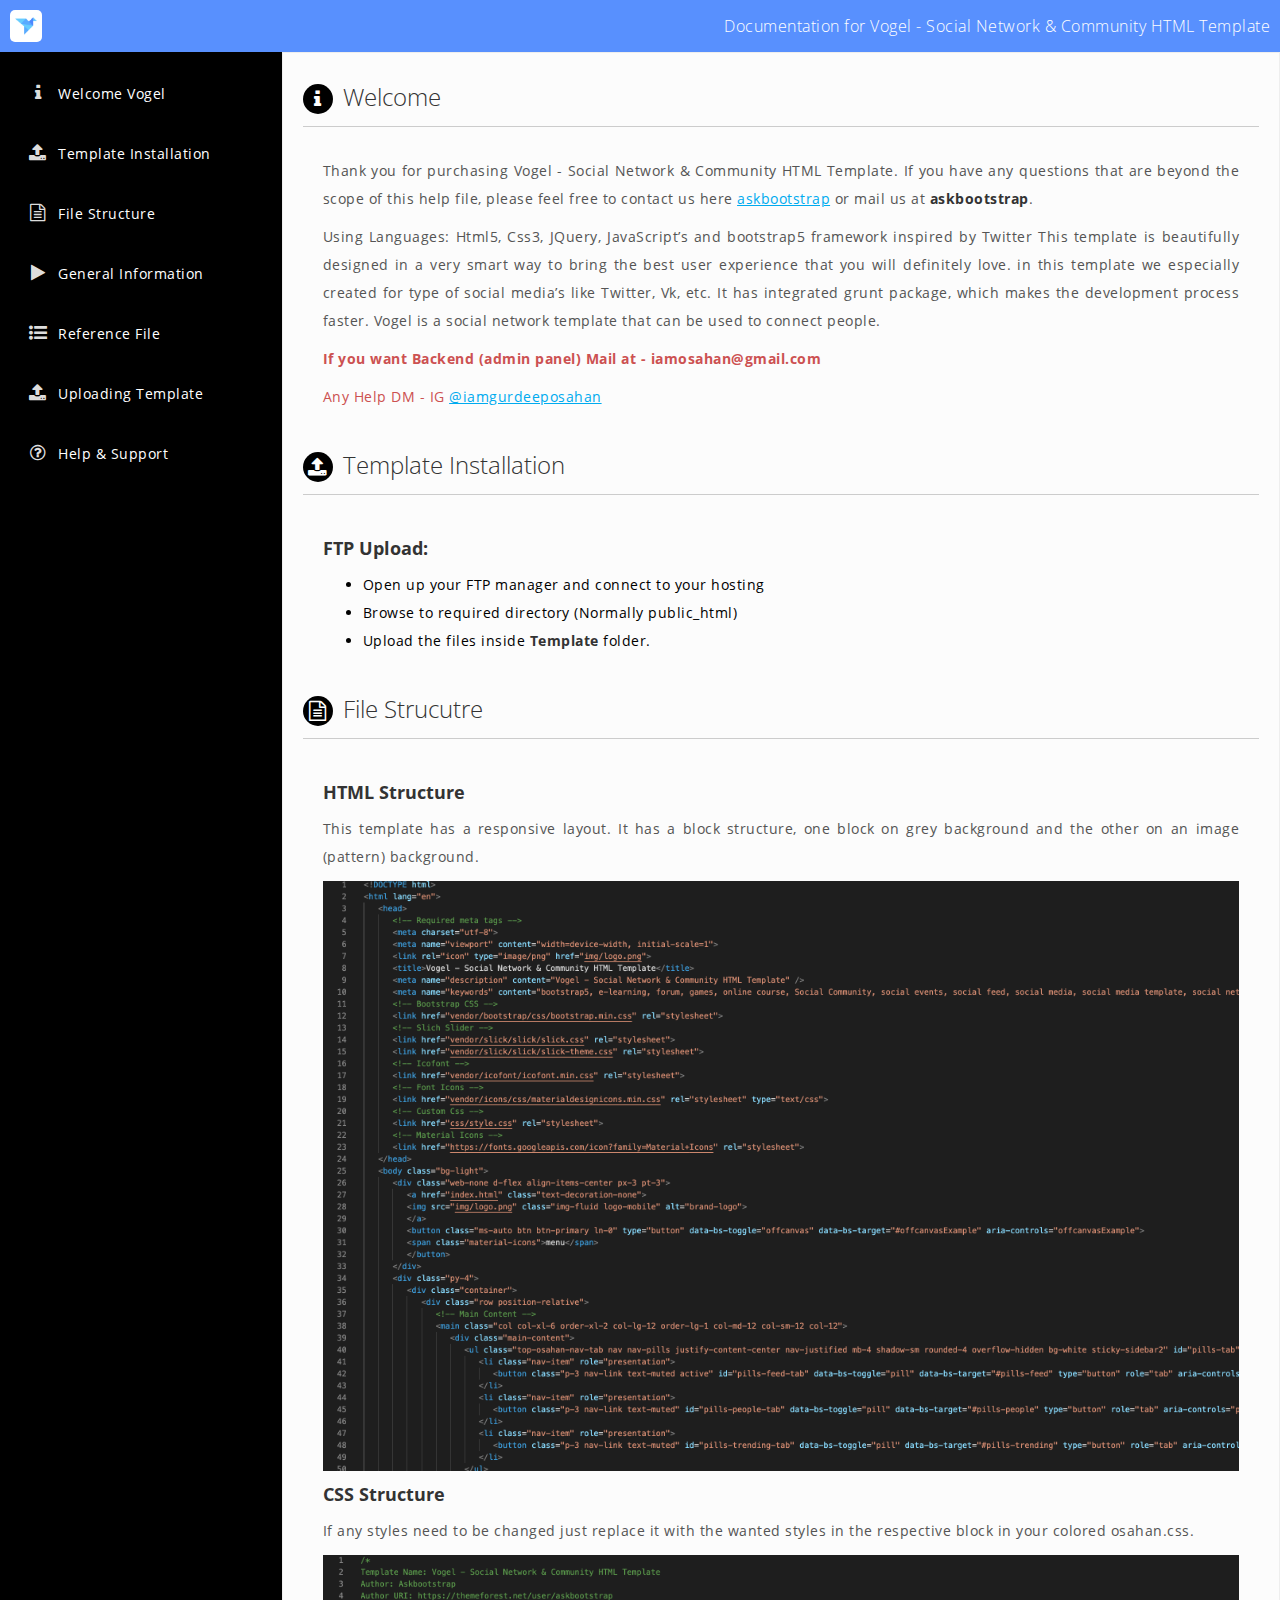
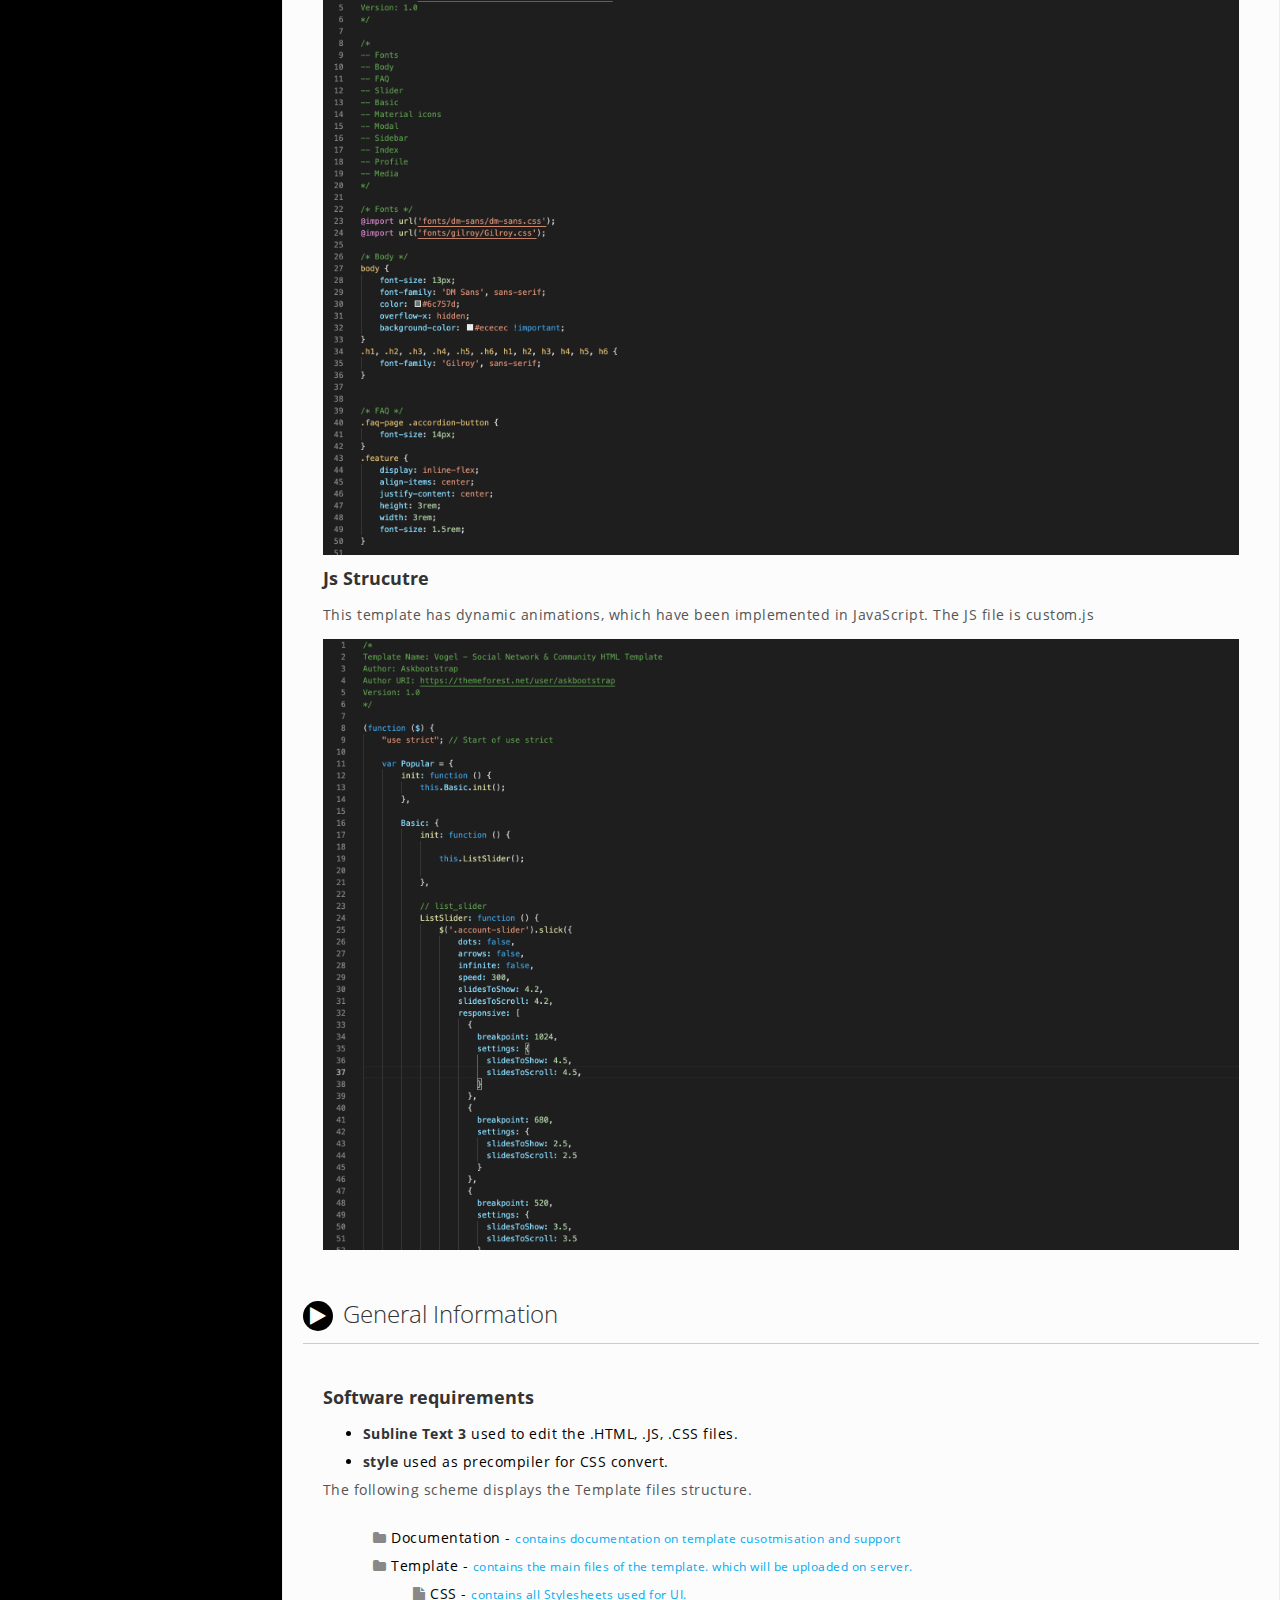
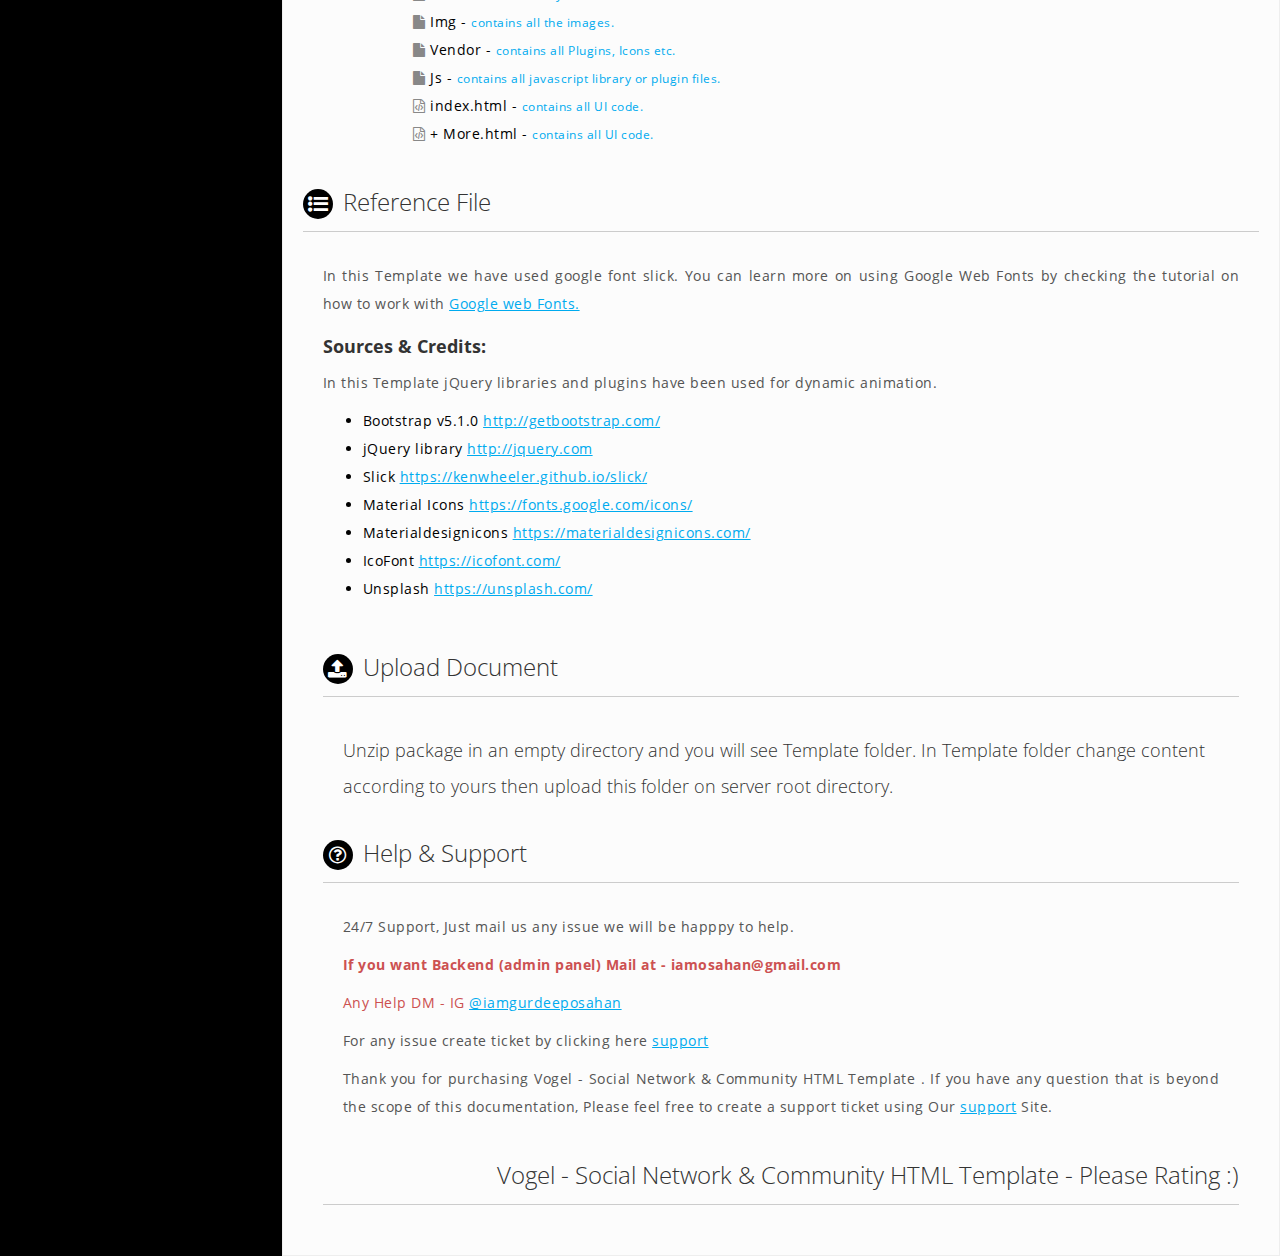
<file: src/documentation/index.html>
<!DOCTYPE html>
<html lang="en">
   <head>
      <meta charset="UTF-8">
      <meta http-equiv="X-UA-Compatible" content="IE=edge">
      <meta name="viewport" content="width=device-width, initial-scale=1.0" />
      <title>Vogel - Social Network & Community HTML Template</title>
      <link rel="icon" type="image/x-icon" href="images/logo.png">
      <link href="http://fonts.googleapis.com/css?family=Open+Sans:400,600" rel="stylesheet">
      <link rel="stylesheet" href="font-awesome/css/font-awesome.min.css">
      <link rel="stylesheet" href="css/prettify.css">
      <link rel="stylesheet" href="css/style.css">
   </head>
   <body>
      <div id="hdr">
         <div class="hdr-inner">
            <img src="images/logo.png" alt="">
            <h1>Documentation for Vogel - Social Network & Community HTML Template</h1>
         </div>
      </div>
      <div class="div-center bdy">
      <div class="tbl">
      <div class="tbl-row">
         <div class="tbl-cell menu-container">
            <ul id="menu">
               <li><a href="#welcome" id="menu-welcome"><i class="fa fa-info"></i>Welcome Vogel</a></li>
               <li><a href="#welcome" id="menu-welcome"><i class="fa fa-upload"></i>Template Installation</a></li>
               <li><a href="#file" id="menu-File" class=""><i class="fa fa-file-text-o"></i>File Structure</a></li>
               <li><a href="#generalinfo" id="menu-generalinfo"><i class="fa fa-play"></i>General Information</a></li>
               <li><a href="#referencefile" id="menu-referencefile"><i class="fa fa-list-ul"></i>Reference File</a></li>
               <li><a href="#upload" id="menu-upload"><i class="fa fa-upload"></i>Uploading Template</a></li>
               <li><a href="#help" id="menu-help"><i class="fa fa-question-circle-o"></i>Help &#38; Support</a></li>
            </ul>
         </div>
         <div class="tbl-cell container">
            <div class="content">
               <div id="welcome" class="main-content">
                  <h2><i class="fa fa-info"></i>Welcome</h2>
                  <div class="content-container">
                     <p>
                        Thank you for purchasing Vogel - Social Network & Community HTML Template. If you have any questions that are beyond the scope of this help file, please feel free to contact us here <a href="https://themeforest.net/user/askbootstrap"
                           target="_blank">askbootstrap</a> or mail us at <b>askbootstrap</b>.
                     </p>
                     <p>
                        Using Languages: Html5, Css3, JQuery, JavaScript’s and bootstrap5 framework inspired by Twitter
                        This template is beautifully designed in a very smart way to bring the best user experience that you will definitely love. in this template we especially created for type of social media’s like Twitter, Vk, etc. It has integrated grunt package, which makes the development process faster. Vogel is a social network template that can be used to connect people.
                     </p>
                     <p><b class="color-red">If you want Backend (admin panel) Mail at - iamosahan@gmail.com</b></p>
                     <p class="color-red">Any Help DM - IG <a target="blank" href="https://www.instagram.com/iamgurdeeposahan/">@iamgurdeeposahan</a></p>
                  </div>
               </div>
               <div id="welcome" class="main-content">
                  <h2><i class="fa fa-upload"></i>Template Installation</h2>
                  <div class="content-container">
                     <h4><b>FTP Upload:</b></h4>
                     <ul>
                        <li>
                           Open up your FTP manager and connect to your hosting
                        </li>
                        <li>
                           Browse to required directory (Normally public_html)
                        </li>
                        <li>
                           Upload the files inside <b>Template</b> folder.
                        </li>
                     </ul>
                  </div>
               </div>
               <div id="file" class="main-content">
                  <h2><i class="fa fa-file-text-o"></i>File Strucutre</h2>
                  <div class="content-container">
                     <h4><b>HTML Structure</b></h4>
                     <p>
                        This template has a responsive layout. It has a block structure, one block on grey background and the other on an image (pattern) background.
                     </p>
                     <div class="strucutre-image">
                        <a href="images/html.png"><img src="images/html.png" alt=""></a>
                     </div>
                     <h4><b>CSS Structure</b></h4>
                     <p> If any styles need to be changed just replace it with the wanted styles in the respective block in your colored osahan.css.</p>
                     <div class="strucutre-image">
                        <a href="images/css.png"><img src="images/css.png" alt=""></a>
                     </div>
                     <h4><b>Js Strucutre</b></h4>
                     <p>
                        This template has dynamic animations, which have been implemented in JavaScript. The JS file is custom.js
                     </p>
                     <div class="strucutre-image">
                        <a href="images/js.png"><img src="images/js.png" alt=""></a>
                     </div>
                  </div>
               </div>
               <div id="generalinfo" class="main-content">
                  <h2><i class="fa fa-play"></i>General Information</h2>
                  <div class="content-container">
                     <h4><b>Software requirements</b></h4>
                     <ul>
                        <li>
                           <b>Subline Text 3</b> used to edit the .HTML, .JS, .CSS files.
                        </li>
                        <li>
                           <b>style </b> used as precompiler for CSS convert.
                        </li>
                     </ul>
                     <p>The following scheme displays the Template files structure.</p>
                     <div class="direcotry">
                        <ul>
                           <li><i class="fa fa-folder"></i>Documentation - <span>contains documentation on template cusotmisation and support</span></li>
                           <li>
                              <i class="fa fa-folder"></i>Template - <span>contains the main files of the template. which will be uploaded on server.</span>
                              <ul>
                                 <li><i class="fa fa-file"></i>CSS - <span>contains all Stylesheets used for UI.</span></li>
                                 <li><i class="fa fa-file"></i>Img - <span>contains all the images.</span></li>
                                 <li><i class="fa fa-file"></i>Vendor - <span>contains all Plugins, Icons etc.</span></li>
                                 <li><i class="fa fa-file"></i>Js - <span>contains all javascript library or plugin files.</span></li>
                                 <li><i class="fa fa-file-code-o"></i>index.html - <span>contains all UI code.</span></li>
                                 <li><i class="fa fa-file-code-o"></i>+ More.html - <span>contains all UI code.</span></li>
                              </ul>
                           </li>
                        </ul>
                     </div>
                  </div>
               </div>
               <div id="referencefile" class="main-content">
                  <h2><i class="fa fa-list-ul"></i>Reference File</h2>
                  <div class="content-container">
                     <p>
                        In this Template we have used google font slick. You can learn more on using Google Web Fonts by checking the tutorial on how to work with
                        <a href="https://developers.google.com/fonts/docs/getting_started" target="_blank">Google web Fonts.</a>
                     </p>
                     <h4><b>Sources & Credits: </b></h4>
                     <p>In this Template jQuery libraries and plugins have been used for dynamic animation.</p>
                     <ul>
                        <li>Bootstrap v5.1.0 <a target="_blank" rel="nofollow" href="http://getbootstrap.com/">http://getbootstrap.com/</a></li>
                        <li>jQuery library <a target="_blank" rel="nofollow" href="http://jquery.com">http://jquery.com</a></li>
                        <li>Slick <a target="_blank" rel="nofollow" href="https://kenwheeler.github.io/slick/">https://kenwheeler.github.io/slick/</a></li>
                        <li>Material Icons <a target="_blank" rel="nofollow" href="https://fonts.google.com/icons/">https://fonts.google.com/icons/</a></li>
                        <li>Materialdesignicons <a target="_blank" rel="nofollow" href="https://materialdesignicons.com/">https://materialdesignicons.com/</a></li>
                        <li>IcoFont <a target="_blank" rel="nofollow" href="https://icofont.com/">https://icofont.com/</a></li>
                        <li>Unsplash <a target="_blank" rel="nofollow" href="https://unsplash.com/">https://unsplash.com/</a></li>
                     </ul>
                  </div>
               </div>
               <div class="main-content">
                  <div class="content-container">
                     <div id="upload" class="main-content">
                        <h2><i class="fa fa-upload"></i>Upload Document</h2>
                        <div class="content-container">
                           <h4>Unzip package in an empty directory and you will see Template folder. In Template folder change content according to yours then upload this folder on server root directory.</h4>
                        </div>
                     </div>
                     <div id="help" class="main-content">
                        <h2><i class="fa fa-question-circle-o"></i>Help &#38; Support</h2>
                        <div class="content-container">
                           <p>24/7 Support, Just mail us any issue we will be happpy to help.</p>
                           <p><b class="color-red">If you want Backend (admin panel) Mail at - iamosahan@gmail.com</b></p>
                           <p class="color-red">Any Help DM - IG <a target="blank" href="https://www.instagram.com/iamgurdeeposahan/">@iamgurdeeposahan</a></p>
                           <p>For any issue create ticket by clicking here <a href="https://themeforest.net/user/askbootstrap" target="_blank">support</a></p>
                           <p>
                              Thank you for purchasing Vogel - Social Network & Community HTML Template . If you have any question that is beyond the scope of this documentation, Please feel free to create a support ticket using Our
                              <a href="https://themeforest.net/user/askbootstrap" target="_blank">support</a> Site.
                           </p>
                        </div>
                     </div>
                     <h2 style="display: block;text-align: right;">Vogel - Social Network & Community HTML Template - Please Rating :)</h2>
                  </div>
               </div>
            </div>
         </div>
      </div>
      <script src="js/jquery.min.js"></script>
      <script type="text/javascript" src="js/prettify/prettify.js"></script>
      <script src="js/jquery-scrolltofixed-min.js"></script>
      <script src="js/jquery.scrollTo.min.js"></script>
      <script src="js/custom.js"></script>
   </body>
</html>
</file>
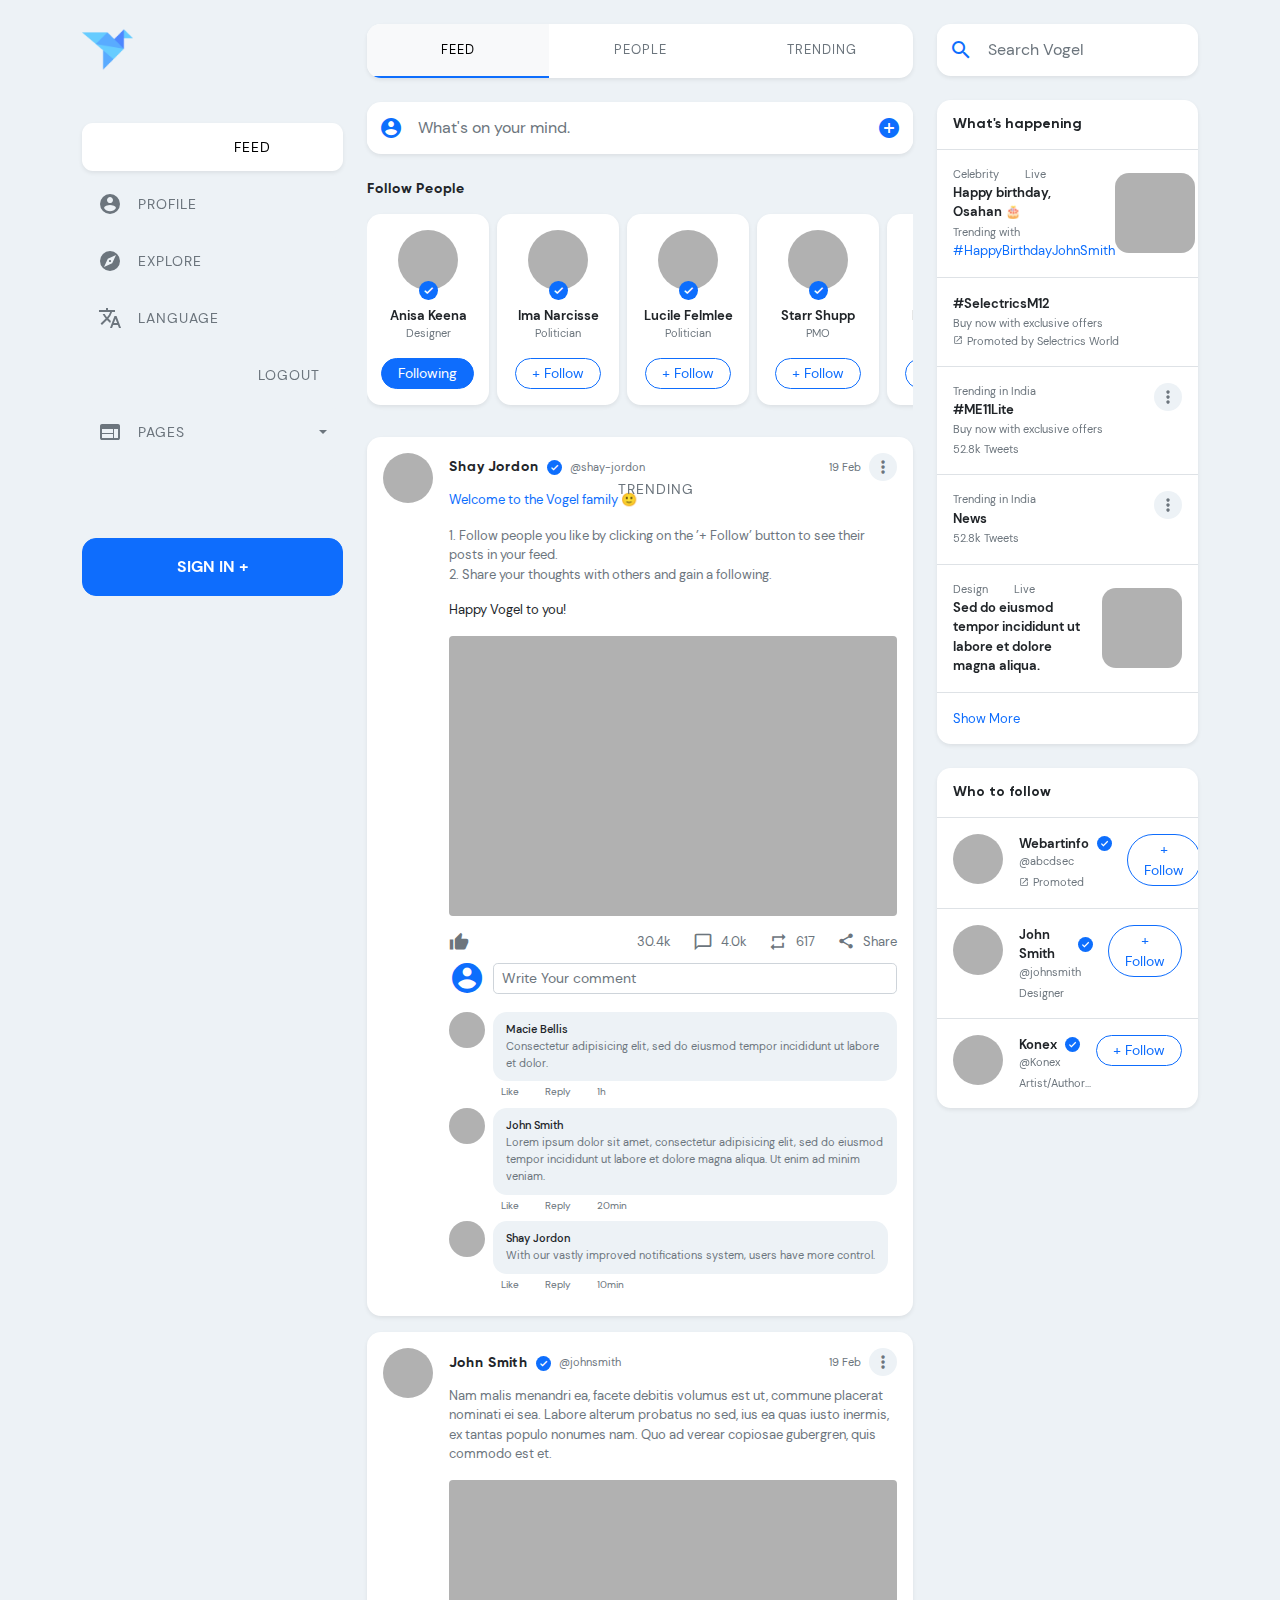
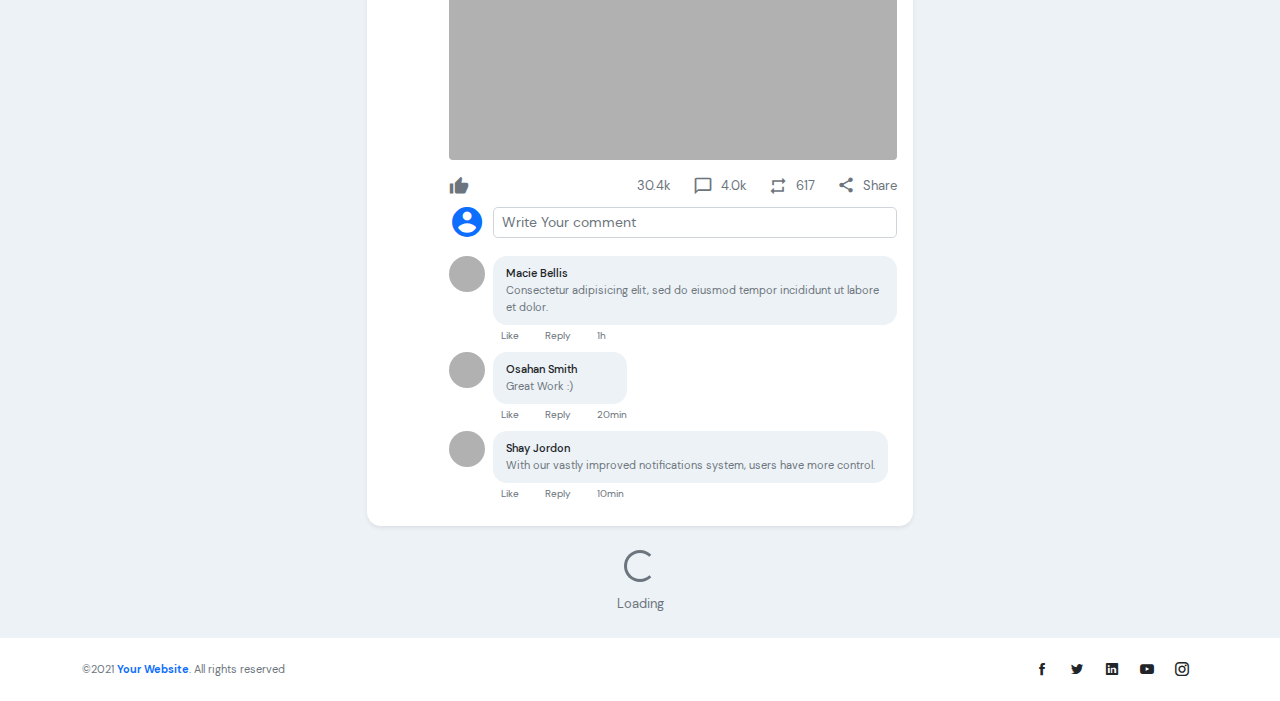
<file: src/template/index.html>
<!DOCTYPE html>
<html lang="en">
   <head>
      <!-- Required meta tags -->
      <meta charset="utf-8">
      <meta name="viewport" content="width=device-width, initial-scale=1">
      <link rel="icon" type="image/png" href="img/logo.png">
      <title>Vogel - Social Network & Community HTML Template</title>
      <meta name="description" content="Vogel - Social Network & Community HTML Template" />
      <meta name="keywords" content="bootstrap5, e-learning, forum, games, online course, Social Community, social events, social feed, social media, social media template, social network html, social sharing, twitter" />
      <!-- Bootstrap CSS -->
      <link href="vendor/bootstrap/css/bootstrap.min.css" rel="stylesheet">
      <!-- Slich Slider -->
      <link href="vendor/slick/slick/slick.css" rel="stylesheet">
      <link href="vendor/slick/slick/slick-theme.css" rel="stylesheet">
      <!-- Icofont -->
      <link href="vendor/icofont/icofont.min.css" rel="stylesheet">
      <!-- Font Icons -->
      <link href="vendor/icons/css/materialdesignicons.min.css" rel="stylesheet" type="text/css">
      <!-- Custom Css -->
      <link href="css/style.css" rel="stylesheet">
      <!-- Material Icons -->
      <link href="https://fonts.googleapis.com/icon?family=Material+Icons" rel="stylesheet">
   </head>
   <body class="bg-light">
      <div class="web-none d-flex align-items-center px-3 pt-3">
         <a href="index.html" class="text-decoration-none">
         <img src="img/logo.png" class="img-fluid logo-mobile" alt="brand-logo">
         </a>
         <button class="ms-auto btn btn-primary ln-0" type="button" data-bs-toggle="offcanvas" data-bs-target="#offcanvasExample" aria-controls="offcanvasExample">
         <span class="material-icons">menu</span>
         </button>
      </div>
      <div class="py-4">
         <div class="container">
            <div class="row position-relative">
               <!-- Main Content -->
               <main class="col col-xl-6 order-xl-2 col-lg-12 order-lg-1 col-md-12 col-sm-12 col-12">
                  <div class="main-content">
                     <ul class="top-osahan-nav-tab nav nav-pills justify-content-center nav-justified mb-4 shadow-sm rounded-4 overflow-hidden bg-white sticky-sidebar2" id="pills-tab" role="tablist">
                        <li class="nav-item" role="presentation">
                           <button class="p-3 nav-link text-muted active" id="pills-feed-tab" data-bs-toggle="pill" data-bs-target="#pills-feed" type="button" role="tab" aria-controls="pills-feed" aria-selected="true">Feed</button>
                        </li>
                        <li class="nav-item" role="presentation">
                           <button class="p-3 nav-link text-muted" id="pills-people-tab" data-bs-toggle="pill" data-bs-target="#pills-people" type="button" role="tab" aria-controls="pills-people" aria-selected="false">People</button>
                        </li>
                        <li class="nav-item" role="presentation">
                           <button class="p-3 nav-link text-muted" id="pills-trending-tab" data-bs-toggle="pill" data-bs-target="#pills-trending" type="button" role="tab" aria-controls="pills-trending" aria-selected="false">Trending</button>
                        </li>
                     </ul>
                     <div class="tab-content" id="pills-tabContent">
                        <div class="tab-pane fade show active" id="pills-feed" role="tabpanel" aria-labelledby="pills-feed-tab">
                           <!-- Post Tab -->
                           <div class="input-group mb-4 shadow-sm rounded-4 overflow-hidden py-2 bg-white" data-bs-toggle="modal" data-bs-target="#postModal">
                              <span class="input-group-text material-icons border-0 bg-white text-primary">account_circle</span>
                              <input type="text" class="form-control border-0 fw-light ps-1" placeholder="What's on your mind.">
                              <a href="#" class="text-decoration-none input-group-text bg-white border-0 material-icons text-primary">add_circle</a>
                           </div>
                           <!-- Follow People -->
                           <div>
                              <div class="d-flex align-items-center justify-content-between mb-1">
                                 <h6 class="mb-0 fw-bold text-body">Follow People</h6>
                                 <a href="#" class="text-dark text-decoration-none material-icons">east</a>
                              </div>
                              <!-- Slider Accounts -->
                              <div class="account-slider">
                                 <!-- Account Item -->
                                 <div class="account-item">
                                    <div class="me-2 bg-white shadow-sm rounded-4 p-3 user-list-item d-flex justify-content-center my-2">
                                       <div class="text-center">
                                          <div class="position-relative d-flex justify-content-center">
                                             <a href="profile.html" class="text-decoration-none">
                                                <img src="img/rmate1.jpg" class="img-fluid rounded-circle mb-3" alt="profile-img">
                                                <div class="position-absolute">
                                                   <span class="material-icons bg-primary small p-1 fw-bold text-white rounded-circle">done</span>
                                                </div>
                                             </a>
                                          </div>
                                          <p class="fw-bold text-dark m-0">Anisa Keena</p>
                                          <p class="small text-muted">Designer</p>
                                          <div class="btn-group" role="group" aria-label="Basic checkbox toggle button group">
                                             <input type="checkbox" class="btn-check" id="btncheck1" checked>
                                             <label class="btn btn-outline-primary btn-sm px-3 rounded-pill" for="btncheck1"><span class="follow">+ Follow</span><span class="following d-none">Following</span></label>
                                          </div>
                                       </div>
                                    </div>
                                 </div>
                                 <!-- Account Item -->
                                 <div class="account-item">
                                    <div class="me-2 bg-white shadow-sm rounded-4 p-3 user-list-item d-flex justify-content-center my-2">
                                       <div class="text-center">
                                          <div class="position-relative d-flex justify-content-center">
                                             <a href="profile.html" class="text-decoration-none">
                                                <img src="img/rmate2.jpg" class="img-fluid rounded-circle mb-3" alt="profile-img">
                                                <div class="position-absolute">
                                                   <span class="material-icons bg-primary small p-1 fw-bold text-white rounded-circle">done</span>
                                                </div>
                                             </a>
                                          </div>
                                          <p class="fw-bold text-dark m-0">Ima Narcisse</p>
                                          <p class="small text-muted">Politician</p>
                                          <div class="btn-group" role="group" aria-label="Basic checkbox toggle button group">
                                             <input type="checkbox" class="btn-check" id="btncheck2">
                                             <label class="btn btn-outline-primary btn-sm px-3 rounded-pill" for="btncheck2"><span class="follow">+ Follow</span><span class="following d-none">Following</span></label>
                                          </div>
                                       </div>
                                    </div>
                                 </div>
                                 <!-- Account Item -->
                                 <div class="account-item">
                                    <div class="me-2 bg-white shadow-sm rounded-4 p-3 user-list-item d-flex justify-content-center my-2">
                                       <div class="text-center">
                                          <div class="position-relative d-flex justify-content-center">
                                             <a href="profile.html" class="text-decoration-none">
                                                <img src="img/rmate3.jpg" class="img-fluid rounded-circle mb-3" alt="profile-img">
                                                <div class="position-absolute">
                                                   <span class="material-icons bg-primary small p-1 fw-bold text-white rounded-circle">done</span>
                                                </div>
                                             </a>
                                          </div>
                                          <p class="fw-bold text-dark m-0">Lucile Felmlee</p>
                                          <p class="small text-muted">Politician</p>
                                          <div class="btn-group" role="group" aria-label="Basic checkbox toggle button group">
                                             <input type="checkbox" class="btn-check" id="btncheck3">
                                             <label class="btn btn-outline-primary btn-sm px-3 rounded-pill" for="btncheck3"><span class="follow">+ Follow</span><span class="following d-none">Following</span></label>
                                          </div>
                                       </div>
                                    </div>
                                 </div>
                                 <!-- Account Item -->
                                 <div class="account-item">
                                    <div class="me-2 bg-white shadow-sm rounded-4 p-3 user-list-item d-flex justify-content-center my-2">
                                       <div class="text-center">
                                          <div class="position-relative d-flex justify-content-center">
                                             <a href="profile.html" class="text-decoration-none">
                                                <img src="img/rmate4.jpg" class="img-fluid rounded-circle mb-3" alt="profile-img">
                                                <div class="position-absolute">
                                                   <span class="material-icons bg-primary small p-1 fw-bold text-white rounded-circle">done</span>
                                                </div>
                                             </a>
                                          </div>
                                          <p class="fw-bold text-dark m-0">Starr Shupp</p>
                                          <p class="small text-muted">PMO</p>
                                          <div class="btn-group" role="group" aria-label="Basic checkbox toggle button group">
                                             <input type="checkbox" class="btn-check" id="btncheck4">
                                             <label class="btn btn-outline-primary btn-sm px-3 rounded-pill" for="btncheck4"><span class="follow">+ Follow</span><span class="following d-none">Following</span></label>
                                          </div>
                                       </div>
                                    </div>
                                 </div>
                                 <!-- Account Item -->
                                 <div class="account-item">
                                    <div class="me-2 bg-white shadow-sm rounded-4 p-3 user-list-item d-flex justify-content-center my-2">
                                       <div class="text-center">
                                          <div class="position-relative d-flex justify-content-center">
                                             <a href="profile.html" class="text-decoration-none">
                                                <img src="img/rmate1.jpg" class="img-fluid rounded-circle mb-3" alt="profile-img">
                                                <div class="position-absolute">
                                                   <span class="material-icons bg-primary small p-1 fw-bold text-white rounded-circle">done</span>
                                                </div>
                                             </a>
                                          </div>
                                          <p class="fw-bold text-dark m-0">Macie Bellis</p>
                                          <p class="small text-muted">Artist</p>
                                          <div class="btn-group" role="group" aria-label="Basic checkbox toggle button group">
                                             <input type="checkbox" class="btn-check" id="btncheck5">
                                             <label class="btn btn-outline-primary btn-sm px-3 rounded-pill" for="btncheck5"><span class="follow">+ Follow</span><span class="following d-none">Following</span></label>
                                          </div>
                                       </div>
                                    </div>
                                 </div>
                                 <!-- Account Item -->
                                 <div class="account-item">
                                    <div class="me-2 bg-white shadow-sm rounded-4 p-3 user-list-item d-flex justify-content-center my-2">
                                       <div class="text-center">
                                          <div class="position-relative d-flex justify-content-center">
                                             <a href="profile.html" class="text-decoration-none">
                                                <img src="img/rmate2.jpg" class="img-fluid rounded-circle mb-3" alt="profile-img">
                                                <div class="position-absolute">
                                                   <span class="material-icons bg-primary small p-1 fw-bold text-white rounded-circle">done</span>
                                                </div>
                                             </a>
                                          </div>
                                          <p class="fw-bold text-dark m-0">Shane Crays</p>
                                          <p class="small text-muted">Politician</p>
                                          <div class="btn-group" role="group" aria-label="Basic checkbox toggle button group">
                                             <input type="checkbox" class="btn-check" id="btncheck6">
                                             <label class="btn btn-outline-primary btn-sm px-3 rounded-pill" for="btncheck6"><span class="follow">+ Follow</span><span class="following d-none">Following</span></label>
                                          </div>
                                       </div>
                                    </div>
                                 </div>
                                 <!-- Account Item -->
                                 <div class="account-item">
                                    <div class="me-2 bg-white shadow-sm rounded-4 p-3 user-list-item d-flex justify-content-center my-2">
                                       <div class="text-center">
                                          <div class="position-relative d-flex justify-content-center">
                                             <a href="profile.html" class="text-decoration-none">
                                                <img src="img/rmate3.jpg" class="img-fluid rounded-circle mb-3" alt="profile-img">
                                                <div class="position-absolute">
                                                   <span class="material-icons bg-primary small p-1 fw-bold text-white rounded-circle">done</span>
                                                </div>
                                             </a>
                                          </div>
                                          <p class="fw-bold text-dark m-0">Shay Jordon</p>
                                          <p class="small text-muted">Journalist</p>
                                          <div class="btn-group" role="group" aria-label="Basic checkbox toggle button group">
                                             <input type="checkbox" class="btn-check" id="btncheck7">
                                             <label class="btn btn-outline-primary btn-sm px-3 rounded-pill" for="btncheck7"><span class="follow">+ Follow</span><span class="following d-none">Following</span></label>
                                          </div>
                                       </div>
                                    </div>
                                 </div>
                              </div>
                              <!-- Feeds -->
                              <div class="pt-4 feeds">
                                 <!-- Feed Item -->
                                 <div class="bg-white p-3 feed-item rounded-4 mb-3 shadow-sm">
                                    <div class="d-flex">
                                       <img src="img/rmate2.jpg" class="img-fluid rounded-circle user-img" alt="profile-img">
                                       <div class="d-flex ms-3 align-items-start w-100">
                                          <div class="w-100">
                                             <div class="d-flex align-items-center justify-content-between">
                                                <a href="profile.html" class="text-decoration-none d-flex align-items-center">
                                                   <h6 class="fw-bold mb-0 text-body">Shay Jordon</h6>
                                                   <span class="ms-2 material-icons bg-primary p-0 md-16 fw-bold text-white rounded-circle ov-icon">done</span>
                                                   <small class="text-muted ms-2">@shay-jordon</small>
                                                </a>
                                                <div class="d-flex align-items-center small">
                                                   <p class="text-muted mb-0">19 Feb</p>
                                                   <div class="dropdown">
                                                      <a href="#" class="text-muted text-decoration-none material-icons ms-2 md-20 rounded-circle bg-light p-1" id="dropdownMenuButton1" data-bs-toggle="dropdown" aria-expanded="false">more_vert</a>
                                                      <ul class="dropdown-menu fs-13 dropdown-menu-end" aria-labelledby="dropdownMenuButton1">
                                                         <li><a class="dropdown-item text-muted" href="#"><span class="material-icons md-13 me-1">edit</span>Edit</a></li>
                                                         <li><a class="dropdown-item text-muted" href="#"><span class="material-icons md-13 me-1">delete</span>Delete</a></li>
                                                         <li><a class="dropdown-item text-muted" href="#"><span class="material-icons md-13 me-1 ltsp-n5">arrow_back_ios arrow_forward_ios</span>Embed Vogel</a></li>
                                                         <li><a class="dropdown-item text-muted d-flex align-items-center" href="#"><span class="material-icons md-13 me-1">share</span>Share via another apps</a></li>
                                                      </ul>
                                                   </div>
                                                </div>
                                             </div>
                                             <div class="my-2">
                                                <p class="mb-3 text-primary">Welcome to the Vogel family 🙂</p>
                                                <ul class="list-unstyled mb-3">
                                                   <li>1. Follow people you like by clicking on the ’+ Follow’ button to see their posts in your feed.</li>
                                                   <li>2. Share your thoughts with others and gain a following.</li>
                                                </ul>
                                                <p class="text-dark">Happy Vogel to you!</p>
                                                <a href="#" class="text-decoration-none" data-bs-toggle="modal" data-bs-target="#commentModal">
                                                <img src="img/post1.png" class="img-fluid rounded mb-3" alt="post-img">
                                                </a>
                                                <div class="d-flex align-items-center justify-content-between mb-2">
                                                   <div>
                                                      <a href="#" class="text-muted text-decoration-none d-flex align-items-start fw-light"><span class="material-icons md-20 me-2">thumb_up_off_alt</span><span>30.4k</span></a>
                                                   </div>
                                                   <div>
                                                      <a href="#" class="text-muted text-decoration-none d-flex align-items-start fw-light"><span class="material-icons md-20 me-2">chat_bubble_outline</span><span>4.0k</span></a>
                                                   </div>
                                                   <div>
                                                      <a href="#" class="text-muted text-decoration-none d-flex align-items-start fw-light"><span class="material-icons md-20 me-2">repeat</span><span>617</span></a>
                                                   </div>
                                                   <div>
                                                      <a href="#" class="text-muted text-decoration-none d-flex align-items-start fw-light"><span class="material-icons md-18 me-2">share</span><span>Share</span></a>
                                                   </div>
                                                </div>
                                                <div class="d-flex align-items-center mb-3" data-bs-toggle="modal" data-bs-target="#commentModal">
                                                   <span class="material-icons bg-white border-0 text-primary pe-2 md-36">account_circle</span>
                                                   <input type="text" class="form-control form-control-sm rounded-3 fw-light" placeholder="Write Your comment">
                                                </div>
                                                <div class="comments">
                                                   <div class="d-flex mb-2">
                                                      <a href="#" class="text-dark text-decoration-none" data-bs-toggle="modal" data-bs-target="#commentModal">
                                                      <img src="img/rmate1.jpg" class="img-fluid rounded-circle" alt="commenters-img">
                                                      </a>
                                                      <div class="ms-2 small">
                                                         <a href="#" class="text-dark text-decoration-none" data-bs-toggle="modal" data-bs-target="#commentModal">
                                                            <div class="bg-light px-3 py-2 rounded-4 mb-1 chat-text">
                                                               <p class="fw-500 mb-0">Macie Bellis</p>
                                                               <span class="text-muted">Consectetur adipisicing elit, sed do eiusmod tempor incididunt ut labore et dolor.</span>
                                                            </div>
                                                         </a>
                                                         <div class="d-flex align-items-center ms-2">
                                                            <a href="#" class="small text-muted text-decoration-none">Like</a>
                                                            <span class="fs-3 text-muted material-icons mx-1">circle</span>
                                                            <a href="#" class="small text-muted text-decoration-none">Reply</a>
                                                            <span class="fs-3 text-muted material-icons mx-1">circle</span>
                                                            <span class="small text-muted">1h</span>
                                                         </div>
                                                      </div>
                                                   </div>
                                                   <div class="d-flex mb-2">
                                                      <a href="#" class="text-dark text-decoration-none" data-bs-toggle="modal" data-bs-target="#commentModal">
                                                      <img src="img/rmate3.jpg" class="img-fluid rounded-circle" alt="commenters-img">
                                                      </a>
                                                      <div class="ms-2 small">
                                                         <a href="#" class="text-dark text-decoration-none" data-bs-toggle="modal" data-bs-target="#commentModal">
                                                            <div class="bg-light px-3 py-2 rounded-4 mb-1 chat-text">
                                                               <p class="fw-500 mb-0">John Smith</p>
                                                               <span class="text-muted">Lorem ipsum dolor sit amet, consectetur adipisicing elit, sed do eiusmod tempor incididunt ut labore et dolore magna aliqua. Ut enim ad minim veniam.</span>
                                                            </div>
                                                         </a>
                                                         <div class="d-flex align-items-center ms-2">
                                                            <a href="#" class="small text-muted text-decoration-none">Like</a>
                                                            <span class="fs-3 text-muted material-icons mx-1">circle</span>
                                                            <a href="#" class="small text-muted text-decoration-none">Reply</a>
                                                            <span class="fs-3 text-muted material-icons mx-1">circle</span>
                                                            <span class="small text-muted">20min</span>
                                                         </div>
                                                      </div>
                                                   </div>
                                                   <div class="d-flex mb-2">
                                                      <a href="#" class="text-dark text-decoration-none" data-bs-toggle="modal" data-bs-target="#commentModal">
                                                      <img src="img/rmate2.jpg" class="img-fluid rounded-circle" alt="commenters-img">
                                                      </a>
                                                      <div class="ms-2 small">
                                                         <a href="#" class="text-dark text-decoration-none" data-bs-toggle="modal" data-bs-target="#commentModal">
                                                            <div class="bg-light px-3 py-2 rounded-4 mb-1 chat-text">
                                                               <p class="fw-500 mb-0">Shay Jordon</p>
                                                               <span class="text-muted">With our vastly improved notifications system, users have more control.</span>
                                                            </div>
                                                         </a>
                                                         <div class="d-flex align-items-center ms-2">
                                                            <a href="#" class="small text-muted text-decoration-none">Like</a>
                                                            <span class="fs-3 text-muted material-icons mx-1">circle</span>
                                                            <a href="#" class="small text-muted text-decoration-none">Reply</a>
                                                            <span class="fs-3 text-muted material-icons mx-1">circle</span>
                                                            <span class="small text-muted">10min</span>
                                                         </div>
                                                      </div>
                                                   </div>
                                                </div>
                                             </div>
                                          </div>
                                       </div>
                                    </div>
                                 </div>
                                 <!-- Feed Item -->
                                 <div class="bg-white p-3 feed-item rounded-4 mb-3 shadow-sm">
                                    <div class="d-flex">
                                       <img src="img/rmate4.jpg" class="img-fluid rounded-circle user-img" alt="profile-img">
                                       <div class="d-flex ms-3 align-items-start w-100">
                                          <div class="w-100">
                                             <div class="d-flex align-items-center justify-content-between">
                                                <a href="profile.html" class="text-decoration-none d-flex align-items-center">
                                                   <h6 class="fw-bold mb-0 text-body">John Smith</h6>
                                                   <span class="ms-2 material-icons bg-primary p-0 md-16 fw-bold text-white rounded-circle ov-icon">done</span>
                                                   <small class="text-muted ms-2">@johnsmith</small>
                                                </a>
                                                <div class="d-flex align-items-center small">
                                                   <p class="text-muted mb-0">19 Feb</p>
                                                   <div class="dropdown">
                                                      <a href="#" class="text-muted text-decoration-none material-icons ms-2 md-20 rounded-circle bg-light p-1" id="dropdownMenuButton2" data-bs-toggle="dropdown" aria-expanded="false">more_vert</a>
                                                      <ul class="dropdown-menu fs-13 dropdown-menu-end" aria-labelledby="dropdownMenuButton2">
                                                         <li><a class="dropdown-item text-muted" href="#"><span class="material-icons md-13 me-1">edit</span>Edit</a></li>
                                                         <li><a class="dropdown-item text-muted" href="#"><span class="material-icons md-13 me-1">delete</span>Delete</a></li>
                                                         <li><a class="dropdown-item text-muted" href="#"><span class="material-icons md-13 me-1 ltsp-n5">arrow_back_ios arrow_forward_ios</span>Embed Vogel</a></li>
                                                         <li><a class="dropdown-item text-muted d-flex align-items-center" href="#"><span class="material-icons md-13 me-1">share</span>Share via another apps</a></li>
                                                      </ul>
                                                   </div>
                                                </div>
                                             </div>
                                             <div class="my-2">
                                                <p>Nam malis menandri ea, facete debitis volumus est ut, commune placerat nominati ei sea. Labore alterum probatus no sed, ius ea quas iusto inermis, ex tantas populo nonumes nam. Quo ad verear copiosae gubergren, quis commodo est et. </p>
                                                <a href="#" class="text-decoration-none" data-bs-toggle="modal" data-bs-target="#commentModal">
                                                <img src="img/post2.png" class="img-fluid rounded mb-3" alt="post-img">
                                                </a>
                                                <div class="d-flex align-items-center justify-content-between mb-2">
                                                   <div>
                                                      <a href="#" class="text-muted text-decoration-none d-flex align-items-start fw-light"><span class="material-icons md-20 me-2">thumb_up_off_alt</span><span>30.4k</span></a>
                                                   </div>
                                                   <div>
                                                      <a href="#" class="text-muted text-decoration-none d-flex align-items-start fw-light"><span class="material-icons md-20 me-2">chat_bubble_outline</span><span>4.0k</span></a>
                                                   </div>
                                                   <div>
                                                      <a href="#" class="text-muted text-decoration-none d-flex align-items-start fw-light"><span class="material-icons md-20 me-2">repeat</span><span>617</span></a>
                                                   </div>
                                                   <div>
                                                      <a href="#" class="text-muted text-decoration-none d-flex align-items-start fw-light"><span class="material-icons md-18 me-2">share</span><span>Share</span></a>
                                                   </div>
                                                </div>
                                                <div class="d-flex align-items-center mb-3" data-bs-toggle="modal" data-bs-target="#commentModal">
                                                   <span class="material-icons bg-white border-0 text-primary pe-2 md-36">account_circle</span>
                                                   <input type="text" class="form-control form-control-sm rounded-3 fw-light" placeholder="Write Your comment">
                                                </div>
                                                <div class="comments">
                                                   <div class="d-flex mb-2">
                                                      <a href="#" class="text-dark text-decoration-none" data-bs-toggle="modal" data-bs-target="#commentModal">
                                                      <img src="img/rmate1.jpg" class="img-fluid rounded-circle" alt="commenters-img">
                                                      </a>
                                                      <div class="ms-2 small">
                                                         <a href="#" class="text-dark text-decoration-none" data-bs-toggle="modal" data-bs-target="#commentModal">
                                                            <div class="bg-light px-3 py-2 rounded-4 mb-1 chat-text">
                                                               <p class="fw-500 mb-0">Macie Bellis</p>
                                                               <span class="text-muted">Consectetur adipisicing elit, sed do eiusmod tempor incididunt ut labore et dolor.</span>
                                                            </div>
                                                         </a>
                                                         <div class="d-flex align-items-center ms-2">
                                                            <a href="#" class="small text-muted text-decoration-none">Like</a>
                                                            <span class="fs-3 text-muted material-icons mx-1">circle</span>
                                                            <a href="#" class="small text-muted text-decoration-none">Reply</a>
                                                            <span class="fs-3 text-muted material-icons mx-1">circle</span>
                                                            <span class="small text-muted">1h</span>
                                                         </div>
                                                      </div>
                                                   </div>
                                                   <div class="d-flex mb-2">
                                                      <a href="#" class="text-dark text-decoration-none" data-bs-toggle="modal" data-bs-target="#commentModal">
                                                      <img src="img/rmate3.jpg" class="img-fluid rounded-circle" alt="commenters-img">
                                                      </a>
                                                      <div class="ms-2 small">
                                                         <a href="#" class="text-dark text-decoration-none" data-bs-toggle="modal" data-bs-target="#commentModal">
                                                            <div class="bg-light px-3 py-2 rounded-4 mb-1 chat-text">
                                                               <p class="fw-500 mb-0">Osahan Smith</p>
                                                               <span class="text-muted">Great Work :)</span>
                                                            </div>
                                                         </a>
                                                         <div class="d-flex align-items-center ms-2">
                                                            <a href="#" class="small text-muted text-decoration-none">Like</a>
                                                            <span class="fs-3 text-muted material-icons mx-1">circle</span>
                                                            <a href="#" class="small text-muted text-decoration-none">Reply</a>
                                                            <span class="fs-3 text-muted material-icons mx-1">circle</span>
                                                            <span class="small text-muted">20min</span>
                                                         </div>
                                                      </div>
                                                   </div>
                                                   <div class="d-flex mb-2">
                                                      <a href="#" class="text-dark text-decoration-none" data-bs-toggle="modal" data-bs-target="#commentModal">
                                                      <img src="img/rmate2.jpg" class="img-fluid rounded-circle" alt="commenters-img">
                                                      </a>
                                                      <div class="ms-2 small">
                                                         <a href="#" class="text-dark text-decoration-none" data-bs-toggle="modal" data-bs-target="#commentModal">
                                                            <div class="bg-light px-3 py-2 rounded-4 mb-1 chat-text">
                                                               <p class="fw-500 mb-0">Shay Jordon</p>
                                                               <span class="text-muted">With our vastly improved notifications system, users have more control.</span>
                                                            </div>
                                                         </a>
                                                         <div class="d-flex align-items-center ms-2">
                                                            <a href="#" class="small text-muted text-decoration-none">Like</a>
                                                            <span class="fs-3 text-muted material-icons mx-1">circle</span>
                                                            <a href="#" class="small text-muted text-decoration-none">Reply</a>
                                                            <span class="fs-3 text-muted material-icons mx-1">circle</span>
                                                            <span class="small text-muted">10min</span>
                                                         </div>
                                                      </div>
                                                   </div>
                                                </div>
                                             </div>
                                          </div>
                                       </div>
                                    </div>
                                 </div>
                              </div>
                           </div>
                        </div>
                        <div class="tab-pane fade" id="pills-people" role="tabpanel" aria-labelledby="pills-people-tab">
                           <h6 class="mb-3 fw-bold text-body">People you can follow</h6>
                           <div class="bg-white rounded-4 overflow-hidden mb-4 shadow-sm">
                              <!-- Account Item -->
                              <a href="profile.html" class="p-3 border-bottom d-flex text-dark text-decoration-none account-item pf-item">
                                 <img src="img/rmate5.jpg" class="img-fluid rounded-circle me-3" alt="profile-img">
                                 <div>
                                    <p class="fw-bold mb-0 pe-3 d-flex align-items-center">Webartinfo <span class="ms-2 material-icons bg-primary p-0 md-16 fw-bold text-white rounded-circle ov-icon">done</span></p>
                                    <div class="text-muted fw-light">
                                       <p class="mb-1 small">@abcdsec</p>
                                       <span class="text-muted d-flex align-items-center small"><span class="material-icons me-1 small">open_in_new</span>Promoted</span>
                                    </div>
                                 </div>
                                 <div class="ms-auto">
                                    <span class="btn btn-outline-primary btn-sm px-3 rounded-pill">+ Follow</span>
                                 </div>
                              </a>
                              <!-- Account Item -->
                              <a href="profile.html" class="p-3 border-bottom d-flex text-dark text-decoration-none account-item pf-item">
                                 <img src="img/rmate4.jpg" class="img-fluid rounded-circle me-3" alt="profile-img">
                                 <div>
                                    <p class="fw-bold mb-0 pe-3 d-flex align-items-center">John Smith <span class="ms-2 material-icons bg-primary p-0 md-16 fw-bold text-white rounded-circle ov-icon">done</span></p>
                                    <div>
                                       <p class="fw-light text-muted mb-1 small">@johnsmith</p>
                                       <span class="d-flex align-items-center small">Designer</span>
                                    </div>
                                 </div>
                                 <div class="ms-auto">
                                    <span class="btn btn-outline-primary btn-sm px-3 rounded-pill">+ Follow</span>
                                 </div>
                              </a>
                              <!-- Account Item -->
                              <a href="profile.html" class="p-3 d-flex text-dark text-decoration-none account-item pf-item">
                                 <img src="img/rmate3.jpg" class="img-fluid rounded-circle me-3" alt="profile-img">
                                 <div>
                                    <p class="fw-bold mb-0 pe-3 d-flex align-items-center">Konex <span class="ms-2 material-icons bg-primary p-0 md-16 fw-bold text-white rounded-circle ov-icon">done</span></p>
                                    <div>
                                       <p class="text-muted fw-light mb-1 small">@Konex</p>
                                       <span class="d-flex align-items-center small">Artist/Author/Motivational Speaker</span>
                                    </div>
                                 </div>
                                 <div class="ms-auto">
                                    <span class="btn btn-outline-primary btn-sm px-3 rounded-pill">+ Follow</span>
                                 </div>
                              </a>
                           </div>
                           <h6 class="mb-3 fw-bold text-body">Popular</h6>
                           <div class="bg-white rounded-4 overflow-hidden mb-4 shadow-sm">
                              <!-- Account Item -->
                              <a href="profile.html" class="p-3 border-bottom d-flex text-dark text-decoration-none account-item pf-item">
                                 <img src="img/rmate2.jpg" class="img-fluid rounded-circle me-3" alt="profile-img">
                                 <div>
                                    <p class="fw-bold mb-0 pe-3 d-flex align-items-center">Anushuka Shetty <span class="ms-2 material-icons bg-primary p-0 md-16 fw-bold text-white rounded-circle ov-icon">done</span></p>
                                    <div class="text-muted fw-light">
                                       <p class="mb-1 small">@anushuka</p>
                                       <span class="text-muted d-flex align-items-center small"><span class="material-icons me-1 small">open_in_new</span>Promoted</span>
                                    </div>
                                 </div>
                                 <div class="ms-auto">
                                    <span class="btn btn-outline-primary btn-sm px-3 rounded-pill">+ Follow</span>
                                 </div>
                              </a>
                              <!-- Account Item -->
                              <a href="profile.html" class="p-3 border-bottom d-flex text-dark text-decoration-none account-item pf-item">
                                 <img src="img/rmate4.jpg" class="img-fluid rounded-circle me-3" alt="profile-img">
                                 <div>
                                    <p class="fw-bold mb-0 pe-3 d-flex align-items-center">John Smith <span class="ms-2 material-icons bg-primary p-0 md-16 fw-bold text-white rounded-circle ov-icon">done</span></p>
                                    <div>
                                       <p class="fw-light text-muted mb-1 small">@johnsmith</p>
                                       <span class="d-flex align-items-center small">Actress</span>
                                    </div>
                                 </div>
                                 <div class="ms-auto">
                                    <span class="btn btn-outline-primary btn-sm px-3 rounded-pill">+ Follow</span>
                                 </div>
                              </a>
                              <!-- Account Item -->
                              <a href="profile.html" class="p-3 d-flex text-dark text-decoration-none account-item pf-item">
                                 <img src="img/rmate6.jpg" class="img-fluid rounded-circle me-3" alt="profile-img">
                                 <div>
                                    <p class="fw-bold mb-0 pe-3 d-flex align-items-center">William Smith <span class="ms-2 material-icons bg-primary p-0 md-16 fw-bold text-white rounded-circle ov-icon">done</span></p>
                                    <div>
                                       <p class="text-muted fw-light mb-1 small">@williamsmith</p>
                                       <span class="d-flex align-items-center small">Motivational Speaker</span>
                                    </div>
                                 </div>
                                 <div class="ms-auto">
                                    <span class="btn btn-outline-primary btn-sm px-3 rounded-pill">+ Follow</span>
                                 </div>
                              </a>
                           </div>
                           <h6 class="mb-3 fw-bold text-body">News Papers & Channels</h6>
                           <div class="bg-white rounded-4 overflow-hidden mb-4 shadow-sm">
                              <!-- Account Item -->
                              <a href="profile.html" class="p-3 border-bottom d-flex text-dark text-decoration-none account-item pf-item">
                                 <img src="img/rmate5.jpg" class="img-fluid rounded-circle me-3" alt="profile-img">
                                 <div>
                                    <p class="fw-bold mb-0 pe-3 d-flex align-items-center">Webartinfo <span class="ms-2 material-icons bg-primary p-0 md-16 fw-bold text-white rounded-circle ov-icon">done</span></p>
                                    <div class="text-muted fw-light">
                                       <p class="mb-1 small">@abcdsec</p>
                                       <span class="text-muted d-flex align-items-center small"><span class="material-icons me-1 small">open_in_new</span>Promoted</span>
                                    </div>
                                 </div>
                                 <div class="ms-auto">
                                    <span class="btn btn-outline-primary btn-sm px-3 rounded-pill">+ Follow</span>
                                 </div>
                              </a>
                              <!-- Account Item -->
                              <a href="profile.html" class="p-3 border-bottom d-flex text-dark text-decoration-none account-item pf-item">
                                 <img src="img/rmate4.jpg" class="img-fluid rounded-circle me-3" alt="profile-img">
                                 <div>
                                    <p class="fw-bold mb-0 pe-3 d-flex align-items-center">John Smith <span class="ms-2 material-icons bg-primary p-0 md-16 fw-bold text-white rounded-circle ov-icon">done</span></p>
                                    <div>
                                       <p class="fw-light text-muted mb-1 small">@johnsmith</p>
                                       <span class="d-flex align-items-center small">Designer</span>
                                    </div>
                                 </div>
                                 <div class="ms-auto">
                                    <span class="btn btn-outline-primary btn-sm px-3 rounded-pill">+ Follow</span>
                                 </div>
                              </a>
                              <!-- Account Item -->
                              <a href="profile.html" class="p-3 d-flex text-dark text-decoration-none account-item pf-item">
                                 <img src="img/rmate3.jpg" class="img-fluid rounded-circle me-3" alt="profile-img">
                                 <div>
                                    <p class="fw-bold mb-0 pe-3 d-flex align-items-center">Konex <span class="ms-2 material-icons bg-primary p-0 md-16 fw-bold text-white rounded-circle ov-icon">done</span></p>
                                    <div>
                                       <p class="text-muted fw-light mb-1 small">@Konex</p>
                                       <span class="d-flex align-items-center small">Artist/Author/Motivational Speaker</span>
                                    </div>
                                 </div>
                                 <div class="ms-auto">
                                    <span class="btn btn-outline-primary btn-sm px-3 rounded-pill">+ Follow</span>
                                 </div>
                              </a>
                           </div>
                           <h6 class="mb-3 fw-bold text-body">Politicians</h6>
                           <div class="bg-white rounded-4 overflow-hidden mb-4 shadow-sm">
                              <!-- Account Item -->
                              <a href="profile.html" class="p-3 border-bottom d-flex text-dark text-decoration-none account-item pf-item">
                                 <img src="img/rmate2.jpg" class="img-fluid rounded-circle me-3" alt="profile-img">
                                 <div>
                                    <p class="fw-bold mb-0 pe-3 d-flex align-items-center">Anushuka Shetty <span class="ms-2 material-icons bg-primary p-0 md-16 fw-bold text-white rounded-circle ov-icon">done</span></p>
                                    <div class="text-muted fw-light">
                                       <p class="mb-1 small">@anushuka</p>
                                       <span class="text-muted d-flex align-items-center small"><span class="material-icons me-1 small">open_in_new</span>Promoted</span>
                                    </div>
                                 </div>
                                 <div class="ms-auto">
                                    <span class="btn btn-outline-primary btn-sm px-3 rounded-pill">+ Follow</span>
                                 </div>
                              </a>
                              <!-- Account Item -->
                              <a href="profile.html" class="p-3 border-bottom d-flex text-dark text-decoration-none account-item pf-item">
                                 <img src="img/rmate4.jpg" class="img-fluid rounded-circle me-3" alt="profile-img">
                                 <div>
                                    <p class="fw-bold mb-0 pe-3 d-flex align-items-center">John Smith <span class="ms-2 material-icons bg-primary p-0 md-16 fw-bold text-white rounded-circle ov-icon">done</span></p>
                                    <div>
                                       <p class="fw-light text-muted mb-1 small">@johnsmith</p>
                                       <span class="d-flex align-items-center small">Actress</span>
                                    </div>
                                 </div>
                                 <div class="ms-auto">
                                    <span class="btn btn-outline-primary btn-sm px-3 rounded-pill">+ Follow</span>
                                 </div>
                              </a>
                              <!-- Account Item -->
                              <a href="profile.html" class="p-3 d-flex text-dark text-decoration-none account-item pf-item">
                                 <img src="img/rmate6.jpg" class="img-fluid rounded-circle me-3" alt="profile-img">
                                 <div>
                                    <p class="fw-bold mb-0 pe-3 d-flex align-items-center">William Smith <span class="ms-2 material-icons bg-primary p-0 md-16 fw-bold text-white rounded-circle ov-icon">done</span></p>
                                    <div>
                                       <p class="text-muted fw-light mb-1 small">@williamsmith</p>
                                       <span class="d-flex align-items-center small">Motivational Speaker</span>
                                    </div>
                                 </div>
                                 <div class="ms-auto">
                                    <span class="btn btn-outline-primary btn-sm px-3 rounded-pill">+ Follow</span>
                                 </div>
                              </a>
                           </div>
                        </div>
                        <div class="tab-pane fade" id="pills-trending" role="tabpanel" aria-labelledby="pills-trending-tab">
                           <!-- Post Tab -->
                           <div class="input-group shadow-sm mb-3 rounded-4 overflow-hidden py-2 bg-white" data-bs-toggle="modal" data-bs-target="#postModal">
                              <span class="input-group-text material-icons border-0 bg-white text-primary">account_circle</span>
                              <input type="text" class="form-control border-0 fw-light ps-1" placeholder="What's on your mind.">
                              <a href="#" class="text-decoration-none input-group-text bg-white border-0 material-icons text-primary">add_circle</a>
                           </div>
                           <!-- Feeds -->
                           <div class="feeds">
                              <!-- Feed Item -->
                              <div class="bg-white p-3 feed-item rounded-4 mb-3 shadow-sm">
                                 <div class="d-flex">
                                    <img src="img/rmate1.jpg" class="img-fluid rounded-circle user-img" alt="profile-img">
                                    <div class="d-flex ms-3 align-items-start w-100">
                                       <div>
                                          <div class="d-flex align-items-center justify-content-between">
                                             <a href="profile.html" class="text-decoration-none d-flex align-items-center">
                                                <h6 class="fw-bold mb-0 text-body">Shay Jordon</h6>
                                                <span class="ms-2 material-icons bg-primary p-0 md-16 fw-bold text-white rounded-circle ov-icon">done</span>
                                                <small class="text-muted ms-2">@shay-jordon</small>
                                             </a>
                                             <div class="d-flex align-items-center small">
                                                <p class="text-muted mb-0">19 Feb</p>
                                                <div class="dropdown">
                                                   <a href="#" class="text-muted text-decoration-none material-icons ms-2 md-20 rounded-circle bg-light p-1" id="dropdownMenuButton3" data-bs-toggle="dropdown" aria-expanded="false">more_vert</a>
                                                   <ul class="dropdown-menu fs-13 dropdown-menu-end" aria-labelledby="dropdownMenuButton3">
                                                      <li><a class="dropdown-item text-muted" href="#"><span class="material-icons md-13 me-1">edit</span>Edit</a></li>
                                                      <li><a class="dropdown-item text-muted" href="#"><span class="material-icons md-13 me-1">delete</span>Delete</a></li>
                                                      <li><a class="dropdown-item text-muted" href="#"><span class="material-icons md-13 me-1 ltsp-n5">arrow_back_ios arrow_forward_ios</span>Embed Vogel</a></li>
                                                      <li><a class="dropdown-item text-muted d-flex align-items-center" href="#"><span class="material-icons md-13 me-1">share</span>Share via another apps</a></li>
                                                   </ul>
                                                </div>
                                             </div>
                                          </div>
                                          <div class="my-2">
                                             <p>Congue aliquam scripserit eam ex, vis ad prompta mnesarchum, ad atqui suscipit vel. Omnis soluta ut mel, eum consequat adversarium definitionem ei. Sit cu elit laboramus similique, error exerci tacimates nam eu. Ferri eirmod latine ex sit. Cu nec munere viderer. Vix inermis periculis abhorreant te. Augue homero prompta eum eu, no est discere commune, velit mentitum vis ne.
                                                🙂
                                             </p>
                                             <p class="text-dark">Happy Vogel to you!</p>
                                             <a href="#" class="text-decoration-none" data-bs-toggle="modal" data-bs-target="#commentModal">
                                             <img src="img/post1.png" class="img-fluid rounded mb-3" alt="post-img">
                                             </a>
                                             <div class="d-flex align-items-center justify-content-between mb-2">
                                                <div>
                                                   <a href="#" class="text-muted text-decoration-none d-flex align-items-start fw-light"><span class="material-icons md-20 me-2">thumb_up_off_alt</span><span>30.4k</span></a>
                                                </div>
                                                <div>
                                                   <a href="#" class="text-muted text-decoration-none d-flex align-items-start fw-light"><span class="material-icons md-20 me-2">chat_bubble_outline</span><span>4.0k</span></a>
                                                </div>
                                                <div>
                                                   <a href="#" class="text-muted text-decoration-none d-flex align-items-start fw-light"><span class="material-icons md-20 me-2">repeat</span><span>617</span></a>
                                                </div>
                                                <div>
                                                   <a href="#" class="text-muted text-decoration-none d-flex align-items-start fw-light"><span class="material-icons md-18 me-2">share</span><span>Share</span></a>
                                                </div>
                                             </div>
                                             <div class="d-flex align-items-center mb-3" data-bs-toggle="modal" data-bs-target="#commentModal">
                                                <span class="material-icons bg-white border-0 text-primary pe-2 md-36">account_circle</span>
                                                <input type="text" class="form-control form-control-sm rounded-3 fw-light" placeholder="Write Your comment">
                                             </div>
                                             <div class="comments">
                                                <div class="d-flex mb-2">
                                                   <a href="#" class="text-dark text-decoration-none" data-bs-toggle="modal" data-bs-target="#commentModal">
                                                   <img src="img/rmate1.jpg" class="img-fluid rounded-circle" alt="commenters-img">
                                                   </a>
                                                   <div class="ms-2 small">
                                                      <a href="#" class="text-dark text-decoration-none" data-bs-toggle="modal" data-bs-target="#commentModal">
                                                         <div class="bg-light px-3 py-2 rounded-4 mb-1 chat-text">
                                                            <p class="fw-500 mb-0">Macie Bellis</p>
                                                            <span class="text-muted">Consectetur adipisicing elit, sed do eiusmod tempor incididunt ut labore et dolor.</span>
                                                         </div>
                                                      </a>
                                                      <div class="d-flex align-items-center ms-2">
                                                         <a href="#" class="small text-muted text-decoration-none">Like</a>
                                                         <span class="fs-3 text-muted material-icons mx-1">circle</span>
                                                         <a href="#" class="small text-muted text-decoration-none">Reply</a>
                                                         <span class="fs-3 text-muted material-icons mx-1">circle</span>
                                                         <span class="small text-muted">1h</span>
                                                      </div>
                                                   </div>
                                                </div>
                                                <div class="d-flex mb-2">
                                                   <a href="#" class="text-dark text-decoration-none" data-bs-toggle="modal" data-bs-target="#commentModal">
                                                   <img src="img/rmate3.jpg" class="img-fluid rounded-circle" alt="commenters-img">
                                                   </a>
                                                   <div class="ms-2 small">
                                                      <a href="#" class="text-dark text-decoration-none" data-bs-toggle="modal" data-bs-target="#commentModal">
                                                         <div class="bg-light px-3 py-2 rounded-4 mb-1 chat-text">
                                                            <p class="fw-500 mb-0">John Smith</p>
                                                            <span class="text-muted">Lorem ipsum dolor sit amet, consectetur adipisicing elit, sed do eiusmod tempor incididunt ut labore et dolore magna aliqua. Ut enim ad minim veniam.</span>
                                                         </div>
                                                      </a>
                                                      <div class="d-flex align-items-center ms-2">
                                                         <a href="#" class="small text-muted text-decoration-none">Like</a>
                                                         <span class="fs-3 text-muted material-icons mx-1">circle</span>
                                                         <a href="#" class="small text-muted text-decoration-none">Reply</a>
                                                         <span class="fs-3 text-muted material-icons mx-1">circle</span>
                                                         <span class="small text-muted">20min</span>
                                                      </div>
                                                   </div>
                                                </div>
                                                <div class="d-flex mb-2">
                                                   <a href="#" class="text-dark text-decoration-none" data-bs-toggle="modal" data-bs-target="#commentModal">
                                                   <img src="img/rmate2.jpg" class="img-fluid rounded-circle" alt="commenters-img">
                                                   </a>
                                                   <div class="ms-2 small">
                                                      <a href="#" class="text-dark text-decoration-none" data-bs-toggle="modal" data-bs-target="#commentModal">
                                                         <div class="bg-light px-3 py-2 rounded-4 mb-1 chat-text">
                                                            <p class="fw-500 mb-0">Shay Jordon</p>
                                                            <span class="text-muted">With our vastly improved notifications system, users have more control.</span>
                                                         </div>
                                                      </a>
                                                      <div class="d-flex align-items-center ms-2">
                                                         <a href="#" class="small text-muted text-decoration-none">Like</a>
                                                         <span class="fs-3 text-muted material-icons mx-1">circle</span>
                                                         <a href="#" class="small text-muted text-decoration-none">Reply</a>
                                                         <span class="fs-3 text-muted material-icons mx-1">circle</span>
                                                         <span class="small text-muted">10min</span>
                                                      </div>
                                                   </div>
                                                </div>
                                             </div>
                                          </div>
                                       </div>
                                    </div>
                                 </div>
                              </div>
                              <!-- Feed Item -->
                              <div class="bg-white p-3 feed-item rounded-4 mb-3 shadow-sm">
                                 <div class="d-flex">
                                    <img src="img/rmate4.jpg" class="img-fluid rounded-circle user-img" alt="profile-img">
                                    <div class="d-flex ms-3 align-items-start w-100">
                                       <div>
                                          <div class="d-flex align-items-center justify-content-between">
                                             <a href="profile.html" class="text-decoration-none d-flex align-items-center">
                                                <h6 class="fw-bold mb-0 text-body">John Smith</h6>
                                                <span class="ms-2 material-icons bg-primary p-0 md-16 fw-bold text-white rounded-circle ov-icon">done</span>
                                                <small class="text-muted ms-2">@johnsmith</small>
                                             </a>
                                             <div class="d-flex align-items-center small">
                                                <p class="text-muted mb-0">19 Feb</p>
                                                <div class="dropdown">
                                                   <a href="#" class="text-muted text-decoration-none material-icons ms-2 md-20 rounded-circle bg-light p-1" id="dropdownMenuButton4" data-bs-toggle="dropdown" aria-expanded="false">more_vert</a>
                                                   <ul class="dropdown-menu fs-13 dropdown-menu-end" aria-labelledby="dropdownMenuButton4">
                                                      <li><a class="dropdown-item text-muted" href="#"><span class="material-icons md-13 me-1">edit</span>Edit</a></li>
                                                      <li><a class="dropdown-item text-muted" href="#"><span class="material-icons md-13 me-1">delete</span>Delete</a></li>
                                                      <li><a class="dropdown-item text-muted" href="#"><span class="material-icons md-13 me-1 ltsp-n5">arrow_back_ios arrow_forward_ios</span>Embed Vogel</a></li>
                                                      <li><a class="dropdown-item text-muted d-flex align-items-center" href="#"><span class="material-icons md-13 me-1">share</span>Share via another apps</a></li>
                                                   </ul>
                                                </div>
                                             </div>
                                          </div>
                                          <div class="my-2">
                                             <p>Nam malis menandri ea, facete debitis volumus est ut, commune placerat nominati ei sea. Labore alterum probatus no sed, ius ea quas iusto inermis, ex tantas populo nonumes nam. Quo ad verear copiosae gubergren, quis commodo est et. </p>
                                             <a href="#" class="text-decoration-none" data-bs-toggle="modal" data-bs-target="#commentModal">
                                             <img src="img/post2.png" class="img-fluid rounded mb-3" alt="post-img">
                                             </a>
                                             <div class="d-flex align-items-center justify-content-between mb-2">
                                                <div>
                                                   <a href="#" class="text-muted text-decoration-none d-flex align-items-start fw-light"><span class="material-icons md-20 me-2">thumb_up_off_alt</span><span>30.4k</span></a>
                                                </div>
                                                <div>
                                                   <a href="#" class="text-muted text-decoration-none d-flex align-items-start fw-light"><span class="material-icons md-20 me-2">chat_bubble_outline</span><span>4.0k</span></a>
                                                </div>
                                                <div>
                                                   <a href="#" class="text-muted text-decoration-none d-flex align-items-start fw-light"><span class="material-icons md-20 me-2">repeat</span><span>617</span></a>
                                                </div>
                                                <div>
                                                   <a href="#" class="text-muted text-decoration-none d-flex align-items-start fw-light"><span class="material-icons md-18 me-2">share</span><span>Share</span></a>
                                                </div>
                                             </div>
                                             <div class="d-flex align-items-center mb-3" data-bs-toggle="modal" data-bs-target="#commentModal">
                                                <span class="material-icons bg-white border-0 text-primary pe-2 md-36">account_circle</span>
                                                <input type="text" class="form-control form-control-sm rounded-3 fw-light" placeholder="Write Your comment">
                                             </div>
                                             <div class="comments">
                                                <div class="d-flex mb-2">
                                                   <a href="#" class="text-dark text-decoration-none" data-bs-toggle="modal" data-bs-target="#commentModal">
                                                   <img src="img/rmate1.jpg" class="img-fluid rounded-circle" alt="commenters-img">
                                                   </a>
                                                   <div class="ms-2 small">
                                                      <a href="#" class="text-dark text-decoration-none" data-bs-toggle="modal" data-bs-target="#commentModal">
                                                         <div class="bg-light px-3 py-2 rounded-4 mb-1 chat-text">
                                                            <p class="fw-500 mb-0">Macie Bellis</p>
                                                            <span class="text-muted">Consectetur adipisicing elit, sed do eiusmod tempor incididunt ut labore et dolor.</span>
                                                         </div>
                                                      </a>
                                                      <div class="d-flex align-items-center ms-2">
                                                         <a href="#" class="small text-muted text-decoration-none">Like</a>
                                                         <span class="fs-3 text-muted material-icons mx-1">circle</span>
                                                         <a href="#" class="small text-muted text-decoration-none">Reply</a>
                                                         <span class="fs-3 text-muted material-icons mx-1">circle</span>
                                                         <span class="small text-muted">1h</span>
                                                      </div>
                                                   </div>
                                                </div>
                                                <div class="d-flex mb-2">
                                                   <a href="#" class="text-dark text-decoration-none" data-bs-toggle="modal" data-bs-target="#commentModal">
                                                   <img src="img/rmate3.jpg" class="img-fluid rounded-circle" alt="commenters-img">
                                                   </a>
                                                   <div class="ms-2 small">
                                                      <a href="#" class="text-dark text-decoration-none" data-bs-toggle="modal" data-bs-target="#commentModal">
                                                         <div class="bg-light px-3 py-2 rounded-4 mb-1 chat-text">
                                                            <p class="fw-500 mb-0">John Smith</p>
                                                            <span class="text-muted">Lorem ipsum dolor sit amet, consectetur adipisicing elit, sed do eiusmod tempor incididunt ut labore et dolore magna aliqua. Ut enim ad minim veniam.</span>
                                                         </div>
                                                      </a>
                                                      <div class="d-flex align-items-center ms-2">
                                                         <a href="#" class="small text-muted text-decoration-none">Like</a>
                                                         <span class="fs-3 text-muted material-icons mx-1">circle</span>
                                                         <a href="#" class="small text-muted text-decoration-none">Reply</a>
                                                         <span class="fs-3 text-muted material-icons mx-1">circle</span>
                                                         <span class="small text-muted">20min</span>
                                                      </div>
                                                   </div>
                                                </div>
                                                <div class="d-flex mb-2">
                                                   <a href="#" class="text-dark text-decoration-none" data-bs-toggle="modal" data-bs-target="#commentModal">
                                                   <img src="img/rmate2.jpg" class="img-fluid rounded-circle" alt="commenters-img">
                                                   </a>
                                                   <div class="ms-2 small">
                                                      <a href="#" class="text-dark text-decoration-none" data-bs-toggle="modal" data-bs-target="#commentModal">
                                                         <div class="bg-light px-3 py-2 rounded-4 mb-1 chat-text">
                                                            <p class="fw-500 mb-0">Shay Jordon</p>
                                                            <span class="text-muted">With our vastly improved notifications system, users have more control.</span>
                                                         </div>
                                                      </a>
                                                      <div class="d-flex align-items-center ms-2">
                                                         <a href="#" class="small text-muted text-decoration-none">Like</a>
                                                         <span class="fs-3 text-muted material-icons mx-1">circle</span>
                                                         <a href="#" class="small text-muted text-decoration-none">Reply</a>
                                                         <span class="fs-3 text-muted material-icons mx-1">circle</span>
                                                         <span class="small text-muted">10min</span>
                                                      </div>
                                                   </div>
                                                </div>
                                             </div>
                                          </div>
                                       </div>
                                    </div>
                                 </div>
                              </div>
                           </div>
                        </div>
                     </div>
                  </div>
                  <div class="text-center mt-4">
                     <div class="spinner-border" role="status">
                        <span class="visually-hidden">Loading...</span>
                     </div>
                     <p class="mb-0 mt-2">Loading</p>
                  </div>
               </main>
               <aside class="col col-xl-3 order-xl-1 col-lg-6 order-lg-2 col-md-6 col-sm-6 col-12">
                  <div class="p-2 bg-light offcanvas offcanvas-start" tabindex="-1" id="offcanvasExample">
                     <div class="sidebar-nav mb-3">
                        <div class="pb-4">
                           <a href="index.html" class="text-decoration-none">
                           <img src="img/logo.png" class="img-fluid logo" alt="brand-logo">
                           </a>
                        </div>
                        <ul class="navbar-nav justify-content-end flex-grow-1">
                           <li class="nav-item">
                              <a href="index.html" class="nav-link active"><span class="material-icons me-3">house</span> <span>Feed</span></a>
                           </li>
                           <li class="nav-item">
                              <a href="profile.html" class="nav-link"><span class="material-icons me-3">account_circle</span> <span>Profile</span></a>
                           </li>
                           <li class="nav-item">
                              <a href="explore.html" class="nav-link"><span class="material-icons me-3">explore</span> <span>Explore</span></a>
                           </li>
                           <li class="nav-item">
                              <a href="#" class="nav-link" data-bs-toggle="modal" data-bs-target="#languageModal"><span class="material-icons me-3">translate</span> <span>Language</span></a>
                           </li>
                           <li class="nav-item">
                              <a href="index.html" class="nav-link"><span class="material-icons me-3">logout</span> <span>Logout</span></a>
                           </li>
                           <li class="nav-item dropdown">
                              <a class="nav-link dropdown-toggle" href="#" id="offcanvasNavbarDropdown" role="button" data-bs-toggle="dropdown" aria-expanded="false">
                              <span class="material-icons me-3">web</span> Pages
                              </a>
                              <ul class="dropdown-menu px-2 py-1 mb-2" aria-labelledby="offcanvasNavbarDropdown">
                                 <li><a class="dropdown-item rounded-3 px-2 py-1 my-1" href="contact.html">Contact</a></li>
                                 <li><a class="dropdown-item rounded-3 px-2 py-1 my-1" href="faq.html">FAQ</a></li>
                                 <li><a class="dropdown-item rounded-3 px-2 py-1 my-1" href="404.html">404 Error</a></li>
                                 <li><a class="dropdown-item rounded-3 px-2 py-1 my-1" href="edit-profile.html">Edit Profile</a></li>
                              </ul>
                           </li>
                           <li class="nav-item">
                              <a href="tags.html" class="nav-link"><span class="material-icons me-3">local_fire_department</span> <span>Trending</span></a>
                           </li>
                        </ul>
                     </div>
                     <a href="#" class="btn btn-primary w-100 text-decoration-none rounded-4 py-3 fw-bold text-uppercase m-0" data-bs-toggle="modal" data-bs-target="#signModal">Sign In +</a>
                  </div>
                  <!-- Sidebar -->
                  <div class="ps-0 m-none fix-sidebar">
                     <div class="sidebar-nav mb-3">
                        <div class="pb-4 mb-4">
                           <a href="index.html" class="text-decoration-none">
                           <img src="img/logo.png" class="img-fluid logo" alt="brand-logo">
                           </a>
                        </div>
                        <ul class="navbar-nav justify-content-end flex-grow-1">
                           <li class="nav-item">
                              <a href="index.html" class="nav-link active"><span class="material-icons me-3">house</span> <span>Feed</span></a>
                           </li>
                           <li class="nav-item">
                              <a href="profile.html" class="nav-link"><span class="material-icons me-3">account_circle</span> <span>Profile</span></a>
                           </li>
                           <li class="nav-item">
                              <a href="explore.html" class="nav-link"><span class="material-icons me-3">explore</span> <span>Explore</span></a>
                           </li>
                           <li class="nav-item">
                              <a href="#" class="nav-link" data-bs-toggle="modal" data-bs-target="#languageModal"><span class="material-icons me-3">translate</span> <span>Language</span></a>
                           </li>
                           <li class="nav-item">
                              <a href="index.html" class="nav-link"><span class="material-icons me-3">logout</span> <span>Logout</span></a>
                           </li>
                           <li class="nav-item dropdown">
                              <a class="nav-link dropdown-toggle" href="#" id="offcanvasNavbarDropdown" role="button" data-bs-toggle="dropdown" aria-expanded="false">
                              <span class="material-icons me-3">web</span> Pages
                              </a>
                              <ul class="dropdown-menu px-2 py-1 mb-2" aria-labelledby="offcanvasNavbarDropdown">
                                 <li><a class="dropdown-item rounded-3 px-2 py-1 my-1" href="contact.html">Contact</a></li>
                                 <li><a class="dropdown-item rounded-3 px-2 py-1 my-1" href="faq.html">FAQ</a></li>
                                 <li><a class="dropdown-item rounded-3 px-2 py-1 my-1" href="404.html">404 Error</a></li>
                                 <li><a class="dropdown-item rounded-3 px-2 py-1 my-1" href="edit-profile.html">Edit Profile</a></li>
                              </ul>
                           </li>
                           <li class="nav-item">
                              <a href="tags.html" class="nav-link"><span class="material-icons me-3">local_fire_department</span> <span>Trending</span></a>
                           </li>
                        </ul>
                     </div>
                     <a href="#" class="btn btn-primary w-100 text-decoration-none rounded-4 py-3 fw-bold text-uppercase m-0" data-bs-toggle="modal" data-bs-target="#signModal">Sign In +</a>
                  </div>
               </aside>
               <aside class="col col-xl-3 order-xl-3 col-lg-6 order-lg-3 col-md-6 col-sm-6 col-12">
                  <div class="fix-sidebar">
                     <div class="side-trend lg-none">
                        <!-- Search Tab -->
                        <div class="sticky-sidebar2 mb-3">
                           <div class="input-group mb-4 shadow-sm rounded-4 overflow-hidden py-2 bg-white">
                              <span class="input-group-text material-icons border-0 bg-white text-primary">search</span>
                              <input type="text" class="form-control border-0 fw-light ps-1" placeholder="Search Vogel">
                           </div>
                           <div class="bg-white rounded-4 overflow-hidden shadow-sm mb-4">
                              <h6 class="fw-bold text-body p-3 mb-0 border-bottom">What's happening</h6>
                              <!-- Trending Item -->
                              <a href="tags.html" class="p-3 border-bottom d-flex align-items-center text-dark text-decoration-none">
                                 <div>
                                    <div class="text-muted fw-light d-flex align-items-center">
                                       <small>Celebrity</small><span class="mx-1 material-icons md-3">circle</span><small>Live</small>
                                    </div>
                                    <p class="fw-bold mb-0 pe-3">Happy birthday, Osahan 🎂</p>
                                    <small class="text-muted">Trending with</small><br/>
                                    <span class="text-primary">#HappyBirthdayJohnSmith</span>
                                 </div>
                                 <img src="img/rmate4.jpg" class="img-fluid rounded-4 ms-auto" alt="profile-img">
                              </a>
                              <!-- Trending Item -->
                              <a href="tags.html" class="p-3 border-bottom d-flex align-items-center text-dark text-decoration-none">
                                 <div>
                                    <div class="text-muted fw-light d-flex align-items-center">
                                    </div>
                                    <p class="fw-bold mb-0 pe-3">#SelectricsM12</p>
                                    <small class="text-muted">Buy now with exclusive offers</small><br/>
                                    <small class="text-muted d-flex align-items-center"><span class="material-icons me-1 small">open_in_new</span>Promoted by Selectrics World</small>
                                 </div>
                              </a>
                              <!-- Trending Item -->
                              <div class="p-3 border-bottom d-flex">
                                 <div>
                                    <div class="text-muted fw-light d-flex align-items-center">
                                       <small>Trending in India</small>
                                    </div>
                                    <p class="fw-bold mb-0 pe-3 text-dark">#ME11Lite</p>
                                    <small class="text-muted">Buy now with exclusive offers</small><br/>
                                    <small class="text-muted">52.8k Tweets</small>
                                 </div>
                                 <div class="dropdown ms-auto">
                                    <a href="#" class="text-muted text-decoration-none material-icons ms-2 md-20 rounded-circle bg-light p-1" id="dropdownMenuButton5" data-bs-toggle="dropdown" aria-expanded="false">more_vert</a>
                                    <ul class="dropdown-menu fs-13 dropdown-menu-end" aria-labelledby="dropdownMenuButton5">
                                       <li><a class="dropdown-item text-muted" href="#"><span class="material-icons md-13 me-1">sentiment_very_dissatisfied</span>Not interested in this</a></li>
                                       <li><a class="dropdown-item text-muted" href="#"><span class="material-icons md-13 me-1">sentiment_very_dissatisfied</span>This trend is harmful or spammy</a></li>
                                    </ul>
                                 </div>
                              </div>
                              <!-- Trending Item -->
                              <div class="p-3 border-bottom d-flex">
                                 <div>
                                    <div class="text-muted fw-light d-flex align-items-center">
                                       <small>Trending in India</small>
                                    </div>
                                    <p class="fw-bold mb-0 pe-3 text-dark">News</p>
                                    <small class="text-muted">52.8k Tweets</small>
                                 </div>
                                 <div class="dropdown ms-auto">
                                    <a href="#" class="text-muted text-decoration-none material-icons ms-2 md-20 rounded-circle bg-light p-1" id="dropdownMenuButton6" data-bs-toggle="dropdown" aria-expanded="false">more_vert</a>
                                    <ul class="dropdown-menu fs-13 dropdown-menu-end" aria-labelledby="dropdownMenuButton6">
                                       <li><a class="dropdown-item text-muted" href="#"><span class="material-icons md-13 me-1">sentiment_very_dissatisfied</span>Not interested in this</a></li>
                                       <li><a class="dropdown-item text-muted" href="#"><span class="material-icons md-13 me-1">sentiment_very_dissatisfied</span>This trend is harmful or spammy</a></li>
                                    </ul>
                                 </div>
                              </div>
                              <!-- Trending Item -->
                              <a href="tags.html" class="p-3 border-bottom d-flex align-items-center text-dark text-decoration-none">
                                 <div>
                                    <div class="text-muted fw-light d-flex align-items-center">
                                       <small>Design</small><span class="mx-1 material-icons md-3">circle</span><small>Live</small>
                                    </div>
                                    <p class="fw-bold mb-0 pe-3">Sed do eiusmod tempor incididunt ut labore et dolore magna aliqua.</p>
                                 </div>
                                 <img src="img/trend1.jpg" class="img-fluid rounded-4 ms-auto" alt="trending-img">
                              </a>
                              <!-- Show More -->
                              <a href="explore.html" class="text-decoration-none">
                                 <div class="p-3">Show More</div>
                              </a>
                           </div>
                           <div class="bg-white rounded-4 overflow-hidden shadow-sm account-follow mb-4">
                              <h6 class="fw-bold text-body p-3 mb-0 border-bottom">Who to follow</h6>
                              <!-- Account Item -->
                              <a href="profile.html" class="p-3 border-bottom d-flex text-dark text-decoration-none account-item">
                                 <img src="img/rmate5.jpg" class="img-fluid rounded-circle me-3" alt="profile-img">
                                 <div>
                                    <p class="fw-bold mb-0 pe-3 d-flex align-items-center">Webartinfo <span class="ms-2 material-icons bg-primary p-0 md-16 fw-bold text-white rounded-circle ov-icon">done</span></p>
                                    <div class="text-muted fw-light">
                                       <p class="mb-1 small">@abcdsec</p>
                                       <span class="text-muted d-flex align-items-center small"><span class="material-icons me-1 small">open_in_new</span>Promoted</span>
                                    </div>
                                 </div>
                                 <div class="ms-auto">
                                    <div class="btn-group" role="group" aria-label="Basic checkbox toggle button group">
                                       <input type="checkbox" class="btn-check" id="btncheck8">
                                       <label class="btn btn-outline-primary btn-sm px-3 rounded-pill" for="btncheck8"><span class="follow">+ Follow</span><span class="following d-none">Following</span></label>
                                    </div>
                                 </div>
                              </a>
                              <!-- Account Item -->
                              <a href="profile.html" class="p-3 border-bottom d-flex text-dark text-decoration-none account-item">
                                 <img src="img/rmate4.jpg" class="img-fluid rounded-circle me-3" alt="profile-img">
                                 <div>
                                    <p class="fw-bold mb-0 pe-3 d-flex align-items-center">John Smith <span class="ms-2 material-icons bg-primary p-0 md-16 fw-bold text-white rounded-circle ov-icon">done</span></p>
                                    <div class="text-muted fw-light">
                                       <p class="mb-1 small">@johnsmith</p>
                                       <span class="text-muted d-flex align-items-center small">Designer</span>
                                    </div>
                                 </div>
                                 <div class="ms-auto">
                                    <div class="btn-group" role="group" aria-label="Basic checkbox toggle button group">
                                       <input type="checkbox" class="btn-check" id="btncheck9">
                                       <label class="btn btn-outline-primary btn-sm px-3 rounded-pill" for="btncheck9"><span class="follow">+ Follow</span><span class="following d-none">Following</span></label>
                                    </div>
                                 </div>
                              </a>
                              <!-- Account Item -->
                              <a href="profile.html" class="p-3 d-flex text-dark text-decoration-none account-item">
                                 <img src="img/rmate3.jpg" class="img-fluid rounded-circle me-3" alt="profile-img">
                                 <div>
                                    <p class="fw-bold mb-0 pe-3 d-flex align-items-center">Konex <span class="ms-2 material-icons bg-primary p-0 md-16 fw-bold text-white rounded-circle ov-icon">done</span></p>
                                    <div class="text-muted fw-light">
                                       <p class="mb-1 small">@Konex</p>
                                       <span class="text-muted d-flex align-items-center small">Artist/Author...</span>
                                    </div>
                                 </div>
                                 <div class="ms-auto">
                                    <div class="btn-group" role="group" aria-label="Basic checkbox toggle button group">
                                       <input type="checkbox" class="btn-check" id="btncheck10">
                                       <label class="btn btn-outline-primary btn-sm px-3 rounded-pill" for="btncheck10"><span class="follow">+ Follow</span><span class="following d-none">Following</span></label>
                                    </div>
                                 </div>
                              </a>
                           </div>
                        </div>
                     </div>
                  </div>
               </aside>
            </div>
         </div>
      </div>
      <div class="py-3 bg-white footer-copyright">
         <div class="container">
            <div class="row align-items-center">
               <div class="col-md-8">
                  <span class="me-3 small">©2021 <b class="text-primary">Your Website</b>. All rights reserved</span>
               </div>
               <div class="col-md-4 text-end">
                  <a target="_blank" href="#" class="btn social-btn btn-sm text-decoration-none"><i class="icofont-facebook"></i></a>
                  <a target="_blank" href="#" class="btn social-btn btn-sm text-decoration-none"><i class="icofont-twitter"></i></a>
                  <a target="_blank" href="#" class="btn social-btn btn-sm text-decoration-none"><i class="icofont-linkedin"></i></a>
                  <a target="_blank" href="#" class="btn social-btn btn-sm text-decoration-none"><i class="icofont-youtube-play"></i></a>
                  <a target="_blank" href="#" class="btn social-btn btn-sm text-decoration-none"><i class="icofont-instagram"></i></a>
               </div>
            </div>
         </div>
      </div>
      <!-- Post Modal -->
      <div class="modal fade" id="postModal" data-bs-backdrop="static" data-bs-keyboard="false" tabindex="-1" aria-labelledby="staticBackdropLabel" aria-hidden="true">
         <div class="modal-dialog modal-dialog-centered">
            <div class="modal-content rounded-4 p-4 border-0 bg-light">
               <div class="modal-header d-flex align-items-center justify-content-start border-0 p-0 mb-3">
                  <a href="#" class="text-muted text-decoration-none material-icons" data-bs-dismiss="modal">arrow_back_ios_new</a>
                  <h5 class="modal-title text-muted ms-3 ln-0" id="staticBackdropLabel"><span class="material-icons md-32">account_circle</span></h5>
               </div>
               <div class="modal-body p-0 mb-3">
                  <div class="form-floating">
                     <textarea class="form-control rounded-5 border-0 shadow-sm" placeholder="Leave a comment here" id="floatingTextarea2" style="height: 200px"></textarea>
                     <label for="floatingTextarea2" class="h6 text-muted mb-0">What's on your mind...</label>
                  </div>
               </div>
               <div class="modal-footer justify-content-start px-1 py-1 bg-white shadow-sm rounded-5">
                  <div class="rounded-4 m-0 px-3 py-2 d-flex align-items-center justify-content-between w-75">
                     <a href="#" class="text-muted text-decoration-none material-icons">insert_link</a>
                     <a href="#" class="text-muted text-decoration-none material-icons">image</a>
                     <a href="#" class="text-muted text-decoration-none material-icons">smart_display</a>
                     <span class="text-muted">0/500</span>
                  </div>
                  <div class="ms-auto m-0">
                     <a data-bs-dismiss="modal" href="#" class="btn btn-primary rounded-5 fw-bold px-3 py-2 fs-6 mb-0 d-flex align-items-center"><span class="material-icons me-2 md-16">send</span>Post</a>
                  </div>
               </div>
            </div>
         </div>
      </div>
      <!-- Sign In Modal -->
      <div class="modal fade" id="signModal" tabindex="-1" aria-labelledby="exampleModalLabel" aria-hidden="true">
         <div class="modal-dialog modal-dialog-centered">
            <div class="modal-content rounded-4 p-4 border-0">
               <div class="modal-header border-0 p-1">
                  <h6 class="modal-title fw-bold text-body fs-6" id="exampleModalLabel">Choose Language</h6>
                  <button type="button" class="btn-close" data-bs-dismiss="modal" aria-label="Close"></button>
               </div>
               <form>
                  <div class="modal-body p-0">
                     <div class="row py-3 gy-3 m-0">
                        <!-- Langauge Item -->
                        <div class="langauge-item col-6 col-md-3 px-1 mt-2">
                           <input type="radio" class="btn-check" name="options-outlined" id="hindi11">
                           <label class="btn btn-language btn-sm px-2 py-2 rounded-5 d-flex align-items-center justify-content-between" for="hindi11">
                           <span class="text-start d-grid">
                           <small class="ln-18">हिंदी</small>
                           <small class="ln-18">Hindi</small>
                           </span>
                           <span class="material-icons text-muted md-20">check_circle</span>
                           </label>
                        </div>
                        <!-- Langauge Item -->
                        <div class="langauge-item col-6 col-md-3 px-1 mt-2">
                           <input type="radio" class="btn-check" name="options-outlined" id="english21" checked>
                           <label class="btn btn-language btn-sm px-2 py-2 rounded-5 d-flex align-items-center justify-content-between" for="english21">
                           <span class="text-start d-grid">
                           <small class="ln-18">English</small>
                           <small class="ln-18">English</small>
                           </span>
                           <span class="material-icons text-muted md-20">check_circle</span>
                           </label>
                        </div>
                        <!-- Langauge Item -->
                        <div class="langauge-item col-6 col-md-3 px-1 mt-2">
                           <input type="radio" class="btn-check" name="options-outlined" id="kannada31">
                           <label class="btn btn-language btn-sm px-2 py-2 rounded-5 d-flex align-items-center justify-content-between" for="kannada31">
                           <span class="text-start d-grid">
                           <small class="ln-18">ಕನ್ನಡ</small>
                           <small class="ln-18">kannada</small>
                           </span>
                           <span class="material-icons text-muted md-20">check_circle</span>
                           </label>
                        </div>
                        <!-- Langauge Item -->
                        <div class="langauge-item col-6 col-md-3 px-1 mt-2">
                           <input type="radio" class="btn-check" name="options-outlined" id="tamil41">
                           <label class="btn btn-language btn-sm px-2 py-2 rounded-5 d-flex align-items-center justify-content-between" for="tamil41">
                           <span class="text-start d-grid">
                           <small class="ln-18">தமிழ்</small>
                           <small class="ln-18">Tamil</small>
                           </span>
                           <span class="material-icons text-muted md-20">check_circle</span>
                           </label>
                        </div>
                        <!-- Langauge Item -->
                        <div class="langauge-item col-6 col-md-3 px-1 mt-2">
                           <input type="radio" class="btn-check" name="options-outlined" id="punjabi51">
                           <label class="btn btn-language btn-sm px-2 py-2 rounded-5 d-flex align-items-center justify-content-between mb-2" for="punjabi51">
                           <span class="text-start d-grid">
                           <small class="ln-18">ਪੰਜਾਬੀ</small>
                           <small class="ln-18">Punjabi</small>
                           </span>
                           <span class="material-icons text-muted md-20">check_circle</span>
                           </label>
                        </div>
                        <!-- Langauge Item -->
                        <div class="langauge-item col-6 col-md-3 px-1 mt-2">
                           <input type="radio" class="btn-check" name="options-outlined" id="punjabi5111">
                           <label class="btn btn-language btn-sm px-2 py-2 rounded-5 d-flex align-items-center justify-content-between mb-2" for="punjabi5111">
                           <span class="text-start d-grid">
                           <small class="ln-18">Türk</small>
                           <small class="ln-18">Turkish</small>
                           </span>
                           <span class="material-icons text-muted md-20">check_circle</span>
                           </label>
                        </div>
                        <!-- Langauge Item -->
                        <div class="langauge-item col-6 col-md-3 px-1 mt-2">
                           <input type="radio" class="btn-check" name="options-outlined" id="punjabi511">
                           <label class="btn btn-language btn-sm px-2 py-2 rounded-5 d-flex align-items-center justify-content-between mb-2" for="punjabi511">
                           <span class="text-start d-grid">
                           <small class="ln-18">français</small>
                           <small class="ln-18">French</small>
                           </span>
                           <span class="material-icons text-muted md-20">check_circle</span>
                           </label>
                        </div>
                        <!-- Langauge Item -->
                        <div class="langauge-item col-6 col-md-3 px-1 mt-2">
                           <input type="radio" class="btn-check" name="options-outlined" id="other1">
                           <label class="btn btn-language btn-sm px-2 py-2 rounded-5 d-flex align-items-center justify-content-between mb-2" for="other1">
                           <span class="text-start d-grid">
                           <small class="ln-18">Other</small>
                           <small class="ln-18">Other</small>
                           </span>
                           <span class="material-icons text-muted md-20">check_circle</span>
                           </label>
                        </div>
                     </div>
                     <div class="mt-5 login-register" id="number">
                        <h6 class="fw-bold mx-1 mb-2 text-dark">Register your Mobile Number</h6>
                        <div class="row mx-0 mb-3">
                           <div class="col-3 p-1">
                              <div class="form-floating">
                                 <select class="form-select rounded-5" id="floatingSelect" aria-label="Floating label select example">
                                    <option selected>+91</option>
                                    <option value="1">+34</option>
                                    <option value="2">+434</option>
                                    <option value="3">+343</option>
                                 </select>
                                 <label for="floatingSelect">Code</label>
                              </div>
                           </div>
                           <div class="col-9 p-1">
                              <div class="form-floating d-flex align-items-end">
                                 <input type="text" class="form-control rounded-5" id="floatingName" value="1234567890" placeholder="Enter Mobile Number">
                                 <label for="floatingName">Enter Mobile Number</label>
                              </div>
                           </div>
                        </div>
                        <div class="p-1">
                           <button type="button" class="btn btn-primary w-100 text-decoration-none rounded-5 py-3 fw-bold text-uppercase m-0" data-bs-dismiss="modal">Send OTP</button>
                        </div>
                     </div>
                  </div>
               </form>
            </div>
         </div>
      </div>
      <!-- Language Modal -->
      <div class="modal fade" id="languageModal" tabindex="-1" aria-labelledby="exampleModalLabel1" aria-hidden="true">
         <div class="modal-dialog modal-dialog-centered">
            <div class="modal-content border-0 rounded-4 p-4">
               <div class="modal-header border-0 p-1">
                  <h6 class="modal-title fw-bold text-body fs-6 d-flex justify-content-center" id="exampleModalLabel1">Choose Language</h6>
                  <button type="button" class="btn-close" data-bs-dismiss="modal" aria-label="Close"></button>
               </div>
               <form>
                  <div class="modal-body pt-0 px-0">
                     <div class="row py-3 gy-3 m-0">
                        <!-- Langauge Item -->
                        <div class="langauge-item col-6 col-md-3 px-1 mt-2">
                           <input type="radio" class="btn-check" name="options-outlined" id="hindi1">
                           <label class="btn btn-language btn-sm px-2 py-2 rounded-5 d-flex align-items-center justify-content-between" for="hindi1">
                           <span class="text-start d-grid">
                           <small class="ln-18">हिंदी</small>
                           <small class="ln-18">Hindi</small>
                           </span>
                           <span class="material-icons text-muted md-20">check_circle</span>
                           </label>
                        </div>
                        <!-- Langauge Item -->
                        <div class="langauge-item col-6 col-md-3 px-1 mt-2">
                           <input type="radio" class="btn-check" name="options-outlined" id="english2" checked>
                           <label class="btn btn-language btn-sm px-2 py-2 rounded-5 d-flex align-items-center justify-content-between" for="english2">
                           <span class="text-start d-grid">
                           <small class="ln-18">English</small>
                           <small class="ln-18">English</small>
                           </span>
                           <span class="material-icons text-muted md-20">check_circle</span>
                           </label>
                        </div>
                        <!-- Langauge Item -->
                        <div class="langauge-item col-6 col-md-3 px-1 mt-2">
                           <input type="radio" class="btn-check" name="options-outlined" id="kannada3">
                           <label class="btn btn-language btn-sm px-2 py-2 rounded-5 d-flex align-items-center justify-content-between" for="kannada3">
                           <span class="text-start d-grid">
                           <small class="ln-18">ಕನ್ನಡ</small>
                           <small class="ln-18">kannada</small>
                           </span>
                           <span class="material-icons text-muted md-20">check_circle</span>
                           </label>
                        </div>
                        <!-- Langauge Item -->
                        <div class="langauge-item col-6 col-md-3 px-1 mt-2">
                           <input type="radio" class="btn-check" name="options-outlined" id="tamil4">
                           <label class="btn btn-language btn-sm px-2 py-2 rounded-5 d-flex align-items-center justify-content-between" for="tamil4">
                           <span class="text-start d-grid">
                           <small class="ln-18">தமிழ்</small>
                           <small class="ln-18">Tamil</small>
                           </span>
                           <span class="material-icons text-muted md-20">check_circle</span>
                           </label>
                        </div>
                        <!-- Langauge Item -->
                        <div class="langauge-item col-6 col-md-3 px-1 mt-2">
                           <input type="radio" class="btn-check" name="options-outlined" id="punjabi5">
                           <label class="btn btn-language btn-sm px-2 py-2 rounded-5 d-flex align-items-center justify-content-between mb-2" for="punjabi5">
                           <span class="text-start d-grid">
                           <small class="ln-18">ਪੰਜਾਬੀ</small>
                           <small class="ln-18">Punjabi</small>
                           </span>
                           <span class="material-icons text-muted md-20">check_circle</span>
                           </label>
                        </div>
                        <!-- Langauge Item -->
                        <div class="langauge-item col-6 col-md-3 px-1 mt-2">
                           <input type="radio" class="btn-check" name="options-outlined" id="punjabi511f">
                           <label class="btn btn-language btn-sm px-2 py-2 rounded-5 d-flex align-items-center justify-content-between mb-2" for="punjabi511f">
                           <span class="text-start d-grid">
                           <small class="ln-18">Türk</small>
                           <small class="ln-18">Turkish</small>
                           </span>
                           <span class="material-icons text-muted md-20">check_circle</span>
                           </label>
                        </div>
                        <!-- Langauge Item -->
                        <div class="langauge-item col-6 col-md-3 px-1 mt-2">
                           <input type="radio" class="btn-check" name="options-outlined" id="punjabi51f">
                           <label class="btn btn-language btn-sm px-2 py-2 rounded-5 d-flex align-items-center justify-content-between mb-2" for="punjabi51f">
                           <span class="text-start d-grid">
                           <small class="ln-18">français</small>
                           <small class="ln-18">French</small>
                           </span>
                           <span class="material-icons text-muted md-20">check_circle</span>
                           </label>
                        </div>
                        <!-- Langauge Item -->
                        <div class="langauge-item col-6 col-md-3 px-1 mt-2">
                           <input type="radio" class="btn-check" name="options-outlined" id="other">
                           <label class="btn btn-language btn-sm px-2 py-2 rounded-5 d-flex align-items-center justify-content-between mb-2" for="other">
                           <span class="text-start d-grid">
                           <small class="ln-18">Other</small>
                           <small class="ln-18">Other</small>
                           </span>
                           <span class="material-icons text-muted md-20">check_circle</span>
                           </label>
                        </div>
                     </div>
                  </div>
                  <div class="modal-footer border-0 p-1">
                     <button type="button" class="btn btn-primary w-100 text-decoration-none rounded-5 py-3 fw-bold text-uppercase m-0" data-bs-dismiss="modal">Submit</button>
                  </div>
               </form>
            </div>
         </div>
      </div>
      <!-- Comment Modal -->
      <div class="modal fade" id="commentModal" tabindex="-1" aria-labelledby="exampleModalLabel2" aria-hidden="true">
         <div class="modal-dialog modal-dialog-centered">
            <div class="modal-content rounded-4 overflow-hidden border-0">
               <div class="modal-header d-none">
                  <h5 class="modal-title" id="exampleModalLabel2">Modal title</h5>
                  <button type="button" class="btn-close" data-bs-dismiss="modal" aria-label="Close"></button>
               </div>
               <div class="modal-body p-0">
                  <div class="row m-0">
                     <div class="col-sm-7 px-0 m-sm-none">
                        <!-- Image Slider -->
                        <div class="image-slider">
                           <div id="carouselExampleIndicators" class="carousel slide" data-bs-ride="carousel">
                              <div class="carousel-indicators">
                                 <button type="button" data-bs-target="#carouselExampleIndicators" data-bs-slide-to="0" class="active" aria-current="true" aria-label="Slide 1"></button>
                                 <button type="button" data-bs-target="#carouselExampleIndicators" data-bs-slide-to="1" aria-label="Slide 2"></button>
                                 <button type="button" data-bs-target="#carouselExampleIndicators" data-bs-slide-to="2" aria-label="Slide 3"></button>
                              </div>
                              <div class="carousel-inner">
                                 <div class="carousel-item active">
                                    <img src="img/post-img1.jpg" class="d-block w-100" alt="...">
                                 </div>
                                 <div class="carousel-item">
                                    <img src="img/post-img2.jpg" class="d-block w-100" alt="...">
                                 </div>
                                 <div class="carousel-item">
                                    <img src="img/post-img3.jpg" class="d-block w-100" alt="...">
                                 </div>
                              </div>
                              <button class="carousel-control-prev" type="button" data-bs-target="#carouselExampleIndicators" data-bs-slide="prev">
                              <span class="carousel-control-prev-icon" aria-hidden="true"></span>
                              <span class="visually-hidden">Previous</span>
                              </button>
                              <button class="carousel-control-next" type="button" data-bs-target="#carouselExampleIndicators" data-bs-slide="next">
                              <span class="carousel-control-next-icon" aria-hidden="true"></span>
                              <span class="visually-hidden">Next</span>
                              </button>
                           </div>
                        </div>
                     </div>
                     <div class="col-sm-5 content-body px-web-0">
                        <div class="d-flex flex-column h-600">
                           <div class="d-flex p-3 border-bottom">
                              <img src="img/rmate4.jpg" class="img-fluid rounded-circle user-img" alt="profile-img">
                              <div class="d-flex align-items-center justify-content-between w-100">
                                 <a href="profile.html" class="text-decoration-none ms-3">
                                    <div class="d-flex align-items-center">
                                       <h6 class="fw-bold text-body mb-0">iamosahan</h6>
                                       <p class="ms-2 material-icons bg-primary p-0 md-16 fw-bold text-white rounded-circle ov-icon mb-0">done</p>
                                    </div>
                                    <p class="text-muted mb-0 small">@johnsmith</p>
                                 </a>
                                 <div class="small dropdown">
                                    <a href="#" class="text-muted text-decoration-none material-icons ms-2 md-" data-bs-dismiss="modal">close</a>
                                 </div>
                              </div>
                           </div>
                           <div class="comments p-3">
                              <div class="d-flex mb-2">
                                 <img src="img/rmate1.jpg" class="img-fluid rounded-circle" alt="profile-img">
                                 <div class="ms-2 small">
                                    <div class="bg-light px-3 py-2 rounded-4 mb-1 chat-text">
                                       <p class="fw-500 mb-0">Macie Bellis</p>
                                       <span class="text-muted">Consectetur adipisicing elit.</span>
                                    </div>
                                    <div class="d-flex align-items-center ms-2">
                                       <a href="#" class="small text-muted text-decoration-none">Like</a>
                                       <span class="fs-3 text-muted material-icons mx-1">circle</span>
                                       <a href="#" class="small text-muted text-decoration-none">Reply</a>
                                       <span class="fs-3 text-muted material-icons mx-1">circle</span>
                                       <span class="small text-muted">1h</span>
                                    </div>
                                 </div>
                              </div>
                              <div class="d-flex mb-2">
                                 <img src="img/rmate3.jpg" class="img-fluid rounded-circle" alt="profile-img">
                                 <div class="ms-2 small">
                                    <div class="bg-light px-3 py-2 rounded-4 mb-1 chat-text">
                                       <p class="fw-500 mb-0">John Smith</p>
                                       <span class="text-muted">Lorem ipsum dolor sit amet, consectetur adipisicing elit, sed do eiusmod tempor incididunt ut labore et dolore magna aliqua. Ut enim ad minim veniam.</span>
                                    </div>
                                    <div class="d-flex align-items-center ms-2">
                                       <a href="#" class="small text-muted text-decoration-none">Like</a>
                                       <span class="fs-3 text-muted material-icons mx-1">circle</span>
                                       <a href="#" class="small text-muted text-decoration-none">Reply</a>
                                       <span class="fs-3 text-muted material-icons mx-1">circle</span>
                                       <span class="small text-muted">20min</span>
                                    </div>
                                 </div>
                              </div>
                              <div class="d-flex mb-2">
                                 <img src="img/rmate2.jpg" class="img-fluid rounded-circle" alt="profile-img">
                                 <div class="ms-2 small">
                                    <div class="bg-light px-3 py-2 rounded-4 mb-1 chat-text">
                                       <p class="fw-500 mb-0">Shay Jordon</p>
                                       <span class="text-muted">With our vastly improved notifications system, users have more control.</span>
                                    </div>
                                    <div class="d-flex align-items-center ms-2">
                                       <a href="#" class="small text-muted text-decoration-none">Like</a>
                                       <span class="fs-3 text-muted material-icons mx-1">circle</span>
                                       <a href="#" class="small text-muted text-decoration-none">Reply</a>
                                       <span class="fs-3 text-muted material-icons mx-1">circle</span>
                                       <span class="small text-muted">10min</span>
                                    </div>
                                 </div>
                              </div>
                           </div>
                           <div class="border-top p-3 mt-auto">
                              <div class="d-flex align-items-center justify-content-between mb-2">
                                 <div>
                                    <a href="#" class="text-muted text-decoration-none d-flex align-items-start fw-light"><span class="material-icons md-20 me-2">thumb_up_off_alt</span><span>30.4k</span></a>
                                 </div>
                                 <div>
                                    <a href="#" class="text-muted text-decoration-none d-flex align-items-start fw-light"><span class="material-icons md-20 me-2">repeat</span><span>617</span></a>
                                 </div>
                                 <div>
                                    <a href="#" class="text-muted text-decoration-none d-flex align-items-start fw-light"><span class="material-icons md-18 me-2">share</span><span>Share</span></a>
                                 </div>
                              </div>
                              <div class="d-flex align-items-center">
                                 <span class="material-icons bg-white border-0 text-primary pe-2 md-36">account_circle</span>
                                 <div class="d-flex align-items-center border rounded-4 px-3 py-1 w-100">
                                    <input type="text" class="form-control form-control-sm p-0 rounded-3 fw-light border-0" placeholder="Write Your comment">
                                    <a href="#" class="bg-white border-0 text-primary ps-2 text-decoration-none">Post</a>
                                 </div>
                              </div>
                           </div>
                        </div>
                     </div>
                  </div>
               </div>
               <div class="modal-footer d-none">
               </div>
            </div>
         </div>
      </div>
      <!-- Jquery Js -->
      <script src="vendor/jquery/jquery.min.js"></script>
      <!-- Bootstrap Bundle Js -->
      <script src="vendor/bootstrap/js/bootstrap.bundle.min.js"></script>
      <!-- Custom Js -->
      <script src="js/custom.js"></script>
      <!-- Slick Js -->
      <script src="vendor/slick/slick/slick.min.js"></script>
   </body>
</html>
</file>
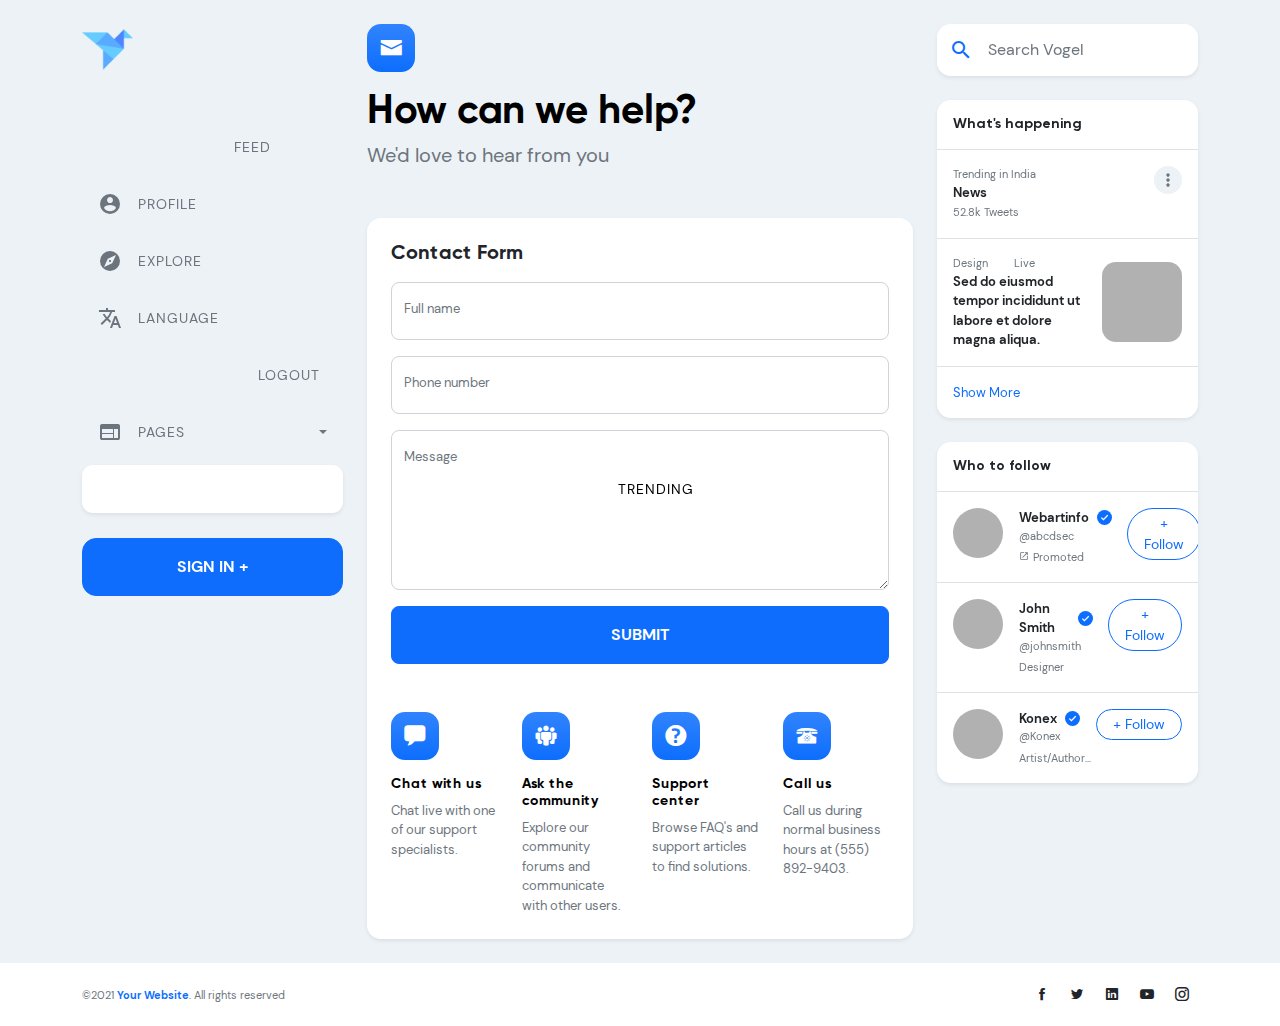
<file: src/template/contact.html>
<!DOCTYPE html>
<html lang="en">
   <head>
      <!-- Required meta tags -->
      <meta charset="utf-8">
      <meta name="viewport" content="width=device-width, initial-scale=1">
      <link rel="icon" type="image/png" href="img/logo.png">
      <title>Vogel - Social Network & Community HTML Template</title>
      <meta name="description" content="Vogel - Social Network & Community HTML Template" />
      <meta name="keywords" content="bootstrap5, e-learning, forum, games, online course, Social Community, social events, social feed, social media, social media template, social network html, social sharing, twitter" />
      <!-- Bootstrap CSS -->
      <link href="vendor/bootstrap/css/bootstrap.min.css" rel="stylesheet">
      <!-- Slich Slider -->
      <link href="vendor/slick/slick/slick.css" rel="stylesheet">
      <link href="vendor/slick/slick/slick-theme.css" rel="stylesheet">
      <!-- Icofont -->
      <link href="vendor/icofont/icofont.min.css" rel="stylesheet">
      <!-- Font Icons -->
      <link href="vendor/icons/css/materialdesignicons.min.css" rel="stylesheet" type="text/css">
      <!-- Custom Css -->
      <link href="css/style.css" rel="stylesheet">
      <!-- Material Icons -->
      <link href="https://fonts.googleapis.com/icon?family=Material+Icons" rel="stylesheet">
   </head>
   <body class="bg-light">
      <div class="web-none d-flex align-items-center px-3 pt-3">
         <a href="index.html" class="text-decoration-none">
         <img src="img/logo.png" class="img-fluid logo-mobile" alt="brand-logo">
         </a>
         <button class="ms-auto btn btn-primary ln-0" type="button" data-bs-toggle="offcanvas" data-bs-target="#offcanvasExample" aria-controls="offcanvasExample">
         <span class="material-icons">menu</span>
         </button>
      </div>
      <div class="py-4">
      <div class="container">
         <div class="row position-relative">
            <!-- Main Content -->
            <main class="col col-xl-6 order-xl-2 col-lg-12 order-lg-1 col-md-12 col-sm-12 col-12">
               <div class="main-content">
                  <div class="mb-5">
                     <div class="feature bg-primary bg-gradient text-white rounded-4 mb-3"><i class="icofont-envelope"></i></div>
                     <h1 class="fw-bold text-black mb-1">How can we help?</h1>
                     <p class="lead fw-normal text-muted mb-0">We'd love to hear from you</p>
                  </div>
                  <!-- Feeds -->
                  <div class="feeds">
                     <!-- Feed Item -->
                     <div class="bg-white p-4 feed-item rounded-4 shadow-sm faq-page">
                        <div class="mb-3">
                           <h5 class="lead fw-bold text-body mb-0">Contact Form</h5>
                        </div>
                        <div class="row justify-content-center">
                           <div class="col-lg-12">
                              <form class="form-floating-space" id="contactForm" data-sb-form-api-token="API_TOKEN">
                                 <!-- Name input-->
                                 <div class="form-floating mb-3">
                                    <input class="form-control rounded-5" id="name" type="text" placeholder="Enter your name..." data-sb-validations="required" />
                                    <label for="name">Full name</label>
                                    <div class="invalid-feedback" data-sb-feedback="name:required">A name is required.</div>
                                 </div>
                                 <!-- Email address input-->
                                 <div class="form-floating mb-3">
                                    <input class="form-control rounded-5" id="email" type="email" placeholder="name@example.com" data-sb-validations="required,email" />
                                    <label for="email">Email address</label>
                                    <div class="invalid-feedback" data-sb-feedback="email:required">An email is required.</div>
                                    <div class="invalid-feedback" data-sb-feedback="email:email">Email is not valid.</div>
                                 </div>
                                 <!-- Phone number input-->
                                 <div class="form-floating mb-3">
                                    <input class="form-control rounded-5" id="phone" type="tel" placeholder="(123) 456-7890" data-sb-validations="required" />
                                    <label for="phone">Phone number</label>
                                    <div class="invalid-feedback" data-sb-feedback="phone:required">A phone number is required.</div>
                                 </div>
                                 <!-- Message input-->
                                 <div class="form-floating mb-3">
                                    <textarea class="form-control rounded-5" id="message" type="text" placeholder="Enter your message here..." style="height: 10rem" data-sb-validations="required"></textarea>
                                    <label for="message">Message</label>
                                    <div class="invalid-feedback" data-sb-feedback="message:required">A message is required.</div>
                                 </div>
                                 <!-- Submit success message-->
                                 <!---->
                                 <!-- This is what your users will see when the form-->
                                 <!-- has successfully submitted-->
                                 <div class="d-none" id="submitSuccessMessage">
                                    <div class="text-center mb-3">
                                       <div class="fw-bolder">Form submission successful!</div>
                                       To activate this form, sign up at
                                    </div>
                                 </div>
                                 <!-- Submit error message-->
                                 <!---->
                                 <!-- This is what your users will see when there is-->
                                 <!-- an error submitting the form-->
                                 <div class="d-none" id="submitErrorMessage">
                                    <div class="text-center text-danger mb-3">Error sending message!</div>
                                 </div>
                                 <!-- Submit Button-->
                                 <div class="d-grid"><button class="btn btn-primary w-100 rounded-5 text-decoration-none py-3 fw-bold text-uppercase m-0" id="submitButton" type="submit">Submit</button></div>
                              </form>
                           </div>
                        </div>
                        <div class="row row-cols-2 row-cols-lg-4 pt-5">
                           <div class="col">
                              <div class="feature bg-primary bg-gradient text-white rounded-4 mb-3"><i class="icofont-chat"></i></div>
                              <div class="h6 mb-2 fw-bold text-black">Chat with us</div>
                              <p class="text-muted mb-0">Chat live with one of our support specialists.</p>
                           </div>
                           <div class="col">
                              <div class="feature bg-primary bg-gradient text-white rounded-4 mb-3"><i class="icofont-people"></i></div>
                              <div class="h6 fw-bold text-black">Ask the community</div>
                              <p class="text-muted mb-0">Explore our community forums and communicate with other users.</p>
                           </div>
                           <div class="col">
                              <div class="feature bg-primary bg-gradient text-white rounded-4 mb-3"><i class="icofont-question-circle"></i></div>
                              <div class="h6 fw-bold text-black">Support center</div>
                              <p class="text-muted mb-0">Browse FAQ's and support articles to find solutions.</p>
                           </div>
                           <div class="col">
                              <div class="feature bg-primary bg-gradient text-white rounded-4 mb-3"><i class="icofont-telephone"></i></div>
                              <div class="h6 fw-bold text-black">Call us</div>
                              <p class="text-muted mb-0">Call us during normal business hours at (555) 892-9403.</p>
                           </div>
                        </div>
                     </div>
                  </div>
               </div>
            </main>
            <aside class="col col-xl-3 order-xl-1 col-lg-6 order-lg-2 col-md-6 col-sm-6 col-12">
               <div class="p-2 bg-light offcanvas offcanvas-start" tabindex="-1" id="offcanvasExample">
                  <div class="sidebar-nav mb-3">
                     <div class="pb-4">
                        <a href="index.html" class="text-decoration-none">
                        <img src="img/logo.png" class="img-fluid logo" alt="brand-logo">
                        </a>
                     </div>
                     <ul class="navbar-nav justify-content-end flex-grow-1">
                        <li class="nav-item">
                           <a href="index.html" class="nav-link"><span class="material-icons me-3">house</span> <span>Feed</span></a>
                        </li>
                        <li class="nav-item">
                           <a href="profile.html" class="nav-link"><span class="material-icons me-3">account_circle</span> <span>Profile</span></a>
                        </li>
                        <li class="nav-item">
                           <a href="explore.html" class="nav-link"><span class="material-icons me-3">explore</span> <span>Explore</span></a>
                        </li>
                        <li class="nav-item">
                           <a href="#" class="nav-link" data-bs-toggle="modal" data-bs-target="#languageModal"><span class="material-icons me-3">translate</span> <span>Language</span></a>
                        </li>
                        <li class="nav-item">
                           <a href="index.html" class="nav-link"><span class="material-icons me-3">logout</span> <span>Logout</span></a>
                        </li>
                        <li class="nav-item dropdown">
                           <a class="nav-link dropdown-toggle" href="#" id="offcanvasNavbarDropdown" role="button" data-bs-toggle="dropdown" aria-expanded="false">
                           <span class="material-icons me-3">web</span> Pages
                           </a>
                           <ul class="dropdown-menu px-2 py-1 mb-2" aria-labelledby="offcanvasNavbarDropdown">
                              <li><a class="dropdown-item rounded-3 px-2 py-1 my-1" href="contact.html">Contact</a></li>
                              <li><a class="dropdown-item rounded-3 px-2 py-1 my-1" href="faq.html">FAQ</a></li>
                              <li><a class="dropdown-item rounded-3 px-2 py-1 my-1" href="404.html">404 Error</a></li>
                              <li><a class="dropdown-item rounded-3 px-2 py-1 my-1" href="edit-profile.html">Edit Profile</a></li>
                           </ul>
                        </li>
                        <li class="nav-item">
                           <a href="tags.html" class="nav-link active"><span class="material-icons me-3">local_fire_department</span> <span>Trending</span></a>
                        </li>
                     </ul>
                  </div>
                  <a href="#" class="btn btn-primary w-100 text-decoration-none rounded-4 py-3 fw-bold text-uppercase m-0" data-bs-toggle="modal" data-bs-target="#signModal">Sign In +</a>
               </div>
               <!-- Sidebar -->
               <div class="ps-0 m-none fix-sidebar">
                  <div class="sidebar-nav mb-3">
                     <div class="pb-4 mb-4">
                        <a href="index.html" class="text-decoration-none">
                        <img src="img/logo.png" class="img-fluid logo" alt="brand-logo">
                        </a>
                     </div>
                     <ul class="navbar-nav justify-content-end flex-grow-1">
                        <li class="nav-item">
                           <a href="index.html" class="nav-link"><span class="material-icons me-3">house</span> <span>Feed</span></a>
                        </li>
                        <li class="nav-item">
                           <a href="profile.html" class="nav-link"><span class="material-icons me-3">account_circle</span> <span>Profile</span></a>
                        </li>
                        <li class="nav-item">
                           <a href="explore.html" class="nav-link"><span class="material-icons me-3">explore</span> <span>Explore</span></a>
                        </li>
                        <li class="nav-item">
                           <a href="#" class="nav-link" data-bs-toggle="modal" data-bs-target="#languageModal"><span class="material-icons me-3">translate</span> <span>Language</span></a>
                        </li>
                        <li class="nav-item">
                           <a href="index.html" class="nav-link"><span class="material-icons me-3">logout</span> <span>Logout</span></a>
                        </li>
                        <li class="nav-item dropdown">
                           <a class="nav-link dropdown-toggle" href="#" id="offcanvasNavbarDropdown" role="button" data-bs-toggle="dropdown" aria-expanded="false">
                           <span class="material-icons me-3">web</span> Pages
                           </a>
                           <ul class="dropdown-menu px-2 py-1 mb-2" aria-labelledby="offcanvasNavbarDropdown">
                              <li><a class="dropdown-item rounded-3 px-2 py-1 my-1" href="contact.html">Contact</a></li>
                              <li><a class="dropdown-item rounded-3 px-2 py-1 my-1" href="faq.html">FAQ</a></li>
                              <li><a class="dropdown-item rounded-3 px-2 py-1 my-1" href="404.html">404 Error</a></li>
                              <li><a class="dropdown-item rounded-3 px-2 py-1 my-1" href="edit-profile.html">Edit Profile</a></li>
                           </ul>
                        </li>
                        <li class="nav-item">
                           <a href="tags.html" class="nav-link active"><span class="material-icons me-3">local_fire_department</span> <span>Trending</span></a>
                        </li>
                     </ul>
                  </div>
                  <a href="#" class="btn btn-primary w-100 text-decoration-none rounded-4 py-3 fw-bold text-uppercase m-0" data-bs-toggle="modal" data-bs-target="#signModal">Sign In +</a>
               </div>
            </aside>
            <aside class="col col-xl-3 order-xl-3 col-lg-6 order-lg-3 col-md-6 col-sm-6 col-12">
               <div class="fix-sidebar">
                  <div class="side-trend lg-none">
                     <!-- Search Tab -->
                     <div class="sticky-sidebar2 mb-3">
                        <div class="input-group mb-4 shadow-sm rounded-4 overflow-hidden py-2 bg-white">
                           <span class="input-group-text material-icons border-0 bg-white text-primary">search</span>
                           <input type="text" class="form-control border-0 fw-light ps-1" placeholder="Search Vogel">
                        </div>
                        <div class="bg-white rounded-4 overflow-hidden shadow-sm mb-4">
                           <h6 class="fw-bold text-body p-3 mb-0 border-bottom">What's happening</h6>
                           <!-- Trending Item -->
                           <div class="p-3 border-bottom d-flex">
                              <div>
                                 <div class="text-muted fw-light d-flex align-items-center">
                                    <small>Trending in India</small>
                                 </div>
                                 <p class="fw-bold mb-0 pe-3 text-dark">News</p>
                                 <small class="text-muted">52.8k Tweets</small>
                              </div>
                              <div class="dropdown ms-auto">
                                 <a href="#" class="text-muted text-decoration-none material-icons ms-2 md-20 rounded-circle bg-light p-1" id="dropdownMenuButton6" data-bs-toggle="dropdown" aria-expanded="false">more_vert</a>
                                 <ul class="dropdown-menu fs-13 dropdown-menu-end" aria-labelledby="dropdownMenuButton6">
                                    <li><a class="dropdown-item text-muted" href="#"><span class="material-icons md-13 me-1">sentiment_very_dissatisfied</span>Not interested in this</a></li>
                                    <li><a class="dropdown-item text-muted" href="#"><span class="material-icons md-13 me-1">sentiment_very_dissatisfied</span>This trend is harmful or spammy</a></li>
                                 </ul>
                              </div>
                           </div>
                           <!-- Trending Item -->
                           <a href="tags.html" class="p-3 border-bottom d-flex align-items-center text-dark text-decoration-none">
                              <div>
                                 <div class="text-muted fw-light d-flex align-items-center">
                                    <small>Design</small><span class="mx-1 material-icons md-3">circle</span><small>Live</small>
                                 </div>
                                 <p class="fw-bold mb-0 pe-3">Sed do eiusmod tempor incididunt ut labore et dolore magna aliqua.</p>
                              </div>
                              <img src="img/trend1.jpg" class="img-fluid rounded-4 ms-auto" alt="trending-img">
                           </a>
                           <!-- Show More -->
                           <a href="explore.html" class="text-decoration-none">
                              <div class="p-3">Show More</div>
                           </a>
                        </div>
                        <div class="bg-white rounded-4 overflow-hidden shadow-sm account-follow mb-4">
                           <h6 class="fw-bold text-body p-3 mb-0 border-bottom">Who to follow</h6>
                           <!-- Account Item -->
                           <a href="profile.html" class="p-3 border-bottom d-flex text-dark text-decoration-none account-item">
                              <img src="img/rmate5.jpg" class="img-fluid rounded-circle me-3" alt="profile-img">
                              <div>
                                 <p class="fw-bold mb-0 pe-3 d-flex align-items-center">Webartinfo <span class="ms-2 material-icons bg-primary p-0 md-16 fw-bold text-white rounded-circle ov-icon">done</span></p>
                                 <div class="text-muted fw-light">
                                    <p class="mb-1 small">@abcdsec</p>
                                    <span class="text-muted d-flex align-items-center small"><span class="material-icons me-1 small">open_in_new</span>Promoted</span>
                                 </div>
                              </div>
                              <div class="ms-auto">
                                 <div class="btn-group" role="group" aria-label="Basic checkbox toggle button group">
                                    <input type="checkbox" class="btn-check" id="btncheck7">
                                    <label class="btn btn-outline-primary btn-sm px-3 rounded-pill" for="btncheck7"><span class="follow">+ Follow</span><span class="following d-none">Following</span></label>
                                 </div>
                              </div>
                           </a>
                           <!-- Account Item -->
                           <a href="profile.html" class="p-3 border-bottom d-flex text-dark text-decoration-none account-item">
                              <img src="img/rmate4.jpg" class="img-fluid rounded-circle me-3" alt="profile-img">
                              <div>
                                 <p class="fw-bold mb-0 pe-3 d-flex align-items-center">John Smith <span class="ms-2 material-icons bg-primary p-0 md-16 fw-bold text-white rounded-circle ov-icon">done</span></p>
                                 <div class="text-muted fw-light">
                                    <p class="mb-1 small">@johnsmith</p>
                                    <span class="text-muted d-flex align-items-center small">Designer</span>
                                 </div>
                              </div>
                              <div class="ms-auto">
                                 <div class="btn-group" role="group" aria-label="Basic checkbox toggle button group">
                                    <input type="checkbox" class="btn-check" id="btncheck8">
                                    <label class="btn btn-outline-primary btn-sm px-3 rounded-pill" for="btncheck8"><span class="follow">+ Follow</span><span class="following d-none">Following</span></label>
                                 </div>
                              </div>
                           </a>
                           <!-- Account Item -->
                           <a href="profile.html" class="p-3 d-flex text-dark text-decoration-none account-item">
                              <img src="img/rmate3.jpg" class="img-fluid rounded-circle me-3" alt="profile-img">
                              <div>
                                 <p class="fw-bold mb-0 pe-3 d-flex align-items-center">Konex <span class="ms-2 material-icons bg-primary p-0 md-16 fw-bold text-white rounded-circle ov-icon">done</span></p>
                                 <div class="text-muted fw-light">
                                    <p class="mb-1 small">@Konex</p>
                                    <span class="text-muted d-flex align-items-center small">Artist/Author...</span>
                                 </div>
                              </div>
                              <div class="ms-auto">
                                 <div class="btn-group" role="group" aria-label="Basic checkbox toggle button group">
                                    <input type="checkbox" class="btn-check" id="btncheck9">
                                    <label class="btn btn-outline-primary btn-sm px-3 rounded-pill" for="btncheck9"><span class="follow">+ Follow</span><span class="following d-none">Following</span></label>
                                 </div>
                              </div>
                           </a>
                        </div>
                     </div>
                  </div>
            </aside>
            </div>
         </div>
      </div>
      <div class="py-3 bg-white footer-copyright">
         <div class="container">
            <div class="row align-items-center">
               <div class="col-md-8">
                  <span class="me-3 small">©2021 <b class="text-primary">Your Website</b>. All rights reserved</span>
               </div>
               <div class="col-md-4 text-end">
                  <a target="_blank" href="#" class="btn social-btn btn-sm text-decoration-none"><i class="icofont-facebook"></i></a>
                  <a target="_blank" href="#" class="btn social-btn btn-sm text-decoration-none"><i class="icofont-twitter"></i></a>
                  <a target="_blank" href="#" class="btn social-btn btn-sm text-decoration-none"><i class="icofont-linkedin"></i></a>
                  <a target="_blank" href="#" class="btn social-btn btn-sm text-decoration-none"><i class="icofont-youtube-play"></i></a>
                  <a target="_blank" href="#" class="btn social-btn btn-sm text-decoration-none"><i class="icofont-instagram"></i></a>
               </div>
            </div>
         </div>
      </div>
      <!-- Post Modal -->
      <div class="modal fade" id="postModal" data-bs-backdrop="static" data-bs-keyboard="false" tabindex="-1" aria-labelledby="staticBackdropLabel" aria-hidden="true">
         <div class="modal-dialog modal-dialog-centered">
            <div class="modal-content rounded-4 p-4 border-0 bg-light">
               <div class="modal-header d-flex align-items-center justify-content-start border-0 p-0 mb-3">
                  <a href="#" class="text-muted text-decoration-none material-icons" data-bs-dismiss="modal">arrow_back_ios_new</a>
                  <h5 class="modal-title text-muted ms-3 ln-0" id="staticBackdropLabel"><span class="material-icons md-32">account_circle</span></h5>
               </div>
               <div class="modal-body p-0 mb-3">
                  <div class="form-floating">
                     <textarea class="form-control rounded-5 border-0 shadow-sm" placeholder="Leave a comment here" id="floatingTextarea2" style="height: 200px"></textarea>
                     <label for="floatingTextarea2" class="h6 text-muted mb-0">What's on your mind...</label>
                  </div>
               </div>
               <div class="modal-footer justify-content-start px-1 py-1 bg-white shadow-sm rounded-5">
                  <div class="rounded-4 m-0 px-3 py-2 d-flex align-items-center justify-content-between w-75">
                     <a href="#" class="text-muted text-decoration-none material-icons">insert_link</a>
                     <a href="#" class="text-muted text-decoration-none material-icons">image</a>
                     <a href="#" class="text-muted text-decoration-none material-icons">smart_display</a>
                     <span class="text-muted">0/500</span>
                  </div>
                  <div class="ms-auto m-0">
                     <a data-bs-dismiss="modal" href="#" class="btn btn-primary rounded-5 fw-bold px-3 py-2 fs-6 mb-0 d-flex align-items-center"><span class="material-icons me-2 md-16">send</span>Post</a>
                  </div>
               </div>
            </div>
         </div>
      </div>
      <!-- Sign In Modal -->
      <div class="modal fade" id="signModal" tabindex="-1" aria-labelledby="exampleModalLabel" aria-hidden="true">
         <div class="modal-dialog modal-dialog-centered">
            <div class="modal-content rounded-4 p-4 border-0">
               <div class="modal-header border-0 p-1">
                  <h6 class="modal-title fw-bold text-body fs-6" id="exampleModalLabel">Choose Language</h6>
                  <button type="button" class="btn-close" data-bs-dismiss="modal" aria-label="Close"></button>
               </div>
               <form>
                  <div class="modal-body p-0">
                     <div class="row py-3 gy-3 m-0">
                        <!-- Langauge Item -->
                        <div class="langauge-item col-6 col-md-3 px-1 mt-2">
                           <input type="radio" class="btn-check" name="options-outlined" id="hindi11">
                           <label class="btn btn-language btn-sm px-2 py-2 rounded-5 d-flex align-items-center justify-content-between" for="hindi11">
                           <span class="text-start d-grid">
                           <small class="ln-18">हिंदी</small>
                           <small class="ln-18">Hindi</small>
                           </span>
                           <span class="material-icons text-muted md-20">check_circle</span>
                           </label>
                        </div>
                        <!-- Langauge Item -->
                        <div class="langauge-item col-6 col-md-3 px-1 mt-2">
                           <input type="radio" class="btn-check" name="options-outlined" id="english21" checked>
                           <label class="btn btn-language btn-sm px-2 py-2 rounded-5 d-flex align-items-center justify-content-between" for="english21">
                           <span class="text-start d-grid">
                           <small class="ln-18">English</small>
                           <small class="ln-18">English</small>
                           </span>
                           <span class="material-icons text-muted md-20">check_circle</span>
                           </label>
                        </div>
                        <!-- Langauge Item -->
                        <div class="langauge-item col-6 col-md-3 px-1 mt-2">
                           <input type="radio" class="btn-check" name="options-outlined" id="kannada31">
                           <label class="btn btn-language btn-sm px-2 py-2 rounded-5 d-flex align-items-center justify-content-between" for="kannada31">
                           <span class="text-start d-grid">
                           <small class="ln-18">ಕನ್ನಡ</small>
                           <small class="ln-18">kannada</small>
                           </span>
                           <span class="material-icons text-muted md-20">check_circle</span>
                           </label>
                        </div>
                        <!-- Langauge Item -->
                        <div class="langauge-item col-6 col-md-3 px-1 mt-2">
                           <input type="radio" class="btn-check" name="options-outlined" id="tamil41">
                           <label class="btn btn-language btn-sm px-2 py-2 rounded-5 d-flex align-items-center justify-content-between" for="tamil41">
                           <span class="text-start d-grid">
                           <small class="ln-18">தமிழ்</small>
                           <small class="ln-18">Tamil</small>
                           </span>
                           <span class="material-icons text-muted md-20">check_circle</span>
                           </label>
                        </div>
                        <!-- Langauge Item -->
                        <div class="langauge-item col-6 col-md-3 px-1 mt-2">
                           <input type="radio" class="btn-check" name="options-outlined" id="punjabi51">
                           <label class="btn btn-language btn-sm px-2 py-2 rounded-5 d-flex align-items-center justify-content-between mb-2" for="punjabi51">
                           <span class="text-start d-grid">
                           <small class="ln-18">ਪੰਜਾਬੀ</small>
                           <small class="ln-18">Punjabi</small>
                           </span>
                           <span class="material-icons text-muted md-20">check_circle</span>
                           </label>
                        </div>
                        <!-- Langauge Item -->
                        <div class="langauge-item col-6 col-md-3 px-1 mt-2">
                           <input type="radio" class="btn-check" name="options-outlined" id="punjabi5111">
                           <label class="btn btn-language btn-sm px-2 py-2 rounded-5 d-flex align-items-center justify-content-between mb-2" for="punjabi5111">
                           <span class="text-start d-grid">
                           <small class="ln-18">Türk</small>
                           <small class="ln-18">Turkish</small>
                           </span>
                           <span class="material-icons text-muted md-20">check_circle</span>
                           </label>
                        </div>
                        <!-- Langauge Item -->
                        <div class="langauge-item col-6 col-md-3 px-1 mt-2">
                           <input type="radio" class="btn-check" name="options-outlined" id="punjabi511">
                           <label class="btn btn-language btn-sm px-2 py-2 rounded-5 d-flex align-items-center justify-content-between mb-2" for="punjabi511">
                           <span class="text-start d-grid">
                           <small class="ln-18">français</small>
                           <small class="ln-18">French</small>
                           </span>
                           <span class="material-icons text-muted md-20">check_circle</span>
                           </label>
                        </div>
                        <!-- Langauge Item -->
                        <div class="langauge-item col-6 col-md-3 px-1 mt-2">
                           <input type="radio" class="btn-check" name="options-outlined" id="other1">
                           <label class="btn btn-language btn-sm px-2 py-2 rounded-5 d-flex align-items-center justify-content-between mb-2" for="other1">
                           <span class="text-start d-grid">
                           <small class="ln-18">Other</small>
                           <small class="ln-18">Other</small>
                           </span>
                           <span class="material-icons text-muted md-20">check_circle</span>
                           </label>
                        </div>
                     </div>
                     <div class="mt-5 login-register" id="number">
                        <h6 class="fw-bold mx-1 mb-2 text-dark">Register your Mobile Number</h6>
                        <div class="row mx-0 mb-3">
                           <div class="col-3 p-1">
                              <div class="form-floating">
                                 <select class="form-select rounded-5" id="floatingSelect" aria-label="Floating label select example">
                                    <option selected>+91</option>
                                    <option value="1">+34</option>
                                    <option value="2">+434</option>
                                    <option value="3">+343</option>
                                 </select>
                                 <label for="floatingSelect">Code</label>
                              </div>
                           </div>
                           <div class="col-9 p-1">
                              <div class="form-floating d-flex align-items-end">
                                 <input type="text" class="form-control rounded-5" id="floatingName" value="1234567890" placeholder="Enter Mobile Number">
                                 <label for="floatingName">Enter Mobile Number</label>
                              </div>
                           </div>
                        </div>
                        <div class="p-1">
                           <button type="button" class="btn btn-primary w-100 text-decoration-none rounded-5 py-3 fw-bold text-uppercase m-0" data-bs-dismiss="modal">Send OTP</button>
                        </div>
                     </div>
                  </div>
               </form>
            </div>
         </div>
      </div>
      <!-- Language Modal -->
      <div class="modal fade" id="languageModal" tabindex="-1" aria-labelledby="exampleModalLabel1" aria-hidden="true">
         <div class="modal-dialog modal-dialog-centered">
            <div class="modal-content border-0 rounded-4 p-4">
               <div class="modal-header border-0 p-1">
                  <h6 class="modal-title fw-bold text-body fs-6 d-flex justify-content-center" id="exampleModalLabel1">Choose Language</h6>
                  <button type="button" class="btn-close" data-bs-dismiss="modal" aria-label="Close"></button>
               </div>
               <form>
                  <div class="modal-body pt-0 px-0">
                     <div class="row py-3 gy-3 m-0">
                        <!-- Langauge Item -->
                        <div class="langauge-item col-6 col-md-3 px-1 mt-2">
                           <input type="radio" class="btn-check" name="options-outlined" id="hindi1">
                           <label class="btn btn-language btn-sm px-2 py-2 rounded-5 d-flex align-items-center justify-content-between" for="hindi1">
                           <span class="text-start d-grid">
                           <small class="ln-18">हिंदी</small>
                           <small class="ln-18">Hindi</small>
                           </span>
                           <span class="material-icons text-muted md-20">check_circle</span>
                           </label>
                        </div>
                        <!-- Langauge Item -->
                        <div class="langauge-item col-6 col-md-3 px-1 mt-2">
                           <input type="radio" class="btn-check" name="options-outlined" id="english2" checked>
                           <label class="btn btn-language btn-sm px-2 py-2 rounded-5 d-flex align-items-center justify-content-between" for="english2">
                           <span class="text-start d-grid">
                           <small class="ln-18">English</small>
                           <small class="ln-18">English</small>
                           </span>
                           <span class="material-icons text-muted md-20">check_circle</span>
                           </label>
                        </div>
                        <!-- Langauge Item -->
                        <div class="langauge-item col-6 col-md-3 px-1 mt-2">
                           <input type="radio" class="btn-check" name="options-outlined" id="kannada3">
                           <label class="btn btn-language btn-sm px-2 py-2 rounded-5 d-flex align-items-center justify-content-between" for="kannada3">
                           <span class="text-start d-grid">
                           <small class="ln-18">ಕನ್ನಡ</small>
                           <small class="ln-18">kannada</small>
                           </span>
                           <span class="material-icons text-muted md-20">check_circle</span>
                           </label>
                        </div>
                        <!-- Langauge Item -->
                        <div class="langauge-item col-6 col-md-3 px-1 mt-2">
                           <input type="radio" class="btn-check" name="options-outlined" id="tamil4">
                           <label class="btn btn-language btn-sm px-2 py-2 rounded-5 d-flex align-items-center justify-content-between" for="tamil4">
                           <span class="text-start d-grid">
                           <small class="ln-18">தமிழ்</small>
                           <small class="ln-18">Tamil</small>
                           </span>
                           <span class="material-icons text-muted md-20">check_circle</span>
                           </label>
                        </div>
                        <!-- Langauge Item -->
                        <div class="langauge-item col-6 col-md-3 px-1 mt-2">
                           <input type="radio" class="btn-check" name="options-outlined" id="punjabi5">
                           <label class="btn btn-language btn-sm px-2 py-2 rounded-5 d-flex align-items-center justify-content-between mb-2" for="punjabi5">
                           <span class="text-start d-grid">
                           <small class="ln-18">ਪੰਜਾਬੀ</small>
                           <small class="ln-18">Punjabi</small>
                           </span>
                           <span class="material-icons text-muted md-20">check_circle</span>
                           </label>
                        </div>
                        <!-- Langauge Item -->
                        <div class="langauge-item col-6 col-md-3 px-1 mt-2">
                           <input type="radio" class="btn-check" name="options-outlined" id="punjabi511f">
                           <label class="btn btn-language btn-sm px-2 py-2 rounded-5 d-flex align-items-center justify-content-between mb-2" for="punjabi511f">
                           <span class="text-start d-grid">
                           <small class="ln-18">Türk</small>
                           <small class="ln-18">Turkish</small>
                           </span>
                           <span class="material-icons text-muted md-20">check_circle</span>
                           </label>
                        </div>
                        <!-- Langauge Item -->
                        <div class="langauge-item col-6 col-md-3 px-1 mt-2">
                           <input type="radio" class="btn-check" name="options-outlined" id="punjabi51f">
                           <label class="btn btn-language btn-sm px-2 py-2 rounded-5 d-flex align-items-center justify-content-between mb-2" for="punjabi51f">
                           <span class="text-start d-grid">
                           <small class="ln-18">français</small>
                           <small class="ln-18">French</small>
                           </span>
                           <span class="material-icons text-muted md-20">check_circle</span>
                           </label>
                        </div>
                        <!-- Langauge Item -->
                        <div class="langauge-item col-6 col-md-3 px-1 mt-2">
                           <input type="radio" class="btn-check" name="options-outlined" id="other">
                           <label class="btn btn-language btn-sm px-2 py-2 rounded-5 d-flex align-items-center justify-content-between mb-2" for="other">
                           <span class="text-start d-grid">
                           <small class="ln-18">Other</small>
                           <small class="ln-18">Other</small>
                           </span>
                           <span class="material-icons text-muted md-20">check_circle</span>
                           </label>
                        </div>
                     </div>
                  </div>
                  <div class="modal-footer border-0 p-1">
                     <button type="button" class="btn btn-primary w-100 text-decoration-none rounded-5 py-3 fw-bold text-uppercase m-0" data-bs-dismiss="modal">Submit</button>
                  </div>
               </form>
            </div>
         </div>
      </div>
      <!-- Comment Modal -->
      <div class="modal fade" id="commentModal" tabindex="-1" aria-labelledby="exampleModalLabel2" aria-hidden="true">
         <div class="modal-dialog modal-dialog-centered">
            <div class="modal-content rounded-4 overflow-hidden border-0">
               <div class="modal-header d-none">
                  <h5 class="modal-title" id="exampleModalLabel2">Modal title</h5>
                  <button type="button" class="btn-close" data-bs-dismiss="modal" aria-label="Close"></button>
               </div>
               <div class="modal-body p-0">
                  <div class="row m-0">
                     <div class="col-sm-7 px-0 m-sm-none">
                        <!-- Image Slider -->
                        <div class="image-slider">
                           <div id="carouselExampleIndicators" class="carousel slide" data-bs-ride="carousel">
                              <div class="carousel-indicators">
                                 <button type="button" data-bs-target="#carouselExampleIndicators" data-bs-slide-to="0" class="active" aria-current="true" aria-label="Slide 1"></button>
                                 <button type="button" data-bs-target="#carouselExampleIndicators" data-bs-slide-to="1" aria-label="Slide 2"></button>
                                 <button type="button" data-bs-target="#carouselExampleIndicators" data-bs-slide-to="2" aria-label="Slide 3"></button>
                              </div>
                              <div class="carousel-inner">
                                 <div class="carousel-item active">
                                    <img src="img/post-img1.jpg" class="d-block w-100" alt="...">
                                 </div>
                                 <div class="carousel-item">
                                    <img src="img/post-img2.jpg" class="d-block w-100" alt="...">
                                 </div>
                                 <div class="carousel-item">
                                    <img src="img/post-img3.jpg" class="d-block w-100" alt="...">
                                 </div>
                              </div>
                              <button class="carousel-control-prev" type="button" data-bs-target="#carouselExampleIndicators" data-bs-slide="prev">
                              <span class="carousel-control-prev-icon" aria-hidden="true"></span>
                              <span class="visually-hidden">Previous</span>
                              </button>
                              <button class="carousel-control-next" type="button" data-bs-target="#carouselExampleIndicators" data-bs-slide="next">
                              <span class="carousel-control-next-icon" aria-hidden="true"></span>
                              <span class="visually-hidden">Next</span>
                              </button>
                           </div>
                        </div>
                     </div>
                     <div class="col-sm-5 content-body px-web-0">
                        <div class="d-flex flex-column h-600">
                           <div class="d-flex p-3 border-bottom">
                              <img src="img/rmate4.jpg" class="img-fluid rounded-circle user-img" alt="profile-img">
                              <div class="d-flex align-items-center justify-content-between w-100">
                                 <a href="profile.html" class="text-decoration-none ms-3">
                                    <div class="d-flex align-items-center">
                                       <h6 class="fw-bold text-body mb-0">iamosahan</h6>
                                       <p class="ms-2 material-icons bg-primary p-0 md-16 fw-bold text-white rounded-circle ov-icon mb-0">done</p>
                                    </div>
                                    <p class="text-muted mb-0 small">@johnsmith</p>
                                 </a>
                                 <div class="small dropdown">
                                    <a href="#" class="text-muted text-decoration-none material-icons ms-2 md-" data-bs-dismiss="modal">close</a>
                                 </div>
                              </div>
                           </div>
                           <div class="comments p-3">
                              <div class="d-flex mb-2">
                                 <img src="img/rmate1.jpg" class="img-fluid rounded-circle" alt="profile-img">
                                 <div class="ms-2 small">
                                    <div class="bg-light px-3 py-2 rounded-4 mb-1 chat-text">
                                       <p class="fw-500 mb-0">Macie Bellis</p>
                                       <span class="text-muted">Consecteturut labore et dolor.</span>
                                    </div>
                                    <div class="d-flex align-items-center ms-2">
                                       <a href="#" class="small text-muted text-decoration-none">Like</a>
                                       <span class="fs-3 text-muted material-icons mx-1">circle</span>
                                       <a href="#" class="small text-muted text-decoration-none">Reply</a>
                                       <span class="fs-3 text-muted material-icons mx-1">circle</span>
                                       <span class="small text-muted">1h</span>
                                    </div>
                                 </div>
                              </div>
                              <div class="d-flex mb-2">
                                 <img src="img/rmate3.jpg" class="img-fluid rounded-circle" alt="profile-img">
                                 <div class="ms-2 small">
                                    <div class="bg-light px-3 py-2 rounded-4 mb-1 chat-text">
                                       <p class="fw-500 mb-0">John Smith</p>
                                       <span class="text-muted">Lorem ipsum dolor sit amet, consectetur adipisicing elit, sed do eiusmod tempor incididunt ut labore et dolore magna aliqua. Ut enim ad minim veniam.</span>
                                    </div>
                                    <div class="d-flex align-items-center ms-2">
                                       <a href="#" class="small text-muted text-decoration-none">Like</a>
                                       <span class="fs-3 text-muted material-icons mx-1">circle</span>
                                       <a href="#" class="small text-muted text-decoration-none">Reply</a>
                                       <span class="fs-3 text-muted material-icons mx-1">circle</span>
                                       <span class="small text-muted">20min</span>
                                    </div>
                                 </div>
                              </div>
                              <div class="d-flex mb-2">
                                 <img src="img/rmate2.jpg" class="img-fluid rounded-circle" alt="profile-img">
                                 <div class="ms-2 small">
                                    <div class="bg-light px-3 py-2 rounded-4 mb-1 chat-text">
                                       <p class="fw-500 mb-0">Shay Jordon</p>
                                       <span class="text-muted">With our vastly improved notifications system, users have more control.</span>
                                    </div>
                                    <div class="d-flex align-items-center ms-2">
                                       <a href="#" class="small text-muted text-decoration-none">Like</a>
                                       <span class="fs-3 text-muted material-icons mx-1">circle</span>
                                       <a href="#" class="small text-muted text-decoration-none">Reply</a>
                                       <span class="fs-3 text-muted material-icons mx-1">circle</span>
                                       <span class="small text-muted">10min</span>
                                    </div>
                                 </div>
                              </div>
                           </div>
                           <div class="border-top p-3 mt-auto">
                              <div class="d-flex align-items-center justify-content-between mb-2">
                                 <div>
                                    <a href="#" class="text-muted text-decoration-none d-flex align-items-start fw-light"><span class="material-icons md-20 me-2">thumb_up_off_alt</span><span>30.4k</span></a>
                                 </div>
                                 <div>
                                    <a href="#" class="text-muted text-decoration-none d-flex align-items-start fw-light"><span class="material-icons md-20 me-2">repeat</span><span>617</span></a>
                                 </div>
                                 <div>
                                    <a href="#" class="text-muted text-decoration-none d-flex align-items-start fw-light"><span class="material-icons md-18 me-2">share</span><span>Share</span></a>
                                 </div>
                              </div>
                              <div class="d-flex align-items-center">
                                 <span class="material-icons bg-white border-0 text-primary pe-2 md-36">account_circle</span>
                                 <div class="d-flex align-items-center border rounded-4 px-3 py-1 w-100">
                                    <input type="text" class="form-control form-control-sm p-0 rounded-3 fw-light border-0" placeholder="Write Your comment">
                                    <a href="#" class="bg-white border-0 text-primary ps-2 text-decoration-none">Post</a>
                                 </div>
                              </div>
                           </div>
                        </div>
                     </div>
                  </div>
               </div>
               <div class="modal-footer d-none">
               </div>
            </div>
         </div>
      </div>
      <!-- Jquery Js -->
      <script src="vendor/jquery/jquery.min.js"></script>
      <!-- Bootstrap Bundle Js -->
      <script src="vendor/bootstrap/js/bootstrap.bundle.min.js"></script>
      <!-- Custom Js -->
      <script src="js/custom.js"></script>
      <!-- Slick Js -->
      <script src="vendor/slick/slick/slick.min.js"></script>
   </body>
</html>
</file>
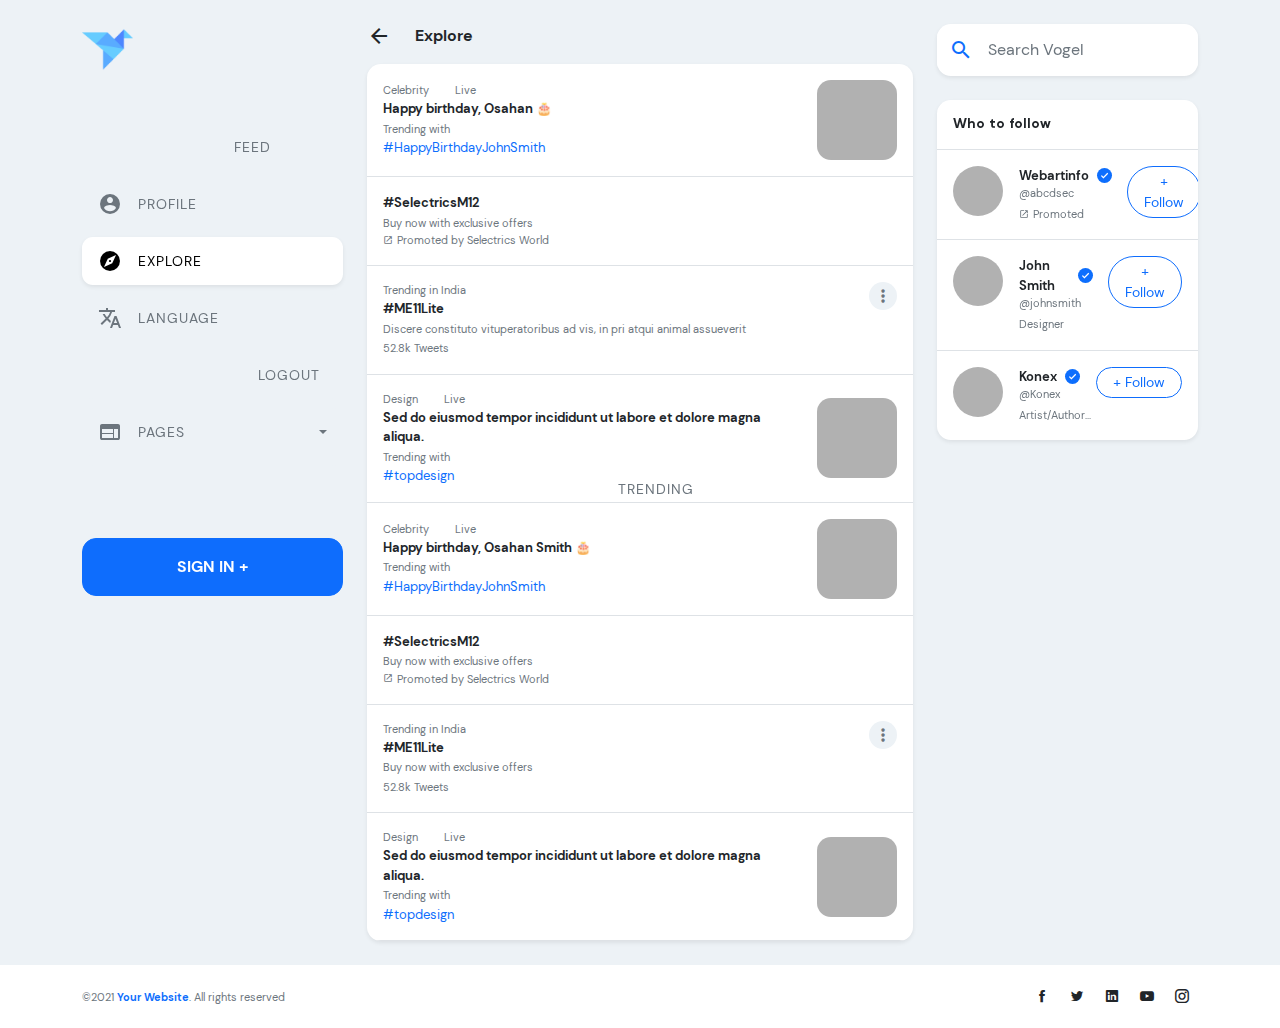
<file: src/template/explore.html>
<!DOCTYPE html>
<html lang="en">
   <head>
      <!-- Required meta tags -->
      <meta charset="utf-8">
      <meta name="viewport" content="width=device-width, initial-scale=1">
      <link rel="icon" type="image/png" href="img/logo.png">
      <title>Vogel - Social Network & Community HTML Template</title>
      <meta name="description" content="Vogel - Social Network & Community HTML Template" />
      <meta name="keywords" content="bootstrap5, e-learning, forum, games, online course, Social Community, social events, social feed, social media, social media template, social network html, social sharing, twitter" />
      <!-- Bootstrap CSS -->
      <link href="vendor/bootstrap/css/bootstrap.min.css" rel="stylesheet">
      <!-- Slich Slider -->
      <link href="vendor/slick/slick/slick.css" rel="stylesheet">
      <link href="vendor/slick/slick/slick-theme.css" rel="stylesheet">
      <!-- Icofont -->
      <link href="vendor/icofont/icofont.min.css" rel="stylesheet">
      <!-- Font Icons -->
      <link href="vendor/icons/css/materialdesignicons.min.css" rel="stylesheet" type="text/css">
      <!-- Custom Css -->
      <link href="css/style.css" rel="stylesheet">
      <!-- Material Icons -->
      <link href="https://fonts.googleapis.com/icon?family=Material+Icons" rel="stylesheet">
   </head>
   <body class="bg-light">
      <div class="web-none d-flex align-items-center px-3 pt-3">
         <a href="index.html" class="text-decoration-none">
         <img src="img/logo.png" class="img-fluid logo-mobile" alt="brand-logo">
         </a>
         <button class="ms-auto btn btn-primary ln-0" type="button" data-bs-toggle="offcanvas" data-bs-target="#offcanvasExample" aria-controls="offcanvasExample">
         <span class="material-icons">menu</span>
         </button>
      </div>
      <div class="py-4">
         <div class="container">
            <div class="row position-relative">
               <!-- Main Content -->
               <main class="col col-xl-6 order-xl-2 col-lg-12 order-lg-1 col-md-12 col-sm-12 col-12">
                  <div class="main-content">
                     <div class="d-flex align-items-center mb-3">
                        <a href="index.html" class="material-icons text-dark text-decoration-none m-none me-3">arrow_back</a>
                        <p class="ms-2 mb-0 fw-bold text-body fs-6">Explore</p>
                     </div>
                     <div class="bg-white rounded-4 overflow-hidden shadow-sm mb-4 mb-lg-0">
                        <!-- Trending Item -->
                        <a href="tags.html" class="p-3 border-bottom d-flex align-items-center text-dark text-decoration-none">
                           <div>
                              <div class="text-muted fw-light d-flex align-items-center">
                                 <small>Celebrity</small><span class="mx-1 material-icons md-3">circle</span><small>Live</small>
                              </div>
                              <p class="fw-bold mb-0 pe-3">Happy birthday, Osahan 🎂</p>
                              <small class="text-muted">Trending with</small><br/>
                              <span class="text-primary">#HappyBirthdayJohnSmith</span>
                           </div>
                           <img src="img/rmate4.jpg" class="img-fluid rounded-4 ms-auto" alt="profle-img">
                        </a>
                        <!-- Trending Item -->
                        <a href="tags.html" class="p-3 border-bottom d-flex align-items-center text-dark text-decoration-none">
                           <div>
                              <div class="text-muted fw-light d-flex align-items-center">
                              </div>
                              <p class="fw-bold mb-0 pe-3">#SelectricsM12</p>
                              <small class="text-muted">Buy now with exclusive offers</small><br/>
                              <small class="text-muted d-flex align-items-center"><span class="material-icons me-1 small">open_in_new</span>Promoted by Selectrics World</small>
                           </div>
                        </a>
                        <!-- Trending Item -->
                        <div class="p-3 border-bottom d-flex">
                           <div>
                              <div class="text-muted fw-light d-flex align-items-center">
                                 <small>Trending in India</small>
                              </div>
                              <p class="fw-bold mb-0 pe-3 text-dark">#ME11Lite</p>
                              <small class="text-muted">Discere constituto vituperatoribus ad vis, in pri atqui animal assueverit</small><br/>
                              <small class="text-muted">52.8k Tweets</small>
                           </div>
                           <div class="dropdown ms-auto">
                              <a href="#" class="text-muted text-decoration-none material-icons ms-2 md-20 rounded-circle bg-light p-1" id="dropdownMenuButton2" data-bs-toggle="dropdown" aria-expanded="false">more_vert</a>
                              <ul class="dropdown-menu fs-13 dropdown-menu-end" aria-labelledby="dropdownMenuButton2">
                                 <li><a class="dropdown-item text-muted" href="#"><span class="material-icons md-13 me-1">sentiment_very_dissatisfied</span>Not interested in this</a></li>
                                 <li><a class="dropdown-item text-muted" href="#"><span class="material-icons md-13 me-1">sentiment_very_dissatisfied</span>This trend is harmful or spammy</a></li>
                              </ul>
                           </div>
                        </div>
                        <!-- Trending Item -->
                        <a href="tags.html" class="p-3 border-bottom d-flex align-items-center text-dark text-decoration-none">
                           <div>
                              <div class="text-muted fw-light d-flex align-items-center">
                                 <small>Design</small><span class="mx-1 material-icons md-3">circle</span><small>Live</small>
                              </div>
                              <p class="fw-bold mb-0 pe-3">Sed do eiusmod tempor incididunt ut labore et dolore magna aliqua.</p>
                              <small class="text-muted">Trending with</small><br/>
                              <span class="text-primary">#topdesign</span>
                           </div>
                           <img src="img/trend1.jpg" class="img-fluid rounded-4 ms-auto" alt="trending-img">
                        </a>
                        <!-- Trending Item -->
                        <a href="tags.html" class="p-3 border-bottom d-flex align-items-center text-dark text-decoration-none">
                           <div>
                              <div class="text-muted fw-light d-flex align-items-center">
                                 <small>Celebrity</small><span class="mx-1 material-icons md-3">circle</span><small>Live</small>
                              </div>
                              <p class="fw-bold mb-0 pe-3">Happy birthday, Osahan Smith 🎂</p>
                              <small class="text-muted">Trending with</small><br/>
                              <span class="text-primary">#HappyBirthdayJohnSmith</span>
                           </div>
                           <img src="img/rmate5.jpg" class="img-fluid rounded-4 ms-auto" alt="profile-img">
                        </a>
                        <!-- Trending Item -->
                        <a href="tags.html" class="p-3 border-bottom d-flex align-items-center text-dark text-decoration-none">
                           <div>
                              <div class="text-muted fw-light d-flex align-items-center">
                              </div>
                              <p class="fw-bold mb-0 pe-3">#SelectricsM12</p>
                              <small class="text-muted">Buy now with exclusive offers</small><br/>
                              <small class="text-muted d-flex align-items-center"><span class="material-icons me-1 small">open_in_new</span>Promoted by Selectrics World</small>
                           </div>
                        </a>
                        <!-- Trending Item -->
                        <div class="p-3 border-bottom d-flex">
                           <div>
                              <div class="text-muted fw-light d-flex align-items-center">
                                 <small>Trending in India</small>
                              </div>
                              <p class="fw-bold mb-0 pe-3 text-dark">#ME11Lite</p>
                              <small class="text-muted">Buy now with exclusive offers</small><br/>
                              <small class="text-muted">52.8k Tweets</small>
                           </div>
                           <div class="dropdown ms-auto">
                              <a href="#" class="text-muted text-decoration-none material-icons ms-2 md-20 rounded-circle bg-light p-1" id="dropdownMenuButton1" data-bs-toggle="dropdown" aria-expanded="false">more_vert</a>
                              <ul class="dropdown-menu fs-13 dropdown-menu-end" aria-labelledby="dropdownMenuButton1">
                                 <li><a class="dropdown-item text-muted" href="#"><span class="material-icons md-13 me-1">sentiment_very_dissatisfied</span>Not interested in this</a></li>
                                 <li><a class="dropdown-item text-muted" href="#"><span class="material-icons md-13 me-1">sentiment_very_dissatisfied</span>This trend is harmful or spammy</a></li>
                              </ul>
                           </div>
                        </div>
                        <!-- Trending Item -->
                        <a href="tags.html" class="p-3 border-bottom d-flex align-items-center text-dark text-decoration-none">
                           <div>
                              <div class="text-muted fw-light d-flex align-items-center">
                                 <small>Design</small><span class="mx-1 material-icons md-3">circle</span><small>Live</small>
                              </div>
                              <p class="fw-bold mb-0 pe-3">Sed do eiusmod tempor incididunt ut labore et dolore magna aliqua.</p>
                              <small class="text-muted">Trending with</small><br/>
                              <span class="text-primary">#topdesign</span>
                           </div>
                           <img src="img/rmate2.jpg" class="img-fluid rounded-4 ms-auto" alt="profile-img">
                        </a>
                     </div>
                  </div>
               </main>
               <aside class="col col-xl-3 order-xl-1 col-lg-6 order-lg-2 col-md-6 col-sm-6 col-12">
                  <div class="p-2 bg-light offcanvas offcanvas-start" tabindex="-1" id="offcanvasExample">
                     <div class="sidebar-nav mb-3">
                        <div class="pb-4">
                           <a href="index.html" class="text-decoration-none">
                           <img src="img/logo.png" class="img-fluid logo" alt="brand-logo">
                           </a>
                        </div>
                        <ul class="navbar-nav justify-content-end flex-grow-1">
                           <li class="nav-item">
                              <a href="index.html" class="nav-link"><span class="material-icons me-3">house</span> <span>Feed</span></a>
                           </li>
                           <li class="nav-item">
                              <a href="profile.html" class="nav-link"><span class="material-icons me-3">account_circle</span> <span>Profile</span></a>
                           </li>
                           <li class="nav-item">
                              <a href="explore.html" class="nav-link active"><span class="material-icons me-3">explore</span> <span>Explore</span></a>
                           </li>
                           <li class="nav-item">
                              <a href="#" class="nav-link" data-bs-toggle="modal" data-bs-target="#languageModal"><span class="material-icons me-3">translate</span> <span>Language</span></a>
                           </li>
                           <li class="nav-item">
                              <a href="index.html" class="nav-link"><span class="material-icons me-3">logout</span> <span>Logout</span></a>
                           </li>
                           <li class="nav-item dropdown">
                              <a class="nav-link dropdown-toggle" href="#" id="offcanvasNavbarDropdown" role="button" data-bs-toggle="dropdown" aria-expanded="false">
                              <span class="material-icons me-3">web</span> Pages
                              </a>
                              <ul class="dropdown-menu px-2 py-1 mb-2" aria-labelledby="offcanvasNavbarDropdown">
                                 <li><a class="dropdown-item rounded-3 px-2 py-1 my-1" href="contact.html">Contact</a></li>
                                 <li><a class="dropdown-item rounded-3 px-2 py-1 my-1" href="faq.html">FAQ</a></li>
                                 <li><a class="dropdown-item rounded-3 px-2 py-1 my-1" href="404.html">404 Error</a></li>
                                 <li><a class="dropdown-item rounded-3 px-2 py-1 my-1" href="edit-profile.html">Edit Profile</a></li>
                              </ul>
                           </li>
                           <li class="nav-item">
                              <a href="tags.html" class="nav-link"><span class="material-icons me-3">local_fire_department</span> <span>Trending</span></a>
                           </li>
                        </ul>
                     </div>
                     <a href="#" class="btn btn-primary w-100 text-decoration-none rounded-4 py-3 fw-bold text-uppercase m-0" data-bs-toggle="modal" data-bs-target="#signModal">Sign In +</a>
                  </div>
                  <!-- Sidebar -->
                  <div class="ps-0 m-none fix-sidebar">
                     <div class="sidebar-nav mb-3">
                        <div class="pb-4 mb-4">
                           <a href="index.html" class="text-decoration-none">
                           <img src="img/logo.png" class="img-fluid logo" alt="brand-logo">
                           </a>
                        </div>
                        <ul class="navbar-nav justify-content-end flex-grow-1">
                           <li class="nav-item">
                              <a href="index.html" class="nav-link"><span class="material-icons me-3">house</span> <span>Feed</span></a>
                           </li>
                           <li class="nav-item">
                              <a href="profile.html" class="nav-link"><span class="material-icons me-3">account_circle</span> <span>Profile</span></a>
                           </li>
                           <li class="nav-item">
                              <a href="explore.html" class="nav-link active"><span class="material-icons me-3">explore</span> <span>Explore</span></a>
                           </li>
                           <li class="nav-item">
                              <a href="#" class="nav-link" data-bs-toggle="modal" data-bs-target="#languageModal"><span class="material-icons me-3">translate</span> <span>Language</span></a>
                           </li>
                           <li class="nav-item">
                              <a href="index.html" class="nav-link"><span class="material-icons me-3">logout</span> <span>Logout</span></a>
                           </li>
                           <li class="nav-item dropdown">
                              <a class="nav-link dropdown-toggle" href="#" id="offcanvasNavbarDropdown" role="button" data-bs-toggle="dropdown" aria-expanded="false">
                              <span class="material-icons me-3">web</span> Pages
                              </a>
                              <ul class="dropdown-menu px-2 py-1 mb-2" aria-labelledby="offcanvasNavbarDropdown">
                                 <li><a class="dropdown-item rounded-3 px-2 py-1 my-1" href="contact.html">Contact</a></li>
                                 <li><a class="dropdown-item rounded-3 px-2 py-1 my-1" href="faq.html">FAQ</a></li>
                                 <li><a class="dropdown-item rounded-3 px-2 py-1 my-1" href="404.html">404 Error</a></li>
                                 <li><a class="dropdown-item rounded-3 px-2 py-1 my-1" href="edit-profile.html">Edit Profile</a></li>
                              </ul>
                           </li>
                           <li class="nav-item">
                              <a href="tags.html" class="nav-link"><span class="material-icons me-3">local_fire_department</span> <span>Trending</span></a>
                           </li>
                        </ul>
                     </div>
                     <a href="#" class="btn btn-primary w-100 text-decoration-none rounded-4 py-3 fw-bold text-uppercase m-0" data-bs-toggle="modal" data-bs-target="#signModal">Sign In +</a>
                  </div>
               </aside>
               <aside class="col col-xl-3 order-xl-3 col-lg-6 order-lg-3 col-md-6 col-sm-6 col-12">
                  <div class="fix-sidebar">
                     <div class="side-trend lg-none">
                        <!-- Search Tab -->
                        <div class="sticky-sidebar2 mb-3">
                           <div class="input-group mb-4 shadow-sm rounded-4 overflow-hidden py-2 bg-white">
                              <span class="input-group-text material-icons border-0 bg-white text-primary">search</span>
                              <input type="text" class="form-control border-0 fw-light ps-1" placeholder="Search Vogel">
                           </div>
                           <div class="bg-white rounded-4 overflow-hidden shadow-sm account-follow mb-4">
                              <h6 class="fw-bold text-body p-3 mb-0 border-bottom">Who to follow</h6>
                              <!-- Account Item -->
                              <a href="profile.html" class="p-3 border-bottom d-flex text-dark text-decoration-none account-item">
                                 <img src="img/rmate5.jpg" class="img-fluid rounded-circle me-3" alt="profile-img">
                                 <div>
                                    <p class="fw-bold mb-0 pe-3 d-flex align-items-center">Webartinfo <span class="ms-2 material-icons bg-primary p-0 md-16 fw-bold text-white rounded-circle ov-icon">done</span></p>
                                    <div class="text-muted fw-light">
                                       <p class="mb-1 small">@abcdsec</p>
                                       <span class="text-muted d-flex align-items-center small"><span class="material-icons me-1 small">open_in_new</span>Promoted</span>
                                    </div>
                                 </div>
                                 <div class="ms-auto">
                                    <div class="btn-group" role="group" aria-label="Basic checkbox toggle button group">
                                       <input type="checkbox" class="btn-check" id="btncheck7">
                                       <label class="btn btn-outline-primary btn-sm px-3 rounded-pill" for="btncheck7"><span class="follow">+ Follow</span><span class="following d-none">Following</span></label>
                                    </div>
                                 </div>
                              </a>
                              <!-- Account Item -->
                              <a href="profile.html" class="p-3 border-bottom d-flex text-dark text-decoration-none account-item">
                                 <img src="img/rmate4.jpg" class="img-fluid rounded-circle me-3" alt="profile-img">
                                 <div>
                                    <p class="fw-bold mb-0 pe-3 d-flex align-items-center">John Smith <span class="ms-2 material-icons bg-primary p-0 md-16 fw-bold text-white rounded-circle ov-icon">done</span></p>
                                    <div class="text-muted fw-light">
                                       <p class="mb-1 small">@johnsmith</p>
                                       <span class="text-muted d-flex align-items-center small">Designer</span>
                                    </div>
                                 </div>
                                 <div class="ms-auto">
                                    <div class="btn-group" role="group" aria-label="Basic checkbox toggle button group">
                                       <input type="checkbox" class="btn-check" id="btncheck8">
                                       <label class="btn btn-outline-primary btn-sm px-3 rounded-pill" for="btncheck8"><span class="follow">+ Follow</span><span class="following d-none">Following</span></label>
                                    </div>
                                 </div>
                              </a>
                              <!-- Account Item -->
                              <a href="profile.html" class="p-3 d-flex text-dark text-decoration-none account-item">
                                 <img src="img/rmate3.jpg" class="img-fluid rounded-circle me-3" alt="profile-img">
                                 <div>
                                    <p class="fw-bold mb-0 pe-3 d-flex align-items-center">Konex <span class="ms-2 material-icons bg-primary p-0 md-16 fw-bold text-white rounded-circle ov-icon">done</span></p>
                                    <div class="text-muted fw-light">
                                       <p class="mb-1 small">@Konex</p>
                                       <span class="text-muted d-flex align-items-center small">Artist/Author...</span>
                                    </div>
                                 </div>
                                 <div class="ms-auto">
                                    <div class="btn-group" role="group" aria-label="Basic checkbox toggle button group">
                                       <input type="checkbox" class="btn-check" id="btncheck9">
                                       <label class="btn btn-outline-primary btn-sm px-3 rounded-pill" for="btncheck9"><span class="follow">+ Follow</span><span class="following d-none">Following</span></label>
                                    </div>
                                 </div>
                              </a>
                           </div>
                        </div>
                     </div>
                  </div>
               </aside>
            </div>
         </div>
      </div>
      <div class="py-3 bg-white footer-copyright">
         <div class="container">
            <div class="row align-items-center">
               <div class="col-md-8">
                  <span class="me-3 small">©2021 <b class="text-primary">Your Website</b>. All rights reserved</span>
               </div>
               <div class="col-md-4 text-end">
                  <a target="_blank" href="#" class="btn social-btn btn-sm text-decoration-none"><i class="icofont-facebook"></i></a>
                  <a target="_blank" href="#" class="btn social-btn btn-sm text-decoration-none"><i class="icofont-twitter"></i></a>
                  <a target="_blank" href="#" class="btn social-btn btn-sm text-decoration-none"><i class="icofont-linkedin"></i></a>
                  <a target="_blank" href="#" class="btn social-btn btn-sm text-decoration-none"><i class="icofont-youtube-play"></i></a>
                  <a target="_blank" href="#" class="btn social-btn btn-sm text-decoration-none"><i class="icofont-instagram"></i></a>
               </div>
            </div>
         </div>
      </div>
      <!-- Post Modal -->
      <div class="modal fade" id="postModal" data-bs-backdrop="static" data-bs-keyboard="false" tabindex="-1" aria-labelledby="staticBackdropLabel" aria-hidden="true">
         <div class="modal-dialog modal-dialog-centered">
            <div class="modal-content rounded-4 p-4 border-0 bg-light">
               <div class="modal-header d-flex align-items-center justify-content-start border-0 p-0 mb-3">
                  <a href="#" class="text-muted text-decoration-none material-icons" data-bs-dismiss="modal">arrow_back_ios_new</a>
                  <h5 class="modal-title text-muted ms-3 ln-0" id="staticBackdropLabel"><span class="material-icons md-32">account_circle</span></h5>
               </div>
               <div class="modal-body p-0 mb-3">
                  <div class="form-floating">
                     <textarea class="form-control rounded-5 border-0 shadow-sm" placeholder="Leave a comment here" id="floatingTextarea2" style="height: 200px"></textarea>
                     <label for="floatingTextarea2" class="h6 text-muted mb-0">What's on your mind...</label>
                  </div>
               </div>
               <div class="modal-footer justify-content-start px-1 py-1 bg-white shadow-sm rounded-5">
                  <div class="rounded-4 m-0 px-3 py-2 d-flex align-items-center justify-content-between w-75">
                     <a href="#" class="text-muted text-decoration-none material-icons">insert_link</a>
                     <a href="#" class="text-muted text-decoration-none material-icons">image</a>
                     <a href="#" class="text-muted text-decoration-none material-icons">smart_display</a>
                     <span class="text-muted">0/500</span>
                  </div>
                  <div class="ms-auto m-0">
                     <a data-bs-dismiss="modal" href="#" class="btn btn-primary rounded-5 fw-bold px-3 py-2 fs-6 mb-0 d-flex align-items-center"><span class="material-icons me-2 md-16">send</span>Post</a>
                  </div>
               </div>
            </div>
         </div>
      </div>
      <!-- Sign In Modal -->
      <div class="modal fade" id="signModal" tabindex="-1" aria-labelledby="exampleModalLabel" aria-hidden="true">
         <div class="modal-dialog modal-dialog-centered">
            <div class="modal-content rounded-4 p-4 border-0">
               <div class="modal-header border-0 p-1">
                  <h6 class="modal-title fw-bold text-body fs-6" id="exampleModalLabel">Choose Language</h6>
                  <button type="button" class="btn-close" data-bs-dismiss="modal" aria-label="Close"></button>
               </div>
               <form>
                  <div class="modal-body p-0">
                     <div class="row py-3 gy-3 m-0">
                        <!-- Langauge Item -->
                        <div class="langauge-item col-6 col-md-3 px-1 mt-2">
                           <input type="radio" class="btn-check" name="options-outlined" id="hindi11">
                           <label class="btn btn-language btn-sm px-2 py-2 rounded-5 d-flex align-items-center justify-content-between" for="hindi11">
                           <span class="text-start d-grid">
                           <small class="ln-18">हिंदी</small>
                           <small class="ln-18">Hindi</small>
                           </span>
                           <span class="material-icons text-muted md-20">check_circle</span>
                           </label>
                        </div>
                        <!-- Langauge Item -->
                        <div class="langauge-item col-6 col-md-3 px-1 mt-2">
                           <input type="radio" class="btn-check" name="options-outlined" id="english21" checked>
                           <label class="btn btn-language btn-sm px-2 py-2 rounded-5 d-flex align-items-center justify-content-between" for="english21">
                           <span class="text-start d-grid">
                           <small class="ln-18">English</small>
                           <small class="ln-18">English</small>
                           </span>
                           <span class="material-icons text-muted md-20">check_circle</span>
                           </label>
                        </div>
                        <!-- Langauge Item -->
                        <div class="langauge-item col-6 col-md-3 px-1 mt-2">
                           <input type="radio" class="btn-check" name="options-outlined" id="kannada31">
                           <label class="btn btn-language btn-sm px-2 py-2 rounded-5 d-flex align-items-center justify-content-between" for="kannada31">
                           <span class="text-start d-grid">
                           <small class="ln-18">ಕನ್ನಡ</small>
                           <small class="ln-18">kannada</small>
                           </span>
                           <span class="material-icons text-muted md-20">check_circle</span>
                           </label>
                        </div>
                        <!-- Langauge Item -->
                        <div class="langauge-item col-6 col-md-3 px-1 mt-2">
                           <input type="radio" class="btn-check" name="options-outlined" id="tamil41">
                           <label class="btn btn-language btn-sm px-2 py-2 rounded-5 d-flex align-items-center justify-content-between" for="tamil41">
                           <span class="text-start d-grid">
                           <small class="ln-18">தமிழ்</small>
                           <small class="ln-18">Tamil</small>
                           </span>
                           <span class="material-icons text-muted md-20">check_circle</span>
                           </label>
                        </div>
                        <!-- Langauge Item -->
                        <div class="langauge-item col-6 col-md-3 px-1 mt-2">
                           <input type="radio" class="btn-check" name="options-outlined" id="punjabi51">
                           <label class="btn btn-language btn-sm px-2 py-2 rounded-5 d-flex align-items-center justify-content-between mb-2" for="punjabi51">
                           <span class="text-start d-grid">
                           <small class="ln-18">ਪੰਜਾਬੀ</small>
                           <small class="ln-18">Punjabi</small>
                           </span>
                           <span class="material-icons text-muted md-20">check_circle</span>
                           </label>
                        </div>
                        <!-- Langauge Item -->
                        <div class="langauge-item col-6 col-md-3 px-1 mt-2">
                           <input type="radio" class="btn-check" name="options-outlined" id="punjabi5111">
                           <label class="btn btn-language btn-sm px-2 py-2 rounded-5 d-flex align-items-center justify-content-between mb-2" for="punjabi5111">
                           <span class="text-start d-grid">
                           <small class="ln-18">Türk</small>
                           <small class="ln-18">Turkish</small>
                           </span>
                           <span class="material-icons text-muted md-20">check_circle</span>
                           </label>
                        </div>
                        <!-- Langauge Item -->
                        <div class="langauge-item col-6 col-md-3 px-1 mt-2">
                           <input type="radio" class="btn-check" name="options-outlined" id="punjabi511">
                           <label class="btn btn-language btn-sm px-2 py-2 rounded-5 d-flex align-items-center justify-content-between mb-2" for="punjabi511">
                           <span class="text-start d-grid">
                           <small class="ln-18">français</small>
                           <small class="ln-18">French</small>
                           </span>
                           <span class="material-icons text-muted md-20">check_circle</span>
                           </label>
                        </div>
                        <!-- Langauge Item -->
                        <div class="langauge-item col-6 col-md-3 px-1 mt-2">
                           <input type="radio" class="btn-check" name="options-outlined" id="other1">
                           <label class="btn btn-language btn-sm px-2 py-2 rounded-5 d-flex align-items-center justify-content-between mb-2" for="other1">
                           <span class="text-start d-grid">
                           <small class="ln-18">Other</small>
                           <small class="ln-18">Other</small>
                           </span>
                           <span class="material-icons text-muted md-20">check_circle</span>
                           </label>
                        </div>
                     </div>
                     <div class="mt-5 login-register" id="number">
                        <h6 class="fw-bold mx-1 mb-2 text-dark">Register your Mobile Number</h6>
                        <div class="row mx-0 mb-3">
                           <div class="col-3 p-1">
                              <div class="form-floating">
                                 <select class="form-select rounded-5" id="floatingSelect" aria-label="Floating label select example">
                                    <option selected>+91</option>
                                    <option value="1">+34</option>
                                    <option value="2">+434</option>
                                    <option value="3">+343</option>
                                 </select>
                                 <label for="floatingSelect">Code</label>
                              </div>
                           </div>
                           <div class="col-9 p-1">
                              <div class="form-floating d-flex align-items-end">
                                 <input type="text" class="form-control rounded-5" id="floatingName" value="1234567890" placeholder="Enter Mobile Number">
                                 <label for="floatingName">Enter Mobile Number</label>
                              </div>
                           </div>
                        </div>
                        <div class="p-1">
                           <button type="button" class="btn btn-primary w-100 text-decoration-none rounded-5 py-3 fw-bold text-uppercase m-0" data-bs-dismiss="modal">Send OTP</button>
                        </div>
                     </div>
                  </div>
               </form>
            </div>
         </div>
      </div>
      <!-- Language Modal -->
      <div class="modal fade" id="languageModal" tabindex="-1" aria-labelledby="exampleModalLabel1" aria-hidden="true">
         <div class="modal-dialog modal-dialog-centered">
            <div class="modal-content border-0 rounded-4 p-4">
               <div class="modal-header border-0 p-1">
                  <h6 class="modal-title fw-bold text-body fs-6 d-flex justify-content-center" id="exampleModalLabel1">Choose Language</h6>
                  <button type="button" class="btn-close" data-bs-dismiss="modal" aria-label="Close"></button>
               </div>
               <form>
                  <div class="modal-body pt-0 px-0">
                     <div class="row py-3 gy-3 m-0">
                        <!-- Langauge Item -->
                        <div class="langauge-item col-6 col-md-3 px-1 mt-2">
                           <input type="radio" class="btn-check" name="options-outlined" id="hindi1">
                           <label class="btn btn-language btn-sm px-2 py-2 rounded-5 d-flex align-items-center justify-content-between" for="hindi1">
                           <span class="text-start d-grid">
                           <small class="ln-18">हिंदी</small>
                           <small class="ln-18">Hindi</small>
                           </span>
                           <span class="material-icons text-muted md-20">check_circle</span>
                           </label>
                        </div>
                        <!-- Langauge Item -->
                        <div class="langauge-item col-6 col-md-3 px-1 mt-2">
                           <input type="radio" class="btn-check" name="options-outlined" id="english2" checked>
                           <label class="btn btn-language btn-sm px-2 py-2 rounded-5 d-flex align-items-center justify-content-between" for="english2">
                           <span class="text-start d-grid">
                           <small class="ln-18">English</small>
                           <small class="ln-18">English</small>
                           </span>
                           <span class="material-icons text-muted md-20">check_circle</span>
                           </label>
                        </div>
                        <!-- Langauge Item -->
                        <div class="langauge-item col-6 col-md-3 px-1 mt-2">
                           <input type="radio" class="btn-check" name="options-outlined" id="kannada3">
                           <label class="btn btn-language btn-sm px-2 py-2 rounded-5 d-flex align-items-center justify-content-between" for="kannada3">
                           <span class="text-start d-grid">
                           <small class="ln-18">ಕನ್ನಡ</small>
                           <small class="ln-18">kannada</small>
                           </span>
                           <span class="material-icons text-muted md-20">check_circle</span>
                           </label>
                        </div>
                        <!-- Langauge Item -->
                        <div class="langauge-item col-6 col-md-3 px-1 mt-2">
                           <input type="radio" class="btn-check" name="options-outlined" id="tamil4">
                           <label class="btn btn-language btn-sm px-2 py-2 rounded-5 d-flex align-items-center justify-content-between" for="tamil4">
                           <span class="text-start d-grid">
                           <small class="ln-18">தமிழ்</small>
                           <small class="ln-18">Tamil</small>
                           </span>
                           <span class="material-icons text-muted md-20">check_circle</span>
                           </label>
                        </div>
                        <!-- Langauge Item -->
                        <div class="langauge-item col-6 col-md-3 px-1 mt-2">
                           <input type="radio" class="btn-check" name="options-outlined" id="punjabi5">
                           <label class="btn btn-language btn-sm px-2 py-2 rounded-5 d-flex align-items-center justify-content-between mb-2" for="punjabi5">
                           <span class="text-start d-grid">
                           <small class="ln-18">ਪੰਜਾਬੀ</small>
                           <small class="ln-18">Punjabi</small>
                           </span>
                           <span class="material-icons text-muted md-20">check_circle</span>
                           </label>
                        </div>
                        <!-- Langauge Item -->
                        <div class="langauge-item col-6 col-md-3 px-1 mt-2">
                           <input type="radio" class="btn-check" name="options-outlined" id="punjabi511f">
                           <label class="btn btn-language btn-sm px-2 py-2 rounded-5 d-flex align-items-center justify-content-between mb-2" for="punjabi511f">
                           <span class="text-start d-grid">
                           <small class="ln-18">Türk</small>
                           <small class="ln-18">Turkish</small>
                           </span>
                           <span class="material-icons text-muted md-20">check_circle</span>
                           </label>
                        </div>
                        <!-- Langauge Item -->
                        <div class="langauge-item col-6 col-md-3 px-1 mt-2">
                           <input type="radio" class="btn-check" name="options-outlined" id="punjabi51f">
                           <label class="btn btn-language btn-sm px-2 py-2 rounded-5 d-flex align-items-center justify-content-between mb-2" for="punjabi51f">
                           <span class="text-start d-grid">
                           <small class="ln-18">français</small>
                           <small class="ln-18">French</small>
                           </span>
                           <span class="material-icons text-muted md-20">check_circle</span>
                           </label>
                        </div>
                        <!-- Langauge Item -->
                        <div class="langauge-item col-6 col-md-3 px-1 mt-2">
                           <input type="radio" class="btn-check" name="options-outlined" id="other">
                           <label class="btn btn-language btn-sm px-2 py-2 rounded-5 d-flex align-items-center justify-content-between mb-2" for="other">
                           <span class="text-start d-grid">
                           <small class="ln-18">Other</small>
                           <small class="ln-18">Other</small>
                           </span>
                           <span class="material-icons text-muted md-20">check_circle</span>
                           </label>
                        </div>
                     </div>
                  </div>
                  <div class="modal-footer border-0 p-1">
                     <button type="button" class="btn btn-primary w-100 text-decoration-none rounded-5 py-3 fw-bold text-uppercase m-0" data-bs-dismiss="modal">Submit</button>
                  </div>
               </form>
            </div>
         </div>
      </div>
      <!-- Jquery Js -->
      <script src="vendor/jquery/jquery.min.js"></script>
      <!-- Bootstrap Bundle Js -->
      <script src="vendor/bootstrap/js/bootstrap.bundle.min.js"></script>
      <!-- Custom Js -->
      <script src="js/custom.js"></script>
      <!-- Slick Js -->
      <script src="vendor/slick/slick/slick.min.js"></script>
   </body>
</html>
</file>
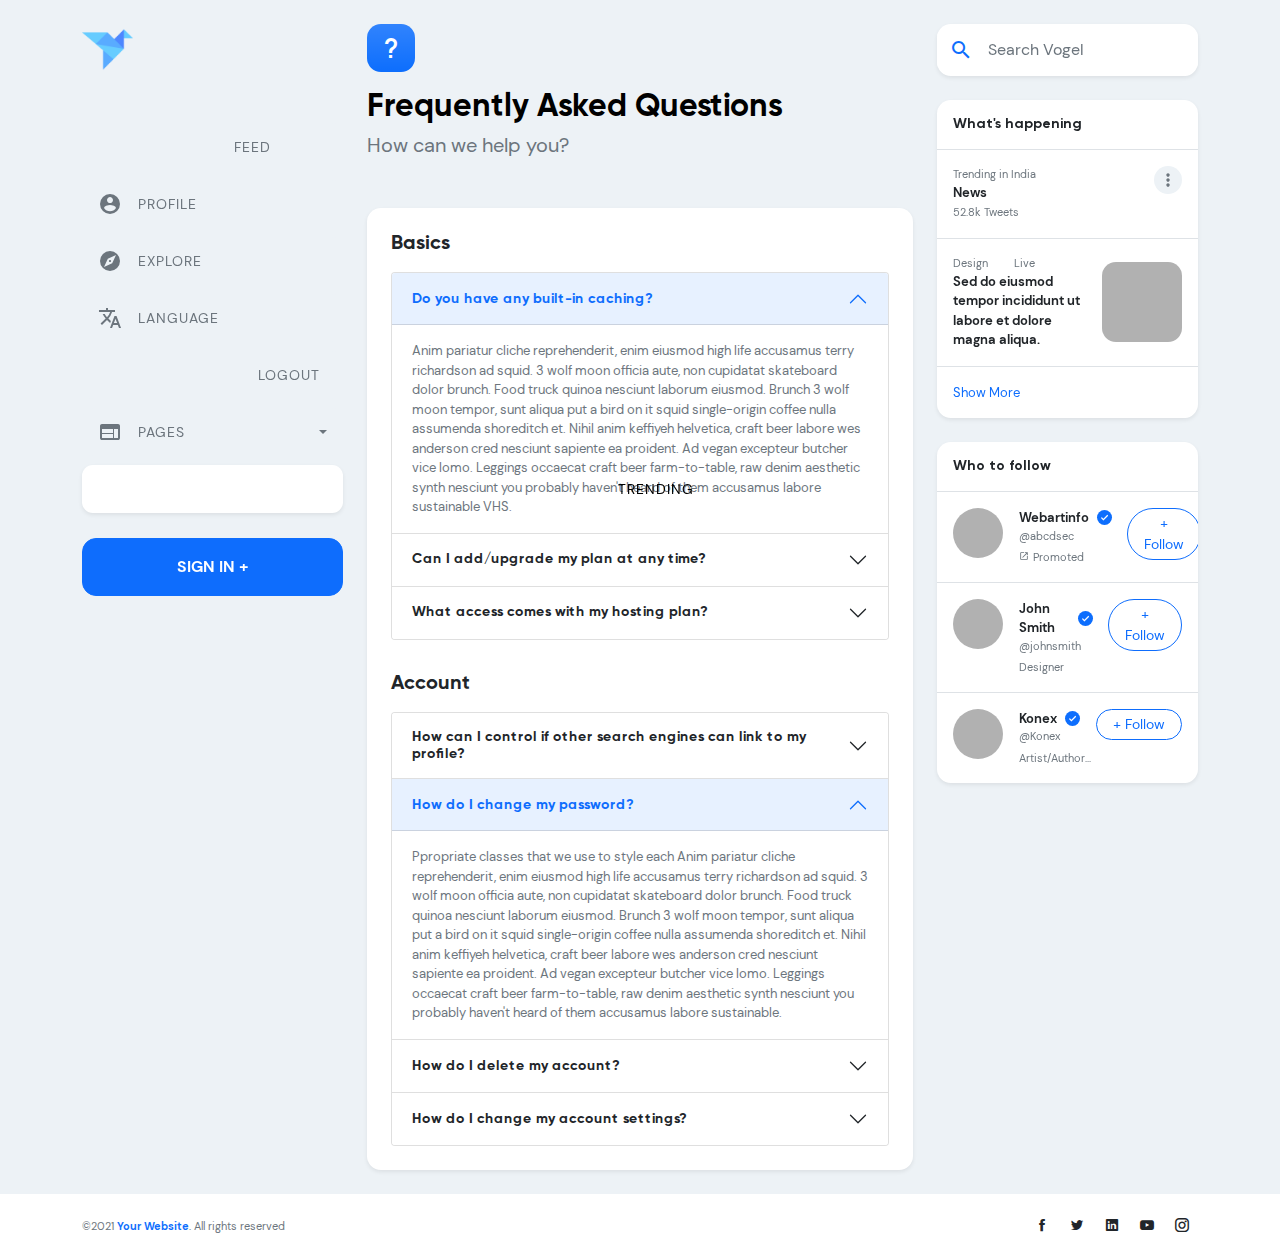
<file: src/template/faq.html>
<!DOCTYPE html>
<html lang="en">
   <head>
      <!-- Required meta tags -->
      <meta charset="utf-8">
      <meta name="viewport" content="width=device-width, initial-scale=1">
      <link rel="icon" type="image/png" href="img/logo.png">
      <title>Vogel - Social Network & Community HTML Template</title>
      <meta name="description" content="Vogel - Social Network & Community HTML Template" />
      <meta name="keywords" content="bootstrap5, e-learning, forum, games, online course, Social Community, social events, social feed, social media, social media template, social network html, social sharing, twitter" />
      <!-- Bootstrap CSS -->
      <link href="vendor/bootstrap/css/bootstrap.min.css" rel="stylesheet">
      <!-- Slich Slider -->
      <link href="vendor/slick/slick/slick.css" rel="stylesheet">
      <link href="vendor/slick/slick/slick-theme.css" rel="stylesheet">
      <!-- Icofont -->
      <link href="vendor/icofont/icofont.min.css" rel="stylesheet">
      <!-- Font Icons -->
      <link href="vendor/icons/css/materialdesignicons.min.css" rel="stylesheet" type="text/css">
      <!-- Custom Css -->
      <link href="css/style.css" rel="stylesheet">
      <!-- Material Icons -->
      <link href="https://fonts.googleapis.com/icon?family=Material+Icons" rel="stylesheet">
   </head>
   <body class="bg-light">
      <div class="web-none d-flex align-items-center px-3 pt-3">
         <a href="index.html" class="text-decoration-none">
         <img src="img/logo.png" class="img-fluid logo-mobile" alt="brand-logo">
         </a>
         <button class="ms-auto btn btn-primary ln-0" type="button" data-bs-toggle="offcanvas" data-bs-target="#offcanvasExample" aria-controls="offcanvasExample">
         <span class="material-icons">menu</span>
         </button>
      </div>
      <div class="py-4">
      <div class="container">
         <div class="row position-relative">
            <!-- Main Content -->
            <main class="col col-xl-6 order-xl-2 col-lg-12 order-lg-1 col-md-12 col-sm-12 col-12">
               <div class="main-content">
                  <div class="mb-5">
                     <div class="feature bg-primary bg-gradient text-white rounded-4 mb-3"><i class="mdi mdi-help"></i></div>
                     <h2 class="fw-bold text-black mb-1">Frequently Asked Questions</h2>
                     <p class="lead fw-normal text-muted mb-0">How can we help you?</p>
                  </div>
                  <!-- Feeds -->
                  <div class="feeds">
                     <!-- Feed Item -->
                     <div class="bg-white p-4 feed-item rounded-4 shadow-sm faq-page">
                        <!-- Contact form-->
                        <div class="rounded-3">
                           <div class="mb-3">
                              <h5 class="lead fw-bold text-body mb-0">Basics</h5>
                           </div>
                           <div class="row justify-content-center">
                              <div class="col-lg-12">
                                 <!-- FAQ Accordion 1-->
                                 <div class="accordion overflow-hidden bg-white" id="accordionExample">
                                    <div class="accordion-item">
                                       <h3 class="accordion-header" id="headingOne"><button class="accordion-button fw-bold m-0" type="button" data-bs-toggle="collapse" data-bs-target="#collapseOne" aria-expanded="true" aria-controls="collapseOne">Do you have any built-in caching?</button></h3>
                                       <div class="accordion-collapse collapse show" id="collapseOne" aria-labelledby="headingOne" data-bs-parent="#accordionExample">
                                          <div class="accordion-body">
                                             <p class="m-0">Anim pariatur cliche reprehenderit, enim eiusmod high life accusamus terry richardson ad squid. 3 wolf moon officia aute, non cupidatat skateboard dolor brunch. Food truck quinoa nesciunt laborum eiusmod. Brunch 3 wolf moon tempor, sunt aliqua put a bird on it squid single-origin coffee nulla assumenda shoreditch et. Nihil anim keffiyeh helvetica, craft beer labore wes anderson cred nesciunt sapiente ea proident. Ad vegan excepteur butcher vice lomo. Leggings occaecat craft beer farm-to-table, raw denim aesthetic synth nesciunt you probably haven't heard of them accusamus labore sustainable VHS.
                                             </p>
                                          </div>
                                       </div>
                                    </div>
                                    <div class="accordion-item">
                                       <h3 class="accordion-header" id="headingTwo"><button class="accordion-button collapsed fw-bold" type="button" data-bs-toggle="collapse" data-bs-target="#collapseTwo" aria-expanded="false" aria-controls="collapseTwo">Can I add/upgrade my plan at any time?</button></h3>
                                       <div class="accordion-collapse collapse" id="collapseTwo" aria-labelledby="headingTwo" data-bs-parent="#accordionExample">
                                          <div class="accordion-body">
                                             <strong>This is the second item's accordion body.</strong>
                                             It is hidden by default, until the collapse plugin adds the appropriate classes that we use to style each element. These classes control the overall appearance, as well as the showing and hiding via CSS transitions. You can modify any of this with custom CSS or overriding our default variables. It's also worth noting that just about any HTML can go within the
                                             <code>.accordion-body</code>
                                             , though the transition does limit overflow.
                                          </div>
                                       </div>
                                    </div>
                                    <div class="accordion-item">
                                       <h3 class="accordion-header" id="headingThree"><button class="accordion-button collapsed fw-bold" type="button" data-bs-toggle="collapse" data-bs-target="#collapseThree" aria-expanded="false" aria-controls="collapseThree">What access comes with my hosting plan?</button></h3>
                                       <div class="accordion-collapse collapse" id="collapseThree" aria-labelledby="headingThree" data-bs-parent="#accordionExample">
                                          <div class="accordion-body">
                                             <strong>This is the third item's accordion body.</strong>
                                             It is hidden by default, until the collapse plugin adds the appropriate classes that we use to style each element. These classes control the overall appearance, as well as the showing and hiding via CSS transitions. You can modify any of this with custom CSS or overriding our default variables. It's also worth noting that just about any HTML can go within the
                                             <code>.accordion-body</code>
                                             , though the transition does limit overflow.
                                          </div>
                                       </div>
                                    </div>
                                 </div>
                              </div>
                           </div>
                           <div class="mb-3 mt-4 pt-2">
                              <h5 class="lead fw-bold text-body mb-0">Account</h5>
                           </div>
                           <div class="row justify-content-center">
                              <div class="col-lg-12">
                                 <!-- FAQ Accordion 1-->
                                 <div class="accordion overflow-hidden bg-white" id="accordionExample">
                                    <div class="accordion-item">
                                       <h3 class="accordion-header" id="headingTwo4"><button class="accordion-button collapsed fw-bold" type="button" data-bs-toggle="collapse" data-bs-target="#collapseTwo4" aria-expanded="false" aria-controls="collapseTwo4">How can I control if other search engines can link to my profile?</button></h3>
                                       <div class="accordion-collapse collapse" id="collapseTwo4" aria-labelledby="headingTwo4" data-bs-parent="#accordionExample">
                                          <div class="accordion-body">
                                             <strong>This is the second item's accordion body.</strong>
                                             It is hidden by default, until the collapse plugin adds the appropriate classes that we use to style each element. These classes control the overall appearance, as well as the showing and hiding via CSS transitions. You can modify any of this with custom CSS or overriding our default variables. It's also worth noting that just about any HTML can go within the
                                             <code>.accordion-body</code>
                                             , though the transition does limit overflow.
                                          </div>
                                       </div>
                                    </div>
                                    <div class="accordion-item">
                                       <h3 class="accordion-header" id="headingOne1"><button class="accordion-button fw-bold m-0" type="button" data-bs-toggle="collapse" data-bs-target="#collapseOne1" aria-expanded="true" aria-controls="collapseOne1">How do I change my password?</button></h3>
                                       <div class="accordion-collapse collapse show" id="collapseOne1" aria-labelledby="headingOne1" data-bs-parent="#accordionExample">
                                          <div class="accordion-body">
                                             <p class="m-0">Ppropriate classes that we use to style each Anim pariatur cliche reprehenderit, enim eiusmod high life accusamus terry richardson ad squid. 3 wolf moon officia aute, non cupidatat skateboard dolor brunch. Food truck quinoa nesciunt laborum eiusmod. Brunch 3 wolf moon tempor, sunt aliqua put a bird on it squid single-origin coffee nulla assumenda shoreditch et. Nihil anim keffiyeh helvetica, craft beer labore wes anderson cred nesciunt sapiente ea proident. Ad vegan excepteur butcher vice lomo. Leggings occaecat craft beer farm-to-table, raw denim aesthetic synth nesciunt you probably haven't heard of them accusamus labore sustainable.
                                             </p>
                                          </div>
                                       </div>
                                    </div>
                                    <div class="accordion-item">
                                       <h3 class="accordion-header" id="headingTwo2"><button class="accordion-button collapsed fw-bold" type="button" data-bs-toggle="collapse" data-bs-target="#collapseTwo2" aria-expanded="false" aria-controls="collapseTwo2">How do I delete my account?</button></h3>
                                       <div class="accordion-collapse collapse" id="collapseTwo2" aria-labelledby="headingTwo2" data-bs-parent="#accordionExample">
                                          <div class="accordion-body">
                                             <strong>This is the second item's accordion body.</strong>
                                             It is hidden by default, until the collapse plugin adds the appropriate classes that we use to style each element. These classes control the overall appearance, as well as the showing and hiding via CSS transitions. You can modify any of this with custom CSS or overriding our default variables. It's also worth noting that just about any HTML can go within the
                                             <code>.accordion-body</code>
                                             , though the transition does limit overflow.
                                          </div>
                                       </div>
                                    </div>
                                    <div class="accordion-item">
                                       <h3 class="accordion-header" id="headingThree3"><button class="accordion-button collapsed fw-bold" type="button" data-bs-toggle="collapse" data-bs-target="#collapseThree3" aria-expanded="false" aria-controls="collapseThree3">How do I change my account settings?</button></h3>
                                       <div class="accordion-collapse collapse" id="collapseThree3" aria-labelledby="headingThree3" data-bs-parent="#accordionExample">
                                          <div class="accordion-body">
                                             <strong>This is the third item's accordion body.</strong>
                                             It is hidden by default, until the collapse plugin adds the appropriate classes that we use to style each element. These classes control the overall appearance, as well as the showing and hiding via CSS transitions. You can modify any of this with custom CSS or overriding our default variables. It's also worth noting that just about any HTML can go within the
                                             <code>.accordion-body</code>
                                             , though the transition does limit overflow.
                                          </div>
                                       </div>
                                    </div>
                                 </div>
                              </div>
                           </div>
                        </div>
                     </div>
                  </div>
               </div>
            </main>
            <aside class="col col-xl-3 order-xl-1 col-lg-6 order-lg-2 col-md-6 col-sm-6 col-12">
               <div class="p-2 bg-light offcanvas offcanvas-start" tabindex="-1" id="offcanvasExample">
                  <div class="sidebar-nav mb-3">
                     <div class="pb-4">
                        <a href="index.html" class="text-decoration-none">
                        <img src="img/logo.png" class="img-fluid logo" alt="brand-logo">
                        </a>
                     </div>
                     <ul class="navbar-nav justify-content-end flex-grow-1">
                        <li class="nav-item">
                           <a href="index.html" class="nav-link"><span class="material-icons me-3">house</span> <span>Feed</span></a>
                        </li>
                        <li class="nav-item">
                           <a href="profile.html" class="nav-link"><span class="material-icons me-3">account_circle</span> <span>Profile</span></a>
                        </li>
                        <li class="nav-item">
                           <a href="explore.html" class="nav-link"><span class="material-icons me-3">explore</span> <span>Explore</span></a>
                        </li>
                        <li class="nav-item">
                           <a href="#" class="nav-link" data-bs-toggle="modal" data-bs-target="#languageModal"><span class="material-icons me-3">translate</span> <span>Language</span></a>
                        </li>
                        <li class="nav-item">
                           <a href="index.html" class="nav-link"><span class="material-icons me-3">logout</span> <span>Logout</span></a>
                        </li>
                        <li class="nav-item dropdown">
                           <a class="nav-link dropdown-toggle" href="#" id="offcanvasNavbarDropdown" role="button" data-bs-toggle="dropdown" aria-expanded="false">
                           <span class="material-icons me-3">web</span> Pages
                           </a>
                           <ul class="dropdown-menu px-2 py-1 mb-2" aria-labelledby="offcanvasNavbarDropdown">
                              <li><a class="dropdown-item rounded-3 px-2 py-1 my-1" href="contact.html">Contact</a></li>
                              <li><a class="dropdown-item rounded-3 px-2 py-1 my-1" href="faq.html">FAQ</a></li>
                              <li><a class="dropdown-item rounded-3 px-2 py-1 my-1" href="404.html">404 Error</a></li>
                              <li><a class="dropdown-item rounded-3 px-2 py-1 my-1" href="edit-profile.html">Edit Profile</a></li>
                           </ul>
                        </li>
                        <li class="nav-item">
                           <a href="tags.html" class="nav-link active"><span class="material-icons me-3">local_fire_department</span> <span>Trending</span></a>
                        </li>
                     </ul>
                  </div>
                  <a href="#" class="btn btn-primary w-100 text-decoration-none rounded-4 py-3 fw-bold text-uppercase m-0" data-bs-toggle="modal" data-bs-target="#signModal">Sign In +</a>
               </div>
               <!-- Sidebar -->
               <div class="ps-0 m-none fix-sidebar">
                  <div class="sidebar-nav mb-3">
                     <div class="pb-4 mb-4">
                        <a href="index.html" class="text-decoration-none">
                        <img src="img/logo.png" class="img-fluid logo" alt="brand-logo">
                        </a>
                     </div>
                     <ul class="navbar-nav justify-content-end flex-grow-1">
                        <li class="nav-item">
                           <a href="index.html" class="nav-link"><span class="material-icons me-3">house</span> <span>Feed</span></a>
                        </li>
                        <li class="nav-item">
                           <a href="profile.html" class="nav-link"><span class="material-icons me-3">account_circle</span> <span>Profile</span></a>
                        </li>
                        <li class="nav-item">
                           <a href="explore.html" class="nav-link"><span class="material-icons me-3">explore</span> <span>Explore</span></a>
                        </li>
                        <li class="nav-item">
                           <a href="#" class="nav-link" data-bs-toggle="modal" data-bs-target="#languageModal"><span class="material-icons me-3">translate</span> <span>Language</span></a>
                        </li>
                        <li class="nav-item">
                           <a href="index.html" class="nav-link"><span class="material-icons me-3">logout</span> <span>Logout</span></a>
                        </li>
                        <li class="nav-item dropdown">
                           <a class="nav-link dropdown-toggle" href="#" id="offcanvasNavbarDropdown" role="button" data-bs-toggle="dropdown" aria-expanded="false">
                           <span class="material-icons me-3">web</span> Pages
                           </a>
                           <ul class="dropdown-menu px-2 py-1 mb-2" aria-labelledby="offcanvasNavbarDropdown">
                              <li><a class="dropdown-item rounded-3 px-2 py-1 my-1" href="contact.html">Contact</a></li>
                              <li><a class="dropdown-item rounded-3 px-2 py-1 my-1" href="faq.html">FAQ</a></li>
                              <li><a class="dropdown-item rounded-3 px-2 py-1 my-1" href="404.html">404 Error</a></li>
                              <li><a class="dropdown-item rounded-3 px-2 py-1 my-1" href="edit-profile.html">Edit Profile</a></li>
                           </ul>
                        </li>
                        <li class="nav-item">
                           <a href="tags.html" class="nav-link active"><span class="material-icons me-3">local_fire_department</span> <span>Trending</span></a>
                        </li>
                     </ul>
                  </div>
                  <a href="#" class="btn btn-primary w-100 text-decoration-none rounded-4 py-3 fw-bold text-uppercase m-0" data-bs-toggle="modal" data-bs-target="#signModal">Sign In +</a>
               </div>
            </aside>
            <aside class="col col-xl-3 order-xl-3 col-lg-6 order-lg-3 col-md-6 col-sm-6 col-12">
               <div class="fix-sidebar">
                  <div class="side-trend lg-none">
                     <!-- Search Tab -->
                     <div class="sticky-sidebar2 mb-3">
                        <div class="input-group mb-4 shadow-sm rounded-4 overflow-hidden py-2 bg-white">
                           <span class="input-group-text material-icons border-0 bg-white text-primary">search</span>
                           <input type="text" class="form-control border-0 fw-light ps-1" placeholder="Search Vogel">
                        </div>
                        <div class="bg-white rounded-4 overflow-hidden shadow-sm mb-4">
                           <h6 class="fw-bold text-body p-3 mb-0 border-bottom">What's happening</h6>
                           <!-- Trending Item -->
                           <div class="p-3 border-bottom d-flex">
                              <div>
                                 <div class="text-muted fw-light d-flex align-items-center">
                                    <small>Trending in India</small>
                                 </div>
                                 <p class="fw-bold mb-0 pe-3 text-dark">News</p>
                                 <small class="text-muted">52.8k Tweets</small>
                              </div>
                              <div class="dropdown ms-auto">
                                 <a href="#" class="text-muted text-decoration-none material-icons ms-2 md-20 rounded-circle bg-light p-1" id="dropdownMenuButton6" data-bs-toggle="dropdown" aria-expanded="false">more_vert</a>
                                 <ul class="dropdown-menu fs-13 dropdown-menu-end" aria-labelledby="dropdownMenuButton6">
                                    <li><a class="dropdown-item text-muted" href="#"><span class="material-icons md-13 me-1">sentiment_very_dissatisfied</span>Not interested in this</a></li>
                                    <li><a class="dropdown-item text-muted" href="#"><span class="material-icons md-13 me-1">sentiment_very_dissatisfied</span>This trend is harmful or spammy</a></li>
                                 </ul>
                              </div>
                           </div>
                           <!-- Trending Item -->
                           <a href="tags.html" class="p-3 border-bottom d-flex align-items-center text-dark text-decoration-none">
                              <div>
                                 <div class="text-muted fw-light d-flex align-items-center">
                                    <small>Design</small><span class="mx-1 material-icons md-3">circle</span><small>Live</small>
                                 </div>
                                 <p class="fw-bold mb-0 pe-3">Sed do eiusmod tempor incididunt ut labore et dolore magna aliqua.</p>
                              </div>
                              <img src="img/trend1.jpg" class="img-fluid rounded-4 ms-auto" alt="trending-img">
                           </a>
                           <!-- Show More -->
                           <a href="explore.html" class="text-decoration-none">
                              <div class="p-3">Show More</div>
                           </a>
                        </div>
                        <div class="bg-white rounded-4 overflow-hidden shadow-sm account-follow mb-4">
                           <h6 class="fw-bold text-body p-3 mb-0 border-bottom">Who to follow</h6>
                           <!-- Account Item -->
                           <a href="profile.html" class="p-3 border-bottom d-flex text-dark text-decoration-none account-item">
                              <img src="img/rmate5.jpg" class="img-fluid rounded-circle me-3" alt="profile-img">
                              <div>
                                 <p class="fw-bold mb-0 pe-3 d-flex align-items-center">Webartinfo <span class="ms-2 material-icons bg-primary p-0 md-16 fw-bold text-white rounded-circle ov-icon">done</span></p>
                                 <div class="text-muted fw-light">
                                    <p class="mb-1 small">@abcdsec</p>
                                    <span class="text-muted d-flex align-items-center small"><span class="material-icons me-1 small">open_in_new</span>Promoted</span>
                                 </div>
                              </div>
                              <div class="ms-auto">
                                 <div class="btn-group" role="group" aria-label="Basic checkbox toggle button group">
                                    <input type="checkbox" class="btn-check" id="btncheck7">
                                    <label class="btn btn-outline-primary btn-sm px-3 rounded-pill" for="btncheck7"><span class="follow">+ Follow</span><span class="following d-none">Following</span></label>
                                 </div>
                              </div>
                           </a>
                           <!-- Account Item -->
                           <a href="profile.html" class="p-3 border-bottom d-flex text-dark text-decoration-none account-item">
                              <img src="img/rmate4.jpg" class="img-fluid rounded-circle me-3" alt="profile-img">
                              <div>
                                 <p class="fw-bold mb-0 pe-3 d-flex align-items-center">John Smith <span class="ms-2 material-icons bg-primary p-0 md-16 fw-bold text-white rounded-circle ov-icon">done</span></p>
                                 <div class="text-muted fw-light">
                                    <p class="mb-1 small">@johnsmith</p>
                                    <span class="text-muted d-flex align-items-center small">Designer</span>
                                 </div>
                              </div>
                              <div class="ms-auto">
                                 <div class="btn-group" role="group" aria-label="Basic checkbox toggle button group">
                                    <input type="checkbox" class="btn-check" id="btncheck8">
                                    <label class="btn btn-outline-primary btn-sm px-3 rounded-pill" for="btncheck8"><span class="follow">+ Follow</span><span class="following d-none">Following</span></label>
                                 </div>
                              </div>
                           </a>
                           <!-- Account Item -->
                           <a href="profile.html" class="p-3 d-flex text-dark text-decoration-none account-item">
                              <img src="img/rmate3.jpg" class="img-fluid rounded-circle me-3" alt="profile-img">
                              <div>
                                 <p class="fw-bold mb-0 pe-3 d-flex align-items-center">Konex <span class="ms-2 material-icons bg-primary p-0 md-16 fw-bold text-white rounded-circle ov-icon">done</span></p>
                                 <div class="text-muted fw-light">
                                    <p class="mb-1 small">@Konex</p>
                                    <span class="text-muted d-flex align-items-center small">Artist/Author...</span>
                                 </div>
                              </div>
                              <div class="ms-auto">
                                 <div class="btn-group" role="group" aria-label="Basic checkbox toggle button group">
                                    <input type="checkbox" class="btn-check" id="btncheck9">
                                    <label class="btn btn-outline-primary btn-sm px-3 rounded-pill" for="btncheck9"><span class="follow">+ Follow</span><span class="following d-none">Following</span></label>
                                 </div>
                              </div>
                           </a>
                        </div>
                     </div>
                  </div>
            </aside>
            </div>
         </div>
      </div>
      <div class="py-3 bg-white footer-copyright">
         <div class="container">
            <div class="row align-items-center">
               <div class="col-md-8">
                  <span class="me-3 small">©2021 <b class="text-primary">Your Website</b>. All rights reserved</span>
               </div>
               <div class="col-md-4 text-end">
                  <a target="_blank" href="#" class="btn social-btn btn-sm text-decoration-none"><i class="icofont-facebook"></i></a>
                  <a target="_blank" href="#" class="btn social-btn btn-sm text-decoration-none"><i class="icofont-twitter"></i></a>
                  <a target="_blank" href="#" class="btn social-btn btn-sm text-decoration-none"><i class="icofont-linkedin"></i></a>
                  <a target="_blank" href="#" class="btn social-btn btn-sm text-decoration-none"><i class="icofont-youtube-play"></i></a>
                  <a target="_blank" href="#" class="btn social-btn btn-sm text-decoration-none"><i class="icofont-instagram"></i></a>
               </div>
            </div>
         </div>
      </div>
      <!-- Post Modal -->
      <div class="modal fade" id="postModal" data-bs-backdrop="static" data-bs-keyboard="false" tabindex="-1" aria-labelledby="staticBackdropLabel" aria-hidden="true">
         <div class="modal-dialog modal-dialog-centered">
            <div class="modal-content rounded-4 p-4 border-0 bg-light">
               <div class="modal-header d-flex align-items-center justify-content-start border-0 p-0 mb-3">
                  <a href="#" class="text-muted text-decoration-none material-icons" data-bs-dismiss="modal">arrow_back_ios_new</a>
                  <h5 class="modal-title text-muted ms-3 ln-0" id="staticBackdropLabel"><span class="material-icons md-32">account_circle</span></h5>
               </div>
               <div class="modal-body p-0 mb-3">
                  <div class="form-floating">
                     <textarea class="form-control rounded-5 border-0 shadow-sm" placeholder="Leave a comment here" id="floatingTextarea2" style="height: 200px"></textarea>
                     <label for="floatingTextarea2" class="h6 text-muted mb-0">What's on your mind...</label>
                  </div>
               </div>
               <div class="modal-footer justify-content-start px-1 py-1 bg-white shadow-sm rounded-5">
                  <div class="rounded-4 m-0 px-3 py-2 d-flex align-items-center justify-content-between w-75">
                     <a href="#" class="text-muted text-decoration-none material-icons">insert_link</a>
                     <a href="#" class="text-muted text-decoration-none material-icons">image</a>
                     <a href="#" class="text-muted text-decoration-none material-icons">smart_display</a>
                     <span class="text-muted">0/500</span>
                  </div>
                  <div class="ms-auto m-0">
                     <a data-bs-dismiss="modal" href="#" class="btn btn-primary rounded-5 fw-bold px-3 py-2 fs-6 mb-0 d-flex align-items-center"><span class="material-icons me-2 md-16">send</span>Post</a>
                  </div>
               </div>
            </div>
         </div>
      </div>
      <!-- Sign In Modal -->
      <div class="modal fade" id="signModal" tabindex="-1" aria-labelledby="exampleModalLabel" aria-hidden="true">
         <div class="modal-dialog modal-dialog-centered">
            <div class="modal-content rounded-4 p-4 border-0">
               <div class="modal-header border-0 p-1">
                  <h6 class="modal-title fw-bold text-body fs-6" id="exampleModalLabel">Choose Language</h6>
                  <button type="button" class="btn-close" data-bs-dismiss="modal" aria-label="Close"></button>
               </div>
               <form>
                  <div class="modal-body p-0">
                     <div class="row py-3 gy-3 m-0">
                        <!-- Langauge Item -->
                        <div class="langauge-item col-6 col-md-3 px-1 mt-2">
                           <input type="radio" class="btn-check" name="options-outlined" id="hindi11">
                           <label class="btn btn-language btn-sm px-2 py-2 rounded-5 d-flex align-items-center justify-content-between" for="hindi11">
                           <span class="text-start d-grid">
                           <small class="ln-18">हिंदी</small>
                           <small class="ln-18">Hindi</small>
                           </span>
                           <span class="material-icons text-muted md-20">check_circle</span>
                           </label>
                        </div>
                        <!-- Langauge Item -->
                        <div class="langauge-item col-6 col-md-3 px-1 mt-2">
                           <input type="radio" class="btn-check" name="options-outlined" id="english21" checked>
                           <label class="btn btn-language btn-sm px-2 py-2 rounded-5 d-flex align-items-center justify-content-between" for="english21">
                           <span class="text-start d-grid">
                           <small class="ln-18">English</small>
                           <small class="ln-18">English</small>
                           </span>
                           <span class="material-icons text-muted md-20">check_circle</span>
                           </label>
                        </div>
                        <!-- Langauge Item -->
                        <div class="langauge-item col-6 col-md-3 px-1 mt-2">
                           <input type="radio" class="btn-check" name="options-outlined" id="kannada31">
                           <label class="btn btn-language btn-sm px-2 py-2 rounded-5 d-flex align-items-center justify-content-between" for="kannada31">
                           <span class="text-start d-grid">
                           <small class="ln-18">ಕನ್ನಡ</small>
                           <small class="ln-18">kannada</small>
                           </span>
                           <span class="material-icons text-muted md-20">check_circle</span>
                           </label>
                        </div>
                        <!-- Langauge Item -->
                        <div class="langauge-item col-6 col-md-3 px-1 mt-2">
                           <input type="radio" class="btn-check" name="options-outlined" id="tamil41">
                           <label class="btn btn-language btn-sm px-2 py-2 rounded-5 d-flex align-items-center justify-content-between" for="tamil41">
                           <span class="text-start d-grid">
                           <small class="ln-18">தமிழ்</small>
                           <small class="ln-18">Tamil</small>
                           </span>
                           <span class="material-icons text-muted md-20">check_circle</span>
                           </label>
                        </div>
                        <!-- Langauge Item -->
                        <div class="langauge-item col-6 col-md-3 px-1 mt-2">
                           <input type="radio" class="btn-check" name="options-outlined" id="punjabi51">
                           <label class="btn btn-language btn-sm px-2 py-2 rounded-5 d-flex align-items-center justify-content-between mb-2" for="punjabi51">
                           <span class="text-start d-grid">
                           <small class="ln-18">ਪੰਜਾਬੀ</small>
                           <small class="ln-18">Punjabi</small>
                           </span>
                           <span class="material-icons text-muted md-20">check_circle</span>
                           </label>
                        </div>
                        <!-- Langauge Item -->
                        <div class="langauge-item col-6 col-md-3 px-1 mt-2">
                           <input type="radio" class="btn-check" name="options-outlined" id="punjabi5111">
                           <label class="btn btn-language btn-sm px-2 py-2 rounded-5 d-flex align-items-center justify-content-between mb-2" for="punjabi5111">
                           <span class="text-start d-grid">
                           <small class="ln-18">Türk</small>
                           <small class="ln-18">Turkish</small>
                           </span>
                           <span class="material-icons text-muted md-20">check_circle</span>
                           </label>
                        </div>
                        <!-- Langauge Item -->
                        <div class="langauge-item col-6 col-md-3 px-1 mt-2">
                           <input type="radio" class="btn-check" name="options-outlined" id="punjabi511">
                           <label class="btn btn-language btn-sm px-2 py-2 rounded-5 d-flex align-items-center justify-content-between mb-2" for="punjabi511">
                           <span class="text-start d-grid">
                           <small class="ln-18">français</small>
                           <small class="ln-18">French</small>
                           </span>
                           <span class="material-icons text-muted md-20">check_circle</span>
                           </label>
                        </div>
                        <!-- Langauge Item -->
                        <div class="langauge-item col-6 col-md-3 px-1 mt-2">
                           <input type="radio" class="btn-check" name="options-outlined" id="other1">
                           <label class="btn btn-language btn-sm px-2 py-2 rounded-5 d-flex align-items-center justify-content-between mb-2" for="other1">
                           <span class="text-start d-grid">
                           <small class="ln-18">Other</small>
                           <small class="ln-18">Other</small>
                           </span>
                           <span class="material-icons text-muted md-20">check_circle</span>
                           </label>
                        </div>
                     </div>
                     <div class="mt-5 login-register" id="number">
                        <h6 class="fw-bold mx-1 mb-2 text-dark">Register your Mobile Number</h6>
                        <div class="row mx-0 mb-3">
                           <div class="col-3 p-1">
                              <div class="form-floating">
                                 <select class="form-select rounded-5" id="floatingSelect" aria-label="Floating label select example">
                                    <option selected>+91</option>
                                    <option value="1">+34</option>
                                    <option value="2">+434</option>
                                    <option value="3">+343</option>
                                 </select>
                                 <label for="floatingSelect">Code</label>
                              </div>
                           </div>
                           <div class="col-9 p-1">
                              <div class="form-floating d-flex align-items-end">
                                 <input type="text" class="form-control rounded-5" id="floatingName" value="1234567890" placeholder="Enter Mobile Number">
                                 <label for="floatingName">Enter Mobile Number</label>
                              </div>
                           </div>
                        </div>
                        <div class="p-1">
                           <button type="button" class="btn btn-primary w-100 text-decoration-none rounded-5 py-3 fw-bold text-uppercase m-0" data-bs-dismiss="modal">Send OTP</button>
                        </div>
                     </div>
                  </div>
               </form>
            </div>
         </div>
      </div>
      <!-- Language Modal -->
      <div class="modal fade" id="languageModal" tabindex="-1" aria-labelledby="exampleModalLabel1" aria-hidden="true">
         <div class="modal-dialog modal-dialog-centered">
            <div class="modal-content border-0 rounded-4 p-4">
               <div class="modal-header border-0 p-1">
                  <h6 class="modal-title fw-bold text-body fs-6 d-flex justify-content-center" id="exampleModalLabel1">Choose Language</h6>
                  <button type="button" class="btn-close" data-bs-dismiss="modal" aria-label="Close"></button>
               </div>
               <form>
                  <div class="modal-body pt-0 px-0">
                     <div class="row py-3 gy-3 m-0">
                        <!-- Langauge Item -->
                        <div class="langauge-item col-6 col-md-3 px-1 mt-2">
                           <input type="radio" class="btn-check" name="options-outlined" id="hindi1">
                           <label class="btn btn-language btn-sm px-2 py-2 rounded-5 d-flex align-items-center justify-content-between" for="hindi1">
                           <span class="text-start d-grid">
                           <small class="ln-18">हिंदी</small>
                           <small class="ln-18">Hindi</small>
                           </span>
                           <span class="material-icons text-muted md-20">check_circle</span>
                           </label>
                        </div>
                        <!-- Langauge Item -->
                        <div class="langauge-item col-6 col-md-3 px-1 mt-2">
                           <input type="radio" class="btn-check" name="options-outlined" id="english2" checked>
                           <label class="btn btn-language btn-sm px-2 py-2 rounded-5 d-flex align-items-center justify-content-between" for="english2">
                           <span class="text-start d-grid">
                           <small class="ln-18">English</small>
                           <small class="ln-18">English</small>
                           </span>
                           <span class="material-icons text-muted md-20">check_circle</span>
                           </label>
                        </div>
                        <!-- Langauge Item -->
                        <div class="langauge-item col-6 col-md-3 px-1 mt-2">
                           <input type="radio" class="btn-check" name="options-outlined" id="kannada3">
                           <label class="btn btn-language btn-sm px-2 py-2 rounded-5 d-flex align-items-center justify-content-between" for="kannada3">
                           <span class="text-start d-grid">
                           <small class="ln-18">ಕನ್ನಡ</small>
                           <small class="ln-18">kannada</small>
                           </span>
                           <span class="material-icons text-muted md-20">check_circle</span>
                           </label>
                        </div>
                        <!-- Langauge Item -->
                        <div class="langauge-item col-6 col-md-3 px-1 mt-2">
                           <input type="radio" class="btn-check" name="options-outlined" id="tamil4">
                           <label class="btn btn-language btn-sm px-2 py-2 rounded-5 d-flex align-items-center justify-content-between" for="tamil4">
                           <span class="text-start d-grid">
                           <small class="ln-18">தமிழ்</small>
                           <small class="ln-18">Tamil</small>
                           </span>
                           <span class="material-icons text-muted md-20">check_circle</span>
                           </label>
                        </div>
                        <!-- Langauge Item -->
                        <div class="langauge-item col-6 col-md-3 px-1 mt-2">
                           <input type="radio" class="btn-check" name="options-outlined" id="punjabi5">
                           <label class="btn btn-language btn-sm px-2 py-2 rounded-5 d-flex align-items-center justify-content-between mb-2" for="punjabi5">
                           <span class="text-start d-grid">
                           <small class="ln-18">ਪੰਜਾਬੀ</small>
                           <small class="ln-18">Punjabi</small>
                           </span>
                           <span class="material-icons text-muted md-20">check_circle</span>
                           </label>
                        </div>
                        <!-- Langauge Item -->
                        <div class="langauge-item col-6 col-md-3 px-1 mt-2">
                           <input type="radio" class="btn-check" name="options-outlined" id="punjabi511f">
                           <label class="btn btn-language btn-sm px-2 py-2 rounded-5 d-flex align-items-center justify-content-between mb-2" for="punjabi511f">
                           <span class="text-start d-grid">
                           <small class="ln-18">Türk</small>
                           <small class="ln-18">Turkish</small>
                           </span>
                           <span class="material-icons text-muted md-20">check_circle</span>
                           </label>
                        </div>
                        <!-- Langauge Item -->
                        <div class="langauge-item col-6 col-md-3 px-1 mt-2">
                           <input type="radio" class="btn-check" name="options-outlined" id="punjabi51f">
                           <label class="btn btn-language btn-sm px-2 py-2 rounded-5 d-flex align-items-center justify-content-between mb-2" for="punjabi51f">
                           <span class="text-start d-grid">
                           <small class="ln-18">français</small>
                           <small class="ln-18">French</small>
                           </span>
                           <span class="material-icons text-muted md-20">check_circle</span>
                           </label>
                        </div>
                        <!-- Langauge Item -->
                        <div class="langauge-item col-6 col-md-3 px-1 mt-2">
                           <input type="radio" class="btn-check" name="options-outlined" id="other">
                           <label class="btn btn-language btn-sm px-2 py-2 rounded-5 d-flex align-items-center justify-content-between mb-2" for="other">
                           <span class="text-start d-grid">
                           <small class="ln-18">Other</small>
                           <small class="ln-18">Other</small>
                           </span>
                           <span class="material-icons text-muted md-20">check_circle</span>
                           </label>
                        </div>
                     </div>
                  </div>
                  <div class="modal-footer border-0 p-1">
                     <button type="button" class="btn btn-primary w-100 text-decoration-none rounded-5 py-3 fw-bold text-uppercase m-0" data-bs-dismiss="modal">Submit</button>
                  </div>
               </form>
            </div>
         </div>
      </div>
      <!-- Comment Modal -->
      <div class="modal fade" id="commentModal" tabindex="-1" aria-labelledby="exampleModalLabel2" aria-hidden="true">
         <div class="modal-dialog modal-dialog-centered">
            <div class="modal-content rounded-4 overflow-hidden border-0">
               <div class="modal-header d-none">
                  <h5 class="modal-title" id="exampleModalLabel2">Modal title</h5>
                  <button type="button" class="btn-close" data-bs-dismiss="modal" aria-label="Close"></button>
               </div>
               <div class="modal-body p-0">
                  <div class="row m-0">
                     <div class="col-sm-7 px-0 m-sm-none">
                        <!-- Image Slider -->
                        <div class="image-slider">
                           <div id="carouselExampleIndicators" class="carousel slide" data-bs-ride="carousel">
                              <div class="carousel-indicators">
                                 <button type="button" data-bs-target="#carouselExampleIndicators" data-bs-slide-to="0" class="active" aria-current="true" aria-label="Slide 1"></button>
                                 <button type="button" data-bs-target="#carouselExampleIndicators" data-bs-slide-to="1" aria-label="Slide 2"></button>
                                 <button type="button" data-bs-target="#carouselExampleIndicators" data-bs-slide-to="2" aria-label="Slide 3"></button>
                              </div>
                              <div class="carousel-inner">
                                 <div class="carousel-item active">
                                    <img src="img/post-img1.jpg" class="d-block w-100" alt="...">
                                 </div>
                                 <div class="carousel-item">
                                    <img src="img/post-img2.jpg" class="d-block w-100" alt="...">
                                 </div>
                                 <div class="carousel-item">
                                    <img src="img/post-img3.jpg" class="d-block w-100" alt="...">
                                 </div>
                              </div>
                              <button class="carousel-control-prev" type="button" data-bs-target="#carouselExampleIndicators" data-bs-slide="prev">
                              <span class="carousel-control-prev-icon" aria-hidden="true"></span>
                              <span class="visually-hidden">Previous</span>
                              </button>
                              <button class="carousel-control-next" type="button" data-bs-target="#carouselExampleIndicators" data-bs-slide="next">
                              <span class="carousel-control-next-icon" aria-hidden="true"></span>
                              <span class="visually-hidden">Next</span>
                              </button>
                           </div>
                        </div>
                     </div>
                     <div class="col-sm-5 content-body px-web-0">
                        <div class="d-flex flex-column h-600">
                           <div class="d-flex p-3 border-bottom">
                              <img src="img/rmate4.jpg" class="img-fluid rounded-circle user-img" alt="profile-img">
                              <div class="d-flex align-items-center justify-content-between w-100">
                                 <a href="profile.html" class="text-decoration-none ms-3">
                                    <div class="d-flex align-items-center">
                                       <h6 class="fw-bold text-body mb-0">iamosahan</h6>
                                       <p class="ms-2 material-icons bg-primary p-0 md-16 fw-bold text-white rounded-circle ov-icon mb-0">done</p>
                                    </div>
                                    <p class="text-muted mb-0 small">@johnsmith</p>
                                 </a>
                                 <div class="small dropdown">
                                    <a href="#" class="text-muted text-decoration-none material-icons ms-2 md-" data-bs-dismiss="modal">close</a>
                                 </div>
                              </div>
                           </div>
                           <div class="comments p-3">
                              <div class="d-flex mb-2">
                                 <img src="img/rmate1.jpg" class="img-fluid rounded-circle" alt="profile-img">
                                 <div class="ms-2 small">
                                    <div class="bg-light px-3 py-2 rounded-4 mb-1 chat-text">
                                       <p class="fw-500 mb-0">Macie Bellis</p>
                                       <span class="text-muted">Consecteturut labore et dolor.</span>
                                    </div>
                                    <div class="d-flex align-items-center ms-2">
                                       <a href="#" class="small text-muted text-decoration-none">Like</a>
                                       <span class="fs-3 text-muted material-icons mx-1">circle</span>
                                       <a href="#" class="small text-muted text-decoration-none">Reply</a>
                                       <span class="fs-3 text-muted material-icons mx-1">circle</span>
                                       <span class="small text-muted">1h</span>
                                    </div>
                                 </div>
                              </div>
                              <div class="d-flex mb-2">
                                 <img src="img/rmate3.jpg" class="img-fluid rounded-circle" alt="profile-img">
                                 <div class="ms-2 small">
                                    <div class="bg-light px-3 py-2 rounded-4 mb-1 chat-text">
                                       <p class="fw-500 mb-0">John Smith</p>
                                       <span class="text-muted">Lorem ipsum dolor sit amet, consectetur adipisicing elit, sed do eiusmod tempor incididunt ut labore et dolore magna aliqua. Ut enim ad minim veniam.</span>
                                    </div>
                                    <div class="d-flex align-items-center ms-2">
                                       <a href="#" class="small text-muted text-decoration-none">Like</a>
                                       <span class="fs-3 text-muted material-icons mx-1">circle</span>
                                       <a href="#" class="small text-muted text-decoration-none">Reply</a>
                                       <span class="fs-3 text-muted material-icons mx-1">circle</span>
                                       <span class="small text-muted">20min</span>
                                    </div>
                                 </div>
                              </div>
                              <div class="d-flex mb-2">
                                 <img src="img/rmate2.jpg" class="img-fluid rounded-circle" alt="profile-img">
                                 <div class="ms-2 small">
                                    <div class="bg-light px-3 py-2 rounded-4 mb-1 chat-text">
                                       <p class="fw-500 mb-0">Shay Jordon</p>
                                       <span class="text-muted">With our vastly improved notifications system, users have more control.</span>
                                    </div>
                                    <div class="d-flex align-items-center ms-2">
                                       <a href="#" class="small text-muted text-decoration-none">Like</a>
                                       <span class="fs-3 text-muted material-icons mx-1">circle</span>
                                       <a href="#" class="small text-muted text-decoration-none">Reply</a>
                                       <span class="fs-3 text-muted material-icons mx-1">circle</span>
                                       <span class="small text-muted">10min</span>
                                    </div>
                                 </div>
                              </div>
                           </div>
                           <div class="border-top p-3 mt-auto">
                              <div class="d-flex align-items-center justify-content-between mb-2">
                                 <div>
                                    <a href="#" class="text-muted text-decoration-none d-flex align-items-start fw-light"><span class="material-icons md-20 me-2">thumb_up_off_alt</span><span>30.4k</span></a>
                                 </div>
                                 <div>
                                    <a href="#" class="text-muted text-decoration-none d-flex align-items-start fw-light"><span class="material-icons md-20 me-2">repeat</span><span>617</span></a>
                                 </div>
                                 <div>
                                    <a href="#" class="text-muted text-decoration-none d-flex align-items-start fw-light"><span class="material-icons md-18 me-2">share</span><span>Share</span></a>
                                 </div>
                              </div>
                              <div class="d-flex align-items-center">
                                 <span class="material-icons bg-white border-0 text-primary pe-2 md-36">account_circle</span>
                                 <div class="d-flex align-items-center border rounded-4 px-3 py-1 w-100">
                                    <input type="text" class="form-control form-control-sm p-0 rounded-3 fw-light border-0" placeholder="Write Your comment">
                                    <a href="#" class="bg-white border-0 text-primary ps-2 text-decoration-none">Post</a>
                                 </div>
                              </div>
                           </div>
                        </div>
                     </div>
                  </div>
               </div>
               <div class="modal-footer d-none">
               </div>
            </div>
         </div>
      </div>
      <!-- Jquery Js -->
      <script src="vendor/jquery/jquery.min.js"></script>
      <!-- Bootstrap Bundle Js -->
      <script src="vendor/bootstrap/js/bootstrap.bundle.min.js"></script>
      <!-- Custom Js -->
      <script src="js/custom.js"></script>
      <!-- Slick Js -->
      <script src="vendor/slick/slick/slick.min.js"></script>
   </body>
</html>
</file>
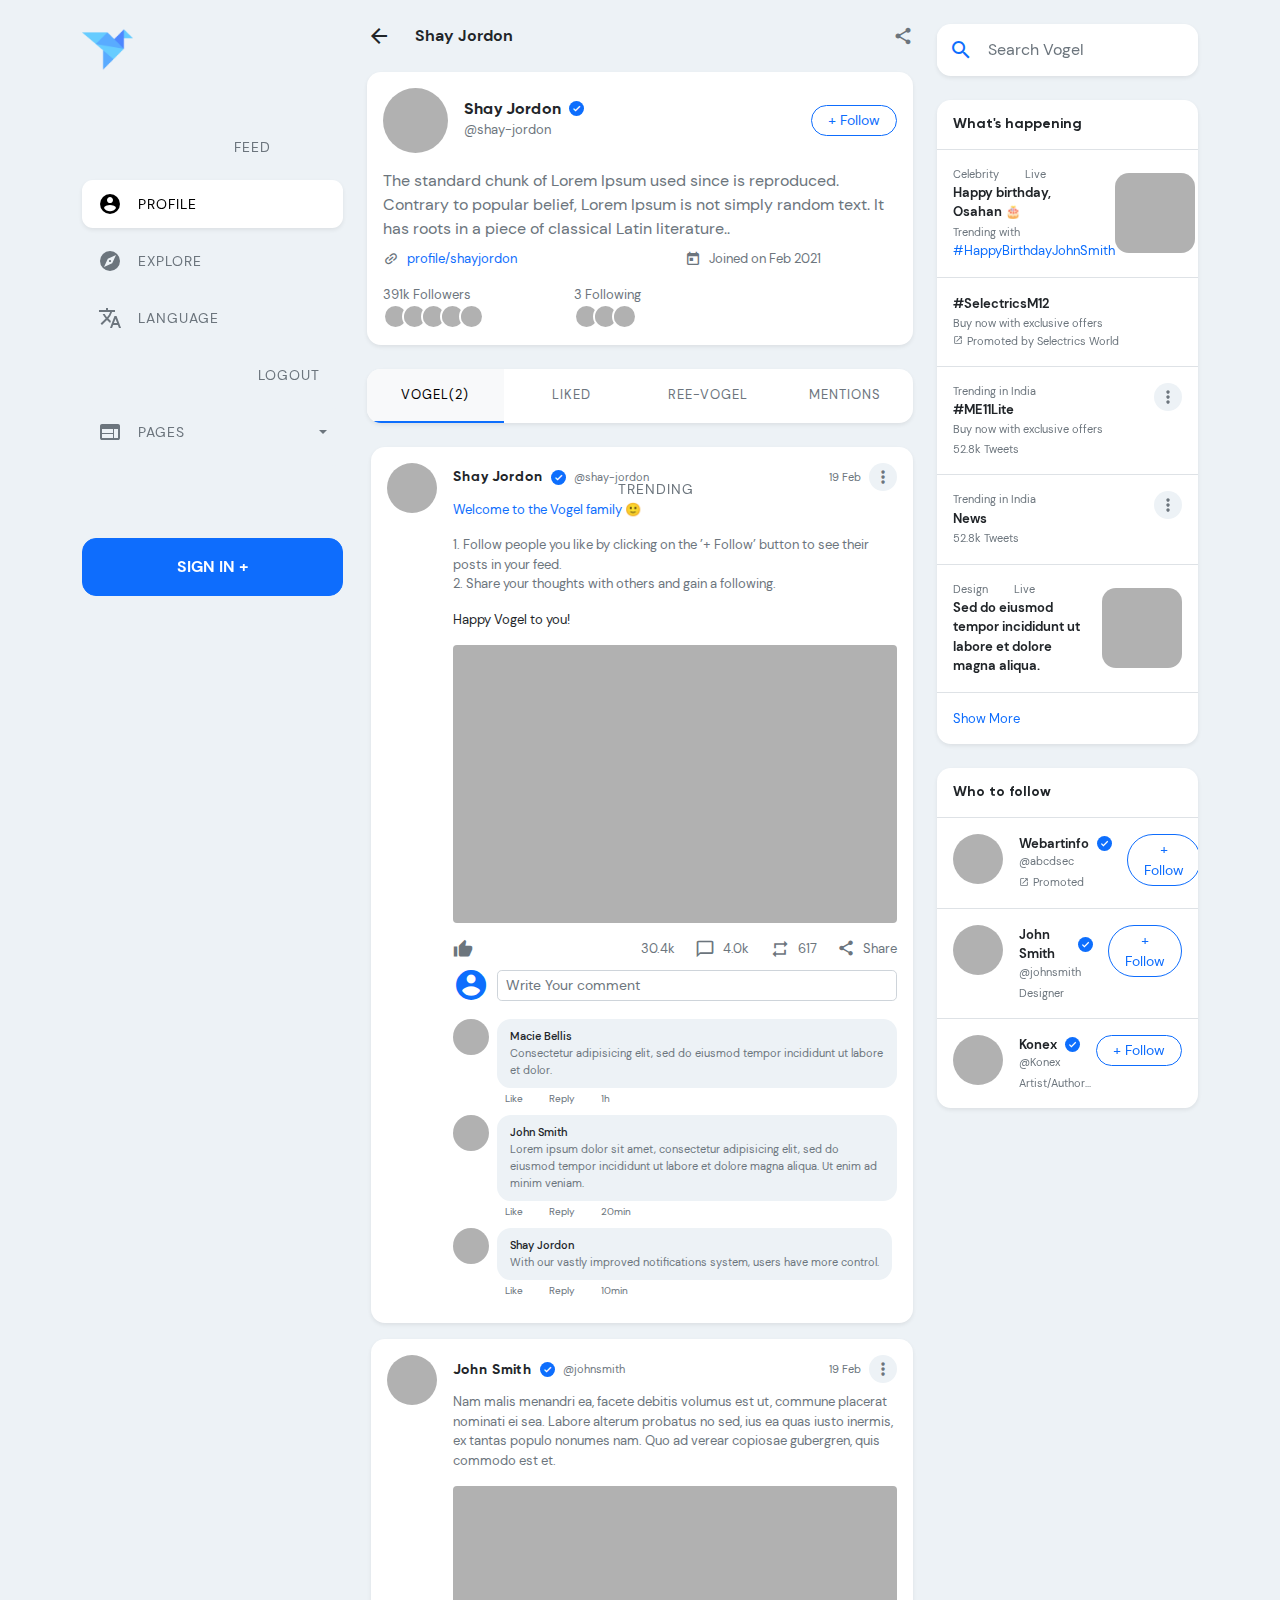
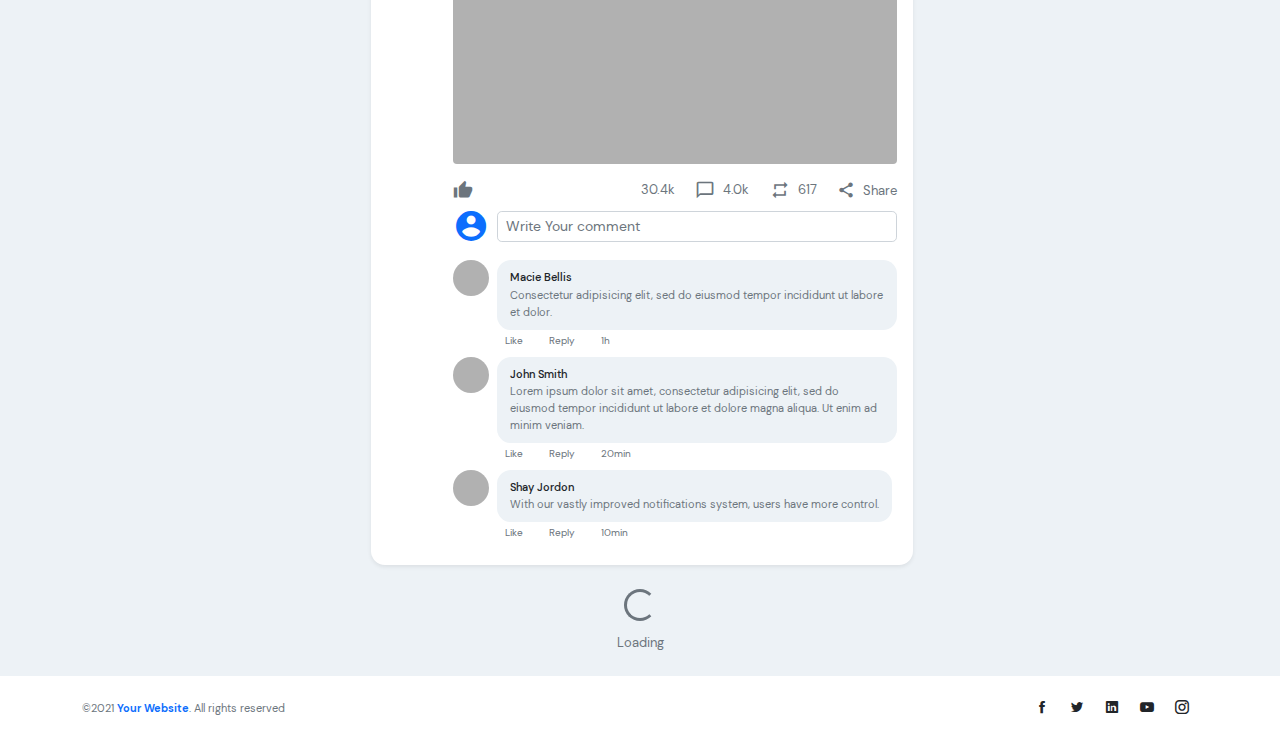
<file: src/template/profile.html>
<!DOCTYPE html>
<html lang="en">
   <head>
      <!-- Required meta tags -->
      <meta charset="utf-8">
      <meta name="viewport" content="width=device-width, initial-scale=1">
      <link rel="icon" type="image/png" href="img/logo.png">
      <title>Vogel - Social Network & Community HTML Template</title>
      <meta name="description" content="Vogel - Social Network & Community HTML Template" />
      <meta name="keywords" content="bootstrap5, e-learning, forum, games, online course, Social Community, social events, social feed, social media, social media template, social network html, social sharing, twitter" />
      <!-- Bootstrap CSS -->
      <link href="vendor/bootstrap/css/bootstrap.min.css" rel="stylesheet">
      <!-- Slich Slider -->
      <link href="vendor/slick/slick/slick.css" rel="stylesheet">
      <link href="vendor/slick/slick/slick-theme.css" rel="stylesheet">
      <!-- Icofont -->
      <link href="vendor/icofont/icofont.min.css" rel="stylesheet">
      <!-- Font Icons -->
      <link href="vendor/icons/css/materialdesignicons.min.css" rel="stylesheet" type="text/css">
      <!-- Custom Css -->
      <link href="css/style.css" rel="stylesheet">
      <!-- Material Icons -->
      <link href="https://fonts.googleapis.com/icon?family=Material+Icons" rel="stylesheet">
   </head>
   <body class="bg-light">
      <div class="web-none d-flex align-items-center px-3 pt-3">
         <a href="index.html" class="text-decoration-none">
         <img src="img/logo.png" class="img-fluid logo-mobile" alt="brand-logo">
         </a>
         <button class="ms-auto btn btn-primary ln-0" type="button" data-bs-toggle="offcanvas" data-bs-target="#offcanvasExample" aria-controls="offcanvasExample">
         <span class="material-icons">menu</span>
         </button>
      </div>
      <div class="py-4">
         <div class="container">
            <div class="row position-relative">
               <!-- Main Content -->
               <main class="col col-xl-6 order-xl-2 col-lg-12 order-lg-1 col-md-12 col-sm-12 col-12">
                  <div class="main-content">
                     <div class="mb-4 d-flex align-items-center">
                        <div class="d-flex align-items-center">
                           <a href="index.html" class="material-icons text-dark text-decoration-none m-none me-3">arrow_back</a>
                           <p class="ms-2 mb-0 fw-bold text-body fs-6">Shay Jordon</p>
                        </div>
                        <a href="#" class="text-decoration-none material-icons md-20 ms-auto text-muted">share</a>
                     </div>
                     <div class="bg-white rounded-4 shadow-sm profile">
                        <div class="d-flex align-items-center px-3 pt-3">
                           <img src="img/rmate2.jpg" class="img-fluid rounded-circle" alt="profile-img">
                           <div class="ms-3">
                              <h6 class="mb-0 d-flex align-items-start text-body fs-6 fw-bold">Shay Jordon <span class="ms-2 material-icons bg-primary p-0 md-16 fw-bold text-white rounded-circle ov-icon">done</span></h6>
                              <p class="text-muted mb-0">@shay-jordon</p>
                           </div>
                           <div class="ms-auto btn-group" role="group" aria-label="Basic checkbox toggle button group">
                              <input type="checkbox" class="btn-check" id="btncheck1">
                              <label class="btn btn-outline-primary btn-sm px-3 rounded-pill" for="btncheck1"><span class="follow">+ Follow</span><span class="following d-none">Following</span></label>
                           </div>
                        </div>
                        <div class="p-3">
                           <p class="mb-2 fs-6">The standard chunk of Lorem Ipsum used since is reproduced. Contrary to popular belief, Lorem Ipsum is not simply random text. It has roots in a piece of classical Latin literature..</p>
                           <p class="d-flex align-items-center mb-3"><span class="material-icons me-2 rotate-320 text-muted md-16">link</span><a href="profile.html" class="text-decoration-none">profile/shayjordon</a>
                              <span class="material-icons me-2 text-muted md-16 ms-4">calendar_today</span><span>Joined on Feb 2021</span>
                           </p>
                           <div class="d-flex followers">
                              <div>
                                 <p class="mb-0">391k <span class="text-muted">Followers</span></p>
                                 <div class="d-flex">
                                    <img src="img/rmate1.jpg" class="img-fluid rounded-circle" alt="follower-img">
                                    <img src="img/rmate2.jpg" class="img-fluid rounded-circle" alt="follower-img">
                                    <img src="img/rmate3.jpg" class="img-fluid rounded-circle" alt="follower-img">
                                    <img src="img/rmate4.jpg" class="img-fluid rounded-circle" alt="follower-img">
                                    <img src="img/rmate5.jpg" class="img-fluid rounded-circle" alt="follower-img">
                                 </div>
                              </div>
                              <div class="ms-5 ps-5">
                                 <p class="mb-0">3 <span class="text-muted">Following</span></p>
                                 <div class="d-flex">
                                    <img src="img/rmate1.jpg" class="img-fluid rounded-circle" alt="follower-img">
                                    <img src="img/rmate2.jpg" class="img-fluid rounded-circle" alt="follower-img">
                                    <img src="img/rmate3.jpg" class="img-fluid rounded-circle" alt="follower-img">
                                 </div>
                              </div>
                           </div>
                        </div>
                     </div>
                     <ul class="top-osahan-nav-tab nav nav-pills justify-content-center nav-justified mb-4 shadow-sm rounded-4 overflow-hidden bg-white mt-4" id="pills-tab" role="tablist">
                        <li class="nav-item" role="presentation">
                           <button class="p-3 nav-link text-muted active" id="pills-feed-tab" data-bs-toggle="pill" data-bs-target="#pills-feed" type="button" role="tab" aria-controls="pills-feed" aria-selected="true">Vogel(2)</button>
                        </li>
                        <li class="nav-item" role="presentation">
                           <button class="p-3 nav-link text-muted" id="pills-people-tab" data-bs-toggle="pill" data-bs-target="#pills-people" type="button" role="tab" aria-controls="pills-people" aria-selected="false">Liked</button>
                        </li>
                        <li class="nav-item" role="presentation">
                           <button class="p-3 nav-link text-muted" id="pills-trending-tab" data-bs-toggle="pill" data-bs-target="#pills-trending" type="button" role="tab" aria-controls="pills-trending" aria-selected="false">Ree-Vogel</button>
                        </li>
                        <li class="nav-item" role="presentation">
                           <button class="p-3 nav-link text-muted" id="pills-mentions-tab" data-bs-toggle="pill" data-bs-target="#pills-mentions" type="button" role="tab" aria-controls="pills-mentions" aria-selected="false">Mentions</button>
                        </li>
                     </ul>
                     <div class="tab-content" id="pills-tabContent">
                        <div class="tab-pane fade show active" id="pills-feed" role="tabpanel" aria-labelledby="pills-feed-tab">
                           <!-- Follow People -->
                           <div class="ms-1">
                              <!-- Feeds -->
                              <div class="feeds">
                                 <!-- Feed Item -->
                                 <div class="bg-white p-3 feed-item rounded-4 mb-3 shadow-sm">
                                    <div class="d-flex">
                                       <img src="img/rmate2.jpg" class="img-fluid rounded-circle user-img" alt="profile-img">
                                       <div class="d-flex ms-3 align-items-start w-100">
                                          <div class="w-100">
                                             <div class="d-flex align-items-center justify-content-between">
                                                <a href="profile.html" class="text-decoration-none d-flex align-items-center">
                                                   <h6 class="fw-bold mb-0 text-body">Shay Jordon</h6>
                                                   <span class="ms-2 material-icons bg-primary p-0 md-16 fw-bold text-white rounded-circle ov-icon">done</span>
                                                   <small class="text-muted ms-2">@shay-jordon</small>
                                                </a>
                                                <div class="d-flex align-items-center small">
                                                   <p class="text-muted mb-0">19 Feb</p>
                                                   <div class="dropdown">
                                                      <a href="#" class="text-muted text-decoration-none material-icons ms-2 md-20 rounded-circle bg-light p-1" id="dropdownMenuButton1" data-bs-toggle="dropdown" aria-expanded="false">more_vert</a>
                                                      <ul class="dropdown-menu fs-13 dropdown-menu-end" aria-labelledby="dropdownMenuButton1">
                                                         <li><a class="dropdown-item text-muted" href="#"><span class="material-icons md-13 me-1">edit</span>Edit</a></li>
                                                         <li><a class="dropdown-item text-muted" href="#"><span class="material-icons md-13 me-1">delete</span>Delete</a></li>
                                                         <li><a class="dropdown-item text-muted" href="#"><span class="material-icons md-13 me-1 ltsp-n5">arrow_back_ios arrow_forward_ios</span>Embed Vogel</a></li>
                                                         <li><a class="dropdown-item text-muted d-flex align-items-center" href="#"><span class="material-icons md-13 me-1">share</span>Share via another apps</a></li>
                                                      </ul>
                                                   </div>
                                                </div>
                                             </div>
                                             <div class="my-2">
                                                <p class="mb-3 text-primary">Welcome to the Vogel family 🙂</p>
                                                <ul class="list-unstyled mb-3">
                                                   <li>1. Follow people you like by clicking on the ’+ Follow’ button to see their posts in your feed.</li>
                                                   <li>2. Share your thoughts with others and gain a following.</li>
                                                </ul>
                                                <p class="text-dark">Happy Vogel to you!</p>
                                                <a href="#" class="text-decoration-none" data-bs-toggle="modal" data-bs-target="#commentModal">
                                                <img src="img/post1.png" class="img-fluid rounded mb-3" alt="post-img">
                                                </a>
                                                <div class="d-flex align-items-center justify-content-between mb-2">
                                                   <div>
                                                      <a href="#" class="text-muted text-decoration-none d-flex align-items-start fw-light"><span class="material-icons md-20 me-2">thumb_up_off_alt</span><span>30.4k</span></a>
                                                   </div>
                                                   <div>
                                                      <a href="#" class="text-muted text-decoration-none d-flex align-items-start fw-light"><span class="material-icons md-20 me-2">chat_bubble_outline</span><span>4.0k</span></a>
                                                   </div>
                                                   <div>
                                                      <a href="#" class="text-muted text-decoration-none d-flex align-items-start fw-light"><span class="material-icons md-20 me-2">repeat</span><span>617</span></a>
                                                   </div>
                                                   <div>
                                                      <a href="#" class="text-muted text-decoration-none d-flex align-items-start fw-light"><span class="material-icons md-18 me-2">share</span><span>Share</span></a>
                                                   </div>
                                                </div>
                                                <div class="d-flex align-items-center mb-3" data-bs-toggle="modal" data-bs-target="#commentModal">
                                                   <span class="material-icons bg-white border-0 text-primary pe-2 md-36">account_circle</span>
                                                   <input type="text" class="form-control form-control-sm rounded-3 fw-light" placeholder="Write Your comment">
                                                </div>
                                                <div class="comments">
                                                   <div class="d-flex mb-2">
                                                      <a href="#" class="text-dark text-decoration-none" data-bs-toggle="modal" data-bs-target="#commentModal">
                                                      <img src="img/rmate1.jpg" class="img-fluid rounded-circle" alt="commenters-img">
                                                      </a>
                                                      <div class="ms-2 small">
                                                         <a href="#" class="text-dark text-decoration-none" data-bs-toggle="modal" data-bs-target="#commentModal">
                                                            <div class="bg-light px-3 py-2 rounded-4 mb-1 chat-text">
                                                               <p class="fw-500 mb-0">Macie Bellis</p>
                                                               <span class="text-muted">Consectetur adipisicing elit, sed do eiusmod tempor incididunt ut labore et dolor.</span>
                                                            </div>
                                                         </a>
                                                         <div class="d-flex align-items-center ms-2">
                                                            <a href="#" class="small text-muted text-decoration-none">Like</a>
                                                            <span class="fs-3 text-muted material-icons mx-1">circle</span>
                                                            <a href="#" class="small text-muted text-decoration-none">Reply</a>
                                                            <span class="fs-3 text-muted material-icons mx-1">circle</span>
                                                            <span class="small text-muted">1h</span>
                                                         </div>
                                                      </div>
                                                   </div>
                                                   <div class="d-flex mb-2">
                                                      <a href="#" class="text-dark text-decoration-none" data-bs-toggle="modal" data-bs-target="#commentModal">
                                                      <img src="img/rmate3.jpg" class="img-fluid rounded-circle" alt="commenters-img">
                                                      </a>
                                                      <div class="ms-2 small">
                                                         <a href="#" class="text-dark text-decoration-none" data-bs-toggle="modal" data-bs-target="#commentModal">
                                                            <div class="bg-light px-3 py-2 rounded-4 mb-1 chat-text">
                                                               <p class="fw-500 mb-0">John Smith</p>
                                                               <span class="text-muted">Lorem ipsum dolor sit amet, consectetur adipisicing elit, sed do eiusmod tempor incididunt ut labore et dolore magna aliqua. Ut enim ad minim veniam.</span>
                                                            </div>
                                                         </a>
                                                         <div class="d-flex align-items-center ms-2">
                                                            <a href="#" class="small text-muted text-decoration-none">Like</a>
                                                            <span class="fs-3 text-muted material-icons mx-1">circle</span>
                                                            <a href="#" class="small text-muted text-decoration-none">Reply</a>
                                                            <span class="fs-3 text-muted material-icons mx-1">circle</span>
                                                            <span class="small text-muted">20min</span>
                                                         </div>
                                                      </div>
                                                   </div>
                                                   <div class="d-flex mb-2">
                                                      <a href="#" class="text-dark text-decoration-none" data-bs-toggle="modal" data-bs-target="#commentModal">
                                                      <img src="img/rmate2.jpg" class="img-fluid rounded-circle" alt="commenters-img">
                                                      </a>
                                                      <div class="ms-2 small">
                                                         <a href="#" class="text-dark text-decoration-none" data-bs-toggle="modal" data-bs-target="#commentModal">
                                                            <div class="bg-light px-3 py-2 rounded-4 mb-1 chat-text">
                                                               <p class="fw-500 mb-0">Shay Jordon</p>
                                                               <span class="text-muted">With our vastly improved notifications system, users have more control.</span>
                                                            </div>
                                                         </a>
                                                         <div class="d-flex align-items-center ms-2">
                                                            <a href="#" class="small text-muted text-decoration-none">Like</a>
                                                            <span class="fs-3 text-muted material-icons mx-1">circle</span>
                                                            <a href="#" class="small text-muted text-decoration-none">Reply</a>
                                                            <span class="fs-3 text-muted material-icons mx-1">circle</span>
                                                            <span class="small text-muted">10min</span>
                                                         </div>
                                                      </div>
                                                   </div>
                                                </div>
                                             </div>
                                          </div>
                                       </div>
                                    </div>
                                 </div>
                                 <!-- Feed Item -->
                                 <div class="bg-white p-3 feed-item rounded-4 mb-3 shadow-sm">
                                    <div class="d-flex">
                                       <img src="img/rmate4.jpg" class="img-fluid rounded-circle user-img" alt="profile-img">
                                       <div class="d-flex ms-3 align-items-start w-100">
                                          <div class="w-100">
                                             <div class="d-flex align-items-center justify-content-between">
                                                <a href="profile.html" class="text-decoration-none d-flex align-items-center">
                                                   <h6 class="fw-bold mb-0 text-body">John Smith</h6>
                                                   <span class="ms-2 material-icons bg-primary p-0 md-16 fw-bold text-white rounded-circle ov-icon">done</span>
                                                   <small class="text-muted ms-2">@johnsmith</small>
                                                </a>
                                                <div class="d-flex align-items-center small">
                                                   <p class="text-muted mb-0">19 Feb</p>
                                                   <div class="dropdown">
                                                      <a href="#" class="text-muted text-decoration-none material-icons ms-2 md-20 rounded-circle bg-light p-1" id="dropdownMenuButton2" data-bs-toggle="dropdown" aria-expanded="false">more_vert</a>
                                                      <ul class="dropdown-menu fs-13 dropdown-menu-end" aria-labelledby="dropdownMenuButton2">
                                                         <li><a class="dropdown-item text-muted" href="#"><span class="material-icons md-13 me-1">edit</span>Edit</a></li>
                                                         <li><a class="dropdown-item text-muted" href="#"><span class="material-icons md-13 me-1">delete</span>Delete</a></li>
                                                         <li><a class="dropdown-item text-muted" href="#"><span class="material-icons md-13 me-1 ltsp-n5">arrow_back_ios arrow_forward_ios</span>Embed Vogel</a></li>
                                                         <li><a class="dropdown-item text-muted d-flex align-items-center" href="#"><span class="material-icons md-13 me-1">share</span>Share via another apps</a></li>
                                                      </ul>
                                                   </div>
                                                </div>
                                             </div>
                                             <div class="my-2">
                                                <p>Nam malis menandri ea, facete debitis volumus est ut, commune placerat nominati ei sea. Labore alterum probatus no sed, ius ea quas iusto inermis, ex tantas populo nonumes nam. Quo ad verear copiosae gubergren, quis commodo est et. </p>
                                                <a href="#" class="text-decoration-none" data-bs-toggle="modal" data-bs-target="#commentModal">
                                                <img src="img/post2.png" class="img-fluid rounded mb-3" alt="post-img">
                                                </a>
                                                <div class="d-flex align-items-center justify-content-between mb-2">
                                                   <div>
                                                      <a href="#" class="text-muted text-decoration-none d-flex align-items-start fw-light"><span class="material-icons md-20 me-2">thumb_up_off_alt</span><span>30.4k</span></a>
                                                   </div>
                                                   <div>
                                                      <a href="#" class="text-muted text-decoration-none d-flex align-items-start fw-light"><span class="material-icons md-20 me-2">chat_bubble_outline</span><span>4.0k</span></a>
                                                   </div>
                                                   <div>
                                                      <a href="#" class="text-muted text-decoration-none d-flex align-items-start fw-light"><span class="material-icons md-20 me-2">repeat</span><span>617</span></a>
                                                   </div>
                                                   <div>
                                                      <a href="#" class="text-muted text-decoration-none d-flex align-items-start fw-light"><span class="material-icons md-18 me-2">share</span><span>Share</span></a>
                                                   </div>
                                                </div>
                                                <div class="d-flex align-items-center mb-3" data-bs-toggle="modal" data-bs-target="#commentModal">
                                                   <span class="material-icons bg-white border-0 text-primary pe-2 md-36">account_circle</span>
                                                   <input type="text" class="form-control form-control-sm rounded-3 fw-light" placeholder="Write Your comment">
                                                </div>
                                                <div class="comments">
                                                   <div class="d-flex mb-2">
                                                      <a href="#" class="text-dark text-decoration-none" data-bs-toggle="modal" data-bs-target="#commentModal">
                                                      <img src="img/rmate1.jpg" class="img-fluid rounded-circle" alt="commenters-img">
                                                      </a>
                                                      <div class="ms-2 small">
                                                         <a href="#" class="text-dark text-decoration-none" data-bs-toggle="modal" data-bs-target="#commentModal">
                                                            <div class="bg-light px-3 py-2 rounded-4 mb-1 chat-text">
                                                               <p class="fw-500 mb-0">Macie Bellis</p>
                                                               <span class="text-muted">Consectetur adipisicing elit, sed do eiusmod tempor incididunt ut labore et dolor.</span>
                                                            </div>
                                                         </a>
                                                         <div class="d-flex align-items-center ms-2">
                                                            <a href="#" class="small text-muted text-decoration-none">Like</a>
                                                            <span class="fs-3 text-muted material-icons mx-1">circle</span>
                                                            <a href="#" class="small text-muted text-decoration-none">Reply</a>
                                                            <span class="fs-3 text-muted material-icons mx-1">circle</span>
                                                            <span class="small text-muted">1h</span>
                                                         </div>
                                                      </div>
                                                   </div>
                                                   <div class="d-flex mb-2">
                                                      <a href="#" class="text-dark text-decoration-none" data-bs-toggle="modal" data-bs-target="#commentModal">
                                                      <img src="img/rmate3.jpg" class="img-fluid rounded-circle" alt="commenters-img">
                                                      </a>
                                                      <div class="ms-2 small">
                                                         <a href="#" class="text-dark text-decoration-none" data-bs-toggle="modal" data-bs-target="#commentModal">
                                                            <div class="bg-light px-3 py-2 rounded-4 mb-1 chat-text">
                                                               <p class="fw-500 mb-0">John Smith</p>
                                                               <span class="text-muted">Lorem ipsum dolor sit amet, consectetur adipisicing elit, sed do eiusmod tempor incididunt ut labore et dolore magna aliqua. Ut enim ad minim veniam.</span>
                                                            </div>
                                                         </a>
                                                         <div class="d-flex align-items-center ms-2">
                                                            <a href="#" class="small text-muted text-decoration-none">Like</a>
                                                            <span class="fs-3 text-muted material-icons mx-1">circle</span>
                                                            <a href="#" class="small text-muted text-decoration-none">Reply</a>
                                                            <span class="fs-3 text-muted material-icons mx-1">circle</span>
                                                            <span class="small text-muted">20min</span>
                                                         </div>
                                                      </div>
                                                   </div>
                                                   <div class="d-flex mb-2">
                                                      <a href="#" class="text-dark text-decoration-none" data-bs-toggle="modal" data-bs-target="#commentModal">
                                                      <img src="img/rmate2.jpg" class="img-fluid rounded-circle" alt="commenters-img">
                                                      </a>
                                                      <div class="ms-2 small">
                                                         <a href="#" class="text-dark text-decoration-none" data-bs-toggle="modal" data-bs-target="#commentModal">
                                                            <div class="bg-light px-3 py-2 rounded-4 mb-1 chat-text">
                                                               <p class="fw-500 mb-0">Shay Jordon</p>
                                                               <span class="text-muted">With our vastly improved notifications system, users have more control.</span>
                                                            </div>
                                                         </a>
                                                         <div class="d-flex align-items-center ms-2">
                                                            <a href="#" class="small text-muted text-decoration-none">Like</a>
                                                            <span class="fs-3 text-muted material-icons mx-1">circle</span>
                                                            <a href="#" class="small text-muted text-decoration-none">Reply</a>
                                                            <span class="fs-3 text-muted material-icons mx-1">circle</span>
                                                            <span class="small text-muted">10min</span>
                                                         </div>
                                                      </div>
                                                   </div>
                                                </div>
                                             </div>
                                          </div>
                                       </div>
                                    </div>
                                 </div>
                              </div>
                           </div>
                        </div>
                        <div class="tab-pane fade" id="pills-people" role="tabpanel" aria-labelledby="pills-people-tab">
                           <!-- Feeds -->
                           <div class="feeds">
                              <!-- Feed Item -->
                              <div class="bg-white p-3 feed-item rounded-4 mb-3 shadow-sm">
                                 <div class="d-flex">
                                    <img src="img/rmate3.jpg" class="img-fluid rounded-circle user-img" alt="profile-img">
                                    <div class="d-flex ms-3 align-items-start w-100">
                                       <div class="w-100">
                                          <div class="d-flex align-items-center justify-content-between">
                                             <a href="profile.html" class="text-decoration-none d-flex align-items-center">
                                                <h6 class="fw-bold mb-0 text-body">Lucile Felmlee</h6>
                                                <span class="ms-2 material-icons bg-primary p-0 md-16 fw-bold text-white rounded-circle ov-icon">done</span>
                                                <small class="text-muted ms-2">@lucile-felmlee</small>
                                             </a>
                                             <div class="d-flex align-items-center small">
                                                <p class="text-muted mb-0">19 Feb</p>
                                                <div class="dropdown">
                                                   <a href="#" class="text-muted text-decoration-none material-icons ms-2 md-20 rounded-circle bg-light p-1" id="dropdownMenuButton3" data-bs-toggle="dropdown" aria-expanded="false">more_vert</a>
                                                   <ul class="dropdown-menu fs-13 dropdown-menu-end" aria-labelledby="dropdownMenuButton3">
                                                      <li><a class="dropdown-item text-muted" href="#"><span class="material-icons md-13 me-1">edit</span>Edit</a></li>
                                                      <li><a class="dropdown-item text-muted" href="#"><span class="material-icons md-13 me-1">delete</span>Delete</a></li>
                                                      <li><a class="dropdown-item text-muted" href="#"><span class="material-icons md-13 me-1 ltsp-n5">arrow_back_ios arrow_forward_ios</span>Embed Vogel</a></li>
                                                      <li><a class="dropdown-item text-muted d-flex align-items-center" href="#"><span class="material-icons md-13 me-1">share</span>Share via another apps</a></li>
                                                   </ul>
                                                </div>
                                             </div>
                                          </div>
                                          <div class="my-2">
                                             <p>Scripserit eam ex, vis ad prompta mnesarchum, ad atqui suscipit vel. Omnis soluta ut mel, eum consequat adversarium definitionem ei. Sit cu elit laboramus similique, error exerci tacimates nam eu. Ferri eirmod latine ex sit. Cu nec munere viderer. Vix inermis periculis abhorreant te. Augue homero prompta eum eu, no est discere commune, velit mentitum vis ne.
                                                🙂
                                             </p>
                                             <p class="text-dark">Happy Vogel to you!</p>
                                             <a href="#" class="text-decoration-none" data-bs-toggle="modal" data-bs-target="#commentModal">
                                             <img src="img/post1.png" class="img-fluid rounded mb-3" alt="post-img">
                                             </a>
                                             <div class="d-flex align-items-center justify-content-between mb-2">
                                                <div>
                                                   <a href="#" class="text-primary text-decoration-none d-flex align-items-start fw-light"><span class="material-icons md-20 me-2">thumb_up_off_alt</span><span>30.4k</span></a>
                                                </div>
                                                <div>
                                                   <a href="#" class="text-muted text-decoration-none d-flex align-items-start fw-light"><span class="material-icons md-20 me-2">chat_bubble_outline</span><span>4.0k</span></a>
                                                </div>
                                                <div>
                                                   <a href="#" class="text-muted text-decoration-none d-flex align-items-start fw-light"><span class="material-icons md-20 me-2">repeat</span><span>617</span></a>
                                                </div>
                                                <div>
                                                   <a href="#" class="text-muted text-decoration-none d-flex align-items-start fw-light"><span class="material-icons md-18 me-2">share</span><span>Share</span></a>
                                                </div>
                                             </div>
                                             <div class="d-flex align-items-center mb-3" data-bs-toggle="modal" data-bs-target="#commentModal">
                                                <span class="material-icons bg-white border-0 text-primary pe-2 md-36">account_circle</span>
                                                <input type="text" class="form-control form-control-sm rounded-3 fw-light" placeholder="Write Your comment">
                                             </div>
                                             <div class="comments">
                                                <div class="d-flex mb-2">
                                                   <a href="#" class="text-dark text-decoration-none" data-bs-toggle="modal" data-bs-target="#commentModal">
                                                   <img src="img/rmate1.jpg" class="img-fluid rounded-circle" alt="commenters-img">
                                                   </a>
                                                   <div class="ms-2 small">
                                                      <a href="#" class="text-dark text-decoration-none" data-bs-toggle="modal" data-bs-target="#commentModal">
                                                         <div class="bg-light px-3 py-2 rounded-4 mb-1 chat-text">
                                                            <p class="fw-500 mb-0">Macie Bellis</p>
                                                            <span class="text-muted">Consectetur adipisicing elit, sed do eiusmod tempor incididunt ut labore et dolor.</span>
                                                         </div>
                                                      </a>
                                                      <div class="d-flex align-items-center ms-2">
                                                         <a href="#" class="small text-muted text-decoration-none">Like</a>
                                                         <span class="fs-3 text-muted material-icons mx-1">circle</span>
                                                         <a href="#" class="small text-muted text-decoration-none">Reply</a>
                                                         <span class="fs-3 text-muted material-icons mx-1">circle</span>
                                                         <span class="small text-muted">1h</span>
                                                      </div>
                                                   </div>
                                                </div>
                                                <div class="d-flex mb-2">
                                                   <a href="#" class="text-dark text-decoration-none" data-bs-toggle="modal" data-bs-target="#commentModal">
                                                   <img src="img/rmate3.jpg" class="img-fluid rounded-circle" alt="commenters-img">
                                                   </a>
                                                   <div class="ms-2 small">
                                                      <a href="#" class="text-dark text-decoration-none" data-bs-toggle="modal" data-bs-target="#commentModal">
                                                         <div class="bg-light px-3 py-2 rounded-4 mb-1 chat-text">
                                                            <p class="fw-500 mb-0">John Smith</p>
                                                            <span class="text-muted">Lorem ipsum dolor sit amet, consectetur adipisicing elit, sed do eiusmod tempor incididunt ut labore et dolore magna aliqua. Ut enim ad minim veniam.</span>
                                                         </div>
                                                      </a>
                                                      <div class="d-flex align-items-center ms-2">
                                                         <a href="#" class="small text-muted text-decoration-none">Like</a>
                                                         <span class="fs-3 text-muted material-icons mx-1">circle</span>
                                                         <a href="#" class="small text-muted text-decoration-none">Reply</a>
                                                         <span class="fs-3 text-muted material-icons mx-1">circle</span>
                                                         <span class="small text-muted">20min</span>
                                                      </div>
                                                   </div>
                                                </div>
                                                <div class="d-flex mb-2">
                                                   <a href="#" class="text-dark text-decoration-none" data-bs-toggle="modal" data-bs-target="#commentModal">
                                                   <img src="img/rmate2.jpg" class="img-fluid rounded-circle" alt="commenters-img">
                                                   </a>
                                                   <div class="ms-2 small">
                                                      <a href="#" class="text-dark text-decoration-none" data-bs-toggle="modal" data-bs-target="#commentModal">
                                                         <div class="bg-light px-3 py-2 rounded-4 mb-1 chat-text">
                                                            <p class="fw-500 mb-0">Shay Jordon</p>
                                                            <span class="text-muted">With our vastly improved notifications system, users have more control.</span>
                                                         </div>
                                                      </a>
                                                      <div class="d-flex align-items-center ms-2">
                                                         <a href="#" class="small text-muted text-decoration-none">Like</a>
                                                         <span class="fs-3 text-muted material-icons mx-1">circle</span>
                                                         <a href="#" class="small text-muted text-decoration-none">Reply</a>
                                                         <span class="fs-3 text-muted material-icons mx-1">circle</span>
                                                         <span class="small text-muted">10min</span>
                                                      </div>
                                                   </div>
                                                </div>
                                             </div>
                                          </div>
                                       </div>
                                    </div>
                                 </div>
                              </div>
                              <!-- Feed Item -->
                              <div class="bg-white p-3 feed-item rounded-4 mb-3 shadow-sm">
                                 <div class="d-flex">
                                    <img src="img/rmate4.jpg" class="img-fluid rounded-circle user-img" alt="profile-img">
                                    <div class="d-flex ms-3 align-items-start w-100">
                                       <div class="w-100">
                                          <div class="d-flex align-items-center justify-content-between">
                                             <a href="profile.html" class="text-decoration-none d-flex align-items-center">
                                                <h6 class="fw-bold mb-0 text-body">John Smith</h6>
                                                <span class="ms-2 material-icons bg-primary p-0 md-16 fw-bold text-white rounded-circle ov-icon">done</span>
                                                <small class="text-muted ms-2">@johnsmith</small>
                                             </a>
                                             <div class="d-flex align-items-center small">
                                                <p class="text-muted mb-0">19 Feb</p>
                                                <div class="dropdown">
                                                   <a href="#" class="text-muted text-decoration-none material-icons ms-2 md-20 rounded-circle bg-light p-1" id="dropdownMenuButton4" data-bs-toggle="dropdown" aria-expanded="false">more_vert</a>
                                                   <ul class="dropdown-menu fs-13 dropdown-menu-end" aria-labelledby="dropdownMenuButton4">
                                                      <li><a class="dropdown-item text-muted" href="#"><span class="material-icons md-13 me-1">edit</span>Edit</a></li>
                                                      <li><a class="dropdown-item text-muted" href="#"><span class="material-icons md-13 me-1">delete</span>Delete</a></li>
                                                      <li><a class="dropdown-item text-muted" href="#"><span class="material-icons md-13 me-1 ltsp-n5">arrow_back_ios arrow_forward_ios</span>Embed Vogel</a></li>
                                                      <li><a class="dropdown-item text-muted d-flex align-items-center" href="#"><span class="material-icons md-13 me-1">share</span>Share via another apps</a></li>
                                                   </ul>
                                                </div>
                                             </div>
                                          </div>
                                          <div class="my-2">
                                             <p>Nam malis menandri ea, facete debitis volumus est ut, commune placerat nominati ei sea. Labore alterum probatus no sed, ius ea quas iusto inermis, ex tantas populo nonumes nam. Quo ad verear copiosae gubergren, quis commodo est et. </p>
                                             <a href="#" class="text-decoration-none" data-bs-toggle="modal" data-bs-target="#commentModal">
                                             <img src="img/post2.png" class="img-fluid rounded mb-3" alt="post-img">
                                             </a>
                                             <div class="d-flex align-items-center justify-content-between mb-2">
                                                <div>
                                                   <a href="#" class="text-primary text-decoration-none d-flex align-items-start fw-light"><span class="material-icons md-20 me-2">thumb_up_off_alt</span><span>30.4k</span></a>
                                                </div>
                                                <div>
                                                   <a href="#" class="text-muted text-decoration-none d-flex align-items-start fw-light"><span class="material-icons md-20 me-2">chat_bubble_outline</span><span>4.0k</span></a>
                                                </div>
                                                <div>
                                                   <a href="#" class="text-primary text-decoration-none d-flex align-items-start fw-light"><span class="material-icons md-20 me-2">repeat</span><span>617</span></a>
                                                </div>
                                                <div>
                                                   <a href="#" class="text-muted text-decoration-none d-flex align-items-start fw-light"><span class="material-icons md-18 me-2">share</span><span>Share</span></a>
                                                </div>
                                             </div>
                                             <div class="d-flex align-items-center mb-3" data-bs-toggle="modal" data-bs-target="#commentModal">
                                                <span class="material-icons bg-white border-0 text-primary pe-2 md-36">account_circle</span>
                                                <input type="text" class="form-control form-control-sm rounded-3 fw-light" placeholder="Write Your comment">
                                             </div>
                                             <div class="comments">
                                                <div class="d-flex mb-2">
                                                   <a href="#" class="text-dark text-decoration-none" data-bs-toggle="modal" data-bs-target="#commentModal">
                                                   <img src="img/rmate1.jpg" class="img-fluid rounded-circle" alt="commenters-img">
                                                   </a>
                                                   <div class="ms-2 small">
                                                      <a href="#" class="text-dark text-decoration-none" data-bs-toggle="modal" data-bs-target="#commentModal">
                                                         <div class="bg-light px-3 py-2 rounded-4 mb-1 chat-text">
                                                            <p class="fw-500 mb-0">Macie Bellis</p>
                                                            <span class="text-muted">Consectetur adipisicing elit, sed do eiusmod tempor incididunt ut labore et dolor.</span>
                                                         </div>
                                                      </a>
                                                      <div class="d-flex align-items-center ms-2">
                                                         <a href="#" class="small text-muted text-decoration-none">Like</a>
                                                         <span class="fs-3 text-muted material-icons mx-1">circle</span>
                                                         <a href="#" class="small text-muted text-decoration-none">Reply</a>
                                                         <span class="fs-3 text-muted material-icons mx-1">circle</span>
                                                         <span class="small text-muted">1h</span>
                                                      </div>
                                                   </div>
                                                </div>
                                                <div class="d-flex mb-2">
                                                   <a href="#" class="text-dark text-decoration-none" data-bs-toggle="modal" data-bs-target="#commentModal">
                                                   <img src="img/rmate3.jpg" class="img-fluid rounded-circle" alt="commenters-img">
                                                   </a>
                                                   <div class="ms-2 small">
                                                      <a href="#" class="text-dark text-decoration-none" data-bs-toggle="modal" data-bs-target="#commentModal">
                                                         <div class="bg-light px-3 py-2 rounded-4 mb-1 chat-text">
                                                            <p class="fw-500 mb-0">John Smith</p>
                                                            <span class="text-muted">Lorem ipsum dolor sit amet, consectetur adipisicing elit, sed do eiusmod tempor incididunt ut labore et dolore magna aliqua. Ut enim ad minim veniam.</span>
                                                         </div>
                                                      </a>
                                                      <div class="d-flex align-items-center ms-2">
                                                         <a href="#" class="small text-muted text-decoration-none">Like</a>
                                                         <span class="fs-3 text-muted material-icons mx-1">circle</span>
                                                         <a href="#" class="small text-muted text-decoration-none">Reply</a>
                                                         <span class="fs-3 text-muted material-icons mx-1">circle</span>
                                                         <span class="small text-muted">20min</span>
                                                      </div>
                                                   </div>
                                                </div>
                                                <div class="d-flex mb-2">
                                                   <a href="#" class="text-dark text-decoration-none" data-bs-toggle="modal" data-bs-target="#commentModal">
                                                   <img src="img/rmate2.jpg" class="img-fluid rounded-circle" alt="commenters-img">
                                                   </a>
                                                   <div class="ms-2 small">
                                                      <a href="#" class="text-dark text-decoration-none" data-bs-toggle="modal" data-bs-target="#commentModal">
                                                         <div class="bg-light px-3 py-2 rounded-4 mb-1 chat-text">
                                                            <p class="fw-500 mb-0">Shay Jordon</p>
                                                            <span class="text-muted">With our vastly improved notifications system, users have more control.</span>
                                                         </div>
                                                      </a>
                                                      <div class="d-flex align-items-center ms-2">
                                                         <a href="#" class="small text-muted text-decoration-none">Like</a>
                                                         <span class="fs-3 text-muted material-icons mx-1">circle</span>
                                                         <a href="#" class="small text-muted text-decoration-none">Reply</a>
                                                         <span class="fs-3 text-muted material-icons mx-1">circle</span>
                                                         <span class="small text-muted">10min</span>
                                                      </div>
                                                   </div>
                                                </div>
                                             </div>
                                          </div>
                                       </div>
                                    </div>
                                 </div>
                              </div>
                           </div>
                        </div>
                        <div class="tab-pane fade" id="pills-trending" role="tabpanel" aria-labelledby="pills-trending-tab">
                           <!-- Feeds -->
                           <div class="feeds">
                              <!-- Feed Item -->
                              <div class="bg-white p-3 feed-item rounded-4 mb-3 shadow-sm">
                                 <div class="d-flex">
                                    <img src="img/rmate4.jpg" class="img-fluid rounded-circle user-img" alt="profile-img">
                                    <div class="d-flex ms-3 align-items-start w-100">
                                       <div class="w-100">
                                          <div class="d-flex align-items-center justify-content-between">
                                             <a href="profile.html" class="text-decoration-none d-flex align-items-center">
                                                <h6 class="fw-bold mb-0 text-body">John Smith</h6>
                                                <span class="ms-2 material-icons bg-primary p-0 md-16 fw-bold text-white rounded-circle ov-icon">done</span>
                                                <small class="text-muted ms-2">@johnsmith</small>
                                             </a>
                                             <div class="d-flex align-items-center small">
                                                <p class="text-muted mb-0">19 Feb</p>
                                                <div class="dropdown">
                                                   <a href="#" class="text-muted text-decoration-none material-icons ms-2 md-20 rounded-circle bg-light p-1" id="dropdownMenuButton5" data-bs-toggle="dropdown" aria-expanded="false">more_vert</a>
                                                   <ul class="dropdown-menu fs-13 dropdown-menu-end" aria-labelledby="dropdownMenuButton5">
                                                      <li><a class="dropdown-item text-muted" href="#"><span class="material-icons md-13 me-1">edit</span>Edit</a></li>
                                                      <li><a class="dropdown-item text-muted" href="#"><span class="material-icons md-13 me-1">delete</span>Delete</a></li>
                                                      <li><a class="dropdown-item text-muted" href="#"><span class="material-icons md-13 me-1 ltsp-n5">arrow_back_ios arrow_forward_ios</span>Embed Vogel</a></li>
                                                      <li><a class="dropdown-item text-muted d-flex align-items-center" href="#"><span class="material-icons md-13 me-1">share</span>Share via another apps</a></li>
                                                   </ul>
                                                </div>
                                             </div>
                                          </div>
                                          <div class="my-2">
                                             <p>Nam malis menandri ea, facete debitis volumus est ut, commune placerat nominati ei sea. Labore alterum probatus no sed, ius ea quas iusto inermis, ex tantas populo nonumes nam. Quo ad verear copiosae gubergren, quis commodo est et. </p>
                                             <a href="#" class="text-decoration-none" data-bs-toggle="modal" data-bs-target="#commentModal">
                                             <img src="img/post2.png" class="img-fluid rounded mb-3" alt="post-img">
                                             </a>
                                             <div class="d-flex align-items-center justify-content-between mb-2">
                                                <div>
                                                   <a href="#" class="text-muted text-decoration-none d-flex align-items-start fw-light"><span class="material-icons md-20 me-2">thumb_up_off_alt</span><span>30.4k</span></a>
                                                </div>
                                                <div>
                                                   <a href="#" class="text-muted text-decoration-none d-flex align-items-start fw-light"><span class="material-icons md-20 me-2">chat_bubble_outline</span><span>4.0k</span></a>
                                                </div>
                                                <div>
                                                   <a href="#" class="text-primary text-decoration-none d-flex align-items-start fw-light"><span class="material-icons md-20 me-2">repeat</span><span>617</span></a>
                                                </div>
                                                <div>
                                                   <a href="#" class="text-muted text-decoration-none d-flex align-items-start fw-light"><span class="material-icons md-18 me-2">share</span><span>Share</span></a>
                                                </div>
                                             </div>
                                             <div class="d-flex align-items-center mb-3" data-bs-toggle="modal" data-bs-target="#commentModal">
                                                <span class="material-icons bg-white border-0 text-primary pe-2 md-36">account_circle</span>
                                                <input type="text" class="form-control form-control-sm rounded-3 fw-light" placeholder="Write Your comment">
                                             </div>
                                             <div class="comments">
                                                <div class="d-flex mb-2">
                                                   <a href="#" class="text-dark text-decoration-none" data-bs-toggle="modal" data-bs-target="#commentModal">
                                                   <img src="img/rmate1.jpg" class="img-fluid rounded-circle" alt="commenters-img">
                                                   </a>
                                                   <div class="ms-2 small">
                                                      <a href="#" class="text-dark text-decoration-none" data-bs-toggle="modal" data-bs-target="#commentModal">
                                                         <div class="bg-light px-3 py-2 rounded-4 mb-1 chat-text">
                                                            <p class="fw-500 mb-0">Macie Bellis</p>
                                                            <span class="text-muted">Consectetur adipisicing elit, sed do eiusmod tempor incididunt ut labore et dolor.</span>
                                                         </div>
                                                      </a>
                                                      <div class="d-flex align-items-center ms-2">
                                                         <a href="#" class="small text-muted text-decoration-none">Like</a>
                                                         <span class="fs-3 text-muted material-icons mx-1">circle</span>
                                                         <a href="#" class="small text-muted text-decoration-none">Reply</a>
                                                         <span class="fs-3 text-muted material-icons mx-1">circle</span>
                                                         <span class="small text-muted">1h</span>
                                                      </div>
                                                   </div>
                                                </div>
                                                <div class="d-flex mb-2">
                                                   <a href="#" class="text-dark text-decoration-none" data-bs-toggle="modal" data-bs-target="#commentModal">
                                                   <img src="img/rmate3.jpg" class="img-fluid rounded-circle" alt="commenters-img">
                                                   </a>
                                                   <div class="ms-2 small">
                                                      <a href="#" class="text-dark text-decoration-none" data-bs-toggle="modal" data-bs-target="#commentModal">
                                                         <div class="bg-light px-3 py-2 rounded-4 mb-1 chat-text">
                                                            <p class="fw-500 mb-0">John Smith</p>
                                                            <span class="text-muted">Lorem ipsum dolor sit amet, consectetur adipisicing elit, sed do eiusmod tempor incididunt ut labore et dolore magna aliqua. Ut enim ad minim veniam.</span>
                                                         </div>
                                                      </a>
                                                      <div class="d-flex align-items-center ms-2">
                                                         <a href="#" class="small text-muted text-decoration-none">Like</a>
                                                         <span class="fs-3 text-muted material-icons mx-1">circle</span>
                                                         <a href="#" class="small text-muted text-decoration-none">Reply</a>
                                                         <span class="fs-3 text-muted material-icons mx-1">circle</span>
                                                         <span class="small text-muted">20min</span>
                                                      </div>
                                                   </div>
                                                </div>
                                                <div class="d-flex mb-2">
                                                   <a href="#" class="text-dark text-decoration-none" data-bs-toggle="modal" data-bs-target="#commentModal">
                                                   <img src="img/rmate2.jpg" class="img-fluid rounded-circle" alt="commenters-img">
                                                   </a>
                                                   <div class="ms-2 small">
                                                      <a href="#" class="text-dark text-decoration-none" data-bs-toggle="modal" data-bs-target="#commentModal">
                                                         <div class="bg-light px-3 py-2 rounded-4 mb-1 chat-text">
                                                            <p class="fw-500 mb-0">Shay Jordon</p>
                                                            <span class="text-muted">With our vastly improved notifications system, users have more control.</span>
                                                         </div>
                                                      </a>
                                                      <div class="d-flex align-items-center ms-2">
                                                         <a href="#" class="small text-muted text-decoration-none">Like</a>
                                                         <span class="fs-3 text-muted material-icons mx-1">circle</span>
                                                         <a href="#" class="small text-muted text-decoration-none">Reply</a>
                                                         <span class="fs-3 text-muted material-icons mx-1">circle</span>
                                                         <span class="small text-muted">10min</span>
                                                      </div>
                                                   </div>
                                                </div>
                                             </div>
                                          </div>
                                       </div>
                                    </div>
                                 </div>
                              </div>
                           </div>
                        </div>
                        <div class="tab-pane fade" id="pills-mentions" role="tabpanel" aria-labelledby="pills-mentions-tab">
                           <!-- Feeds -->
                           <div class="feeds">
                              <!-- Feed Item -->
                              <div class="bg-white p-3 feed-item rounded-4 mb-3 shadow-sm">
                                 <div class="d-flex">
                                    <img src="img/rmate2.jpg" class="img-fluid rounded-circle user-img" alt="profile-img">
                                    <div class="d-flex ms-3 align-items-start w-100">
                                       <div class="w-100">
                                          <div class="d-flex align-items-center justify-content-between">
                                             <a href="profile.html" class="text-decoration-none d-flex align-items-center">
                                                <h6 class="fw-bold mb-0 text-body">Shay Jordon</h6>
                                                <span class="ms-2 material-icons bg-primary p-0 md-16 fw-bold text-white rounded-circle ov-icon">done</span>
                                                <small class="text-muted ms-2">@shay-jordon</small>
                                             </a>
                                             <div class="d-flex align-items-center small">
                                                <p class="text-muted mb-0">19 Feb</p>
                                                <div class="dropdown">
                                                   <a href="#" class="text-muted text-decoration-none material-icons ms-2 md-20 rounded-circle bg-light p-1" id="dropdownMenuButton6" data-bs-toggle="dropdown" aria-expanded="false">more_vert</a>
                                                   <ul class="dropdown-menu fs-13 dropdown-menu-end" aria-labelledby="dropdownMenuButton6">
                                                      <li><a class="dropdown-item text-muted" href="#"><span class="material-icons md-13 me-1">edit</span>Edit</a></li>
                                                      <li><a class="dropdown-item text-muted" href="#"><span class="material-icons md-13 me-1">delete</span>Delete</a></li>
                                                      <li><a class="dropdown-item text-muted" href="#"><span class="material-icons md-13 me-1 ltsp-n5">arrow_back_ios arrow_forward_ios</span>Embed Vogel</a></li>
                                                      <li><a class="dropdown-item text-muted d-flex align-items-center" href="#"><span class="material-icons md-13 me-1">share</span>Share via another apps</a></li>
                                                   </ul>
                                                </div>
                                             </div>
                                          </div>
                                          <div class="my-2">
                                             <p class="mb-3 text-primary">Welcome to the Vogel family 🙂</p>
                                             <p>Happy Vogel to you!</p>
                                             <p class="mb-2"><a href="#" class="text-decoration-none">#SelectricsM12</a> <a href="#" class="text-decoration-none">#supriuasule</a> <a href="#" class="text-decoration-none">#support</a></p>
                                             <div class="d-flex align-items-center justify-content-between mb-2">
                                                <div>
                                                   <a href="#" class="text-muted text-decoration-none d-flex align-items-start fw-light"><span class="material-icons md-20 me-2">thumb_up_off_alt</span><span>30.4k</span></a>
                                                </div>
                                                <div>
                                                   <a href="#" class="text-muted text-decoration-none d-flex align-items-start fw-light"><span class="material-icons md-20 me-2">chat_bubble_outline</span><span>4.0k</span></a>
                                                </div>
                                                <div>
                                                   <a href="#" class="text-primary text-decoration-none d-flex align-items-start fw-light"><span class="material-icons md-20 me-2">repeat</span><span>617</span></a>
                                                </div>
                                                <div>
                                                   <a href="#" class="text-muted text-decoration-none d-flex align-items-start fw-light"><span class="material-icons md-18 me-2">share</span><span>Share</span></a>
                                                </div>
                                             </div>
                                             <div class="d-flex align-items-center mb-3" data-bs-toggle="modal" data-bs-target="#commentModal">
                                                <span class="material-icons bg-white border-0 text-primary pe-2 md-36">account_circle</span>
                                                <input type="text" class="form-control form-control-sm rounded-3 fw-light" placeholder="Write Your comment">
                                             </div>
                                             <div class="comments">
                                                <div class="d-flex mb-2">
                                                   <a href="#" class="text-dark text-decoration-none" data-bs-toggle="modal" data-bs-target="#commentModal">
                                                   <img src="img/rmate1.jpg" class="img-fluid rounded-circle" alt="commenters-img">
                                                   </a>
                                                   <div class="ms-2 small">
                                                      <a href="#" class="text-dark text-decoration-none" data-bs-toggle="modal" data-bs-target="#commentModal">
                                                         <div class="bg-light px-3 py-2 rounded-4 mb-1 chat-text">
                                                            <p class="fw-500 mb-0">Macie Bellis</p>
                                                            <span class="text-muted">Consectetur adipisicing elit, sed do eiusmod tempor incididunt ut labore et dolor.</span>
                                                         </div>
                                                      </a>
                                                      <div class="d-flex align-items-center ms-2">
                                                         <a href="#" class="small text-muted text-decoration-none">Like</a>
                                                         <span class="fs-3 text-muted material-icons mx-1">circle</span>
                                                         <a href="#" class="small text-muted text-decoration-none">Reply</a>
                                                         <span class="fs-3 text-muted material-icons mx-1">circle</span>
                                                         <span class="small text-muted">1h</span>
                                                      </div>
                                                   </div>
                                                </div>
                                                <div class="d-flex mb-2">
                                                   <a href="#" class="text-dark text-decoration-none" data-bs-toggle="modal" data-bs-target="#commentModal">
                                                   <img src="img/rmate3.jpg" class="img-fluid rounded-circle" alt="commenters-img">
                                                   </a>
                                                   <div class="ms-2 small">
                                                      <a href="#" class="text-dark text-decoration-none" data-bs-toggle="modal" data-bs-target="#commentModal">
                                                         <div class="bg-light px-3 py-2 rounded-4 mb-1 chat-text">
                                                            <p class="fw-500 mb-0">John Smith</p>
                                                            <span class="text-muted">Lorem ipsum dolor sit amet, consectetur adipisicing elit, sed do eiusmod tempor incididunt ut labore et dolore magna aliqua. Ut enim ad minim veniam.</span>
                                                         </div>
                                                      </a>
                                                      <div class="d-flex align-items-center ms-2">
                                                         <a href="#" class="small text-muted text-decoration-none">Like</a>
                                                         <span class="fs-3 text-muted material-icons mx-1">circle</span>
                                                         <a href="#" class="small text-muted text-decoration-none">Reply</a>
                                                         <span class="fs-3 text-muted material-icons mx-1">circle</span>
                                                         <span class="small text-muted">20min</span>
                                                      </div>
                                                   </div>
                                                </div>
                                                <div class="d-flex mb-2">
                                                   <a href="#" class="text-dark text-decoration-none" data-bs-toggle="modal" data-bs-target="#commentModal">
                                                   <img src="img/rmate2.jpg" class="img-fluid rounded-circle" alt="commenters-img">
                                                   </a>
                                                   <div class="ms-2 small">
                                                      <a href="#" class="text-dark text-decoration-none" data-bs-toggle="modal" data-bs-target="#commentModal">
                                                         <div class="bg-light px-3 py-2 rounded-4 mb-1 chat-text">
                                                            <p class="fw-500 mb-0">Shay Jordon</p>
                                                            <span class="text-muted">With our vastly improved notifications system, users have more control.</span>
                                                         </div>
                                                      </a>
                                                      <div class="d-flex align-items-center ms-2">
                                                         <a href="#" class="small text-muted text-decoration-none">Like</a>
                                                         <span class="fs-3 text-muted material-icons mx-1">circle</span>
                                                         <a href="#" class="small text-muted text-decoration-none">Reply</a>
                                                         <span class="fs-3 text-muted material-icons mx-1">circle</span>
                                                         <span class="small text-muted">10min</span>
                                                      </div>
                                                   </div>
                                                </div>
                                             </div>
                                          </div>
                                       </div>
                                    </div>
                                 </div>
                              </div>
                              <!-- Feed Item -->
                              <div class="bg-white p-3 feed-item rounded-4 mb-3 shadow-sm">
                                 <div class="d-flex">
                                    <img src="img/rmate4.jpg" class="img-fluid rounded-circle user-img" alt="profile-img">
                                    <div class="d-flex ms-3 align-items-start w-100">
                                       <div class="w-100">
                                          <div class="d-flex align-items-center justify-content-between">
                                             <a href="profile.html" class="text-decoration-none d-flex align-items-center">
                                                <h6 class="fw-bold mb-0 text-body">John Smith</h6>
                                                <span class="ms-2 material-icons bg-primary p-0 md-16 fw-bold text-white rounded-circle ov-icon">done</span>
                                                <small class="text-muted ms-2">@johnsmith</small>
                                             </a>
                                             <div class="d-flex align-items-center small">
                                                <p class="text-muted mb-0">19 Feb</p>
                                                <div class="dropdown">
                                                   <a href="#" class="text-muted text-decoration-none material-icons ms-2 md-20 rounded-circle bg-light p-1" id="dropdownMenuButton7" data-bs-toggle="dropdown" aria-expanded="false">more_vert</a>
                                                   <ul class="dropdown-menu fs-13 dropdown-menu-end" aria-labelledby="dropdownMenuButton7">
                                                      <li><a class="dropdown-item text-muted" href="#"><span class="material-icons md-13 me-1">edit</span>Edit</a></li>
                                                      <li><a class="dropdown-item text-muted" href="#"><span class="material-icons md-13 me-1">delete</span>Delete</a></li>
                                                      <li><a class="dropdown-item text-muted" href="#"><span class="material-icons md-13 me-1 ltsp-n5">arrow_back_ios arrow_forward_ios</span>Embed Vogel</a></li>
                                                      <li><a class="dropdown-item text-muted d-flex align-items-center" href="#"><span class="material-icons md-13 me-1">share</span>Share via another apps</a></li>
                                                   </ul>
                                                </div>
                                             </div>
                                          </div>
                                          <div class="my-2">
                                             <p>Nam malis menandri ea, facete debitis volumus est ut, commune placerat nominati ei sea. Labore alterum probatus no sed, ius ea quas iusto inermis, ex tantas populo nonumes nam. Quo ad verear copiosae gubergren, quis commodo est et. </p>
                                             <p class="mb-2"><a href="#" class="text-decoration-none">#SelectricsM12</a> <a href="#" class="text-decoration-none">#supriuasule</a> <a href="#" class="text-decoration-none">#support</a></p>
                                             <div class="d-flex align-items-center justify-content-between mb-2">
                                                <div>
                                                   <a href="#" class="text-muted text-decoration-none d-flex align-items-start fw-light"><span class="material-icons md-20 me-2">thumb_up_off_alt</span><span>30.4k</span></a>
                                                </div>
                                                <div>
                                                   <a href="#" class="text-muted text-decoration-none d-flex align-items-start fw-light"><span class="material-icons md-20 me-2">chat_bubble_outline</span><span>4.0k</span></a>
                                                </div>
                                                <div>
                                                   <a href="#" class="text-primary text-decoration-none d-flex align-items-start fw-light"><span class="material-icons md-20 me-2">repeat</span><span>617</span></a>
                                                </div>
                                                <div>
                                                   <a href="#" class="text-muted text-decoration-none d-flex align-items-start fw-light"><span class="material-icons md-18 me-2">share</span><span>Share</span></a>
                                                </div>
                                             </div>
                                             <div class="d-flex align-items-center mb-3" data-bs-toggle="modal" data-bs-target="#commentModal">
                                                <span class="material-icons bg-white border-0 text-primary pe-2 md-36">account_circle</span>
                                                <input type="text" class="form-control form-control-sm rounded-3 fw-light" placeholder="Write Your comment">
                                             </div>
                                             <div class="comments">
                                                <div class="d-flex mb-2">
                                                   <a href="#" class="text-dark text-decoration-none" data-bs-toggle="modal" data-bs-target="#commentModal">
                                                   <img src="img/rmate1.jpg" class="img-fluid rounded-circle" alt="commenters-img">
                                                   </a>
                                                   <div class="ms-2 small">
                                                      <a href="#" class="text-dark text-decoration-none" data-bs-toggle="modal" data-bs-target="#commentModal">
                                                         <div class="bg-light px-3 py-2 rounded-4 mb-1 chat-text">
                                                            <p class="fw-500 mb-0">Macie Bellis</p>
                                                            <span class="text-muted">Consectetur adipisicing elit, sed do eiusmod tempor incididunt ut labore et dolor.</span>
                                                         </div>
                                                      </a>
                                                      <div class="d-flex align-items-center ms-2">
                                                         <a href="#" class="small text-muted text-decoration-none">Like</a>
                                                         <span class="fs-3 text-muted material-icons mx-1">circle</span>
                                                         <a href="#" class="small text-muted text-decoration-none">Reply</a>
                                                         <span class="fs-3 text-muted material-icons mx-1">circle</span>
                                                         <span class="small text-muted">1h</span>
                                                      </div>
                                                   </div>
                                                </div>
                                                <div class="d-flex mb-2">
                                                   <a href="#" class="text-dark text-decoration-none" data-bs-toggle="modal" data-bs-target="#commentModal">
                                                   <img src="img/rmate3.jpg" class="img-fluid rounded-circle" alt="commenters-img">
                                                   </a>
                                                   <div class="ms-2 small">
                                                      <a href="#" class="text-dark text-decoration-none" data-bs-toggle="modal" data-bs-target="#commentModal">
                                                         <div class="bg-light px-3 py-2 rounded-4 mb-1 chat-text">
                                                            <p class="fw-500 mb-0">John Smith</p>
                                                            <span class="text-muted">Lorem ipsum dolor sit amet, consectetur adipisicing elit, sed do eiusmod tempor incididunt ut labore et dolore magna aliqua. Ut enim ad minim veniam.</span>
                                                         </div>
                                                      </a>
                                                      <div class="d-flex align-items-center ms-2">
                                                         <a href="#" class="small text-muted text-decoration-none">Like</a>
                                                         <span class="fs-3 text-muted material-icons mx-1">circle</span>
                                                         <a href="#" class="small text-muted text-decoration-none">Reply</a>
                                                         <span class="fs-3 text-muted material-icons mx-1">circle</span>
                                                         <span class="small text-muted">20min</span>
                                                      </div>
                                                   </div>
                                                </div>
                                                <div class="d-flex mb-2">
                                                   <a href="#" class="text-dark text-decoration-none" data-bs-toggle="modal" data-bs-target="#commentModal">
                                                   <img src="img/rmate2.jpg" class="img-fluid rounded-circle" alt="commenters-img">
                                                   </a>
                                                   <div class="ms-2 small">
                                                      <a href="#" class="text-dark text-decoration-none" data-bs-toggle="modal" data-bs-target="#commentModal">
                                                         <div class="bg-light px-3 py-2 rounded-4 mb-1 chat-text">
                                                            <p class="fw-500 mb-0">Shay Jordon</p>
                                                            <span class="text-muted">With our vastly improved notifications system, users have more control.</span>
                                                         </div>
                                                      </a>
                                                      <div class="d-flex align-items-center ms-2">
                                                         <a href="#" class="small text-muted text-decoration-none">Like</a>
                                                         <span class="fs-3 text-muted material-icons mx-1">circle</span>
                                                         <a href="#" class="small text-muted text-decoration-none">Reply</a>
                                                         <span class="fs-3 text-muted material-icons mx-1">circle</span>
                                                         <span class="small text-muted">10min</span>
                                                      </div>
                                                   </div>
                                                </div>
                                             </div>
                                          </div>
                                       </div>
                                    </div>
                                 </div>
                              </div>
                           </div>
                        </div>
                     </div>
                  </div>
                  <div class="text-center mt-4">
                     <div class="spinner-border" role="status">
                        <span class="visually-hidden">Loading...</span>
                     </div>
                     <p class="mb-0 mt-2">Loading</p>
                  </div>
               </main>
               <aside class="col col-xl-3 order-xl-1 col-lg-6 order-lg-2 col-md-6 col-sm-6 col-12">
                  <div class="p-2 bg-light offcanvas offcanvas-start" tabindex="-1" id="offcanvasExample">
                     <div class="sidebar-nav mb-3">
                        <div class="pb-4">
                           <a href="index.html" class="text-decoration-none">
                           <img src="img/logo.png" class="img-fluid logo" alt="brand-logo">
                           </a>
                        </div>
                        <ul class="navbar-nav justify-content-end flex-grow-1">
                           <li class="nav-item">
                              <a href="index.html" class="nav-link"><span class="material-icons me-3">house</span> <span>Feed</span></a>
                           </li>
                           <li class="nav-item">
                              <a href="profile.html" class="nav-link active"><span class="material-icons me-3">account_circle</span> <span>Profile</span></a>
                           </li>
                           <li class="nav-item">
                              <a href="explore.html" class="nav-link"><span class="material-icons me-3">explore</span> <span>Explore</span></a>
                           </li>
                           <li class="nav-item">
                              <a href="#" class="nav-link" data-bs-toggle="modal" data-bs-target="#languageModal"><span class="material-icons me-3">translate</span> <span>Language</span></a>
                           </li>
                           <li class="nav-item">
                              <a href="index.html" class="nav-link"><span class="material-icons me-3">logout</span> <span>Logout</span></a>
                           </li>
                           <li class="nav-item dropdown">
                              <a class="nav-link dropdown-toggle" href="#" id="offcanvasNavbarDropdown" role="button" data-bs-toggle="dropdown" aria-expanded="false">
                              <span class="material-icons me-3">web</span> Pages
                              </a>
                              <ul class="dropdown-menu px-2 py-1 mb-2" aria-labelledby="offcanvasNavbarDropdown">
                                 <li><a class="dropdown-item rounded-3 px-2 py-1 my-1" href="contact.html">Contact</a></li>
                                 <li><a class="dropdown-item rounded-3 px-2 py-1 my-1" href="faq.html">FAQ</a></li>
                                 <li><a class="dropdown-item rounded-3 px-2 py-1 my-1" href="404.html">404 Error</a></li>
                                 <li><a class="dropdown-item rounded-3 px-2 py-1 my-1" href="edit-profile.html">Edit Profile</a></li>
                              </ul>
                           </li>
                           <li class="nav-item">
                              <a href="tags.html" class="nav-link"><span class="material-icons me-3">local_fire_department</span> <span>Trending</span></a>
                           </li>
                        </ul>
                     </div>
                     <a href="#" class="btn btn-primary w-100 text-decoration-none rounded-4 py-3 fw-bold text-uppercase m-0" data-bs-toggle="modal" data-bs-target="#signModal">Sign In +</a>
                  </div>
                  <!-- Sidebar -->
                  <div class="ps-0 m-none fix-sidebar">
                     <div class="sidebar-nav mb-3">
                        <div class="pb-4 mb-4">
                           <a href="index.html" class="text-decoration-none">
                           <img src="img/logo.png" class="img-fluid logo" alt="brand-logo">
                           </a>
                        </div>
                        <ul class="navbar-nav justify-content-end flex-grow-1">
                           <li class="nav-item">
                              <a href="index.html" class="nav-link"><span class="material-icons me-3">house</span> <span>Feed</span></a>
                           </li>
                           <li class="nav-item">
                              <a href="profile.html" class="nav-link active"><span class="material-icons me-3">account_circle</span> <span>Profile</span></a>
                           </li>
                           <li class="nav-item">
                              <a href="explore.html" class="nav-link"><span class="material-icons me-3">explore</span> <span>Explore</span></a>
                           </li>
                           <li class="nav-item">
                              <a href="#" class="nav-link" data-bs-toggle="modal" data-bs-target="#languageModal"><span class="material-icons me-3">translate</span> <span>Language</span></a>
                           </li>
                           <li class="nav-item">
                              <a href="index.html" class="nav-link"><span class="material-icons me-3">logout</span> <span>Logout</span></a>
                           </li>
                           <li class="nav-item dropdown">
                              <a class="nav-link dropdown-toggle" href="#" id="offcanvasNavbarDropdown" role="button" data-bs-toggle="dropdown" aria-expanded="false">
                              <span class="material-icons me-3">web</span> Pages
                              </a>
                              <ul class="dropdown-menu px-2 py-1 mb-2" aria-labelledby="offcanvasNavbarDropdown">
                                 <li><a class="dropdown-item rounded-3 px-2 py-1 my-1" href="contact.html">Contact</a></li>
                                 <li><a class="dropdown-item rounded-3 px-2 py-1 my-1" href="faq.html">FAQ</a></li>
                                 <li><a class="dropdown-item rounded-3 px-2 py-1 my-1" href="404.html">404 Error</a></li>
                                 <li><a class="dropdown-item rounded-3 px-2 py-1 my-1" href="edit-profile.html">Edit Profile</a></li>
                              </ul>
                           </li>
                           <li class="nav-item">
                              <a href="tags.html" class="nav-link"><span class="material-icons me-3">local_fire_department</span> <span>Trending</span></a>
                           </li>
                        </ul>
                     </div>
                     <a href="#" class="btn btn-primary w-100 text-decoration-none rounded-4 py-3 fw-bold text-uppercase m-0" data-bs-toggle="modal" data-bs-target="#signModal">Sign In +</a>
                  </div>
               </aside>
               <aside class="col col-xl-3 order-xl-3 col-lg-6 order-lg-3 col-md-6 col-sm-6 col-12">
                  <div class="fix-sidebar">
                     <div class="side-trend lg-none">
                        <!-- Search Tab -->
                        <div class="sticky-sidebar2 mb-3">
                           <div class="input-group mb-4 shadow-sm rounded-4 overflow-hidden py-2 bg-white">
                              <span class="input-group-text material-icons border-0 bg-white text-primary">search</span>
                              <input type="text" class="form-control border-0 fw-light ps-1" placeholder="Search Vogel">
                           </div>
                           <div class="bg-white rounded-4 overflow-hidden shadow-sm mb-4">
                              <h6 class="fw-bold text-body p-3 mb-0 border-bottom">What's happening</h6>
                              <!-- Trending Item -->
                              <a href="tags.html" class="p-3 border-bottom d-flex align-items-center text-dark text-decoration-none">
                                 <div>
                                    <div class="text-muted fw-light d-flex align-items-center">
                                       <small>Celebrity</small><span class="mx-1 material-icons md-3">circle</span><small>Live</small>
                                    </div>
                                    <p class="fw-bold mb-0 pe-3">Happy birthday, Osahan 🎂</p>
                                    <small class="text-muted">Trending with</small><br/>
                                    <span class="text-primary">#HappyBirthdayJohnSmith</span>
                                 </div>
                                 <img src="img/rmate4.jpg" class="img-fluid rounded-4 ms-auto" alt="profile-img">
                              </a>
                              <!-- Trending Item -->
                              <a href="tags.html" class="p-3 border-bottom d-flex align-items-center text-dark text-decoration-none">
                                 <div>
                                    <div class="text-muted fw-light d-flex align-items-center">
                                    </div>
                                    <p class="fw-bold mb-0 pe-3">#SelectricsM12</p>
                                    <small class="text-muted">Buy now with exclusive offers</small><br/>
                                    <small class="text-muted d-flex align-items-center"><span class="material-icons me-1 small">open_in_new</span>Promoted by Selectrics World</small>
                                 </div>
                              </a>
                              <!-- Trending Item -->
                              <div class="p-3 border-bottom d-flex">
                                 <div>
                                    <div class="text-muted fw-light d-flex align-items-center">
                                       <small>Trending in India</small>
                                    </div>
                                    <p class="fw-bold mb-0 pe-3 text-dark">#ME11Lite</p>
                                    <small class="text-muted">Buy now with exclusive offers</small><br/>
                                    <small class="text-muted">52.8k Tweets</small>
                                 </div>
                                 <div class="dropdown ms-auto">
                                    <a href="#" class="text-muted text-decoration-none material-icons ms-2 md-20 rounded-circle bg-light p-1" id="dropdownMenuButton8" data-bs-toggle="dropdown" aria-expanded="false">more_vert</a>
                                    <ul class="dropdown-menu fs-13 dropdown-menu-end" aria-labelledby="dropdownMenuButton8">
                                       <li><a class="dropdown-item text-muted" href="#"><span class="material-icons md-13 me-1">sentiment_very_dissatisfied</span>Not interested in this</a></li>
                                       <li><a class="dropdown-item text-muted" href="#"><span class="material-icons md-13 me-1">sentiment_very_dissatisfied</span>This trend is harmful or spammy</a></li>
                                    </ul>
                                 </div>
                              </div>
                              <!-- Trending Item -->
                              <div class="p-3 border-bottom d-flex">
                                 <div>
                                    <div class="text-muted fw-light d-flex align-items-center">
                                       <small>Trending in India</small>
                                    </div>
                                    <p class="fw-bold mb-0 pe-3 text-dark">News</p>
                                    <small class="text-muted">52.8k Tweets</small>
                                 </div>
                                 <div class="dropdown ms-auto">
                                    <a href="#" class="text-muted text-decoration-none material-icons ms-2 md-20 rounded-circle bg-light p-1" id="dropdownMenuButton9" data-bs-toggle="dropdown" aria-expanded="false">more_vert</a>
                                    <ul class="dropdown-menu fs-13 dropdown-menu-end" aria-labelledby="dropdownMenuButton9">
                                       <li><a class="dropdown-item text-muted" href="#"><span class="material-icons md-13 me-1">sentiment_very_dissatisfied</span>Not interested in this</a></li>
                                       <li><a class="dropdown-item text-muted" href="#"><span class="material-icons md-13 me-1">sentiment_very_dissatisfied</span>This trend is harmful or spammy</a></li>
                                    </ul>
                                 </div>
                              </div>
                              <!-- Trending Item -->
                              <a href="tags.html" class="p-3 border-bottom d-flex align-items-center text-dark text-decoration-none">
                                 <div>
                                    <div class="text-muted fw-light d-flex align-items-center">
                                       <small>Design</small><span class="mx-1 material-icons md-3">circle</span><small>Live</small>
                                    </div>
                                    <p class="fw-bold mb-0 pe-3">Sed do eiusmod tempor incididunt ut labore et dolore magna aliqua.</p>
                                 </div>
                                 <img src="img/trend1.jpg" class="img-fluid rounded-4 ms-auto" alt="trending-img">
                              </a>
                              <!-- Show More -->
                              <a href="explore.html" class="text-decoration-none">
                                 <div class="p-3">Show More</div>
                              </a>
                           </div>
                           <div class="bg-white rounded-4 overflow-hidden shadow-sm account-follow mb-4">
                              <h6 class="fw-bold text-body p-3 mb-0 border-bottom">Who to follow</h6>
                              <!-- Account Item -->
                              <a href="profile.html" class="p-3 border-bottom d-flex text-dark text-decoration-none account-item">
                                 <img src="img/rmate5.jpg" class="img-fluid rounded-circle me-3" alt="profile-img">
                                 <div>
                                    <p class="fw-bold mb-0 pe-3 d-flex align-items-center">Webartinfo <span class="ms-2 material-icons bg-primary p-0 md-16 fw-bold text-white rounded-circle ov-icon">done</span></p>
                                    <div class="text-muted fw-light">
                                       <p class="mb-1 small">@abcdsec</p>
                                       <span class="text-muted d-flex align-items-center small"><span class="material-icons me-1 small">open_in_new</span>Promoted</span>
                                    </div>
                                 </div>
                                 <div class="ms-auto">
                                    <div class="btn-group" role="group" aria-label="Basic checkbox toggle button group">
                                       <input type="checkbox" class="btn-check" id="btncheck7">
                                       <label class="btn btn-outline-primary btn-sm px-3 rounded-pill" for="btncheck7"><span class="follow">+ Follow</span><span class="following d-none">Following</span></label>
                                    </div>
                                 </div>
                              </a>
                              <!-- Account Item -->
                              <a href="profile.html" class="p-3 border-bottom d-flex text-dark text-decoration-none account-item">
                                 <img src="img/rmate4.jpg" class="img-fluid rounded-circle me-3" alt="profile-img">
                                 <div>
                                    <p class="fw-bold mb-0 pe-3 d-flex align-items-center">John Smith <span class="ms-2 material-icons bg-primary p-0 md-16 fw-bold text-white rounded-circle ov-icon">done</span></p>
                                    <div class="text-muted fw-light">
                                       <p class="mb-1 small">@johnsmith</p>
                                       <span class="text-muted d-flex align-items-center small">Designer</span>
                                    </div>
                                 </div>
                                 <div class="ms-auto">
                                    <div class="btn-group" role="group" aria-label="Basic checkbox toggle button group">
                                       <input type="checkbox" class="btn-check" id="btncheck8">
                                       <label class="btn btn-outline-primary btn-sm px-3 rounded-pill" for="btncheck8"><span class="follow">+ Follow</span><span class="following d-none">Following</span></label>
                                    </div>
                                 </div>
                              </a>
                              <!-- Account Item -->
                              <a href="profile.html" class="p-3 d-flex text-dark text-decoration-none account-item">
                                 <img src="img/rmate3.jpg" class="img-fluid rounded-circle me-3" alt="profile-img">
                                 <div>
                                    <p class="fw-bold mb-0 pe-3 d-flex align-items-center">Konex <span class="ms-2 material-icons bg-primary p-0 md-16 fw-bold text-white rounded-circle ov-icon">done</span></p>
                                    <div class="text-muted fw-light">
                                       <p class="mb-1 small">@Konex</p>
                                       <span class="text-muted d-flex align-items-center small">Artist/Author...</span>
                                    </div>
                                 </div>
                                 <div class="ms-auto">
                                    <div class="btn-group" role="group" aria-label="Basic checkbox toggle button group">
                                       <input type="checkbox" class="btn-check" id="btncheck9">
                                       <label class="btn btn-outline-primary btn-sm px-3 rounded-pill" for="btncheck9"><span class="follow">+ Follow</span><span class="following d-none">Following</span></label>
                                    </div>
                                 </div>
                              </a>
                           </div>
                        </div>
                     </div>
                  </div>
               </aside>
            </div>
         </div>
      </div>
      <div class="py-3 bg-white footer-copyright">
         <div class="container">
            <div class="row align-items-center">
               <div class="col-md-8">
                  <span class="me-3 small">©2021 <b class="text-primary">Your Website</b>. All rights reserved</span>
               </div>
               <div class="col-md-4 text-end">
                  <a target="_blank" href="#" class="btn social-btn btn-sm text-decoration-none"><i class="icofont-facebook"></i></a>
                  <a target="_blank" href="#" class="btn social-btn btn-sm text-decoration-none"><i class="icofont-twitter"></i></a>
                  <a target="_blank" href="#" class="btn social-btn btn-sm text-decoration-none"><i class="icofont-linkedin"></i></a>
                  <a target="_blank" href="#" class="btn social-btn btn-sm text-decoration-none"><i class="icofont-youtube-play"></i></a>
                  <a target="_blank" href="#" class="btn social-btn btn-sm text-decoration-none"><i class="icofont-instagram"></i></a>
               </div>
            </div>
         </div>
      </div>
      <!-- Post Modal -->
      <div class="modal fade" id="postModal" data-bs-backdrop="static" data-bs-keyboard="false" tabindex="-1" aria-labelledby="staticBackdropLabel" aria-hidden="true">
         <div class="modal-dialog modal-dialog-centered">
            <div class="modal-content rounded-4 p-4 border-0 bg-light">
               <div class="modal-header d-flex align-items-center justify-content-start border-0 p-0 mb-3">
                  <a href="#" class="text-muted text-decoration-none material-icons" data-bs-dismiss="modal">arrow_back_ios_new</a>
                  <h5 class="modal-title text-muted ms-3 ln-0" id="staticBackdropLabel"><span class="material-icons md-32">account_circle</span></h5>
               </div>
               <div class="modal-body p-0 mb-3">
                  <div class="form-floating">
                     <textarea class="form-control rounded-5 border-0 shadow-sm" placeholder="Leave a comment here" id="floatingTextarea2" style="height: 200px"></textarea>
                     <label for="floatingTextarea2" class="h6 text-muted mb-0">What's on your mind...</label>
                  </div>
               </div>
               <div class="modal-footer justify-content-start px-1 py-1 bg-white shadow-sm rounded-5">
                  <div class="rounded-4 m-0 px-3 py-2 d-flex align-items-center justify-content-between w-75">
                     <a href="#" class="text-muted text-decoration-none material-icons">insert_link</a>
                     <a href="#" class="text-muted text-decoration-none material-icons">image</a>
                     <a href="#" class="text-muted text-decoration-none material-icons">smart_display</a>
                     <span class="text-muted">0/500</span>
                  </div>
                  <div class="ms-auto m-0">
                     <a data-bs-dismiss="modal" href="#" class="btn btn-primary rounded-5 fw-bold px-3 py-2 fs-6 mb-0 d-flex align-items-center"><span class="material-icons me-2 md-16">send</span>Post</a>
                  </div>
               </div>
            </div>
         </div>
      </div>
      <!-- Sign In Modal -->
      <div class="modal fade" id="signModal" tabindex="-1" aria-labelledby="exampleModalLabel" aria-hidden="true">
         <div class="modal-dialog modal-dialog-centered">
            <div class="modal-content rounded-4 p-4 border-0">
               <div class="modal-header border-0 p-1">
                  <h6 class="modal-title fw-bold text-body fs-6" id="exampleModalLabel">Choose Language</h6>
                  <button type="button" class="btn-close" data-bs-dismiss="modal" aria-label="Close"></button>
               </div>
               <form>
                  <div class="modal-body p-0">
                     <div class="row py-3 gy-3 m-0">
                        <!-- Langauge Item -->
                        <div class="langauge-item col-6 col-md-3 px-1 mt-2">
                           <input type="radio" class="btn-check" name="options-outlined" id="hindi11">
                           <label class="btn btn-language btn-sm px-2 py-2 rounded-5 d-flex align-items-center justify-content-between" for="hindi11">
                           <span class="text-start d-grid">
                           <small class="ln-18">हिंदी</small>
                           <small class="ln-18">Hindi</small>
                           </span>
                           <span class="material-icons text-muted md-20">check_circle</span>
                           </label>
                        </div>
                        <!-- Langauge Item -->
                        <div class="langauge-item col-6 col-md-3 px-1 mt-2">
                           <input type="radio" class="btn-check" name="options-outlined" id="english21" checked>
                           <label class="btn btn-language btn-sm px-2 py-2 rounded-5 d-flex align-items-center justify-content-between" for="english21">
                           <span class="text-start d-grid">
                           <small class="ln-18">English</small>
                           <small class="ln-18">English</small>
                           </span>
                           <span class="material-icons text-muted md-20">check_circle</span>
                           </label>
                        </div>
                        <!-- Langauge Item -->
                        <div class="langauge-item col-6 col-md-3 px-1 mt-2">
                           <input type="radio" class="btn-check" name="options-outlined" id="kannada31">
                           <label class="btn btn-language btn-sm px-2 py-2 rounded-5 d-flex align-items-center justify-content-between" for="kannada31">
                           <span class="text-start d-grid">
                           <small class="ln-18">ಕನ್ನಡ</small>
                           <small class="ln-18">kannada</small>
                           </span>
                           <span class="material-icons text-muted md-20">check_circle</span>
                           </label>
                        </div>
                        <!-- Langauge Item -->
                        <div class="langauge-item col-6 col-md-3 px-1 mt-2">
                           <input type="radio" class="btn-check" name="options-outlined" id="tamil41">
                           <label class="btn btn-language btn-sm px-2 py-2 rounded-5 d-flex align-items-center justify-content-between" for="tamil41">
                           <span class="text-start d-grid">
                           <small class="ln-18">தமிழ்</small>
                           <small class="ln-18">Tamil</small>
                           </span>
                           <span class="material-icons text-muted md-20">check_circle</span>
                           </label>
                        </div>
                        <!-- Langauge Item -->
                        <div class="langauge-item col-6 col-md-3 px-1 mt-2">
                           <input type="radio" class="btn-check" name="options-outlined" id="punjabi51">
                           <label class="btn btn-language btn-sm px-2 py-2 rounded-5 d-flex align-items-center justify-content-between mb-2" for="punjabi51">
                           <span class="text-start d-grid">
                           <small class="ln-18">ਪੰਜਾਬੀ</small>
                           <small class="ln-18">Punjabi</small>
                           </span>
                           <span class="material-icons text-muted md-20">check_circle</span>
                           </label>
                        </div>
                        <!-- Langauge Item -->
                        <div class="langauge-item col-6 col-md-3 px-1 mt-2">
                           <input type="radio" class="btn-check" name="options-outlined" id="punjabi5111">
                           <label class="btn btn-language btn-sm px-2 py-2 rounded-5 d-flex align-items-center justify-content-between mb-2" for="punjabi5111">
                           <span class="text-start d-grid">
                           <small class="ln-18">Türk</small>
                           <small class="ln-18">Turkish</small>
                           </span>
                           <span class="material-icons text-muted md-20">check_circle</span>
                           </label>
                        </div>
                        <!-- Langauge Item -->
                        <div class="langauge-item col-6 col-md-3 px-1 mt-2">
                           <input type="radio" class="btn-check" name="options-outlined" id="punjabi511">
                           <label class="btn btn-language btn-sm px-2 py-2 rounded-5 d-flex align-items-center justify-content-between mb-2" for="punjabi511">
                           <span class="text-start d-grid">
                           <small class="ln-18">français</small>
                           <small class="ln-18">French</small>
                           </span>
                           <span class="material-icons text-muted md-20">check_circle</span>
                           </label>
                        </div>
                        <!-- Langauge Item -->
                        <div class="langauge-item col-6 col-md-3 px-1 mt-2">
                           <input type="radio" class="btn-check" name="options-outlined" id="other1">
                           <label class="btn btn-language btn-sm px-2 py-2 rounded-5 d-flex align-items-center justify-content-between mb-2" for="other1">
                           <span class="text-start d-grid">
                           <small class="ln-18">Other</small>
                           <small class="ln-18">Other</small>
                           </span>
                           <span class="material-icons text-muted md-20">check_circle</span>
                           </label>
                        </div>
                     </div>
                     <div class="mt-5 login-register" id="number">
                        <h6 class="fw-bold mx-1 mb-2 text-dark">Register your Mobile Number</h6>
                        <div class="row mx-0 mb-3">
                           <div class="col-3 p-1">
                              <div class="form-floating">
                                 <select class="form-select rounded-5" id="floatingSelect" aria-label="Floating label select example">
                                    <option selected>+91</option>
                                    <option value="1">+34</option>
                                    <option value="2">+434</option>
                                    <option value="3">+343</option>
                                 </select>
                                 <label for="floatingSelect">Code</label>
                              </div>
                           </div>
                           <div class="col-9 p-1">
                              <div class="form-floating d-flex align-items-end">
                                 <input type="text" class="form-control rounded-5" id="floatingName" value="1234567890" placeholder="Enter Mobile Number">
                                 <label for="floatingName">Enter Mobile Number</label>
                              </div>
                           </div>
                        </div>
                        <div class="p-1">
                           <button type="button" class="btn btn-primary w-100 text-decoration-none rounded-5 py-3 fw-bold text-uppercase m-0" data-bs-dismiss="modal">Send OTP</button>
                        </div>
                     </div>
                  </div>
               </form>
            </div>
         </div>
      </div>
      <!-- Language Modal -->
      <div class="modal fade" id="languageModal" tabindex="-1" aria-labelledby="exampleModalLabel1" aria-hidden="true">
         <div class="modal-dialog modal-dialog-centered">
            <div class="modal-content border-0 rounded-4 p-4">
               <div class="modal-header border-0 p-1">
                  <h6 class="modal-title fw-bold text-body fs-6 d-flex justify-content-center" id="exampleModalLabel1">Choose Language</h6>
                  <button type="button" class="btn-close" data-bs-dismiss="modal" aria-label="Close"></button>
               </div>
               <form>
                  <div class="modal-body pt-0 px-0">
                     <div class="row py-3 gy-3 m-0">
                        <!-- Langauge Item -->
                        <div class="langauge-item col-6 col-md-3 px-1 mt-2">
                           <input type="radio" class="btn-check" name="options-outlined" id="hindi1">
                           <label class="btn btn-language btn-sm px-2 py-2 rounded-5 d-flex align-items-center justify-content-between" for="hindi1">
                           <span class="text-start d-grid">
                           <small class="ln-18">हिंदी</small>
                           <small class="ln-18">Hindi</small>
                           </span>
                           <span class="material-icons text-muted md-20">check_circle</span>
                           </label>
                        </div>
                        <!-- Langauge Item -->
                        <div class="langauge-item col-6 col-md-3 px-1 mt-2">
                           <input type="radio" class="btn-check" name="options-outlined" id="english2" checked>
                           <label class="btn btn-language btn-sm px-2 py-2 rounded-5 d-flex align-items-center justify-content-between" for="english2">
                           <span class="text-start d-grid">
                           <small class="ln-18">English</small>
                           <small class="ln-18">English</small>
                           </span>
                           <span class="material-icons text-muted md-20">check_circle</span>
                           </label>
                        </div>
                        <!-- Langauge Item -->
                        <div class="langauge-item col-6 col-md-3 px-1 mt-2">
                           <input type="radio" class="btn-check" name="options-outlined" id="kannada3">
                           <label class="btn btn-language btn-sm px-2 py-2 rounded-5 d-flex align-items-center justify-content-between" for="kannada3">
                           <span class="text-start d-grid">
                           <small class="ln-18">ಕನ್ನಡ</small>
                           <small class="ln-18">kannada</small>
                           </span>
                           <span class="material-icons text-muted md-20">check_circle</span>
                           </label>
                        </div>
                        <!-- Langauge Item -->
                        <div class="langauge-item col-6 col-md-3 px-1 mt-2">
                           <input type="radio" class="btn-check" name="options-outlined" id="tamil4">
                           <label class="btn btn-language btn-sm px-2 py-2 rounded-5 d-flex align-items-center justify-content-between" for="tamil4">
                           <span class="text-start d-grid">
                           <small class="ln-18">தமிழ்</small>
                           <small class="ln-18">Tamil</small>
                           </span>
                           <span class="material-icons text-muted md-20">check_circle</span>
                           </label>
                        </div>
                        <!-- Langauge Item -->
                        <div class="langauge-item col-6 col-md-3 px-1 mt-2">
                           <input type="radio" class="btn-check" name="options-outlined" id="punjabi5">
                           <label class="btn btn-language btn-sm px-2 py-2 rounded-5 d-flex align-items-center justify-content-between mb-2" for="punjabi5">
                           <span class="text-start d-grid">
                           <small class="ln-18">ਪੰਜਾਬੀ</small>
                           <small class="ln-18">Punjabi</small>
                           </span>
                           <span class="material-icons text-muted md-20">check_circle</span>
                           </label>
                        </div>
                        <!-- Langauge Item -->
                        <div class="langauge-item col-6 col-md-3 px-1 mt-2">
                           <input type="radio" class="btn-check" name="options-outlined" id="punjabi511f">
                           <label class="btn btn-language btn-sm px-2 py-2 rounded-5 d-flex align-items-center justify-content-between mb-2" for="punjabi511f">
                           <span class="text-start d-grid">
                           <small class="ln-18">Türk</small>
                           <small class="ln-18">Turkish</small>
                           </span>
                           <span class="material-icons text-muted md-20">check_circle</span>
                           </label>
                        </div>
                        <!-- Langauge Item -->
                        <div class="langauge-item col-6 col-md-3 px-1 mt-2">
                           <input type="radio" class="btn-check" name="options-outlined" id="punjabi51f">
                           <label class="btn btn-language btn-sm px-2 py-2 rounded-5 d-flex align-items-center justify-content-between mb-2" for="punjabi51f">
                           <span class="text-start d-grid">
                           <small class="ln-18">français</small>
                           <small class="ln-18">French</small>
                           </span>
                           <span class="material-icons text-muted md-20">check_circle</span>
                           </label>
                        </div>
                        <!-- Langauge Item -->
                        <div class="langauge-item col-6 col-md-3 px-1 mt-2">
                           <input type="radio" class="btn-check" name="options-outlined" id="other">
                           <label class="btn btn-language btn-sm px-2 py-2 rounded-5 d-flex align-items-center justify-content-between mb-2" for="other">
                           <span class="text-start d-grid">
                           <small class="ln-18">Other</small>
                           <small class="ln-18">Other</small>
                           </span>
                           <span class="material-icons text-muted md-20">check_circle</span>
                           </label>
                        </div>
                     </div>
                  </div>
                  <div class="modal-footer border-0 p-1">
                     <button type="button" class="btn btn-primary w-100 text-decoration-none rounded-5 py-3 fw-bold text-uppercase m-0" data-bs-dismiss="modal">Submit</button>
                  </div>
               </form>
            </div>
         </div>
      </div>
      <!-- Comment Modal -->
      <div class="modal fade" id="commentModal" tabindex="-1" aria-labelledby="exampleModalLabel2" aria-hidden="true">
         <div class="modal-dialog modal-dialog-centered">
            <div class="modal-content rounded-4 overflow-hidden border-0">
               <div class="modal-header d-none">
                  <h5 class="modal-title" id="exampleModalLabel2">Modal title</h5>
                  <button type="button" class="btn-close" data-bs-dismiss="modal" aria-label="Close"></button>
               </div>
               <div class="modal-body p-0">
                  <div class="row m-0">
                     <div class="col-sm-7 px-0 m-sm-none">
                        <!-- Image Slider -->
                        <div class="image-slider">
                           <div id="carouselExampleIndicators" class="carousel slide" data-bs-ride="carousel">
                              <div class="carousel-indicators">
                                 <button type="button" data-bs-target="#carouselExampleIndicators" data-bs-slide-to="0" class="active" aria-current="true" aria-label="Slide 1"></button>
                                 <button type="button" data-bs-target="#carouselExampleIndicators" data-bs-slide-to="1" aria-label="Slide 2"></button>
                                 <button type="button" data-bs-target="#carouselExampleIndicators" data-bs-slide-to="2" aria-label="Slide 3"></button>
                              </div>
                              <div class="carousel-inner">
                                 <div class="carousel-item active">
                                    <img src="img/post-img1.jpg" class="d-block w-100" alt="...">
                                 </div>
                                 <div class="carousel-item">
                                    <img src="img/post-img2.jpg" class="d-block w-100" alt="...">
                                 </div>
                                 <div class="carousel-item">
                                    <img src="img/post-img3.jpg" class="d-block w-100" alt="...">
                                 </div>
                              </div>
                              <button class="carousel-control-prev" type="button" data-bs-target="#carouselExampleIndicators" data-bs-slide="prev">
                              <span class="carousel-control-prev-icon" aria-hidden="true"></span>
                              <span class="visually-hidden">Previous</span>
                              </button>
                              <button class="carousel-control-next" type="button" data-bs-target="#carouselExampleIndicators" data-bs-slide="next">
                              <span class="carousel-control-next-icon" aria-hidden="true"></span>
                              <span class="visually-hidden">Next</span>
                              </button>
                           </div>
                        </div>
                     </div>
                     <div class="col-sm-5 content-body px-web-0">
                        <div class="d-flex flex-column h-600">
                           <div class="d-flex p-3 border-bottom">
                              <img src="img/rmate4.jpg" class="img-fluid rounded-circle user-img" alt="profile-img">
                              <div class="d-flex align-items-center justify-content-between w-100">
                                 <a href="profile.html" class="text-decoration-none ms-3">
                                    <div class="d-flex align-items-center">
                                       <h6 class="fw-bold text-body mb-0">iamosahan</h6>
                                       <p class="ms-2 material-icons bg-primary p-0 md-16 fw-bold text-white rounded-circle ov-icon mb-0">done</p>
                                    </div>
                                    <p class="text-muted mb-0 small">@johnsmith</p>
                                 </a>
                                 <div class="small dropdown">
                                    <a href="#" class="text-muted text-decoration-none material-icons ms-2 md-" data-bs-dismiss="modal">close</a>
                                 </div>
                              </div>
                           </div>
                           <div class="comments p-3">
                              <div class="d-flex mb-2">
                                 <img src="img/rmate1.jpg" class="img-fluid rounded-circle" alt="profile-img">
                                 <div class="ms-2 small">
                                    <div class="bg-light px-3 py-2 rounded-4 mb-1 chat-text">
                                       <p class="fw-500 mb-0">Macie Bellis</p>
                                       <span class="text-muted">Consectetur adipisicing elit.</span>
                                    </div>
                                    <div class="d-flex align-items-center ms-2">
                                       <a href="#" class="small text-muted text-decoration-none">Like</a>
                                       <span class="fs-3 text-muted material-icons mx-1">circle</span>
                                       <a href="#" class="small text-muted text-decoration-none">Reply</a>
                                       <span class="fs-3 text-muted material-icons mx-1">circle</span>
                                       <span class="small text-muted">1h</span>
                                    </div>
                                 </div>
                              </div>
                              <div class="d-flex mb-2">
                                 <img src="img/rmate3.jpg" class="img-fluid rounded-circle" alt="profile-img">
                                 <div class="ms-2 small">
                                    <div class="bg-light px-3 py-2 rounded-4 mb-1 chat-text">
                                       <p class="fw-500 mb-0">John Smith</p>
                                       <span class="text-muted">Lorem ipsum dolor sit amet, consectetur adipisicing elit, sed do eiusmod tempor incididunt ut labore et dolore magna aliqua. Ut enim ad minim veniam.</span>
                                    </div>
                                    <div class="d-flex align-items-center ms-2">
                                       <a href="#" class="small text-muted text-decoration-none">Like</a>
                                       <span class="fs-3 text-muted material-icons mx-1">circle</span>
                                       <a href="#" class="small text-muted text-decoration-none">Reply</a>
                                       <span class="fs-3 text-muted material-icons mx-1">circle</span>
                                       <span class="small text-muted">20min</span>
                                    </div>
                                 </div>
                              </div>
                              <div class="d-flex mb-2">
                                 <img src="img/rmate2.jpg" class="img-fluid rounded-circle" alt="profile-img">
                                 <div class="ms-2 small">
                                    <div class="bg-light px-3 py-2 rounded-4 mb-1 chat-text">
                                       <p class="fw-500 mb-0">Shay Jordon</p>
                                       <span class="text-muted">With our vastly improved notifications system, users have more control.</span>
                                    </div>
                                    <div class="d-flex align-items-center ms-2">
                                       <a href="#" class="small text-muted text-decoration-none">Like</a>
                                       <span class="fs-3 text-muted material-icons mx-1">circle</span>
                                       <a href="#" class="small text-muted text-decoration-none">Reply</a>
                                       <span class="fs-3 text-muted material-icons mx-1">circle</span>
                                       <span class="small text-muted">10min</span>
                                    </div>
                                 </div>
                              </div>
                           </div>
                           <div class="border-top p-3 mt-auto">
                              <div class="d-flex align-items-center justify-content-between mb-2">
                                 <div>
                                    <a href="#" class="text-muted text-decoration-none d-flex align-items-start fw-light"><span class="material-icons md-20 me-2">thumb_up_off_alt</span><span>30.4k</span></a>
                                 </div>
                                 <div>
                                    <a href="#" class="text-muted text-decoration-none d-flex align-items-start fw-light"><span class="material-icons md-20 me-2">repeat</span><span>617</span></a>
                                 </div>
                                 <div>
                                    <a href="#" class="text-muted text-decoration-none d-flex align-items-start fw-light"><span class="material-icons md-18 me-2">share</span><span>Share</span></a>
                                 </div>
                              </div>
                              <div class="d-flex align-items-center">
                                 <span class="material-icons bg-white border-0 text-primary pe-2 md-36">account_circle</span>
                                 <div class="d-flex align-items-center border rounded-4 px-3 py-1 w-100">
                                    <input type="text" class="form-control form-control-sm p-0 rounded-3 fw-light border-0" placeholder="Write Your comment">
                                    <a href="#" class="bg-white border-0 text-primary ps-2 text-decoration-none">Post</a>
                                 </div>
                              </div>
                           </div>
                        </div>
                     </div>
                  </div>
               </div>
               <div class="modal-footer d-none">
               </div>
            </div>
         </div>
      </div>
      <!-- Jquery Js -->
      <script src="vendor/jquery/jquery.min.js"></script>
      <!-- Bootstrap Bundle Js -->
      <script src="vendor/bootstrap/js/bootstrap.bundle.min.js"></script>
      <!-- Custom Js -->
      <script src="js/custom.js"></script>
      <!-- Slick Js -->
      <script src="vendor/slick/slick/slick.min.js"></script>
   </body>
</html>
</file>
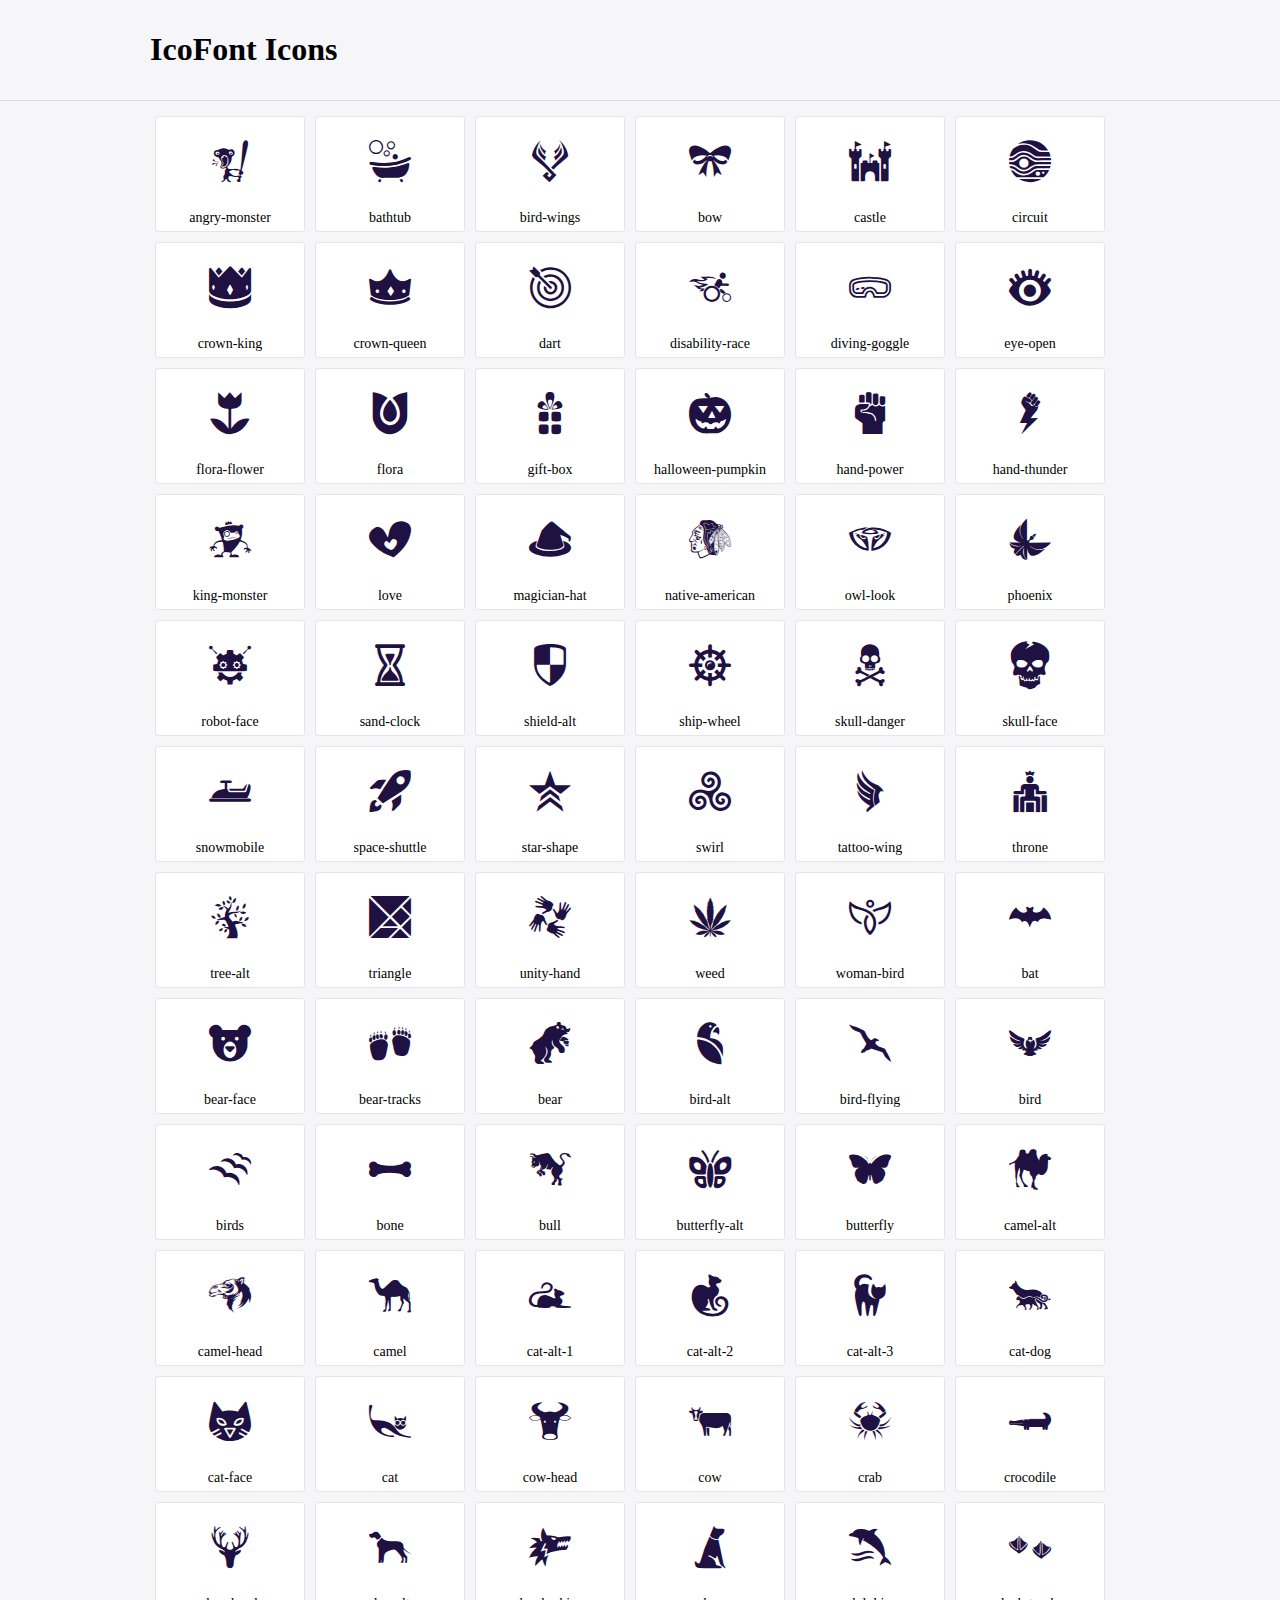
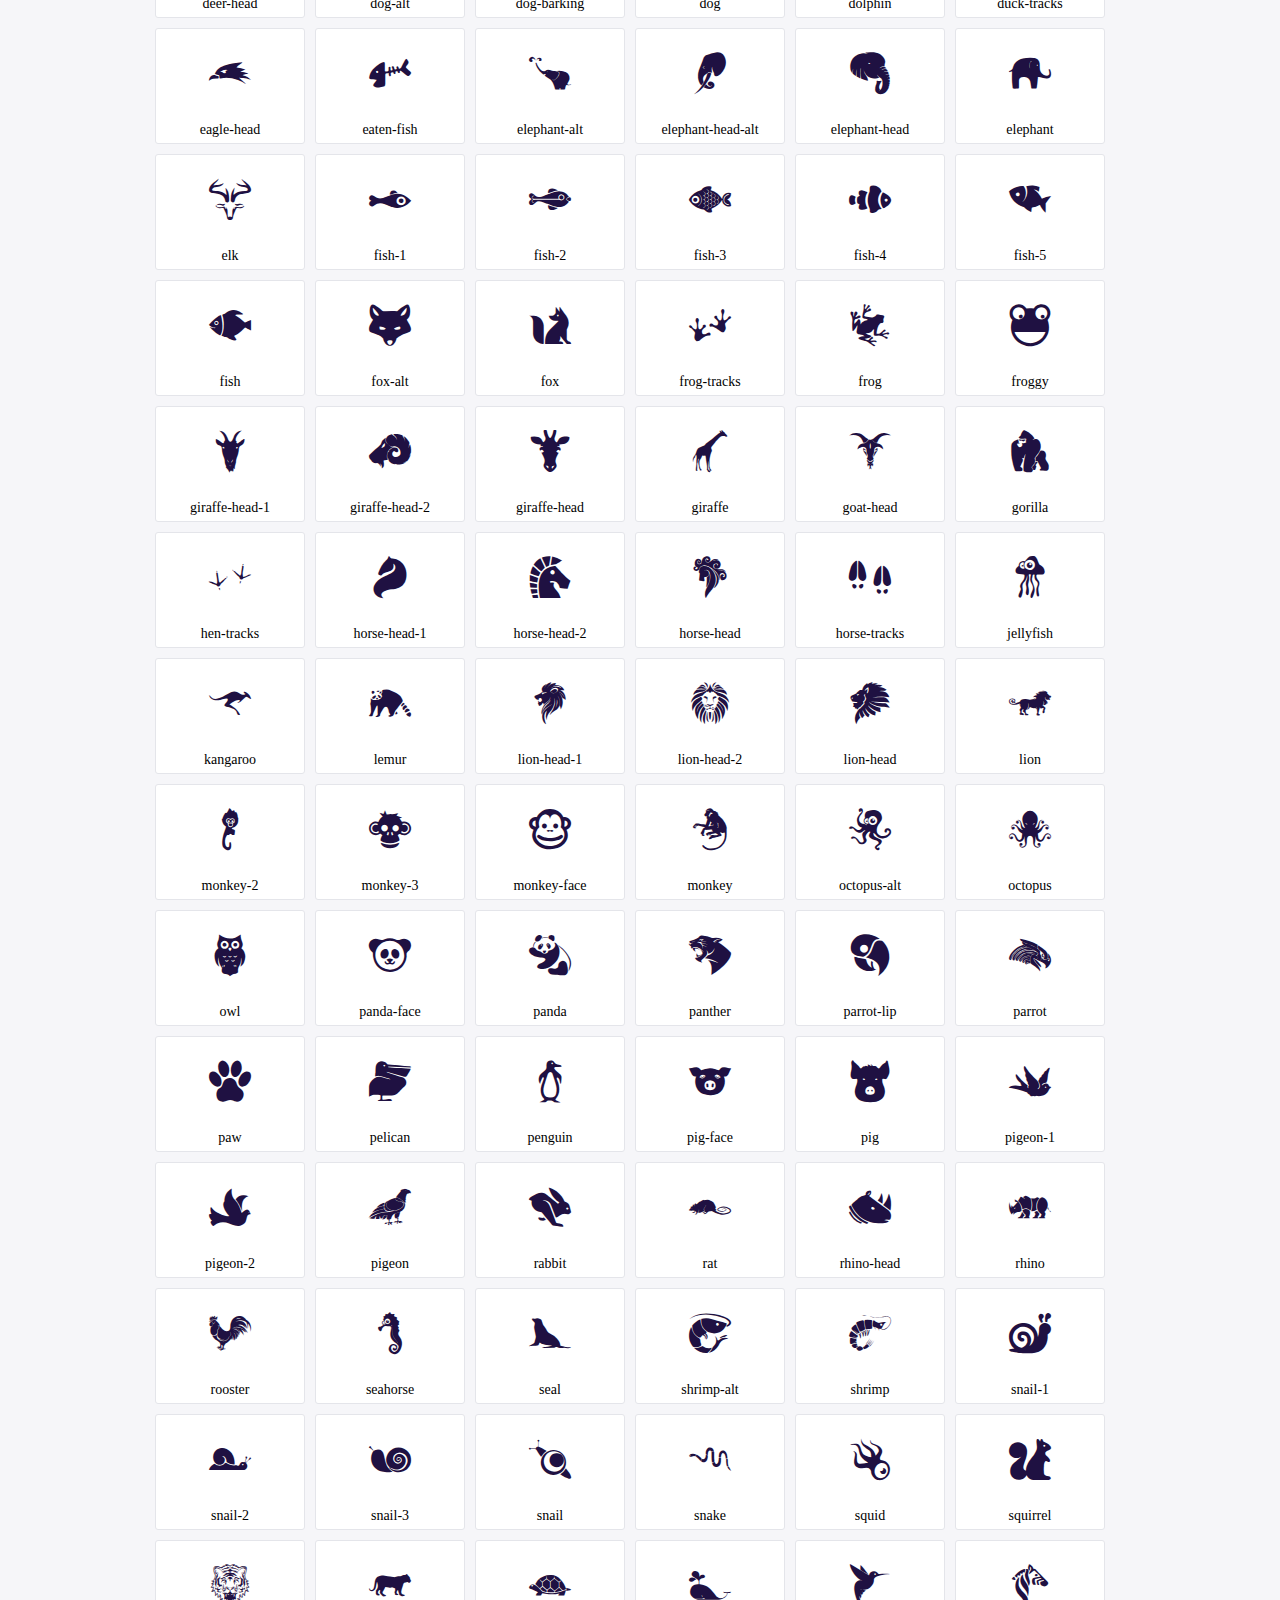
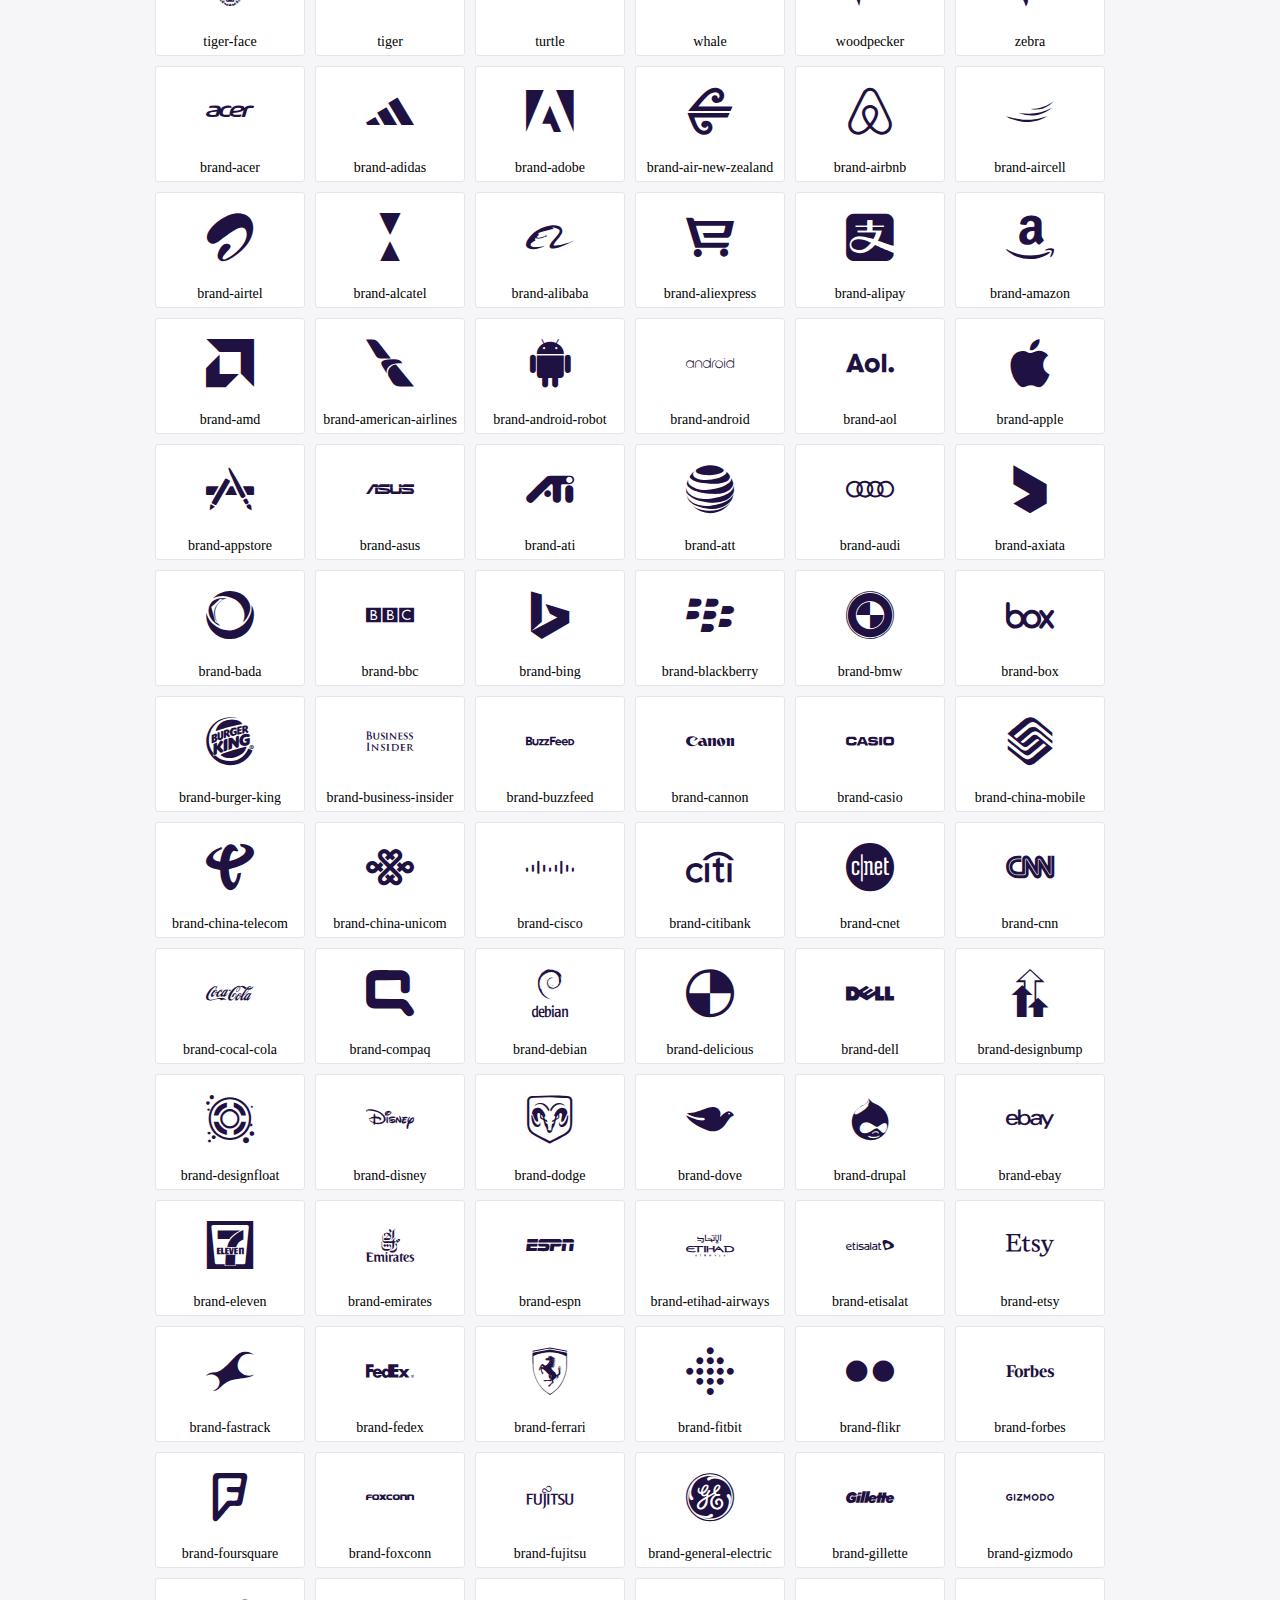
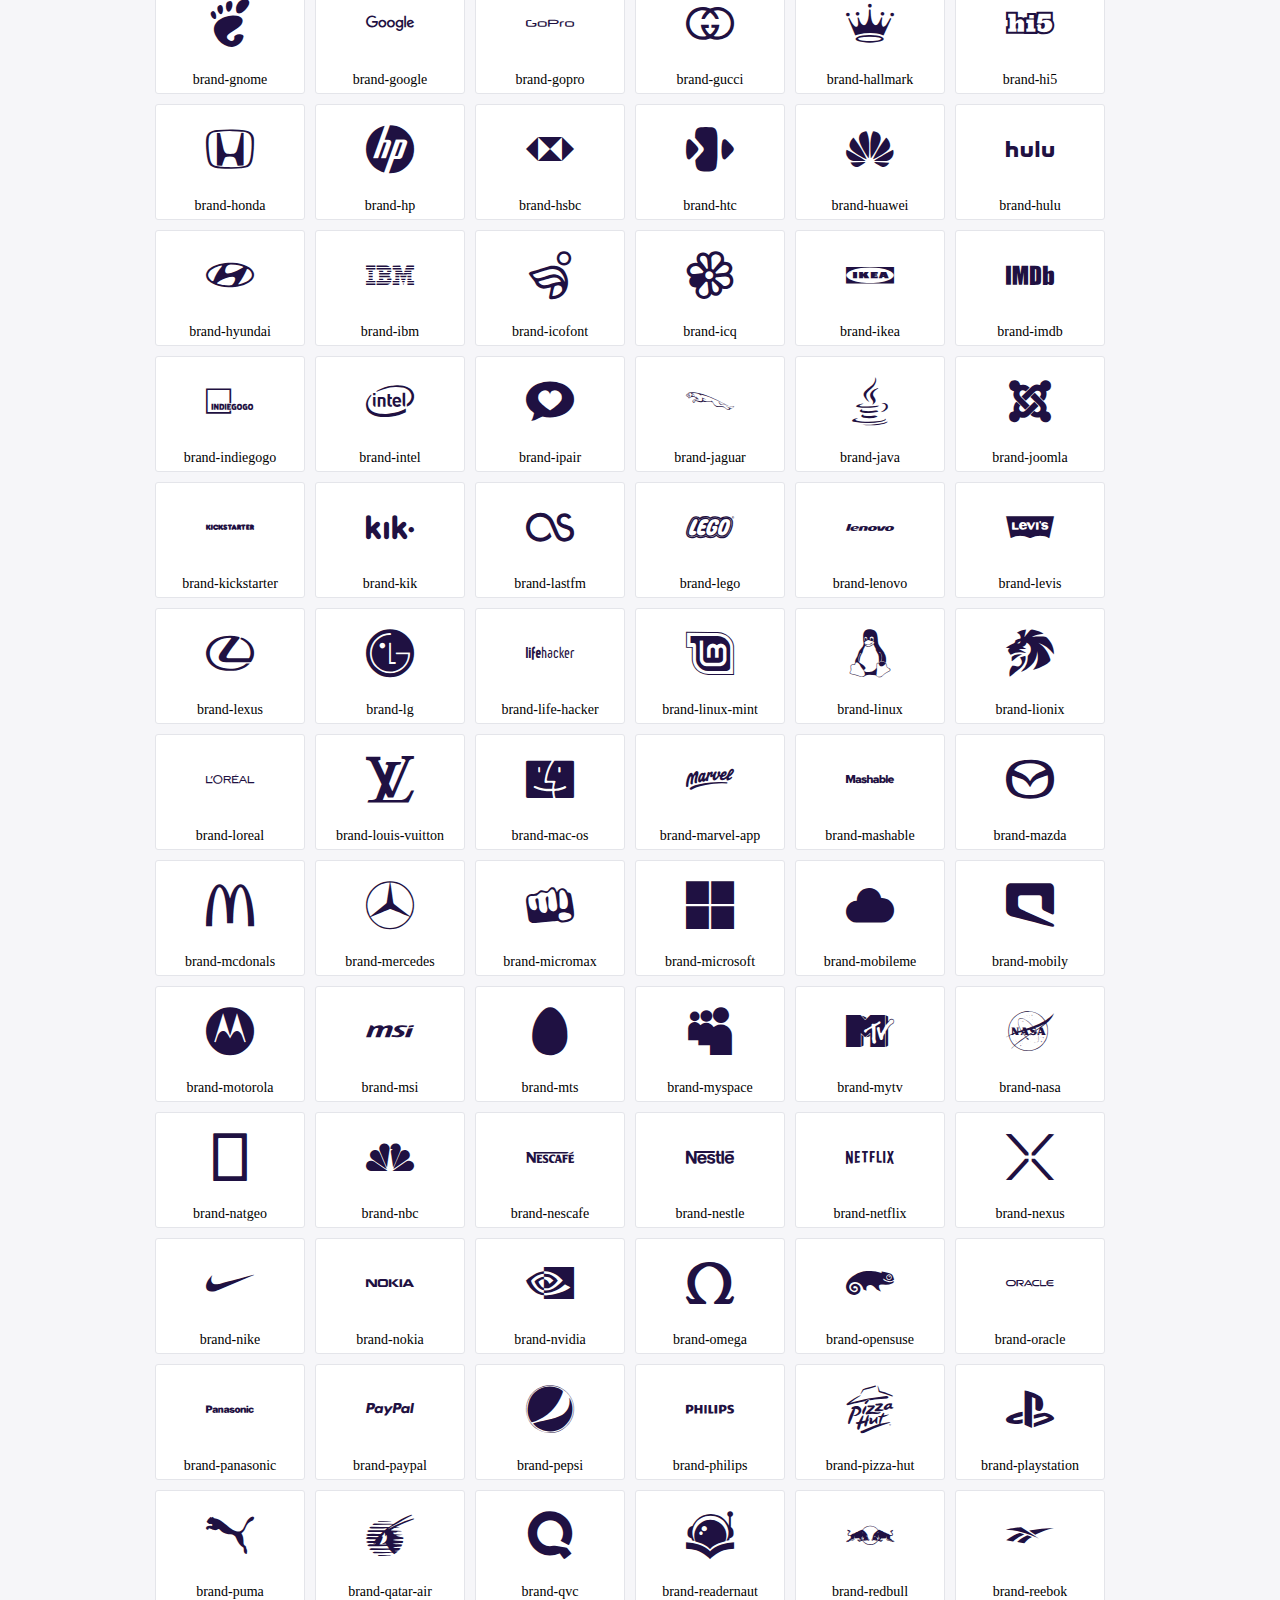
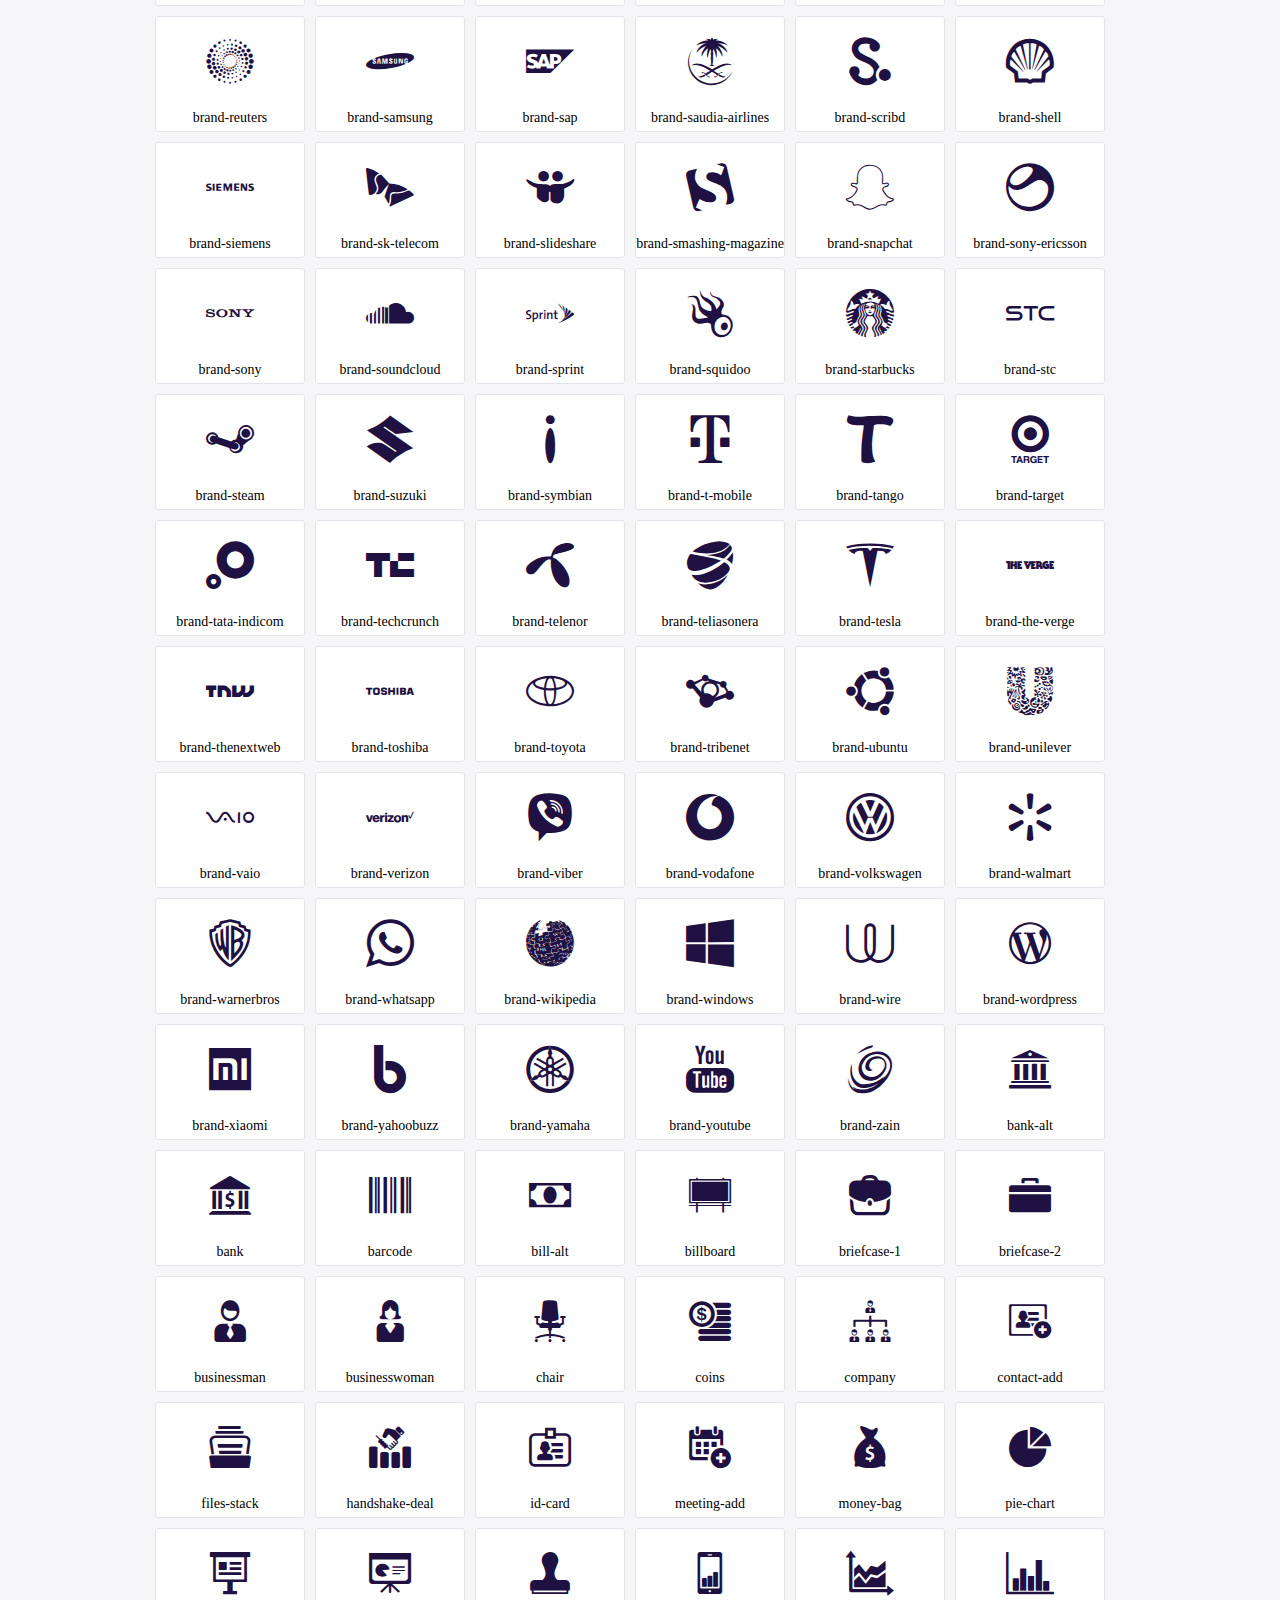
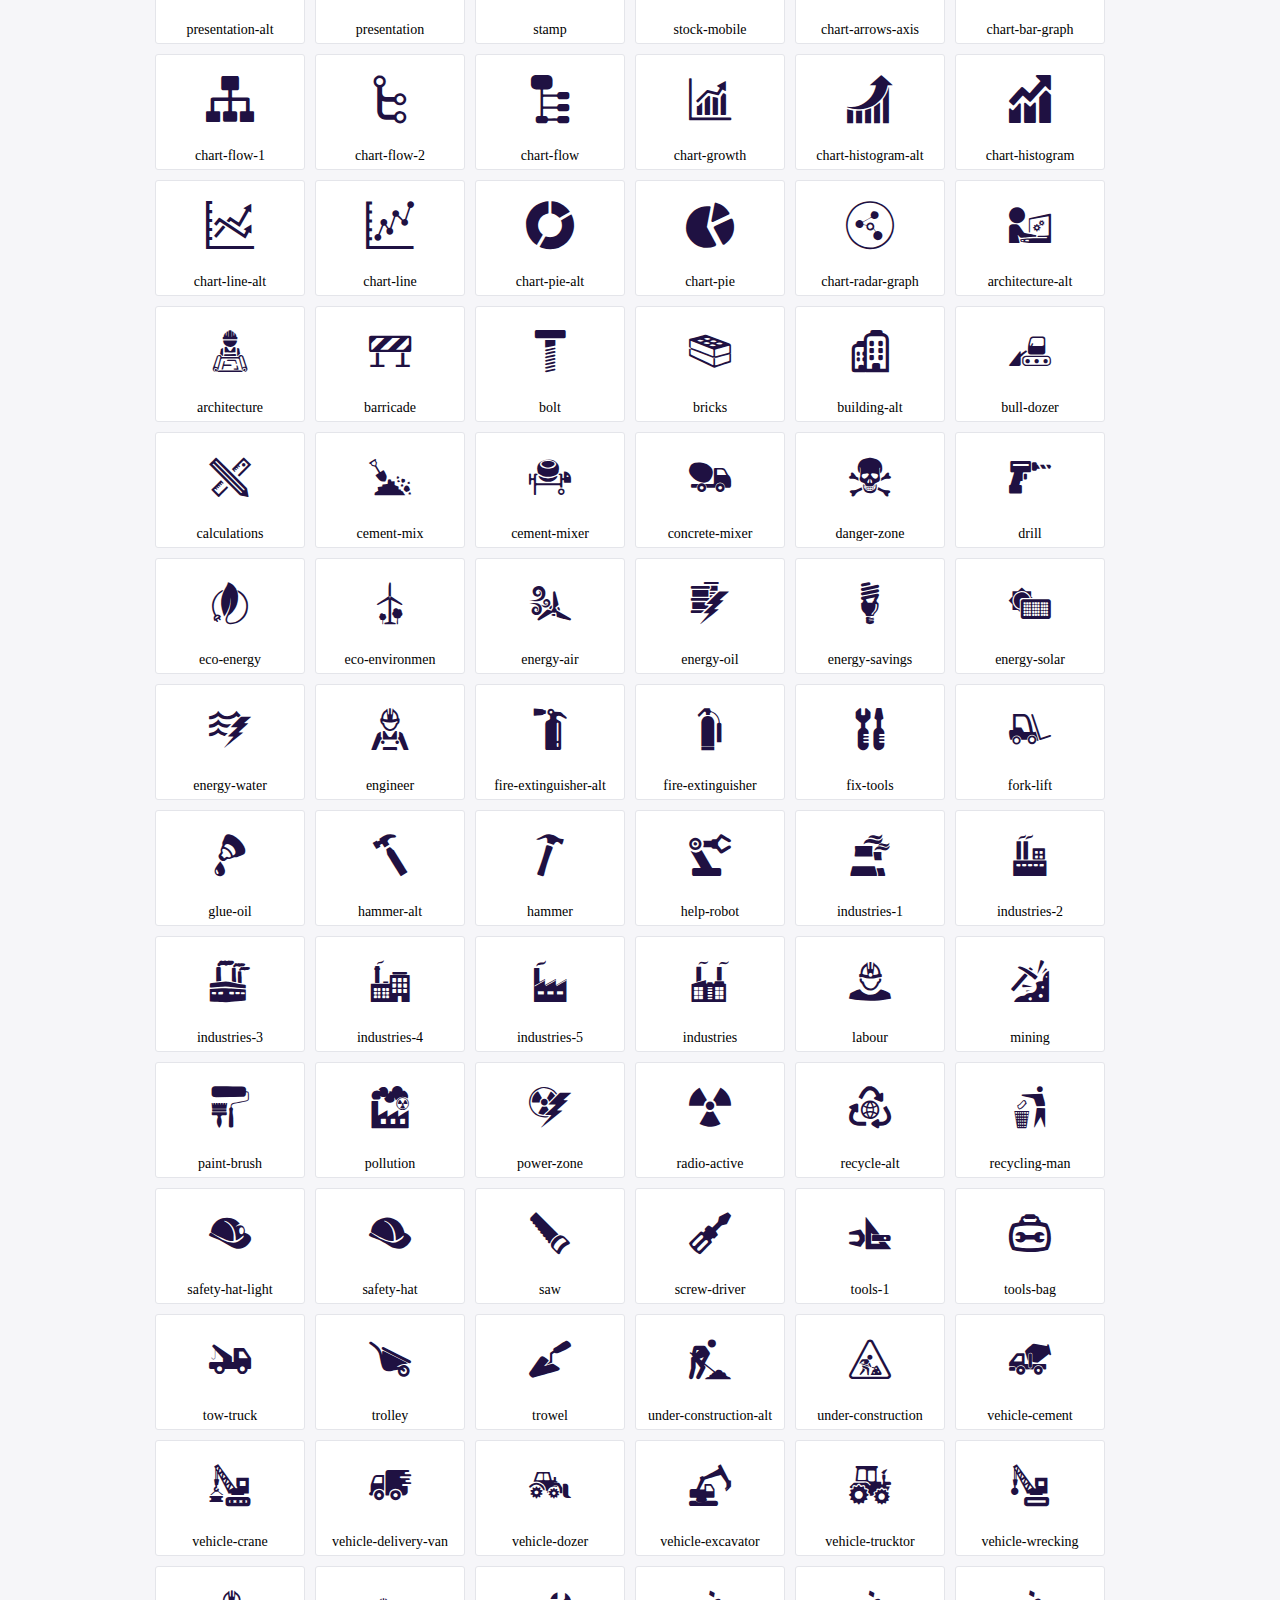
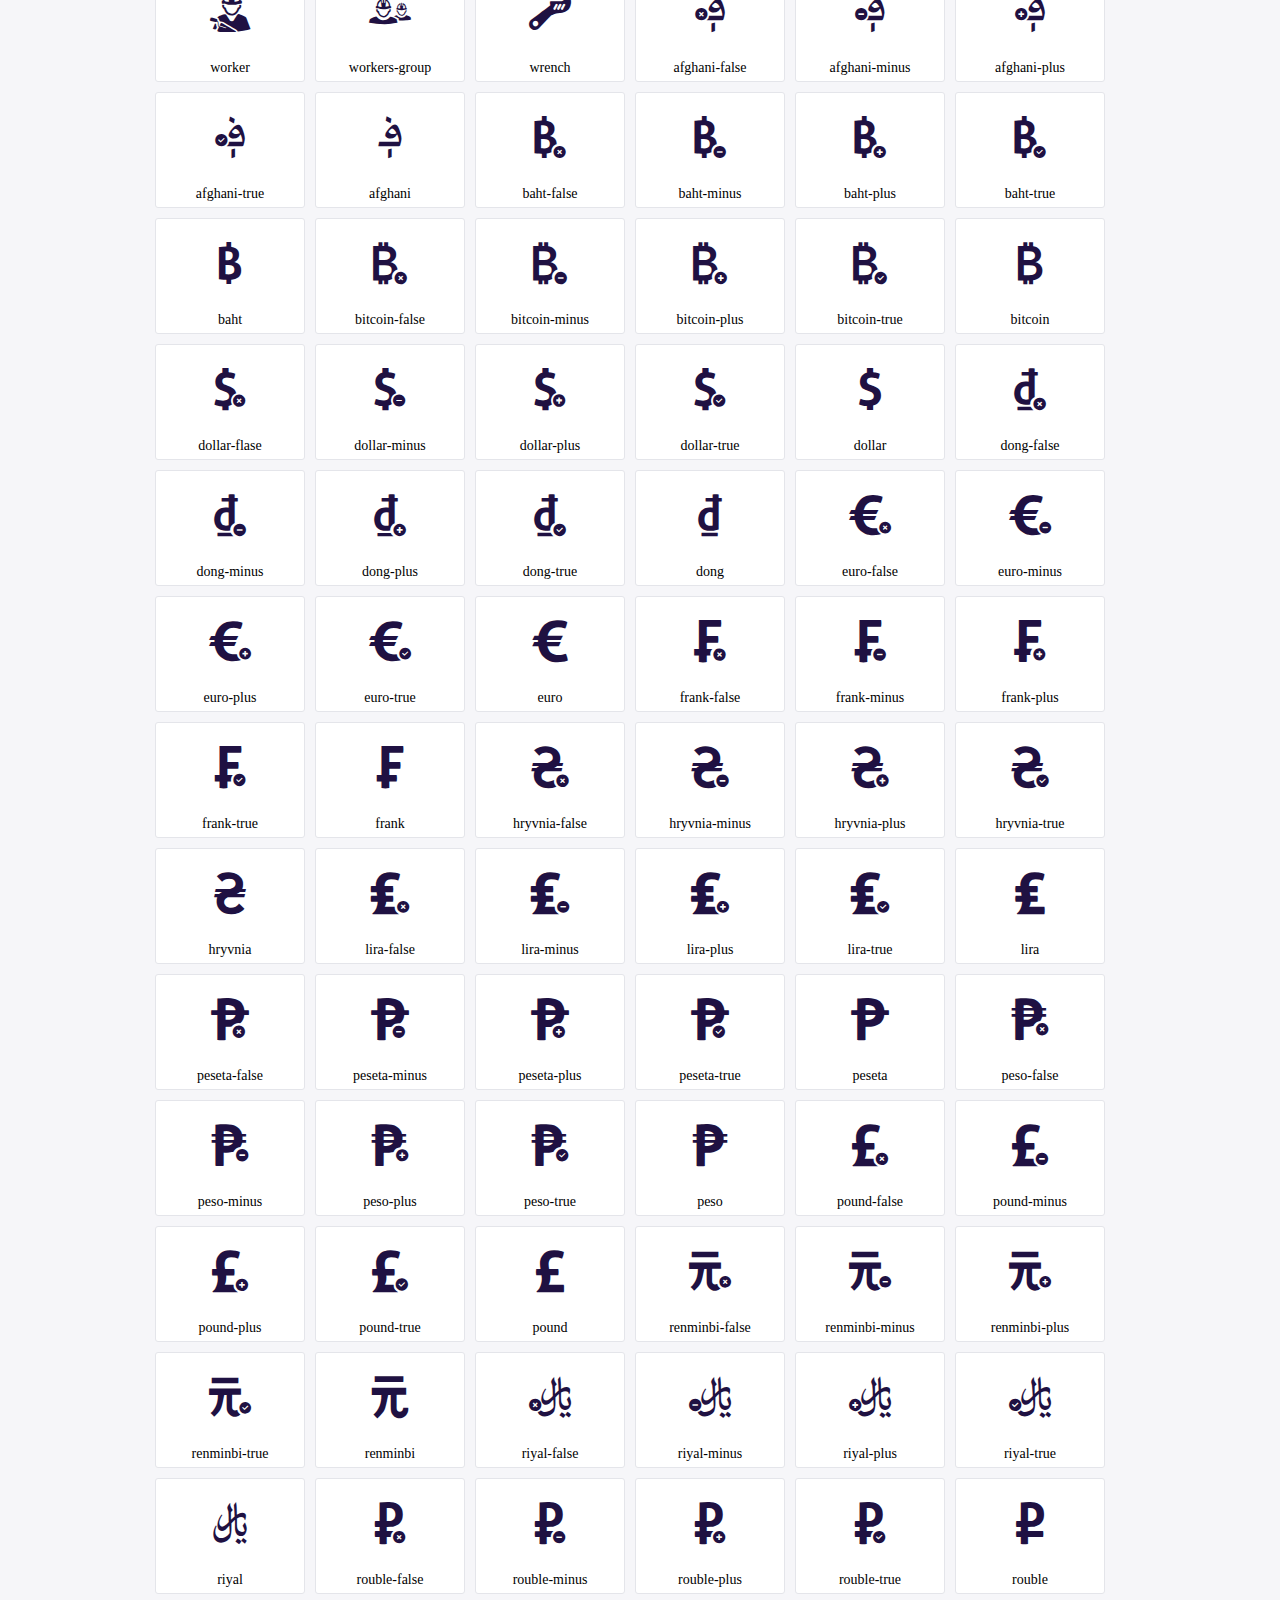
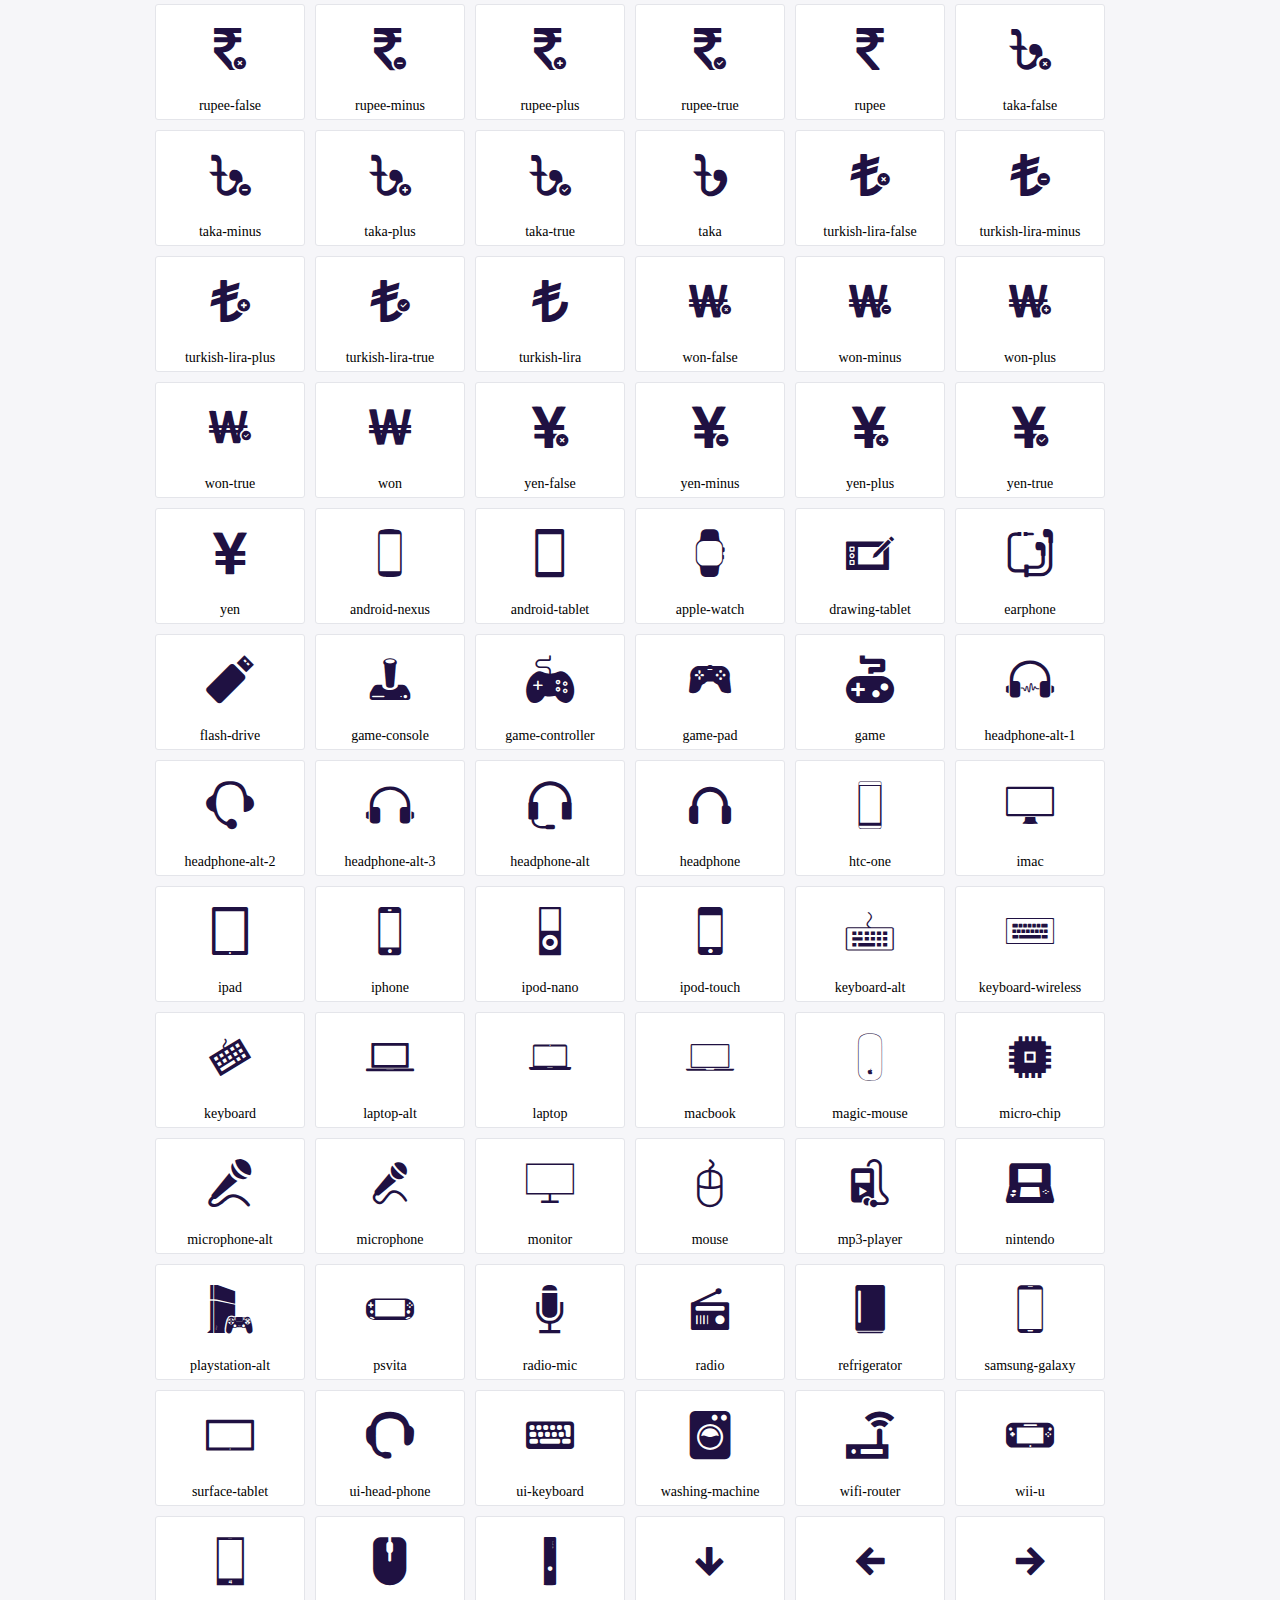
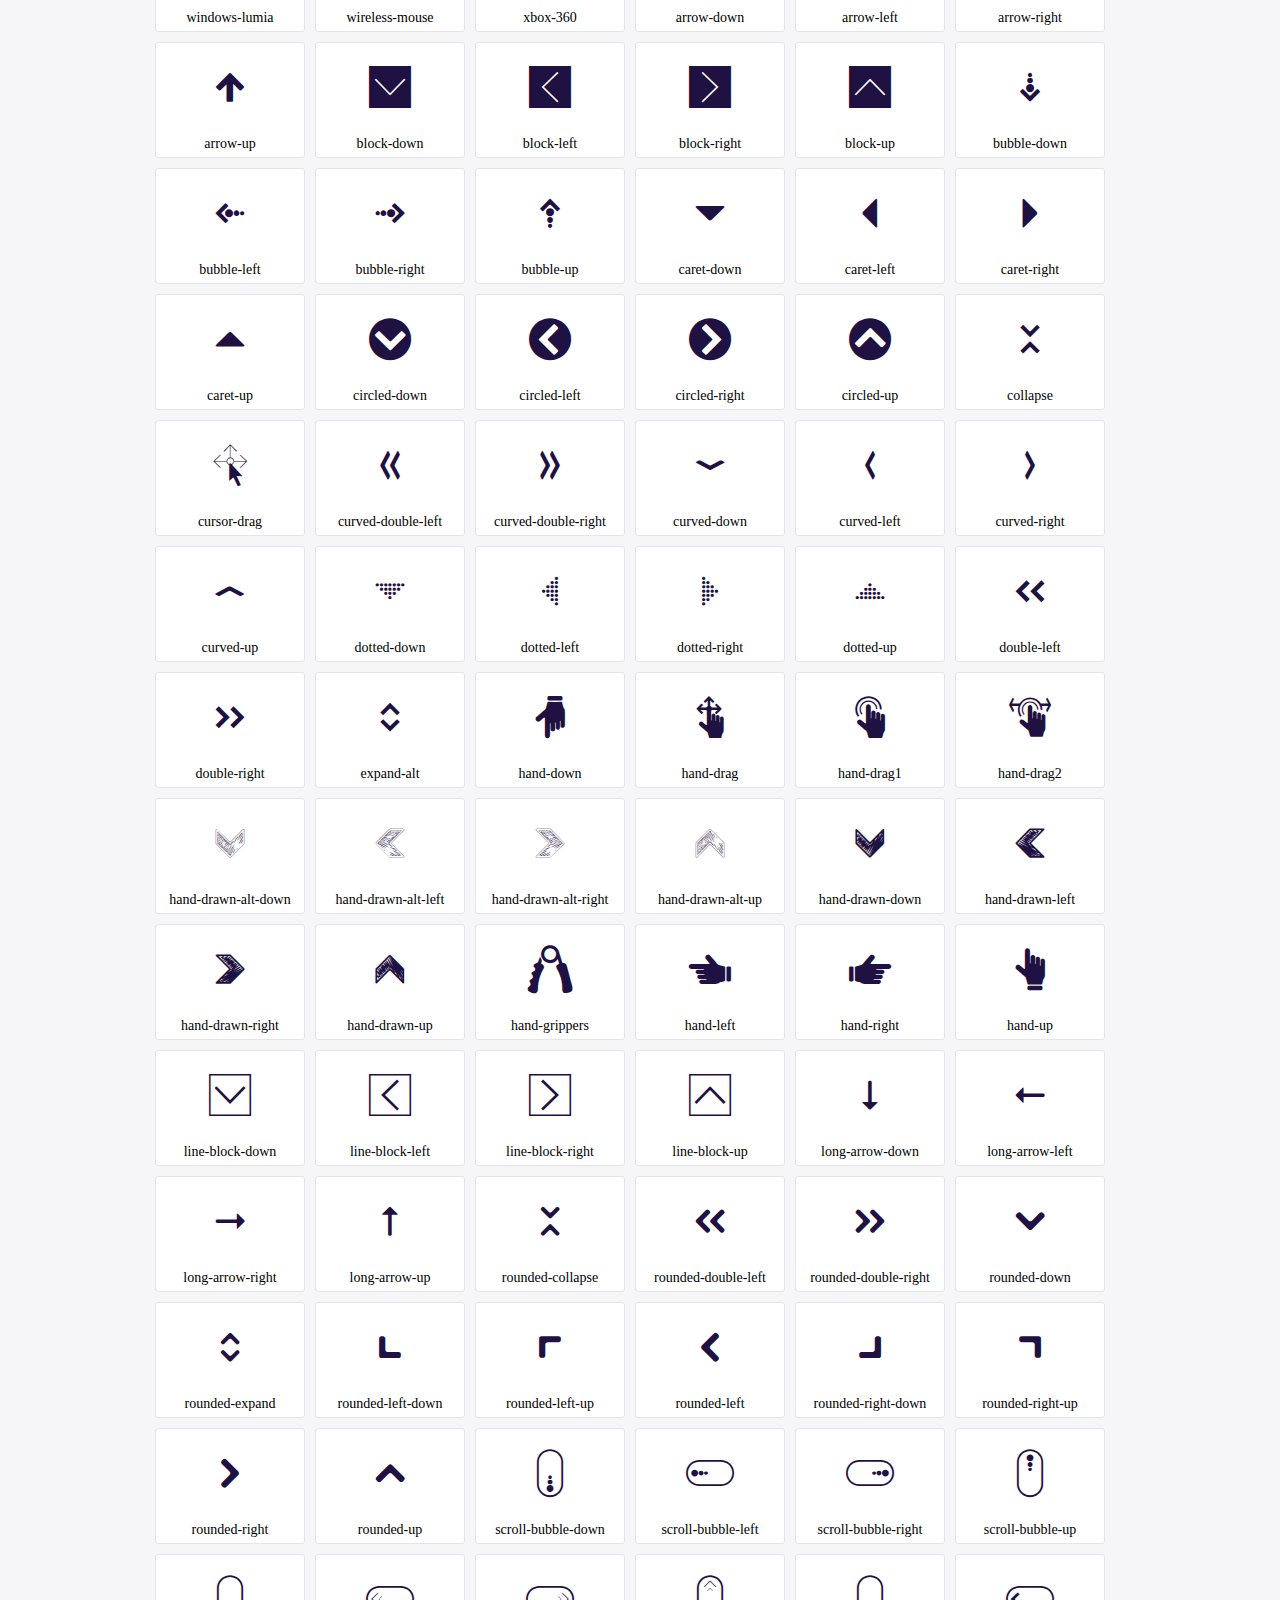
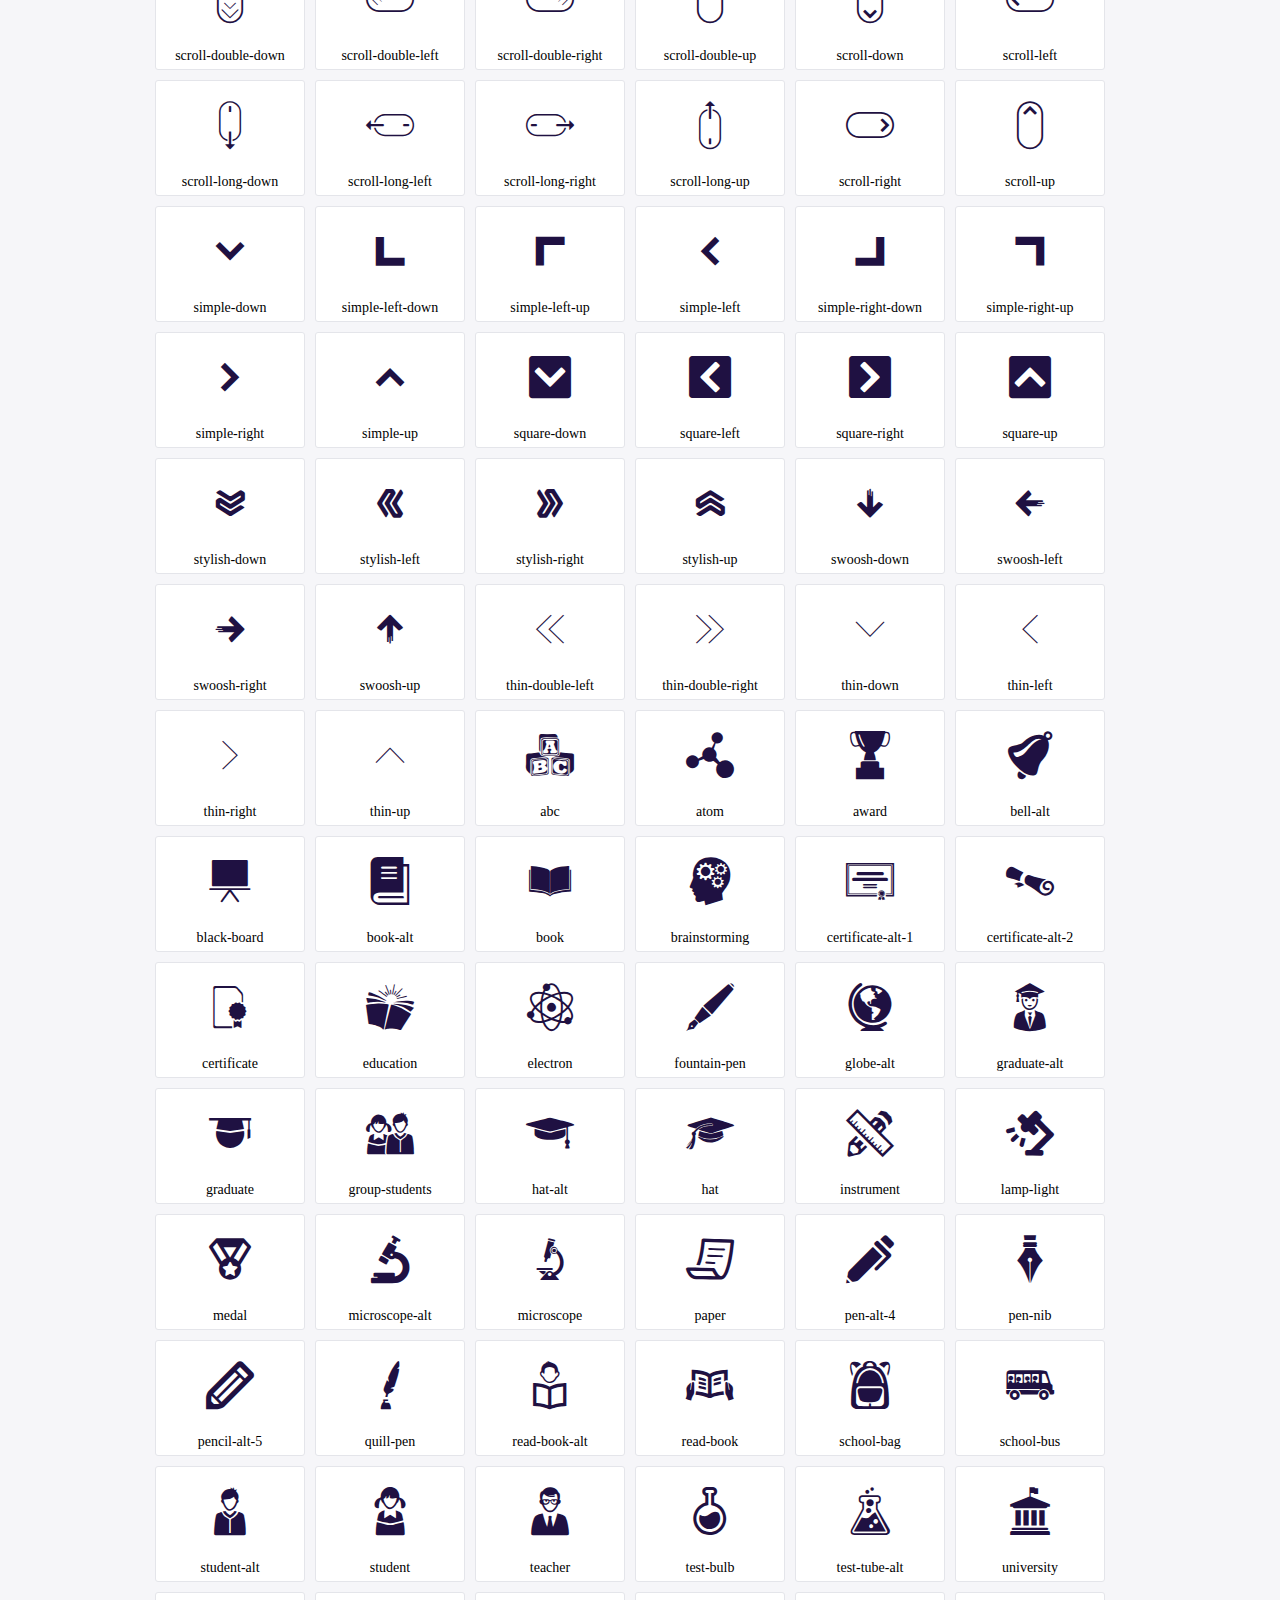
<file: src/template/vendor/icofont/demo.html>
<!DOCTYPE html>
	<html>
	<head>
		<meta charset="utf-8">
		<title>Examples | IcoFont</title>
		<link rel="stylesheet" type="text/css" href="./icofont.min.css">
		<style type="text/css">
			body {
				margin: 0;
				padding: 0;
				background: #F6F6F9;
			}
			.header {
				border-bottom: 1px solid #DCDCE1;
				padding: 10px 0;
				margin-bottom: 10px;
			}
			.container {
				width: 980px;
				margin: 0 auto;
			}
			.ico-title {
				font-size: 2em;
			}
			.iconlist {
				margin: 0;
				padding: 0;
				list-style: none;
				text-align: center;
				width: 100%;
				display: flex;
				flex-wrap: wrap;
				flex-direction: row;
			}
			.iconlist li {
				position: relative;
				margin: 5px;
				width: 150px;
				cursor: pointer;
			}
			.iconlist li .icon-holder {
				position: relative;
				text-align: center;
				border-radius: 3px;
				overflow: hidden;
				padding-bottom: 5px;
				background: #ffffff;
				border: 1px solid #E4E5EA;
				transition: all 0.2s linear 0s;
			}
			.iconlist li .icon-holder:hover {
				background: #00C3DA;
				color: #ffffff;
			}
			.iconlist li .icon-holder:hover .icon i {
				color: #ffffff;
			}
			.iconlist li .icon-holder .icon {
				padding: 20px;
				text-align: center;
			}
			.iconlist li .icon-holder .icon i {
				font-size: 3em;
				color: #1F1142;
			}
			.iconlist li .icon-holder span {
				font-size: 14px;
				display: block;
				margin-top: 5px;
				border-radius: 3px;
			}
		</style>
	</head>
	<body>
	<div class="header">
		<div class="container">
			<h1 class="ico-title"> IcoFont Icons </h1>
		</div>
	</div>
	<div class="container">
		<ul class="iconlist">
		
		<li>
			<div class="icon-holder">
				<div class="icon"> 
					<i class="icofont-angry-monster"></i>
				</div> 
				<span> angry-monster </span>
			</div>
		</li>
		
		<li>
			<div class="icon-holder">
				<div class="icon"> 
					<i class="icofont-bathtub"></i>
				</div> 
				<span> bathtub </span>
			</div>
		</li>
		
		<li>
			<div class="icon-holder">
				<div class="icon"> 
					<i class="icofont-bird-wings"></i>
				</div> 
				<span> bird-wings </span>
			</div>
		</li>
		
		<li>
			<div class="icon-holder">
				<div class="icon"> 
					<i class="icofont-bow"></i>
				</div> 
				<span> bow </span>
			</div>
		</li>
		
		<li>
			<div class="icon-holder">
				<div class="icon"> 
					<i class="icofont-castle"></i>
				</div> 
				<span> castle </span>
			</div>
		</li>
		
		<li>
			<div class="icon-holder">
				<div class="icon"> 
					<i class="icofont-circuit"></i>
				</div> 
				<span> circuit </span>
			</div>
		</li>
		
		<li>
			<div class="icon-holder">
				<div class="icon"> 
					<i class="icofont-crown-king"></i>
				</div> 
				<span> crown-king </span>
			</div>
		</li>
		
		<li>
			<div class="icon-holder">
				<div class="icon"> 
					<i class="icofont-crown-queen"></i>
				</div> 
				<span> crown-queen </span>
			</div>
		</li>
		
		<li>
			<div class="icon-holder">
				<div class="icon"> 
					<i class="icofont-dart"></i>
				</div> 
				<span> dart </span>
			</div>
		</li>
		
		<li>
			<div class="icon-holder">
				<div class="icon"> 
					<i class="icofont-disability-race"></i>
				</div> 
				<span> disability-race </span>
			</div>
		</li>
		
		<li>
			<div class="icon-holder">
				<div class="icon"> 
					<i class="icofont-diving-goggle"></i>
				</div> 
				<span> diving-goggle </span>
			</div>
		</li>
		
		<li>
			<div class="icon-holder">
				<div class="icon"> 
					<i class="icofont-eye-open"></i>
				</div> 
				<span> eye-open </span>
			</div>
		</li>
		
		<li>
			<div class="icon-holder">
				<div class="icon"> 
					<i class="icofont-flora-flower"></i>
				</div> 
				<span> flora-flower </span>
			</div>
		</li>
		
		<li>
			<div class="icon-holder">
				<div class="icon"> 
					<i class="icofont-flora"></i>
				</div> 
				<span> flora </span>
			</div>
		</li>
		
		<li>
			<div class="icon-holder">
				<div class="icon"> 
					<i class="icofont-gift-box"></i>
				</div> 
				<span> gift-box </span>
			</div>
		</li>
		
		<li>
			<div class="icon-holder">
				<div class="icon"> 
					<i class="icofont-halloween-pumpkin"></i>
				</div> 
				<span> halloween-pumpkin </span>
			</div>
		</li>
		
		<li>
			<div class="icon-holder">
				<div class="icon"> 
					<i class="icofont-hand-power"></i>
				</div> 
				<span> hand-power </span>
			</div>
		</li>
		
		<li>
			<div class="icon-holder">
				<div class="icon"> 
					<i class="icofont-hand-thunder"></i>
				</div> 
				<span> hand-thunder </span>
			</div>
		</li>
		
		<li>
			<div class="icon-holder">
				<div class="icon"> 
					<i class="icofont-king-monster"></i>
				</div> 
				<span> king-monster </span>
			</div>
		</li>
		
		<li>
			<div class="icon-holder">
				<div class="icon"> 
					<i class="icofont-love"></i>
				</div> 
				<span> love </span>
			</div>
		</li>
		
		<li>
			<div class="icon-holder">
				<div class="icon"> 
					<i class="icofont-magician-hat"></i>
				</div> 
				<span> magician-hat </span>
			</div>
		</li>
		
		<li>
			<div class="icon-holder">
				<div class="icon"> 
					<i class="icofont-native-american"></i>
				</div> 
				<span> native-american </span>
			</div>
		</li>
		
		<li>
			<div class="icon-holder">
				<div class="icon"> 
					<i class="icofont-owl-look"></i>
				</div> 
				<span> owl-look </span>
			</div>
		</li>
		
		<li>
			<div class="icon-holder">
				<div class="icon"> 
					<i class="icofont-phoenix"></i>
				</div> 
				<span> phoenix </span>
			</div>
		</li>
		
		<li>
			<div class="icon-holder">
				<div class="icon"> 
					<i class="icofont-robot-face"></i>
				</div> 
				<span> robot-face </span>
			</div>
		</li>
		
		<li>
			<div class="icon-holder">
				<div class="icon"> 
					<i class="icofont-sand-clock"></i>
				</div> 
				<span> sand-clock </span>
			</div>
		</li>
		
		<li>
			<div class="icon-holder">
				<div class="icon"> 
					<i class="icofont-shield-alt"></i>
				</div> 
				<span> shield-alt </span>
			</div>
		</li>
		
		<li>
			<div class="icon-holder">
				<div class="icon"> 
					<i class="icofont-ship-wheel"></i>
				</div> 
				<span> ship-wheel </span>
			</div>
		</li>
		
		<li>
			<div class="icon-holder">
				<div class="icon"> 
					<i class="icofont-skull-danger"></i>
				</div> 
				<span> skull-danger </span>
			</div>
		</li>
		
		<li>
			<div class="icon-holder">
				<div class="icon"> 
					<i class="icofont-skull-face"></i>
				</div> 
				<span> skull-face </span>
			</div>
		</li>
		
		<li>
			<div class="icon-holder">
				<div class="icon"> 
					<i class="icofont-snowmobile"></i>
				</div> 
				<span> snowmobile </span>
			</div>
		</li>
		
		<li>
			<div class="icon-holder">
				<div class="icon"> 
					<i class="icofont-space-shuttle"></i>
				</div> 
				<span> space-shuttle </span>
			</div>
		</li>
		
		<li>
			<div class="icon-holder">
				<div class="icon"> 
					<i class="icofont-star-shape"></i>
				</div> 
				<span> star-shape </span>
			</div>
		</li>
		
		<li>
			<div class="icon-holder">
				<div class="icon"> 
					<i class="icofont-swirl"></i>
				</div> 
				<span> swirl </span>
			</div>
		</li>
		
		<li>
			<div class="icon-holder">
				<div class="icon"> 
					<i class="icofont-tattoo-wing"></i>
				</div> 
				<span> tattoo-wing </span>
			</div>
		</li>
		
		<li>
			<div class="icon-holder">
				<div class="icon"> 
					<i class="icofont-throne"></i>
				</div> 
				<span> throne </span>
			</div>
		</li>
		
		<li>
			<div class="icon-holder">
				<div class="icon"> 
					<i class="icofont-tree-alt"></i>
				</div> 
				<span> tree-alt </span>
			</div>
		</li>
		
		<li>
			<div class="icon-holder">
				<div class="icon"> 
					<i class="icofont-triangle"></i>
				</div> 
				<span> triangle </span>
			</div>
		</li>
		
		<li>
			<div class="icon-holder">
				<div class="icon"> 
					<i class="icofont-unity-hand"></i>
				</div> 
				<span> unity-hand </span>
			</div>
		</li>
		
		<li>
			<div class="icon-holder">
				<div class="icon"> 
					<i class="icofont-weed"></i>
				</div> 
				<span> weed </span>
			</div>
		</li>
		
		<li>
			<div class="icon-holder">
				<div class="icon"> 
					<i class="icofont-woman-bird"></i>
				</div> 
				<span> woman-bird </span>
			</div>
		</li>
		
		<li>
			<div class="icon-holder">
				<div class="icon"> 
					<i class="icofont-bat"></i>
				</div> 
				<span> bat </span>
			</div>
		</li>
		
		<li>
			<div class="icon-holder">
				<div class="icon"> 
					<i class="icofont-bear-face"></i>
				</div> 
				<span> bear-face </span>
			</div>
		</li>
		
		<li>
			<div class="icon-holder">
				<div class="icon"> 
					<i class="icofont-bear-tracks"></i>
				</div> 
				<span> bear-tracks </span>
			</div>
		</li>
		
		<li>
			<div class="icon-holder">
				<div class="icon"> 
					<i class="icofont-bear"></i>
				</div> 
				<span> bear </span>
			</div>
		</li>
		
		<li>
			<div class="icon-holder">
				<div class="icon"> 
					<i class="icofont-bird-alt"></i>
				</div> 
				<span> bird-alt </span>
			</div>
		</li>
		
		<li>
			<div class="icon-holder">
				<div class="icon"> 
					<i class="icofont-bird-flying"></i>
				</div> 
				<span> bird-flying </span>
			</div>
		</li>
		
		<li>
			<div class="icon-holder">
				<div class="icon"> 
					<i class="icofont-bird"></i>
				</div> 
				<span> bird </span>
			</div>
		</li>
		
		<li>
			<div class="icon-holder">
				<div class="icon"> 
					<i class="icofont-birds"></i>
				</div> 
				<span> birds </span>
			</div>
		</li>
		
		<li>
			<div class="icon-holder">
				<div class="icon"> 
					<i class="icofont-bone"></i>
				</div> 
				<span> bone </span>
			</div>
		</li>
		
		<li>
			<div class="icon-holder">
				<div class="icon"> 
					<i class="icofont-bull"></i>
				</div> 
				<span> bull </span>
			</div>
		</li>
		
		<li>
			<div class="icon-holder">
				<div class="icon"> 
					<i class="icofont-butterfly-alt"></i>
				</div> 
				<span> butterfly-alt </span>
			</div>
		</li>
		
		<li>
			<div class="icon-holder">
				<div class="icon"> 
					<i class="icofont-butterfly"></i>
				</div> 
				<span> butterfly </span>
			</div>
		</li>
		
		<li>
			<div class="icon-holder">
				<div class="icon"> 
					<i class="icofont-camel-alt"></i>
				</div> 
				<span> camel-alt </span>
			</div>
		</li>
		
		<li>
			<div class="icon-holder">
				<div class="icon"> 
					<i class="icofont-camel-head"></i>
				</div> 
				<span> camel-head </span>
			</div>
		</li>
		
		<li>
			<div class="icon-holder">
				<div class="icon"> 
					<i class="icofont-camel"></i>
				</div> 
				<span> camel </span>
			</div>
		</li>
		
		<li>
			<div class="icon-holder">
				<div class="icon"> 
					<i class="icofont-cat-alt-1"></i>
				</div> 
				<span> cat-alt-1 </span>
			</div>
		</li>
		
		<li>
			<div class="icon-holder">
				<div class="icon"> 
					<i class="icofont-cat-alt-2"></i>
				</div> 
				<span> cat-alt-2 </span>
			</div>
		</li>
		
		<li>
			<div class="icon-holder">
				<div class="icon"> 
					<i class="icofont-cat-alt-3"></i>
				</div> 
				<span> cat-alt-3 </span>
			</div>
		</li>
		
		<li>
			<div class="icon-holder">
				<div class="icon"> 
					<i class="icofont-cat-dog"></i>
				</div> 
				<span> cat-dog </span>
			</div>
		</li>
		
		<li>
			<div class="icon-holder">
				<div class="icon"> 
					<i class="icofont-cat-face"></i>
				</div> 
				<span> cat-face </span>
			</div>
		</li>
		
		<li>
			<div class="icon-holder">
				<div class="icon"> 
					<i class="icofont-cat"></i>
				</div> 
				<span> cat </span>
			</div>
		</li>
		
		<li>
			<div class="icon-holder">
				<div class="icon"> 
					<i class="icofont-cow-head"></i>
				</div> 
				<span> cow-head </span>
			</div>
		</li>
		
		<li>
			<div class="icon-holder">
				<div class="icon"> 
					<i class="icofont-cow"></i>
				</div> 
				<span> cow </span>
			</div>
		</li>
		
		<li>
			<div class="icon-holder">
				<div class="icon"> 
					<i class="icofont-crab"></i>
				</div> 
				<span> crab </span>
			</div>
		</li>
		
		<li>
			<div class="icon-holder">
				<div class="icon"> 
					<i class="icofont-crocodile"></i>
				</div> 
				<span> crocodile </span>
			</div>
		</li>
		
		<li>
			<div class="icon-holder">
				<div class="icon"> 
					<i class="icofont-deer-head"></i>
				</div> 
				<span> deer-head </span>
			</div>
		</li>
		
		<li>
			<div class="icon-holder">
				<div class="icon"> 
					<i class="icofont-dog-alt"></i>
				</div> 
				<span> dog-alt </span>
			</div>
		</li>
		
		<li>
			<div class="icon-holder">
				<div class="icon"> 
					<i class="icofont-dog-barking"></i>
				</div> 
				<span> dog-barking </span>
			</div>
		</li>
		
		<li>
			<div class="icon-holder">
				<div class="icon"> 
					<i class="icofont-dog"></i>
				</div> 
				<span> dog </span>
			</div>
		</li>
		
		<li>
			<div class="icon-holder">
				<div class="icon"> 
					<i class="icofont-dolphin"></i>
				</div> 
				<span> dolphin </span>
			</div>
		</li>
		
		<li>
			<div class="icon-holder">
				<div class="icon"> 
					<i class="icofont-duck-tracks"></i>
				</div> 
				<span> duck-tracks </span>
			</div>
		</li>
		
		<li>
			<div class="icon-holder">
				<div class="icon"> 
					<i class="icofont-eagle-head"></i>
				</div> 
				<span> eagle-head </span>
			</div>
		</li>
		
		<li>
			<div class="icon-holder">
				<div class="icon"> 
					<i class="icofont-eaten-fish"></i>
				</div> 
				<span> eaten-fish </span>
			</div>
		</li>
		
		<li>
			<div class="icon-holder">
				<div class="icon"> 
					<i class="icofont-elephant-alt"></i>
				</div> 
				<span> elephant-alt </span>
			</div>
		</li>
		
		<li>
			<div class="icon-holder">
				<div class="icon"> 
					<i class="icofont-elephant-head-alt"></i>
				</div> 
				<span> elephant-head-alt </span>
			</div>
		</li>
		
		<li>
			<div class="icon-holder">
				<div class="icon"> 
					<i class="icofont-elephant-head"></i>
				</div> 
				<span> elephant-head </span>
			</div>
		</li>
		
		<li>
			<div class="icon-holder">
				<div class="icon"> 
					<i class="icofont-elephant"></i>
				</div> 
				<span> elephant </span>
			</div>
		</li>
		
		<li>
			<div class="icon-holder">
				<div class="icon"> 
					<i class="icofont-elk"></i>
				</div> 
				<span> elk </span>
			</div>
		</li>
		
		<li>
			<div class="icon-holder">
				<div class="icon"> 
					<i class="icofont-fish-1"></i>
				</div> 
				<span> fish-1 </span>
			</div>
		</li>
		
		<li>
			<div class="icon-holder">
				<div class="icon"> 
					<i class="icofont-fish-2"></i>
				</div> 
				<span> fish-2 </span>
			</div>
		</li>
		
		<li>
			<div class="icon-holder">
				<div class="icon"> 
					<i class="icofont-fish-3"></i>
				</div> 
				<span> fish-3 </span>
			</div>
		</li>
		
		<li>
			<div class="icon-holder">
				<div class="icon"> 
					<i class="icofont-fish-4"></i>
				</div> 
				<span> fish-4 </span>
			</div>
		</li>
		
		<li>
			<div class="icon-holder">
				<div class="icon"> 
					<i class="icofont-fish-5"></i>
				</div> 
				<span> fish-5 </span>
			</div>
		</li>
		
		<li>
			<div class="icon-holder">
				<div class="icon"> 
					<i class="icofont-fish"></i>
				</div> 
				<span> fish </span>
			</div>
		</li>
		
		<li>
			<div class="icon-holder">
				<div class="icon"> 
					<i class="icofont-fox-alt"></i>
				</div> 
				<span> fox-alt </span>
			</div>
		</li>
		
		<li>
			<div class="icon-holder">
				<div class="icon"> 
					<i class="icofont-fox"></i>
				</div> 
				<span> fox </span>
			</div>
		</li>
		
		<li>
			<div class="icon-holder">
				<div class="icon"> 
					<i class="icofont-frog-tracks"></i>
				</div> 
				<span> frog-tracks </span>
			</div>
		</li>
		
		<li>
			<div class="icon-holder">
				<div class="icon"> 
					<i class="icofont-frog"></i>
				</div> 
				<span> frog </span>
			</div>
		</li>
		
		<li>
			<div class="icon-holder">
				<div class="icon"> 
					<i class="icofont-froggy"></i>
				</div> 
				<span> froggy </span>
			</div>
		</li>
		
		<li>
			<div class="icon-holder">
				<div class="icon"> 
					<i class="icofont-giraffe-head-1"></i>
				</div> 
				<span> giraffe-head-1 </span>
			</div>
		</li>
		
		<li>
			<div class="icon-holder">
				<div class="icon"> 
					<i class="icofont-giraffe-head-2"></i>
				</div> 
				<span> giraffe-head-2 </span>
			</div>
		</li>
		
		<li>
			<div class="icon-holder">
				<div class="icon"> 
					<i class="icofont-giraffe-head"></i>
				</div> 
				<span> giraffe-head </span>
			</div>
		</li>
		
		<li>
			<div class="icon-holder">
				<div class="icon"> 
					<i class="icofont-giraffe"></i>
				</div> 
				<span> giraffe </span>
			</div>
		</li>
		
		<li>
			<div class="icon-holder">
				<div class="icon"> 
					<i class="icofont-goat-head"></i>
				</div> 
				<span> goat-head </span>
			</div>
		</li>
		
		<li>
			<div class="icon-holder">
				<div class="icon"> 
					<i class="icofont-gorilla"></i>
				</div> 
				<span> gorilla </span>
			</div>
		</li>
		
		<li>
			<div class="icon-holder">
				<div class="icon"> 
					<i class="icofont-hen-tracks"></i>
				</div> 
				<span> hen-tracks </span>
			</div>
		</li>
		
		<li>
			<div class="icon-holder">
				<div class="icon"> 
					<i class="icofont-horse-head-1"></i>
				</div> 
				<span> horse-head-1 </span>
			</div>
		</li>
		
		<li>
			<div class="icon-holder">
				<div class="icon"> 
					<i class="icofont-horse-head-2"></i>
				</div> 
				<span> horse-head-2 </span>
			</div>
		</li>
		
		<li>
			<div class="icon-holder">
				<div class="icon"> 
					<i class="icofont-horse-head"></i>
				</div> 
				<span> horse-head </span>
			</div>
		</li>
		
		<li>
			<div class="icon-holder">
				<div class="icon"> 
					<i class="icofont-horse-tracks"></i>
				</div> 
				<span> horse-tracks </span>
			</div>
		</li>
		
		<li>
			<div class="icon-holder">
				<div class="icon"> 
					<i class="icofont-jellyfish"></i>
				</div> 
				<span> jellyfish </span>
			</div>
		</li>
		
		<li>
			<div class="icon-holder">
				<div class="icon"> 
					<i class="icofont-kangaroo"></i>
				</div> 
				<span> kangaroo </span>
			</div>
		</li>
		
		<li>
			<div class="icon-holder">
				<div class="icon"> 
					<i class="icofont-lemur"></i>
				</div> 
				<span> lemur </span>
			</div>
		</li>
		
		<li>
			<div class="icon-holder">
				<div class="icon"> 
					<i class="icofont-lion-head-1"></i>
				</div> 
				<span> lion-head-1 </span>
			</div>
		</li>
		
		<li>
			<div class="icon-holder">
				<div class="icon"> 
					<i class="icofont-lion-head-2"></i>
				</div> 
				<span> lion-head-2 </span>
			</div>
		</li>
		
		<li>
			<div class="icon-holder">
				<div class="icon"> 
					<i class="icofont-lion-head"></i>
				</div> 
				<span> lion-head </span>
			</div>
		</li>
		
		<li>
			<div class="icon-holder">
				<div class="icon"> 
					<i class="icofont-lion"></i>
				</div> 
				<span> lion </span>
			</div>
		</li>
		
		<li>
			<div class="icon-holder">
				<div class="icon"> 
					<i class="icofont-monkey-2"></i>
				</div> 
				<span> monkey-2 </span>
			</div>
		</li>
		
		<li>
			<div class="icon-holder">
				<div class="icon"> 
					<i class="icofont-monkey-3"></i>
				</div> 
				<span> monkey-3 </span>
			</div>
		</li>
		
		<li>
			<div class="icon-holder">
				<div class="icon"> 
					<i class="icofont-monkey-face"></i>
				</div> 
				<span> monkey-face </span>
			</div>
		</li>
		
		<li>
			<div class="icon-holder">
				<div class="icon"> 
					<i class="icofont-monkey"></i>
				</div> 
				<span> monkey </span>
			</div>
		</li>
		
		<li>
			<div class="icon-holder">
				<div class="icon"> 
					<i class="icofont-octopus-alt"></i>
				</div> 
				<span> octopus-alt </span>
			</div>
		</li>
		
		<li>
			<div class="icon-holder">
				<div class="icon"> 
					<i class="icofont-octopus"></i>
				</div> 
				<span> octopus </span>
			</div>
		</li>
		
		<li>
			<div class="icon-holder">
				<div class="icon"> 
					<i class="icofont-owl"></i>
				</div> 
				<span> owl </span>
			</div>
		</li>
		
		<li>
			<div class="icon-holder">
				<div class="icon"> 
					<i class="icofont-panda-face"></i>
				</div> 
				<span> panda-face </span>
			</div>
		</li>
		
		<li>
			<div class="icon-holder">
				<div class="icon"> 
					<i class="icofont-panda"></i>
				</div> 
				<span> panda </span>
			</div>
		</li>
		
		<li>
			<div class="icon-holder">
				<div class="icon"> 
					<i class="icofont-panther"></i>
				</div> 
				<span> panther </span>
			</div>
		</li>
		
		<li>
			<div class="icon-holder">
				<div class="icon"> 
					<i class="icofont-parrot-lip"></i>
				</div> 
				<span> parrot-lip </span>
			</div>
		</li>
		
		<li>
			<div class="icon-holder">
				<div class="icon"> 
					<i class="icofont-parrot"></i>
				</div> 
				<span> parrot </span>
			</div>
		</li>
		
		<li>
			<div class="icon-holder">
				<div class="icon"> 
					<i class="icofont-paw"></i>
				</div> 
				<span> paw </span>
			</div>
		</li>
		
		<li>
			<div class="icon-holder">
				<div class="icon"> 
					<i class="icofont-pelican"></i>
				</div> 
				<span> pelican </span>
			</div>
		</li>
		
		<li>
			<div class="icon-holder">
				<div class="icon"> 
					<i class="icofont-penguin"></i>
				</div> 
				<span> penguin </span>
			</div>
		</li>
		
		<li>
			<div class="icon-holder">
				<div class="icon"> 
					<i class="icofont-pig-face"></i>
				</div> 
				<span> pig-face </span>
			</div>
		</li>
		
		<li>
			<div class="icon-holder">
				<div class="icon"> 
					<i class="icofont-pig"></i>
				</div> 
				<span> pig </span>
			</div>
		</li>
		
		<li>
			<div class="icon-holder">
				<div class="icon"> 
					<i class="icofont-pigeon-1"></i>
				</div> 
				<span> pigeon-1 </span>
			</div>
		</li>
		
		<li>
			<div class="icon-holder">
				<div class="icon"> 
					<i class="icofont-pigeon-2"></i>
				</div> 
				<span> pigeon-2 </span>
			</div>
		</li>
		
		<li>
			<div class="icon-holder">
				<div class="icon"> 
					<i class="icofont-pigeon"></i>
				</div> 
				<span> pigeon </span>
			</div>
		</li>
		
		<li>
			<div class="icon-holder">
				<div class="icon"> 
					<i class="icofont-rabbit"></i>
				</div> 
				<span> rabbit </span>
			</div>
		</li>
		
		<li>
			<div class="icon-holder">
				<div class="icon"> 
					<i class="icofont-rat"></i>
				</div> 
				<span> rat </span>
			</div>
		</li>
		
		<li>
			<div class="icon-holder">
				<div class="icon"> 
					<i class="icofont-rhino-head"></i>
				</div> 
				<span> rhino-head </span>
			</div>
		</li>
		
		<li>
			<div class="icon-holder">
				<div class="icon"> 
					<i class="icofont-rhino"></i>
				</div> 
				<span> rhino </span>
			</div>
		</li>
		
		<li>
			<div class="icon-holder">
				<div class="icon"> 
					<i class="icofont-rooster"></i>
				</div> 
				<span> rooster </span>
			</div>
		</li>
		
		<li>
			<div class="icon-holder">
				<div class="icon"> 
					<i class="icofont-seahorse"></i>
				</div> 
				<span> seahorse </span>
			</div>
		</li>
		
		<li>
			<div class="icon-holder">
				<div class="icon"> 
					<i class="icofont-seal"></i>
				</div> 
				<span> seal </span>
			</div>
		</li>
		
		<li>
			<div class="icon-holder">
				<div class="icon"> 
					<i class="icofont-shrimp-alt"></i>
				</div> 
				<span> shrimp-alt </span>
			</div>
		</li>
		
		<li>
			<div class="icon-holder">
				<div class="icon"> 
					<i class="icofont-shrimp"></i>
				</div> 
				<span> shrimp </span>
			</div>
		</li>
		
		<li>
			<div class="icon-holder">
				<div class="icon"> 
					<i class="icofont-snail-1"></i>
				</div> 
				<span> snail-1 </span>
			</div>
		</li>
		
		<li>
			<div class="icon-holder">
				<div class="icon"> 
					<i class="icofont-snail-2"></i>
				</div> 
				<span> snail-2 </span>
			</div>
		</li>
		
		<li>
			<div class="icon-holder">
				<div class="icon"> 
					<i class="icofont-snail-3"></i>
				</div> 
				<span> snail-3 </span>
			</div>
		</li>
		
		<li>
			<div class="icon-holder">
				<div class="icon"> 
					<i class="icofont-snail"></i>
				</div> 
				<span> snail </span>
			</div>
		</li>
		
		<li>
			<div class="icon-holder">
				<div class="icon"> 
					<i class="icofont-snake"></i>
				</div> 
				<span> snake </span>
			</div>
		</li>
		
		<li>
			<div class="icon-holder">
				<div class="icon"> 
					<i class="icofont-squid"></i>
				</div> 
				<span> squid </span>
			</div>
		</li>
		
		<li>
			<div class="icon-holder">
				<div class="icon"> 
					<i class="icofont-squirrel"></i>
				</div> 
				<span> squirrel </span>
			</div>
		</li>
		
		<li>
			<div class="icon-holder">
				<div class="icon"> 
					<i class="icofont-tiger-face"></i>
				</div> 
				<span> tiger-face </span>
			</div>
		</li>
		
		<li>
			<div class="icon-holder">
				<div class="icon"> 
					<i class="icofont-tiger"></i>
				</div> 
				<span> tiger </span>
			</div>
		</li>
		
		<li>
			<div class="icon-holder">
				<div class="icon"> 
					<i class="icofont-turtle"></i>
				</div> 
				<span> turtle </span>
			</div>
		</li>
		
		<li>
			<div class="icon-holder">
				<div class="icon"> 
					<i class="icofont-whale"></i>
				</div> 
				<span> whale </span>
			</div>
		</li>
		
		<li>
			<div class="icon-holder">
				<div class="icon"> 
					<i class="icofont-woodpecker"></i>
				</div> 
				<span> woodpecker </span>
			</div>
		</li>
		
		<li>
			<div class="icon-holder">
				<div class="icon"> 
					<i class="icofont-zebra"></i>
				</div> 
				<span> zebra </span>
			</div>
		</li>
		
		<li>
			<div class="icon-holder">
				<div class="icon"> 
					<i class="icofont-brand-acer"></i>
				</div> 
				<span> brand-acer </span>
			</div>
		</li>
		
		<li>
			<div class="icon-holder">
				<div class="icon"> 
					<i class="icofont-brand-adidas"></i>
				</div> 
				<span> brand-adidas </span>
			</div>
		</li>
		
		<li>
			<div class="icon-holder">
				<div class="icon"> 
					<i class="icofont-brand-adobe"></i>
				</div> 
				<span> brand-adobe </span>
			</div>
		</li>
		
		<li>
			<div class="icon-holder">
				<div class="icon"> 
					<i class="icofont-brand-air-new-zealand"></i>
				</div> 
				<span> brand-air-new-zealand </span>
			</div>
		</li>
		
		<li>
			<div class="icon-holder">
				<div class="icon"> 
					<i class="icofont-brand-airbnb"></i>
				</div> 
				<span> brand-airbnb </span>
			</div>
		</li>
		
		<li>
			<div class="icon-holder">
				<div class="icon"> 
					<i class="icofont-brand-aircell"></i>
				</div> 
				<span> brand-aircell </span>
			</div>
		</li>
		
		<li>
			<div class="icon-holder">
				<div class="icon"> 
					<i class="icofont-brand-airtel"></i>
				</div> 
				<span> brand-airtel </span>
			</div>
		</li>
		
		<li>
			<div class="icon-holder">
				<div class="icon"> 
					<i class="icofont-brand-alcatel"></i>
				</div> 
				<span> brand-alcatel </span>
			</div>
		</li>
		
		<li>
			<div class="icon-holder">
				<div class="icon"> 
					<i class="icofont-brand-alibaba"></i>
				</div> 
				<span> brand-alibaba </span>
			</div>
		</li>
		
		<li>
			<div class="icon-holder">
				<div class="icon"> 
					<i class="icofont-brand-aliexpress"></i>
				</div> 
				<span> brand-aliexpress </span>
			</div>
		</li>
		
		<li>
			<div class="icon-holder">
				<div class="icon"> 
					<i class="icofont-brand-alipay"></i>
				</div> 
				<span> brand-alipay </span>
			</div>
		</li>
		
		<li>
			<div class="icon-holder">
				<div class="icon"> 
					<i class="icofont-brand-amazon"></i>
				</div> 
				<span> brand-amazon </span>
			</div>
		</li>
		
		<li>
			<div class="icon-holder">
				<div class="icon"> 
					<i class="icofont-brand-amd"></i>
				</div> 
				<span> brand-amd </span>
			</div>
		</li>
		
		<li>
			<div class="icon-holder">
				<div class="icon"> 
					<i class="icofont-brand-american-airlines"></i>
				</div> 
				<span> brand-american-airlines </span>
			</div>
		</li>
		
		<li>
			<div class="icon-holder">
				<div class="icon"> 
					<i class="icofont-brand-android-robot"></i>
				</div> 
				<span> brand-android-robot </span>
			</div>
		</li>
		
		<li>
			<div class="icon-holder">
				<div class="icon"> 
					<i class="icofont-brand-android"></i>
				</div> 
				<span> brand-android </span>
			</div>
		</li>
		
		<li>
			<div class="icon-holder">
				<div class="icon"> 
					<i class="icofont-brand-aol"></i>
				</div> 
				<span> brand-aol </span>
			</div>
		</li>
		
		<li>
			<div class="icon-holder">
				<div class="icon"> 
					<i class="icofont-brand-apple"></i>
				</div> 
				<span> brand-apple </span>
			</div>
		</li>
		
		<li>
			<div class="icon-holder">
				<div class="icon"> 
					<i class="icofont-brand-appstore"></i>
				</div> 
				<span> brand-appstore </span>
			</div>
		</li>
		
		<li>
			<div class="icon-holder">
				<div class="icon"> 
					<i class="icofont-brand-asus"></i>
				</div> 
				<span> brand-asus </span>
			</div>
		</li>
		
		<li>
			<div class="icon-holder">
				<div class="icon"> 
					<i class="icofont-brand-ati"></i>
				</div> 
				<span> brand-ati </span>
			</div>
		</li>
		
		<li>
			<div class="icon-holder">
				<div class="icon"> 
					<i class="icofont-brand-att"></i>
				</div> 
				<span> brand-att </span>
			</div>
		</li>
		
		<li>
			<div class="icon-holder">
				<div class="icon"> 
					<i class="icofont-brand-audi"></i>
				</div> 
				<span> brand-audi </span>
			</div>
		</li>
		
		<li>
			<div class="icon-holder">
				<div class="icon"> 
					<i class="icofont-brand-axiata"></i>
				</div> 
				<span> brand-axiata </span>
			</div>
		</li>
		
		<li>
			<div class="icon-holder">
				<div class="icon"> 
					<i class="icofont-brand-bada"></i>
				</div> 
				<span> brand-bada </span>
			</div>
		</li>
		
		<li>
			<div class="icon-holder">
				<div class="icon"> 
					<i class="icofont-brand-bbc"></i>
				</div> 
				<span> brand-bbc </span>
			</div>
		</li>
		
		<li>
			<div class="icon-holder">
				<div class="icon"> 
					<i class="icofont-brand-bing"></i>
				</div> 
				<span> brand-bing </span>
			</div>
		</li>
		
		<li>
			<div class="icon-holder">
				<div class="icon"> 
					<i class="icofont-brand-blackberry"></i>
				</div> 
				<span> brand-blackberry </span>
			</div>
		</li>
		
		<li>
			<div class="icon-holder">
				<div class="icon"> 
					<i class="icofont-brand-bmw"></i>
				</div> 
				<span> brand-bmw </span>
			</div>
		</li>
		
		<li>
			<div class="icon-holder">
				<div class="icon"> 
					<i class="icofont-brand-box"></i>
				</div> 
				<span> brand-box </span>
			</div>
		</li>
		
		<li>
			<div class="icon-holder">
				<div class="icon"> 
					<i class="icofont-brand-burger-king"></i>
				</div> 
				<span> brand-burger-king </span>
			</div>
		</li>
		
		<li>
			<div class="icon-holder">
				<div class="icon"> 
					<i class="icofont-brand-business-insider"></i>
				</div> 
				<span> brand-business-insider </span>
			</div>
		</li>
		
		<li>
			<div class="icon-holder">
				<div class="icon"> 
					<i class="icofont-brand-buzzfeed"></i>
				</div> 
				<span> brand-buzzfeed </span>
			</div>
		</li>
		
		<li>
			<div class="icon-holder">
				<div class="icon"> 
					<i class="icofont-brand-cannon"></i>
				</div> 
				<span> brand-cannon </span>
			</div>
		</li>
		
		<li>
			<div class="icon-holder">
				<div class="icon"> 
					<i class="icofont-brand-casio"></i>
				</div> 
				<span> brand-casio </span>
			</div>
		</li>
		
		<li>
			<div class="icon-holder">
				<div class="icon"> 
					<i class="icofont-brand-china-mobile"></i>
				</div> 
				<span> brand-china-mobile </span>
			</div>
		</li>
		
		<li>
			<div class="icon-holder">
				<div class="icon"> 
					<i class="icofont-brand-china-telecom"></i>
				</div> 
				<span> brand-china-telecom </span>
			</div>
		</li>
		
		<li>
			<div class="icon-holder">
				<div class="icon"> 
					<i class="icofont-brand-china-unicom"></i>
				</div> 
				<span> brand-china-unicom </span>
			</div>
		</li>
		
		<li>
			<div class="icon-holder">
				<div class="icon"> 
					<i class="icofont-brand-cisco"></i>
				</div> 
				<span> brand-cisco </span>
			</div>
		</li>
		
		<li>
			<div class="icon-holder">
				<div class="icon"> 
					<i class="icofont-brand-citibank"></i>
				</div> 
				<span> brand-citibank </span>
			</div>
		</li>
		
		<li>
			<div class="icon-holder">
				<div class="icon"> 
					<i class="icofont-brand-cnet"></i>
				</div> 
				<span> brand-cnet </span>
			</div>
		</li>
		
		<li>
			<div class="icon-holder">
				<div class="icon"> 
					<i class="icofont-brand-cnn"></i>
				</div> 
				<span> brand-cnn </span>
			</div>
		</li>
		
		<li>
			<div class="icon-holder">
				<div class="icon"> 
					<i class="icofont-brand-cocal-cola"></i>
				</div> 
				<span> brand-cocal-cola </span>
			</div>
		</li>
		
		<li>
			<div class="icon-holder">
				<div class="icon"> 
					<i class="icofont-brand-compaq"></i>
				</div> 
				<span> brand-compaq </span>
			</div>
		</li>
		
		<li>
			<div class="icon-holder">
				<div class="icon"> 
					<i class="icofont-brand-debian"></i>
				</div> 
				<span> brand-debian </span>
			</div>
		</li>
		
		<li>
			<div class="icon-holder">
				<div class="icon"> 
					<i class="icofont-brand-delicious"></i>
				</div> 
				<span> brand-delicious </span>
			</div>
		</li>
		
		<li>
			<div class="icon-holder">
				<div class="icon"> 
					<i class="icofont-brand-dell"></i>
				</div> 
				<span> brand-dell </span>
			</div>
		</li>
		
		<li>
			<div class="icon-holder">
				<div class="icon"> 
					<i class="icofont-brand-designbump"></i>
				</div> 
				<span> brand-designbump </span>
			</div>
		</li>
		
		<li>
			<div class="icon-holder">
				<div class="icon"> 
					<i class="icofont-brand-designfloat"></i>
				</div> 
				<span> brand-designfloat </span>
			</div>
		</li>
		
		<li>
			<div class="icon-holder">
				<div class="icon"> 
					<i class="icofont-brand-disney"></i>
				</div> 
				<span> brand-disney </span>
			</div>
		</li>
		
		<li>
			<div class="icon-holder">
				<div class="icon"> 
					<i class="icofont-brand-dodge"></i>
				</div> 
				<span> brand-dodge </span>
			</div>
		</li>
		
		<li>
			<div class="icon-holder">
				<div class="icon"> 
					<i class="icofont-brand-dove"></i>
				</div> 
				<span> brand-dove </span>
			</div>
		</li>
		
		<li>
			<div class="icon-holder">
				<div class="icon"> 
					<i class="icofont-brand-drupal"></i>
				</div> 
				<span> brand-drupal </span>
			</div>
		</li>
		
		<li>
			<div class="icon-holder">
				<div class="icon"> 
					<i class="icofont-brand-ebay"></i>
				</div> 
				<span> brand-ebay </span>
			</div>
		</li>
		
		<li>
			<div class="icon-holder">
				<div class="icon"> 
					<i class="icofont-brand-eleven"></i>
				</div> 
				<span> brand-eleven </span>
			</div>
		</li>
		
		<li>
			<div class="icon-holder">
				<div class="icon"> 
					<i class="icofont-brand-emirates"></i>
				</div> 
				<span> brand-emirates </span>
			</div>
		</li>
		
		<li>
			<div class="icon-holder">
				<div class="icon"> 
					<i class="icofont-brand-espn"></i>
				</div> 
				<span> brand-espn </span>
			</div>
		</li>
		
		<li>
			<div class="icon-holder">
				<div class="icon"> 
					<i class="icofont-brand-etihad-airways"></i>
				</div> 
				<span> brand-etihad-airways </span>
			</div>
		</li>
		
		<li>
			<div class="icon-holder">
				<div class="icon"> 
					<i class="icofont-brand-etisalat"></i>
				</div> 
				<span> brand-etisalat </span>
			</div>
		</li>
		
		<li>
			<div class="icon-holder">
				<div class="icon"> 
					<i class="icofont-brand-etsy"></i>
				</div> 
				<span> brand-etsy </span>
			</div>
		</li>
		
		<li>
			<div class="icon-holder">
				<div class="icon"> 
					<i class="icofont-brand-fastrack"></i>
				</div> 
				<span> brand-fastrack </span>
			</div>
		</li>
		
		<li>
			<div class="icon-holder">
				<div class="icon"> 
					<i class="icofont-brand-fedex"></i>
				</div> 
				<span> brand-fedex </span>
			</div>
		</li>
		
		<li>
			<div class="icon-holder">
				<div class="icon"> 
					<i class="icofont-brand-ferrari"></i>
				</div> 
				<span> brand-ferrari </span>
			</div>
		</li>
		
		<li>
			<div class="icon-holder">
				<div class="icon"> 
					<i class="icofont-brand-fitbit"></i>
				</div> 
				<span> brand-fitbit </span>
			</div>
		</li>
		
		<li>
			<div class="icon-holder">
				<div class="icon"> 
					<i class="icofont-brand-flikr"></i>
				</div> 
				<span> brand-flikr </span>
			</div>
		</li>
		
		<li>
			<div class="icon-holder">
				<div class="icon"> 
					<i class="icofont-brand-forbes"></i>
				</div> 
				<span> brand-forbes </span>
			</div>
		</li>
		
		<li>
			<div class="icon-holder">
				<div class="icon"> 
					<i class="icofont-brand-foursquare"></i>
				</div> 
				<span> brand-foursquare </span>
			</div>
		</li>
		
		<li>
			<div class="icon-holder">
				<div class="icon"> 
					<i class="icofont-brand-foxconn"></i>
				</div> 
				<span> brand-foxconn </span>
			</div>
		</li>
		
		<li>
			<div class="icon-holder">
				<div class="icon"> 
					<i class="icofont-brand-fujitsu"></i>
				</div> 
				<span> brand-fujitsu </span>
			</div>
		</li>
		
		<li>
			<div class="icon-holder">
				<div class="icon"> 
					<i class="icofont-brand-general-electric"></i>
				</div> 
				<span> brand-general-electric </span>
			</div>
		</li>
		
		<li>
			<div class="icon-holder">
				<div class="icon"> 
					<i class="icofont-brand-gillette"></i>
				</div> 
				<span> brand-gillette </span>
			</div>
		</li>
		
		<li>
			<div class="icon-holder">
				<div class="icon"> 
					<i class="icofont-brand-gizmodo"></i>
				</div> 
				<span> brand-gizmodo </span>
			</div>
		</li>
		
		<li>
			<div class="icon-holder">
				<div class="icon"> 
					<i class="icofont-brand-gnome"></i>
				</div> 
				<span> brand-gnome </span>
			</div>
		</li>
		
		<li>
			<div class="icon-holder">
				<div class="icon"> 
					<i class="icofont-brand-google"></i>
				</div> 
				<span> brand-google </span>
			</div>
		</li>
		
		<li>
			<div class="icon-holder">
				<div class="icon"> 
					<i class="icofont-brand-gopro"></i>
				</div> 
				<span> brand-gopro </span>
			</div>
		</li>
		
		<li>
			<div class="icon-holder">
				<div class="icon"> 
					<i class="icofont-brand-gucci"></i>
				</div> 
				<span> brand-gucci </span>
			</div>
		</li>
		
		<li>
			<div class="icon-holder">
				<div class="icon"> 
					<i class="icofont-brand-hallmark"></i>
				</div> 
				<span> brand-hallmark </span>
			</div>
		</li>
		
		<li>
			<div class="icon-holder">
				<div class="icon"> 
					<i class="icofont-brand-hi5"></i>
				</div> 
				<span> brand-hi5 </span>
			</div>
		</li>
		
		<li>
			<div class="icon-holder">
				<div class="icon"> 
					<i class="icofont-brand-honda"></i>
				</div> 
				<span> brand-honda </span>
			</div>
		</li>
		
		<li>
			<div class="icon-holder">
				<div class="icon"> 
					<i class="icofont-brand-hp"></i>
				</div> 
				<span> brand-hp </span>
			</div>
		</li>
		
		<li>
			<div class="icon-holder">
				<div class="icon"> 
					<i class="icofont-brand-hsbc"></i>
				</div> 
				<span> brand-hsbc </span>
			</div>
		</li>
		
		<li>
			<div class="icon-holder">
				<div class="icon"> 
					<i class="icofont-brand-htc"></i>
				</div> 
				<span> brand-htc </span>
			</div>
		</li>
		
		<li>
			<div class="icon-holder">
				<div class="icon"> 
					<i class="icofont-brand-huawei"></i>
				</div> 
				<span> brand-huawei </span>
			</div>
		</li>
		
		<li>
			<div class="icon-holder">
				<div class="icon"> 
					<i class="icofont-brand-hulu"></i>
				</div> 
				<span> brand-hulu </span>
			</div>
		</li>
		
		<li>
			<div class="icon-holder">
				<div class="icon"> 
					<i class="icofont-brand-hyundai"></i>
				</div> 
				<span> brand-hyundai </span>
			</div>
		</li>
		
		<li>
			<div class="icon-holder">
				<div class="icon"> 
					<i class="icofont-brand-ibm"></i>
				</div> 
				<span> brand-ibm </span>
			</div>
		</li>
		
		<li>
			<div class="icon-holder">
				<div class="icon"> 
					<i class="icofont-brand-icofont"></i>
				</div> 
				<span> brand-icofont </span>
			</div>
		</li>
		
		<li>
			<div class="icon-holder">
				<div class="icon"> 
					<i class="icofont-brand-icq"></i>
				</div> 
				<span> brand-icq </span>
			</div>
		</li>
		
		<li>
			<div class="icon-holder">
				<div class="icon"> 
					<i class="icofont-brand-ikea"></i>
				</div> 
				<span> brand-ikea </span>
			</div>
		</li>
		
		<li>
			<div class="icon-holder">
				<div class="icon"> 
					<i class="icofont-brand-imdb"></i>
				</div> 
				<span> brand-imdb </span>
			</div>
		</li>
		
		<li>
			<div class="icon-holder">
				<div class="icon"> 
					<i class="icofont-brand-indiegogo"></i>
				</div> 
				<span> brand-indiegogo </span>
			</div>
		</li>
		
		<li>
			<div class="icon-holder">
				<div class="icon"> 
					<i class="icofont-brand-intel"></i>
				</div> 
				<span> brand-intel </span>
			</div>
		</li>
		
		<li>
			<div class="icon-holder">
				<div class="icon"> 
					<i class="icofont-brand-ipair"></i>
				</div> 
				<span> brand-ipair </span>
			</div>
		</li>
		
		<li>
			<div class="icon-holder">
				<div class="icon"> 
					<i class="icofont-brand-jaguar"></i>
				</div> 
				<span> brand-jaguar </span>
			</div>
		</li>
		
		<li>
			<div class="icon-holder">
				<div class="icon"> 
					<i class="icofont-brand-java"></i>
				</div> 
				<span> brand-java </span>
			</div>
		</li>
		
		<li>
			<div class="icon-holder">
				<div class="icon"> 
					<i class="icofont-brand-joomla"></i>
				</div> 
				<span> brand-joomla </span>
			</div>
		</li>
		
		<li>
			<div class="icon-holder">
				<div class="icon"> 
					<i class="icofont-brand-kickstarter"></i>
				</div> 
				<span> brand-kickstarter </span>
			</div>
		</li>
		
		<li>
			<div class="icon-holder">
				<div class="icon"> 
					<i class="icofont-brand-kik"></i>
				</div> 
				<span> brand-kik </span>
			</div>
		</li>
		
		<li>
			<div class="icon-holder">
				<div class="icon"> 
					<i class="icofont-brand-lastfm"></i>
				</div> 
				<span> brand-lastfm </span>
			</div>
		</li>
		
		<li>
			<div class="icon-holder">
				<div class="icon"> 
					<i class="icofont-brand-lego"></i>
				</div> 
				<span> brand-lego </span>
			</div>
		</li>
		
		<li>
			<div class="icon-holder">
				<div class="icon"> 
					<i class="icofont-brand-lenovo"></i>
				</div> 
				<span> brand-lenovo </span>
			</div>
		</li>
		
		<li>
			<div class="icon-holder">
				<div class="icon"> 
					<i class="icofont-brand-levis"></i>
				</div> 
				<span> brand-levis </span>
			</div>
		</li>
		
		<li>
			<div class="icon-holder">
				<div class="icon"> 
					<i class="icofont-brand-lexus"></i>
				</div> 
				<span> brand-lexus </span>
			</div>
		</li>
		
		<li>
			<div class="icon-holder">
				<div class="icon"> 
					<i class="icofont-brand-lg"></i>
				</div> 
				<span> brand-lg </span>
			</div>
		</li>
		
		<li>
			<div class="icon-holder">
				<div class="icon"> 
					<i class="icofont-brand-life-hacker"></i>
				</div> 
				<span> brand-life-hacker </span>
			</div>
		</li>
		
		<li>
			<div class="icon-holder">
				<div class="icon"> 
					<i class="icofont-brand-linux-mint"></i>
				</div> 
				<span> brand-linux-mint </span>
			</div>
		</li>
		
		<li>
			<div class="icon-holder">
				<div class="icon"> 
					<i class="icofont-brand-linux"></i>
				</div> 
				<span> brand-linux </span>
			</div>
		</li>
		
		<li>
			<div class="icon-holder">
				<div class="icon"> 
					<i class="icofont-brand-lionix"></i>
				</div> 
				<span> brand-lionix </span>
			</div>
		</li>
		
		<li>
			<div class="icon-holder">
				<div class="icon"> 
					<i class="icofont-brand-loreal"></i>
				</div> 
				<span> brand-loreal </span>
			</div>
		</li>
		
		<li>
			<div class="icon-holder">
				<div class="icon"> 
					<i class="icofont-brand-louis-vuitton"></i>
				</div> 
				<span> brand-louis-vuitton </span>
			</div>
		</li>
		
		<li>
			<div class="icon-holder">
				<div class="icon"> 
					<i class="icofont-brand-mac-os"></i>
				</div> 
				<span> brand-mac-os </span>
			</div>
		</li>
		
		<li>
			<div class="icon-holder">
				<div class="icon"> 
					<i class="icofont-brand-marvel-app"></i>
				</div> 
				<span> brand-marvel-app </span>
			</div>
		</li>
		
		<li>
			<div class="icon-holder">
				<div class="icon"> 
					<i class="icofont-brand-mashable"></i>
				</div> 
				<span> brand-mashable </span>
			</div>
		</li>
		
		<li>
			<div class="icon-holder">
				<div class="icon"> 
					<i class="icofont-brand-mazda"></i>
				</div> 
				<span> brand-mazda </span>
			</div>
		</li>
		
		<li>
			<div class="icon-holder">
				<div class="icon"> 
					<i class="icofont-brand-mcdonals"></i>
				</div> 
				<span> brand-mcdonals </span>
			</div>
		</li>
		
		<li>
			<div class="icon-holder">
				<div class="icon"> 
					<i class="icofont-brand-mercedes"></i>
				</div> 
				<span> brand-mercedes </span>
			</div>
		</li>
		
		<li>
			<div class="icon-holder">
				<div class="icon"> 
					<i class="icofont-brand-micromax"></i>
				</div> 
				<span> brand-micromax </span>
			</div>
		</li>
		
		<li>
			<div class="icon-holder">
				<div class="icon"> 
					<i class="icofont-brand-microsoft"></i>
				</div> 
				<span> brand-microsoft </span>
			</div>
		</li>
		
		<li>
			<div class="icon-holder">
				<div class="icon"> 
					<i class="icofont-brand-mobileme"></i>
				</div> 
				<span> brand-mobileme </span>
			</div>
		</li>
		
		<li>
			<div class="icon-holder">
				<div class="icon"> 
					<i class="icofont-brand-mobily"></i>
				</div> 
				<span> brand-mobily </span>
			</div>
		</li>
		
		<li>
			<div class="icon-holder">
				<div class="icon"> 
					<i class="icofont-brand-motorola"></i>
				</div> 
				<span> brand-motorola </span>
			</div>
		</li>
		
		<li>
			<div class="icon-holder">
				<div class="icon"> 
					<i class="icofont-brand-msi"></i>
				</div> 
				<span> brand-msi </span>
			</div>
		</li>
		
		<li>
			<div class="icon-holder">
				<div class="icon"> 
					<i class="icofont-brand-mts"></i>
				</div> 
				<span> brand-mts </span>
			</div>
		</li>
		
		<li>
			<div class="icon-holder">
				<div class="icon"> 
					<i class="icofont-brand-myspace"></i>
				</div> 
				<span> brand-myspace </span>
			</div>
		</li>
		
		<li>
			<div class="icon-holder">
				<div class="icon"> 
					<i class="icofont-brand-mytv"></i>
				</div> 
				<span> brand-mytv </span>
			</div>
		</li>
		
		<li>
			<div class="icon-holder">
				<div class="icon"> 
					<i class="icofont-brand-nasa"></i>
				</div> 
				<span> brand-nasa </span>
			</div>
		</li>
		
		<li>
			<div class="icon-holder">
				<div class="icon"> 
					<i class="icofont-brand-natgeo"></i>
				</div> 
				<span> brand-natgeo </span>
			</div>
		</li>
		
		<li>
			<div class="icon-holder">
				<div class="icon"> 
					<i class="icofont-brand-nbc"></i>
				</div> 
				<span> brand-nbc </span>
			</div>
		</li>
		
		<li>
			<div class="icon-holder">
				<div class="icon"> 
					<i class="icofont-brand-nescafe"></i>
				</div> 
				<span> brand-nescafe </span>
			</div>
		</li>
		
		<li>
			<div class="icon-holder">
				<div class="icon"> 
					<i class="icofont-brand-nestle"></i>
				</div> 
				<span> brand-nestle </span>
			</div>
		</li>
		
		<li>
			<div class="icon-holder">
				<div class="icon"> 
					<i class="icofont-brand-netflix"></i>
				</div> 
				<span> brand-netflix </span>
			</div>
		</li>
		
		<li>
			<div class="icon-holder">
				<div class="icon"> 
					<i class="icofont-brand-nexus"></i>
				</div> 
				<span> brand-nexus </span>
			</div>
		</li>
		
		<li>
			<div class="icon-holder">
				<div class="icon"> 
					<i class="icofont-brand-nike"></i>
				</div> 
				<span> brand-nike </span>
			</div>
		</li>
		
		<li>
			<div class="icon-holder">
				<div class="icon"> 
					<i class="icofont-brand-nokia"></i>
				</div> 
				<span> brand-nokia </span>
			</div>
		</li>
		
		<li>
			<div class="icon-holder">
				<div class="icon"> 
					<i class="icofont-brand-nvidia"></i>
				</div> 
				<span> brand-nvidia </span>
			</div>
		</li>
		
		<li>
			<div class="icon-holder">
				<div class="icon"> 
					<i class="icofont-brand-omega"></i>
				</div> 
				<span> brand-omega </span>
			</div>
		</li>
		
		<li>
			<div class="icon-holder">
				<div class="icon"> 
					<i class="icofont-brand-opensuse"></i>
				</div> 
				<span> brand-opensuse </span>
			</div>
		</li>
		
		<li>
			<div class="icon-holder">
				<div class="icon"> 
					<i class="icofont-brand-oracle"></i>
				</div> 
				<span> brand-oracle </span>
			</div>
		</li>
		
		<li>
			<div class="icon-holder">
				<div class="icon"> 
					<i class="icofont-brand-panasonic"></i>
				</div> 
				<span> brand-panasonic </span>
			</div>
		</li>
		
		<li>
			<div class="icon-holder">
				<div class="icon"> 
					<i class="icofont-brand-paypal"></i>
				</div> 
				<span> brand-paypal </span>
			</div>
		</li>
		
		<li>
			<div class="icon-holder">
				<div class="icon"> 
					<i class="icofont-brand-pepsi"></i>
				</div> 
				<span> brand-pepsi </span>
			</div>
		</li>
		
		<li>
			<div class="icon-holder">
				<div class="icon"> 
					<i class="icofont-brand-philips"></i>
				</div> 
				<span> brand-philips </span>
			</div>
		</li>
		
		<li>
			<div class="icon-holder">
				<div class="icon"> 
					<i class="icofont-brand-pizza-hut"></i>
				</div> 
				<span> brand-pizza-hut </span>
			</div>
		</li>
		
		<li>
			<div class="icon-holder">
				<div class="icon"> 
					<i class="icofont-brand-playstation"></i>
				</div> 
				<span> brand-playstation </span>
			</div>
		</li>
		
		<li>
			<div class="icon-holder">
				<div class="icon"> 
					<i class="icofont-brand-puma"></i>
				</div> 
				<span> brand-puma </span>
			</div>
		</li>
		
		<li>
			<div class="icon-holder">
				<div class="icon"> 
					<i class="icofont-brand-qatar-air"></i>
				</div> 
				<span> brand-qatar-air </span>
			</div>
		</li>
		
		<li>
			<div class="icon-holder">
				<div class="icon"> 
					<i class="icofont-brand-qvc"></i>
				</div> 
				<span> brand-qvc </span>
			</div>
		</li>
		
		<li>
			<div class="icon-holder">
				<div class="icon"> 
					<i class="icofont-brand-readernaut"></i>
				</div> 
				<span> brand-readernaut </span>
			</div>
		</li>
		
		<li>
			<div class="icon-holder">
				<div class="icon"> 
					<i class="icofont-brand-redbull"></i>
				</div> 
				<span> brand-redbull </span>
			</div>
		</li>
		
		<li>
			<div class="icon-holder">
				<div class="icon"> 
					<i class="icofont-brand-reebok"></i>
				</div> 
				<span> brand-reebok </span>
			</div>
		</li>
		
		<li>
			<div class="icon-holder">
				<div class="icon"> 
					<i class="icofont-brand-reuters"></i>
				</div> 
				<span> brand-reuters </span>
			</div>
		</li>
		
		<li>
			<div class="icon-holder">
				<div class="icon"> 
					<i class="icofont-brand-samsung"></i>
				</div> 
				<span> brand-samsung </span>
			</div>
		</li>
		
		<li>
			<div class="icon-holder">
				<div class="icon"> 
					<i class="icofont-brand-sap"></i>
				</div> 
				<span> brand-sap </span>
			</div>
		</li>
		
		<li>
			<div class="icon-holder">
				<div class="icon"> 
					<i class="icofont-brand-saudia-airlines"></i>
				</div> 
				<span> brand-saudia-airlines </span>
			</div>
		</li>
		
		<li>
			<div class="icon-holder">
				<div class="icon"> 
					<i class="icofont-brand-scribd"></i>
				</div> 
				<span> brand-scribd </span>
			</div>
		</li>
		
		<li>
			<div class="icon-holder">
				<div class="icon"> 
					<i class="icofont-brand-shell"></i>
				</div> 
				<span> brand-shell </span>
			</div>
		</li>
		
		<li>
			<div class="icon-holder">
				<div class="icon"> 
					<i class="icofont-brand-siemens"></i>
				</div> 
				<span> brand-siemens </span>
			</div>
		</li>
		
		<li>
			<div class="icon-holder">
				<div class="icon"> 
					<i class="icofont-brand-sk-telecom"></i>
				</div> 
				<span> brand-sk-telecom </span>
			</div>
		</li>
		
		<li>
			<div class="icon-holder">
				<div class="icon"> 
					<i class="icofont-brand-slideshare"></i>
				</div> 
				<span> brand-slideshare </span>
			</div>
		</li>
		
		<li>
			<div class="icon-holder">
				<div class="icon"> 
					<i class="icofont-brand-smashing-magazine"></i>
				</div> 
				<span> brand-smashing-magazine </span>
			</div>
		</li>
		
		<li>
			<div class="icon-holder">
				<div class="icon"> 
					<i class="icofont-brand-snapchat"></i>
				</div> 
				<span> brand-snapchat </span>
			</div>
		</li>
		
		<li>
			<div class="icon-holder">
				<div class="icon"> 
					<i class="icofont-brand-sony-ericsson"></i>
				</div> 
				<span> brand-sony-ericsson </span>
			</div>
		</li>
		
		<li>
			<div class="icon-holder">
				<div class="icon"> 
					<i class="icofont-brand-sony"></i>
				</div> 
				<span> brand-sony </span>
			</div>
		</li>
		
		<li>
			<div class="icon-holder">
				<div class="icon"> 
					<i class="icofont-brand-soundcloud"></i>
				</div> 
				<span> brand-soundcloud </span>
			</div>
		</li>
		
		<li>
			<div class="icon-holder">
				<div class="icon"> 
					<i class="icofont-brand-sprint"></i>
				</div> 
				<span> brand-sprint </span>
			</div>
		</li>
		
		<li>
			<div class="icon-holder">
				<div class="icon"> 
					<i class="icofont-brand-squidoo"></i>
				</div> 
				<span> brand-squidoo </span>
			</div>
		</li>
		
		<li>
			<div class="icon-holder">
				<div class="icon"> 
					<i class="icofont-brand-starbucks"></i>
				</div> 
				<span> brand-starbucks </span>
			</div>
		</li>
		
		<li>
			<div class="icon-holder">
				<div class="icon"> 
					<i class="icofont-brand-stc"></i>
				</div> 
				<span> brand-stc </span>
			</div>
		</li>
		
		<li>
			<div class="icon-holder">
				<div class="icon"> 
					<i class="icofont-brand-steam"></i>
				</div> 
				<span> brand-steam </span>
			</div>
		</li>
		
		<li>
			<div class="icon-holder">
				<div class="icon"> 
					<i class="icofont-brand-suzuki"></i>
				</div> 
				<span> brand-suzuki </span>
			</div>
		</li>
		
		<li>
			<div class="icon-holder">
				<div class="icon"> 
					<i class="icofont-brand-symbian"></i>
				</div> 
				<span> brand-symbian </span>
			</div>
		</li>
		
		<li>
			<div class="icon-holder">
				<div class="icon"> 
					<i class="icofont-brand-t-mobile"></i>
				</div> 
				<span> brand-t-mobile </span>
			</div>
		</li>
		
		<li>
			<div class="icon-holder">
				<div class="icon"> 
					<i class="icofont-brand-tango"></i>
				</div> 
				<span> brand-tango </span>
			</div>
		</li>
		
		<li>
			<div class="icon-holder">
				<div class="icon"> 
					<i class="icofont-brand-target"></i>
				</div> 
				<span> brand-target </span>
			</div>
		</li>
		
		<li>
			<div class="icon-holder">
				<div class="icon"> 
					<i class="icofont-brand-tata-indicom"></i>
				</div> 
				<span> brand-tata-indicom </span>
			</div>
		</li>
		
		<li>
			<div class="icon-holder">
				<div class="icon"> 
					<i class="icofont-brand-techcrunch"></i>
				</div> 
				<span> brand-techcrunch </span>
			</div>
		</li>
		
		<li>
			<div class="icon-holder">
				<div class="icon"> 
					<i class="icofont-brand-telenor"></i>
				</div> 
				<span> brand-telenor </span>
			</div>
		</li>
		
		<li>
			<div class="icon-holder">
				<div class="icon"> 
					<i class="icofont-brand-teliasonera"></i>
				</div> 
				<span> brand-teliasonera </span>
			</div>
		</li>
		
		<li>
			<div class="icon-holder">
				<div class="icon"> 
					<i class="icofont-brand-tesla"></i>
				</div> 
				<span> brand-tesla </span>
			</div>
		</li>
		
		<li>
			<div class="icon-holder">
				<div class="icon"> 
					<i class="icofont-brand-the-verge"></i>
				</div> 
				<span> brand-the-verge </span>
			</div>
		</li>
		
		<li>
			<div class="icon-holder">
				<div class="icon"> 
					<i class="icofont-brand-thenextweb"></i>
				</div> 
				<span> brand-thenextweb </span>
			</div>
		</li>
		
		<li>
			<div class="icon-holder">
				<div class="icon"> 
					<i class="icofont-brand-toshiba"></i>
				</div> 
				<span> brand-toshiba </span>
			</div>
		</li>
		
		<li>
			<div class="icon-holder">
				<div class="icon"> 
					<i class="icofont-brand-toyota"></i>
				</div> 
				<span> brand-toyota </span>
			</div>
		</li>
		
		<li>
			<div class="icon-holder">
				<div class="icon"> 
					<i class="icofont-brand-tribenet"></i>
				</div> 
				<span> brand-tribenet </span>
			</div>
		</li>
		
		<li>
			<div class="icon-holder">
				<div class="icon"> 
					<i class="icofont-brand-ubuntu"></i>
				</div> 
				<span> brand-ubuntu </span>
			</div>
		</li>
		
		<li>
			<div class="icon-holder">
				<div class="icon"> 
					<i class="icofont-brand-unilever"></i>
				</div> 
				<span> brand-unilever </span>
			</div>
		</li>
		
		<li>
			<div class="icon-holder">
				<div class="icon"> 
					<i class="icofont-brand-vaio"></i>
				</div> 
				<span> brand-vaio </span>
			</div>
		</li>
		
		<li>
			<div class="icon-holder">
				<div class="icon"> 
					<i class="icofont-brand-verizon"></i>
				</div> 
				<span> brand-verizon </span>
			</div>
		</li>
		
		<li>
			<div class="icon-holder">
				<div class="icon"> 
					<i class="icofont-brand-viber"></i>
				</div> 
				<span> brand-viber </span>
			</div>
		</li>
		
		<li>
			<div class="icon-holder">
				<div class="icon"> 
					<i class="icofont-brand-vodafone"></i>
				</div> 
				<span> brand-vodafone </span>
			</div>
		</li>
		
		<li>
			<div class="icon-holder">
				<div class="icon"> 
					<i class="icofont-brand-volkswagen"></i>
				</div> 
				<span> brand-volkswagen </span>
			</div>
		</li>
		
		<li>
			<div class="icon-holder">
				<div class="icon"> 
					<i class="icofont-brand-walmart"></i>
				</div> 
				<span> brand-walmart </span>
			</div>
		</li>
		
		<li>
			<div class="icon-holder">
				<div class="icon"> 
					<i class="icofont-brand-warnerbros"></i>
				</div> 
				<span> brand-warnerbros </span>
			</div>
		</li>
		
		<li>
			<div class="icon-holder">
				<div class="icon"> 
					<i class="icofont-brand-whatsapp"></i>
				</div> 
				<span> brand-whatsapp </span>
			</div>
		</li>
		
		<li>
			<div class="icon-holder">
				<div class="icon"> 
					<i class="icofont-brand-wikipedia"></i>
				</div> 
				<span> brand-wikipedia </span>
			</div>
		</li>
		
		<li>
			<div class="icon-holder">
				<div class="icon"> 
					<i class="icofont-brand-windows"></i>
				</div> 
				<span> brand-windows </span>
			</div>
		</li>
		
		<li>
			<div class="icon-holder">
				<div class="icon"> 
					<i class="icofont-brand-wire"></i>
				</div> 
				<span> brand-wire </span>
			</div>
		</li>
		
		<li>
			<div class="icon-holder">
				<div class="icon"> 
					<i class="icofont-brand-wordpress"></i>
				</div> 
				<span> brand-wordpress </span>
			</div>
		</li>
		
		<li>
			<div class="icon-holder">
				<div class="icon"> 
					<i class="icofont-brand-xiaomi"></i>
				</div> 
				<span> brand-xiaomi </span>
			</div>
		</li>
		
		<li>
			<div class="icon-holder">
				<div class="icon"> 
					<i class="icofont-brand-yahoobuzz"></i>
				</div> 
				<span> brand-yahoobuzz </span>
			</div>
		</li>
		
		<li>
			<div class="icon-holder">
				<div class="icon"> 
					<i class="icofont-brand-yamaha"></i>
				</div> 
				<span> brand-yamaha </span>
			</div>
		</li>
		
		<li>
			<div class="icon-holder">
				<div class="icon"> 
					<i class="icofont-brand-youtube"></i>
				</div> 
				<span> brand-youtube </span>
			</div>
		</li>
		
		<li>
			<div class="icon-holder">
				<div class="icon"> 
					<i class="icofont-brand-zain"></i>
				</div> 
				<span> brand-zain </span>
			</div>
		</li>
		
		<li>
			<div class="icon-holder">
				<div class="icon"> 
					<i class="icofont-bank-alt"></i>
				</div> 
				<span> bank-alt </span>
			</div>
		</li>
		
		<li>
			<div class="icon-holder">
				<div class="icon"> 
					<i class="icofont-bank"></i>
				</div> 
				<span> bank </span>
			</div>
		</li>
		
		<li>
			<div class="icon-holder">
				<div class="icon"> 
					<i class="icofont-barcode"></i>
				</div> 
				<span> barcode </span>
			</div>
		</li>
		
		<li>
			<div class="icon-holder">
				<div class="icon"> 
					<i class="icofont-bill-alt"></i>
				</div> 
				<span> bill-alt </span>
			</div>
		</li>
		
		<li>
			<div class="icon-holder">
				<div class="icon"> 
					<i class="icofont-billboard"></i>
				</div> 
				<span> billboard </span>
			</div>
		</li>
		
		<li>
			<div class="icon-holder">
				<div class="icon"> 
					<i class="icofont-briefcase-1"></i>
				</div> 
				<span> briefcase-1 </span>
			</div>
		</li>
		
		<li>
			<div class="icon-holder">
				<div class="icon"> 
					<i class="icofont-briefcase-2"></i>
				</div> 
				<span> briefcase-2 </span>
			</div>
		</li>
		
		<li>
			<div class="icon-holder">
				<div class="icon"> 
					<i class="icofont-businessman"></i>
				</div> 
				<span> businessman </span>
			</div>
		</li>
		
		<li>
			<div class="icon-holder">
				<div class="icon"> 
					<i class="icofont-businesswoman"></i>
				</div> 
				<span> businesswoman </span>
			</div>
		</li>
		
		<li>
			<div class="icon-holder">
				<div class="icon"> 
					<i class="icofont-chair"></i>
				</div> 
				<span> chair </span>
			</div>
		</li>
		
		<li>
			<div class="icon-holder">
				<div class="icon"> 
					<i class="icofont-coins"></i>
				</div> 
				<span> coins </span>
			</div>
		</li>
		
		<li>
			<div class="icon-holder">
				<div class="icon"> 
					<i class="icofont-company"></i>
				</div> 
				<span> company </span>
			</div>
		</li>
		
		<li>
			<div class="icon-holder">
				<div class="icon"> 
					<i class="icofont-contact-add"></i>
				</div> 
				<span> contact-add </span>
			</div>
		</li>
		
		<li>
			<div class="icon-holder">
				<div class="icon"> 
					<i class="icofont-files-stack"></i>
				</div> 
				<span> files-stack </span>
			</div>
		</li>
		
		<li>
			<div class="icon-holder">
				<div class="icon"> 
					<i class="icofont-handshake-deal"></i>
				</div> 
				<span> handshake-deal </span>
			</div>
		</li>
		
		<li>
			<div class="icon-holder">
				<div class="icon"> 
					<i class="icofont-id-card"></i>
				</div> 
				<span> id-card </span>
			</div>
		</li>
		
		<li>
			<div class="icon-holder">
				<div class="icon"> 
					<i class="icofont-meeting-add"></i>
				</div> 
				<span> meeting-add </span>
			</div>
		</li>
		
		<li>
			<div class="icon-holder">
				<div class="icon"> 
					<i class="icofont-money-bag"></i>
				</div> 
				<span> money-bag </span>
			</div>
		</li>
		
		<li>
			<div class="icon-holder">
				<div class="icon"> 
					<i class="icofont-pie-chart"></i>
				</div> 
				<span> pie-chart </span>
			</div>
		</li>
		
		<li>
			<div class="icon-holder">
				<div class="icon"> 
					<i class="icofont-presentation-alt"></i>
				</div> 
				<span> presentation-alt </span>
			</div>
		</li>
		
		<li>
			<div class="icon-holder">
				<div class="icon"> 
					<i class="icofont-presentation"></i>
				</div> 
				<span> presentation </span>
			</div>
		</li>
		
		<li>
			<div class="icon-holder">
				<div class="icon"> 
					<i class="icofont-stamp"></i>
				</div> 
				<span> stamp </span>
			</div>
		</li>
		
		<li>
			<div class="icon-holder">
				<div class="icon"> 
					<i class="icofont-stock-mobile"></i>
				</div> 
				<span> stock-mobile </span>
			</div>
		</li>
		
		<li>
			<div class="icon-holder">
				<div class="icon"> 
					<i class="icofont-chart-arrows-axis"></i>
				</div> 
				<span> chart-arrows-axis </span>
			</div>
		</li>
		
		<li>
			<div class="icon-holder">
				<div class="icon"> 
					<i class="icofont-chart-bar-graph"></i>
				</div> 
				<span> chart-bar-graph </span>
			</div>
		</li>
		
		<li>
			<div class="icon-holder">
				<div class="icon"> 
					<i class="icofont-chart-flow-1"></i>
				</div> 
				<span> chart-flow-1 </span>
			</div>
		</li>
		
		<li>
			<div class="icon-holder">
				<div class="icon"> 
					<i class="icofont-chart-flow-2"></i>
				</div> 
				<span> chart-flow-2 </span>
			</div>
		</li>
		
		<li>
			<div class="icon-holder">
				<div class="icon"> 
					<i class="icofont-chart-flow"></i>
				</div> 
				<span> chart-flow </span>
			</div>
		</li>
		
		<li>
			<div class="icon-holder">
				<div class="icon"> 
					<i class="icofont-chart-growth"></i>
				</div> 
				<span> chart-growth </span>
			</div>
		</li>
		
		<li>
			<div class="icon-holder">
				<div class="icon"> 
					<i class="icofont-chart-histogram-alt"></i>
				</div> 
				<span> chart-histogram-alt </span>
			</div>
		</li>
		
		<li>
			<div class="icon-holder">
				<div class="icon"> 
					<i class="icofont-chart-histogram"></i>
				</div> 
				<span> chart-histogram </span>
			</div>
		</li>
		
		<li>
			<div class="icon-holder">
				<div class="icon"> 
					<i class="icofont-chart-line-alt"></i>
				</div> 
				<span> chart-line-alt </span>
			</div>
		</li>
		
		<li>
			<div class="icon-holder">
				<div class="icon"> 
					<i class="icofont-chart-line"></i>
				</div> 
				<span> chart-line </span>
			</div>
		</li>
		
		<li>
			<div class="icon-holder">
				<div class="icon"> 
					<i class="icofont-chart-pie-alt"></i>
				</div> 
				<span> chart-pie-alt </span>
			</div>
		</li>
		
		<li>
			<div class="icon-holder">
				<div class="icon"> 
					<i class="icofont-chart-pie"></i>
				</div> 
				<span> chart-pie </span>
			</div>
		</li>
		
		<li>
			<div class="icon-holder">
				<div class="icon"> 
					<i class="icofont-chart-radar-graph"></i>
				</div> 
				<span> chart-radar-graph </span>
			</div>
		</li>
		
		<li>
			<div class="icon-holder">
				<div class="icon"> 
					<i class="icofont-architecture-alt"></i>
				</div> 
				<span> architecture-alt </span>
			</div>
		</li>
		
		<li>
			<div class="icon-holder">
				<div class="icon"> 
					<i class="icofont-architecture"></i>
				</div> 
				<span> architecture </span>
			</div>
		</li>
		
		<li>
			<div class="icon-holder">
				<div class="icon"> 
					<i class="icofont-barricade"></i>
				</div> 
				<span> barricade </span>
			</div>
		</li>
		
		<li>
			<div class="icon-holder">
				<div class="icon"> 
					<i class="icofont-bolt"></i>
				</div> 
				<span> bolt </span>
			</div>
		</li>
		
		<li>
			<div class="icon-holder">
				<div class="icon"> 
					<i class="icofont-bricks"></i>
				</div> 
				<span> bricks </span>
			</div>
		</li>
		
		<li>
			<div class="icon-holder">
				<div class="icon"> 
					<i class="icofont-building-alt"></i>
				</div> 
				<span> building-alt </span>
			</div>
		</li>
		
		<li>
			<div class="icon-holder">
				<div class="icon"> 
					<i class="icofont-bull-dozer"></i>
				</div> 
				<span> bull-dozer </span>
			</div>
		</li>
		
		<li>
			<div class="icon-holder">
				<div class="icon"> 
					<i class="icofont-calculations"></i>
				</div> 
				<span> calculations </span>
			</div>
		</li>
		
		<li>
			<div class="icon-holder">
				<div class="icon"> 
					<i class="icofont-cement-mix"></i>
				</div> 
				<span> cement-mix </span>
			</div>
		</li>
		
		<li>
			<div class="icon-holder">
				<div class="icon"> 
					<i class="icofont-cement-mixer"></i>
				</div> 
				<span> cement-mixer </span>
			</div>
		</li>
		
		<li>
			<div class="icon-holder">
				<div class="icon"> 
					<i class="icofont-concrete-mixer"></i>
				</div> 
				<span> concrete-mixer </span>
			</div>
		</li>
		
		<li>
			<div class="icon-holder">
				<div class="icon"> 
					<i class="icofont-danger-zone"></i>
				</div> 
				<span> danger-zone </span>
			</div>
		</li>
		
		<li>
			<div class="icon-holder">
				<div class="icon"> 
					<i class="icofont-drill"></i>
				</div> 
				<span> drill </span>
			</div>
		</li>
		
		<li>
			<div class="icon-holder">
				<div class="icon"> 
					<i class="icofont-eco-energy"></i>
				</div> 
				<span> eco-energy </span>
			</div>
		</li>
		
		<li>
			<div class="icon-holder">
				<div class="icon"> 
					<i class="icofont-eco-environmen"></i>
				</div> 
				<span> eco-environmen </span>
			</div>
		</li>
		
		<li>
			<div class="icon-holder">
				<div class="icon"> 
					<i class="icofont-energy-air"></i>
				</div> 
				<span> energy-air </span>
			</div>
		</li>
		
		<li>
			<div class="icon-holder">
				<div class="icon"> 
					<i class="icofont-energy-oil"></i>
				</div> 
				<span> energy-oil </span>
			</div>
		</li>
		
		<li>
			<div class="icon-holder">
				<div class="icon"> 
					<i class="icofont-energy-savings"></i>
				</div> 
				<span> energy-savings </span>
			</div>
		</li>
		
		<li>
			<div class="icon-holder">
				<div class="icon"> 
					<i class="icofont-energy-solar"></i>
				</div> 
				<span> energy-solar </span>
			</div>
		</li>
		
		<li>
			<div class="icon-holder">
				<div class="icon"> 
					<i class="icofont-energy-water"></i>
				</div> 
				<span> energy-water </span>
			</div>
		</li>
		
		<li>
			<div class="icon-holder">
				<div class="icon"> 
					<i class="icofont-engineer"></i>
				</div> 
				<span> engineer </span>
			</div>
		</li>
		
		<li>
			<div class="icon-holder">
				<div class="icon"> 
					<i class="icofont-fire-extinguisher-alt"></i>
				</div> 
				<span> fire-extinguisher-alt </span>
			</div>
		</li>
		
		<li>
			<div class="icon-holder">
				<div class="icon"> 
					<i class="icofont-fire-extinguisher"></i>
				</div> 
				<span> fire-extinguisher </span>
			</div>
		</li>
		
		<li>
			<div class="icon-holder">
				<div class="icon"> 
					<i class="icofont-fix-tools"></i>
				</div> 
				<span> fix-tools </span>
			</div>
		</li>
		
		<li>
			<div class="icon-holder">
				<div class="icon"> 
					<i class="icofont-fork-lift"></i>
				</div> 
				<span> fork-lift </span>
			</div>
		</li>
		
		<li>
			<div class="icon-holder">
				<div class="icon"> 
					<i class="icofont-glue-oil"></i>
				</div> 
				<span> glue-oil </span>
			</div>
		</li>
		
		<li>
			<div class="icon-holder">
				<div class="icon"> 
					<i class="icofont-hammer-alt"></i>
				</div> 
				<span> hammer-alt </span>
			</div>
		</li>
		
		<li>
			<div class="icon-holder">
				<div class="icon"> 
					<i class="icofont-hammer"></i>
				</div> 
				<span> hammer </span>
			</div>
		</li>
		
		<li>
			<div class="icon-holder">
				<div class="icon"> 
					<i class="icofont-help-robot"></i>
				</div> 
				<span> help-robot </span>
			</div>
		</li>
		
		<li>
			<div class="icon-holder">
				<div class="icon"> 
					<i class="icofont-industries-1"></i>
				</div> 
				<span> industries-1 </span>
			</div>
		</li>
		
		<li>
			<div class="icon-holder">
				<div class="icon"> 
					<i class="icofont-industries-2"></i>
				</div> 
				<span> industries-2 </span>
			</div>
		</li>
		
		<li>
			<div class="icon-holder">
				<div class="icon"> 
					<i class="icofont-industries-3"></i>
				</div> 
				<span> industries-3 </span>
			</div>
		</li>
		
		<li>
			<div class="icon-holder">
				<div class="icon"> 
					<i class="icofont-industries-4"></i>
				</div> 
				<span> industries-4 </span>
			</div>
		</li>
		
		<li>
			<div class="icon-holder">
				<div class="icon"> 
					<i class="icofont-industries-5"></i>
				</div> 
				<span> industries-5 </span>
			</div>
		</li>
		
		<li>
			<div class="icon-holder">
				<div class="icon"> 
					<i class="icofont-industries"></i>
				</div> 
				<span> industries </span>
			</div>
		</li>
		
		<li>
			<div class="icon-holder">
				<div class="icon"> 
					<i class="icofont-labour"></i>
				</div> 
				<span> labour </span>
			</div>
		</li>
		
		<li>
			<div class="icon-holder">
				<div class="icon"> 
					<i class="icofont-mining"></i>
				</div> 
				<span> mining </span>
			</div>
		</li>
		
		<li>
			<div class="icon-holder">
				<div class="icon"> 
					<i class="icofont-paint-brush"></i>
				</div> 
				<span> paint-brush </span>
			</div>
		</li>
		
		<li>
			<div class="icon-holder">
				<div class="icon"> 
					<i class="icofont-pollution"></i>
				</div> 
				<span> pollution </span>
			</div>
		</li>
		
		<li>
			<div class="icon-holder">
				<div class="icon"> 
					<i class="icofont-power-zone"></i>
				</div> 
				<span> power-zone </span>
			</div>
		</li>
		
		<li>
			<div class="icon-holder">
				<div class="icon"> 
					<i class="icofont-radio-active"></i>
				</div> 
				<span> radio-active </span>
			</div>
		</li>
		
		<li>
			<div class="icon-holder">
				<div class="icon"> 
					<i class="icofont-recycle-alt"></i>
				</div> 
				<span> recycle-alt </span>
			</div>
		</li>
		
		<li>
			<div class="icon-holder">
				<div class="icon"> 
					<i class="icofont-recycling-man"></i>
				</div> 
				<span> recycling-man </span>
			</div>
		</li>
		
		<li>
			<div class="icon-holder">
				<div class="icon"> 
					<i class="icofont-safety-hat-light"></i>
				</div> 
				<span> safety-hat-light </span>
			</div>
		</li>
		
		<li>
			<div class="icon-holder">
				<div class="icon"> 
					<i class="icofont-safety-hat"></i>
				</div> 
				<span> safety-hat </span>
			</div>
		</li>
		
		<li>
			<div class="icon-holder">
				<div class="icon"> 
					<i class="icofont-saw"></i>
				</div> 
				<span> saw </span>
			</div>
		</li>
		
		<li>
			<div class="icon-holder">
				<div class="icon"> 
					<i class="icofont-screw-driver"></i>
				</div> 
				<span> screw-driver </span>
			</div>
		</li>
		
		<li>
			<div class="icon-holder">
				<div class="icon"> 
					<i class="icofont-tools-1"></i>
				</div> 
				<span> tools-1 </span>
			</div>
		</li>
		
		<li>
			<div class="icon-holder">
				<div class="icon"> 
					<i class="icofont-tools-bag"></i>
				</div> 
				<span> tools-bag </span>
			</div>
		</li>
		
		<li>
			<div class="icon-holder">
				<div class="icon"> 
					<i class="icofont-tow-truck"></i>
				</div> 
				<span> tow-truck </span>
			</div>
		</li>
		
		<li>
			<div class="icon-holder">
				<div class="icon"> 
					<i class="icofont-trolley"></i>
				</div> 
				<span> trolley </span>
			</div>
		</li>
		
		<li>
			<div class="icon-holder">
				<div class="icon"> 
					<i class="icofont-trowel"></i>
				</div> 
				<span> trowel </span>
			</div>
		</li>
		
		<li>
			<div class="icon-holder">
				<div class="icon"> 
					<i class="icofont-under-construction-alt"></i>
				</div> 
				<span> under-construction-alt </span>
			</div>
		</li>
		
		<li>
			<div class="icon-holder">
				<div class="icon"> 
					<i class="icofont-under-construction"></i>
				</div> 
				<span> under-construction </span>
			</div>
		</li>
		
		<li>
			<div class="icon-holder">
				<div class="icon"> 
					<i class="icofont-vehicle-cement"></i>
				</div> 
				<span> vehicle-cement </span>
			</div>
		</li>
		
		<li>
			<div class="icon-holder">
				<div class="icon"> 
					<i class="icofont-vehicle-crane"></i>
				</div> 
				<span> vehicle-crane </span>
			</div>
		</li>
		
		<li>
			<div class="icon-holder">
				<div class="icon"> 
					<i class="icofont-vehicle-delivery-van"></i>
				</div> 
				<span> vehicle-delivery-van </span>
			</div>
		</li>
		
		<li>
			<div class="icon-holder">
				<div class="icon"> 
					<i class="icofont-vehicle-dozer"></i>
				</div> 
				<span> vehicle-dozer </span>
			</div>
		</li>
		
		<li>
			<div class="icon-holder">
				<div class="icon"> 
					<i class="icofont-vehicle-excavator"></i>
				</div> 
				<span> vehicle-excavator </span>
			</div>
		</li>
		
		<li>
			<div class="icon-holder">
				<div class="icon"> 
					<i class="icofont-vehicle-trucktor"></i>
				</div> 
				<span> vehicle-trucktor </span>
			</div>
		</li>
		
		<li>
			<div class="icon-holder">
				<div class="icon"> 
					<i class="icofont-vehicle-wrecking"></i>
				</div> 
				<span> vehicle-wrecking </span>
			</div>
		</li>
		
		<li>
			<div class="icon-holder">
				<div class="icon"> 
					<i class="icofont-worker"></i>
				</div> 
				<span> worker </span>
			</div>
		</li>
		
		<li>
			<div class="icon-holder">
				<div class="icon"> 
					<i class="icofont-workers-group"></i>
				</div> 
				<span> workers-group </span>
			</div>
		</li>
		
		<li>
			<div class="icon-holder">
				<div class="icon"> 
					<i class="icofont-wrench"></i>
				</div> 
				<span> wrench </span>
			</div>
		</li>
		
		<li>
			<div class="icon-holder">
				<div class="icon"> 
					<i class="icofont-afghani-false"></i>
				</div> 
				<span> afghani-false </span>
			</div>
		</li>
		
		<li>
			<div class="icon-holder">
				<div class="icon"> 
					<i class="icofont-afghani-minus"></i>
				</div> 
				<span> afghani-minus </span>
			</div>
		</li>
		
		<li>
			<div class="icon-holder">
				<div class="icon"> 
					<i class="icofont-afghani-plus"></i>
				</div> 
				<span> afghani-plus </span>
			</div>
		</li>
		
		<li>
			<div class="icon-holder">
				<div class="icon"> 
					<i class="icofont-afghani-true"></i>
				</div> 
				<span> afghani-true </span>
			</div>
		</li>
		
		<li>
			<div class="icon-holder">
				<div class="icon"> 
					<i class="icofont-afghani"></i>
				</div> 
				<span> afghani </span>
			</div>
		</li>
		
		<li>
			<div class="icon-holder">
				<div class="icon"> 
					<i class="icofont-baht-false"></i>
				</div> 
				<span> baht-false </span>
			</div>
		</li>
		
		<li>
			<div class="icon-holder">
				<div class="icon"> 
					<i class="icofont-baht-minus"></i>
				</div> 
				<span> baht-minus </span>
			</div>
		</li>
		
		<li>
			<div class="icon-holder">
				<div class="icon"> 
					<i class="icofont-baht-plus"></i>
				</div> 
				<span> baht-plus </span>
			</div>
		</li>
		
		<li>
			<div class="icon-holder">
				<div class="icon"> 
					<i class="icofont-baht-true"></i>
				</div> 
				<span> baht-true </span>
			</div>
		</li>
		
		<li>
			<div class="icon-holder">
				<div class="icon"> 
					<i class="icofont-baht"></i>
				</div> 
				<span> baht </span>
			</div>
		</li>
		
		<li>
			<div class="icon-holder">
				<div class="icon"> 
					<i class="icofont-bitcoin-false"></i>
				</div> 
				<span> bitcoin-false </span>
			</div>
		</li>
		
		<li>
			<div class="icon-holder">
				<div class="icon"> 
					<i class="icofont-bitcoin-minus"></i>
				</div> 
				<span> bitcoin-minus </span>
			</div>
		</li>
		
		<li>
			<div class="icon-holder">
				<div class="icon"> 
					<i class="icofont-bitcoin-plus"></i>
				</div> 
				<span> bitcoin-plus </span>
			</div>
		</li>
		
		<li>
			<div class="icon-holder">
				<div class="icon"> 
					<i class="icofont-bitcoin-true"></i>
				</div> 
				<span> bitcoin-true </span>
			</div>
		</li>
		
		<li>
			<div class="icon-holder">
				<div class="icon"> 
					<i class="icofont-bitcoin"></i>
				</div> 
				<span> bitcoin </span>
			</div>
		</li>
		
		<li>
			<div class="icon-holder">
				<div class="icon"> 
					<i class="icofont-dollar-flase"></i>
				</div> 
				<span> dollar-flase </span>
			</div>
		</li>
		
		<li>
			<div class="icon-holder">
				<div class="icon"> 
					<i class="icofont-dollar-minus"></i>
				</div> 
				<span> dollar-minus </span>
			</div>
		</li>
		
		<li>
			<div class="icon-holder">
				<div class="icon"> 
					<i class="icofont-dollar-plus"></i>
				</div> 
				<span> dollar-plus </span>
			</div>
		</li>
		
		<li>
			<div class="icon-holder">
				<div class="icon"> 
					<i class="icofont-dollar-true"></i>
				</div> 
				<span> dollar-true </span>
			</div>
		</li>
		
		<li>
			<div class="icon-holder">
				<div class="icon"> 
					<i class="icofont-dollar"></i>
				</div> 
				<span> dollar </span>
			</div>
		</li>
		
		<li>
			<div class="icon-holder">
				<div class="icon"> 
					<i class="icofont-dong-false"></i>
				</div> 
				<span> dong-false </span>
			</div>
		</li>
		
		<li>
			<div class="icon-holder">
				<div class="icon"> 
					<i class="icofont-dong-minus"></i>
				</div> 
				<span> dong-minus </span>
			</div>
		</li>
		
		<li>
			<div class="icon-holder">
				<div class="icon"> 
					<i class="icofont-dong-plus"></i>
				</div> 
				<span> dong-plus </span>
			</div>
		</li>
		
		<li>
			<div class="icon-holder">
				<div class="icon"> 
					<i class="icofont-dong-true"></i>
				</div> 
				<span> dong-true </span>
			</div>
		</li>
		
		<li>
			<div class="icon-holder">
				<div class="icon"> 
					<i class="icofont-dong"></i>
				</div> 
				<span> dong </span>
			</div>
		</li>
		
		<li>
			<div class="icon-holder">
				<div class="icon"> 
					<i class="icofont-euro-false"></i>
				</div> 
				<span> euro-false </span>
			</div>
		</li>
		
		<li>
			<div class="icon-holder">
				<div class="icon"> 
					<i class="icofont-euro-minus"></i>
				</div> 
				<span> euro-minus </span>
			</div>
		</li>
		
		<li>
			<div class="icon-holder">
				<div class="icon"> 
					<i class="icofont-euro-plus"></i>
				</div> 
				<span> euro-plus </span>
			</div>
		</li>
		
		<li>
			<div class="icon-holder">
				<div class="icon"> 
					<i class="icofont-euro-true"></i>
				</div> 
				<span> euro-true </span>
			</div>
		</li>
		
		<li>
			<div class="icon-holder">
				<div class="icon"> 
					<i class="icofont-euro"></i>
				</div> 
				<span> euro </span>
			</div>
		</li>
		
		<li>
			<div class="icon-holder">
				<div class="icon"> 
					<i class="icofont-frank-false"></i>
				</div> 
				<span> frank-false </span>
			</div>
		</li>
		
		<li>
			<div class="icon-holder">
				<div class="icon"> 
					<i class="icofont-frank-minus"></i>
				</div> 
				<span> frank-minus </span>
			</div>
		</li>
		
		<li>
			<div class="icon-holder">
				<div class="icon"> 
					<i class="icofont-frank-plus"></i>
				</div> 
				<span> frank-plus </span>
			</div>
		</li>
		
		<li>
			<div class="icon-holder">
				<div class="icon"> 
					<i class="icofont-frank-true"></i>
				</div> 
				<span> frank-true </span>
			</div>
		</li>
		
		<li>
			<div class="icon-holder">
				<div class="icon"> 
					<i class="icofont-frank"></i>
				</div> 
				<span> frank </span>
			</div>
		</li>
		
		<li>
			<div class="icon-holder">
				<div class="icon"> 
					<i class="icofont-hryvnia-false"></i>
				</div> 
				<span> hryvnia-false </span>
			</div>
		</li>
		
		<li>
			<div class="icon-holder">
				<div class="icon"> 
					<i class="icofont-hryvnia-minus"></i>
				</div> 
				<span> hryvnia-minus </span>
			</div>
		</li>
		
		<li>
			<div class="icon-holder">
				<div class="icon"> 
					<i class="icofont-hryvnia-plus"></i>
				</div> 
				<span> hryvnia-plus </span>
			</div>
		</li>
		
		<li>
			<div class="icon-holder">
				<div class="icon"> 
					<i class="icofont-hryvnia-true"></i>
				</div> 
				<span> hryvnia-true </span>
			</div>
		</li>
		
		<li>
			<div class="icon-holder">
				<div class="icon"> 
					<i class="icofont-hryvnia"></i>
				</div> 
				<span> hryvnia </span>
			</div>
		</li>
		
		<li>
			<div class="icon-holder">
				<div class="icon"> 
					<i class="icofont-lira-false"></i>
				</div> 
				<span> lira-false </span>
			</div>
		</li>
		
		<li>
			<div class="icon-holder">
				<div class="icon"> 
					<i class="icofont-lira-minus"></i>
				</div> 
				<span> lira-minus </span>
			</div>
		</li>
		
		<li>
			<div class="icon-holder">
				<div class="icon"> 
					<i class="icofont-lira-plus"></i>
				</div> 
				<span> lira-plus </span>
			</div>
		</li>
		
		<li>
			<div class="icon-holder">
				<div class="icon"> 
					<i class="icofont-lira-true"></i>
				</div> 
				<span> lira-true </span>
			</div>
		</li>
		
		<li>
			<div class="icon-holder">
				<div class="icon"> 
					<i class="icofont-lira"></i>
				</div> 
				<span> lira </span>
			</div>
		</li>
		
		<li>
			<div class="icon-holder">
				<div class="icon"> 
					<i class="icofont-peseta-false"></i>
				</div> 
				<span> peseta-false </span>
			</div>
		</li>
		
		<li>
			<div class="icon-holder">
				<div class="icon"> 
					<i class="icofont-peseta-minus"></i>
				</div> 
				<span> peseta-minus </span>
			</div>
		</li>
		
		<li>
			<div class="icon-holder">
				<div class="icon"> 
					<i class="icofont-peseta-plus"></i>
				</div> 
				<span> peseta-plus </span>
			</div>
		</li>
		
		<li>
			<div class="icon-holder">
				<div class="icon"> 
					<i class="icofont-peseta-true"></i>
				</div> 
				<span> peseta-true </span>
			</div>
		</li>
		
		<li>
			<div class="icon-holder">
				<div class="icon"> 
					<i class="icofont-peseta"></i>
				</div> 
				<span> peseta </span>
			</div>
		</li>
		
		<li>
			<div class="icon-holder">
				<div class="icon"> 
					<i class="icofont-peso-false"></i>
				</div> 
				<span> peso-false </span>
			</div>
		</li>
		
		<li>
			<div class="icon-holder">
				<div class="icon"> 
					<i class="icofont-peso-minus"></i>
				</div> 
				<span> peso-minus </span>
			</div>
		</li>
		
		<li>
			<div class="icon-holder">
				<div class="icon"> 
					<i class="icofont-peso-plus"></i>
				</div> 
				<span> peso-plus </span>
			</div>
		</li>
		
		<li>
			<div class="icon-holder">
				<div class="icon"> 
					<i class="icofont-peso-true"></i>
				</div> 
				<span> peso-true </span>
			</div>
		</li>
		
		<li>
			<div class="icon-holder">
				<div class="icon"> 
					<i class="icofont-peso"></i>
				</div> 
				<span> peso </span>
			</div>
		</li>
		
		<li>
			<div class="icon-holder">
				<div class="icon"> 
					<i class="icofont-pound-false"></i>
				</div> 
				<span> pound-false </span>
			</div>
		</li>
		
		<li>
			<div class="icon-holder">
				<div class="icon"> 
					<i class="icofont-pound-minus"></i>
				</div> 
				<span> pound-minus </span>
			</div>
		</li>
		
		<li>
			<div class="icon-holder">
				<div class="icon"> 
					<i class="icofont-pound-plus"></i>
				</div> 
				<span> pound-plus </span>
			</div>
		</li>
		
		<li>
			<div class="icon-holder">
				<div class="icon"> 
					<i class="icofont-pound-true"></i>
				</div> 
				<span> pound-true </span>
			</div>
		</li>
		
		<li>
			<div class="icon-holder">
				<div class="icon"> 
					<i class="icofont-pound"></i>
				</div> 
				<span> pound </span>
			</div>
		</li>
		
		<li>
			<div class="icon-holder">
				<div class="icon"> 
					<i class="icofont-renminbi-false"></i>
				</div> 
				<span> renminbi-false </span>
			</div>
		</li>
		
		<li>
			<div class="icon-holder">
				<div class="icon"> 
					<i class="icofont-renminbi-minus"></i>
				</div> 
				<span> renminbi-minus </span>
			</div>
		</li>
		
		<li>
			<div class="icon-holder">
				<div class="icon"> 
					<i class="icofont-renminbi-plus"></i>
				</div> 
				<span> renminbi-plus </span>
			</div>
		</li>
		
		<li>
			<div class="icon-holder">
				<div class="icon"> 
					<i class="icofont-renminbi-true"></i>
				</div> 
				<span> renminbi-true </span>
			</div>
		</li>
		
		<li>
			<div class="icon-holder">
				<div class="icon"> 
					<i class="icofont-renminbi"></i>
				</div> 
				<span> renminbi </span>
			</div>
		</li>
		
		<li>
			<div class="icon-holder">
				<div class="icon"> 
					<i class="icofont-riyal-false"></i>
				</div> 
				<span> riyal-false </span>
			</div>
		</li>
		
		<li>
			<div class="icon-holder">
				<div class="icon"> 
					<i class="icofont-riyal-minus"></i>
				</div> 
				<span> riyal-minus </span>
			</div>
		</li>
		
		<li>
			<div class="icon-holder">
				<div class="icon"> 
					<i class="icofont-riyal-plus"></i>
				</div> 
				<span> riyal-plus </span>
			</div>
		</li>
		
		<li>
			<div class="icon-holder">
				<div class="icon"> 
					<i class="icofont-riyal-true"></i>
				</div> 
				<span> riyal-true </span>
			</div>
		</li>
		
		<li>
			<div class="icon-holder">
				<div class="icon"> 
					<i class="icofont-riyal"></i>
				</div> 
				<span> riyal </span>
			</div>
		</li>
		
		<li>
			<div class="icon-holder">
				<div class="icon"> 
					<i class="icofont-rouble-false"></i>
				</div> 
				<span> rouble-false </span>
			</div>
		</li>
		
		<li>
			<div class="icon-holder">
				<div class="icon"> 
					<i class="icofont-rouble-minus"></i>
				</div> 
				<span> rouble-minus </span>
			</div>
		</li>
		
		<li>
			<div class="icon-holder">
				<div class="icon"> 
					<i class="icofont-rouble-plus"></i>
				</div> 
				<span> rouble-plus </span>
			</div>
		</li>
		
		<li>
			<div class="icon-holder">
				<div class="icon"> 
					<i class="icofont-rouble-true"></i>
				</div> 
				<span> rouble-true </span>
			</div>
		</li>
		
		<li>
			<div class="icon-holder">
				<div class="icon"> 
					<i class="icofont-rouble"></i>
				</div> 
				<span> rouble </span>
			</div>
		</li>
		
		<li>
			<div class="icon-holder">
				<div class="icon"> 
					<i class="icofont-rupee-false"></i>
				</div> 
				<span> rupee-false </span>
			</div>
		</li>
		
		<li>
			<div class="icon-holder">
				<div class="icon"> 
					<i class="icofont-rupee-minus"></i>
				</div> 
				<span> rupee-minus </span>
			</div>
		</li>
		
		<li>
			<div class="icon-holder">
				<div class="icon"> 
					<i class="icofont-rupee-plus"></i>
				</div> 
				<span> rupee-plus </span>
			</div>
		</li>
		
		<li>
			<div class="icon-holder">
				<div class="icon"> 
					<i class="icofont-rupee-true"></i>
				</div> 
				<span> rupee-true </span>
			</div>
		</li>
		
		<li>
			<div class="icon-holder">
				<div class="icon"> 
					<i class="icofont-rupee"></i>
				</div> 
				<span> rupee </span>
			</div>
		</li>
		
		<li>
			<div class="icon-holder">
				<div class="icon"> 
					<i class="icofont-taka-false"></i>
				</div> 
				<span> taka-false </span>
			</div>
		</li>
		
		<li>
			<div class="icon-holder">
				<div class="icon"> 
					<i class="icofont-taka-minus"></i>
				</div> 
				<span> taka-minus </span>
			</div>
		</li>
		
		<li>
			<div class="icon-holder">
				<div class="icon"> 
					<i class="icofont-taka-plus"></i>
				</div> 
				<span> taka-plus </span>
			</div>
		</li>
		
		<li>
			<div class="icon-holder">
				<div class="icon"> 
					<i class="icofont-taka-true"></i>
				</div> 
				<span> taka-true </span>
			</div>
		</li>
		
		<li>
			<div class="icon-holder">
				<div class="icon"> 
					<i class="icofont-taka"></i>
				</div> 
				<span> taka </span>
			</div>
		</li>
		
		<li>
			<div class="icon-holder">
				<div class="icon"> 
					<i class="icofont-turkish-lira-false"></i>
				</div> 
				<span> turkish-lira-false </span>
			</div>
		</li>
		
		<li>
			<div class="icon-holder">
				<div class="icon"> 
					<i class="icofont-turkish-lira-minus"></i>
				</div> 
				<span> turkish-lira-minus </span>
			</div>
		</li>
		
		<li>
			<div class="icon-holder">
				<div class="icon"> 
					<i class="icofont-turkish-lira-plus"></i>
				</div> 
				<span> turkish-lira-plus </span>
			</div>
		</li>
		
		<li>
			<div class="icon-holder">
				<div class="icon"> 
					<i class="icofont-turkish-lira-true"></i>
				</div> 
				<span> turkish-lira-true </span>
			</div>
		</li>
		
		<li>
			<div class="icon-holder">
				<div class="icon"> 
					<i class="icofont-turkish-lira"></i>
				</div> 
				<span> turkish-lira </span>
			</div>
		</li>
		
		<li>
			<div class="icon-holder">
				<div class="icon"> 
					<i class="icofont-won-false"></i>
				</div> 
				<span> won-false </span>
			</div>
		</li>
		
		<li>
			<div class="icon-holder">
				<div class="icon"> 
					<i class="icofont-won-minus"></i>
				</div> 
				<span> won-minus </span>
			</div>
		</li>
		
		<li>
			<div class="icon-holder">
				<div class="icon"> 
					<i class="icofont-won-plus"></i>
				</div> 
				<span> won-plus </span>
			</div>
		</li>
		
		<li>
			<div class="icon-holder">
				<div class="icon"> 
					<i class="icofont-won-true"></i>
				</div> 
				<span> won-true </span>
			</div>
		</li>
		
		<li>
			<div class="icon-holder">
				<div class="icon"> 
					<i class="icofont-won"></i>
				</div> 
				<span> won </span>
			</div>
		</li>
		
		<li>
			<div class="icon-holder">
				<div class="icon"> 
					<i class="icofont-yen-false"></i>
				</div> 
				<span> yen-false </span>
			</div>
		</li>
		
		<li>
			<div class="icon-holder">
				<div class="icon"> 
					<i class="icofont-yen-minus"></i>
				</div> 
				<span> yen-minus </span>
			</div>
		</li>
		
		<li>
			<div class="icon-holder">
				<div class="icon"> 
					<i class="icofont-yen-plus"></i>
				</div> 
				<span> yen-plus </span>
			</div>
		</li>
		
		<li>
			<div class="icon-holder">
				<div class="icon"> 
					<i class="icofont-yen-true"></i>
				</div> 
				<span> yen-true </span>
			</div>
		</li>
		
		<li>
			<div class="icon-holder">
				<div class="icon"> 
					<i class="icofont-yen"></i>
				</div> 
				<span> yen </span>
			</div>
		</li>
		
		<li>
			<div class="icon-holder">
				<div class="icon"> 
					<i class="icofont-android-nexus"></i>
				</div> 
				<span> android-nexus </span>
			</div>
		</li>
		
		<li>
			<div class="icon-holder">
				<div class="icon"> 
					<i class="icofont-android-tablet"></i>
				</div> 
				<span> android-tablet </span>
			</div>
		</li>
		
		<li>
			<div class="icon-holder">
				<div class="icon"> 
					<i class="icofont-apple-watch"></i>
				</div> 
				<span> apple-watch </span>
			</div>
		</li>
		
		<li>
			<div class="icon-holder">
				<div class="icon"> 
					<i class="icofont-drawing-tablet"></i>
				</div> 
				<span> drawing-tablet </span>
			</div>
		</li>
		
		<li>
			<div class="icon-holder">
				<div class="icon"> 
					<i class="icofont-earphone"></i>
				</div> 
				<span> earphone </span>
			</div>
		</li>
		
		<li>
			<div class="icon-holder">
				<div class="icon"> 
					<i class="icofont-flash-drive"></i>
				</div> 
				<span> flash-drive </span>
			</div>
		</li>
		
		<li>
			<div class="icon-holder">
				<div class="icon"> 
					<i class="icofont-game-console"></i>
				</div> 
				<span> game-console </span>
			</div>
		</li>
		
		<li>
			<div class="icon-holder">
				<div class="icon"> 
					<i class="icofont-game-controller"></i>
				</div> 
				<span> game-controller </span>
			</div>
		</li>
		
		<li>
			<div class="icon-holder">
				<div class="icon"> 
					<i class="icofont-game-pad"></i>
				</div> 
				<span> game-pad </span>
			</div>
		</li>
		
		<li>
			<div class="icon-holder">
				<div class="icon"> 
					<i class="icofont-game"></i>
				</div> 
				<span> game </span>
			</div>
		</li>
		
		<li>
			<div class="icon-holder">
				<div class="icon"> 
					<i class="icofont-headphone-alt-1"></i>
				</div> 
				<span> headphone-alt-1 </span>
			</div>
		</li>
		
		<li>
			<div class="icon-holder">
				<div class="icon"> 
					<i class="icofont-headphone-alt-2"></i>
				</div> 
				<span> headphone-alt-2 </span>
			</div>
		</li>
		
		<li>
			<div class="icon-holder">
				<div class="icon"> 
					<i class="icofont-headphone-alt-3"></i>
				</div> 
				<span> headphone-alt-3 </span>
			</div>
		</li>
		
		<li>
			<div class="icon-holder">
				<div class="icon"> 
					<i class="icofont-headphone-alt"></i>
				</div> 
				<span> headphone-alt </span>
			</div>
		</li>
		
		<li>
			<div class="icon-holder">
				<div class="icon"> 
					<i class="icofont-headphone"></i>
				</div> 
				<span> headphone </span>
			</div>
		</li>
		
		<li>
			<div class="icon-holder">
				<div class="icon"> 
					<i class="icofont-htc-one"></i>
				</div> 
				<span> htc-one </span>
			</div>
		</li>
		
		<li>
			<div class="icon-holder">
				<div class="icon"> 
					<i class="icofont-imac"></i>
				</div> 
				<span> imac </span>
			</div>
		</li>
		
		<li>
			<div class="icon-holder">
				<div class="icon"> 
					<i class="icofont-ipad"></i>
				</div> 
				<span> ipad </span>
			</div>
		</li>
		
		<li>
			<div class="icon-holder">
				<div class="icon"> 
					<i class="icofont-iphone"></i>
				</div> 
				<span> iphone </span>
			</div>
		</li>
		
		<li>
			<div class="icon-holder">
				<div class="icon"> 
					<i class="icofont-ipod-nano"></i>
				</div> 
				<span> ipod-nano </span>
			</div>
		</li>
		
		<li>
			<div class="icon-holder">
				<div class="icon"> 
					<i class="icofont-ipod-touch"></i>
				</div> 
				<span> ipod-touch </span>
			</div>
		</li>
		
		<li>
			<div class="icon-holder">
				<div class="icon"> 
					<i class="icofont-keyboard-alt"></i>
				</div> 
				<span> keyboard-alt </span>
			</div>
		</li>
		
		<li>
			<div class="icon-holder">
				<div class="icon"> 
					<i class="icofont-keyboard-wireless"></i>
				</div> 
				<span> keyboard-wireless </span>
			</div>
		</li>
		
		<li>
			<div class="icon-holder">
				<div class="icon"> 
					<i class="icofont-keyboard"></i>
				</div> 
				<span> keyboard </span>
			</div>
		</li>
		
		<li>
			<div class="icon-holder">
				<div class="icon"> 
					<i class="icofont-laptop-alt"></i>
				</div> 
				<span> laptop-alt </span>
			</div>
		</li>
		
		<li>
			<div class="icon-holder">
				<div class="icon"> 
					<i class="icofont-laptop"></i>
				</div> 
				<span> laptop </span>
			</div>
		</li>
		
		<li>
			<div class="icon-holder">
				<div class="icon"> 
					<i class="icofont-macbook"></i>
				</div> 
				<span> macbook </span>
			</div>
		</li>
		
		<li>
			<div class="icon-holder">
				<div class="icon"> 
					<i class="icofont-magic-mouse"></i>
				</div> 
				<span> magic-mouse </span>
			</div>
		</li>
		
		<li>
			<div class="icon-holder">
				<div class="icon"> 
					<i class="icofont-micro-chip"></i>
				</div> 
				<span> micro-chip </span>
			</div>
		</li>
		
		<li>
			<div class="icon-holder">
				<div class="icon"> 
					<i class="icofont-microphone-alt"></i>
				</div> 
				<span> microphone-alt </span>
			</div>
		</li>
		
		<li>
			<div class="icon-holder">
				<div class="icon"> 
					<i class="icofont-microphone"></i>
				</div> 
				<span> microphone </span>
			</div>
		</li>
		
		<li>
			<div class="icon-holder">
				<div class="icon"> 
					<i class="icofont-monitor"></i>
				</div> 
				<span> monitor </span>
			</div>
		</li>
		
		<li>
			<div class="icon-holder">
				<div class="icon"> 
					<i class="icofont-mouse"></i>
				</div> 
				<span> mouse </span>
			</div>
		</li>
		
		<li>
			<div class="icon-holder">
				<div class="icon"> 
					<i class="icofont-mp3-player"></i>
				</div> 
				<span> mp3-player </span>
			</div>
		</li>
		
		<li>
			<div class="icon-holder">
				<div class="icon"> 
					<i class="icofont-nintendo"></i>
				</div> 
				<span> nintendo </span>
			</div>
		</li>
		
		<li>
			<div class="icon-holder">
				<div class="icon"> 
					<i class="icofont-playstation-alt"></i>
				</div> 
				<span> playstation-alt </span>
			</div>
		</li>
		
		<li>
			<div class="icon-holder">
				<div class="icon"> 
					<i class="icofont-psvita"></i>
				</div> 
				<span> psvita </span>
			</div>
		</li>
		
		<li>
			<div class="icon-holder">
				<div class="icon"> 
					<i class="icofont-radio-mic"></i>
				</div> 
				<span> radio-mic </span>
			</div>
		</li>
		
		<li>
			<div class="icon-holder">
				<div class="icon"> 
					<i class="icofont-radio"></i>
				</div> 
				<span> radio </span>
			</div>
		</li>
		
		<li>
			<div class="icon-holder">
				<div class="icon"> 
					<i class="icofont-refrigerator"></i>
				</div> 
				<span> refrigerator </span>
			</div>
		</li>
		
		<li>
			<div class="icon-holder">
				<div class="icon"> 
					<i class="icofont-samsung-galaxy"></i>
				</div> 
				<span> samsung-galaxy </span>
			</div>
		</li>
		
		<li>
			<div class="icon-holder">
				<div class="icon"> 
					<i class="icofont-surface-tablet"></i>
				</div> 
				<span> surface-tablet </span>
			</div>
		</li>
		
		<li>
			<div class="icon-holder">
				<div class="icon"> 
					<i class="icofont-ui-head-phone"></i>
				</div> 
				<span> ui-head-phone </span>
			</div>
		</li>
		
		<li>
			<div class="icon-holder">
				<div class="icon"> 
					<i class="icofont-ui-keyboard"></i>
				</div> 
				<span> ui-keyboard </span>
			</div>
		</li>
		
		<li>
			<div class="icon-holder">
				<div class="icon"> 
					<i class="icofont-washing-machine"></i>
				</div> 
				<span> washing-machine </span>
			</div>
		</li>
		
		<li>
			<div class="icon-holder">
				<div class="icon"> 
					<i class="icofont-wifi-router"></i>
				</div> 
				<span> wifi-router </span>
			</div>
		</li>
		
		<li>
			<div class="icon-holder">
				<div class="icon"> 
					<i class="icofont-wii-u"></i>
				</div> 
				<span> wii-u </span>
			</div>
		</li>
		
		<li>
			<div class="icon-holder">
				<div class="icon"> 
					<i class="icofont-windows-lumia"></i>
				</div> 
				<span> windows-lumia </span>
			</div>
		</li>
		
		<li>
			<div class="icon-holder">
				<div class="icon"> 
					<i class="icofont-wireless-mouse"></i>
				</div> 
				<span> wireless-mouse </span>
			</div>
		</li>
		
		<li>
			<div class="icon-holder">
				<div class="icon"> 
					<i class="icofont-xbox-360"></i>
				</div> 
				<span> xbox-360 </span>
			</div>
		</li>
		
		<li>
			<div class="icon-holder">
				<div class="icon"> 
					<i class="icofont-arrow-down"></i>
				</div> 
				<span> arrow-down </span>
			</div>
		</li>
		
		<li>
			<div class="icon-holder">
				<div class="icon"> 
					<i class="icofont-arrow-left"></i>
				</div> 
				<span> arrow-left </span>
			</div>
		</li>
		
		<li>
			<div class="icon-holder">
				<div class="icon"> 
					<i class="icofont-arrow-right"></i>
				</div> 
				<span> arrow-right </span>
			</div>
		</li>
		
		<li>
			<div class="icon-holder">
				<div class="icon"> 
					<i class="icofont-arrow-up"></i>
				</div> 
				<span> arrow-up </span>
			</div>
		</li>
		
		<li>
			<div class="icon-holder">
				<div class="icon"> 
					<i class="icofont-block-down"></i>
				</div> 
				<span> block-down </span>
			</div>
		</li>
		
		<li>
			<div class="icon-holder">
				<div class="icon"> 
					<i class="icofont-block-left"></i>
				</div> 
				<span> block-left </span>
			</div>
		</li>
		
		<li>
			<div class="icon-holder">
				<div class="icon"> 
					<i class="icofont-block-right"></i>
				</div> 
				<span> block-right </span>
			</div>
		</li>
		
		<li>
			<div class="icon-holder">
				<div class="icon"> 
					<i class="icofont-block-up"></i>
				</div> 
				<span> block-up </span>
			</div>
		</li>
		
		<li>
			<div class="icon-holder">
				<div class="icon"> 
					<i class="icofont-bubble-down"></i>
				</div> 
				<span> bubble-down </span>
			</div>
		</li>
		
		<li>
			<div class="icon-holder">
				<div class="icon"> 
					<i class="icofont-bubble-left"></i>
				</div> 
				<span> bubble-left </span>
			</div>
		</li>
		
		<li>
			<div class="icon-holder">
				<div class="icon"> 
					<i class="icofont-bubble-right"></i>
				</div> 
				<span> bubble-right </span>
			</div>
		</li>
		
		<li>
			<div class="icon-holder">
				<div class="icon"> 
					<i class="icofont-bubble-up"></i>
				</div> 
				<span> bubble-up </span>
			</div>
		</li>
		
		<li>
			<div class="icon-holder">
				<div class="icon"> 
					<i class="icofont-caret-down"></i>
				</div> 
				<span> caret-down </span>
			</div>
		</li>
		
		<li>
			<div class="icon-holder">
				<div class="icon"> 
					<i class="icofont-caret-left"></i>
				</div> 
				<span> caret-left </span>
			</div>
		</li>
		
		<li>
			<div class="icon-holder">
				<div class="icon"> 
					<i class="icofont-caret-right"></i>
				</div> 
				<span> caret-right </span>
			</div>
		</li>
		
		<li>
			<div class="icon-holder">
				<div class="icon"> 
					<i class="icofont-caret-up"></i>
				</div> 
				<span> caret-up </span>
			</div>
		</li>
		
		<li>
			<div class="icon-holder">
				<div class="icon"> 
					<i class="icofont-circled-down"></i>
				</div> 
				<span> circled-down </span>
			</div>
		</li>
		
		<li>
			<div class="icon-holder">
				<div class="icon"> 
					<i class="icofont-circled-left"></i>
				</div> 
				<span> circled-left </span>
			</div>
		</li>
		
		<li>
			<div class="icon-holder">
				<div class="icon"> 
					<i class="icofont-circled-right"></i>
				</div> 
				<span> circled-right </span>
			</div>
		</li>
		
		<li>
			<div class="icon-holder">
				<div class="icon"> 
					<i class="icofont-circled-up"></i>
				</div> 
				<span> circled-up </span>
			</div>
		</li>
		
		<li>
			<div class="icon-holder">
				<div class="icon"> 
					<i class="icofont-collapse"></i>
				</div> 
				<span> collapse </span>
			</div>
		</li>
		
		<li>
			<div class="icon-holder">
				<div class="icon"> 
					<i class="icofont-cursor-drag"></i>
				</div> 
				<span> cursor-drag </span>
			</div>
		</li>
		
		<li>
			<div class="icon-holder">
				<div class="icon"> 
					<i class="icofont-curved-double-left"></i>
				</div> 
				<span> curved-double-left </span>
			</div>
		</li>
		
		<li>
			<div class="icon-holder">
				<div class="icon"> 
					<i class="icofont-curved-double-right"></i>
				</div> 
				<span> curved-double-right </span>
			</div>
		</li>
		
		<li>
			<div class="icon-holder">
				<div class="icon"> 
					<i class="icofont-curved-down"></i>
				</div> 
				<span> curved-down </span>
			</div>
		</li>
		
		<li>
			<div class="icon-holder">
				<div class="icon"> 
					<i class="icofont-curved-left"></i>
				</div> 
				<span> curved-left </span>
			</div>
		</li>
		
		<li>
			<div class="icon-holder">
				<div class="icon"> 
					<i class="icofont-curved-right"></i>
				</div> 
				<span> curved-right </span>
			</div>
		</li>
		
		<li>
			<div class="icon-holder">
				<div class="icon"> 
					<i class="icofont-curved-up"></i>
				</div> 
				<span> curved-up </span>
			</div>
		</li>
		
		<li>
			<div class="icon-holder">
				<div class="icon"> 
					<i class="icofont-dotted-down"></i>
				</div> 
				<span> dotted-down </span>
			</div>
		</li>
		
		<li>
			<div class="icon-holder">
				<div class="icon"> 
					<i class="icofont-dotted-left"></i>
				</div> 
				<span> dotted-left </span>
			</div>
		</li>
		
		<li>
			<div class="icon-holder">
				<div class="icon"> 
					<i class="icofont-dotted-right"></i>
				</div> 
				<span> dotted-right </span>
			</div>
		</li>
		
		<li>
			<div class="icon-holder">
				<div class="icon"> 
					<i class="icofont-dotted-up"></i>
				</div> 
				<span> dotted-up </span>
			</div>
		</li>
		
		<li>
			<div class="icon-holder">
				<div class="icon"> 
					<i class="icofont-double-left"></i>
				</div> 
				<span> double-left </span>
			</div>
		</li>
		
		<li>
			<div class="icon-holder">
				<div class="icon"> 
					<i class="icofont-double-right"></i>
				</div> 
				<span> double-right </span>
			</div>
		</li>
		
		<li>
			<div class="icon-holder">
				<div class="icon"> 
					<i class="icofont-expand-alt"></i>
				</div> 
				<span> expand-alt </span>
			</div>
		</li>
		
		<li>
			<div class="icon-holder">
				<div class="icon"> 
					<i class="icofont-hand-down"></i>
				</div> 
				<span> hand-down </span>
			</div>
		</li>
		
		<li>
			<div class="icon-holder">
				<div class="icon"> 
					<i class="icofont-hand-drag"></i>
				</div> 
				<span> hand-drag </span>
			</div>
		</li>
		
		<li>
			<div class="icon-holder">
				<div class="icon"> 
					<i class="icofont-hand-drag1"></i>
				</div> 
				<span> hand-drag1 </span>
			</div>
		</li>
		
		<li>
			<div class="icon-holder">
				<div class="icon"> 
					<i class="icofont-hand-drag2"></i>
				</div> 
				<span> hand-drag2 </span>
			</div>
		</li>
		
		<li>
			<div class="icon-holder">
				<div class="icon"> 
					<i class="icofont-hand-drawn-alt-down"></i>
				</div> 
				<span> hand-drawn-alt-down </span>
			</div>
		</li>
		
		<li>
			<div class="icon-holder">
				<div class="icon"> 
					<i class="icofont-hand-drawn-alt-left"></i>
				</div> 
				<span> hand-drawn-alt-left </span>
			</div>
		</li>
		
		<li>
			<div class="icon-holder">
				<div class="icon"> 
					<i class="icofont-hand-drawn-alt-right"></i>
				</div> 
				<span> hand-drawn-alt-right </span>
			</div>
		</li>
		
		<li>
			<div class="icon-holder">
				<div class="icon"> 
					<i class="icofont-hand-drawn-alt-up"></i>
				</div> 
				<span> hand-drawn-alt-up </span>
			</div>
		</li>
		
		<li>
			<div class="icon-holder">
				<div class="icon"> 
					<i class="icofont-hand-drawn-down"></i>
				</div> 
				<span> hand-drawn-down </span>
			</div>
		</li>
		
		<li>
			<div class="icon-holder">
				<div class="icon"> 
					<i class="icofont-hand-drawn-left"></i>
				</div> 
				<span> hand-drawn-left </span>
			</div>
		</li>
		
		<li>
			<div class="icon-holder">
				<div class="icon"> 
					<i class="icofont-hand-drawn-right"></i>
				</div> 
				<span> hand-drawn-right </span>
			</div>
		</li>
		
		<li>
			<div class="icon-holder">
				<div class="icon"> 
					<i class="icofont-hand-drawn-up"></i>
				</div> 
				<span> hand-drawn-up </span>
			</div>
		</li>
		
		<li>
			<div class="icon-holder">
				<div class="icon"> 
					<i class="icofont-hand-grippers"></i>
				</div> 
				<span> hand-grippers </span>
			</div>
		</li>
		
		<li>
			<div class="icon-holder">
				<div class="icon"> 
					<i class="icofont-hand-left"></i>
				</div> 
				<span> hand-left </span>
			</div>
		</li>
		
		<li>
			<div class="icon-holder">
				<div class="icon"> 
					<i class="icofont-hand-right"></i>
				</div> 
				<span> hand-right </span>
			</div>
		</li>
		
		<li>
			<div class="icon-holder">
				<div class="icon"> 
					<i class="icofont-hand-up"></i>
				</div> 
				<span> hand-up </span>
			</div>
		</li>
		
		<li>
			<div class="icon-holder">
				<div class="icon"> 
					<i class="icofont-line-block-down"></i>
				</div> 
				<span> line-block-down </span>
			</div>
		</li>
		
		<li>
			<div class="icon-holder">
				<div class="icon"> 
					<i class="icofont-line-block-left"></i>
				</div> 
				<span> line-block-left </span>
			</div>
		</li>
		
		<li>
			<div class="icon-holder">
				<div class="icon"> 
					<i class="icofont-line-block-right"></i>
				</div> 
				<span> line-block-right </span>
			</div>
		</li>
		
		<li>
			<div class="icon-holder">
				<div class="icon"> 
					<i class="icofont-line-block-up"></i>
				</div> 
				<span> line-block-up </span>
			</div>
		</li>
		
		<li>
			<div class="icon-holder">
				<div class="icon"> 
					<i class="icofont-long-arrow-down"></i>
				</div> 
				<span> long-arrow-down </span>
			</div>
		</li>
		
		<li>
			<div class="icon-holder">
				<div class="icon"> 
					<i class="icofont-long-arrow-left"></i>
				</div> 
				<span> long-arrow-left </span>
			</div>
		</li>
		
		<li>
			<div class="icon-holder">
				<div class="icon"> 
					<i class="icofont-long-arrow-right"></i>
				</div> 
				<span> long-arrow-right </span>
			</div>
		</li>
		
		<li>
			<div class="icon-holder">
				<div class="icon"> 
					<i class="icofont-long-arrow-up"></i>
				</div> 
				<span> long-arrow-up </span>
			</div>
		</li>
		
		<li>
			<div class="icon-holder">
				<div class="icon"> 
					<i class="icofont-rounded-collapse"></i>
				</div> 
				<span> rounded-collapse </span>
			</div>
		</li>
		
		<li>
			<div class="icon-holder">
				<div class="icon"> 
					<i class="icofont-rounded-double-left"></i>
				</div> 
				<span> rounded-double-left </span>
			</div>
		</li>
		
		<li>
			<div class="icon-holder">
				<div class="icon"> 
					<i class="icofont-rounded-double-right"></i>
				</div> 
				<span> rounded-double-right </span>
			</div>
		</li>
		
		<li>
			<div class="icon-holder">
				<div class="icon"> 
					<i class="icofont-rounded-down"></i>
				</div> 
				<span> rounded-down </span>
			</div>
		</li>
		
		<li>
			<div class="icon-holder">
				<div class="icon"> 
					<i class="icofont-rounded-expand"></i>
				</div> 
				<span> rounded-expand </span>
			</div>
		</li>
		
		<li>
			<div class="icon-holder">
				<div class="icon"> 
					<i class="icofont-rounded-left-down"></i>
				</div> 
				<span> rounded-left-down </span>
			</div>
		</li>
		
		<li>
			<div class="icon-holder">
				<div class="icon"> 
					<i class="icofont-rounded-left-up"></i>
				</div> 
				<span> rounded-left-up </span>
			</div>
		</li>
		
		<li>
			<div class="icon-holder">
				<div class="icon"> 
					<i class="icofont-rounded-left"></i>
				</div> 
				<span> rounded-left </span>
			</div>
		</li>
		
		<li>
			<div class="icon-holder">
				<div class="icon"> 
					<i class="icofont-rounded-right-down"></i>
				</div> 
				<span> rounded-right-down </span>
			</div>
		</li>
		
		<li>
			<div class="icon-holder">
				<div class="icon"> 
					<i class="icofont-rounded-right-up"></i>
				</div> 
				<span> rounded-right-up </span>
			</div>
		</li>
		
		<li>
			<div class="icon-holder">
				<div class="icon"> 
					<i class="icofont-rounded-right"></i>
				</div> 
				<span> rounded-right </span>
			</div>
		</li>
		
		<li>
			<div class="icon-holder">
				<div class="icon"> 
					<i class="icofont-rounded-up"></i>
				</div> 
				<span> rounded-up </span>
			</div>
		</li>
		
		<li>
			<div class="icon-holder">
				<div class="icon"> 
					<i class="icofont-scroll-bubble-down"></i>
				</div> 
				<span> scroll-bubble-down </span>
			</div>
		</li>
		
		<li>
			<div class="icon-holder">
				<div class="icon"> 
					<i class="icofont-scroll-bubble-left"></i>
				</div> 
				<span> scroll-bubble-left </span>
			</div>
		</li>
		
		<li>
			<div class="icon-holder">
				<div class="icon"> 
					<i class="icofont-scroll-bubble-right"></i>
				</div> 
				<span> scroll-bubble-right </span>
			</div>
		</li>
		
		<li>
			<div class="icon-holder">
				<div class="icon"> 
					<i class="icofont-scroll-bubble-up"></i>
				</div> 
				<span> scroll-bubble-up </span>
			</div>
		</li>
		
		<li>
			<div class="icon-holder">
				<div class="icon"> 
					<i class="icofont-scroll-double-down"></i>
				</div> 
				<span> scroll-double-down </span>
			</div>
		</li>
		
		<li>
			<div class="icon-holder">
				<div class="icon"> 
					<i class="icofont-scroll-double-left"></i>
				</div> 
				<span> scroll-double-left </span>
			</div>
		</li>
		
		<li>
			<div class="icon-holder">
				<div class="icon"> 
					<i class="icofont-scroll-double-right"></i>
				</div> 
				<span> scroll-double-right </span>
			</div>
		</li>
		
		<li>
			<div class="icon-holder">
				<div class="icon"> 
					<i class="icofont-scroll-double-up"></i>
				</div> 
				<span> scroll-double-up </span>
			</div>
		</li>
		
		<li>
			<div class="icon-holder">
				<div class="icon"> 
					<i class="icofont-scroll-down"></i>
				</div> 
				<span> scroll-down </span>
			</div>
		</li>
		
		<li>
			<div class="icon-holder">
				<div class="icon"> 
					<i class="icofont-scroll-left"></i>
				</div> 
				<span> scroll-left </span>
			</div>
		</li>
		
		<li>
			<div class="icon-holder">
				<div class="icon"> 
					<i class="icofont-scroll-long-down"></i>
				</div> 
				<span> scroll-long-down </span>
			</div>
		</li>
		
		<li>
			<div class="icon-holder">
				<div class="icon"> 
					<i class="icofont-scroll-long-left"></i>
				</div> 
				<span> scroll-long-left </span>
			</div>
		</li>
		
		<li>
			<div class="icon-holder">
				<div class="icon"> 
					<i class="icofont-scroll-long-right"></i>
				</div> 
				<span> scroll-long-right </span>
			</div>
		</li>
		
		<li>
			<div class="icon-holder">
				<div class="icon"> 
					<i class="icofont-scroll-long-up"></i>
				</div> 
				<span> scroll-long-up </span>
			</div>
		</li>
		
		<li>
			<div class="icon-holder">
				<div class="icon"> 
					<i class="icofont-scroll-right"></i>
				</div> 
				<span> scroll-right </span>
			</div>
		</li>
		
		<li>
			<div class="icon-holder">
				<div class="icon"> 
					<i class="icofont-scroll-up"></i>
				</div> 
				<span> scroll-up </span>
			</div>
		</li>
		
		<li>
			<div class="icon-holder">
				<div class="icon"> 
					<i class="icofont-simple-down"></i>
				</div> 
				<span> simple-down </span>
			</div>
		</li>
		
		<li>
			<div class="icon-holder">
				<div class="icon"> 
					<i class="icofont-simple-left-down"></i>
				</div> 
				<span> simple-left-down </span>
			</div>
		</li>
		
		<li>
			<div class="icon-holder">
				<div class="icon"> 
					<i class="icofont-simple-left-up"></i>
				</div> 
				<span> simple-left-up </span>
			</div>
		</li>
		
		<li>
			<div class="icon-holder">
				<div class="icon"> 
					<i class="icofont-simple-left"></i>
				</div> 
				<span> simple-left </span>
			</div>
		</li>
		
		<li>
			<div class="icon-holder">
				<div class="icon"> 
					<i class="icofont-simple-right-down"></i>
				</div> 
				<span> simple-right-down </span>
			</div>
		</li>
		
		<li>
			<div class="icon-holder">
				<div class="icon"> 
					<i class="icofont-simple-right-up"></i>
				</div> 
				<span> simple-right-up </span>
			</div>
		</li>
		
		<li>
			<div class="icon-holder">
				<div class="icon"> 
					<i class="icofont-simple-right"></i>
				</div> 
				<span> simple-right </span>
			</div>
		</li>
		
		<li>
			<div class="icon-holder">
				<div class="icon"> 
					<i class="icofont-simple-up"></i>
				</div> 
				<span> simple-up </span>
			</div>
		</li>
		
		<li>
			<div class="icon-holder">
				<div class="icon"> 
					<i class="icofont-square-down"></i>
				</div> 
				<span> square-down </span>
			</div>
		</li>
		
		<li>
			<div class="icon-holder">
				<div class="icon"> 
					<i class="icofont-square-left"></i>
				</div> 
				<span> square-left </span>
			</div>
		</li>
		
		<li>
			<div class="icon-holder">
				<div class="icon"> 
					<i class="icofont-square-right"></i>
				</div> 
				<span> square-right </span>
			</div>
		</li>
		
		<li>
			<div class="icon-holder">
				<div class="icon"> 
					<i class="icofont-square-up"></i>
				</div> 
				<span> square-up </span>
			</div>
		</li>
		
		<li>
			<div class="icon-holder">
				<div class="icon"> 
					<i class="icofont-stylish-down"></i>
				</div> 
				<span> stylish-down </span>
			</div>
		</li>
		
		<li>
			<div class="icon-holder">
				<div class="icon"> 
					<i class="icofont-stylish-left"></i>
				</div> 
				<span> stylish-left </span>
			</div>
		</li>
		
		<li>
			<div class="icon-holder">
				<div class="icon"> 
					<i class="icofont-stylish-right"></i>
				</div> 
				<span> stylish-right </span>
			</div>
		</li>
		
		<li>
			<div class="icon-holder">
				<div class="icon"> 
					<i class="icofont-stylish-up"></i>
				</div> 
				<span> stylish-up </span>
			</div>
		</li>
		
		<li>
			<div class="icon-holder">
				<div class="icon"> 
					<i class="icofont-swoosh-down"></i>
				</div> 
				<span> swoosh-down </span>
			</div>
		</li>
		
		<li>
			<div class="icon-holder">
				<div class="icon"> 
					<i class="icofont-swoosh-left"></i>
				</div> 
				<span> swoosh-left </span>
			</div>
		</li>
		
		<li>
			<div class="icon-holder">
				<div class="icon"> 
					<i class="icofont-swoosh-right"></i>
				</div> 
				<span> swoosh-right </span>
			</div>
		</li>
		
		<li>
			<div class="icon-holder">
				<div class="icon"> 
					<i class="icofont-swoosh-up"></i>
				</div> 
				<span> swoosh-up </span>
			</div>
		</li>
		
		<li>
			<div class="icon-holder">
				<div class="icon"> 
					<i class="icofont-thin-double-left"></i>
				</div> 
				<span> thin-double-left </span>
			</div>
		</li>
		
		<li>
			<div class="icon-holder">
				<div class="icon"> 
					<i class="icofont-thin-double-right"></i>
				</div> 
				<span> thin-double-right </span>
			</div>
		</li>
		
		<li>
			<div class="icon-holder">
				<div class="icon"> 
					<i class="icofont-thin-down"></i>
				</div> 
				<span> thin-down </span>
			</div>
		</li>
		
		<li>
			<div class="icon-holder">
				<div class="icon"> 
					<i class="icofont-thin-left"></i>
				</div> 
				<span> thin-left </span>
			</div>
		</li>
		
		<li>
			<div class="icon-holder">
				<div class="icon"> 
					<i class="icofont-thin-right"></i>
				</div> 
				<span> thin-right </span>
			</div>
		</li>
		
		<li>
			<div class="icon-holder">
				<div class="icon"> 
					<i class="icofont-thin-up"></i>
				</div> 
				<span> thin-up </span>
			</div>
		</li>
		
		<li>
			<div class="icon-holder">
				<div class="icon"> 
					<i class="icofont-abc"></i>
				</div> 
				<span> abc </span>
			</div>
		</li>
		
		<li>
			<div class="icon-holder">
				<div class="icon"> 
					<i class="icofont-atom"></i>
				</div> 
				<span> atom </span>
			</div>
		</li>
		
		<li>
			<div class="icon-holder">
				<div class="icon"> 
					<i class="icofont-award"></i>
				</div> 
				<span> award </span>
			</div>
		</li>
		
		<li>
			<div class="icon-holder">
				<div class="icon"> 
					<i class="icofont-bell-alt"></i>
				</div> 
				<span> bell-alt </span>
			</div>
		</li>
		
		<li>
			<div class="icon-holder">
				<div class="icon"> 
					<i class="icofont-black-board"></i>
				</div> 
				<span> black-board </span>
			</div>
		</li>
		
		<li>
			<div class="icon-holder">
				<div class="icon"> 
					<i class="icofont-book-alt"></i>
				</div> 
				<span> book-alt </span>
			</div>
		</li>
		
		<li>
			<div class="icon-holder">
				<div class="icon"> 
					<i class="icofont-book"></i>
				</div> 
				<span> book </span>
			</div>
		</li>
		
		<li>
			<div class="icon-holder">
				<div class="icon"> 
					<i class="icofont-brainstorming"></i>
				</div> 
				<span> brainstorming </span>
			</div>
		</li>
		
		<li>
			<div class="icon-holder">
				<div class="icon"> 
					<i class="icofont-certificate-alt-1"></i>
				</div> 
				<span> certificate-alt-1 </span>
			</div>
		</li>
		
		<li>
			<div class="icon-holder">
				<div class="icon"> 
					<i class="icofont-certificate-alt-2"></i>
				</div> 
				<span> certificate-alt-2 </span>
			</div>
		</li>
		
		<li>
			<div class="icon-holder">
				<div class="icon"> 
					<i class="icofont-certificate"></i>
				</div> 
				<span> certificate </span>
			</div>
		</li>
		
		<li>
			<div class="icon-holder">
				<div class="icon"> 
					<i class="icofont-education"></i>
				</div> 
				<span> education </span>
			</div>
		</li>
		
		<li>
			<div class="icon-holder">
				<div class="icon"> 
					<i class="icofont-electron"></i>
				</div> 
				<span> electron </span>
			</div>
		</li>
		
		<li>
			<div class="icon-holder">
				<div class="icon"> 
					<i class="icofont-fountain-pen"></i>
				</div> 
				<span> fountain-pen </span>
			</div>
		</li>
		
		<li>
			<div class="icon-holder">
				<div class="icon"> 
					<i class="icofont-globe-alt"></i>
				</div> 
				<span> globe-alt </span>
			</div>
		</li>
		
		<li>
			<div class="icon-holder">
				<div class="icon"> 
					<i class="icofont-graduate-alt"></i>
				</div> 
				<span> graduate-alt </span>
			</div>
		</li>
		
		<li>
			<div class="icon-holder">
				<div class="icon"> 
					<i class="icofont-graduate"></i>
				</div> 
				<span> graduate </span>
			</div>
		</li>
		
		<li>
			<div class="icon-holder">
				<div class="icon"> 
					<i class="icofont-group-students"></i>
				</div> 
				<span> group-students </span>
			</div>
		</li>
		
		<li>
			<div class="icon-holder">
				<div class="icon"> 
					<i class="icofont-hat-alt"></i>
				</div> 
				<span> hat-alt </span>
			</div>
		</li>
		
		<li>
			<div class="icon-holder">
				<div class="icon"> 
					<i class="icofont-hat"></i>
				</div> 
				<span> hat </span>
			</div>
		</li>
		
		<li>
			<div class="icon-holder">
				<div class="icon"> 
					<i class="icofont-instrument"></i>
				</div> 
				<span> instrument </span>
			</div>
		</li>
		
		<li>
			<div class="icon-holder">
				<div class="icon"> 
					<i class="icofont-lamp-light"></i>
				</div> 
				<span> lamp-light </span>
			</div>
		</li>
		
		<li>
			<div class="icon-holder">
				<div class="icon"> 
					<i class="icofont-medal"></i>
				</div> 
				<span> medal </span>
			</div>
		</li>
		
		<li>
			<div class="icon-holder">
				<div class="icon"> 
					<i class="icofont-microscope-alt"></i>
				</div> 
				<span> microscope-alt </span>
			</div>
		</li>
		
		<li>
			<div class="icon-holder">
				<div class="icon"> 
					<i class="icofont-microscope"></i>
				</div> 
				<span> microscope </span>
			</div>
		</li>
		
		<li>
			<div class="icon-holder">
				<div class="icon"> 
					<i class="icofont-paper"></i>
				</div> 
				<span> paper </span>
			</div>
		</li>
		
		<li>
			<div class="icon-holder">
				<div class="icon"> 
					<i class="icofont-pen-alt-4"></i>
				</div> 
				<span> pen-alt-4 </span>
			</div>
		</li>
		
		<li>
			<div class="icon-holder">
				<div class="icon"> 
					<i class="icofont-pen-nib"></i>
				</div> 
				<span> pen-nib </span>
			</div>
		</li>
		
		<li>
			<div class="icon-holder">
				<div class="icon"> 
					<i class="icofont-pencil-alt-5"></i>
				</div> 
				<span> pencil-alt-5 </span>
			</div>
		</li>
		
		<li>
			<div class="icon-holder">
				<div class="icon"> 
					<i class="icofont-quill-pen"></i>
				</div> 
				<span> quill-pen </span>
			</div>
		</li>
		
		<li>
			<div class="icon-holder">
				<div class="icon"> 
					<i class="icofont-read-book-alt"></i>
				</div> 
				<span> read-book-alt </span>
			</div>
		</li>
		
		<li>
			<div class="icon-holder">
				<div class="icon"> 
					<i class="icofont-read-book"></i>
				</div> 
				<span> read-book </span>
			</div>
		</li>
		
		<li>
			<div class="icon-holder">
				<div class="icon"> 
					<i class="icofont-school-bag"></i>
				</div> 
				<span> school-bag </span>
			</div>
		</li>
		
		<li>
			<div class="icon-holder">
				<div class="icon"> 
					<i class="icofont-school-bus"></i>
				</div> 
				<span> school-bus </span>
			</div>
		</li>
		
		<li>
			<div class="icon-holder">
				<div class="icon"> 
					<i class="icofont-student-alt"></i>
				</div> 
				<span> student-alt </span>
			</div>
		</li>
		
		<li>
			<div class="icon-holder">
				<div class="icon"> 
					<i class="icofont-student"></i>
				</div> 
				<span> student </span>
			</div>
		</li>
		
		<li>
			<div class="icon-holder">
				<div class="icon"> 
					<i class="icofont-teacher"></i>
				</div> 
				<span> teacher </span>
			</div>
		</li>
		
		<li>
			<div class="icon-holder">
				<div class="icon"> 
					<i class="icofont-test-bulb"></i>
				</div> 
				<span> test-bulb </span>
			</div>
		</li>
		
		<li>
			<div class="icon-holder">
				<div class="icon"> 
					<i class="icofont-test-tube-alt"></i>
				</div> 
				<span> test-tube-alt </span>
			</div>
		</li>
		
		<li>
			<div class="icon-holder">
				<div class="icon"> 
					<i class="icofont-university"></i>
				</div> 
				<span> university </span>
			</div>
		</li>
		
		<li>
			<div class="icon-holder">
				<div class="icon"> 
					<i class="icofont-angry"></i>
				</div> 
				<span> angry </span>
			</div>
		</li>
		
		<li>
			<div class="icon-holder">
				<div class="icon"> 
					<i class="icofont-astonished"></i>
				</div> 
				<span> astonished </span>
			</div>
		</li>
		
		<li>
			<div class="icon-holder">
				<div class="icon"> 
					<i class="icofont-confounded"></i>
				</div> 
				<span> confounded </span>
			</div>
		</li>
		
		<li>
			<div class="icon-holder">
				<div class="icon"> 
					<i class="icofont-confused"></i>
				</div> 
				<span> confused </span>
			</div>
		</li>
		
		<li>
			<div class="icon-holder">
				<div class="icon"> 
					<i class="icofont-crying"></i>
				</div> 
				<span> crying </span>
			</div>
		</li>
		
		<li>
			<div class="icon-holder">
				<div class="icon"> 
					<i class="icofont-dizzy"></i>
				</div> 
				<span> dizzy </span>
			</div>
		</li>
		
		<li>
			<div class="icon-holder">
				<div class="icon"> 
					<i class="icofont-expressionless"></i>
				</div> 
				<span> expressionless </span>
			</div>
		</li>
		
		<li>
			<div class="icon-holder">
				<div class="icon"> 
					<i class="icofont-heart-eyes"></i>
				</div> 
				<span> heart-eyes </span>
			</div>
		</li>
		
		<li>
			<div class="icon-holder">
				<div class="icon"> 
					<i class="icofont-laughing"></i>
				</div> 
				<span> laughing </span>
			</div>
		</li>
		
		<li>
			<div class="icon-holder">
				<div class="icon"> 
					<i class="icofont-nerd-smile"></i>
				</div> 
				<span> nerd-smile </span>
			</div>
		</li>
		
		<li>
			<div class="icon-holder">
				<div class="icon"> 
					<i class="icofont-open-mouth"></i>
				</div> 
				<span> open-mouth </span>
			</div>
		</li>
		
		<li>
			<div class="icon-holder">
				<div class="icon"> 
					<i class="icofont-rage"></i>
				</div> 
				<span> rage </span>
			</div>
		</li>
		
		<li>
			<div class="icon-holder">
				<div class="icon"> 
					<i class="icofont-rolling-eyes"></i>
				</div> 
				<span> rolling-eyes </span>
			</div>
		</li>
		
		<li>
			<div class="icon-holder">
				<div class="icon"> 
					<i class="icofont-sad"></i>
				</div> 
				<span> sad </span>
			</div>
		</li>
		
		<li>
			<div class="icon-holder">
				<div class="icon"> 
					<i class="icofont-simple-smile"></i>
				</div> 
				<span> simple-smile </span>
			</div>
		</li>
		
		<li>
			<div class="icon-holder">
				<div class="icon"> 
					<i class="icofont-slightly-smile"></i>
				</div> 
				<span> slightly-smile </span>
			</div>
		</li>
		
		<li>
			<div class="icon-holder">
				<div class="icon"> 
					<i class="icofont-smirk"></i>
				</div> 
				<span> smirk </span>
			</div>
		</li>
		
		<li>
			<div class="icon-holder">
				<div class="icon"> 
					<i class="icofont-stuck-out-tongue"></i>
				</div> 
				<span> stuck-out-tongue </span>
			</div>
		</li>
		
		<li>
			<div class="icon-holder">
				<div class="icon"> 
					<i class="icofont-wink-smile"></i>
				</div> 
				<span> wink-smile </span>
			</div>
		</li>
		
		<li>
			<div class="icon-holder">
				<div class="icon"> 
					<i class="icofont-worried"></i>
				</div> 
				<span> worried </span>
			</div>
		</li>
		
		<li>
			<div class="icon-holder">
				<div class="icon"> 
					<i class="icofont-file-alt"></i>
				</div> 
				<span> file-alt </span>
			</div>
		</li>
		
		<li>
			<div class="icon-holder">
				<div class="icon"> 
					<i class="icofont-file-audio"></i>
				</div> 
				<span> file-audio </span>
			</div>
		</li>
		
		<li>
			<div class="icon-holder">
				<div class="icon"> 
					<i class="icofont-file-avi-mp4"></i>
				</div> 
				<span> file-avi-mp4 </span>
			</div>
		</li>
		
		<li>
			<div class="icon-holder">
				<div class="icon"> 
					<i class="icofont-file-bmp"></i>
				</div> 
				<span> file-bmp </span>
			</div>
		</li>
		
		<li>
			<div class="icon-holder">
				<div class="icon"> 
					<i class="icofont-file-code"></i>
				</div> 
				<span> file-code </span>
			</div>
		</li>
		
		<li>
			<div class="icon-holder">
				<div class="icon"> 
					<i class="icofont-file-css"></i>
				</div> 
				<span> file-css </span>
			</div>
		</li>
		
		<li>
			<div class="icon-holder">
				<div class="icon"> 
					<i class="icofont-file-document"></i>
				</div> 
				<span> file-document </span>
			</div>
		</li>
		
		<li>
			<div class="icon-holder">
				<div class="icon"> 
					<i class="icofont-file-eps"></i>
				</div> 
				<span> file-eps </span>
			</div>
		</li>
		
		<li>
			<div class="icon-holder">
				<div class="icon"> 
					<i class="icofont-file-excel"></i>
				</div> 
				<span> file-excel </span>
			</div>
		</li>
		
		<li>
			<div class="icon-holder">
				<div class="icon"> 
					<i class="icofont-file-exe"></i>
				</div> 
				<span> file-exe </span>
			</div>
		</li>
		
		<li>
			<div class="icon-holder">
				<div class="icon"> 
					<i class="icofont-file-file"></i>
				</div> 
				<span> file-file </span>
			</div>
		</li>
		
		<li>
			<div class="icon-holder">
				<div class="icon"> 
					<i class="icofont-file-flv"></i>
				</div> 
				<span> file-flv </span>
			</div>
		</li>
		
		<li>
			<div class="icon-holder">
				<div class="icon"> 
					<i class="icofont-file-gif"></i>
				</div> 
				<span> file-gif </span>
			</div>
		</li>
		
		<li>
			<div class="icon-holder">
				<div class="icon"> 
					<i class="icofont-file-html5"></i>
				</div> 
				<span> file-html5 </span>
			</div>
		</li>
		
		<li>
			<div class="icon-holder">
				<div class="icon"> 
					<i class="icofont-file-image"></i>
				</div> 
				<span> file-image </span>
			</div>
		</li>
		
		<li>
			<div class="icon-holder">
				<div class="icon"> 
					<i class="icofont-file-iso"></i>
				</div> 
				<span> file-iso </span>
			</div>
		</li>
		
		<li>
			<div class="icon-holder">
				<div class="icon"> 
					<i class="icofont-file-java"></i>
				</div> 
				<span> file-java </span>
			</div>
		</li>
		
		<li>
			<div class="icon-holder">
				<div class="icon"> 
					<i class="icofont-file-javascript"></i>
				</div> 
				<span> file-javascript </span>
			</div>
		</li>
		
		<li>
			<div class="icon-holder">
				<div class="icon"> 
					<i class="icofont-file-jpg"></i>
				</div> 
				<span> file-jpg </span>
			</div>
		</li>
		
		<li>
			<div class="icon-holder">
				<div class="icon"> 
					<i class="icofont-file-midi"></i>
				</div> 
				<span> file-midi </span>
			</div>
		</li>
		
		<li>
			<div class="icon-holder">
				<div class="icon"> 
					<i class="icofont-file-mov"></i>
				</div> 
				<span> file-mov </span>
			</div>
		</li>
		
		<li>
			<div class="icon-holder">
				<div class="icon"> 
					<i class="icofont-file-mp3"></i>
				</div> 
				<span> file-mp3 </span>
			</div>
		</li>
		
		<li>
			<div class="icon-holder">
				<div class="icon"> 
					<i class="icofont-file-pdf"></i>
				</div> 
				<span> file-pdf </span>
			</div>
		</li>
		
		<li>
			<div class="icon-holder">
				<div class="icon"> 
					<i class="icofont-file-php"></i>
				</div> 
				<span> file-php </span>
			</div>
		</li>
		
		<li>
			<div class="icon-holder">
				<div class="icon"> 
					<i class="icofont-file-png"></i>
				</div> 
				<span> file-png </span>
			</div>
		</li>
		
		<li>
			<div class="icon-holder">
				<div class="icon"> 
					<i class="icofont-file-powerpoint"></i>
				</div> 
				<span> file-powerpoint </span>
			</div>
		</li>
		
		<li>
			<div class="icon-holder">
				<div class="icon"> 
					<i class="icofont-file-presentation"></i>
				</div> 
				<span> file-presentation </span>
			</div>
		</li>
		
		<li>
			<div class="icon-holder">
				<div class="icon"> 
					<i class="icofont-file-psb"></i>
				</div> 
				<span> file-psb </span>
			</div>
		</li>
		
		<li>
			<div class="icon-holder">
				<div class="icon"> 
					<i class="icofont-file-psd"></i>
				</div> 
				<span> file-psd </span>
			</div>
		</li>
		
		<li>
			<div class="icon-holder">
				<div class="icon"> 
					<i class="icofont-file-python"></i>
				</div> 
				<span> file-python </span>
			</div>
		</li>
		
		<li>
			<div class="icon-holder">
				<div class="icon"> 
					<i class="icofont-file-ruby"></i>
				</div> 
				<span> file-ruby </span>
			</div>
		</li>
		
		<li>
			<div class="icon-holder">
				<div class="icon"> 
					<i class="icofont-file-spreadsheet"></i>
				</div> 
				<span> file-spreadsheet </span>
			</div>
		</li>
		
		<li>
			<div class="icon-holder">
				<div class="icon"> 
					<i class="icofont-file-sql"></i>
				</div> 
				<span> file-sql </span>
			</div>
		</li>
		
		<li>
			<div class="icon-holder">
				<div class="icon"> 
					<i class="icofont-file-svg"></i>
				</div> 
				<span> file-svg </span>
			</div>
		</li>
		
		<li>
			<div class="icon-holder">
				<div class="icon"> 
					<i class="icofont-file-text"></i>
				</div> 
				<span> file-text </span>
			</div>
		</li>
		
		<li>
			<div class="icon-holder">
				<div class="icon"> 
					<i class="icofont-file-tiff"></i>
				</div> 
				<span> file-tiff </span>
			</div>
		</li>
		
		<li>
			<div class="icon-holder">
				<div class="icon"> 
					<i class="icofont-file-video"></i>
				</div> 
				<span> file-video </span>
			</div>
		</li>
		
		<li>
			<div class="icon-holder">
				<div class="icon"> 
					<i class="icofont-file-wave"></i>
				</div> 
				<span> file-wave </span>
			</div>
		</li>
		
		<li>
			<div class="icon-holder">
				<div class="icon"> 
					<i class="icofont-file-wmv"></i>
				</div> 
				<span> file-wmv </span>
			</div>
		</li>
		
		<li>
			<div class="icon-holder">
				<div class="icon"> 
					<i class="icofont-file-word"></i>
				</div> 
				<span> file-word </span>
			</div>
		</li>
		
		<li>
			<div class="icon-holder">
				<div class="icon"> 
					<i class="icofont-file-zip"></i>
				</div> 
				<span> file-zip </span>
			</div>
		</li>
		
		<li>
			<div class="icon-holder">
				<div class="icon"> 
					<i class="icofont-cycling-alt"></i>
				</div> 
				<span> cycling-alt </span>
			</div>
		</li>
		
		<li>
			<div class="icon-holder">
				<div class="icon"> 
					<i class="icofont-cycling"></i>
				</div> 
				<span> cycling </span>
			</div>
		</li>
		
		<li>
			<div class="icon-holder">
				<div class="icon"> 
					<i class="icofont-dumbbell"></i>
				</div> 
				<span> dumbbell </span>
			</div>
		</li>
		
		<li>
			<div class="icon-holder">
				<div class="icon"> 
					<i class="icofont-dumbbells"></i>
				</div> 
				<span> dumbbells </span>
			</div>
		</li>
		
		<li>
			<div class="icon-holder">
				<div class="icon"> 
					<i class="icofont-gym-alt-1"></i>
				</div> 
				<span> gym-alt-1 </span>
			</div>
		</li>
		
		<li>
			<div class="icon-holder">
				<div class="icon"> 
					<i class="icofont-gym-alt-2"></i>
				</div> 
				<span> gym-alt-2 </span>
			</div>
		</li>
		
		<li>
			<div class="icon-holder">
				<div class="icon"> 
					<i class="icofont-gym-alt-3"></i>
				</div> 
				<span> gym-alt-3 </span>
			</div>
		</li>
		
		<li>
			<div class="icon-holder">
				<div class="icon"> 
					<i class="icofont-gym"></i>
				</div> 
				<span> gym </span>
			</div>
		</li>
		
		<li>
			<div class="icon-holder">
				<div class="icon"> 
					<i class="icofont-muscle-weight"></i>
				</div> 
				<span> muscle-weight </span>
			</div>
		</li>
		
		<li>
			<div class="icon-holder">
				<div class="icon"> 
					<i class="icofont-muscle"></i>
				</div> 
				<span> muscle </span>
			</div>
		</li>
		
		<li>
			<div class="icon-holder">
				<div class="icon"> 
					<i class="icofont-apple"></i>
				</div> 
				<span> apple </span>
			</div>
		</li>
		
		<li>
			<div class="icon-holder">
				<div class="icon"> 
					<i class="icofont-arabian-coffee"></i>
				</div> 
				<span> arabian-coffee </span>
			</div>
		</li>
		
		<li>
			<div class="icon-holder">
				<div class="icon"> 
					<i class="icofont-artichoke"></i>
				</div> 
				<span> artichoke </span>
			</div>
		</li>
		
		<li>
			<div class="icon-holder">
				<div class="icon"> 
					<i class="icofont-asparagus"></i>
				</div> 
				<span> asparagus </span>
			</div>
		</li>
		
		<li>
			<div class="icon-holder">
				<div class="icon"> 
					<i class="icofont-avocado"></i>
				</div> 
				<span> avocado </span>
			</div>
		</li>
		
		<li>
			<div class="icon-holder">
				<div class="icon"> 
					<i class="icofont-baby-food"></i>
				</div> 
				<span> baby-food </span>
			</div>
		</li>
		
		<li>
			<div class="icon-holder">
				<div class="icon"> 
					<i class="icofont-banana"></i>
				</div> 
				<span> banana </span>
			</div>
		</li>
		
		<li>
			<div class="icon-holder">
				<div class="icon"> 
					<i class="icofont-bbq"></i>
				</div> 
				<span> bbq </span>
			</div>
		</li>
		
		<li>
			<div class="icon-holder">
				<div class="icon"> 
					<i class="icofont-beans"></i>
				</div> 
				<span> beans </span>
			</div>
		</li>
		
		<li>
			<div class="icon-holder">
				<div class="icon"> 
					<i class="icofont-beer"></i>
				</div> 
				<span> beer </span>
			</div>
		</li>
		
		<li>
			<div class="icon-holder">
				<div class="icon"> 
					<i class="icofont-bell-pepper-capsicum"></i>
				</div> 
				<span> bell-pepper-capsicum </span>
			</div>
		</li>
		
		<li>
			<div class="icon-holder">
				<div class="icon"> 
					<i class="icofont-birthday-cake"></i>
				</div> 
				<span> birthday-cake </span>
			</div>
		</li>
		
		<li>
			<div class="icon-holder">
				<div class="icon"> 
					<i class="icofont-bread"></i>
				</div> 
				<span> bread </span>
			</div>
		</li>
		
		<li>
			<div class="icon-holder">
				<div class="icon"> 
					<i class="icofont-broccoli"></i>
				</div> 
				<span> broccoli </span>
			</div>
		</li>
		
		<li>
			<div class="icon-holder">
				<div class="icon"> 
					<i class="icofont-burger"></i>
				</div> 
				<span> burger </span>
			</div>
		</li>
		
		<li>
			<div class="icon-holder">
				<div class="icon"> 
					<i class="icofont-cabbage"></i>
				</div> 
				<span> cabbage </span>
			</div>
		</li>
		
		<li>
			<div class="icon-holder">
				<div class="icon"> 
					<i class="icofont-carrot"></i>
				</div> 
				<span> carrot </span>
			</div>
		</li>
		
		<li>
			<div class="icon-holder">
				<div class="icon"> 
					<i class="icofont-cauli-flower"></i>
				</div> 
				<span> cauli-flower </span>
			</div>
		</li>
		
		<li>
			<div class="icon-holder">
				<div class="icon"> 
					<i class="icofont-cheese"></i>
				</div> 
				<span> cheese </span>
			</div>
		</li>
		
		<li>
			<div class="icon-holder">
				<div class="icon"> 
					<i class="icofont-chef"></i>
				</div> 
				<span> chef </span>
			</div>
		</li>
		
		<li>
			<div class="icon-holder">
				<div class="icon"> 
					<i class="icofont-cherry"></i>
				</div> 
				<span> cherry </span>
			</div>
		</li>
		
		<li>
			<div class="icon-holder">
				<div class="icon"> 
					<i class="icofont-chicken-fry"></i>
				</div> 
				<span> chicken-fry </span>
			</div>
		</li>
		
		<li>
			<div class="icon-holder">
				<div class="icon"> 
					<i class="icofont-chicken"></i>
				</div> 
				<span> chicken </span>
			</div>
		</li>
		
		<li>
			<div class="icon-holder">
				<div class="icon"> 
					<i class="icofont-cocktail"></i>
				</div> 
				<span> cocktail </span>
			</div>
		</li>
		
		<li>
			<div class="icon-holder">
				<div class="icon"> 
					<i class="icofont-coconut-water"></i>
				</div> 
				<span> coconut-water </span>
			</div>
		</li>
		
		<li>
			<div class="icon-holder">
				<div class="icon"> 
					<i class="icofont-coconut"></i>
				</div> 
				<span> coconut </span>
			</div>
		</li>
		
		<li>
			<div class="icon-holder">
				<div class="icon"> 
					<i class="icofont-coffee-alt"></i>
				</div> 
				<span> coffee-alt </span>
			</div>
		</li>
		
		<li>
			<div class="icon-holder">
				<div class="icon"> 
					<i class="icofont-coffee-cup"></i>
				</div> 
				<span> coffee-cup </span>
			</div>
		</li>
		
		<li>
			<div class="icon-holder">
				<div class="icon"> 
					<i class="icofont-coffee-mug"></i>
				</div> 
				<span> coffee-mug </span>
			</div>
		</li>
		
		<li>
			<div class="icon-holder">
				<div class="icon"> 
					<i class="icofont-coffee-pot"></i>
				</div> 
				<span> coffee-pot </span>
			</div>
		</li>
		
		<li>
			<div class="icon-holder">
				<div class="icon"> 
					<i class="icofont-cola"></i>
				</div> 
				<span> cola </span>
			</div>
		</li>
		
		<li>
			<div class="icon-holder">
				<div class="icon"> 
					<i class="icofont-corn"></i>
				</div> 
				<span> corn </span>
			</div>
		</li>
		
		<li>
			<div class="icon-holder">
				<div class="icon"> 
					<i class="icofont-croissant"></i>
				</div> 
				<span> croissant </span>
			</div>
		</li>
		
		<li>
			<div class="icon-holder">
				<div class="icon"> 
					<i class="icofont-crop-plant"></i>
				</div> 
				<span> crop-plant </span>
			</div>
		</li>
		
		<li>
			<div class="icon-holder">
				<div class="icon"> 
					<i class="icofont-cucumber"></i>
				</div> 
				<span> cucumber </span>
			</div>
		</li>
		
		<li>
			<div class="icon-holder">
				<div class="icon"> 
					<i class="icofont-culinary"></i>
				</div> 
				<span> culinary </span>
			</div>
		</li>
		
		<li>
			<div class="icon-holder">
				<div class="icon"> 
					<i class="icofont-cup-cake"></i>
				</div> 
				<span> cup-cake </span>
			</div>
		</li>
		
		<li>
			<div class="icon-holder">
				<div class="icon"> 
					<i class="icofont-dining-table"></i>
				</div> 
				<span> dining-table </span>
			</div>
		</li>
		
		<li>
			<div class="icon-holder">
				<div class="icon"> 
					<i class="icofont-donut"></i>
				</div> 
				<span> donut </span>
			</div>
		</li>
		
		<li>
			<div class="icon-holder">
				<div class="icon"> 
					<i class="icofont-egg-plant"></i>
				</div> 
				<span> egg-plant </span>
			</div>
		</li>
		
		<li>
			<div class="icon-holder">
				<div class="icon"> 
					<i class="icofont-egg-poached"></i>
				</div> 
				<span> egg-poached </span>
			</div>
		</li>
		
		<li>
			<div class="icon-holder">
				<div class="icon"> 
					<i class="icofont-farmer-alt"></i>
				</div> 
				<span> farmer-alt </span>
			</div>
		</li>
		
		<li>
			<div class="icon-holder">
				<div class="icon"> 
					<i class="icofont-farmer"></i>
				</div> 
				<span> farmer </span>
			</div>
		</li>
		
		<li>
			<div class="icon-holder">
				<div class="icon"> 
					<i class="icofont-fast-food"></i>
				</div> 
				<span> fast-food </span>
			</div>
		</li>
		
		<li>
			<div class="icon-holder">
				<div class="icon"> 
					<i class="icofont-food-basket"></i>
				</div> 
				<span> food-basket </span>
			</div>
		</li>
		
		<li>
			<div class="icon-holder">
				<div class="icon"> 
					<i class="icofont-food-cart"></i>
				</div> 
				<span> food-cart </span>
			</div>
		</li>
		
		<li>
			<div class="icon-holder">
				<div class="icon"> 
					<i class="icofont-fork-and-knife"></i>
				</div> 
				<span> fork-and-knife </span>
			</div>
		</li>
		
		<li>
			<div class="icon-holder">
				<div class="icon"> 
					<i class="icofont-french-fries"></i>
				</div> 
				<span> french-fries </span>
			</div>
		</li>
		
		<li>
			<div class="icon-holder">
				<div class="icon"> 
					<i class="icofont-fruits"></i>
				</div> 
				<span> fruits </span>
			</div>
		</li>
		
		<li>
			<div class="icon-holder">
				<div class="icon"> 
					<i class="icofont-grapes"></i>
				</div> 
				<span> grapes </span>
			</div>
		</li>
		
		<li>
			<div class="icon-holder">
				<div class="icon"> 
					<i class="icofont-honey"></i>
				</div> 
				<span> honey </span>
			</div>
		</li>
		
		<li>
			<div class="icon-holder">
				<div class="icon"> 
					<i class="icofont-hot-dog"></i>
				</div> 
				<span> hot-dog </span>
			</div>
		</li>
		
		<li>
			<div class="icon-holder">
				<div class="icon"> 
					<i class="icofont-ice-cream-alt"></i>
				</div> 
				<span> ice-cream-alt </span>
			</div>
		</li>
		
		<li>
			<div class="icon-holder">
				<div class="icon"> 
					<i class="icofont-ice-cream"></i>
				</div> 
				<span> ice-cream </span>
			</div>
		</li>
		
		<li>
			<div class="icon-holder">
				<div class="icon"> 
					<i class="icofont-juice"></i>
				</div> 
				<span> juice </span>
			</div>
		</li>
		
		<li>
			<div class="icon-holder">
				<div class="icon"> 
					<i class="icofont-ketchup"></i>
				</div> 
				<span> ketchup </span>
			</div>
		</li>
		
		<li>
			<div class="icon-holder">
				<div class="icon"> 
					<i class="icofont-kiwi"></i>
				</div> 
				<span> kiwi </span>
			</div>
		</li>
		
		<li>
			<div class="icon-holder">
				<div class="icon"> 
					<i class="icofont-layered-cake"></i>
				</div> 
				<span> layered-cake </span>
			</div>
		</li>
		
		<li>
			<div class="icon-holder">
				<div class="icon"> 
					<i class="icofont-lemon-alt"></i>
				</div> 
				<span> lemon-alt </span>
			</div>
		</li>
		
		<li>
			<div class="icon-holder">
				<div class="icon"> 
					<i class="icofont-lemon"></i>
				</div> 
				<span> lemon </span>
			</div>
		</li>
		
		<li>
			<div class="icon-holder">
				<div class="icon"> 
					<i class="icofont-lobster"></i>
				</div> 
				<span> lobster </span>
			</div>
		</li>
		
		<li>
			<div class="icon-holder">
				<div class="icon"> 
					<i class="icofont-mango"></i>
				</div> 
				<span> mango </span>
			</div>
		</li>
		
		<li>
			<div class="icon-holder">
				<div class="icon"> 
					<i class="icofont-milk"></i>
				</div> 
				<span> milk </span>
			</div>
		</li>
		
		<li>
			<div class="icon-holder">
				<div class="icon"> 
					<i class="icofont-mushroom"></i>
				</div> 
				<span> mushroom </span>
			</div>
		</li>
		
		<li>
			<div class="icon-holder">
				<div class="icon"> 
					<i class="icofont-noodles"></i>
				</div> 
				<span> noodles </span>
			</div>
		</li>
		
		<li>
			<div class="icon-holder">
				<div class="icon"> 
					<i class="icofont-onion"></i>
				</div> 
				<span> onion </span>
			</div>
		</li>
		
		<li>
			<div class="icon-holder">
				<div class="icon"> 
					<i class="icofont-orange"></i>
				</div> 
				<span> orange </span>
			</div>
		</li>
		
		<li>
			<div class="icon-holder">
				<div class="icon"> 
					<i class="icofont-pear"></i>
				</div> 
				<span> pear </span>
			</div>
		</li>
		
		<li>
			<div class="icon-holder">
				<div class="icon"> 
					<i class="icofont-peas"></i>
				</div> 
				<span> peas </span>
			</div>
		</li>
		
		<li>
			<div class="icon-holder">
				<div class="icon"> 
					<i class="icofont-pepper"></i>
				</div> 
				<span> pepper </span>
			</div>
		</li>
		
		<li>
			<div class="icon-holder">
				<div class="icon"> 
					<i class="icofont-pie-alt"></i>
				</div> 
				<span> pie-alt </span>
			</div>
		</li>
		
		<li>
			<div class="icon-holder">
				<div class="icon"> 
					<i class="icofont-pie"></i>
				</div> 
				<span> pie </span>
			</div>
		</li>
		
		<li>
			<div class="icon-holder">
				<div class="icon"> 
					<i class="icofont-pineapple"></i>
				</div> 
				<span> pineapple </span>
			</div>
		</li>
		
		<li>
			<div class="icon-holder">
				<div class="icon"> 
					<i class="icofont-pizza-slice"></i>
				</div> 
				<span> pizza-slice </span>
			</div>
		</li>
		
		<li>
			<div class="icon-holder">
				<div class="icon"> 
					<i class="icofont-pizza"></i>
				</div> 
				<span> pizza </span>
			</div>
		</li>
		
		<li>
			<div class="icon-holder">
				<div class="icon"> 
					<i class="icofont-plant"></i>
				</div> 
				<span> plant </span>
			</div>
		</li>
		
		<li>
			<div class="icon-holder">
				<div class="icon"> 
					<i class="icofont-popcorn"></i>
				</div> 
				<span> popcorn </span>
			</div>
		</li>
		
		<li>
			<div class="icon-holder">
				<div class="icon"> 
					<i class="icofont-potato"></i>
				</div> 
				<span> potato </span>
			</div>
		</li>
		
		<li>
			<div class="icon-holder">
				<div class="icon"> 
					<i class="icofont-pumpkin"></i>
				</div> 
				<span> pumpkin </span>
			</div>
		</li>
		
		<li>
			<div class="icon-holder">
				<div class="icon"> 
					<i class="icofont-raddish"></i>
				</div> 
				<span> raddish </span>
			</div>
		</li>
		
		<li>
			<div class="icon-holder">
				<div class="icon"> 
					<i class="icofont-restaurant-menu"></i>
				</div> 
				<span> restaurant-menu </span>
			</div>
		</li>
		
		<li>
			<div class="icon-holder">
				<div class="icon"> 
					<i class="icofont-restaurant"></i>
				</div> 
				<span> restaurant </span>
			</div>
		</li>
		
		<li>
			<div class="icon-holder">
				<div class="icon"> 
					<i class="icofont-salt-and-pepper"></i>
				</div> 
				<span> salt-and-pepper </span>
			</div>
		</li>
		
		<li>
			<div class="icon-holder">
				<div class="icon"> 
					<i class="icofont-sandwich"></i>
				</div> 
				<span> sandwich </span>
			</div>
		</li>
		
		<li>
			<div class="icon-holder">
				<div class="icon"> 
					<i class="icofont-sausage"></i>
				</div> 
				<span> sausage </span>
			</div>
		</li>
		
		<li>
			<div class="icon-holder">
				<div class="icon"> 
					<i class="icofont-soft-drinks"></i>
				</div> 
				<span> soft-drinks </span>
			</div>
		</li>
		
		<li>
			<div class="icon-holder">
				<div class="icon"> 
					<i class="icofont-soup-bowl"></i>
				</div> 
				<span> soup-bowl </span>
			</div>
		</li>
		
		<li>
			<div class="icon-holder">
				<div class="icon"> 
					<i class="icofont-spoon-and-fork"></i>
				</div> 
				<span> spoon-and-fork </span>
			</div>
		</li>
		
		<li>
			<div class="icon-holder">
				<div class="icon"> 
					<i class="icofont-steak"></i>
				</div> 
				<span> steak </span>
			</div>
		</li>
		
		<li>
			<div class="icon-holder">
				<div class="icon"> 
					<i class="icofont-strawberry"></i>
				</div> 
				<span> strawberry </span>
			</div>
		</li>
		
		<li>
			<div class="icon-holder">
				<div class="icon"> 
					<i class="icofont-sub-sandwich"></i>
				</div> 
				<span> sub-sandwich </span>
			</div>
		</li>
		
		<li>
			<div class="icon-holder">
				<div class="icon"> 
					<i class="icofont-sushi"></i>
				</div> 
				<span> sushi </span>
			</div>
		</li>
		
		<li>
			<div class="icon-holder">
				<div class="icon"> 
					<i class="icofont-taco"></i>
				</div> 
				<span> taco </span>
			</div>
		</li>
		
		<li>
			<div class="icon-holder">
				<div class="icon"> 
					<i class="icofont-tea-pot"></i>
				</div> 
				<span> tea-pot </span>
			</div>
		</li>
		
		<li>
			<div class="icon-holder">
				<div class="icon"> 
					<i class="icofont-tea"></i>
				</div> 
				<span> tea </span>
			</div>
		</li>
		
		<li>
			<div class="icon-holder">
				<div class="icon"> 
					<i class="icofont-tomato"></i>
				</div> 
				<span> tomato </span>
			</div>
		</li>
		
		<li>
			<div class="icon-holder">
				<div class="icon"> 
					<i class="icofont-watermelon"></i>
				</div> 
				<span> watermelon </span>
			</div>
		</li>
		
		<li>
			<div class="icon-holder">
				<div class="icon"> 
					<i class="icofont-wheat"></i>
				</div> 
				<span> wheat </span>
			</div>
		</li>
		
		<li>
			<div class="icon-holder">
				<div class="icon"> 
					<i class="icofont-baby-backpack"></i>
				</div> 
				<span> baby-backpack </span>
			</div>
		</li>
		
		<li>
			<div class="icon-holder">
				<div class="icon"> 
					<i class="icofont-baby-cloth"></i>
				</div> 
				<span> baby-cloth </span>
			</div>
		</li>
		
		<li>
			<div class="icon-holder">
				<div class="icon"> 
					<i class="icofont-baby-milk-bottle"></i>
				</div> 
				<span> baby-milk-bottle </span>
			</div>
		</li>
		
		<li>
			<div class="icon-holder">
				<div class="icon"> 
					<i class="icofont-baby-trolley"></i>
				</div> 
				<span> baby-trolley </span>
			</div>
		</li>
		
		<li>
			<div class="icon-holder">
				<div class="icon"> 
					<i class="icofont-baby"></i>
				</div> 
				<span> baby </span>
			</div>
		</li>
		
		<li>
			<div class="icon-holder">
				<div class="icon"> 
					<i class="icofont-candy"></i>
				</div> 
				<span> candy </span>
			</div>
		</li>
		
		<li>
			<div class="icon-holder">
				<div class="icon"> 
					<i class="icofont-holding-hands"></i>
				</div> 
				<span> holding-hands </span>
			</div>
		</li>
		
		<li>
			<div class="icon-holder">
				<div class="icon"> 
					<i class="icofont-infant-nipple"></i>
				</div> 
				<span> infant-nipple </span>
			</div>
		</li>
		
		<li>
			<div class="icon-holder">
				<div class="icon"> 
					<i class="icofont-kids-scooter"></i>
				</div> 
				<span> kids-scooter </span>
			</div>
		</li>
		
		<li>
			<div class="icon-holder">
				<div class="icon"> 
					<i class="icofont-safety-pin"></i>
				</div> 
				<span> safety-pin </span>
			</div>
		</li>
		
		<li>
			<div class="icon-holder">
				<div class="icon"> 
					<i class="icofont-teddy-bear"></i>
				</div> 
				<span> teddy-bear </span>
			</div>
		</li>
		
		<li>
			<div class="icon-holder">
				<div class="icon"> 
					<i class="icofont-toy-ball"></i>
				</div> 
				<span> toy-ball </span>
			</div>
		</li>
		
		<li>
			<div class="icon-holder">
				<div class="icon"> 
					<i class="icofont-toy-cat"></i>
				</div> 
				<span> toy-cat </span>
			</div>
		</li>
		
		<li>
			<div class="icon-holder">
				<div class="icon"> 
					<i class="icofont-toy-duck"></i>
				</div> 
				<span> toy-duck </span>
			</div>
		</li>
		
		<li>
			<div class="icon-holder">
				<div class="icon"> 
					<i class="icofont-toy-elephant"></i>
				</div> 
				<span> toy-elephant </span>
			</div>
		</li>
		
		<li>
			<div class="icon-holder">
				<div class="icon"> 
					<i class="icofont-toy-hand"></i>
				</div> 
				<span> toy-hand </span>
			</div>
		</li>
		
		<li>
			<div class="icon-holder">
				<div class="icon"> 
					<i class="icofont-toy-horse"></i>
				</div> 
				<span> toy-horse </span>
			</div>
		</li>
		
		<li>
			<div class="icon-holder">
				<div class="icon"> 
					<i class="icofont-toy-lattu"></i>
				</div> 
				<span> toy-lattu </span>
			</div>
		</li>
		
		<li>
			<div class="icon-holder">
				<div class="icon"> 
					<i class="icofont-toy-train"></i>
				</div> 
				<span> toy-train </span>
			</div>
		</li>
		
		<li>
			<div class="icon-holder">
				<div class="icon"> 
					<i class="icofont-burglar"></i>
				</div> 
				<span> burglar </span>
			</div>
		</li>
		
		<li>
			<div class="icon-holder">
				<div class="icon"> 
					<i class="icofont-cannon-firing"></i>
				</div> 
				<span> cannon-firing </span>
			</div>
		</li>
		
		<li>
			<div class="icon-holder">
				<div class="icon"> 
					<i class="icofont-cc-camera"></i>
				</div> 
				<span> cc-camera </span>
			</div>
		</li>
		
		<li>
			<div class="icon-holder">
				<div class="icon"> 
					<i class="icofont-cop-badge"></i>
				</div> 
				<span> cop-badge </span>
			</div>
		</li>
		
		<li>
			<div class="icon-holder">
				<div class="icon"> 
					<i class="icofont-cop"></i>
				</div> 
				<span> cop </span>
			</div>
		</li>
		
		<li>
			<div class="icon-holder">
				<div class="icon"> 
					<i class="icofont-court-hammer"></i>
				</div> 
				<span> court-hammer </span>
			</div>
		</li>
		
		<li>
			<div class="icon-holder">
				<div class="icon"> 
					<i class="icofont-court"></i>
				</div> 
				<span> court </span>
			</div>
		</li>
		
		<li>
			<div class="icon-holder">
				<div class="icon"> 
					<i class="icofont-finger-print"></i>
				</div> 
				<span> finger-print </span>
			</div>
		</li>
		
		<li>
			<div class="icon-holder">
				<div class="icon"> 
					<i class="icofont-gavel"></i>
				</div> 
				<span> gavel </span>
			</div>
		</li>
		
		<li>
			<div class="icon-holder">
				<div class="icon"> 
					<i class="icofont-handcuff-alt"></i>
				</div> 
				<span> handcuff-alt </span>
			</div>
		</li>
		
		<li>
			<div class="icon-holder">
				<div class="icon"> 
					<i class="icofont-handcuff"></i>
				</div> 
				<span> handcuff </span>
			</div>
		</li>
		
		<li>
			<div class="icon-holder">
				<div class="icon"> 
					<i class="icofont-investigation"></i>
				</div> 
				<span> investigation </span>
			</div>
		</li>
		
		<li>
			<div class="icon-holder">
				<div class="icon"> 
					<i class="icofont-investigator"></i>
				</div> 
				<span> investigator </span>
			</div>
		</li>
		
		<li>
			<div class="icon-holder">
				<div class="icon"> 
					<i class="icofont-jail"></i>
				</div> 
				<span> jail </span>
			</div>
		</li>
		
		<li>
			<div class="icon-holder">
				<div class="icon"> 
					<i class="icofont-judge"></i>
				</div> 
				<span> judge </span>
			</div>
		</li>
		
		<li>
			<div class="icon-holder">
				<div class="icon"> 
					<i class="icofont-law-alt-1"></i>
				</div> 
				<span> law-alt-1 </span>
			</div>
		</li>
		
		<li>
			<div class="icon-holder">
				<div class="icon"> 
					<i class="icofont-law-alt-2"></i>
				</div> 
				<span> law-alt-2 </span>
			</div>
		</li>
		
		<li>
			<div class="icon-holder">
				<div class="icon"> 
					<i class="icofont-law-alt-3"></i>
				</div> 
				<span> law-alt-3 </span>
			</div>
		</li>
		
		<li>
			<div class="icon-holder">
				<div class="icon"> 
					<i class="icofont-law-book"></i>
				</div> 
				<span> law-book </span>
			</div>
		</li>
		
		<li>
			<div class="icon-holder">
				<div class="icon"> 
					<i class="icofont-law-document"></i>
				</div> 
				<span> law-document </span>
			</div>
		</li>
		
		<li>
			<div class="icon-holder">
				<div class="icon"> 
					<i class="icofont-law-order"></i>
				</div> 
				<span> law-order </span>
			</div>
		</li>
		
		<li>
			<div class="icon-holder">
				<div class="icon"> 
					<i class="icofont-law-protect"></i>
				</div> 
				<span> law-protect </span>
			</div>
		</li>
		
		<li>
			<div class="icon-holder">
				<div class="icon"> 
					<i class="icofont-law-scales"></i>
				</div> 
				<span> law-scales </span>
			</div>
		</li>
		
		<li>
			<div class="icon-holder">
				<div class="icon"> 
					<i class="icofont-law"></i>
				</div> 
				<span> law </span>
			</div>
		</li>
		
		<li>
			<div class="icon-holder">
				<div class="icon"> 
					<i class="icofont-lawyer-alt-1"></i>
				</div> 
				<span> lawyer-alt-1 </span>
			</div>
		</li>
		
		<li>
			<div class="icon-holder">
				<div class="icon"> 
					<i class="icofont-lawyer-alt-2"></i>
				</div> 
				<span> lawyer-alt-2 </span>
			</div>
		</li>
		
		<li>
			<div class="icon-holder">
				<div class="icon"> 
					<i class="icofont-lawyer"></i>
				</div> 
				<span> lawyer </span>
			</div>
		</li>
		
		<li>
			<div class="icon-holder">
				<div class="icon"> 
					<i class="icofont-legal"></i>
				</div> 
				<span> legal </span>
			</div>
		</li>
		
		<li>
			<div class="icon-holder">
				<div class="icon"> 
					<i class="icofont-pistol"></i>
				</div> 
				<span> pistol </span>
			</div>
		</li>
		
		<li>
			<div class="icon-holder">
				<div class="icon"> 
					<i class="icofont-police-badge"></i>
				</div> 
				<span> police-badge </span>
			</div>
		</li>
		
		<li>
			<div class="icon-holder">
				<div class="icon"> 
					<i class="icofont-police-cap"></i>
				</div> 
				<span> police-cap </span>
			</div>
		</li>
		
		<li>
			<div class="icon-holder">
				<div class="icon"> 
					<i class="icofont-police-car-alt-1"></i>
				</div> 
				<span> police-car-alt-1 </span>
			</div>
		</li>
		
		<li>
			<div class="icon-holder">
				<div class="icon"> 
					<i class="icofont-police-car-alt-2"></i>
				</div> 
				<span> police-car-alt-2 </span>
			</div>
		</li>
		
		<li>
			<div class="icon-holder">
				<div class="icon"> 
					<i class="icofont-police-car"></i>
				</div> 
				<span> police-car </span>
			</div>
		</li>
		
		<li>
			<div class="icon-holder">
				<div class="icon"> 
					<i class="icofont-police-hat"></i>
				</div> 
				<span> police-hat </span>
			</div>
		</li>
		
		<li>
			<div class="icon-holder">
				<div class="icon"> 
					<i class="icofont-police-van"></i>
				</div> 
				<span> police-van </span>
			</div>
		</li>
		
		<li>
			<div class="icon-holder">
				<div class="icon"> 
					<i class="icofont-police"></i>
				</div> 
				<span> police </span>
			</div>
		</li>
		
		<li>
			<div class="icon-holder">
				<div class="icon"> 
					<i class="icofont-thief-alt"></i>
				</div> 
				<span> thief-alt </span>
			</div>
		</li>
		
		<li>
			<div class="icon-holder">
				<div class="icon"> 
					<i class="icofont-thief"></i>
				</div> 
				<span> thief </span>
			</div>
		</li>
		
		<li>
			<div class="icon-holder">
				<div class="icon"> 
					<i class="icofont-abacus-alt"></i>
				</div> 
				<span> abacus-alt </span>
			</div>
		</li>
		
		<li>
			<div class="icon-holder">
				<div class="icon"> 
					<i class="icofont-abacus"></i>
				</div> 
				<span> abacus </span>
			</div>
		</li>
		
		<li>
			<div class="icon-holder">
				<div class="icon"> 
					<i class="icofont-angle-180"></i>
				</div> 
				<span> angle-180 </span>
			</div>
		</li>
		
		<li>
			<div class="icon-holder">
				<div class="icon"> 
					<i class="icofont-angle-45"></i>
				</div> 
				<span> angle-45 </span>
			</div>
		</li>
		
		<li>
			<div class="icon-holder">
				<div class="icon"> 
					<i class="icofont-angle-90"></i>
				</div> 
				<span> angle-90 </span>
			</div>
		</li>
		
		<li>
			<div class="icon-holder">
				<div class="icon"> 
					<i class="icofont-angle"></i>
				</div> 
				<span> angle </span>
			</div>
		</li>
		
		<li>
			<div class="icon-holder">
				<div class="icon"> 
					<i class="icofont-calculator-alt-1"></i>
				</div> 
				<span> calculator-alt-1 </span>
			</div>
		</li>
		
		<li>
			<div class="icon-holder">
				<div class="icon"> 
					<i class="icofont-calculator-alt-2"></i>
				</div> 
				<span> calculator-alt-2 </span>
			</div>
		</li>
		
		<li>
			<div class="icon-holder">
				<div class="icon"> 
					<i class="icofont-calculator"></i>
				</div> 
				<span> calculator </span>
			</div>
		</li>
		
		<li>
			<div class="icon-holder">
				<div class="icon"> 
					<i class="icofont-circle-ruler-alt"></i>
				</div> 
				<span> circle-ruler-alt </span>
			</div>
		</li>
		
		<li>
			<div class="icon-holder">
				<div class="icon"> 
					<i class="icofont-circle-ruler"></i>
				</div> 
				<span> circle-ruler </span>
			</div>
		</li>
		
		<li>
			<div class="icon-holder">
				<div class="icon"> 
					<i class="icofont-compass-alt-1"></i>
				</div> 
				<span> compass-alt-1 </span>
			</div>
		</li>
		
		<li>
			<div class="icon-holder">
				<div class="icon"> 
					<i class="icofont-compass-alt-2"></i>
				</div> 
				<span> compass-alt-2 </span>
			</div>
		</li>
		
		<li>
			<div class="icon-holder">
				<div class="icon"> 
					<i class="icofont-compass-alt-3"></i>
				</div> 
				<span> compass-alt-3 </span>
			</div>
		</li>
		
		<li>
			<div class="icon-holder">
				<div class="icon"> 
					<i class="icofont-compass-alt-4"></i>
				</div> 
				<span> compass-alt-4 </span>
			</div>
		</li>
		
		<li>
			<div class="icon-holder">
				<div class="icon"> 
					<i class="icofont-golden-ratio"></i>
				</div> 
				<span> golden-ratio </span>
			</div>
		</li>
		
		<li>
			<div class="icon-holder">
				<div class="icon"> 
					<i class="icofont-marker-alt-1"></i>
				</div> 
				<span> marker-alt-1 </span>
			</div>
		</li>
		
		<li>
			<div class="icon-holder">
				<div class="icon"> 
					<i class="icofont-marker-alt-2"></i>
				</div> 
				<span> marker-alt-2 </span>
			</div>
		</li>
		
		<li>
			<div class="icon-holder">
				<div class="icon"> 
					<i class="icofont-marker-alt-3"></i>
				</div> 
				<span> marker-alt-3 </span>
			</div>
		</li>
		
		<li>
			<div class="icon-holder">
				<div class="icon"> 
					<i class="icofont-marker"></i>
				</div> 
				<span> marker </span>
			</div>
		</li>
		
		<li>
			<div class="icon-holder">
				<div class="icon"> 
					<i class="icofont-math"></i>
				</div> 
				<span> math </span>
			</div>
		</li>
		
		<li>
			<div class="icon-holder">
				<div class="icon"> 
					<i class="icofont-mathematical-alt-1"></i>
				</div> 
				<span> mathematical-alt-1 </span>
			</div>
		</li>
		
		<li>
			<div class="icon-holder">
				<div class="icon"> 
					<i class="icofont-mathematical-alt-2"></i>
				</div> 
				<span> mathematical-alt-2 </span>
			</div>
		</li>
		
		<li>
			<div class="icon-holder">
				<div class="icon"> 
					<i class="icofont-mathematical"></i>
				</div> 
				<span> mathematical </span>
			</div>
		</li>
		
		<li>
			<div class="icon-holder">
				<div class="icon"> 
					<i class="icofont-pen-alt-1"></i>
				</div> 
				<span> pen-alt-1 </span>
			</div>
		</li>
		
		<li>
			<div class="icon-holder">
				<div class="icon"> 
					<i class="icofont-pen-alt-2"></i>
				</div> 
				<span> pen-alt-2 </span>
			</div>
		</li>
		
		<li>
			<div class="icon-holder">
				<div class="icon"> 
					<i class="icofont-pen-alt-3"></i>
				</div> 
				<span> pen-alt-3 </span>
			</div>
		</li>
		
		<li>
			<div class="icon-holder">
				<div class="icon"> 
					<i class="icofont-pen-holder-alt-1"></i>
				</div> 
				<span> pen-holder-alt-1 </span>
			</div>
		</li>
		
		<li>
			<div class="icon-holder">
				<div class="icon"> 
					<i class="icofont-pen-holder"></i>
				</div> 
				<span> pen-holder </span>
			</div>
		</li>
		
		<li>
			<div class="icon-holder">
				<div class="icon"> 
					<i class="icofont-pen"></i>
				</div> 
				<span> pen </span>
			</div>
		</li>
		
		<li>
			<div class="icon-holder">
				<div class="icon"> 
					<i class="icofont-pencil-alt-1"></i>
				</div> 
				<span> pencil-alt-1 </span>
			</div>
		</li>
		
		<li>
			<div class="icon-holder">
				<div class="icon"> 
					<i class="icofont-pencil-alt-2"></i>
				</div> 
				<span> pencil-alt-2 </span>
			</div>
		</li>
		
		<li>
			<div class="icon-holder">
				<div class="icon"> 
					<i class="icofont-pencil-alt-3"></i>
				</div> 
				<span> pencil-alt-3 </span>
			</div>
		</li>
		
		<li>
			<div class="icon-holder">
				<div class="icon"> 
					<i class="icofont-pencil-alt-4"></i>
				</div> 
				<span> pencil-alt-4 </span>
			</div>
		</li>
		
		<li>
			<div class="icon-holder">
				<div class="icon"> 
					<i class="icofont-pencil"></i>
				</div> 
				<span> pencil </span>
			</div>
		</li>
		
		<li>
			<div class="icon-holder">
				<div class="icon"> 
					<i class="icofont-ruler-alt-1"></i>
				</div> 
				<span> ruler-alt-1 </span>
			</div>
		</li>
		
		<li>
			<div class="icon-holder">
				<div class="icon"> 
					<i class="icofont-ruler-alt-2"></i>
				</div> 
				<span> ruler-alt-2 </span>
			</div>
		</li>
		
		<li>
			<div class="icon-holder">
				<div class="icon"> 
					<i class="icofont-ruler-compass-alt"></i>
				</div> 
				<span> ruler-compass-alt </span>
			</div>
		</li>
		
		<li>
			<div class="icon-holder">
				<div class="icon"> 
					<i class="icofont-ruler-compass"></i>
				</div> 
				<span> ruler-compass </span>
			</div>
		</li>
		
		<li>
			<div class="icon-holder">
				<div class="icon"> 
					<i class="icofont-ruler-pencil-alt-1"></i>
				</div> 
				<span> ruler-pencil-alt-1 </span>
			</div>
		</li>
		
		<li>
			<div class="icon-holder">
				<div class="icon"> 
					<i class="icofont-ruler-pencil-alt-2"></i>
				</div> 
				<span> ruler-pencil-alt-2 </span>
			</div>
		</li>
		
		<li>
			<div class="icon-holder">
				<div class="icon"> 
					<i class="icofont-ruler-pencil"></i>
				</div> 
				<span> ruler-pencil </span>
			</div>
		</li>
		
		<li>
			<div class="icon-holder">
				<div class="icon"> 
					<i class="icofont-ruler"></i>
				</div> 
				<span> ruler </span>
			</div>
		</li>
		
		<li>
			<div class="icon-holder">
				<div class="icon"> 
					<i class="icofont-rulers-alt"></i>
				</div> 
				<span> rulers-alt </span>
			</div>
		</li>
		
		<li>
			<div class="icon-holder">
				<div class="icon"> 
					<i class="icofont-rulers"></i>
				</div> 
				<span> rulers </span>
			</div>
		</li>
		
		<li>
			<div class="icon-holder">
				<div class="icon"> 
					<i class="icofont-square-root"></i>
				</div> 
				<span> square-root </span>
			</div>
		</li>
		
		<li>
			<div class="icon-holder">
				<div class="icon"> 
					<i class="icofont-ui-calculator"></i>
				</div> 
				<span> ui-calculator </span>
			</div>
		</li>
		
		<li>
			<div class="icon-holder">
				<div class="icon"> 
					<i class="icofont-aids"></i>
				</div> 
				<span> aids </span>
			</div>
		</li>
		
		<li>
			<div class="icon-holder">
				<div class="icon"> 
					<i class="icofont-ambulance-crescent"></i>
				</div> 
				<span> ambulance-crescent </span>
			</div>
		</li>
		
		<li>
			<div class="icon-holder">
				<div class="icon"> 
					<i class="icofont-ambulance-cross"></i>
				</div> 
				<span> ambulance-cross </span>
			</div>
		</li>
		
		<li>
			<div class="icon-holder">
				<div class="icon"> 
					<i class="icofont-ambulance"></i>
				</div> 
				<span> ambulance </span>
			</div>
		</li>
		
		<li>
			<div class="icon-holder">
				<div class="icon"> 
					<i class="icofont-autism"></i>
				</div> 
				<span> autism </span>
			</div>
		</li>
		
		<li>
			<div class="icon-holder">
				<div class="icon"> 
					<i class="icofont-bandage"></i>
				</div> 
				<span> bandage </span>
			</div>
		</li>
		
		<li>
			<div class="icon-holder">
				<div class="icon"> 
					<i class="icofont-blind"></i>
				</div> 
				<span> blind </span>
			</div>
		</li>
		
		<li>
			<div class="icon-holder">
				<div class="icon"> 
					<i class="icofont-blood-drop"></i>
				</div> 
				<span> blood-drop </span>
			</div>
		</li>
		
		<li>
			<div class="icon-holder">
				<div class="icon"> 
					<i class="icofont-blood-test"></i>
				</div> 
				<span> blood-test </span>
			</div>
		</li>
		
		<li>
			<div class="icon-holder">
				<div class="icon"> 
					<i class="icofont-blood"></i>
				</div> 
				<span> blood </span>
			</div>
		</li>
		
		<li>
			<div class="icon-holder">
				<div class="icon"> 
					<i class="icofont-brain-alt"></i>
				</div> 
				<span> brain-alt </span>
			</div>
		</li>
		
		<li>
			<div class="icon-holder">
				<div class="icon"> 
					<i class="icofont-brain"></i>
				</div> 
				<span> brain </span>
			</div>
		</li>
		
		<li>
			<div class="icon-holder">
				<div class="icon"> 
					<i class="icofont-capsule"></i>
				</div> 
				<span> capsule </span>
			</div>
		</li>
		
		<li>
			<div class="icon-holder">
				<div class="icon"> 
					<i class="icofont-crutch"></i>
				</div> 
				<span> crutch </span>
			</div>
		</li>
		
		<li>
			<div class="icon-holder">
				<div class="icon"> 
					<i class="icofont-disabled"></i>
				</div> 
				<span> disabled </span>
			</div>
		</li>
		
		<li>
			<div class="icon-holder">
				<div class="icon"> 
					<i class="icofont-dna-alt-1"></i>
				</div> 
				<span> dna-alt-1 </span>
			</div>
		</li>
		
		<li>
			<div class="icon-holder">
				<div class="icon"> 
					<i class="icofont-dna-alt-2"></i>
				</div> 
				<span> dna-alt-2 </span>
			</div>
		</li>
		
		<li>
			<div class="icon-holder">
				<div class="icon"> 
					<i class="icofont-dna"></i>
				</div> 
				<span> dna </span>
			</div>
		</li>
		
		<li>
			<div class="icon-holder">
				<div class="icon"> 
					<i class="icofont-doctor-alt"></i>
				</div> 
				<span> doctor-alt </span>
			</div>
		</li>
		
		<li>
			<div class="icon-holder">
				<div class="icon"> 
					<i class="icofont-doctor"></i>
				</div> 
				<span> doctor </span>
			</div>
		</li>
		
		<li>
			<div class="icon-holder">
				<div class="icon"> 
					<i class="icofont-drug-pack"></i>
				</div> 
				<span> drug-pack </span>
			</div>
		</li>
		
		<li>
			<div class="icon-holder">
				<div class="icon"> 
					<i class="icofont-drug"></i>
				</div> 
				<span> drug </span>
			</div>
		</li>
		
		<li>
			<div class="icon-holder">
				<div class="icon"> 
					<i class="icofont-first-aid-alt"></i>
				</div> 
				<span> first-aid-alt </span>
			</div>
		</li>
		
		<li>
			<div class="icon-holder">
				<div class="icon"> 
					<i class="icofont-first-aid"></i>
				</div> 
				<span> first-aid </span>
			</div>
		</li>
		
		<li>
			<div class="icon-holder">
				<div class="icon"> 
					<i class="icofont-heart-beat-alt"></i>
				</div> 
				<span> heart-beat-alt </span>
			</div>
		</li>
		
		<li>
			<div class="icon-holder">
				<div class="icon"> 
					<i class="icofont-heart-beat"></i>
				</div> 
				<span> heart-beat </span>
			</div>
		</li>
		
		<li>
			<div class="icon-holder">
				<div class="icon"> 
					<i class="icofont-heartbeat"></i>
				</div> 
				<span> heartbeat </span>
			</div>
		</li>
		
		<li>
			<div class="icon-holder">
				<div class="icon"> 
					<i class="icofont-herbal"></i>
				</div> 
				<span> herbal </span>
			</div>
		</li>
		
		<li>
			<div class="icon-holder">
				<div class="icon"> 
					<i class="icofont-hospital"></i>
				</div> 
				<span> hospital </span>
			</div>
		</li>
		
		<li>
			<div class="icon-holder">
				<div class="icon"> 
					<i class="icofont-icu"></i>
				</div> 
				<span> icu </span>
			</div>
		</li>
		
		<li>
			<div class="icon-holder">
				<div class="icon"> 
					<i class="icofont-injection-syringe"></i>
				</div> 
				<span> injection-syringe </span>
			</div>
		</li>
		
		<li>
			<div class="icon-holder">
				<div class="icon"> 
					<i class="icofont-laboratory"></i>
				</div> 
				<span> laboratory </span>
			</div>
		</li>
		
		<li>
			<div class="icon-holder">
				<div class="icon"> 
					<i class="icofont-medical-sign-alt"></i>
				</div> 
				<span> medical-sign-alt </span>
			</div>
		</li>
		
		<li>
			<div class="icon-holder">
				<div class="icon"> 
					<i class="icofont-medical-sign"></i>
				</div> 
				<span> medical-sign </span>
			</div>
		</li>
		
		<li>
			<div class="icon-holder">
				<div class="icon"> 
					<i class="icofont-nurse-alt"></i>
				</div> 
				<span> nurse-alt </span>
			</div>
		</li>
		
		<li>
			<div class="icon-holder">
				<div class="icon"> 
					<i class="icofont-nurse"></i>
				</div> 
				<span> nurse </span>
			</div>
		</li>
		
		<li>
			<div class="icon-holder">
				<div class="icon"> 
					<i class="icofont-nursing-home"></i>
				</div> 
				<span> nursing-home </span>
			</div>
		</li>
		
		<li>
			<div class="icon-holder">
				<div class="icon"> 
					<i class="icofont-operation-theater"></i>
				</div> 
				<span> operation-theater </span>
			</div>
		</li>
		
		<li>
			<div class="icon-holder">
				<div class="icon"> 
					<i class="icofont-paralysis-disability"></i>
				</div> 
				<span> paralysis-disability </span>
			</div>
		</li>
		
		<li>
			<div class="icon-holder">
				<div class="icon"> 
					<i class="icofont-patient-bed"></i>
				</div> 
				<span> patient-bed </span>
			</div>
		</li>
		
		<li>
			<div class="icon-holder">
				<div class="icon"> 
					<i class="icofont-patient-file"></i>
				</div> 
				<span> patient-file </span>
			</div>
		</li>
		
		<li>
			<div class="icon-holder">
				<div class="icon"> 
					<i class="icofont-pills"></i>
				</div> 
				<span> pills </span>
			</div>
		</li>
		
		<li>
			<div class="icon-holder">
				<div class="icon"> 
					<i class="icofont-prescription"></i>
				</div> 
				<span> prescription </span>
			</div>
		</li>
		
		<li>
			<div class="icon-holder">
				<div class="icon"> 
					<i class="icofont-pulse"></i>
				</div> 
				<span> pulse </span>
			</div>
		</li>
		
		<li>
			<div class="icon-holder">
				<div class="icon"> 
					<i class="icofont-stethoscope-alt"></i>
				</div> 
				<span> stethoscope-alt </span>
			</div>
		</li>
		
		<li>
			<div class="icon-holder">
				<div class="icon"> 
					<i class="icofont-stethoscope"></i>
				</div> 
				<span> stethoscope </span>
			</div>
		</li>
		
		<li>
			<div class="icon-holder">
				<div class="icon"> 
					<i class="icofont-stretcher"></i>
				</div> 
				<span> stretcher </span>
			</div>
		</li>
		
		<li>
			<div class="icon-holder">
				<div class="icon"> 
					<i class="icofont-surgeon-alt"></i>
				</div> 
				<span> surgeon-alt </span>
			</div>
		</li>
		
		<li>
			<div class="icon-holder">
				<div class="icon"> 
					<i class="icofont-surgeon"></i>
				</div> 
				<span> surgeon </span>
			</div>
		</li>
		
		<li>
			<div class="icon-holder">
				<div class="icon"> 
					<i class="icofont-tablets"></i>
				</div> 
				<span> tablets </span>
			</div>
		</li>
		
		<li>
			<div class="icon-holder">
				<div class="icon"> 
					<i class="icofont-test-bottle"></i>
				</div> 
				<span> test-bottle </span>
			</div>
		</li>
		
		<li>
			<div class="icon-holder">
				<div class="icon"> 
					<i class="icofont-test-tube"></i>
				</div> 
				<span> test-tube </span>
			</div>
		</li>
		
		<li>
			<div class="icon-holder">
				<div class="icon"> 
					<i class="icofont-thermometer-alt"></i>
				</div> 
				<span> thermometer-alt </span>
			</div>
		</li>
		
		<li>
			<div class="icon-holder">
				<div class="icon"> 
					<i class="icofont-thermometer"></i>
				</div> 
				<span> thermometer </span>
			</div>
		</li>
		
		<li>
			<div class="icon-holder">
				<div class="icon"> 
					<i class="icofont-tooth"></i>
				</div> 
				<span> tooth </span>
			</div>
		</li>
		
		<li>
			<div class="icon-holder">
				<div class="icon"> 
					<i class="icofont-xray"></i>
				</div> 
				<span> xray </span>
			</div>
		</li>
		
		<li>
			<div class="icon-holder">
				<div class="icon"> 
					<i class="icofont-ui-add"></i>
				</div> 
				<span> ui-add </span>
			</div>
		</li>
		
		<li>
			<div class="icon-holder">
				<div class="icon"> 
					<i class="icofont-ui-alarm"></i>
				</div> 
				<span> ui-alarm </span>
			</div>
		</li>
		
		<li>
			<div class="icon-holder">
				<div class="icon"> 
					<i class="icofont-ui-battery"></i>
				</div> 
				<span> ui-battery </span>
			</div>
		</li>
		
		<li>
			<div class="icon-holder">
				<div class="icon"> 
					<i class="icofont-ui-block"></i>
				</div> 
				<span> ui-block </span>
			</div>
		</li>
		
		<li>
			<div class="icon-holder">
				<div class="icon"> 
					<i class="icofont-ui-bluetooth"></i>
				</div> 
				<span> ui-bluetooth </span>
			</div>
		</li>
		
		<li>
			<div class="icon-holder">
				<div class="icon"> 
					<i class="icofont-ui-brightness"></i>
				</div> 
				<span> ui-brightness </span>
			</div>
		</li>
		
		<li>
			<div class="icon-holder">
				<div class="icon"> 
					<i class="icofont-ui-browser"></i>
				</div> 
				<span> ui-browser </span>
			</div>
		</li>
		
		<li>
			<div class="icon-holder">
				<div class="icon"> 
					<i class="icofont-ui-calendar"></i>
				</div> 
				<span> ui-calendar </span>
			</div>
		</li>
		
		<li>
			<div class="icon-holder">
				<div class="icon"> 
					<i class="icofont-ui-call"></i>
				</div> 
				<span> ui-call </span>
			</div>
		</li>
		
		<li>
			<div class="icon-holder">
				<div class="icon"> 
					<i class="icofont-ui-camera"></i>
				</div> 
				<span> ui-camera </span>
			</div>
		</li>
		
		<li>
			<div class="icon-holder">
				<div class="icon"> 
					<i class="icofont-ui-cart"></i>
				</div> 
				<span> ui-cart </span>
			</div>
		</li>
		
		<li>
			<div class="icon-holder">
				<div class="icon"> 
					<i class="icofont-ui-cell-phone"></i>
				</div> 
				<span> ui-cell-phone </span>
			</div>
		</li>
		
		<li>
			<div class="icon-holder">
				<div class="icon"> 
					<i class="icofont-ui-chat"></i>
				</div> 
				<span> ui-chat </span>
			</div>
		</li>
		
		<li>
			<div class="icon-holder">
				<div class="icon"> 
					<i class="icofont-ui-check"></i>
				</div> 
				<span> ui-check </span>
			</div>
		</li>
		
		<li>
			<div class="icon-holder">
				<div class="icon"> 
					<i class="icofont-ui-clip-board"></i>
				</div> 
				<span> ui-clip-board </span>
			</div>
		</li>
		
		<li>
			<div class="icon-holder">
				<div class="icon"> 
					<i class="icofont-ui-clip"></i>
				</div> 
				<span> ui-clip </span>
			</div>
		</li>
		
		<li>
			<div class="icon-holder">
				<div class="icon"> 
					<i class="icofont-ui-clock"></i>
				</div> 
				<span> ui-clock </span>
			</div>
		</li>
		
		<li>
			<div class="icon-holder">
				<div class="icon"> 
					<i class="icofont-ui-close"></i>
				</div> 
				<span> ui-close </span>
			</div>
		</li>
		
		<li>
			<div class="icon-holder">
				<div class="icon"> 
					<i class="icofont-ui-contact-list"></i>
				</div> 
				<span> ui-contact-list </span>
			</div>
		</li>
		
		<li>
			<div class="icon-holder">
				<div class="icon"> 
					<i class="icofont-ui-copy"></i>
				</div> 
				<span> ui-copy </span>
			</div>
		</li>
		
		<li>
			<div class="icon-holder">
				<div class="icon"> 
					<i class="icofont-ui-cut"></i>
				</div> 
				<span> ui-cut </span>
			</div>
		</li>
		
		<li>
			<div class="icon-holder">
				<div class="icon"> 
					<i class="icofont-ui-delete"></i>
				</div> 
				<span> ui-delete </span>
			</div>
		</li>
		
		<li>
			<div class="icon-holder">
				<div class="icon"> 
					<i class="icofont-ui-dial-phone"></i>
				</div> 
				<span> ui-dial-phone </span>
			</div>
		</li>
		
		<li>
			<div class="icon-holder">
				<div class="icon"> 
					<i class="icofont-ui-edit"></i>
				</div> 
				<span> ui-edit </span>
			</div>
		</li>
		
		<li>
			<div class="icon-holder">
				<div class="icon"> 
					<i class="icofont-ui-email"></i>
				</div> 
				<span> ui-email </span>
			</div>
		</li>
		
		<li>
			<div class="icon-holder">
				<div class="icon"> 
					<i class="icofont-ui-file"></i>
				</div> 
				<span> ui-file </span>
			</div>
		</li>
		
		<li>
			<div class="icon-holder">
				<div class="icon"> 
					<i class="icofont-ui-fire-wall"></i>
				</div> 
				<span> ui-fire-wall </span>
			</div>
		</li>
		
		<li>
			<div class="icon-holder">
				<div class="icon"> 
					<i class="icofont-ui-flash-light"></i>
				</div> 
				<span> ui-flash-light </span>
			</div>
		</li>
		
		<li>
			<div class="icon-holder">
				<div class="icon"> 
					<i class="icofont-ui-flight"></i>
				</div> 
				<span> ui-flight </span>
			</div>
		</li>
		
		<li>
			<div class="icon-holder">
				<div class="icon"> 
					<i class="icofont-ui-folder"></i>
				</div> 
				<span> ui-folder </span>
			</div>
		</li>
		
		<li>
			<div class="icon-holder">
				<div class="icon"> 
					<i class="icofont-ui-game"></i>
				</div> 
				<span> ui-game </span>
			</div>
		</li>
		
		<li>
			<div class="icon-holder">
				<div class="icon"> 
					<i class="icofont-ui-handicapped"></i>
				</div> 
				<span> ui-handicapped </span>
			</div>
		</li>
		
		<li>
			<div class="icon-holder">
				<div class="icon"> 
					<i class="icofont-ui-home"></i>
				</div> 
				<span> ui-home </span>
			</div>
		</li>
		
		<li>
			<div class="icon-holder">
				<div class="icon"> 
					<i class="icofont-ui-image"></i>
				</div> 
				<span> ui-image </span>
			</div>
		</li>
		
		<li>
			<div class="icon-holder">
				<div class="icon"> 
					<i class="icofont-ui-laoding"></i>
				</div> 
				<span> ui-laoding </span>
			</div>
		</li>
		
		<li>
			<div class="icon-holder">
				<div class="icon"> 
					<i class="icofont-ui-lock"></i>
				</div> 
				<span> ui-lock </span>
			</div>
		</li>
		
		<li>
			<div class="icon-holder">
				<div class="icon"> 
					<i class="icofont-ui-love-add"></i>
				</div> 
				<span> ui-love-add </span>
			</div>
		</li>
		
		<li>
			<div class="icon-holder">
				<div class="icon"> 
					<i class="icofont-ui-love-broken"></i>
				</div> 
				<span> ui-love-broken </span>
			</div>
		</li>
		
		<li>
			<div class="icon-holder">
				<div class="icon"> 
					<i class="icofont-ui-love-remove"></i>
				</div> 
				<span> ui-love-remove </span>
			</div>
		</li>
		
		<li>
			<div class="icon-holder">
				<div class="icon"> 
					<i class="icofont-ui-love"></i>
				</div> 
				<span> ui-love </span>
			</div>
		</li>
		
		<li>
			<div class="icon-holder">
				<div class="icon"> 
					<i class="icofont-ui-map"></i>
				</div> 
				<span> ui-map </span>
			</div>
		</li>
		
		<li>
			<div class="icon-holder">
				<div class="icon"> 
					<i class="icofont-ui-message"></i>
				</div> 
				<span> ui-message </span>
			</div>
		</li>
		
		<li>
			<div class="icon-holder">
				<div class="icon"> 
					<i class="icofont-ui-messaging"></i>
				</div> 
				<span> ui-messaging </span>
			</div>
		</li>
		
		<li>
			<div class="icon-holder">
				<div class="icon"> 
					<i class="icofont-ui-movie"></i>
				</div> 
				<span> ui-movie </span>
			</div>
		</li>
		
		<li>
			<div class="icon-holder">
				<div class="icon"> 
					<i class="icofont-ui-music-player"></i>
				</div> 
				<span> ui-music-player </span>
			</div>
		</li>
		
		<li>
			<div class="icon-holder">
				<div class="icon"> 
					<i class="icofont-ui-music"></i>
				</div> 
				<span> ui-music </span>
			</div>
		</li>
		
		<li>
			<div class="icon-holder">
				<div class="icon"> 
					<i class="icofont-ui-mute"></i>
				</div> 
				<span> ui-mute </span>
			</div>
		</li>
		
		<li>
			<div class="icon-holder">
				<div class="icon"> 
					<i class="icofont-ui-network"></i>
				</div> 
				<span> ui-network </span>
			</div>
		</li>
		
		<li>
			<div class="icon-holder">
				<div class="icon"> 
					<i class="icofont-ui-next"></i>
				</div> 
				<span> ui-next </span>
			</div>
		</li>
		
		<li>
			<div class="icon-holder">
				<div class="icon"> 
					<i class="icofont-ui-note"></i>
				</div> 
				<span> ui-note </span>
			</div>
		</li>
		
		<li>
			<div class="icon-holder">
				<div class="icon"> 
					<i class="icofont-ui-office"></i>
				</div> 
				<span> ui-office </span>
			</div>
		</li>
		
		<li>
			<div class="icon-holder">
				<div class="icon"> 
					<i class="icofont-ui-password"></i>
				</div> 
				<span> ui-password </span>
			</div>
		</li>
		
		<li>
			<div class="icon-holder">
				<div class="icon"> 
					<i class="icofont-ui-pause"></i>
				</div> 
				<span> ui-pause </span>
			</div>
		</li>
		
		<li>
			<div class="icon-holder">
				<div class="icon"> 
					<i class="icofont-ui-play-stop"></i>
				</div> 
				<span> ui-play-stop </span>
			</div>
		</li>
		
		<li>
			<div class="icon-holder">
				<div class="icon"> 
					<i class="icofont-ui-play"></i>
				</div> 
				<span> ui-play </span>
			</div>
		</li>
		
		<li>
			<div class="icon-holder">
				<div class="icon"> 
					<i class="icofont-ui-pointer"></i>
				</div> 
				<span> ui-pointer </span>
			</div>
		</li>
		
		<li>
			<div class="icon-holder">
				<div class="icon"> 
					<i class="icofont-ui-power"></i>
				</div> 
				<span> ui-power </span>
			</div>
		</li>
		
		<li>
			<div class="icon-holder">
				<div class="icon"> 
					<i class="icofont-ui-press"></i>
				</div> 
				<span> ui-press </span>
			</div>
		</li>
		
		<li>
			<div class="icon-holder">
				<div class="icon"> 
					<i class="icofont-ui-previous"></i>
				</div> 
				<span> ui-previous </span>
			</div>
		</li>
		
		<li>
			<div class="icon-holder">
				<div class="icon"> 
					<i class="icofont-ui-rate-add"></i>
				</div> 
				<span> ui-rate-add </span>
			</div>
		</li>
		
		<li>
			<div class="icon-holder">
				<div class="icon"> 
					<i class="icofont-ui-rate-blank"></i>
				</div> 
				<span> ui-rate-blank </span>
			</div>
		</li>
		
		<li>
			<div class="icon-holder">
				<div class="icon"> 
					<i class="icofont-ui-rate-remove"></i>
				</div> 
				<span> ui-rate-remove </span>
			</div>
		</li>
		
		<li>
			<div class="icon-holder">
				<div class="icon"> 
					<i class="icofont-ui-rating"></i>
				</div> 
				<span> ui-rating </span>
			</div>
		</li>
		
		<li>
			<div class="icon-holder">
				<div class="icon"> 
					<i class="icofont-ui-record"></i>
				</div> 
				<span> ui-record </span>
			</div>
		</li>
		
		<li>
			<div class="icon-holder">
				<div class="icon"> 
					<i class="icofont-ui-remove"></i>
				</div> 
				<span> ui-remove </span>
			</div>
		</li>
		
		<li>
			<div class="icon-holder">
				<div class="icon"> 
					<i class="icofont-ui-reply"></i>
				</div> 
				<span> ui-reply </span>
			</div>
		</li>
		
		<li>
			<div class="icon-holder">
				<div class="icon"> 
					<i class="icofont-ui-rotation"></i>
				</div> 
				<span> ui-rotation </span>
			</div>
		</li>
		
		<li>
			<div class="icon-holder">
				<div class="icon"> 
					<i class="icofont-ui-rss"></i>
				</div> 
				<span> ui-rss </span>
			</div>
		</li>
		
		<li>
			<div class="icon-holder">
				<div class="icon"> 
					<i class="icofont-ui-search"></i>
				</div> 
				<span> ui-search </span>
			</div>
		</li>
		
		<li>
			<div class="icon-holder">
				<div class="icon"> 
					<i class="icofont-ui-settings"></i>
				</div> 
				<span> ui-settings </span>
			</div>
		</li>
		
		<li>
			<div class="icon-holder">
				<div class="icon"> 
					<i class="icofont-ui-social-link"></i>
				</div> 
				<span> ui-social-link </span>
			</div>
		</li>
		
		<li>
			<div class="icon-holder">
				<div class="icon"> 
					<i class="icofont-ui-tag"></i>
				</div> 
				<span> ui-tag </span>
			</div>
		</li>
		
		<li>
			<div class="icon-holder">
				<div class="icon"> 
					<i class="icofont-ui-text-chat"></i>
				</div> 
				<span> ui-text-chat </span>
			</div>
		</li>
		
		<li>
			<div class="icon-holder">
				<div class="icon"> 
					<i class="icofont-ui-text-loading"></i>
				</div> 
				<span> ui-text-loading </span>
			</div>
		</li>
		
		<li>
			<div class="icon-holder">
				<div class="icon"> 
					<i class="icofont-ui-theme"></i>
				</div> 
				<span> ui-theme </span>
			</div>
		</li>
		
		<li>
			<div class="icon-holder">
				<div class="icon"> 
					<i class="icofont-ui-timer"></i>
				</div> 
				<span> ui-timer </span>
			</div>
		</li>
		
		<li>
			<div class="icon-holder">
				<div class="icon"> 
					<i class="icofont-ui-touch-phone"></i>
				</div> 
				<span> ui-touch-phone </span>
			</div>
		</li>
		
		<li>
			<div class="icon-holder">
				<div class="icon"> 
					<i class="icofont-ui-travel"></i>
				</div> 
				<span> ui-travel </span>
			</div>
		</li>
		
		<li>
			<div class="icon-holder">
				<div class="icon"> 
					<i class="icofont-ui-unlock"></i>
				</div> 
				<span> ui-unlock </span>
			</div>
		</li>
		
		<li>
			<div class="icon-holder">
				<div class="icon"> 
					<i class="icofont-ui-user-group"></i>
				</div> 
				<span> ui-user-group </span>
			</div>
		</li>
		
		<li>
			<div class="icon-holder">
				<div class="icon"> 
					<i class="icofont-ui-user"></i>
				</div> 
				<span> ui-user </span>
			</div>
		</li>
		
		<li>
			<div class="icon-holder">
				<div class="icon"> 
					<i class="icofont-ui-v-card"></i>
				</div> 
				<span> ui-v-card </span>
			</div>
		</li>
		
		<li>
			<div class="icon-holder">
				<div class="icon"> 
					<i class="icofont-ui-video-chat"></i>
				</div> 
				<span> ui-video-chat </span>
			</div>
		</li>
		
		<li>
			<div class="icon-holder">
				<div class="icon"> 
					<i class="icofont-ui-video-message"></i>
				</div> 
				<span> ui-video-message </span>
			</div>
		</li>
		
		<li>
			<div class="icon-holder">
				<div class="icon"> 
					<i class="icofont-ui-video-play"></i>
				</div> 
				<span> ui-video-play </span>
			</div>
		</li>
		
		<li>
			<div class="icon-holder">
				<div class="icon"> 
					<i class="icofont-ui-video"></i>
				</div> 
				<span> ui-video </span>
			</div>
		</li>
		
		<li>
			<div class="icon-holder">
				<div class="icon"> 
					<i class="icofont-ui-volume"></i>
				</div> 
				<span> ui-volume </span>
			</div>
		</li>
		
		<li>
			<div class="icon-holder">
				<div class="icon"> 
					<i class="icofont-ui-weather"></i>
				</div> 
				<span> ui-weather </span>
			</div>
		</li>
		
		<li>
			<div class="icon-holder">
				<div class="icon"> 
					<i class="icofont-ui-wifi"></i>
				</div> 
				<span> ui-wifi </span>
			</div>
		</li>
		
		<li>
			<div class="icon-holder">
				<div class="icon"> 
					<i class="icofont-ui-zoom-in"></i>
				</div> 
				<span> ui-zoom-in </span>
			</div>
		</li>
		
		<li>
			<div class="icon-holder">
				<div class="icon"> 
					<i class="icofont-ui-zoom-out"></i>
				</div> 
				<span> ui-zoom-out </span>
			</div>
		</li>
		
		<li>
			<div class="icon-holder">
				<div class="icon"> 
					<i class="icofont-cassette-player"></i>
				</div> 
				<span> cassette-player </span>
			</div>
		</li>
		
		<li>
			<div class="icon-holder">
				<div class="icon"> 
					<i class="icofont-cassette"></i>
				</div> 
				<span> cassette </span>
			</div>
		</li>
		
		<li>
			<div class="icon-holder">
				<div class="icon"> 
					<i class="icofont-forward"></i>
				</div> 
				<span> forward </span>
			</div>
		</li>
		
		<li>
			<div class="icon-holder">
				<div class="icon"> 
					<i class="icofont-guiter"></i>
				</div> 
				<span> guiter </span>
			</div>
		</li>
		
		<li>
			<div class="icon-holder">
				<div class="icon"> 
					<i class="icofont-movie"></i>
				</div> 
				<span> movie </span>
			</div>
		</li>
		
		<li>
			<div class="icon-holder">
				<div class="icon"> 
					<i class="icofont-multimedia"></i>
				</div> 
				<span> multimedia </span>
			</div>
		</li>
		
		<li>
			<div class="icon-holder">
				<div class="icon"> 
					<i class="icofont-music-alt"></i>
				</div> 
				<span> music-alt </span>
			</div>
		</li>
		
		<li>
			<div class="icon-holder">
				<div class="icon"> 
					<i class="icofont-music-disk"></i>
				</div> 
				<span> music-disk </span>
			</div>
		</li>
		
		<li>
			<div class="icon-holder">
				<div class="icon"> 
					<i class="icofont-music-note"></i>
				</div> 
				<span> music-note </span>
			</div>
		</li>
		
		<li>
			<div class="icon-holder">
				<div class="icon"> 
					<i class="icofont-music-notes"></i>
				</div> 
				<span> music-notes </span>
			</div>
		</li>
		
		<li>
			<div class="icon-holder">
				<div class="icon"> 
					<i class="icofont-music"></i>
				</div> 
				<span> music </span>
			</div>
		</li>
		
		<li>
			<div class="icon-holder">
				<div class="icon"> 
					<i class="icofont-mute-volume"></i>
				</div> 
				<span> mute-volume </span>
			</div>
		</li>
		
		<li>
			<div class="icon-holder">
				<div class="icon"> 
					<i class="icofont-pause"></i>
				</div> 
				<span> pause </span>
			</div>
		</li>
		
		<li>
			<div class="icon-holder">
				<div class="icon"> 
					<i class="icofont-play-alt-1"></i>
				</div> 
				<span> play-alt-1 </span>
			</div>
		</li>
		
		<li>
			<div class="icon-holder">
				<div class="icon"> 
					<i class="icofont-play-alt-2"></i>
				</div> 
				<span> play-alt-2 </span>
			</div>
		</li>
		
		<li>
			<div class="icon-holder">
				<div class="icon"> 
					<i class="icofont-play-alt-3"></i>
				</div> 
				<span> play-alt-3 </span>
			</div>
		</li>
		
		<li>
			<div class="icon-holder">
				<div class="icon"> 
					<i class="icofont-play-pause"></i>
				</div> 
				<span> play-pause </span>
			</div>
		</li>
		
		<li>
			<div class="icon-holder">
				<div class="icon"> 
					<i class="icofont-play"></i>
				</div> 
				<span> play </span>
			</div>
		</li>
		
		<li>
			<div class="icon-holder">
				<div class="icon"> 
					<i class="icofont-record"></i>
				</div> 
				<span> record </span>
			</div>
		</li>
		
		<li>
			<div class="icon-holder">
				<div class="icon"> 
					<i class="icofont-retro-music-disk"></i>
				</div> 
				<span> retro-music-disk </span>
			</div>
		</li>
		
		<li>
			<div class="icon-holder">
				<div class="icon"> 
					<i class="icofont-rewind"></i>
				</div> 
				<span> rewind </span>
			</div>
		</li>
		
		<li>
			<div class="icon-holder">
				<div class="icon"> 
					<i class="icofont-song-notes"></i>
				</div> 
				<span> song-notes </span>
			</div>
		</li>
		
		<li>
			<div class="icon-holder">
				<div class="icon"> 
					<i class="icofont-sound-wave-alt"></i>
				</div> 
				<span> sound-wave-alt </span>
			</div>
		</li>
		
		<li>
			<div class="icon-holder">
				<div class="icon"> 
					<i class="icofont-sound-wave"></i>
				</div> 
				<span> sound-wave </span>
			</div>
		</li>
		
		<li>
			<div class="icon-holder">
				<div class="icon"> 
					<i class="icofont-stop"></i>
				</div> 
				<span> stop </span>
			</div>
		</li>
		
		<li>
			<div class="icon-holder">
				<div class="icon"> 
					<i class="icofont-video-alt"></i>
				</div> 
				<span> video-alt </span>
			</div>
		</li>
		
		<li>
			<div class="icon-holder">
				<div class="icon"> 
					<i class="icofont-video-cam"></i>
				</div> 
				<span> video-cam </span>
			</div>
		</li>
		
		<li>
			<div class="icon-holder">
				<div class="icon"> 
					<i class="icofont-video-clapper"></i>
				</div> 
				<span> video-clapper </span>
			</div>
		</li>
		
		<li>
			<div class="icon-holder">
				<div class="icon"> 
					<i class="icofont-video"></i>
				</div> 
				<span> video </span>
			</div>
		</li>
		
		<li>
			<div class="icon-holder">
				<div class="icon"> 
					<i class="icofont-volume-bar"></i>
				</div> 
				<span> volume-bar </span>
			</div>
		</li>
		
		<li>
			<div class="icon-holder">
				<div class="icon"> 
					<i class="icofont-volume-down"></i>
				</div> 
				<span> volume-down </span>
			</div>
		</li>
		
		<li>
			<div class="icon-holder">
				<div class="icon"> 
					<i class="icofont-volume-mute"></i>
				</div> 
				<span> volume-mute </span>
			</div>
		</li>
		
		<li>
			<div class="icon-holder">
				<div class="icon"> 
					<i class="icofont-volume-off"></i>
				</div> 
				<span> volume-off </span>
			</div>
		</li>
		
		<li>
			<div class="icon-holder">
				<div class="icon"> 
					<i class="icofont-volume-up"></i>
				</div> 
				<span> volume-up </span>
			</div>
		</li>
		
		<li>
			<div class="icon-holder">
				<div class="icon"> 
					<i class="icofont-youtube-play"></i>
				</div> 
				<span> youtube-play </span>
			</div>
		</li>
		
		<li>
			<div class="icon-holder">
				<div class="icon"> 
					<i class="icofont-2checkout-alt"></i>
				</div> 
				<span> 2checkout-alt </span>
			</div>
		</li>
		
		<li>
			<div class="icon-holder">
				<div class="icon"> 
					<i class="icofont-2checkout"></i>
				</div> 
				<span> 2checkout </span>
			</div>
		</li>
		
		<li>
			<div class="icon-holder">
				<div class="icon"> 
					<i class="icofont-amazon-alt"></i>
				</div> 
				<span> amazon-alt </span>
			</div>
		</li>
		
		<li>
			<div class="icon-holder">
				<div class="icon"> 
					<i class="icofont-amazon"></i>
				</div> 
				<span> amazon </span>
			</div>
		</li>
		
		<li>
			<div class="icon-holder">
				<div class="icon"> 
					<i class="icofont-american-express-alt"></i>
				</div> 
				<span> american-express-alt </span>
			</div>
		</li>
		
		<li>
			<div class="icon-holder">
				<div class="icon"> 
					<i class="icofont-american-express"></i>
				</div> 
				<span> american-express </span>
			</div>
		</li>
		
		<li>
			<div class="icon-holder">
				<div class="icon"> 
					<i class="icofont-apple-pay-alt"></i>
				</div> 
				<span> apple-pay-alt </span>
			</div>
		</li>
		
		<li>
			<div class="icon-holder">
				<div class="icon"> 
					<i class="icofont-apple-pay"></i>
				</div> 
				<span> apple-pay </span>
			</div>
		</li>
		
		<li>
			<div class="icon-holder">
				<div class="icon"> 
					<i class="icofont-bank-transfer-alt"></i>
				</div> 
				<span> bank-transfer-alt </span>
			</div>
		</li>
		
		<li>
			<div class="icon-holder">
				<div class="icon"> 
					<i class="icofont-bank-transfer"></i>
				</div> 
				<span> bank-transfer </span>
			</div>
		</li>
		
		<li>
			<div class="icon-holder">
				<div class="icon"> 
					<i class="icofont-braintree-alt"></i>
				</div> 
				<span> braintree-alt </span>
			</div>
		</li>
		
		<li>
			<div class="icon-holder">
				<div class="icon"> 
					<i class="icofont-braintree"></i>
				</div> 
				<span> braintree </span>
			</div>
		</li>
		
		<li>
			<div class="icon-holder">
				<div class="icon"> 
					<i class="icofont-cash-on-delivery-alt"></i>
				</div> 
				<span> cash-on-delivery-alt </span>
			</div>
		</li>
		
		<li>
			<div class="icon-holder">
				<div class="icon"> 
					<i class="icofont-cash-on-delivery"></i>
				</div> 
				<span> cash-on-delivery </span>
			</div>
		</li>
		
		<li>
			<div class="icon-holder">
				<div class="icon"> 
					<i class="icofont-diners-club-alt-1"></i>
				</div> 
				<span> diners-club-alt-1 </span>
			</div>
		</li>
		
		<li>
			<div class="icon-holder">
				<div class="icon"> 
					<i class="icofont-diners-club-alt-2"></i>
				</div> 
				<span> diners-club-alt-2 </span>
			</div>
		</li>
		
		<li>
			<div class="icon-holder">
				<div class="icon"> 
					<i class="icofont-diners-club-alt-3"></i>
				</div> 
				<span> diners-club-alt-3 </span>
			</div>
		</li>
		
		<li>
			<div class="icon-holder">
				<div class="icon"> 
					<i class="icofont-diners-club"></i>
				</div> 
				<span> diners-club </span>
			</div>
		</li>
		
		<li>
			<div class="icon-holder">
				<div class="icon"> 
					<i class="icofont-discover-alt"></i>
				</div> 
				<span> discover-alt </span>
			</div>
		</li>
		
		<li>
			<div class="icon-holder">
				<div class="icon"> 
					<i class="icofont-discover"></i>
				</div> 
				<span> discover </span>
			</div>
		</li>
		
		<li>
			<div class="icon-holder">
				<div class="icon"> 
					<i class="icofont-eway-alt"></i>
				</div> 
				<span> eway-alt </span>
			</div>
		</li>
		
		<li>
			<div class="icon-holder">
				<div class="icon"> 
					<i class="icofont-eway"></i>
				</div> 
				<span> eway </span>
			</div>
		</li>
		
		<li>
			<div class="icon-holder">
				<div class="icon"> 
					<i class="icofont-google-wallet-alt-1"></i>
				</div> 
				<span> google-wallet-alt-1 </span>
			</div>
		</li>
		
		<li>
			<div class="icon-holder">
				<div class="icon"> 
					<i class="icofont-google-wallet-alt-2"></i>
				</div> 
				<span> google-wallet-alt-2 </span>
			</div>
		</li>
		
		<li>
			<div class="icon-holder">
				<div class="icon"> 
					<i class="icofont-google-wallet-alt-3"></i>
				</div> 
				<span> google-wallet-alt-3 </span>
			</div>
		</li>
		
		<li>
			<div class="icon-holder">
				<div class="icon"> 
					<i class="icofont-google-wallet"></i>
				</div> 
				<span> google-wallet </span>
			</div>
		</li>
		
		<li>
			<div class="icon-holder">
				<div class="icon"> 
					<i class="icofont-jcb-alt"></i>
				</div> 
				<span> jcb-alt </span>
			</div>
		</li>
		
		<li>
			<div class="icon-holder">
				<div class="icon"> 
					<i class="icofont-jcb"></i>
				</div> 
				<span> jcb </span>
			</div>
		</li>
		
		<li>
			<div class="icon-holder">
				<div class="icon"> 
					<i class="icofont-maestro-alt"></i>
				</div> 
				<span> maestro-alt </span>
			</div>
		</li>
		
		<li>
			<div class="icon-holder">
				<div class="icon"> 
					<i class="icofont-maestro"></i>
				</div> 
				<span> maestro </span>
			</div>
		</li>
		
		<li>
			<div class="icon-holder">
				<div class="icon"> 
					<i class="icofont-mastercard-alt"></i>
				</div> 
				<span> mastercard-alt </span>
			</div>
		</li>
		
		<li>
			<div class="icon-holder">
				<div class="icon"> 
					<i class="icofont-mastercard"></i>
				</div> 
				<span> mastercard </span>
			</div>
		</li>
		
		<li>
			<div class="icon-holder">
				<div class="icon"> 
					<i class="icofont-payoneer-alt"></i>
				</div> 
				<span> payoneer-alt </span>
			</div>
		</li>
		
		<li>
			<div class="icon-holder">
				<div class="icon"> 
					<i class="icofont-payoneer"></i>
				</div> 
				<span> payoneer </span>
			</div>
		</li>
		
		<li>
			<div class="icon-holder">
				<div class="icon"> 
					<i class="icofont-paypal-alt"></i>
				</div> 
				<span> paypal-alt </span>
			</div>
		</li>
		
		<li>
			<div class="icon-holder">
				<div class="icon"> 
					<i class="icofont-paypal"></i>
				</div> 
				<span> paypal </span>
			</div>
		</li>
		
		<li>
			<div class="icon-holder">
				<div class="icon"> 
					<i class="icofont-sage-alt"></i>
				</div> 
				<span> sage-alt </span>
			</div>
		</li>
		
		<li>
			<div class="icon-holder">
				<div class="icon"> 
					<i class="icofont-sage"></i>
				</div> 
				<span> sage </span>
			</div>
		</li>
		
		<li>
			<div class="icon-holder">
				<div class="icon"> 
					<i class="icofont-skrill-alt"></i>
				</div> 
				<span> skrill-alt </span>
			</div>
		</li>
		
		<li>
			<div class="icon-holder">
				<div class="icon"> 
					<i class="icofont-skrill"></i>
				</div> 
				<span> skrill </span>
			</div>
		</li>
		
		<li>
			<div class="icon-holder">
				<div class="icon"> 
					<i class="icofont-stripe-alt"></i>
				</div> 
				<span> stripe-alt </span>
			</div>
		</li>
		
		<li>
			<div class="icon-holder">
				<div class="icon"> 
					<i class="icofont-stripe"></i>
				</div> 
				<span> stripe </span>
			</div>
		</li>
		
		<li>
			<div class="icon-holder">
				<div class="icon"> 
					<i class="icofont-visa-alt"></i>
				</div> 
				<span> visa-alt </span>
			</div>
		</li>
		
		<li>
			<div class="icon-holder">
				<div class="icon"> 
					<i class="icofont-visa-electron"></i>
				</div> 
				<span> visa-electron </span>
			</div>
		</li>
		
		<li>
			<div class="icon-holder">
				<div class="icon"> 
					<i class="icofont-visa"></i>
				</div> 
				<span> visa </span>
			</div>
		</li>
		
		<li>
			<div class="icon-holder">
				<div class="icon"> 
					<i class="icofont-western-union-alt"></i>
				</div> 
				<span> western-union-alt </span>
			</div>
		</li>
		
		<li>
			<div class="icon-holder">
				<div class="icon"> 
					<i class="icofont-western-union"></i>
				</div> 
				<span> western-union </span>
			</div>
		</li>
		
		<li>
			<div class="icon-holder">
				<div class="icon"> 
					<i class="icofont-boy"></i>
				</div> 
				<span> boy </span>
			</div>
		</li>
		
		<li>
			<div class="icon-holder">
				<div class="icon"> 
					<i class="icofont-business-man-alt-1"></i>
				</div> 
				<span> business-man-alt-1 </span>
			</div>
		</li>
		
		<li>
			<div class="icon-holder">
				<div class="icon"> 
					<i class="icofont-business-man-alt-2"></i>
				</div> 
				<span> business-man-alt-2 </span>
			</div>
		</li>
		
		<li>
			<div class="icon-holder">
				<div class="icon"> 
					<i class="icofont-business-man-alt-3"></i>
				</div> 
				<span> business-man-alt-3 </span>
			</div>
		</li>
		
		<li>
			<div class="icon-holder">
				<div class="icon"> 
					<i class="icofont-business-man"></i>
				</div> 
				<span> business-man </span>
			</div>
		</li>
		
		<li>
			<div class="icon-holder">
				<div class="icon"> 
					<i class="icofont-female"></i>
				</div> 
				<span> female </span>
			</div>
		</li>
		
		<li>
			<div class="icon-holder">
				<div class="icon"> 
					<i class="icofont-funky-man"></i>
				</div> 
				<span> funky-man </span>
			</div>
		</li>
		
		<li>
			<div class="icon-holder">
				<div class="icon"> 
					<i class="icofont-girl-alt"></i>
				</div> 
				<span> girl-alt </span>
			</div>
		</li>
		
		<li>
			<div class="icon-holder">
				<div class="icon"> 
					<i class="icofont-girl"></i>
				</div> 
				<span> girl </span>
			</div>
		</li>
		
		<li>
			<div class="icon-holder">
				<div class="icon"> 
					<i class="icofont-group"></i>
				</div> 
				<span> group </span>
			</div>
		</li>
		
		<li>
			<div class="icon-holder">
				<div class="icon"> 
					<i class="icofont-hotel-boy-alt"></i>
				</div> 
				<span> hotel-boy-alt </span>
			</div>
		</li>
		
		<li>
			<div class="icon-holder">
				<div class="icon"> 
					<i class="icofont-hotel-boy"></i>
				</div> 
				<span> hotel-boy </span>
			</div>
		</li>
		
		<li>
			<div class="icon-holder">
				<div class="icon"> 
					<i class="icofont-kid"></i>
				</div> 
				<span> kid </span>
			</div>
		</li>
		
		<li>
			<div class="icon-holder">
				<div class="icon"> 
					<i class="icofont-man-in-glasses"></i>
				</div> 
				<span> man-in-glasses </span>
			</div>
		</li>
		
		<li>
			<div class="icon-holder">
				<div class="icon"> 
					<i class="icofont-people"></i>
				</div> 
				<span> people </span>
			</div>
		</li>
		
		<li>
			<div class="icon-holder">
				<div class="icon"> 
					<i class="icofont-support"></i>
				</div> 
				<span> support </span>
			</div>
		</li>
		
		<li>
			<div class="icon-holder">
				<div class="icon"> 
					<i class="icofont-user-alt-1"></i>
				</div> 
				<span> user-alt-1 </span>
			</div>
		</li>
		
		<li>
			<div class="icon-holder">
				<div class="icon"> 
					<i class="icofont-user-alt-2"></i>
				</div> 
				<span> user-alt-2 </span>
			</div>
		</li>
		
		<li>
			<div class="icon-holder">
				<div class="icon"> 
					<i class="icofont-user-alt-3"></i>
				</div> 
				<span> user-alt-3 </span>
			</div>
		</li>
		
		<li>
			<div class="icon-holder">
				<div class="icon"> 
					<i class="icofont-user-alt-4"></i>
				</div> 
				<span> user-alt-4 </span>
			</div>
		</li>
		
		<li>
			<div class="icon-holder">
				<div class="icon"> 
					<i class="icofont-user-alt-5"></i>
				</div> 
				<span> user-alt-5 </span>
			</div>
		</li>
		
		<li>
			<div class="icon-holder">
				<div class="icon"> 
					<i class="icofont-user-alt-6"></i>
				</div> 
				<span> user-alt-6 </span>
			</div>
		</li>
		
		<li>
			<div class="icon-holder">
				<div class="icon"> 
					<i class="icofont-user-alt-7"></i>
				</div> 
				<span> user-alt-7 </span>
			</div>
		</li>
		
		<li>
			<div class="icon-holder">
				<div class="icon"> 
					<i class="icofont-user-female"></i>
				</div> 
				<span> user-female </span>
			</div>
		</li>
		
		<li>
			<div class="icon-holder">
				<div class="icon"> 
					<i class="icofont-user-male"></i>
				</div> 
				<span> user-male </span>
			</div>
		</li>
		
		<li>
			<div class="icon-holder">
				<div class="icon"> 
					<i class="icofont-user-suited"></i>
				</div> 
				<span> user-suited </span>
			</div>
		</li>
		
		<li>
			<div class="icon-holder">
				<div class="icon"> 
					<i class="icofont-user"></i>
				</div> 
				<span> user </span>
			</div>
		</li>
		
		<li>
			<div class="icon-holder">
				<div class="icon"> 
					<i class="icofont-users-alt-1"></i>
				</div> 
				<span> users-alt-1 </span>
			</div>
		</li>
		
		<li>
			<div class="icon-holder">
				<div class="icon"> 
					<i class="icofont-users-alt-2"></i>
				</div> 
				<span> users-alt-2 </span>
			</div>
		</li>
		
		<li>
			<div class="icon-holder">
				<div class="icon"> 
					<i class="icofont-users-alt-3"></i>
				</div> 
				<span> users-alt-3 </span>
			</div>
		</li>
		
		<li>
			<div class="icon-holder">
				<div class="icon"> 
					<i class="icofont-users-alt-4"></i>
				</div> 
				<span> users-alt-4 </span>
			</div>
		</li>
		
		<li>
			<div class="icon-holder">
				<div class="icon"> 
					<i class="icofont-users-alt-5"></i>
				</div> 
				<span> users-alt-5 </span>
			</div>
		</li>
		
		<li>
			<div class="icon-holder">
				<div class="icon"> 
					<i class="icofont-users-alt-6"></i>
				</div> 
				<span> users-alt-6 </span>
			</div>
		</li>
		
		<li>
			<div class="icon-holder">
				<div class="icon"> 
					<i class="icofont-users-social"></i>
				</div> 
				<span> users-social </span>
			</div>
		</li>
		
		<li>
			<div class="icon-holder">
				<div class="icon"> 
					<i class="icofont-users"></i>
				</div> 
				<span> users </span>
			</div>
		</li>
		
		<li>
			<div class="icon-holder">
				<div class="icon"> 
					<i class="icofont-waiter-alt"></i>
				</div> 
				<span> waiter-alt </span>
			</div>
		</li>
		
		<li>
			<div class="icon-holder">
				<div class="icon"> 
					<i class="icofont-waiter"></i>
				</div> 
				<span> waiter </span>
			</div>
		</li>
		
		<li>
			<div class="icon-holder">
				<div class="icon"> 
					<i class="icofont-woman-in-glasses"></i>
				</div> 
				<span> woman-in-glasses </span>
			</div>
		</li>
		
		<li>
			<div class="icon-holder">
				<div class="icon"> 
					<i class="icofont-search-1"></i>
				</div> 
				<span> search-1 </span>
			</div>
		</li>
		
		<li>
			<div class="icon-holder">
				<div class="icon"> 
					<i class="icofont-search-2"></i>
				</div> 
				<span> search-2 </span>
			</div>
		</li>
		
		<li>
			<div class="icon-holder">
				<div class="icon"> 
					<i class="icofont-search-document"></i>
				</div> 
				<span> search-document </span>
			</div>
		</li>
		
		<li>
			<div class="icon-holder">
				<div class="icon"> 
					<i class="icofont-search-folder"></i>
				</div> 
				<span> search-folder </span>
			</div>
		</li>
		
		<li>
			<div class="icon-holder">
				<div class="icon"> 
					<i class="icofont-search-job"></i>
				</div> 
				<span> search-job </span>
			</div>
		</li>
		
		<li>
			<div class="icon-holder">
				<div class="icon"> 
					<i class="icofont-search-map"></i>
				</div> 
				<span> search-map </span>
			</div>
		</li>
		
		<li>
			<div class="icon-holder">
				<div class="icon"> 
					<i class="icofont-search-property"></i>
				</div> 
				<span> search-property </span>
			</div>
		</li>
		
		<li>
			<div class="icon-holder">
				<div class="icon"> 
					<i class="icofont-search-restaurant"></i>
				</div> 
				<span> search-restaurant </span>
			</div>
		</li>
		
		<li>
			<div class="icon-holder">
				<div class="icon"> 
					<i class="icofont-search-stock"></i>
				</div> 
				<span> search-stock </span>
			</div>
		</li>
		
		<li>
			<div class="icon-holder">
				<div class="icon"> 
					<i class="icofont-search-user"></i>
				</div> 
				<span> search-user </span>
			</div>
		</li>
		
		<li>
			<div class="icon-holder">
				<div class="icon"> 
					<i class="icofont-search"></i>
				</div> 
				<span> search </span>
			</div>
		</li>
		
		<li>
			<div class="icon-holder">
				<div class="icon"> 
					<i class="icofont-500px"></i>
				</div> 
				<span> 500px </span>
			</div>
		</li>
		
		<li>
			<div class="icon-holder">
				<div class="icon"> 
					<i class="icofont-aim"></i>
				</div> 
				<span> aim </span>
			</div>
		</li>
		
		<li>
			<div class="icon-holder">
				<div class="icon"> 
					<i class="icofont-badoo"></i>
				</div> 
				<span> badoo </span>
			</div>
		</li>
		
		<li>
			<div class="icon-holder">
				<div class="icon"> 
					<i class="icofont-baidu-tieba"></i>
				</div> 
				<span> baidu-tieba </span>
			</div>
		</li>
		
		<li>
			<div class="icon-holder">
				<div class="icon"> 
					<i class="icofont-bbm-messenger"></i>
				</div> 
				<span> bbm-messenger </span>
			</div>
		</li>
		
		<li>
			<div class="icon-holder">
				<div class="icon"> 
					<i class="icofont-bebo"></i>
				</div> 
				<span> bebo </span>
			</div>
		</li>
		
		<li>
			<div class="icon-holder">
				<div class="icon"> 
					<i class="icofont-behance"></i>
				</div> 
				<span> behance </span>
			</div>
		</li>
		
		<li>
			<div class="icon-holder">
				<div class="icon"> 
					<i class="icofont-blogger"></i>
				</div> 
				<span> blogger </span>
			</div>
		</li>
		
		<li>
			<div class="icon-holder">
				<div class="icon"> 
					<i class="icofont-bootstrap"></i>
				</div> 
				<span> bootstrap </span>
			</div>
		</li>
		
		<li>
			<div class="icon-holder">
				<div class="icon"> 
					<i class="icofont-brightkite"></i>
				</div> 
				<span> brightkite </span>
			</div>
		</li>
		
		<li>
			<div class="icon-holder">
				<div class="icon"> 
					<i class="icofont-cloudapp"></i>
				</div> 
				<span> cloudapp </span>
			</div>
		</li>
		
		<li>
			<div class="icon-holder">
				<div class="icon"> 
					<i class="icofont-concrete5"></i>
				</div> 
				<span> concrete5 </span>
			</div>
		</li>
		
		<li>
			<div class="icon-holder">
				<div class="icon"> 
					<i class="icofont-delicious"></i>
				</div> 
				<span> delicious </span>
			</div>
		</li>
		
		<li>
			<div class="icon-holder">
				<div class="icon"> 
					<i class="icofont-designbump"></i>
				</div> 
				<span> designbump </span>
			</div>
		</li>
		
		<li>
			<div class="icon-holder">
				<div class="icon"> 
					<i class="icofont-designfloat"></i>
				</div> 
				<span> designfloat </span>
			</div>
		</li>
		
		<li>
			<div class="icon-holder">
				<div class="icon"> 
					<i class="icofont-deviantart"></i>
				</div> 
				<span> deviantart </span>
			</div>
		</li>
		
		<li>
			<div class="icon-holder">
				<div class="icon"> 
					<i class="icofont-digg"></i>
				</div> 
				<span> digg </span>
			</div>
		</li>
		
		<li>
			<div class="icon-holder">
				<div class="icon"> 
					<i class="icofont-dotcms"></i>
				</div> 
				<span> dotcms </span>
			</div>
		</li>
		
		<li>
			<div class="icon-holder">
				<div class="icon"> 
					<i class="icofont-dribbble"></i>
				</div> 
				<span> dribbble </span>
			</div>
		</li>
		
		<li>
			<div class="icon-holder">
				<div class="icon"> 
					<i class="icofont-dribble"></i>
				</div> 
				<span> dribble </span>
			</div>
		</li>
		
		<li>
			<div class="icon-holder">
				<div class="icon"> 
					<i class="icofont-dropbox"></i>
				</div> 
				<span> dropbox </span>
			</div>
		</li>
		
		<li>
			<div class="icon-holder">
				<div class="icon"> 
					<i class="icofont-ebuddy"></i>
				</div> 
				<span> ebuddy </span>
			</div>
		</li>
		
		<li>
			<div class="icon-holder">
				<div class="icon"> 
					<i class="icofont-ello"></i>
				</div> 
				<span> ello </span>
			</div>
		</li>
		
		<li>
			<div class="icon-holder">
				<div class="icon"> 
					<i class="icofont-ember"></i>
				</div> 
				<span> ember </span>
			</div>
		</li>
		
		<li>
			<div class="icon-holder">
				<div class="icon"> 
					<i class="icofont-envato"></i>
				</div> 
				<span> envato </span>
			</div>
		</li>
		
		<li>
			<div class="icon-holder">
				<div class="icon"> 
					<i class="icofont-evernote"></i>
				</div> 
				<span> evernote </span>
			</div>
		</li>
		
		<li>
			<div class="icon-holder">
				<div class="icon"> 
					<i class="icofont-facebook-messenger"></i>
				</div> 
				<span> facebook-messenger </span>
			</div>
		</li>
		
		<li>
			<div class="icon-holder">
				<div class="icon"> 
					<i class="icofont-facebook"></i>
				</div> 
				<span> facebook </span>
			</div>
		</li>
		
		<li>
			<div class="icon-holder">
				<div class="icon"> 
					<i class="icofont-feedburner"></i>
				</div> 
				<span> feedburner </span>
			</div>
		</li>
		
		<li>
			<div class="icon-holder">
				<div class="icon"> 
					<i class="icofont-flikr"></i>
				</div> 
				<span> flikr </span>
			</div>
		</li>
		
		<li>
			<div class="icon-holder">
				<div class="icon"> 
					<i class="icofont-folkd"></i>
				</div> 
				<span> folkd </span>
			</div>
		</li>
		
		<li>
			<div class="icon-holder">
				<div class="icon"> 
					<i class="icofont-foursquare"></i>
				</div> 
				<span> foursquare </span>
			</div>
		</li>
		
		<li>
			<div class="icon-holder">
				<div class="icon"> 
					<i class="icofont-friendfeed"></i>
				</div> 
				<span> friendfeed </span>
			</div>
		</li>
		
		<li>
			<div class="icon-holder">
				<div class="icon"> 
					<i class="icofont-ghost"></i>
				</div> 
				<span> ghost </span>
			</div>
		</li>
		
		<li>
			<div class="icon-holder">
				<div class="icon"> 
					<i class="icofont-github"></i>
				</div> 
				<span> github </span>
			</div>
		</li>
		
		<li>
			<div class="icon-holder">
				<div class="icon"> 
					<i class="icofont-gnome"></i>
				</div> 
				<span> gnome </span>
			</div>
		</li>
		
		<li>
			<div class="icon-holder">
				<div class="icon"> 
					<i class="icofont-google-buzz"></i>
				</div> 
				<span> google-buzz </span>
			</div>
		</li>
		
		<li>
			<div class="icon-holder">
				<div class="icon"> 
					<i class="icofont-google-hangouts"></i>
				</div> 
				<span> google-hangouts </span>
			</div>
		</li>
		
		<li>
			<div class="icon-holder">
				<div class="icon"> 
					<i class="icofont-google-map"></i>
				</div> 
				<span> google-map </span>
			</div>
		</li>
		
		<li>
			<div class="icon-holder">
				<div class="icon"> 
					<i class="icofont-google-plus"></i>
				</div> 
				<span> google-plus </span>
			</div>
		</li>
		
		<li>
			<div class="icon-holder">
				<div class="icon"> 
					<i class="icofont-google-talk"></i>
				</div> 
				<span> google-talk </span>
			</div>
		</li>
		
		<li>
			<div class="icon-holder">
				<div class="icon"> 
					<i class="icofont-hype-machine"></i>
				</div> 
				<span> hype-machine </span>
			</div>
		</li>
		
		<li>
			<div class="icon-holder">
				<div class="icon"> 
					<i class="icofont-instagram"></i>
				</div> 
				<span> instagram </span>
			</div>
		</li>
		
		<li>
			<div class="icon-holder">
				<div class="icon"> 
					<i class="icofont-kakaotalk"></i>
				</div> 
				<span> kakaotalk </span>
			</div>
		</li>
		
		<li>
			<div class="icon-holder">
				<div class="icon"> 
					<i class="icofont-kickstarter"></i>
				</div> 
				<span> kickstarter </span>
			</div>
		</li>
		
		<li>
			<div class="icon-holder">
				<div class="icon"> 
					<i class="icofont-kik"></i>
				</div> 
				<span> kik </span>
			</div>
		</li>
		
		<li>
			<div class="icon-holder">
				<div class="icon"> 
					<i class="icofont-kiwibox"></i>
				</div> 
				<span> kiwibox </span>
			</div>
		</li>
		
		<li>
			<div class="icon-holder">
				<div class="icon"> 
					<i class="icofont-line-messenger"></i>
				</div> 
				<span> line-messenger </span>
			</div>
		</li>
		
		<li>
			<div class="icon-holder">
				<div class="icon"> 
					<i class="icofont-line"></i>
				</div> 
				<span> line </span>
			</div>
		</li>
		
		<li>
			<div class="icon-holder">
				<div class="icon"> 
					<i class="icofont-linkedin"></i>
				</div> 
				<span> linkedin </span>
			</div>
		</li>
		
		<li>
			<div class="icon-holder">
				<div class="icon"> 
					<i class="icofont-linux-mint"></i>
				</div> 
				<span> linux-mint </span>
			</div>
		</li>
		
		<li>
			<div class="icon-holder">
				<div class="icon"> 
					<i class="icofont-live-messenger"></i>
				</div> 
				<span> live-messenger </span>
			</div>
		</li>
		
		<li>
			<div class="icon-holder">
				<div class="icon"> 
					<i class="icofont-livejournal"></i>
				</div> 
				<span> livejournal </span>
			</div>
		</li>
		
		<li>
			<div class="icon-holder">
				<div class="icon"> 
					<i class="icofont-magento"></i>
				</div> 
				<span> magento </span>
			</div>
		</li>
		
		<li>
			<div class="icon-holder">
				<div class="icon"> 
					<i class="icofont-meetme"></i>
				</div> 
				<span> meetme </span>
			</div>
		</li>
		
		<li>
			<div class="icon-holder">
				<div class="icon"> 
					<i class="icofont-meetup"></i>
				</div> 
				<span> meetup </span>
			</div>
		</li>
		
		<li>
			<div class="icon-holder">
				<div class="icon"> 
					<i class="icofont-mixx"></i>
				</div> 
				<span> mixx </span>
			</div>
		</li>
		
		<li>
			<div class="icon-holder">
				<div class="icon"> 
					<i class="icofont-newsvine"></i>
				</div> 
				<span> newsvine </span>
			</div>
		</li>
		
		<li>
			<div class="icon-holder">
				<div class="icon"> 
					<i class="icofont-nimbuss"></i>
				</div> 
				<span> nimbuss </span>
			</div>
		</li>
		
		<li>
			<div class="icon-holder">
				<div class="icon"> 
					<i class="icofont-odnoklassniki"></i>
				</div> 
				<span> odnoklassniki </span>
			</div>
		</li>
		
		<li>
			<div class="icon-holder">
				<div class="icon"> 
					<i class="icofont-opencart"></i>
				</div> 
				<span> opencart </span>
			</div>
		</li>
		
		<li>
			<div class="icon-holder">
				<div class="icon"> 
					<i class="icofont-oscommerce"></i>
				</div> 
				<span> oscommerce </span>
			</div>
		</li>
		
		<li>
			<div class="icon-holder">
				<div class="icon"> 
					<i class="icofont-pandora"></i>
				</div> 
				<span> pandora </span>
			</div>
		</li>
		
		<li>
			<div class="icon-holder">
				<div class="icon"> 
					<i class="icofont-photobucket"></i>
				</div> 
				<span> photobucket </span>
			</div>
		</li>
		
		<li>
			<div class="icon-holder">
				<div class="icon"> 
					<i class="icofont-picasa"></i>
				</div> 
				<span> picasa </span>
			</div>
		</li>
		
		<li>
			<div class="icon-holder">
				<div class="icon"> 
					<i class="icofont-pinterest"></i>
				</div> 
				<span> pinterest </span>
			</div>
		</li>
		
		<li>
			<div class="icon-holder">
				<div class="icon"> 
					<i class="icofont-prestashop"></i>
				</div> 
				<span> prestashop </span>
			</div>
		</li>
		
		<li>
			<div class="icon-holder">
				<div class="icon"> 
					<i class="icofont-qik"></i>
				</div> 
				<span> qik </span>
			</div>
		</li>
		
		<li>
			<div class="icon-holder">
				<div class="icon"> 
					<i class="icofont-qq"></i>
				</div> 
				<span> qq </span>
			</div>
		</li>
		
		<li>
			<div class="icon-holder">
				<div class="icon"> 
					<i class="icofont-readernaut"></i>
				</div> 
				<span> readernaut </span>
			</div>
		</li>
		
		<li>
			<div class="icon-holder">
				<div class="icon"> 
					<i class="icofont-reddit"></i>
				</div> 
				<span> reddit </span>
			</div>
		</li>
		
		<li>
			<div class="icon-holder">
				<div class="icon"> 
					<i class="icofont-renren"></i>
				</div> 
				<span> renren </span>
			</div>
		</li>
		
		<li>
			<div class="icon-holder">
				<div class="icon"> 
					<i class="icofont-rss"></i>
				</div> 
				<span> rss </span>
			</div>
		</li>
		
		<li>
			<div class="icon-holder">
				<div class="icon"> 
					<i class="icofont-shopify"></i>
				</div> 
				<span> shopify </span>
			</div>
		</li>
		
		<li>
			<div class="icon-holder">
				<div class="icon"> 
					<i class="icofont-silverstripe"></i>
				</div> 
				<span> silverstripe </span>
			</div>
		</li>
		
		<li>
			<div class="icon-holder">
				<div class="icon"> 
					<i class="icofont-skype"></i>
				</div> 
				<span> skype </span>
			</div>
		</li>
		
		<li>
			<div class="icon-holder">
				<div class="icon"> 
					<i class="icofont-slack"></i>
				</div> 
				<span> slack </span>
			</div>
		</li>
		
		<li>
			<div class="icon-holder">
				<div class="icon"> 
					<i class="icofont-slashdot"></i>
				</div> 
				<span> slashdot </span>
			</div>
		</li>
		
		<li>
			<div class="icon-holder">
				<div class="icon"> 
					<i class="icofont-slidshare"></i>
				</div> 
				<span> slidshare </span>
			</div>
		</li>
		
		<li>
			<div class="icon-holder">
				<div class="icon"> 
					<i class="icofont-smugmug"></i>
				</div> 
				<span> smugmug </span>
			</div>
		</li>
		
		<li>
			<div class="icon-holder">
				<div class="icon"> 
					<i class="icofont-snapchat"></i>
				</div> 
				<span> snapchat </span>
			</div>
		</li>
		
		<li>
			<div class="icon-holder">
				<div class="icon"> 
					<i class="icofont-soundcloud"></i>
				</div> 
				<span> soundcloud </span>
			</div>
		</li>
		
		<li>
			<div class="icon-holder">
				<div class="icon"> 
					<i class="icofont-spotify"></i>
				</div> 
				<span> spotify </span>
			</div>
		</li>
		
		<li>
			<div class="icon-holder">
				<div class="icon"> 
					<i class="icofont-stack-exchange"></i>
				</div> 
				<span> stack-exchange </span>
			</div>
		</li>
		
		<li>
			<div class="icon-holder">
				<div class="icon"> 
					<i class="icofont-stack-overflow"></i>
				</div> 
				<span> stack-overflow </span>
			</div>
		</li>
		
		<li>
			<div class="icon-holder">
				<div class="icon"> 
					<i class="icofont-steam"></i>
				</div> 
				<span> steam </span>
			</div>
		</li>
		
		<li>
			<div class="icon-holder">
				<div class="icon"> 
					<i class="icofont-stumbleupon"></i>
				</div> 
				<span> stumbleupon </span>
			</div>
		</li>
		
		<li>
			<div class="icon-holder">
				<div class="icon"> 
					<i class="icofont-tagged"></i>
				</div> 
				<span> tagged </span>
			</div>
		</li>
		
		<li>
			<div class="icon-holder">
				<div class="icon"> 
					<i class="icofont-technorati"></i>
				</div> 
				<span> technorati </span>
			</div>
		</li>
		
		<li>
			<div class="icon-holder">
				<div class="icon"> 
					<i class="icofont-telegram"></i>
				</div> 
				<span> telegram </span>
			</div>
		</li>
		
		<li>
			<div class="icon-holder">
				<div class="icon"> 
					<i class="icofont-tinder"></i>
				</div> 
				<span> tinder </span>
			</div>
		</li>
		
		<li>
			<div class="icon-holder">
				<div class="icon"> 
					<i class="icofont-trello"></i>
				</div> 
				<span> trello </span>
			</div>
		</li>
		
		<li>
			<div class="icon-holder">
				<div class="icon"> 
					<i class="icofont-tumblr"></i>
				</div> 
				<span> tumblr </span>
			</div>
		</li>
		
		<li>
			<div class="icon-holder">
				<div class="icon"> 
					<i class="icofont-twitch"></i>
				</div> 
				<span> twitch </span>
			</div>
		</li>
		
		<li>
			<div class="icon-holder">
				<div class="icon"> 
					<i class="icofont-twitter"></i>
				</div> 
				<span> twitter </span>
			</div>
		</li>
		
		<li>
			<div class="icon-holder">
				<div class="icon"> 
					<i class="icofont-typo3"></i>
				</div> 
				<span> typo3 </span>
			</div>
		</li>
		
		<li>
			<div class="icon-holder">
				<div class="icon"> 
					<i class="icofont-ubercart"></i>
				</div> 
				<span> ubercart </span>
			</div>
		</li>
		
		<li>
			<div class="icon-holder">
				<div class="icon"> 
					<i class="icofont-viber"></i>
				</div> 
				<span> viber </span>
			</div>
		</li>
		
		<li>
			<div class="icon-holder">
				<div class="icon"> 
					<i class="icofont-viddler"></i>
				</div> 
				<span> viddler </span>
			</div>
		</li>
		
		<li>
			<div class="icon-holder">
				<div class="icon"> 
					<i class="icofont-vimeo"></i>
				</div> 
				<span> vimeo </span>
			</div>
		</li>
		
		<li>
			<div class="icon-holder">
				<div class="icon"> 
					<i class="icofont-vine"></i>
				</div> 
				<span> vine </span>
			</div>
		</li>
		
		<li>
			<div class="icon-holder">
				<div class="icon"> 
					<i class="icofont-virb"></i>
				</div> 
				<span> virb </span>
			</div>
		</li>
		
		<li>
			<div class="icon-holder">
				<div class="icon"> 
					<i class="icofont-virtuemart"></i>
				</div> 
				<span> virtuemart </span>
			</div>
		</li>
		
		<li>
			<div class="icon-holder">
				<div class="icon"> 
					<i class="icofont-vk"></i>
				</div> 
				<span> vk </span>
			</div>
		</li>
		
		<li>
			<div class="icon-holder">
				<div class="icon"> 
					<i class="icofont-wechat"></i>
				</div> 
				<span> wechat </span>
			</div>
		</li>
		
		<li>
			<div class="icon-holder">
				<div class="icon"> 
					<i class="icofont-weibo"></i>
				</div> 
				<span> weibo </span>
			</div>
		</li>
		
		<li>
			<div class="icon-holder">
				<div class="icon"> 
					<i class="icofont-whatsapp"></i>
				</div> 
				<span> whatsapp </span>
			</div>
		</li>
		
		<li>
			<div class="icon-holder">
				<div class="icon"> 
					<i class="icofont-xing"></i>
				</div> 
				<span> xing </span>
			</div>
		</li>
		
		<li>
			<div class="icon-holder">
				<div class="icon"> 
					<i class="icofont-yahoo"></i>
				</div> 
				<span> yahoo </span>
			</div>
		</li>
		
		<li>
			<div class="icon-holder">
				<div class="icon"> 
					<i class="icofont-yelp"></i>
				</div> 
				<span> yelp </span>
			</div>
		</li>
		
		<li>
			<div class="icon-holder">
				<div class="icon"> 
					<i class="icofont-youku"></i>
				</div> 
				<span> youku </span>
			</div>
		</li>
		
		<li>
			<div class="icon-holder">
				<div class="icon"> 
					<i class="icofont-youtube"></i>
				</div> 
				<span> youtube </span>
			</div>
		</li>
		
		<li>
			<div class="icon-holder">
				<div class="icon"> 
					<i class="icofont-zencart"></i>
				</div> 
				<span> zencart </span>
			</div>
		</li>
		
		<li>
			<div class="icon-holder">
				<div class="icon"> 
					<i class="icofont-badminton-birdie"></i>
				</div> 
				<span> badminton-birdie </span>
			</div>
		</li>
		
		<li>
			<div class="icon-holder">
				<div class="icon"> 
					<i class="icofont-baseball"></i>
				</div> 
				<span> baseball </span>
			</div>
		</li>
		
		<li>
			<div class="icon-holder">
				<div class="icon"> 
					<i class="icofont-baseballer"></i>
				</div> 
				<span> baseballer </span>
			</div>
		</li>
		
		<li>
			<div class="icon-holder">
				<div class="icon"> 
					<i class="icofont-basketball-hoop"></i>
				</div> 
				<span> basketball-hoop </span>
			</div>
		</li>
		
		<li>
			<div class="icon-holder">
				<div class="icon"> 
					<i class="icofont-basketball"></i>
				</div> 
				<span> basketball </span>
			</div>
		</li>
		
		<li>
			<div class="icon-holder">
				<div class="icon"> 
					<i class="icofont-billiard-ball"></i>
				</div> 
				<span> billiard-ball </span>
			</div>
		</li>
		
		<li>
			<div class="icon-holder">
				<div class="icon"> 
					<i class="icofont-boot-alt-1"></i>
				</div> 
				<span> boot-alt-1 </span>
			</div>
		</li>
		
		<li>
			<div class="icon-holder">
				<div class="icon"> 
					<i class="icofont-boot-alt-2"></i>
				</div> 
				<span> boot-alt-2 </span>
			</div>
		</li>
		
		<li>
			<div class="icon-holder">
				<div class="icon"> 
					<i class="icofont-boot"></i>
				</div> 
				<span> boot </span>
			</div>
		</li>
		
		<li>
			<div class="icon-holder">
				<div class="icon"> 
					<i class="icofont-bowling-alt"></i>
				</div> 
				<span> bowling-alt </span>
			</div>
		</li>
		
		<li>
			<div class="icon-holder">
				<div class="icon"> 
					<i class="icofont-bowling"></i>
				</div> 
				<span> bowling </span>
			</div>
		</li>
		
		<li>
			<div class="icon-holder">
				<div class="icon"> 
					<i class="icofont-canoe"></i>
				</div> 
				<span> canoe </span>
			</div>
		</li>
		
		<li>
			<div class="icon-holder">
				<div class="icon"> 
					<i class="icofont-cheer-leader"></i>
				</div> 
				<span> cheer-leader </span>
			</div>
		</li>
		
		<li>
			<div class="icon-holder">
				<div class="icon"> 
					<i class="icofont-climbing"></i>
				</div> 
				<span> climbing </span>
			</div>
		</li>
		
		<li>
			<div class="icon-holder">
				<div class="icon"> 
					<i class="icofont-corner"></i>
				</div> 
				<span> corner </span>
			</div>
		</li>
		
		<li>
			<div class="icon-holder">
				<div class="icon"> 
					<i class="icofont-field-alt"></i>
				</div> 
				<span> field-alt </span>
			</div>
		</li>
		
		<li>
			<div class="icon-holder">
				<div class="icon"> 
					<i class="icofont-field"></i>
				</div> 
				<span> field </span>
			</div>
		</li>
		
		<li>
			<div class="icon-holder">
				<div class="icon"> 
					<i class="icofont-football-alt"></i>
				</div> 
				<span> football-alt </span>
			</div>
		</li>
		
		<li>
			<div class="icon-holder">
				<div class="icon"> 
					<i class="icofont-football-american"></i>
				</div> 
				<span> football-american </span>
			</div>
		</li>
		
		<li>
			<div class="icon-holder">
				<div class="icon"> 
					<i class="icofont-football"></i>
				</div> 
				<span> football </span>
			</div>
		</li>
		
		<li>
			<div class="icon-holder">
				<div class="icon"> 
					<i class="icofont-foul"></i>
				</div> 
				<span> foul </span>
			</div>
		</li>
		
		<li>
			<div class="icon-holder">
				<div class="icon"> 
					<i class="icofont-goal-keeper"></i>
				</div> 
				<span> goal-keeper </span>
			</div>
		</li>
		
		<li>
			<div class="icon-holder">
				<div class="icon"> 
					<i class="icofont-goal"></i>
				</div> 
				<span> goal </span>
			</div>
		</li>
		
		<li>
			<div class="icon-holder">
				<div class="icon"> 
					<i class="icofont-golf-alt"></i>
				</div> 
				<span> golf-alt </span>
			</div>
		</li>
		
		<li>
			<div class="icon-holder">
				<div class="icon"> 
					<i class="icofont-golf-bag"></i>
				</div> 
				<span> golf-bag </span>
			</div>
		</li>
		
		<li>
			<div class="icon-holder">
				<div class="icon"> 
					<i class="icofont-golf-cart"></i>
				</div> 
				<span> golf-cart </span>
			</div>
		</li>
		
		<li>
			<div class="icon-holder">
				<div class="icon"> 
					<i class="icofont-golf-field"></i>
				</div> 
				<span> golf-field </span>
			</div>
		</li>
		
		<li>
			<div class="icon-holder">
				<div class="icon"> 
					<i class="icofont-golf"></i>
				</div> 
				<span> golf </span>
			</div>
		</li>
		
		<li>
			<div class="icon-holder">
				<div class="icon"> 
					<i class="icofont-golfer"></i>
				</div> 
				<span> golfer </span>
			</div>
		</li>
		
		<li>
			<div class="icon-holder">
				<div class="icon"> 
					<i class="icofont-helmet"></i>
				</div> 
				<span> helmet </span>
			</div>
		</li>
		
		<li>
			<div class="icon-holder">
				<div class="icon"> 
					<i class="icofont-hockey-alt"></i>
				</div> 
				<span> hockey-alt </span>
			</div>
		</li>
		
		<li>
			<div class="icon-holder">
				<div class="icon"> 
					<i class="icofont-hockey"></i>
				</div> 
				<span> hockey </span>
			</div>
		</li>
		
		<li>
			<div class="icon-holder">
				<div class="icon"> 
					<i class="icofont-ice-skate"></i>
				</div> 
				<span> ice-skate </span>
			</div>
		</li>
		
		<li>
			<div class="icon-holder">
				<div class="icon"> 
					<i class="icofont-jersey-alt"></i>
				</div> 
				<span> jersey-alt </span>
			</div>
		</li>
		
		<li>
			<div class="icon-holder">
				<div class="icon"> 
					<i class="icofont-jersey"></i>
				</div> 
				<span> jersey </span>
			</div>
		</li>
		
		<li>
			<div class="icon-holder">
				<div class="icon"> 
					<i class="icofont-jumping"></i>
				</div> 
				<span> jumping </span>
			</div>
		</li>
		
		<li>
			<div class="icon-holder">
				<div class="icon"> 
					<i class="icofont-kick"></i>
				</div> 
				<span> kick </span>
			</div>
		</li>
		
		<li>
			<div class="icon-holder">
				<div class="icon"> 
					<i class="icofont-leg"></i>
				</div> 
				<span> leg </span>
			</div>
		</li>
		
		<li>
			<div class="icon-holder">
				<div class="icon"> 
					<i class="icofont-match-review"></i>
				</div> 
				<span> match-review </span>
			</div>
		</li>
		
		<li>
			<div class="icon-holder">
				<div class="icon"> 
					<i class="icofont-medal-sport"></i>
				</div> 
				<span> medal-sport </span>
			</div>
		</li>
		
		<li>
			<div class="icon-holder">
				<div class="icon"> 
					<i class="icofont-offside"></i>
				</div> 
				<span> offside </span>
			</div>
		</li>
		
		<li>
			<div class="icon-holder">
				<div class="icon"> 
					<i class="icofont-olympic-logo"></i>
				</div> 
				<span> olympic-logo </span>
			</div>
		</li>
		
		<li>
			<div class="icon-holder">
				<div class="icon"> 
					<i class="icofont-olympic"></i>
				</div> 
				<span> olympic </span>
			</div>
		</li>
		
		<li>
			<div class="icon-holder">
				<div class="icon"> 
					<i class="icofont-padding"></i>
				</div> 
				<span> padding </span>
			</div>
		</li>
		
		<li>
			<div class="icon-holder">
				<div class="icon"> 
					<i class="icofont-penalty-card"></i>
				</div> 
				<span> penalty-card </span>
			</div>
		</li>
		
		<li>
			<div class="icon-holder">
				<div class="icon"> 
					<i class="icofont-racer"></i>
				</div> 
				<span> racer </span>
			</div>
		</li>
		
		<li>
			<div class="icon-holder">
				<div class="icon"> 
					<i class="icofont-racing-car"></i>
				</div> 
				<span> racing-car </span>
			</div>
		</li>
		
		<li>
			<div class="icon-holder">
				<div class="icon"> 
					<i class="icofont-racing-flag-alt"></i>
				</div> 
				<span> racing-flag-alt </span>
			</div>
		</li>
		
		<li>
			<div class="icon-holder">
				<div class="icon"> 
					<i class="icofont-racing-flag"></i>
				</div> 
				<span> racing-flag </span>
			</div>
		</li>
		
		<li>
			<div class="icon-holder">
				<div class="icon"> 
					<i class="icofont-racings-wheel"></i>
				</div> 
				<span> racings-wheel </span>
			</div>
		</li>
		
		<li>
			<div class="icon-holder">
				<div class="icon"> 
					<i class="icofont-referee"></i>
				</div> 
				<span> referee </span>
			</div>
		</li>
		
		<li>
			<div class="icon-holder">
				<div class="icon"> 
					<i class="icofont-refree-jersey"></i>
				</div> 
				<span> refree-jersey </span>
			</div>
		</li>
		
		<li>
			<div class="icon-holder">
				<div class="icon"> 
					<i class="icofont-result-sport"></i>
				</div> 
				<span> result-sport </span>
			</div>
		</li>
		
		<li>
			<div class="icon-holder">
				<div class="icon"> 
					<i class="icofont-rugby-ball"></i>
				</div> 
				<span> rugby-ball </span>
			</div>
		</li>
		
		<li>
			<div class="icon-holder">
				<div class="icon"> 
					<i class="icofont-rugby-player"></i>
				</div> 
				<span> rugby-player </span>
			</div>
		</li>
		
		<li>
			<div class="icon-holder">
				<div class="icon"> 
					<i class="icofont-rugby"></i>
				</div> 
				<span> rugby </span>
			</div>
		</li>
		
		<li>
			<div class="icon-holder">
				<div class="icon"> 
					<i class="icofont-runner-alt-1"></i>
				</div> 
				<span> runner-alt-1 </span>
			</div>
		</li>
		
		<li>
			<div class="icon-holder">
				<div class="icon"> 
					<i class="icofont-runner-alt-2"></i>
				</div> 
				<span> runner-alt-2 </span>
			</div>
		</li>
		
		<li>
			<div class="icon-holder">
				<div class="icon"> 
					<i class="icofont-runner"></i>
				</div> 
				<span> runner </span>
			</div>
		</li>
		
		<li>
			<div class="icon-holder">
				<div class="icon"> 
					<i class="icofont-score-board"></i>
				</div> 
				<span> score-board </span>
			</div>
		</li>
		
		<li>
			<div class="icon-holder">
				<div class="icon"> 
					<i class="icofont-skiing-man"></i>
				</div> 
				<span> skiing-man </span>
			</div>
		</li>
		
		<li>
			<div class="icon-holder">
				<div class="icon"> 
					<i class="icofont-skydiving-goggles"></i>
				</div> 
				<span> skydiving-goggles </span>
			</div>
		</li>
		
		<li>
			<div class="icon-holder">
				<div class="icon"> 
					<i class="icofont-snow-mobile"></i>
				</div> 
				<span> snow-mobile </span>
			</div>
		</li>
		
		<li>
			<div class="icon-holder">
				<div class="icon"> 
					<i class="icofont-steering"></i>
				</div> 
				<span> steering </span>
			</div>
		</li>
		
		<li>
			<div class="icon-holder">
				<div class="icon"> 
					<i class="icofont-stopwatch"></i>
				</div> 
				<span> stopwatch </span>
			</div>
		</li>
		
		<li>
			<div class="icon-holder">
				<div class="icon"> 
					<i class="icofont-substitute"></i>
				</div> 
				<span> substitute </span>
			</div>
		</li>
		
		<li>
			<div class="icon-holder">
				<div class="icon"> 
					<i class="icofont-swimmer"></i>
				</div> 
				<span> swimmer </span>
			</div>
		</li>
		
		<li>
			<div class="icon-holder">
				<div class="icon"> 
					<i class="icofont-table-tennis"></i>
				</div> 
				<span> table-tennis </span>
			</div>
		</li>
		
		<li>
			<div class="icon-holder">
				<div class="icon"> 
					<i class="icofont-team-alt"></i>
				</div> 
				<span> team-alt </span>
			</div>
		</li>
		
		<li>
			<div class="icon-holder">
				<div class="icon"> 
					<i class="icofont-team"></i>
				</div> 
				<span> team </span>
			</div>
		</li>
		
		<li>
			<div class="icon-holder">
				<div class="icon"> 
					<i class="icofont-tennis-player"></i>
				</div> 
				<span> tennis-player </span>
			</div>
		</li>
		
		<li>
			<div class="icon-holder">
				<div class="icon"> 
					<i class="icofont-tennis"></i>
				</div> 
				<span> tennis </span>
			</div>
		</li>
		
		<li>
			<div class="icon-holder">
				<div class="icon"> 
					<i class="icofont-tracking"></i>
				</div> 
				<span> tracking </span>
			</div>
		</li>
		
		<li>
			<div class="icon-holder">
				<div class="icon"> 
					<i class="icofont-trophy-alt"></i>
				</div> 
				<span> trophy-alt </span>
			</div>
		</li>
		
		<li>
			<div class="icon-holder">
				<div class="icon"> 
					<i class="icofont-trophy"></i>
				</div> 
				<span> trophy </span>
			</div>
		</li>
		
		<li>
			<div class="icon-holder">
				<div class="icon"> 
					<i class="icofont-volleyball-alt"></i>
				</div> 
				<span> volleyball-alt </span>
			</div>
		</li>
		
		<li>
			<div class="icon-holder">
				<div class="icon"> 
					<i class="icofont-volleyball-fire"></i>
				</div> 
				<span> volleyball-fire </span>
			</div>
		</li>
		
		<li>
			<div class="icon-holder">
				<div class="icon"> 
					<i class="icofont-volleyball"></i>
				</div> 
				<span> volleyball </span>
			</div>
		</li>
		
		<li>
			<div class="icon-holder">
				<div class="icon"> 
					<i class="icofont-water-bottle"></i>
				</div> 
				<span> water-bottle </span>
			</div>
		</li>
		
		<li>
			<div class="icon-holder">
				<div class="icon"> 
					<i class="icofont-whistle-alt"></i>
				</div> 
				<span> whistle-alt </span>
			</div>
		</li>
		
		<li>
			<div class="icon-holder">
				<div class="icon"> 
					<i class="icofont-whistle"></i>
				</div> 
				<span> whistle </span>
			</div>
		</li>
		
		<li>
			<div class="icon-holder">
				<div class="icon"> 
					<i class="icofont-win-trophy"></i>
				</div> 
				<span> win-trophy </span>
			</div>
		</li>
		
		<li>
			<div class="icon-holder">
				<div class="icon"> 
					<i class="icofont-align-center"></i>
				</div> 
				<span> align-center </span>
			</div>
		</li>
		
		<li>
			<div class="icon-holder">
				<div class="icon"> 
					<i class="icofont-align-left"></i>
				</div> 
				<span> align-left </span>
			</div>
		</li>
		
		<li>
			<div class="icon-holder">
				<div class="icon"> 
					<i class="icofont-align-right"></i>
				</div> 
				<span> align-right </span>
			</div>
		</li>
		
		<li>
			<div class="icon-holder">
				<div class="icon"> 
					<i class="icofont-all-caps"></i>
				</div> 
				<span> all-caps </span>
			</div>
		</li>
		
		<li>
			<div class="icon-holder">
				<div class="icon"> 
					<i class="icofont-bold"></i>
				</div> 
				<span> bold </span>
			</div>
		</li>
		
		<li>
			<div class="icon-holder">
				<div class="icon"> 
					<i class="icofont-brush"></i>
				</div> 
				<span> brush </span>
			</div>
		</li>
		
		<li>
			<div class="icon-holder">
				<div class="icon"> 
					<i class="icofont-clip-board"></i>
				</div> 
				<span> clip-board </span>
			</div>
		</li>
		
		<li>
			<div class="icon-holder">
				<div class="icon"> 
					<i class="icofont-code-alt"></i>
				</div> 
				<span> code-alt </span>
			</div>
		</li>
		
		<li>
			<div class="icon-holder">
				<div class="icon"> 
					<i class="icofont-color-bucket"></i>
				</div> 
				<span> color-bucket </span>
			</div>
		</li>
		
		<li>
			<div class="icon-holder">
				<div class="icon"> 
					<i class="icofont-color-picker"></i>
				</div> 
				<span> color-picker </span>
			</div>
		</li>
		
		<li>
			<div class="icon-holder">
				<div class="icon"> 
					<i class="icofont-copy-invert"></i>
				</div> 
				<span> copy-invert </span>
			</div>
		</li>
		
		<li>
			<div class="icon-holder">
				<div class="icon"> 
					<i class="icofont-copy"></i>
				</div> 
				<span> copy </span>
			</div>
		</li>
		
		<li>
			<div class="icon-holder">
				<div class="icon"> 
					<i class="icofont-cut"></i>
				</div> 
				<span> cut </span>
			</div>
		</li>
		
		<li>
			<div class="icon-holder">
				<div class="icon"> 
					<i class="icofont-delete-alt"></i>
				</div> 
				<span> delete-alt </span>
			</div>
		</li>
		
		<li>
			<div class="icon-holder">
				<div class="icon"> 
					<i class="icofont-edit-alt"></i>
				</div> 
				<span> edit-alt </span>
			</div>
		</li>
		
		<li>
			<div class="icon-holder">
				<div class="icon"> 
					<i class="icofont-eraser-alt"></i>
				</div> 
				<span> eraser-alt </span>
			</div>
		</li>
		
		<li>
			<div class="icon-holder">
				<div class="icon"> 
					<i class="icofont-font"></i>
				</div> 
				<span> font </span>
			</div>
		</li>
		
		<li>
			<div class="icon-holder">
				<div class="icon"> 
					<i class="icofont-heading"></i>
				</div> 
				<span> heading </span>
			</div>
		</li>
		
		<li>
			<div class="icon-holder">
				<div class="icon"> 
					<i class="icofont-indent"></i>
				</div> 
				<span> indent </span>
			</div>
		</li>
		
		<li>
			<div class="icon-holder">
				<div class="icon"> 
					<i class="icofont-italic-alt"></i>
				</div> 
				<span> italic-alt </span>
			</div>
		</li>
		
		<li>
			<div class="icon-holder">
				<div class="icon"> 
					<i class="icofont-italic"></i>
				</div> 
				<span> italic </span>
			</div>
		</li>
		
		<li>
			<div class="icon-holder">
				<div class="icon"> 
					<i class="icofont-justify-all"></i>
				</div> 
				<span> justify-all </span>
			</div>
		</li>
		
		<li>
			<div class="icon-holder">
				<div class="icon"> 
					<i class="icofont-justify-center"></i>
				</div> 
				<span> justify-center </span>
			</div>
		</li>
		
		<li>
			<div class="icon-holder">
				<div class="icon"> 
					<i class="icofont-justify-left"></i>
				</div> 
				<span> justify-left </span>
			</div>
		</li>
		
		<li>
			<div class="icon-holder">
				<div class="icon"> 
					<i class="icofont-justify-right"></i>
				</div> 
				<span> justify-right </span>
			</div>
		</li>
		
		<li>
			<div class="icon-holder">
				<div class="icon"> 
					<i class="icofont-link-broken"></i>
				</div> 
				<span> link-broken </span>
			</div>
		</li>
		
		<li>
			<div class="icon-holder">
				<div class="icon"> 
					<i class="icofont-outdent"></i>
				</div> 
				<span> outdent </span>
			</div>
		</li>
		
		<li>
			<div class="icon-holder">
				<div class="icon"> 
					<i class="icofont-paper-clip"></i>
				</div> 
				<span> paper-clip </span>
			</div>
		</li>
		
		<li>
			<div class="icon-holder">
				<div class="icon"> 
					<i class="icofont-paragraph"></i>
				</div> 
				<span> paragraph </span>
			</div>
		</li>
		
		<li>
			<div class="icon-holder">
				<div class="icon"> 
					<i class="icofont-pin"></i>
				</div> 
				<span> pin </span>
			</div>
		</li>
		
		<li>
			<div class="icon-holder">
				<div class="icon"> 
					<i class="icofont-printer"></i>
				</div> 
				<span> printer </span>
			</div>
		</li>
		
		<li>
			<div class="icon-holder">
				<div class="icon"> 
					<i class="icofont-redo"></i>
				</div> 
				<span> redo </span>
			</div>
		</li>
		
		<li>
			<div class="icon-holder">
				<div class="icon"> 
					<i class="icofont-rotation"></i>
				</div> 
				<span> rotation </span>
			</div>
		</li>
		
		<li>
			<div class="icon-holder">
				<div class="icon"> 
					<i class="icofont-save"></i>
				</div> 
				<span> save </span>
			</div>
		</li>
		
		<li>
			<div class="icon-holder">
				<div class="icon"> 
					<i class="icofont-small-cap"></i>
				</div> 
				<span> small-cap </span>
			</div>
		</li>
		
		<li>
			<div class="icon-holder">
				<div class="icon"> 
					<i class="icofont-strike-through"></i>
				</div> 
				<span> strike-through </span>
			</div>
		</li>
		
		<li>
			<div class="icon-holder">
				<div class="icon"> 
					<i class="icofont-sub-listing"></i>
				</div> 
				<span> sub-listing </span>
			</div>
		</li>
		
		<li>
			<div class="icon-holder">
				<div class="icon"> 
					<i class="icofont-subscript"></i>
				</div> 
				<span> subscript </span>
			</div>
		</li>
		
		<li>
			<div class="icon-holder">
				<div class="icon"> 
					<i class="icofont-superscript"></i>
				</div> 
				<span> superscript </span>
			</div>
		</li>
		
		<li>
			<div class="icon-holder">
				<div class="icon"> 
					<i class="icofont-table"></i>
				</div> 
				<span> table </span>
			</div>
		</li>
		
		<li>
			<div class="icon-holder">
				<div class="icon"> 
					<i class="icofont-text-height"></i>
				</div> 
				<span> text-height </span>
			</div>
		</li>
		
		<li>
			<div class="icon-holder">
				<div class="icon"> 
					<i class="icofont-text-width"></i>
				</div> 
				<span> text-width </span>
			</div>
		</li>
		
		<li>
			<div class="icon-holder">
				<div class="icon"> 
					<i class="icofont-trash"></i>
				</div> 
				<span> trash </span>
			</div>
		</li>
		
		<li>
			<div class="icon-holder">
				<div class="icon"> 
					<i class="icofont-underline"></i>
				</div> 
				<span> underline </span>
			</div>
		</li>
		
		<li>
			<div class="icon-holder">
				<div class="icon"> 
					<i class="icofont-undo"></i>
				</div> 
				<span> undo </span>
			</div>
		</li>
		
		<li>
			<div class="icon-holder">
				<div class="icon"> 
					<i class="icofont-air-balloon"></i>
				</div> 
				<span> air-balloon </span>
			</div>
		</li>
		
		<li>
			<div class="icon-holder">
				<div class="icon"> 
					<i class="icofont-airplane-alt"></i>
				</div> 
				<span> airplane-alt </span>
			</div>
		</li>
		
		<li>
			<div class="icon-holder">
				<div class="icon"> 
					<i class="icofont-airplane"></i>
				</div> 
				<span> airplane </span>
			</div>
		</li>
		
		<li>
			<div class="icon-holder">
				<div class="icon"> 
					<i class="icofont-articulated-truck"></i>
				</div> 
				<span> articulated-truck </span>
			</div>
		</li>
		
		<li>
			<div class="icon-holder">
				<div class="icon"> 
					<i class="icofont-auto-mobile"></i>
				</div> 
				<span> auto-mobile </span>
			</div>
		</li>
		
		<li>
			<div class="icon-holder">
				<div class="icon"> 
					<i class="icofont-auto-rickshaw"></i>
				</div> 
				<span> auto-rickshaw </span>
			</div>
		</li>
		
		<li>
			<div class="icon-holder">
				<div class="icon"> 
					<i class="icofont-bicycle-alt-1"></i>
				</div> 
				<span> bicycle-alt-1 </span>
			</div>
		</li>
		
		<li>
			<div class="icon-holder">
				<div class="icon"> 
					<i class="icofont-bicycle-alt-2"></i>
				</div> 
				<span> bicycle-alt-2 </span>
			</div>
		</li>
		
		<li>
			<div class="icon-holder">
				<div class="icon"> 
					<i class="icofont-bicycle"></i>
				</div> 
				<span> bicycle </span>
			</div>
		</li>
		
		<li>
			<div class="icon-holder">
				<div class="icon"> 
					<i class="icofont-bus-alt-1"></i>
				</div> 
				<span> bus-alt-1 </span>
			</div>
		</li>
		
		<li>
			<div class="icon-holder">
				<div class="icon"> 
					<i class="icofont-bus-alt-2"></i>
				</div> 
				<span> bus-alt-2 </span>
			</div>
		</li>
		
		<li>
			<div class="icon-holder">
				<div class="icon"> 
					<i class="icofont-bus-alt-3"></i>
				</div> 
				<span> bus-alt-3 </span>
			</div>
		</li>
		
		<li>
			<div class="icon-holder">
				<div class="icon"> 
					<i class="icofont-bus"></i>
				</div> 
				<span> bus </span>
			</div>
		</li>
		
		<li>
			<div class="icon-holder">
				<div class="icon"> 
					<i class="icofont-cab"></i>
				</div> 
				<span> cab </span>
			</div>
		</li>
		
		<li>
			<div class="icon-holder">
				<div class="icon"> 
					<i class="icofont-cable-car"></i>
				</div> 
				<span> cable-car </span>
			</div>
		</li>
		
		<li>
			<div class="icon-holder">
				<div class="icon"> 
					<i class="icofont-car-alt-1"></i>
				</div> 
				<span> car-alt-1 </span>
			</div>
		</li>
		
		<li>
			<div class="icon-holder">
				<div class="icon"> 
					<i class="icofont-car-alt-2"></i>
				</div> 
				<span> car-alt-2 </span>
			</div>
		</li>
		
		<li>
			<div class="icon-holder">
				<div class="icon"> 
					<i class="icofont-car-alt-3"></i>
				</div> 
				<span> car-alt-3 </span>
			</div>
		</li>
		
		<li>
			<div class="icon-holder">
				<div class="icon"> 
					<i class="icofont-car-alt-4"></i>
				</div> 
				<span> car-alt-4 </span>
			</div>
		</li>
		
		<li>
			<div class="icon-holder">
				<div class="icon"> 
					<i class="icofont-car"></i>
				</div> 
				<span> car </span>
			</div>
		</li>
		
		<li>
			<div class="icon-holder">
				<div class="icon"> 
					<i class="icofont-delivery-time"></i>
				</div> 
				<span> delivery-time </span>
			</div>
		</li>
		
		<li>
			<div class="icon-holder">
				<div class="icon"> 
					<i class="icofont-fast-delivery"></i>
				</div> 
				<span> fast-delivery </span>
			</div>
		</li>
		
		<li>
			<div class="icon-holder">
				<div class="icon"> 
					<i class="icofont-fire-truck-alt"></i>
				</div> 
				<span> fire-truck-alt </span>
			</div>
		</li>
		
		<li>
			<div class="icon-holder">
				<div class="icon"> 
					<i class="icofont-fire-truck"></i>
				</div> 
				<span> fire-truck </span>
			</div>
		</li>
		
		<li>
			<div class="icon-holder">
				<div class="icon"> 
					<i class="icofont-free-delivery"></i>
				</div> 
				<span> free-delivery </span>
			</div>
		</li>
		
		<li>
			<div class="icon-holder">
				<div class="icon"> 
					<i class="icofont-helicopter"></i>
				</div> 
				<span> helicopter </span>
			</div>
		</li>
		
		<li>
			<div class="icon-holder">
				<div class="icon"> 
					<i class="icofont-motor-bike-alt"></i>
				</div> 
				<span> motor-bike-alt </span>
			</div>
		</li>
		
		<li>
			<div class="icon-holder">
				<div class="icon"> 
					<i class="icofont-motor-bike"></i>
				</div> 
				<span> motor-bike </span>
			</div>
		</li>
		
		<li>
			<div class="icon-holder">
				<div class="icon"> 
					<i class="icofont-motor-biker"></i>
				</div> 
				<span> motor-biker </span>
			</div>
		</li>
		
		<li>
			<div class="icon-holder">
				<div class="icon"> 
					<i class="icofont-oil-truck"></i>
				</div> 
				<span> oil-truck </span>
			</div>
		</li>
		
		<li>
			<div class="icon-holder">
				<div class="icon"> 
					<i class="icofont-rickshaw"></i>
				</div> 
				<span> rickshaw </span>
			</div>
		</li>
		
		<li>
			<div class="icon-holder">
				<div class="icon"> 
					<i class="icofont-rocket-alt-1"></i>
				</div> 
				<span> rocket-alt-1 </span>
			</div>
		</li>
		
		<li>
			<div class="icon-holder">
				<div class="icon"> 
					<i class="icofont-rocket-alt-2"></i>
				</div> 
				<span> rocket-alt-2 </span>
			</div>
		</li>
		
		<li>
			<div class="icon-holder">
				<div class="icon"> 
					<i class="icofont-rocket"></i>
				</div> 
				<span> rocket </span>
			</div>
		</li>
		
		<li>
			<div class="icon-holder">
				<div class="icon"> 
					<i class="icofont-sail-boat-alt-1"></i>
				</div> 
				<span> sail-boat-alt-1 </span>
			</div>
		</li>
		
		<li>
			<div class="icon-holder">
				<div class="icon"> 
					<i class="icofont-sail-boat-alt-2"></i>
				</div> 
				<span> sail-boat-alt-2 </span>
			</div>
		</li>
		
		<li>
			<div class="icon-holder">
				<div class="icon"> 
					<i class="icofont-sail-boat"></i>
				</div> 
				<span> sail-boat </span>
			</div>
		</li>
		
		<li>
			<div class="icon-holder">
				<div class="icon"> 
					<i class="icofont-scooter"></i>
				</div> 
				<span> scooter </span>
			</div>
		</li>
		
		<li>
			<div class="icon-holder">
				<div class="icon"> 
					<i class="icofont-sea-plane"></i>
				</div> 
				<span> sea-plane </span>
			</div>
		</li>
		
		<li>
			<div class="icon-holder">
				<div class="icon"> 
					<i class="icofont-ship-alt"></i>
				</div> 
				<span> ship-alt </span>
			</div>
		</li>
		
		<li>
			<div class="icon-holder">
				<div class="icon"> 
					<i class="icofont-ship"></i>
				</div> 
				<span> ship </span>
			</div>
		</li>
		
		<li>
			<div class="icon-holder">
				<div class="icon"> 
					<i class="icofont-speed-boat"></i>
				</div> 
				<span> speed-boat </span>
			</div>
		</li>
		
		<li>
			<div class="icon-holder">
				<div class="icon"> 
					<i class="icofont-taxi"></i>
				</div> 
				<span> taxi </span>
			</div>
		</li>
		
		<li>
			<div class="icon-holder">
				<div class="icon"> 
					<i class="icofont-tractor"></i>
				</div> 
				<span> tractor </span>
			</div>
		</li>
		
		<li>
			<div class="icon-holder">
				<div class="icon"> 
					<i class="icofont-train-line"></i>
				</div> 
				<span> train-line </span>
			</div>
		</li>
		
		<li>
			<div class="icon-holder">
				<div class="icon"> 
					<i class="icofont-train-steam"></i>
				</div> 
				<span> train-steam </span>
			</div>
		</li>
		
		<li>
			<div class="icon-holder">
				<div class="icon"> 
					<i class="icofont-tram"></i>
				</div> 
				<span> tram </span>
			</div>
		</li>
		
		<li>
			<div class="icon-holder">
				<div class="icon"> 
					<i class="icofont-truck-alt"></i>
				</div> 
				<span> truck-alt </span>
			</div>
		</li>
		
		<li>
			<div class="icon-holder">
				<div class="icon"> 
					<i class="icofont-truck-loaded"></i>
				</div> 
				<span> truck-loaded </span>
			</div>
		</li>
		
		<li>
			<div class="icon-holder">
				<div class="icon"> 
					<i class="icofont-truck"></i>
				</div> 
				<span> truck </span>
			</div>
		</li>
		
		<li>
			<div class="icon-holder">
				<div class="icon"> 
					<i class="icofont-van-alt"></i>
				</div> 
				<span> van-alt </span>
			</div>
		</li>
		
		<li>
			<div class="icon-holder">
				<div class="icon"> 
					<i class="icofont-van"></i>
				</div> 
				<span> van </span>
			</div>
		</li>
		
		<li>
			<div class="icon-holder">
				<div class="icon"> 
					<i class="icofont-yacht"></i>
				</div> 
				<span> yacht </span>
			</div>
		</li>
		
		<li>
			<div class="icon-holder">
				<div class="icon"> 
					<i class="icofont-5-star-hotel"></i>
				</div> 
				<span> 5-star-hotel </span>
			</div>
		</li>
		
		<li>
			<div class="icon-holder">
				<div class="icon"> 
					<i class="icofont-air-ticket"></i>
				</div> 
				<span> air-ticket </span>
			</div>
		</li>
		
		<li>
			<div class="icon-holder">
				<div class="icon"> 
					<i class="icofont-beach-bed"></i>
				</div> 
				<span> beach-bed </span>
			</div>
		</li>
		
		<li>
			<div class="icon-holder">
				<div class="icon"> 
					<i class="icofont-beach"></i>
				</div> 
				<span> beach </span>
			</div>
		</li>
		
		<li>
			<div class="icon-holder">
				<div class="icon"> 
					<i class="icofont-camping-vest"></i>
				</div> 
				<span> camping-vest </span>
			</div>
		</li>
		
		<li>
			<div class="icon-holder">
				<div class="icon"> 
					<i class="icofont-direction-sign"></i>
				</div> 
				<span> direction-sign </span>
			</div>
		</li>
		
		<li>
			<div class="icon-holder">
				<div class="icon"> 
					<i class="icofont-hill-side"></i>
				</div> 
				<span> hill-side </span>
			</div>
		</li>
		
		<li>
			<div class="icon-holder">
				<div class="icon"> 
					<i class="icofont-hill"></i>
				</div> 
				<span> hill </span>
			</div>
		</li>
		
		<li>
			<div class="icon-holder">
				<div class="icon"> 
					<i class="icofont-hotel"></i>
				</div> 
				<span> hotel </span>
			</div>
		</li>
		
		<li>
			<div class="icon-holder">
				<div class="icon"> 
					<i class="icofont-island-alt"></i>
				</div> 
				<span> island-alt </span>
			</div>
		</li>
		
		<li>
			<div class="icon-holder">
				<div class="icon"> 
					<i class="icofont-island"></i>
				</div> 
				<span> island </span>
			</div>
		</li>
		
		<li>
			<div class="icon-holder">
				<div class="icon"> 
					<i class="icofont-sandals-female"></i>
				</div> 
				<span> sandals-female </span>
			</div>
		</li>
		
		<li>
			<div class="icon-holder">
				<div class="icon"> 
					<i class="icofont-sandals-male"></i>
				</div> 
				<span> sandals-male </span>
			</div>
		</li>
		
		<li>
			<div class="icon-holder">
				<div class="icon"> 
					<i class="icofont-travelling"></i>
				</div> 
				<span> travelling </span>
			</div>
		</li>
		
		<li>
			<div class="icon-holder">
				<div class="icon"> 
					<i class="icofont-breakdown"></i>
				</div> 
				<span> breakdown </span>
			</div>
		</li>
		
		<li>
			<div class="icon-holder">
				<div class="icon"> 
					<i class="icofont-celsius"></i>
				</div> 
				<span> celsius </span>
			</div>
		</li>
		
		<li>
			<div class="icon-holder">
				<div class="icon"> 
					<i class="icofont-clouds"></i>
				</div> 
				<span> clouds </span>
			</div>
		</li>
		
		<li>
			<div class="icon-holder">
				<div class="icon"> 
					<i class="icofont-cloudy"></i>
				</div> 
				<span> cloudy </span>
			</div>
		</li>
		
		<li>
			<div class="icon-holder">
				<div class="icon"> 
					<i class="icofont-dust"></i>
				</div> 
				<span> dust </span>
			</div>
		</li>
		
		<li>
			<div class="icon-holder">
				<div class="icon"> 
					<i class="icofont-eclipse"></i>
				</div> 
				<span> eclipse </span>
			</div>
		</li>
		
		<li>
			<div class="icon-holder">
				<div class="icon"> 
					<i class="icofont-fahrenheit"></i>
				</div> 
				<span> fahrenheit </span>
			</div>
		</li>
		
		<li>
			<div class="icon-holder">
				<div class="icon"> 
					<i class="icofont-forest-fire"></i>
				</div> 
				<span> forest-fire </span>
			</div>
		</li>
		
		<li>
			<div class="icon-holder">
				<div class="icon"> 
					<i class="icofont-full-night"></i>
				</div> 
				<span> full-night </span>
			</div>
		</li>
		
		<li>
			<div class="icon-holder">
				<div class="icon"> 
					<i class="icofont-full-sunny"></i>
				</div> 
				<span> full-sunny </span>
			</div>
		</li>
		
		<li>
			<div class="icon-holder">
				<div class="icon"> 
					<i class="icofont-hail-night"></i>
				</div> 
				<span> hail-night </span>
			</div>
		</li>
		
		<li>
			<div class="icon-holder">
				<div class="icon"> 
					<i class="icofont-hail-rainy-night"></i>
				</div> 
				<span> hail-rainy-night </span>
			</div>
		</li>
		
		<li>
			<div class="icon-holder">
				<div class="icon"> 
					<i class="icofont-hail-rainy-sunny"></i>
				</div> 
				<span> hail-rainy-sunny </span>
			</div>
		</li>
		
		<li>
			<div class="icon-holder">
				<div class="icon"> 
					<i class="icofont-hail-rainy"></i>
				</div> 
				<span> hail-rainy </span>
			</div>
		</li>
		
		<li>
			<div class="icon-holder">
				<div class="icon"> 
					<i class="icofont-hail-sunny"></i>
				</div> 
				<span> hail-sunny </span>
			</div>
		</li>
		
		<li>
			<div class="icon-holder">
				<div class="icon"> 
					<i class="icofont-hail-thunder-night"></i>
				</div> 
				<span> hail-thunder-night </span>
			</div>
		</li>
		
		<li>
			<div class="icon-holder">
				<div class="icon"> 
					<i class="icofont-hail-thunder-sunny"></i>
				</div> 
				<span> hail-thunder-sunny </span>
			</div>
		</li>
		
		<li>
			<div class="icon-holder">
				<div class="icon"> 
					<i class="icofont-hail-thunder"></i>
				</div> 
				<span> hail-thunder </span>
			</div>
		</li>
		
		<li>
			<div class="icon-holder">
				<div class="icon"> 
					<i class="icofont-hail"></i>
				</div> 
				<span> hail </span>
			</div>
		</li>
		
		<li>
			<div class="icon-holder">
				<div class="icon"> 
					<i class="icofont-hill-night"></i>
				</div> 
				<span> hill-night </span>
			</div>
		</li>
		
		<li>
			<div class="icon-holder">
				<div class="icon"> 
					<i class="icofont-hill-sunny"></i>
				</div> 
				<span> hill-sunny </span>
			</div>
		</li>
		
		<li>
			<div class="icon-holder">
				<div class="icon"> 
					<i class="icofont-hurricane"></i>
				</div> 
				<span> hurricane </span>
			</div>
		</li>
		
		<li>
			<div class="icon-holder">
				<div class="icon"> 
					<i class="icofont-meteor"></i>
				</div> 
				<span> meteor </span>
			</div>
		</li>
		
		<li>
			<div class="icon-holder">
				<div class="icon"> 
					<i class="icofont-night"></i>
				</div> 
				<span> night </span>
			</div>
		</li>
		
		<li>
			<div class="icon-holder">
				<div class="icon"> 
					<i class="icofont-rainy-night"></i>
				</div> 
				<span> rainy-night </span>
			</div>
		</li>
		
		<li>
			<div class="icon-holder">
				<div class="icon"> 
					<i class="icofont-rainy-sunny"></i>
				</div> 
				<span> rainy-sunny </span>
			</div>
		</li>
		
		<li>
			<div class="icon-holder">
				<div class="icon"> 
					<i class="icofont-rainy-thunder"></i>
				</div> 
				<span> rainy-thunder </span>
			</div>
		</li>
		
		<li>
			<div class="icon-holder">
				<div class="icon"> 
					<i class="icofont-rainy"></i>
				</div> 
				<span> rainy </span>
			</div>
		</li>
		
		<li>
			<div class="icon-holder">
				<div class="icon"> 
					<i class="icofont-snow-alt"></i>
				</div> 
				<span> snow-alt </span>
			</div>
		</li>
		
		<li>
			<div class="icon-holder">
				<div class="icon"> 
					<i class="icofont-snow-flake"></i>
				</div> 
				<span> snow-flake </span>
			</div>
		</li>
		
		<li>
			<div class="icon-holder">
				<div class="icon"> 
					<i class="icofont-snow-temp"></i>
				</div> 
				<span> snow-temp </span>
			</div>
		</li>
		
		<li>
			<div class="icon-holder">
				<div class="icon"> 
					<i class="icofont-snow"></i>
				</div> 
				<span> snow </span>
			</div>
		</li>
		
		<li>
			<div class="icon-holder">
				<div class="icon"> 
					<i class="icofont-snowy-hail"></i>
				</div> 
				<span> snowy-hail </span>
			</div>
		</li>
		
		<li>
			<div class="icon-holder">
				<div class="icon"> 
					<i class="icofont-snowy-night-hail"></i>
				</div> 
				<span> snowy-night-hail </span>
			</div>
		</li>
		
		<li>
			<div class="icon-holder">
				<div class="icon"> 
					<i class="icofont-snowy-night-rainy"></i>
				</div> 
				<span> snowy-night-rainy </span>
			</div>
		</li>
		
		<li>
			<div class="icon-holder">
				<div class="icon"> 
					<i class="icofont-snowy-night"></i>
				</div> 
				<span> snowy-night </span>
			</div>
		</li>
		
		<li>
			<div class="icon-holder">
				<div class="icon"> 
					<i class="icofont-snowy-rainy"></i>
				</div> 
				<span> snowy-rainy </span>
			</div>
		</li>
		
		<li>
			<div class="icon-holder">
				<div class="icon"> 
					<i class="icofont-snowy-sunny-hail"></i>
				</div> 
				<span> snowy-sunny-hail </span>
			</div>
		</li>
		
		<li>
			<div class="icon-holder">
				<div class="icon"> 
					<i class="icofont-snowy-sunny-rainy"></i>
				</div> 
				<span> snowy-sunny-rainy </span>
			</div>
		</li>
		
		<li>
			<div class="icon-holder">
				<div class="icon"> 
					<i class="icofont-snowy-sunny"></i>
				</div> 
				<span> snowy-sunny </span>
			</div>
		</li>
		
		<li>
			<div class="icon-holder">
				<div class="icon"> 
					<i class="icofont-snowy-thunder-night"></i>
				</div> 
				<span> snowy-thunder-night </span>
			</div>
		</li>
		
		<li>
			<div class="icon-holder">
				<div class="icon"> 
					<i class="icofont-snowy-thunder-sunny"></i>
				</div> 
				<span> snowy-thunder-sunny </span>
			</div>
		</li>
		
		<li>
			<div class="icon-holder">
				<div class="icon"> 
					<i class="icofont-snowy-thunder"></i>
				</div> 
				<span> snowy-thunder </span>
			</div>
		</li>
		
		<li>
			<div class="icon-holder">
				<div class="icon"> 
					<i class="icofont-snowy-windy-night"></i>
				</div> 
				<span> snowy-windy-night </span>
			</div>
		</li>
		
		<li>
			<div class="icon-holder">
				<div class="icon"> 
					<i class="icofont-snowy-windy-sunny"></i>
				</div> 
				<span> snowy-windy-sunny </span>
			</div>
		</li>
		
		<li>
			<div class="icon-holder">
				<div class="icon"> 
					<i class="icofont-snowy-windy"></i>
				</div> 
				<span> snowy-windy </span>
			</div>
		</li>
		
		<li>
			<div class="icon-holder">
				<div class="icon"> 
					<i class="icofont-snowy"></i>
				</div> 
				<span> snowy </span>
			</div>
		</li>
		
		<li>
			<div class="icon-holder">
				<div class="icon"> 
					<i class="icofont-sun-alt"></i>
				</div> 
				<span> sun-alt </span>
			</div>
		</li>
		
		<li>
			<div class="icon-holder">
				<div class="icon"> 
					<i class="icofont-sun-rise"></i>
				</div> 
				<span> sun-rise </span>
			</div>
		</li>
		
		<li>
			<div class="icon-holder">
				<div class="icon"> 
					<i class="icofont-sun-set"></i>
				</div> 
				<span> sun-set </span>
			</div>
		</li>
		
		<li>
			<div class="icon-holder">
				<div class="icon"> 
					<i class="icofont-sun"></i>
				</div> 
				<span> sun </span>
			</div>
		</li>
		
		<li>
			<div class="icon-holder">
				<div class="icon"> 
					<i class="icofont-sunny-day-temp"></i>
				</div> 
				<span> sunny-day-temp </span>
			</div>
		</li>
		
		<li>
			<div class="icon-holder">
				<div class="icon"> 
					<i class="icofont-sunny"></i>
				</div> 
				<span> sunny </span>
			</div>
		</li>
		
		<li>
			<div class="icon-holder">
				<div class="icon"> 
					<i class="icofont-thunder-light"></i>
				</div> 
				<span> thunder-light </span>
			</div>
		</li>
		
		<li>
			<div class="icon-holder">
				<div class="icon"> 
					<i class="icofont-tornado"></i>
				</div> 
				<span> tornado </span>
			</div>
		</li>
		
		<li>
			<div class="icon-holder">
				<div class="icon"> 
					<i class="icofont-umbrella-alt"></i>
				</div> 
				<span> umbrella-alt </span>
			</div>
		</li>
		
		<li>
			<div class="icon-holder">
				<div class="icon"> 
					<i class="icofont-umbrella"></i>
				</div> 
				<span> umbrella </span>
			</div>
		</li>
		
		<li>
			<div class="icon-holder">
				<div class="icon"> 
					<i class="icofont-volcano"></i>
				</div> 
				<span> volcano </span>
			</div>
		</li>
		
		<li>
			<div class="icon-holder">
				<div class="icon"> 
					<i class="icofont-wave"></i>
				</div> 
				<span> wave </span>
			</div>
		</li>
		
		<li>
			<div class="icon-holder">
				<div class="icon"> 
					<i class="icofont-wind-scale-0"></i>
				</div> 
				<span> wind-scale-0 </span>
			</div>
		</li>
		
		<li>
			<div class="icon-holder">
				<div class="icon"> 
					<i class="icofont-wind-scale-1"></i>
				</div> 
				<span> wind-scale-1 </span>
			</div>
		</li>
		
		<li>
			<div class="icon-holder">
				<div class="icon"> 
					<i class="icofont-wind-scale-10"></i>
				</div> 
				<span> wind-scale-10 </span>
			</div>
		</li>
		
		<li>
			<div class="icon-holder">
				<div class="icon"> 
					<i class="icofont-wind-scale-11"></i>
				</div> 
				<span> wind-scale-11 </span>
			</div>
		</li>
		
		<li>
			<div class="icon-holder">
				<div class="icon"> 
					<i class="icofont-wind-scale-12"></i>
				</div> 
				<span> wind-scale-12 </span>
			</div>
		</li>
		
		<li>
			<div class="icon-holder">
				<div class="icon"> 
					<i class="icofont-wind-scale-2"></i>
				</div> 
				<span> wind-scale-2 </span>
			</div>
		</li>
		
		<li>
			<div class="icon-holder">
				<div class="icon"> 
					<i class="icofont-wind-scale-3"></i>
				</div> 
				<span> wind-scale-3 </span>
			</div>
		</li>
		
		<li>
			<div class="icon-holder">
				<div class="icon"> 
					<i class="icofont-wind-scale-4"></i>
				</div> 
				<span> wind-scale-4 </span>
			</div>
		</li>
		
		<li>
			<div class="icon-holder">
				<div class="icon"> 
					<i class="icofont-wind-scale-5"></i>
				</div> 
				<span> wind-scale-5 </span>
			</div>
		</li>
		
		<li>
			<div class="icon-holder">
				<div class="icon"> 
					<i class="icofont-wind-scale-6"></i>
				</div> 
				<span> wind-scale-6 </span>
			</div>
		</li>
		
		<li>
			<div class="icon-holder">
				<div class="icon"> 
					<i class="icofont-wind-scale-7"></i>
				</div> 
				<span> wind-scale-7 </span>
			</div>
		</li>
		
		<li>
			<div class="icon-holder">
				<div class="icon"> 
					<i class="icofont-wind-scale-8"></i>
				</div> 
				<span> wind-scale-8 </span>
			</div>
		</li>
		
		<li>
			<div class="icon-holder">
				<div class="icon"> 
					<i class="icofont-wind-scale-9"></i>
				</div> 
				<span> wind-scale-9 </span>
			</div>
		</li>
		
		<li>
			<div class="icon-holder">
				<div class="icon"> 
					<i class="icofont-wind-waves"></i>
				</div> 
				<span> wind-waves </span>
			</div>
		</li>
		
		<li>
			<div class="icon-holder">
				<div class="icon"> 
					<i class="icofont-wind"></i>
				</div> 
				<span> wind </span>
			</div>
		</li>
		
		<li>
			<div class="icon-holder">
				<div class="icon"> 
					<i class="icofont-windy-hail"></i>
				</div> 
				<span> windy-hail </span>
			</div>
		</li>
		
		<li>
			<div class="icon-holder">
				<div class="icon"> 
					<i class="icofont-windy-night"></i>
				</div> 
				<span> windy-night </span>
			</div>
		</li>
		
		<li>
			<div class="icon-holder">
				<div class="icon"> 
					<i class="icofont-windy-raining"></i>
				</div> 
				<span> windy-raining </span>
			</div>
		</li>
		
		<li>
			<div class="icon-holder">
				<div class="icon"> 
					<i class="icofont-windy-sunny"></i>
				</div> 
				<span> windy-sunny </span>
			</div>
		</li>
		
		<li>
			<div class="icon-holder">
				<div class="icon"> 
					<i class="icofont-windy-thunder-raining"></i>
				</div> 
				<span> windy-thunder-raining </span>
			</div>
		</li>
		
		<li>
			<div class="icon-holder">
				<div class="icon"> 
					<i class="icofont-windy-thunder"></i>
				</div> 
				<span> windy-thunder </span>
			</div>
		</li>
		
		<li>
			<div class="icon-holder">
				<div class="icon"> 
					<i class="icofont-windy"></i>
				</div> 
				<span> windy </span>
			</div>
		</li>
		
		<li>
			<div class="icon-holder">
				<div class="icon"> 
					<i class="icofont-addons"></i>
				</div> 
				<span> addons </span>
			</div>
		</li>
		
		<li>
			<div class="icon-holder">
				<div class="icon"> 
					<i class="icofont-address-book"></i>
				</div> 
				<span> address-book </span>
			</div>
		</li>
		
		<li>
			<div class="icon-holder">
				<div class="icon"> 
					<i class="icofont-adjust"></i>
				</div> 
				<span> adjust </span>
			</div>
		</li>
		
		<li>
			<div class="icon-holder">
				<div class="icon"> 
					<i class="icofont-alarm"></i>
				</div> 
				<span> alarm </span>
			</div>
		</li>
		
		<li>
			<div class="icon-holder">
				<div class="icon"> 
					<i class="icofont-anchor"></i>
				</div> 
				<span> anchor </span>
			</div>
		</li>
		
		<li>
			<div class="icon-holder">
				<div class="icon"> 
					<i class="icofont-archive"></i>
				</div> 
				<span> archive </span>
			</div>
		</li>
		
		<li>
			<div class="icon-holder">
				<div class="icon"> 
					<i class="icofont-at"></i>
				</div> 
				<span> at </span>
			</div>
		</li>
		
		<li>
			<div class="icon-holder">
				<div class="icon"> 
					<i class="icofont-attachment"></i>
				</div> 
				<span> attachment </span>
			</div>
		</li>
		
		<li>
			<div class="icon-holder">
				<div class="icon"> 
					<i class="icofont-audio"></i>
				</div> 
				<span> audio </span>
			</div>
		</li>
		
		<li>
			<div class="icon-holder">
				<div class="icon"> 
					<i class="icofont-automation"></i>
				</div> 
				<span> automation </span>
			</div>
		</li>
		
		<li>
			<div class="icon-holder">
				<div class="icon"> 
					<i class="icofont-badge"></i>
				</div> 
				<span> badge </span>
			</div>
		</li>
		
		<li>
			<div class="icon-holder">
				<div class="icon"> 
					<i class="icofont-bag-alt"></i>
				</div> 
				<span> bag-alt </span>
			</div>
		</li>
		
		<li>
			<div class="icon-holder">
				<div class="icon"> 
					<i class="icofont-bag"></i>
				</div> 
				<span> bag </span>
			</div>
		</li>
		
		<li>
			<div class="icon-holder">
				<div class="icon"> 
					<i class="icofont-ban"></i>
				</div> 
				<span> ban </span>
			</div>
		</li>
		
		<li>
			<div class="icon-holder">
				<div class="icon"> 
					<i class="icofont-bar-code"></i>
				</div> 
				<span> bar-code </span>
			</div>
		</li>
		
		<li>
			<div class="icon-holder">
				<div class="icon"> 
					<i class="icofont-bars"></i>
				</div> 
				<span> bars </span>
			</div>
		</li>
		
		<li>
			<div class="icon-holder">
				<div class="icon"> 
					<i class="icofont-basket"></i>
				</div> 
				<span> basket </span>
			</div>
		</li>
		
		<li>
			<div class="icon-holder">
				<div class="icon"> 
					<i class="icofont-battery-empty"></i>
				</div> 
				<span> battery-empty </span>
			</div>
		</li>
		
		<li>
			<div class="icon-holder">
				<div class="icon"> 
					<i class="icofont-battery-full"></i>
				</div> 
				<span> battery-full </span>
			</div>
		</li>
		
		<li>
			<div class="icon-holder">
				<div class="icon"> 
					<i class="icofont-battery-half"></i>
				</div> 
				<span> battery-half </span>
			</div>
		</li>
		
		<li>
			<div class="icon-holder">
				<div class="icon"> 
					<i class="icofont-battery-low"></i>
				</div> 
				<span> battery-low </span>
			</div>
		</li>
		
		<li>
			<div class="icon-holder">
				<div class="icon"> 
					<i class="icofont-beaker"></i>
				</div> 
				<span> beaker </span>
			</div>
		</li>
		
		<li>
			<div class="icon-holder">
				<div class="icon"> 
					<i class="icofont-beard"></i>
				</div> 
				<span> beard </span>
			</div>
		</li>
		
		<li>
			<div class="icon-holder">
				<div class="icon"> 
					<i class="icofont-bed"></i>
				</div> 
				<span> bed </span>
			</div>
		</li>
		
		<li>
			<div class="icon-holder">
				<div class="icon"> 
					<i class="icofont-bell"></i>
				</div> 
				<span> bell </span>
			</div>
		</li>
		
		<li>
			<div class="icon-holder">
				<div class="icon"> 
					<i class="icofont-beverage"></i>
				</div> 
				<span> beverage </span>
			</div>
		</li>
		
		<li>
			<div class="icon-holder">
				<div class="icon"> 
					<i class="icofont-bill"></i>
				</div> 
				<span> bill </span>
			</div>
		</li>
		
		<li>
			<div class="icon-holder">
				<div class="icon"> 
					<i class="icofont-bin"></i>
				</div> 
				<span> bin </span>
			</div>
		</li>
		
		<li>
			<div class="icon-holder">
				<div class="icon"> 
					<i class="icofont-binary"></i>
				</div> 
				<span> binary </span>
			</div>
		</li>
		
		<li>
			<div class="icon-holder">
				<div class="icon"> 
					<i class="icofont-binoculars"></i>
				</div> 
				<span> binoculars </span>
			</div>
		</li>
		
		<li>
			<div class="icon-holder">
				<div class="icon"> 
					<i class="icofont-bluetooth"></i>
				</div> 
				<span> bluetooth </span>
			</div>
		</li>
		
		<li>
			<div class="icon-holder">
				<div class="icon"> 
					<i class="icofont-bomb"></i>
				</div> 
				<span> bomb </span>
			</div>
		</li>
		
		<li>
			<div class="icon-holder">
				<div class="icon"> 
					<i class="icofont-book-mark"></i>
				</div> 
				<span> book-mark </span>
			</div>
		</li>
		
		<li>
			<div class="icon-holder">
				<div class="icon"> 
					<i class="icofont-box"></i>
				</div> 
				<span> box </span>
			</div>
		</li>
		
		<li>
			<div class="icon-holder">
				<div class="icon"> 
					<i class="icofont-briefcase"></i>
				</div> 
				<span> briefcase </span>
			</div>
		</li>
		
		<li>
			<div class="icon-holder">
				<div class="icon"> 
					<i class="icofont-broken"></i>
				</div> 
				<span> broken </span>
			</div>
		</li>
		
		<li>
			<div class="icon-holder">
				<div class="icon"> 
					<i class="icofont-bucket"></i>
				</div> 
				<span> bucket </span>
			</div>
		</li>
		
		<li>
			<div class="icon-holder">
				<div class="icon"> 
					<i class="icofont-bucket1"></i>
				</div> 
				<span> bucket1 </span>
			</div>
		</li>
		
		<li>
			<div class="icon-holder">
				<div class="icon"> 
					<i class="icofont-bucket2"></i>
				</div> 
				<span> bucket2 </span>
			</div>
		</li>
		
		<li>
			<div class="icon-holder">
				<div class="icon"> 
					<i class="icofont-bug"></i>
				</div> 
				<span> bug </span>
			</div>
		</li>
		
		<li>
			<div class="icon-holder">
				<div class="icon"> 
					<i class="icofont-building"></i>
				</div> 
				<span> building </span>
			</div>
		</li>
		
		<li>
			<div class="icon-holder">
				<div class="icon"> 
					<i class="icofont-bulb-alt"></i>
				</div> 
				<span> bulb-alt </span>
			</div>
		</li>
		
		<li>
			<div class="icon-holder">
				<div class="icon"> 
					<i class="icofont-bullet"></i>
				</div> 
				<span> bullet </span>
			</div>
		</li>
		
		<li>
			<div class="icon-holder">
				<div class="icon"> 
					<i class="icofont-bullhorn"></i>
				</div> 
				<span> bullhorn </span>
			</div>
		</li>
		
		<li>
			<div class="icon-holder">
				<div class="icon"> 
					<i class="icofont-bullseye"></i>
				</div> 
				<span> bullseye </span>
			</div>
		</li>
		
		<li>
			<div class="icon-holder">
				<div class="icon"> 
					<i class="icofont-calendar"></i>
				</div> 
				<span> calendar </span>
			</div>
		</li>
		
		<li>
			<div class="icon-holder">
				<div class="icon"> 
					<i class="icofont-camera-alt"></i>
				</div> 
				<span> camera-alt </span>
			</div>
		</li>
		
		<li>
			<div class="icon-holder">
				<div class="icon"> 
					<i class="icofont-camera"></i>
				</div> 
				<span> camera </span>
			</div>
		</li>
		
		<li>
			<div class="icon-holder">
				<div class="icon"> 
					<i class="icofont-card"></i>
				</div> 
				<span> card </span>
			</div>
		</li>
		
		<li>
			<div class="icon-holder">
				<div class="icon"> 
					<i class="icofont-cart-alt"></i>
				</div> 
				<span> cart-alt </span>
			</div>
		</li>
		
		<li>
			<div class="icon-holder">
				<div class="icon"> 
					<i class="icofont-cart"></i>
				</div> 
				<span> cart </span>
			</div>
		</li>
		
		<li>
			<div class="icon-holder">
				<div class="icon"> 
					<i class="icofont-cc"></i>
				</div> 
				<span> cc </span>
			</div>
		</li>
		
		<li>
			<div class="icon-holder">
				<div class="icon"> 
					<i class="icofont-charging"></i>
				</div> 
				<span> charging </span>
			</div>
		</li>
		
		<li>
			<div class="icon-holder">
				<div class="icon"> 
					<i class="icofont-chat"></i>
				</div> 
				<span> chat </span>
			</div>
		</li>
		
		<li>
			<div class="icon-holder">
				<div class="icon"> 
					<i class="icofont-check-alt"></i>
				</div> 
				<span> check-alt </span>
			</div>
		</li>
		
		<li>
			<div class="icon-holder">
				<div class="icon"> 
					<i class="icofont-check-circled"></i>
				</div> 
				<span> check-circled </span>
			</div>
		</li>
		
		<li>
			<div class="icon-holder">
				<div class="icon"> 
					<i class="icofont-check"></i>
				</div> 
				<span> check </span>
			</div>
		</li>
		
		<li>
			<div class="icon-holder">
				<div class="icon"> 
					<i class="icofont-checked"></i>
				</div> 
				<span> checked </span>
			</div>
		</li>
		
		<li>
			<div class="icon-holder">
				<div class="icon"> 
					<i class="icofont-children-care"></i>
				</div> 
				<span> children-care </span>
			</div>
		</li>
		
		<li>
			<div class="icon-holder">
				<div class="icon"> 
					<i class="icofont-clip"></i>
				</div> 
				<span> clip </span>
			</div>
		</li>
		
		<li>
			<div class="icon-holder">
				<div class="icon"> 
					<i class="icofont-clock-time"></i>
				</div> 
				<span> clock-time </span>
			</div>
		</li>
		
		<li>
			<div class="icon-holder">
				<div class="icon"> 
					<i class="icofont-close-circled"></i>
				</div> 
				<span> close-circled </span>
			</div>
		</li>
		
		<li>
			<div class="icon-holder">
				<div class="icon"> 
					<i class="icofont-close-line-circled"></i>
				</div> 
				<span> close-line-circled </span>
			</div>
		</li>
		
		<li>
			<div class="icon-holder">
				<div class="icon"> 
					<i class="icofont-close-line-squared-alt"></i>
				</div> 
				<span> close-line-squared-alt </span>
			</div>
		</li>
		
		<li>
			<div class="icon-holder">
				<div class="icon"> 
					<i class="icofont-close-line-squared"></i>
				</div> 
				<span> close-line-squared </span>
			</div>
		</li>
		
		<li>
			<div class="icon-holder">
				<div class="icon"> 
					<i class="icofont-close-line"></i>
				</div> 
				<span> close-line </span>
			</div>
		</li>
		
		<li>
			<div class="icon-holder">
				<div class="icon"> 
					<i class="icofont-close-squared-alt"></i>
				</div> 
				<span> close-squared-alt </span>
			</div>
		</li>
		
		<li>
			<div class="icon-holder">
				<div class="icon"> 
					<i class="icofont-close-squared"></i>
				</div> 
				<span> close-squared </span>
			</div>
		</li>
		
		<li>
			<div class="icon-holder">
				<div class="icon"> 
					<i class="icofont-close"></i>
				</div> 
				<span> close </span>
			</div>
		</li>
		
		<li>
			<div class="icon-holder">
				<div class="icon"> 
					<i class="icofont-cloud-download"></i>
				</div> 
				<span> cloud-download </span>
			</div>
		</li>
		
		<li>
			<div class="icon-holder">
				<div class="icon"> 
					<i class="icofont-cloud-refresh"></i>
				</div> 
				<span> cloud-refresh </span>
			</div>
		</li>
		
		<li>
			<div class="icon-holder">
				<div class="icon"> 
					<i class="icofont-cloud-upload"></i>
				</div> 
				<span> cloud-upload </span>
			</div>
		</li>
		
		<li>
			<div class="icon-holder">
				<div class="icon"> 
					<i class="icofont-cloud"></i>
				</div> 
				<span> cloud </span>
			</div>
		</li>
		
		<li>
			<div class="icon-holder">
				<div class="icon"> 
					<i class="icofont-code-not-allowed"></i>
				</div> 
				<span> code-not-allowed </span>
			</div>
		</li>
		
		<li>
			<div class="icon-holder">
				<div class="icon"> 
					<i class="icofont-code"></i>
				</div> 
				<span> code </span>
			</div>
		</li>
		
		<li>
			<div class="icon-holder">
				<div class="icon"> 
					<i class="icofont-comment"></i>
				</div> 
				<span> comment </span>
			</div>
		</li>
		
		<li>
			<div class="icon-holder">
				<div class="icon"> 
					<i class="icofont-compass-alt"></i>
				</div> 
				<span> compass-alt </span>
			</div>
		</li>
		
		<li>
			<div class="icon-holder">
				<div class="icon"> 
					<i class="icofont-compass"></i>
				</div> 
				<span> compass </span>
			</div>
		</li>
		
		<li>
			<div class="icon-holder">
				<div class="icon"> 
					<i class="icofont-computer"></i>
				</div> 
				<span> computer </span>
			</div>
		</li>
		
		<li>
			<div class="icon-holder">
				<div class="icon"> 
					<i class="icofont-connection"></i>
				</div> 
				<span> connection </span>
			</div>
		</li>
		
		<li>
			<div class="icon-holder">
				<div class="icon"> 
					<i class="icofont-console"></i>
				</div> 
				<span> console </span>
			</div>
		</li>
		
		<li>
			<div class="icon-holder">
				<div class="icon"> 
					<i class="icofont-contacts"></i>
				</div> 
				<span> contacts </span>
			</div>
		</li>
		
		<li>
			<div class="icon-holder">
				<div class="icon"> 
					<i class="icofont-contrast"></i>
				</div> 
				<span> contrast </span>
			</div>
		</li>
		
		<li>
			<div class="icon-holder">
				<div class="icon"> 
					<i class="icofont-copyright"></i>
				</div> 
				<span> copyright </span>
			</div>
		</li>
		
		<li>
			<div class="icon-holder">
				<div class="icon"> 
					<i class="icofont-credit-card"></i>
				</div> 
				<span> credit-card </span>
			</div>
		</li>
		
		<li>
			<div class="icon-holder">
				<div class="icon"> 
					<i class="icofont-crop"></i>
				</div> 
				<span> crop </span>
			</div>
		</li>
		
		<li>
			<div class="icon-holder">
				<div class="icon"> 
					<i class="icofont-crown"></i>
				</div> 
				<span> crown </span>
			</div>
		</li>
		
		<li>
			<div class="icon-holder">
				<div class="icon"> 
					<i class="icofont-cube"></i>
				</div> 
				<span> cube </span>
			</div>
		</li>
		
		<li>
			<div class="icon-holder">
				<div class="icon"> 
					<i class="icofont-cubes"></i>
				</div> 
				<span> cubes </span>
			</div>
		</li>
		
		<li>
			<div class="icon-holder">
				<div class="icon"> 
					<i class="icofont-dashboard-web"></i>
				</div> 
				<span> dashboard-web </span>
			</div>
		</li>
		
		<li>
			<div class="icon-holder">
				<div class="icon"> 
					<i class="icofont-dashboard"></i>
				</div> 
				<span> dashboard </span>
			</div>
		</li>
		
		<li>
			<div class="icon-holder">
				<div class="icon"> 
					<i class="icofont-data"></i>
				</div> 
				<span> data </span>
			</div>
		</li>
		
		<li>
			<div class="icon-holder">
				<div class="icon"> 
					<i class="icofont-database-add"></i>
				</div> 
				<span> database-add </span>
			</div>
		</li>
		
		<li>
			<div class="icon-holder">
				<div class="icon"> 
					<i class="icofont-database-locked"></i>
				</div> 
				<span> database-locked </span>
			</div>
		</li>
		
		<li>
			<div class="icon-holder">
				<div class="icon"> 
					<i class="icofont-database-remove"></i>
				</div> 
				<span> database-remove </span>
			</div>
		</li>
		
		<li>
			<div class="icon-holder">
				<div class="icon"> 
					<i class="icofont-database"></i>
				</div> 
				<span> database </span>
			</div>
		</li>
		
		<li>
			<div class="icon-holder">
				<div class="icon"> 
					<i class="icofont-delete"></i>
				</div> 
				<span> delete </span>
			</div>
		</li>
		
		<li>
			<div class="icon-holder">
				<div class="icon"> 
					<i class="icofont-diamond"></i>
				</div> 
				<span> diamond </span>
			</div>
		</li>
		
		<li>
			<div class="icon-holder">
				<div class="icon"> 
					<i class="icofont-dice-multiple"></i>
				</div> 
				<span> dice-multiple </span>
			</div>
		</li>
		
		<li>
			<div class="icon-holder">
				<div class="icon"> 
					<i class="icofont-dice"></i>
				</div> 
				<span> dice </span>
			</div>
		</li>
		
		<li>
			<div class="icon-holder">
				<div class="icon"> 
					<i class="icofont-disc"></i>
				</div> 
				<span> disc </span>
			</div>
		</li>
		
		<li>
			<div class="icon-holder">
				<div class="icon"> 
					<i class="icofont-diskette"></i>
				</div> 
				<span> diskette </span>
			</div>
		</li>
		
		<li>
			<div class="icon-holder">
				<div class="icon"> 
					<i class="icofont-document-folder"></i>
				</div> 
				<span> document-folder </span>
			</div>
		</li>
		
		<li>
			<div class="icon-holder">
				<div class="icon"> 
					<i class="icofont-download-alt"></i>
				</div> 
				<span> download-alt </span>
			</div>
		</li>
		
		<li>
			<div class="icon-holder">
				<div class="icon"> 
					<i class="icofont-download"></i>
				</div> 
				<span> download </span>
			</div>
		</li>
		
		<li>
			<div class="icon-holder">
				<div class="icon"> 
					<i class="icofont-downloaded"></i>
				</div> 
				<span> downloaded </span>
			</div>
		</li>
		
		<li>
			<div class="icon-holder">
				<div class="icon"> 
					<i class="icofont-drag"></i>
				</div> 
				<span> drag </span>
			</div>
		</li>
		
		<li>
			<div class="icon-holder">
				<div class="icon"> 
					<i class="icofont-drag1"></i>
				</div> 
				<span> drag1 </span>
			</div>
		</li>
		
		<li>
			<div class="icon-holder">
				<div class="icon"> 
					<i class="icofont-drag2"></i>
				</div> 
				<span> drag2 </span>
			</div>
		</li>
		
		<li>
			<div class="icon-holder">
				<div class="icon"> 
					<i class="icofont-drag3"></i>
				</div> 
				<span> drag3 </span>
			</div>
		</li>
		
		<li>
			<div class="icon-holder">
				<div class="icon"> 
					<i class="icofont-earth"></i>
				</div> 
				<span> earth </span>
			</div>
		</li>
		
		<li>
			<div class="icon-holder">
				<div class="icon"> 
					<i class="icofont-ebook"></i>
				</div> 
				<span> ebook </span>
			</div>
		</li>
		
		<li>
			<div class="icon-holder">
				<div class="icon"> 
					<i class="icofont-edit"></i>
				</div> 
				<span> edit </span>
			</div>
		</li>
		
		<li>
			<div class="icon-holder">
				<div class="icon"> 
					<i class="icofont-eject"></i>
				</div> 
				<span> eject </span>
			</div>
		</li>
		
		<li>
			<div class="icon-holder">
				<div class="icon"> 
					<i class="icofont-email"></i>
				</div> 
				<span> email </span>
			</div>
		</li>
		
		<li>
			<div class="icon-holder">
				<div class="icon"> 
					<i class="icofont-envelope-open"></i>
				</div> 
				<span> envelope-open </span>
			</div>
		</li>
		
		<li>
			<div class="icon-holder">
				<div class="icon"> 
					<i class="icofont-envelope"></i>
				</div> 
				<span> envelope </span>
			</div>
		</li>
		
		<li>
			<div class="icon-holder">
				<div class="icon"> 
					<i class="icofont-eraser"></i>
				</div> 
				<span> eraser </span>
			</div>
		</li>
		
		<li>
			<div class="icon-holder">
				<div class="icon"> 
					<i class="icofont-error"></i>
				</div> 
				<span> error </span>
			</div>
		</li>
		
		<li>
			<div class="icon-holder">
				<div class="icon"> 
					<i class="icofont-excavator"></i>
				</div> 
				<span> excavator </span>
			</div>
		</li>
		
		<li>
			<div class="icon-holder">
				<div class="icon"> 
					<i class="icofont-exchange"></i>
				</div> 
				<span> exchange </span>
			</div>
		</li>
		
		<li>
			<div class="icon-holder">
				<div class="icon"> 
					<i class="icofont-exclamation-circle"></i>
				</div> 
				<span> exclamation-circle </span>
			</div>
		</li>
		
		<li>
			<div class="icon-holder">
				<div class="icon"> 
					<i class="icofont-exclamation-square"></i>
				</div> 
				<span> exclamation-square </span>
			</div>
		</li>
		
		<li>
			<div class="icon-holder">
				<div class="icon"> 
					<i class="icofont-exclamation-tringle"></i>
				</div> 
				<span> exclamation-tringle </span>
			</div>
		</li>
		
		<li>
			<div class="icon-holder">
				<div class="icon"> 
					<i class="icofont-exclamation"></i>
				</div> 
				<span> exclamation </span>
			</div>
		</li>
		
		<li>
			<div class="icon-holder">
				<div class="icon"> 
					<i class="icofont-exit"></i>
				</div> 
				<span> exit </span>
			</div>
		</li>
		
		<li>
			<div class="icon-holder">
				<div class="icon"> 
					<i class="icofont-expand"></i>
				</div> 
				<span> expand </span>
			</div>
		</li>
		
		<li>
			<div class="icon-holder">
				<div class="icon"> 
					<i class="icofont-external-link"></i>
				</div> 
				<span> external-link </span>
			</div>
		</li>
		
		<li>
			<div class="icon-holder">
				<div class="icon"> 
					<i class="icofont-external"></i>
				</div> 
				<span> external </span>
			</div>
		</li>
		
		<li>
			<div class="icon-holder">
				<div class="icon"> 
					<i class="icofont-eye-alt"></i>
				</div> 
				<span> eye-alt </span>
			</div>
		</li>
		
		<li>
			<div class="icon-holder">
				<div class="icon"> 
					<i class="icofont-eye-blocked"></i>
				</div> 
				<span> eye-blocked </span>
			</div>
		</li>
		
		<li>
			<div class="icon-holder">
				<div class="icon"> 
					<i class="icofont-eye-dropper"></i>
				</div> 
				<span> eye-dropper </span>
			</div>
		</li>
		
		<li>
			<div class="icon-holder">
				<div class="icon"> 
					<i class="icofont-eye"></i>
				</div> 
				<span> eye </span>
			</div>
		</li>
		
		<li>
			<div class="icon-holder">
				<div class="icon"> 
					<i class="icofont-favourite"></i>
				</div> 
				<span> favourite </span>
			</div>
		</li>
		
		<li>
			<div class="icon-holder">
				<div class="icon"> 
					<i class="icofont-fax"></i>
				</div> 
				<span> fax </span>
			</div>
		</li>
		
		<li>
			<div class="icon-holder">
				<div class="icon"> 
					<i class="icofont-file-fill"></i>
				</div> 
				<span> file-fill </span>
			</div>
		</li>
		
		<li>
			<div class="icon-holder">
				<div class="icon"> 
					<i class="icofont-film"></i>
				</div> 
				<span> film </span>
			</div>
		</li>
		
		<li>
			<div class="icon-holder">
				<div class="icon"> 
					<i class="icofont-filter"></i>
				</div> 
				<span> filter </span>
			</div>
		</li>
		
		<li>
			<div class="icon-holder">
				<div class="icon"> 
					<i class="icofont-fire-alt"></i>
				</div> 
				<span> fire-alt </span>
			</div>
		</li>
		
		<li>
			<div class="icon-holder">
				<div class="icon"> 
					<i class="icofont-fire-burn"></i>
				</div> 
				<span> fire-burn </span>
			</div>
		</li>
		
		<li>
			<div class="icon-holder">
				<div class="icon"> 
					<i class="icofont-fire"></i>
				</div> 
				<span> fire </span>
			</div>
		</li>
		
		<li>
			<div class="icon-holder">
				<div class="icon"> 
					<i class="icofont-flag-alt-1"></i>
				</div> 
				<span> flag-alt-1 </span>
			</div>
		</li>
		
		<li>
			<div class="icon-holder">
				<div class="icon"> 
					<i class="icofont-flag-alt-2"></i>
				</div> 
				<span> flag-alt-2 </span>
			</div>
		</li>
		
		<li>
			<div class="icon-holder">
				<div class="icon"> 
					<i class="icofont-flag"></i>
				</div> 
				<span> flag </span>
			</div>
		</li>
		
		<li>
			<div class="icon-holder">
				<div class="icon"> 
					<i class="icofont-flame-torch"></i>
				</div> 
				<span> flame-torch </span>
			</div>
		</li>
		
		<li>
			<div class="icon-holder">
				<div class="icon"> 
					<i class="icofont-flash-light"></i>
				</div> 
				<span> flash-light </span>
			</div>
		</li>
		
		<li>
			<div class="icon-holder">
				<div class="icon"> 
					<i class="icofont-flash"></i>
				</div> 
				<span> flash </span>
			</div>
		</li>
		
		<li>
			<div class="icon-holder">
				<div class="icon"> 
					<i class="icofont-flask"></i>
				</div> 
				<span> flask </span>
			</div>
		</li>
		
		<li>
			<div class="icon-holder">
				<div class="icon"> 
					<i class="icofont-focus"></i>
				</div> 
				<span> focus </span>
			</div>
		</li>
		
		<li>
			<div class="icon-holder">
				<div class="icon"> 
					<i class="icofont-folder-open"></i>
				</div> 
				<span> folder-open </span>
			</div>
		</li>
		
		<li>
			<div class="icon-holder">
				<div class="icon"> 
					<i class="icofont-folder"></i>
				</div> 
				<span> folder </span>
			</div>
		</li>
		
		<li>
			<div class="icon-holder">
				<div class="icon"> 
					<i class="icofont-foot-print"></i>
				</div> 
				<span> foot-print </span>
			</div>
		</li>
		
		<li>
			<div class="icon-holder">
				<div class="icon"> 
					<i class="icofont-garbage"></i>
				</div> 
				<span> garbage </span>
			</div>
		</li>
		
		<li>
			<div class="icon-holder">
				<div class="icon"> 
					<i class="icofont-gear-alt"></i>
				</div> 
				<span> gear-alt </span>
			</div>
		</li>
		
		<li>
			<div class="icon-holder">
				<div class="icon"> 
					<i class="icofont-gear"></i>
				</div> 
				<span> gear </span>
			</div>
		</li>
		
		<li>
			<div class="icon-holder">
				<div class="icon"> 
					<i class="icofont-gears"></i>
				</div> 
				<span> gears </span>
			</div>
		</li>
		
		<li>
			<div class="icon-holder">
				<div class="icon"> 
					<i class="icofont-gift"></i>
				</div> 
				<span> gift </span>
			</div>
		</li>
		
		<li>
			<div class="icon-holder">
				<div class="icon"> 
					<i class="icofont-glass"></i>
				</div> 
				<span> glass </span>
			</div>
		</li>
		
		<li>
			<div class="icon-holder">
				<div class="icon"> 
					<i class="icofont-globe"></i>
				</div> 
				<span> globe </span>
			</div>
		</li>
		
		<li>
			<div class="icon-holder">
				<div class="icon"> 
					<i class="icofont-graffiti"></i>
				</div> 
				<span> graffiti </span>
			</div>
		</li>
		
		<li>
			<div class="icon-holder">
				<div class="icon"> 
					<i class="icofont-grocery"></i>
				</div> 
				<span> grocery </span>
			</div>
		</li>
		
		<li>
			<div class="icon-holder">
				<div class="icon"> 
					<i class="icofont-hand"></i>
				</div> 
				<span> hand </span>
			</div>
		</li>
		
		<li>
			<div class="icon-holder">
				<div class="icon"> 
					<i class="icofont-hanger"></i>
				</div> 
				<span> hanger </span>
			</div>
		</li>
		
		<li>
			<div class="icon-holder">
				<div class="icon"> 
					<i class="icofont-hard-disk"></i>
				</div> 
				<span> hard-disk </span>
			</div>
		</li>
		
		<li>
			<div class="icon-holder">
				<div class="icon"> 
					<i class="icofont-heart-alt"></i>
				</div> 
				<span> heart-alt </span>
			</div>
		</li>
		
		<li>
			<div class="icon-holder">
				<div class="icon"> 
					<i class="icofont-heart"></i>
				</div> 
				<span> heart </span>
			</div>
		</li>
		
		<li>
			<div class="icon-holder">
				<div class="icon"> 
					<i class="icofont-history"></i>
				</div> 
				<span> history </span>
			</div>
		</li>
		
		<li>
			<div class="icon-holder">
				<div class="icon"> 
					<i class="icofont-home"></i>
				</div> 
				<span> home </span>
			</div>
		</li>
		
		<li>
			<div class="icon-holder">
				<div class="icon"> 
					<i class="icofont-horn"></i>
				</div> 
				<span> horn </span>
			</div>
		</li>
		
		<li>
			<div class="icon-holder">
				<div class="icon"> 
					<i class="icofont-hour-glass"></i>
				</div> 
				<span> hour-glass </span>
			</div>
		</li>
		
		<li>
			<div class="icon-holder">
				<div class="icon"> 
					<i class="icofont-id"></i>
				</div> 
				<span> id </span>
			</div>
		</li>
		
		<li>
			<div class="icon-holder">
				<div class="icon"> 
					<i class="icofont-image"></i>
				</div> 
				<span> image </span>
			</div>
		</li>
		
		<li>
			<div class="icon-holder">
				<div class="icon"> 
					<i class="icofont-inbox"></i>
				</div> 
				<span> inbox </span>
			</div>
		</li>
		
		<li>
			<div class="icon-holder">
				<div class="icon"> 
					<i class="icofont-infinite"></i>
				</div> 
				<span> infinite </span>
			</div>
		</li>
		
		<li>
			<div class="icon-holder">
				<div class="icon"> 
					<i class="icofont-info-circle"></i>
				</div> 
				<span> info-circle </span>
			</div>
		</li>
		
		<li>
			<div class="icon-holder">
				<div class="icon"> 
					<i class="icofont-info-square"></i>
				</div> 
				<span> info-square </span>
			</div>
		</li>
		
		<li>
			<div class="icon-holder">
				<div class="icon"> 
					<i class="icofont-info"></i>
				</div> 
				<span> info </span>
			</div>
		</li>
		
		<li>
			<div class="icon-holder">
				<div class="icon"> 
					<i class="icofont-institution"></i>
				</div> 
				<span> institution </span>
			</div>
		</li>
		
		<li>
			<div class="icon-holder">
				<div class="icon"> 
					<i class="icofont-interface"></i>
				</div> 
				<span> interface </span>
			</div>
		</li>
		
		<li>
			<div class="icon-holder">
				<div class="icon"> 
					<i class="icofont-invisible"></i>
				</div> 
				<span> invisible </span>
			</div>
		</li>
		
		<li>
			<div class="icon-holder">
				<div class="icon"> 
					<i class="icofont-jacket"></i>
				</div> 
				<span> jacket </span>
			</div>
		</li>
		
		<li>
			<div class="icon-holder">
				<div class="icon"> 
					<i class="icofont-jar"></i>
				</div> 
				<span> jar </span>
			</div>
		</li>
		
		<li>
			<div class="icon-holder">
				<div class="icon"> 
					<i class="icofont-jewlery"></i>
				</div> 
				<span> jewlery </span>
			</div>
		</li>
		
		<li>
			<div class="icon-holder">
				<div class="icon"> 
					<i class="icofont-karate"></i>
				</div> 
				<span> karate </span>
			</div>
		</li>
		
		<li>
			<div class="icon-holder">
				<div class="icon"> 
					<i class="icofont-key-hole"></i>
				</div> 
				<span> key-hole </span>
			</div>
		</li>
		
		<li>
			<div class="icon-holder">
				<div class="icon"> 
					<i class="icofont-key"></i>
				</div> 
				<span> key </span>
			</div>
		</li>
		
		<li>
			<div class="icon-holder">
				<div class="icon"> 
					<i class="icofont-label"></i>
				</div> 
				<span> label </span>
			</div>
		</li>
		
		<li>
			<div class="icon-holder">
				<div class="icon"> 
					<i class="icofont-lamp"></i>
				</div> 
				<span> lamp </span>
			</div>
		</li>
		
		<li>
			<div class="icon-holder">
				<div class="icon"> 
					<i class="icofont-layers"></i>
				</div> 
				<span> layers </span>
			</div>
		</li>
		
		<li>
			<div class="icon-holder">
				<div class="icon"> 
					<i class="icofont-layout"></i>
				</div> 
				<span> layout </span>
			</div>
		</li>
		
		<li>
			<div class="icon-holder">
				<div class="icon"> 
					<i class="icofont-leaf"></i>
				</div> 
				<span> leaf </span>
			</div>
		</li>
		
		<li>
			<div class="icon-holder">
				<div class="icon"> 
					<i class="icofont-leaflet"></i>
				</div> 
				<span> leaflet </span>
			</div>
		</li>
		
		<li>
			<div class="icon-holder">
				<div class="icon"> 
					<i class="icofont-learn"></i>
				</div> 
				<span> learn </span>
			</div>
		</li>
		
		<li>
			<div class="icon-holder">
				<div class="icon"> 
					<i class="icofont-lego"></i>
				</div> 
				<span> lego </span>
			</div>
		</li>
		
		<li>
			<div class="icon-holder">
				<div class="icon"> 
					<i class="icofont-lens"></i>
				</div> 
				<span> lens </span>
			</div>
		</li>
		
		<li>
			<div class="icon-holder">
				<div class="icon"> 
					<i class="icofont-letter"></i>
				</div> 
				<span> letter </span>
			</div>
		</li>
		
		<li>
			<div class="icon-holder">
				<div class="icon"> 
					<i class="icofont-letterbox"></i>
				</div> 
				<span> letterbox </span>
			</div>
		</li>
		
		<li>
			<div class="icon-holder">
				<div class="icon"> 
					<i class="icofont-library"></i>
				</div> 
				<span> library </span>
			</div>
		</li>
		
		<li>
			<div class="icon-holder">
				<div class="icon"> 
					<i class="icofont-license"></i>
				</div> 
				<span> license </span>
			</div>
		</li>
		
		<li>
			<div class="icon-holder">
				<div class="icon"> 
					<i class="icofont-life-bouy"></i>
				</div> 
				<span> life-bouy </span>
			</div>
		</li>
		
		<li>
			<div class="icon-holder">
				<div class="icon"> 
					<i class="icofont-life-buoy"></i>
				</div> 
				<span> life-buoy </span>
			</div>
		</li>
		
		<li>
			<div class="icon-holder">
				<div class="icon"> 
					<i class="icofont-life-jacket"></i>
				</div> 
				<span> life-jacket </span>
			</div>
		</li>
		
		<li>
			<div class="icon-holder">
				<div class="icon"> 
					<i class="icofont-life-ring"></i>
				</div> 
				<span> life-ring </span>
			</div>
		</li>
		
		<li>
			<div class="icon-holder">
				<div class="icon"> 
					<i class="icofont-light-bulb"></i>
				</div> 
				<span> light-bulb </span>
			</div>
		</li>
		
		<li>
			<div class="icon-holder">
				<div class="icon"> 
					<i class="icofont-lighter"></i>
				</div> 
				<span> lighter </span>
			</div>
		</li>
		
		<li>
			<div class="icon-holder">
				<div class="icon"> 
					<i class="icofont-lightning-ray"></i>
				</div> 
				<span> lightning-ray </span>
			</div>
		</li>
		
		<li>
			<div class="icon-holder">
				<div class="icon"> 
					<i class="icofont-like"></i>
				</div> 
				<span> like </span>
			</div>
		</li>
		
		<li>
			<div class="icon-holder">
				<div class="icon"> 
					<i class="icofont-line-height"></i>
				</div> 
				<span> line-height </span>
			</div>
		</li>
		
		<li>
			<div class="icon-holder">
				<div class="icon"> 
					<i class="icofont-link-alt"></i>
				</div> 
				<span> link-alt </span>
			</div>
		</li>
		
		<li>
			<div class="icon-holder">
				<div class="icon"> 
					<i class="icofont-link"></i>
				</div> 
				<span> link </span>
			</div>
		</li>
		
		<li>
			<div class="icon-holder">
				<div class="icon"> 
					<i class="icofont-list"></i>
				</div> 
				<span> list </span>
			</div>
		</li>
		
		<li>
			<div class="icon-holder">
				<div class="icon"> 
					<i class="icofont-listening"></i>
				</div> 
				<span> listening </span>
			</div>
		</li>
		
		<li>
			<div class="icon-holder">
				<div class="icon"> 
					<i class="icofont-listine-dots"></i>
				</div> 
				<span> listine-dots </span>
			</div>
		</li>
		
		<li>
			<div class="icon-holder">
				<div class="icon"> 
					<i class="icofont-listing-box"></i>
				</div> 
				<span> listing-box </span>
			</div>
		</li>
		
		<li>
			<div class="icon-holder">
				<div class="icon"> 
					<i class="icofont-listing-number"></i>
				</div> 
				<span> listing-number </span>
			</div>
		</li>
		
		<li>
			<div class="icon-holder">
				<div class="icon"> 
					<i class="icofont-live-support"></i>
				</div> 
				<span> live-support </span>
			</div>
		</li>
		
		<li>
			<div class="icon-holder">
				<div class="icon"> 
					<i class="icofont-location-arrow"></i>
				</div> 
				<span> location-arrow </span>
			</div>
		</li>
		
		<li>
			<div class="icon-holder">
				<div class="icon"> 
					<i class="icofont-location-pin"></i>
				</div> 
				<span> location-pin </span>
			</div>
		</li>
		
		<li>
			<div class="icon-holder">
				<div class="icon"> 
					<i class="icofont-lock"></i>
				</div> 
				<span> lock </span>
			</div>
		</li>
		
		<li>
			<div class="icon-holder">
				<div class="icon"> 
					<i class="icofont-login"></i>
				</div> 
				<span> login </span>
			</div>
		</li>
		
		<li>
			<div class="icon-holder">
				<div class="icon"> 
					<i class="icofont-logout"></i>
				</div> 
				<span> logout </span>
			</div>
		</li>
		
		<li>
			<div class="icon-holder">
				<div class="icon"> 
					<i class="icofont-lollipop"></i>
				</div> 
				<span> lollipop </span>
			</div>
		</li>
		
		<li>
			<div class="icon-holder">
				<div class="icon"> 
					<i class="icofont-long-drive"></i>
				</div> 
				<span> long-drive </span>
			</div>
		</li>
		
		<li>
			<div class="icon-holder">
				<div class="icon"> 
					<i class="icofont-look"></i>
				</div> 
				<span> look </span>
			</div>
		</li>
		
		<li>
			<div class="icon-holder">
				<div class="icon"> 
					<i class="icofont-loop"></i>
				</div> 
				<span> loop </span>
			</div>
		</li>
		
		<li>
			<div class="icon-holder">
				<div class="icon"> 
					<i class="icofont-luggage"></i>
				</div> 
				<span> luggage </span>
			</div>
		</li>
		
		<li>
			<div class="icon-holder">
				<div class="icon"> 
					<i class="icofont-lunch"></i>
				</div> 
				<span> lunch </span>
			</div>
		</li>
		
		<li>
			<div class="icon-holder">
				<div class="icon"> 
					<i class="icofont-lungs"></i>
				</div> 
				<span> lungs </span>
			</div>
		</li>
		
		<li>
			<div class="icon-holder">
				<div class="icon"> 
					<i class="icofont-magic-alt"></i>
				</div> 
				<span> magic-alt </span>
			</div>
		</li>
		
		<li>
			<div class="icon-holder">
				<div class="icon"> 
					<i class="icofont-magic"></i>
				</div> 
				<span> magic </span>
			</div>
		</li>
		
		<li>
			<div class="icon-holder">
				<div class="icon"> 
					<i class="icofont-magnet"></i>
				</div> 
				<span> magnet </span>
			</div>
		</li>
		
		<li>
			<div class="icon-holder">
				<div class="icon"> 
					<i class="icofont-mail-box"></i>
				</div> 
				<span> mail-box </span>
			</div>
		</li>
		
		<li>
			<div class="icon-holder">
				<div class="icon"> 
					<i class="icofont-mail"></i>
				</div> 
				<span> mail </span>
			</div>
		</li>
		
		<li>
			<div class="icon-holder">
				<div class="icon"> 
					<i class="icofont-male"></i>
				</div> 
				<span> male </span>
			</div>
		</li>
		
		<li>
			<div class="icon-holder">
				<div class="icon"> 
					<i class="icofont-map-pins"></i>
				</div> 
				<span> map-pins </span>
			</div>
		</li>
		
		<li>
			<div class="icon-holder">
				<div class="icon"> 
					<i class="icofont-map"></i>
				</div> 
				<span> map </span>
			</div>
		</li>
		
		<li>
			<div class="icon-holder">
				<div class="icon"> 
					<i class="icofont-maximize"></i>
				</div> 
				<span> maximize </span>
			</div>
		</li>
		
		<li>
			<div class="icon-holder">
				<div class="icon"> 
					<i class="icofont-measure"></i>
				</div> 
				<span> measure </span>
			</div>
		</li>
		
		<li>
			<div class="icon-holder">
				<div class="icon"> 
					<i class="icofont-medicine"></i>
				</div> 
				<span> medicine </span>
			</div>
		</li>
		
		<li>
			<div class="icon-holder">
				<div class="icon"> 
					<i class="icofont-mega-phone"></i>
				</div> 
				<span> mega-phone </span>
			</div>
		</li>
		
		<li>
			<div class="icon-holder">
				<div class="icon"> 
					<i class="icofont-megaphone-alt"></i>
				</div> 
				<span> megaphone-alt </span>
			</div>
		</li>
		
		<li>
			<div class="icon-holder">
				<div class="icon"> 
					<i class="icofont-megaphone"></i>
				</div> 
				<span> megaphone </span>
			</div>
		</li>
		
		<li>
			<div class="icon-holder">
				<div class="icon"> 
					<i class="icofont-memorial"></i>
				</div> 
				<span> memorial </span>
			</div>
		</li>
		
		<li>
			<div class="icon-holder">
				<div class="icon"> 
					<i class="icofont-memory-card"></i>
				</div> 
				<span> memory-card </span>
			</div>
		</li>
		
		<li>
			<div class="icon-holder">
				<div class="icon"> 
					<i class="icofont-mic-mute"></i>
				</div> 
				<span> mic-mute </span>
			</div>
		</li>
		
		<li>
			<div class="icon-holder">
				<div class="icon"> 
					<i class="icofont-mic"></i>
				</div> 
				<span> mic </span>
			</div>
		</li>
		
		<li>
			<div class="icon-holder">
				<div class="icon"> 
					<i class="icofont-military"></i>
				</div> 
				<span> military </span>
			</div>
		</li>
		
		<li>
			<div class="icon-holder">
				<div class="icon"> 
					<i class="icofont-mill"></i>
				</div> 
				<span> mill </span>
			</div>
		</li>
		
		<li>
			<div class="icon-holder">
				<div class="icon"> 
					<i class="icofont-minus-circle"></i>
				</div> 
				<span> minus-circle </span>
			</div>
		</li>
		
		<li>
			<div class="icon-holder">
				<div class="icon"> 
					<i class="icofont-minus-square"></i>
				</div> 
				<span> minus-square </span>
			</div>
		</li>
		
		<li>
			<div class="icon-holder">
				<div class="icon"> 
					<i class="icofont-minus"></i>
				</div> 
				<span> minus </span>
			</div>
		</li>
		
		<li>
			<div class="icon-holder">
				<div class="icon"> 
					<i class="icofont-mobile-phone"></i>
				</div> 
				<span> mobile-phone </span>
			</div>
		</li>
		
		<li>
			<div class="icon-holder">
				<div class="icon"> 
					<i class="icofont-molecule"></i>
				</div> 
				<span> molecule </span>
			</div>
		</li>
		
		<li>
			<div class="icon-holder">
				<div class="icon"> 
					<i class="icofont-money"></i>
				</div> 
				<span> money </span>
			</div>
		</li>
		
		<li>
			<div class="icon-holder">
				<div class="icon"> 
					<i class="icofont-moon"></i>
				</div> 
				<span> moon </span>
			</div>
		</li>
		
		<li>
			<div class="icon-holder">
				<div class="icon"> 
					<i class="icofont-mop"></i>
				</div> 
				<span> mop </span>
			</div>
		</li>
		
		<li>
			<div class="icon-holder">
				<div class="icon"> 
					<i class="icofont-muffin"></i>
				</div> 
				<span> muffin </span>
			</div>
		</li>
		
		<li>
			<div class="icon-holder">
				<div class="icon"> 
					<i class="icofont-mustache"></i>
				</div> 
				<span> mustache </span>
			</div>
		</li>
		
		<li>
			<div class="icon-holder">
				<div class="icon"> 
					<i class="icofont-navigation-menu"></i>
				</div> 
				<span> navigation-menu </span>
			</div>
		</li>
		
		<li>
			<div class="icon-holder">
				<div class="icon"> 
					<i class="icofont-navigation"></i>
				</div> 
				<span> navigation </span>
			</div>
		</li>
		
		<li>
			<div class="icon-holder">
				<div class="icon"> 
					<i class="icofont-network-tower"></i>
				</div> 
				<span> network-tower </span>
			</div>
		</li>
		
		<li>
			<div class="icon-holder">
				<div class="icon"> 
					<i class="icofont-network"></i>
				</div> 
				<span> network </span>
			</div>
		</li>
		
		<li>
			<div class="icon-holder">
				<div class="icon"> 
					<i class="icofont-news"></i>
				</div> 
				<span> news </span>
			</div>
		</li>
		
		<li>
			<div class="icon-holder">
				<div class="icon"> 
					<i class="icofont-newspaper"></i>
				</div> 
				<span> newspaper </span>
			</div>
		</li>
		
		<li>
			<div class="icon-holder">
				<div class="icon"> 
					<i class="icofont-no-smoking"></i>
				</div> 
				<span> no-smoking </span>
			</div>
		</li>
		
		<li>
			<div class="icon-holder">
				<div class="icon"> 
					<i class="icofont-not-allowed"></i>
				</div> 
				<span> not-allowed </span>
			</div>
		</li>
		
		<li>
			<div class="icon-holder">
				<div class="icon"> 
					<i class="icofont-notebook"></i>
				</div> 
				<span> notebook </span>
			</div>
		</li>
		
		<li>
			<div class="icon-holder">
				<div class="icon"> 
					<i class="icofont-notepad"></i>
				</div> 
				<span> notepad </span>
			</div>
		</li>
		
		<li>
			<div class="icon-holder">
				<div class="icon"> 
					<i class="icofont-notification"></i>
				</div> 
				<span> notification </span>
			</div>
		</li>
		
		<li>
			<div class="icon-holder">
				<div class="icon"> 
					<i class="icofont-numbered"></i>
				</div> 
				<span> numbered </span>
			</div>
		</li>
		
		<li>
			<div class="icon-holder">
				<div class="icon"> 
					<i class="icofont-opposite"></i>
				</div> 
				<span> opposite </span>
			</div>
		</li>
		
		<li>
			<div class="icon-holder">
				<div class="icon"> 
					<i class="icofont-optic"></i>
				</div> 
				<span> optic </span>
			</div>
		</li>
		
		<li>
			<div class="icon-holder">
				<div class="icon"> 
					<i class="icofont-options"></i>
				</div> 
				<span> options </span>
			</div>
		</li>
		
		<li>
			<div class="icon-holder">
				<div class="icon"> 
					<i class="icofont-package"></i>
				</div> 
				<span> package </span>
			</div>
		</li>
		
		<li>
			<div class="icon-holder">
				<div class="icon"> 
					<i class="icofont-page"></i>
				</div> 
				<span> page </span>
			</div>
		</li>
		
		<li>
			<div class="icon-holder">
				<div class="icon"> 
					<i class="icofont-paint"></i>
				</div> 
				<span> paint </span>
			</div>
		</li>
		
		<li>
			<div class="icon-holder">
				<div class="icon"> 
					<i class="icofont-paper-plane"></i>
				</div> 
				<span> paper-plane </span>
			</div>
		</li>
		
		<li>
			<div class="icon-holder">
				<div class="icon"> 
					<i class="icofont-paperclip"></i>
				</div> 
				<span> paperclip </span>
			</div>
		</li>
		
		<li>
			<div class="icon-holder">
				<div class="icon"> 
					<i class="icofont-papers"></i>
				</div> 
				<span> papers </span>
			</div>
		</li>
		
		<li>
			<div class="icon-holder">
				<div class="icon"> 
					<i class="icofont-pay"></i>
				</div> 
				<span> pay </span>
			</div>
		</li>
		
		<li>
			<div class="icon-holder">
				<div class="icon"> 
					<i class="icofont-penguin-linux"></i>
				</div> 
				<span> penguin-linux </span>
			</div>
		</li>
		
		<li>
			<div class="icon-holder">
				<div class="icon"> 
					<i class="icofont-pestle"></i>
				</div> 
				<span> pestle </span>
			</div>
		</li>
		
		<li>
			<div class="icon-holder">
				<div class="icon"> 
					<i class="icofont-phone-circle"></i>
				</div> 
				<span> phone-circle </span>
			</div>
		</li>
		
		<li>
			<div class="icon-holder">
				<div class="icon"> 
					<i class="icofont-phone"></i>
				</div> 
				<span> phone </span>
			</div>
		</li>
		
		<li>
			<div class="icon-holder">
				<div class="icon"> 
					<i class="icofont-picture"></i>
				</div> 
				<span> picture </span>
			</div>
		</li>
		
		<li>
			<div class="icon-holder">
				<div class="icon"> 
					<i class="icofont-pine"></i>
				</div> 
				<span> pine </span>
			</div>
		</li>
		
		<li>
			<div class="icon-holder">
				<div class="icon"> 
					<i class="icofont-pixels"></i>
				</div> 
				<span> pixels </span>
			</div>
		</li>
		
		<li>
			<div class="icon-holder">
				<div class="icon"> 
					<i class="icofont-plugin"></i>
				</div> 
				<span> plugin </span>
			</div>
		</li>
		
		<li>
			<div class="icon-holder">
				<div class="icon"> 
					<i class="icofont-plus-circle"></i>
				</div> 
				<span> plus-circle </span>
			</div>
		</li>
		
		<li>
			<div class="icon-holder">
				<div class="icon"> 
					<i class="icofont-plus-square"></i>
				</div> 
				<span> plus-square </span>
			</div>
		</li>
		
		<li>
			<div class="icon-holder">
				<div class="icon"> 
					<i class="icofont-plus"></i>
				</div> 
				<span> plus </span>
			</div>
		</li>
		
		<li>
			<div class="icon-holder">
				<div class="icon"> 
					<i class="icofont-polygonal"></i>
				</div> 
				<span> polygonal </span>
			</div>
		</li>
		
		<li>
			<div class="icon-holder">
				<div class="icon"> 
					<i class="icofont-power"></i>
				</div> 
				<span> power </span>
			</div>
		</li>
		
		<li>
			<div class="icon-holder">
				<div class="icon"> 
					<i class="icofont-price"></i>
				</div> 
				<span> price </span>
			</div>
		</li>
		
		<li>
			<div class="icon-holder">
				<div class="icon"> 
					<i class="icofont-print"></i>
				</div> 
				<span> print </span>
			</div>
		</li>
		
		<li>
			<div class="icon-holder">
				<div class="icon"> 
					<i class="icofont-puzzle"></i>
				</div> 
				<span> puzzle </span>
			</div>
		</li>
		
		<li>
			<div class="icon-holder">
				<div class="icon"> 
					<i class="icofont-qr-code"></i>
				</div> 
				<span> qr-code </span>
			</div>
		</li>
		
		<li>
			<div class="icon-holder">
				<div class="icon"> 
					<i class="icofont-queen"></i>
				</div> 
				<span> queen </span>
			</div>
		</li>
		
		<li>
			<div class="icon-holder">
				<div class="icon"> 
					<i class="icofont-question-circle"></i>
				</div> 
				<span> question-circle </span>
			</div>
		</li>
		
		<li>
			<div class="icon-holder">
				<div class="icon"> 
					<i class="icofont-question-square"></i>
				</div> 
				<span> question-square </span>
			</div>
		</li>
		
		<li>
			<div class="icon-holder">
				<div class="icon"> 
					<i class="icofont-question"></i>
				</div> 
				<span> question </span>
			</div>
		</li>
		
		<li>
			<div class="icon-holder">
				<div class="icon"> 
					<i class="icofont-quote-left"></i>
				</div> 
				<span> quote-left </span>
			</div>
		</li>
		
		<li>
			<div class="icon-holder">
				<div class="icon"> 
					<i class="icofont-quote-right"></i>
				</div> 
				<span> quote-right </span>
			</div>
		</li>
		
		<li>
			<div class="icon-holder">
				<div class="icon"> 
					<i class="icofont-random"></i>
				</div> 
				<span> random </span>
			</div>
		</li>
		
		<li>
			<div class="icon-holder">
				<div class="icon"> 
					<i class="icofont-recycle"></i>
				</div> 
				<span> recycle </span>
			</div>
		</li>
		
		<li>
			<div class="icon-holder">
				<div class="icon"> 
					<i class="icofont-refresh"></i>
				</div> 
				<span> refresh </span>
			</div>
		</li>
		
		<li>
			<div class="icon-holder">
				<div class="icon"> 
					<i class="icofont-repair"></i>
				</div> 
				<span> repair </span>
			</div>
		</li>
		
		<li>
			<div class="icon-holder">
				<div class="icon"> 
					<i class="icofont-reply-all"></i>
				</div> 
				<span> reply-all </span>
			</div>
		</li>
		
		<li>
			<div class="icon-holder">
				<div class="icon"> 
					<i class="icofont-reply"></i>
				</div> 
				<span> reply </span>
			</div>
		</li>
		
		<li>
			<div class="icon-holder">
				<div class="icon"> 
					<i class="icofont-resize"></i>
				</div> 
				<span> resize </span>
			</div>
		</li>
		
		<li>
			<div class="icon-holder">
				<div class="icon"> 
					<i class="icofont-responsive"></i>
				</div> 
				<span> responsive </span>
			</div>
		</li>
		
		<li>
			<div class="icon-holder">
				<div class="icon"> 
					<i class="icofont-retweet"></i>
				</div> 
				<span> retweet </span>
			</div>
		</li>
		
		<li>
			<div class="icon-holder">
				<div class="icon"> 
					<i class="icofont-road"></i>
				</div> 
				<span> road </span>
			</div>
		</li>
		
		<li>
			<div class="icon-holder">
				<div class="icon"> 
					<i class="icofont-robot"></i>
				</div> 
				<span> robot </span>
			</div>
		</li>
		
		<li>
			<div class="icon-holder">
				<div class="icon"> 
					<i class="icofont-royal"></i>
				</div> 
				<span> royal </span>
			</div>
		</li>
		
		<li>
			<div class="icon-holder">
				<div class="icon"> 
					<i class="icofont-rss-feed"></i>
				</div> 
				<span> rss-feed </span>
			</div>
		</li>
		
		<li>
			<div class="icon-holder">
				<div class="icon"> 
					<i class="icofont-safety"></i>
				</div> 
				<span> safety </span>
			</div>
		</li>
		
		<li>
			<div class="icon-holder">
				<div class="icon"> 
					<i class="icofont-sale-discount"></i>
				</div> 
				<span> sale-discount </span>
			</div>
		</li>
		
		<li>
			<div class="icon-holder">
				<div class="icon"> 
					<i class="icofont-satellite"></i>
				</div> 
				<span> satellite </span>
			</div>
		</li>
		
		<li>
			<div class="icon-holder">
				<div class="icon"> 
					<i class="icofont-send-mail"></i>
				</div> 
				<span> send-mail </span>
			</div>
		</li>
		
		<li>
			<div class="icon-holder">
				<div class="icon"> 
					<i class="icofont-server"></i>
				</div> 
				<span> server </span>
			</div>
		</li>
		
		<li>
			<div class="icon-holder">
				<div class="icon"> 
					<i class="icofont-settings-alt"></i>
				</div> 
				<span> settings-alt </span>
			</div>
		</li>
		
		<li>
			<div class="icon-holder">
				<div class="icon"> 
					<i class="icofont-settings"></i>
				</div> 
				<span> settings </span>
			</div>
		</li>
		
		<li>
			<div class="icon-holder">
				<div class="icon"> 
					<i class="icofont-share-alt"></i>
				</div> 
				<span> share-alt </span>
			</div>
		</li>
		
		<li>
			<div class="icon-holder">
				<div class="icon"> 
					<i class="icofont-share-boxed"></i>
				</div> 
				<span> share-boxed </span>
			</div>
		</li>
		
		<li>
			<div class="icon-holder">
				<div class="icon"> 
					<i class="icofont-share"></i>
				</div> 
				<span> share </span>
			</div>
		</li>
		
		<li>
			<div class="icon-holder">
				<div class="icon"> 
					<i class="icofont-shield"></i>
				</div> 
				<span> shield </span>
			</div>
		</li>
		
		<li>
			<div class="icon-holder">
				<div class="icon"> 
					<i class="icofont-shopping-cart"></i>
				</div> 
				<span> shopping-cart </span>
			</div>
		</li>
		
		<li>
			<div class="icon-holder">
				<div class="icon"> 
					<i class="icofont-sign-in"></i>
				</div> 
				<span> sign-in </span>
			</div>
		</li>
		
		<li>
			<div class="icon-holder">
				<div class="icon"> 
					<i class="icofont-sign-out"></i>
				</div> 
				<span> sign-out </span>
			</div>
		</li>
		
		<li>
			<div class="icon-holder">
				<div class="icon"> 
					<i class="icofont-signal"></i>
				</div> 
				<span> signal </span>
			</div>
		</li>
		
		<li>
			<div class="icon-holder">
				<div class="icon"> 
					<i class="icofont-site-map"></i>
				</div> 
				<span> site-map </span>
			</div>
		</li>
		
		<li>
			<div class="icon-holder">
				<div class="icon"> 
					<i class="icofont-smart-phone"></i>
				</div> 
				<span> smart-phone </span>
			</div>
		</li>
		
		<li>
			<div class="icon-holder">
				<div class="icon"> 
					<i class="icofont-soccer"></i>
				</div> 
				<span> soccer </span>
			</div>
		</li>
		
		<li>
			<div class="icon-holder">
				<div class="icon"> 
					<i class="icofont-sort-alt"></i>
				</div> 
				<span> sort-alt </span>
			</div>
		</li>
		
		<li>
			<div class="icon-holder">
				<div class="icon"> 
					<i class="icofont-sort"></i>
				</div> 
				<span> sort </span>
			</div>
		</li>
		
		<li>
			<div class="icon-holder">
				<div class="icon"> 
					<i class="icofont-space"></i>
				</div> 
				<span> space </span>
			</div>
		</li>
		
		<li>
			<div class="icon-holder">
				<div class="icon"> 
					<i class="icofont-spanner"></i>
				</div> 
				<span> spanner </span>
			</div>
		</li>
		
		<li>
			<div class="icon-holder">
				<div class="icon"> 
					<i class="icofont-speech-comments"></i>
				</div> 
				<span> speech-comments </span>
			</div>
		</li>
		
		<li>
			<div class="icon-holder">
				<div class="icon"> 
					<i class="icofont-speed-meter"></i>
				</div> 
				<span> speed-meter </span>
			</div>
		</li>
		
		<li>
			<div class="icon-holder">
				<div class="icon"> 
					<i class="icofont-spinner-alt-1"></i>
				</div> 
				<span> spinner-alt-1 </span>
			</div>
		</li>
		
		<li>
			<div class="icon-holder">
				<div class="icon"> 
					<i class="icofont-spinner-alt-2"></i>
				</div> 
				<span> spinner-alt-2 </span>
			</div>
		</li>
		
		<li>
			<div class="icon-holder">
				<div class="icon"> 
					<i class="icofont-spinner-alt-3"></i>
				</div> 
				<span> spinner-alt-3 </span>
			</div>
		</li>
		
		<li>
			<div class="icon-holder">
				<div class="icon"> 
					<i class="icofont-spinner-alt-4"></i>
				</div> 
				<span> spinner-alt-4 </span>
			</div>
		</li>
		
		<li>
			<div class="icon-holder">
				<div class="icon"> 
					<i class="icofont-spinner-alt-5"></i>
				</div> 
				<span> spinner-alt-5 </span>
			</div>
		</li>
		
		<li>
			<div class="icon-holder">
				<div class="icon"> 
					<i class="icofont-spinner-alt-6"></i>
				</div> 
				<span> spinner-alt-6 </span>
			</div>
		</li>
		
		<li>
			<div class="icon-holder">
				<div class="icon"> 
					<i class="icofont-spinner"></i>
				</div> 
				<span> spinner </span>
			</div>
		</li>
		
		<li>
			<div class="icon-holder">
				<div class="icon"> 
					<i class="icofont-spreadsheet"></i>
				</div> 
				<span> spreadsheet </span>
			</div>
		</li>
		
		<li>
			<div class="icon-holder">
				<div class="icon"> 
					<i class="icofont-square"></i>
				</div> 
				<span> square </span>
			</div>
		</li>
		
		<li>
			<div class="icon-holder">
				<div class="icon"> 
					<i class="icofont-ssl-security"></i>
				</div> 
				<span> ssl-security </span>
			</div>
		</li>
		
		<li>
			<div class="icon-holder">
				<div class="icon"> 
					<i class="icofont-star-alt-1"></i>
				</div> 
				<span> star-alt-1 </span>
			</div>
		</li>
		
		<li>
			<div class="icon-holder">
				<div class="icon"> 
					<i class="icofont-star-alt-2"></i>
				</div> 
				<span> star-alt-2 </span>
			</div>
		</li>
		
		<li>
			<div class="icon-holder">
				<div class="icon"> 
					<i class="icofont-star"></i>
				</div> 
				<span> star </span>
			</div>
		</li>
		
		<li>
			<div class="icon-holder">
				<div class="icon"> 
					<i class="icofont-street-view"></i>
				</div> 
				<span> street-view </span>
			</div>
		</li>
		
		<li>
			<div class="icon-holder">
				<div class="icon"> 
					<i class="icofont-support-faq"></i>
				</div> 
				<span> support-faq </span>
			</div>
		</li>
		
		<li>
			<div class="icon-holder">
				<div class="icon"> 
					<i class="icofont-tack-pin"></i>
				</div> 
				<span> tack-pin </span>
			</div>
		</li>
		
		<li>
			<div class="icon-holder">
				<div class="icon"> 
					<i class="icofont-tag"></i>
				</div> 
				<span> tag </span>
			</div>
		</li>
		
		<li>
			<div class="icon-holder">
				<div class="icon"> 
					<i class="icofont-tags"></i>
				</div> 
				<span> tags </span>
			</div>
		</li>
		
		<li>
			<div class="icon-holder">
				<div class="icon"> 
					<i class="icofont-tasks-alt"></i>
				</div> 
				<span> tasks-alt </span>
			</div>
		</li>
		
		<li>
			<div class="icon-holder">
				<div class="icon"> 
					<i class="icofont-tasks"></i>
				</div> 
				<span> tasks </span>
			</div>
		</li>
		
		<li>
			<div class="icon-holder">
				<div class="icon"> 
					<i class="icofont-telephone"></i>
				</div> 
				<span> telephone </span>
			</div>
		</li>
		
		<li>
			<div class="icon-holder">
				<div class="icon"> 
					<i class="icofont-telescope"></i>
				</div> 
				<span> telescope </span>
			</div>
		</li>
		
		<li>
			<div class="icon-holder">
				<div class="icon"> 
					<i class="icofont-terminal"></i>
				</div> 
				<span> terminal </span>
			</div>
		</li>
		
		<li>
			<div class="icon-holder">
				<div class="icon"> 
					<i class="icofont-thumbs-down"></i>
				</div> 
				<span> thumbs-down </span>
			</div>
		</li>
		
		<li>
			<div class="icon-holder">
				<div class="icon"> 
					<i class="icofont-thumbs-up"></i>
				</div> 
				<span> thumbs-up </span>
			</div>
		</li>
		
		<li>
			<div class="icon-holder">
				<div class="icon"> 
					<i class="icofont-tick-boxed"></i>
				</div> 
				<span> tick-boxed </span>
			</div>
		</li>
		
		<li>
			<div class="icon-holder">
				<div class="icon"> 
					<i class="icofont-tick-mark"></i>
				</div> 
				<span> tick-mark </span>
			</div>
		</li>
		
		<li>
			<div class="icon-holder">
				<div class="icon"> 
					<i class="icofont-ticket"></i>
				</div> 
				<span> ticket </span>
			</div>
		</li>
		
		<li>
			<div class="icon-holder">
				<div class="icon"> 
					<i class="icofont-tie"></i>
				</div> 
				<span> tie </span>
			</div>
		</li>
		
		<li>
			<div class="icon-holder">
				<div class="icon"> 
					<i class="icofont-toggle-off"></i>
				</div> 
				<span> toggle-off </span>
			</div>
		</li>
		
		<li>
			<div class="icon-holder">
				<div class="icon"> 
					<i class="icofont-toggle-on"></i>
				</div> 
				<span> toggle-on </span>
			</div>
		</li>
		
		<li>
			<div class="icon-holder">
				<div class="icon"> 
					<i class="icofont-tools-alt-2"></i>
				</div> 
				<span> tools-alt-2 </span>
			</div>
		</li>
		
		<li>
			<div class="icon-holder">
				<div class="icon"> 
					<i class="icofont-tools"></i>
				</div> 
				<span> tools </span>
			</div>
		</li>
		
		<li>
			<div class="icon-holder">
				<div class="icon"> 
					<i class="icofont-touch"></i>
				</div> 
				<span> touch </span>
			</div>
		</li>
		
		<li>
			<div class="icon-holder">
				<div class="icon"> 
					<i class="icofont-traffic-light"></i>
				</div> 
				<span> traffic-light </span>
			</div>
		</li>
		
		<li>
			<div class="icon-holder">
				<div class="icon"> 
					<i class="icofont-transparent"></i>
				</div> 
				<span> transparent </span>
			</div>
		</li>
		
		<li>
			<div class="icon-holder">
				<div class="icon"> 
					<i class="icofont-tree"></i>
				</div> 
				<span> tree </span>
			</div>
		</li>
		
		<li>
			<div class="icon-holder">
				<div class="icon"> 
					<i class="icofont-unique-idea"></i>
				</div> 
				<span> unique-idea </span>
			</div>
		</li>
		
		<li>
			<div class="icon-holder">
				<div class="icon"> 
					<i class="icofont-unlock"></i>
				</div> 
				<span> unlock </span>
			</div>
		</li>
		
		<li>
			<div class="icon-holder">
				<div class="icon"> 
					<i class="icofont-unlocked"></i>
				</div> 
				<span> unlocked </span>
			</div>
		</li>
		
		<li>
			<div class="icon-holder">
				<div class="icon"> 
					<i class="icofont-upload-alt"></i>
				</div> 
				<span> upload-alt </span>
			</div>
		</li>
		
		<li>
			<div class="icon-holder">
				<div class="icon"> 
					<i class="icofont-upload"></i>
				</div> 
				<span> upload </span>
			</div>
		</li>
		
		<li>
			<div class="icon-holder">
				<div class="icon"> 
					<i class="icofont-usb-drive"></i>
				</div> 
				<span> usb-drive </span>
			</div>
		</li>
		
		<li>
			<div class="icon-holder">
				<div class="icon"> 
					<i class="icofont-usb"></i>
				</div> 
				<span> usb </span>
			</div>
		</li>
		
		<li>
			<div class="icon-holder">
				<div class="icon"> 
					<i class="icofont-vector-path"></i>
				</div> 
				<span> vector-path </span>
			</div>
		</li>
		
		<li>
			<div class="icon-holder">
				<div class="icon"> 
					<i class="icofont-verification-check"></i>
				</div> 
				<span> verification-check </span>
			</div>
		</li>
		
		<li>
			<div class="icon-holder">
				<div class="icon"> 
					<i class="icofont-wall-clock"></i>
				</div> 
				<span> wall-clock </span>
			</div>
		</li>
		
		<li>
			<div class="icon-holder">
				<div class="icon"> 
					<i class="icofont-wall"></i>
				</div> 
				<span> wall </span>
			</div>
		</li>
		
		<li>
			<div class="icon-holder">
				<div class="icon"> 
					<i class="icofont-wallet"></i>
				</div> 
				<span> wallet </span>
			</div>
		</li>
		
		<li>
			<div class="icon-holder">
				<div class="icon"> 
					<i class="icofont-warning-alt"></i>
				</div> 
				<span> warning-alt </span>
			</div>
		</li>
		
		<li>
			<div class="icon-holder">
				<div class="icon"> 
					<i class="icofont-warning"></i>
				</div> 
				<span> warning </span>
			</div>
		</li>
		
		<li>
			<div class="icon-holder">
				<div class="icon"> 
					<i class="icofont-water-drop"></i>
				</div> 
				<span> water-drop </span>
			</div>
		</li>
		
		<li>
			<div class="icon-holder">
				<div class="icon"> 
					<i class="icofont-web"></i>
				</div> 
				<span> web </span>
			</div>
		</li>
		
		<li>
			<div class="icon-holder">
				<div class="icon"> 
					<i class="icofont-wheelchair"></i>
				</div> 
				<span> wheelchair </span>
			</div>
		</li>
		
		<li>
			<div class="icon-holder">
				<div class="icon"> 
					<i class="icofont-wifi-alt"></i>
				</div> 
				<span> wifi-alt </span>
			</div>
		</li>
		
		<li>
			<div class="icon-holder">
				<div class="icon"> 
					<i class="icofont-wifi"></i>
				</div> 
				<span> wifi </span>
			</div>
		</li>
		
		<li>
			<div class="icon-holder">
				<div class="icon"> 
					<i class="icofont-world"></i>
				</div> 
				<span> world </span>
			</div>
		</li>
		
		<li>
			<div class="icon-holder">
				<div class="icon"> 
					<i class="icofont-zigzag"></i>
				</div> 
				<span> zigzag </span>
			</div>
		</li>
		
		<li>
			<div class="icon-holder">
				<div class="icon"> 
					<i class="icofont-zipped"></i>
				</div> 
				<span> zipped </span>
			</div>
		</li>
		
		</ul>
	</div>	
	</body>
	</html>
</file>
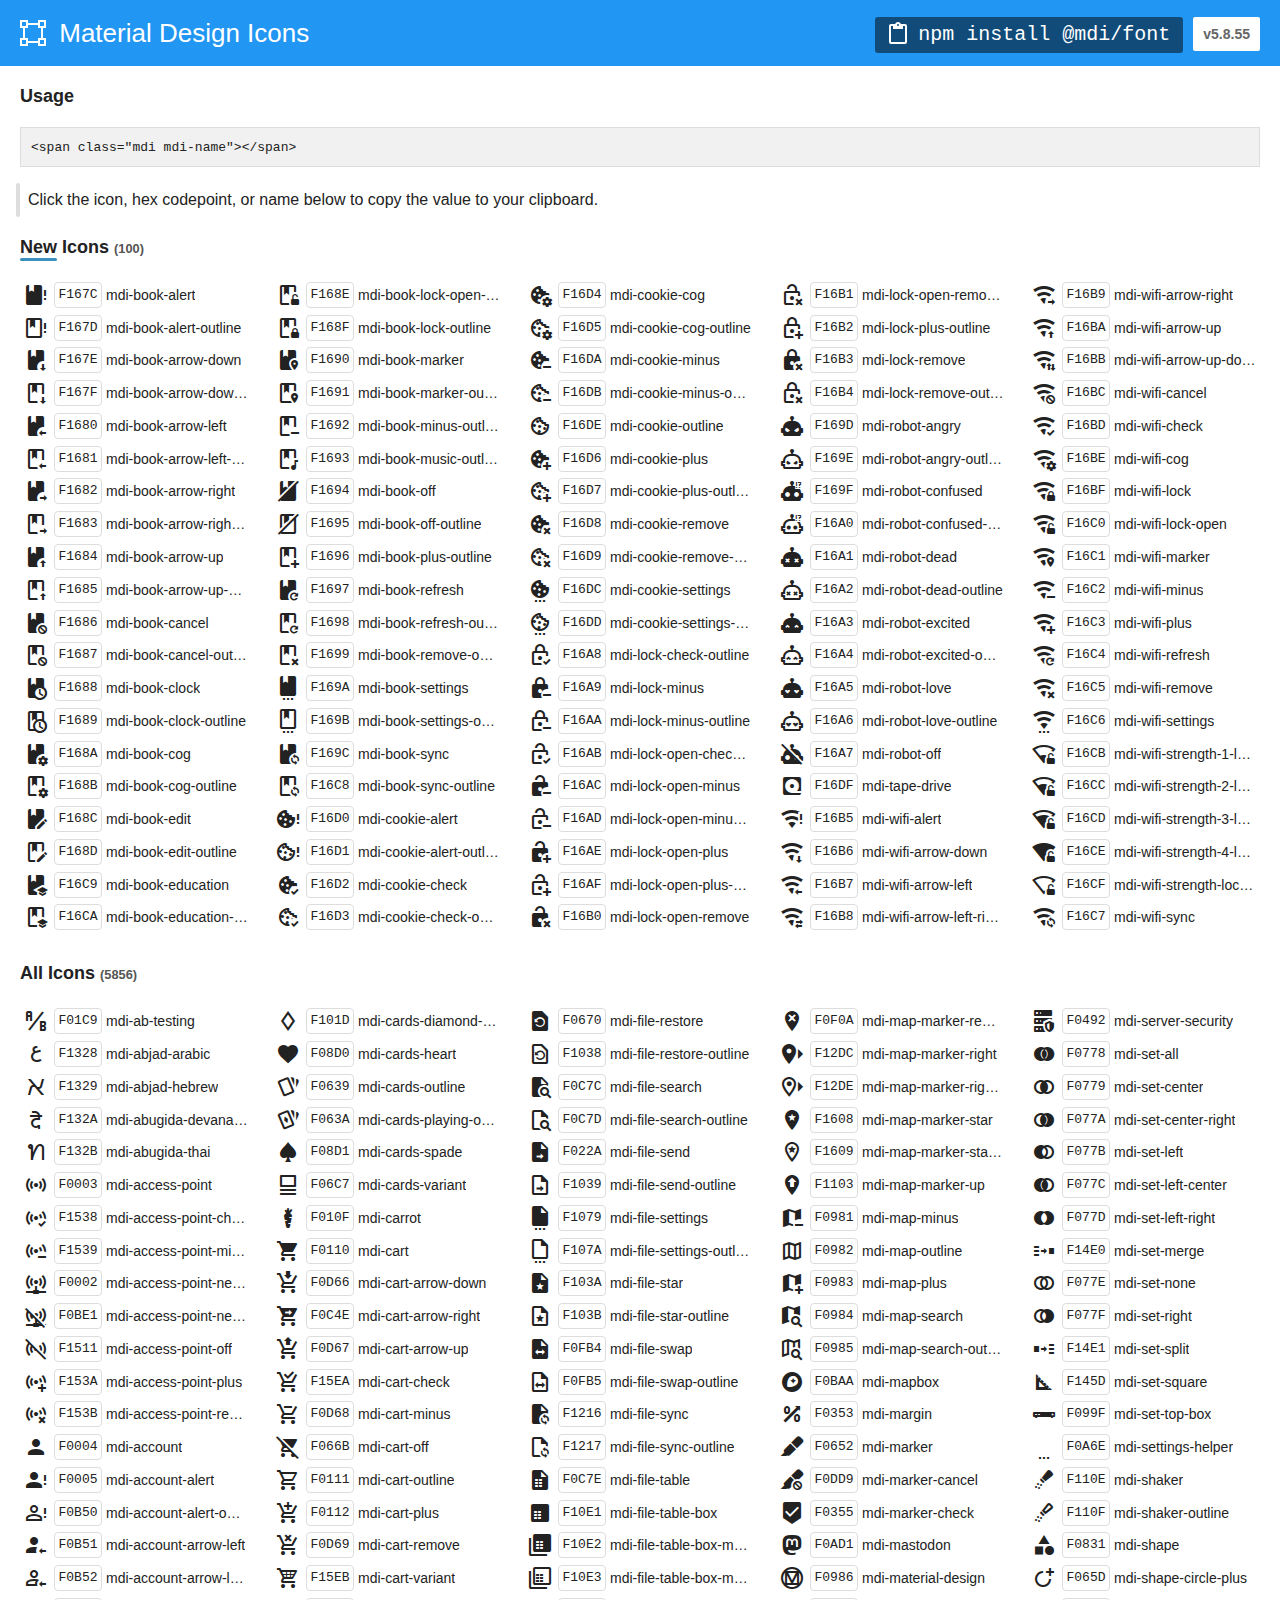
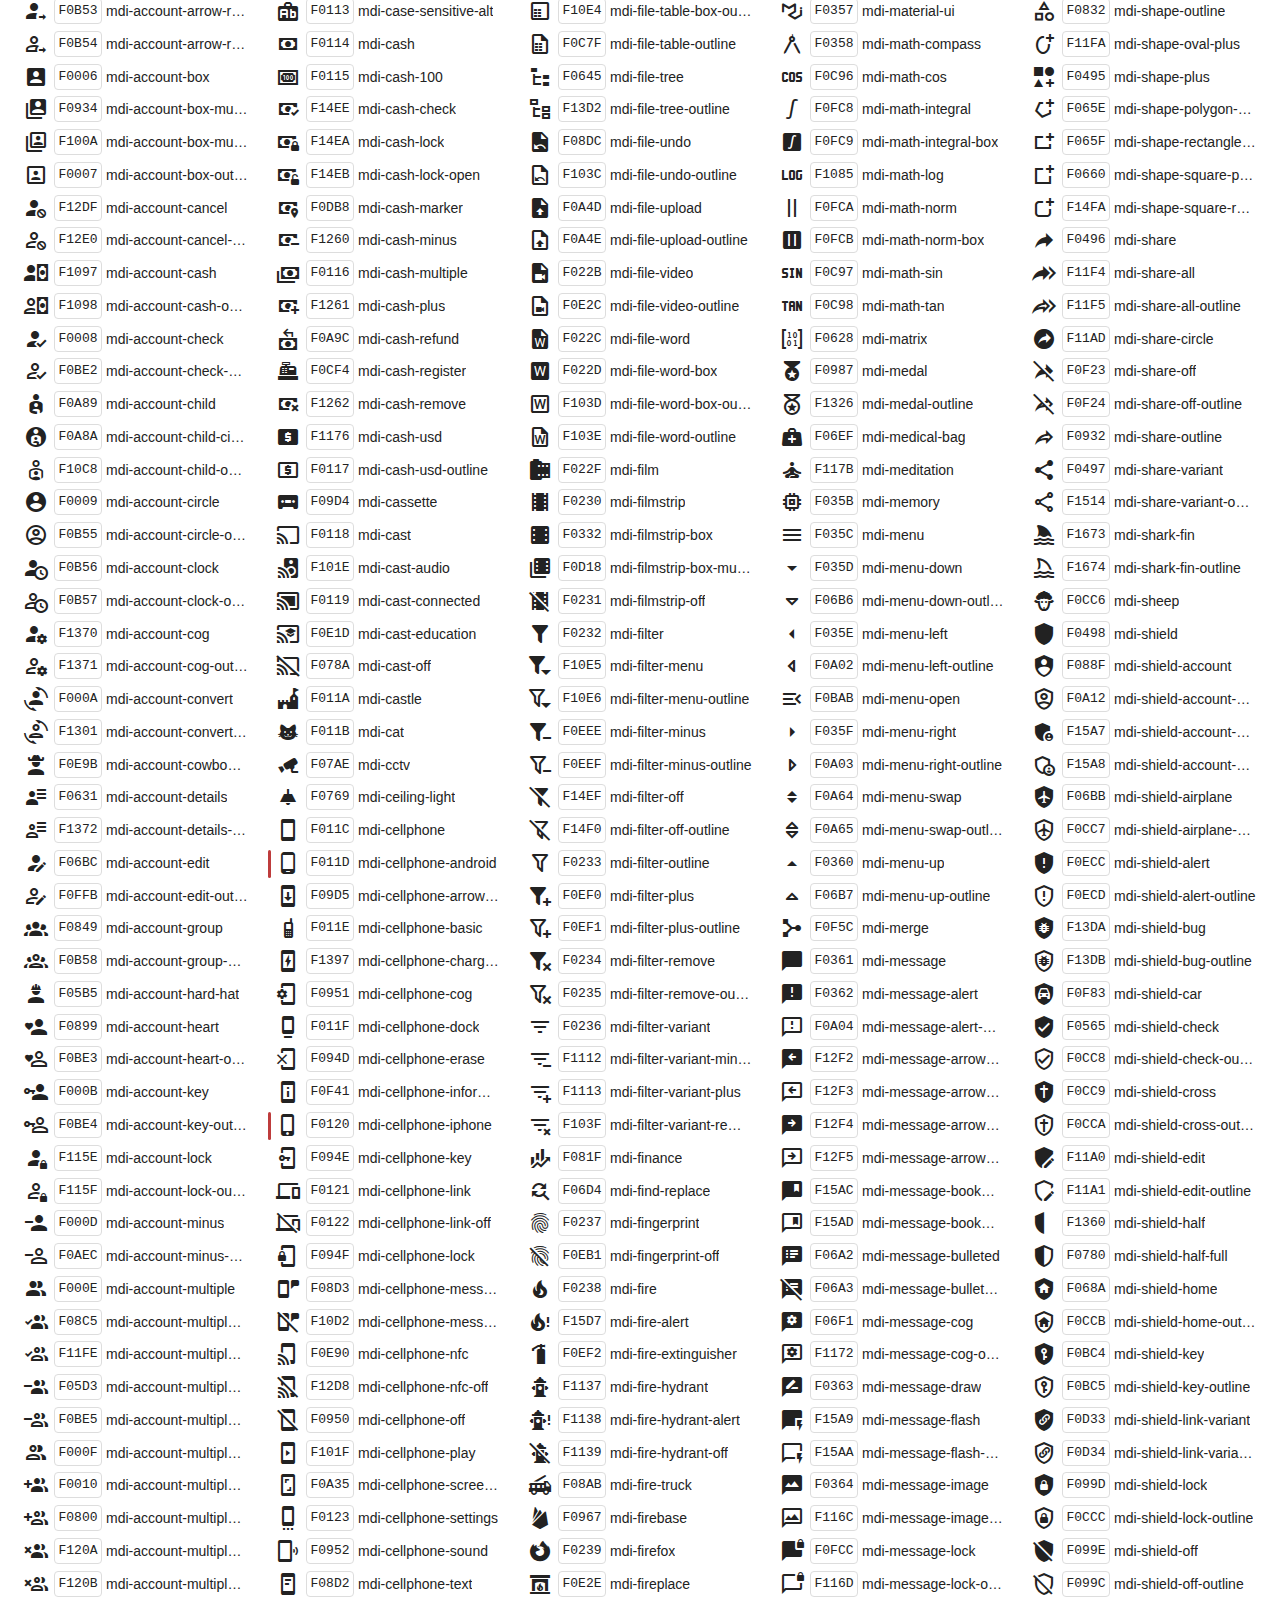
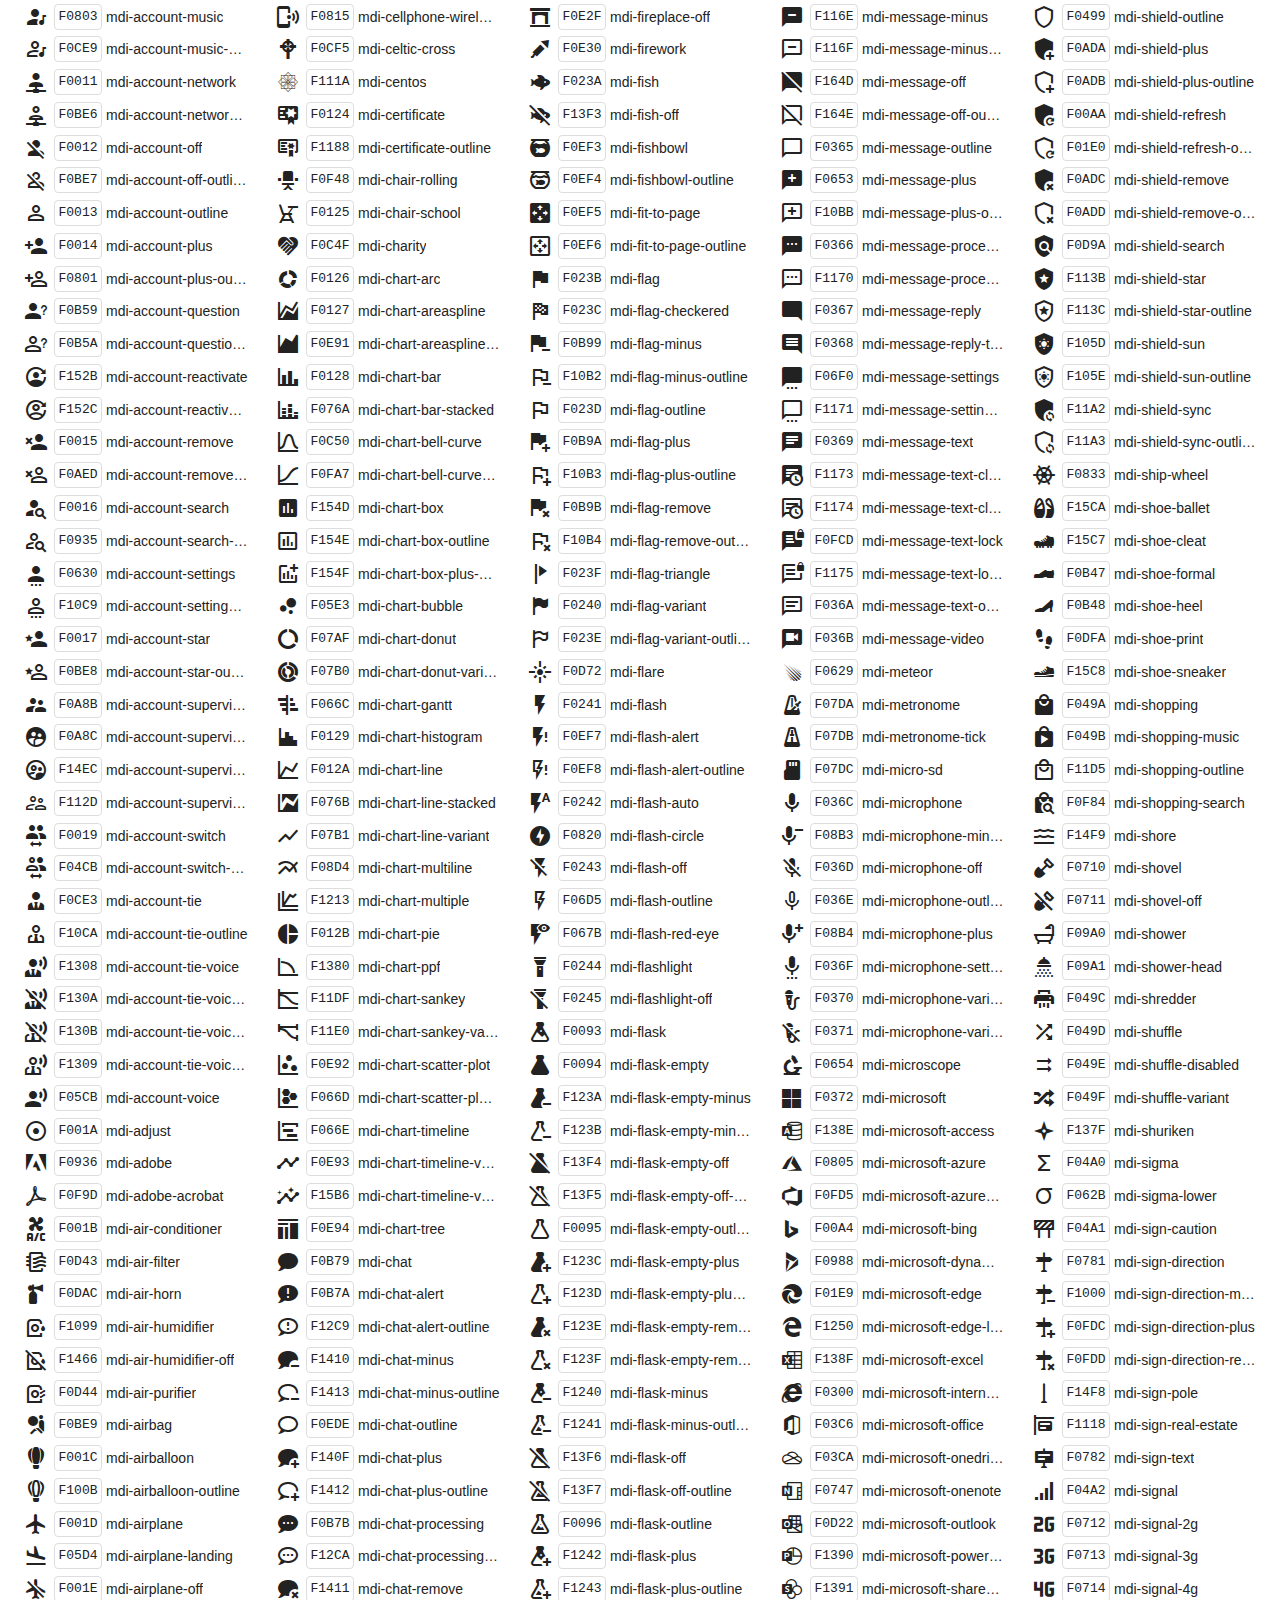
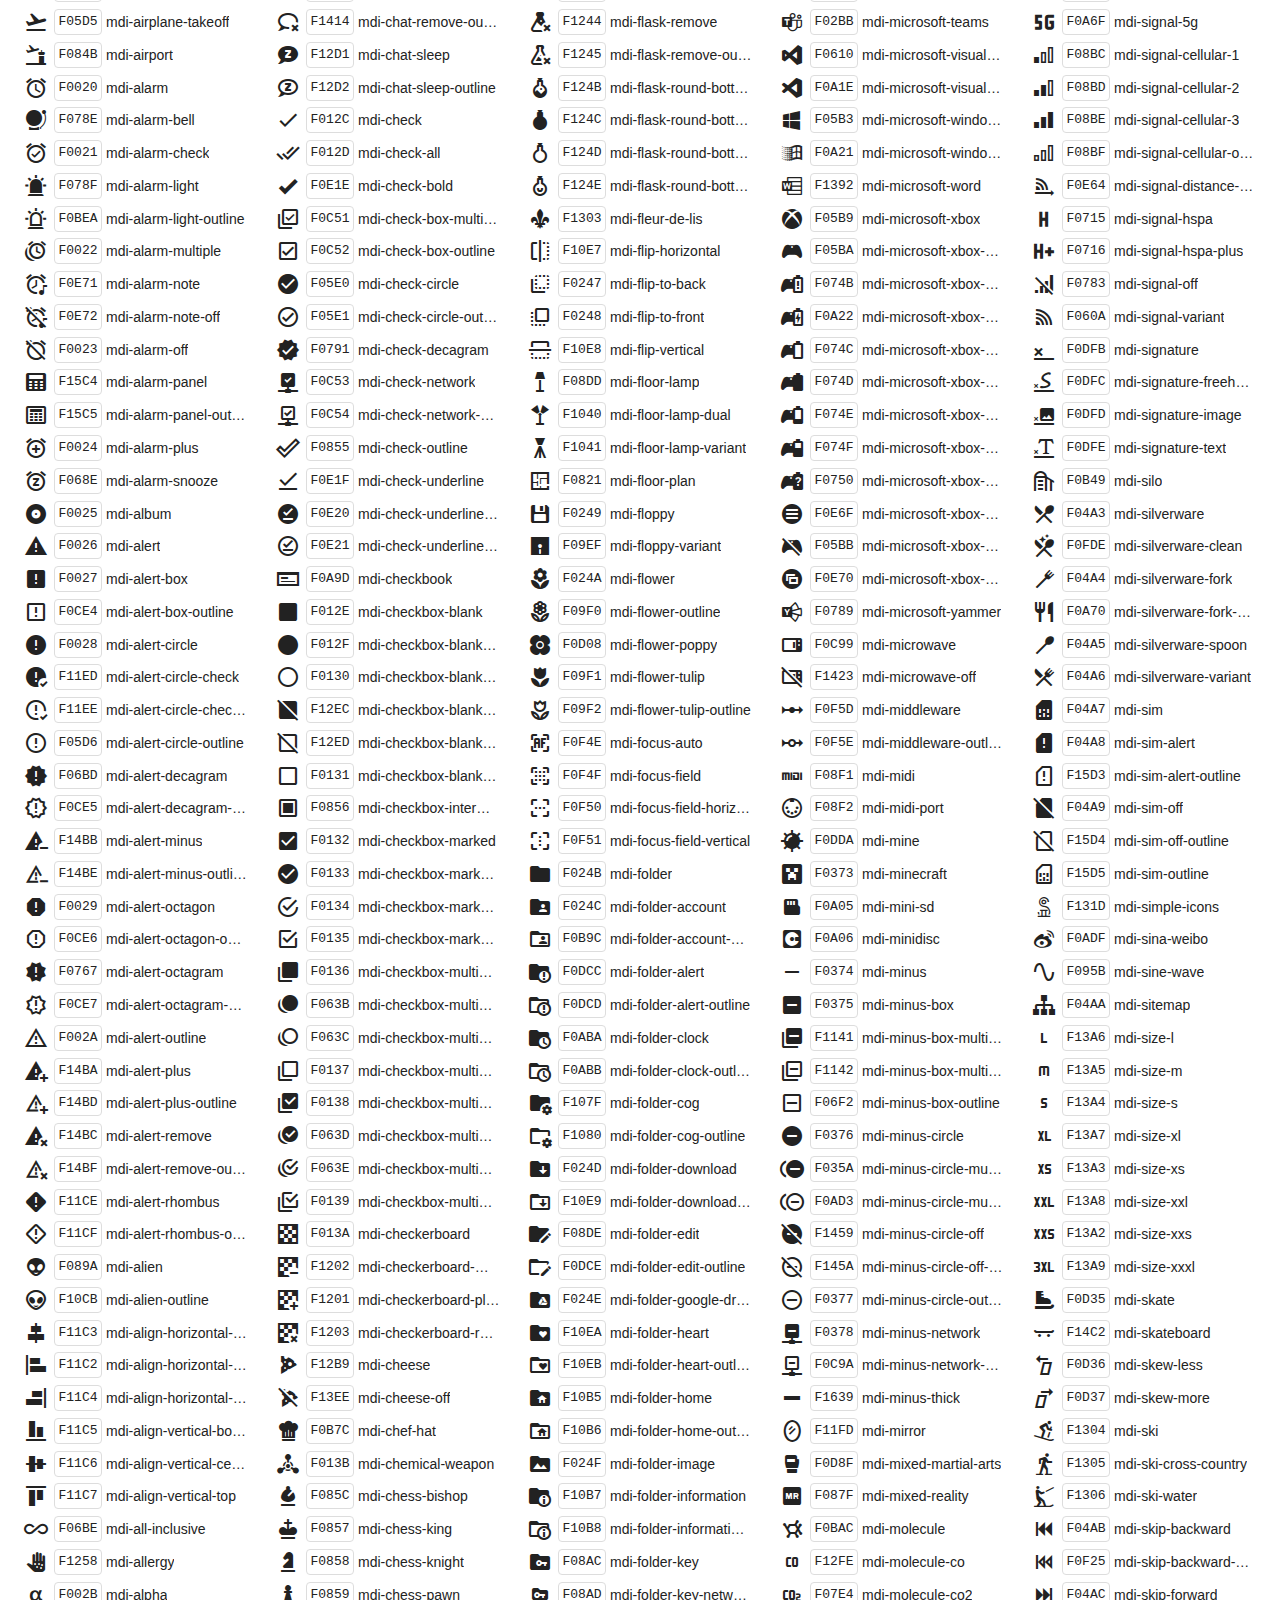
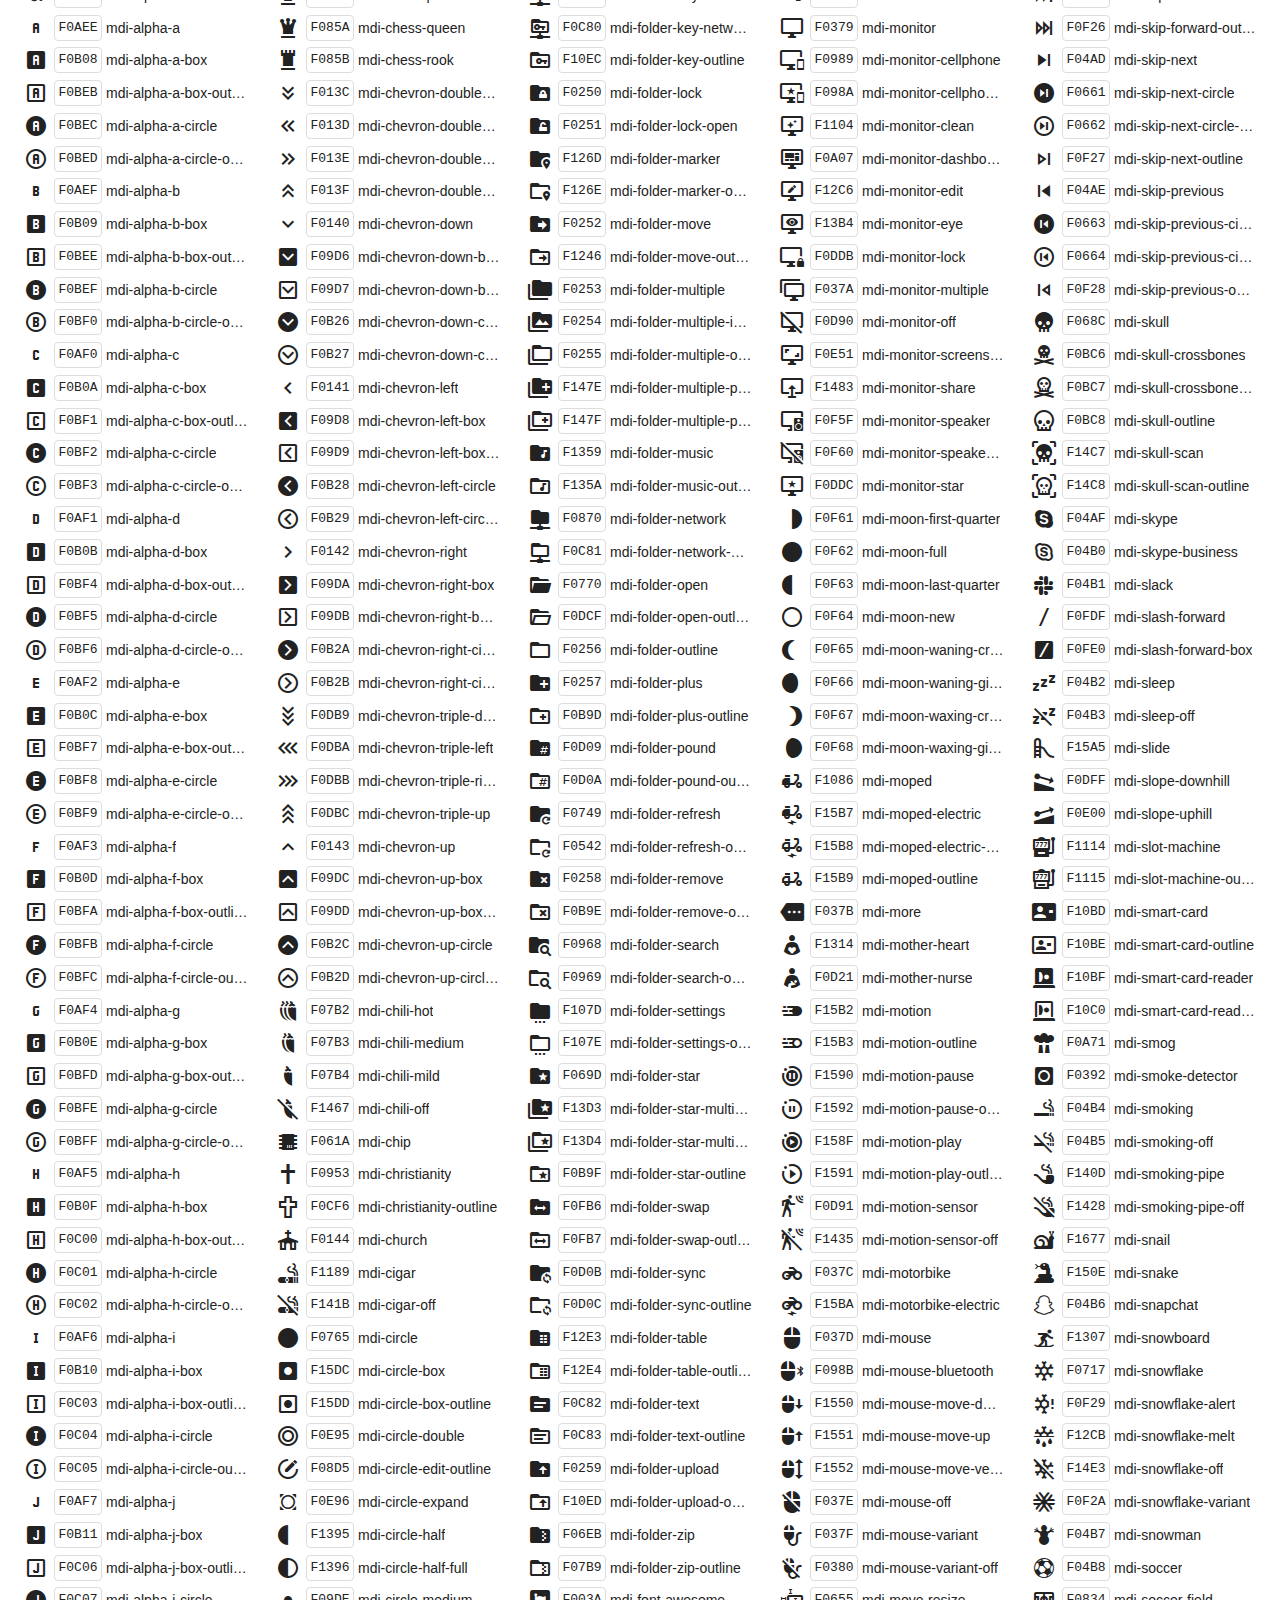
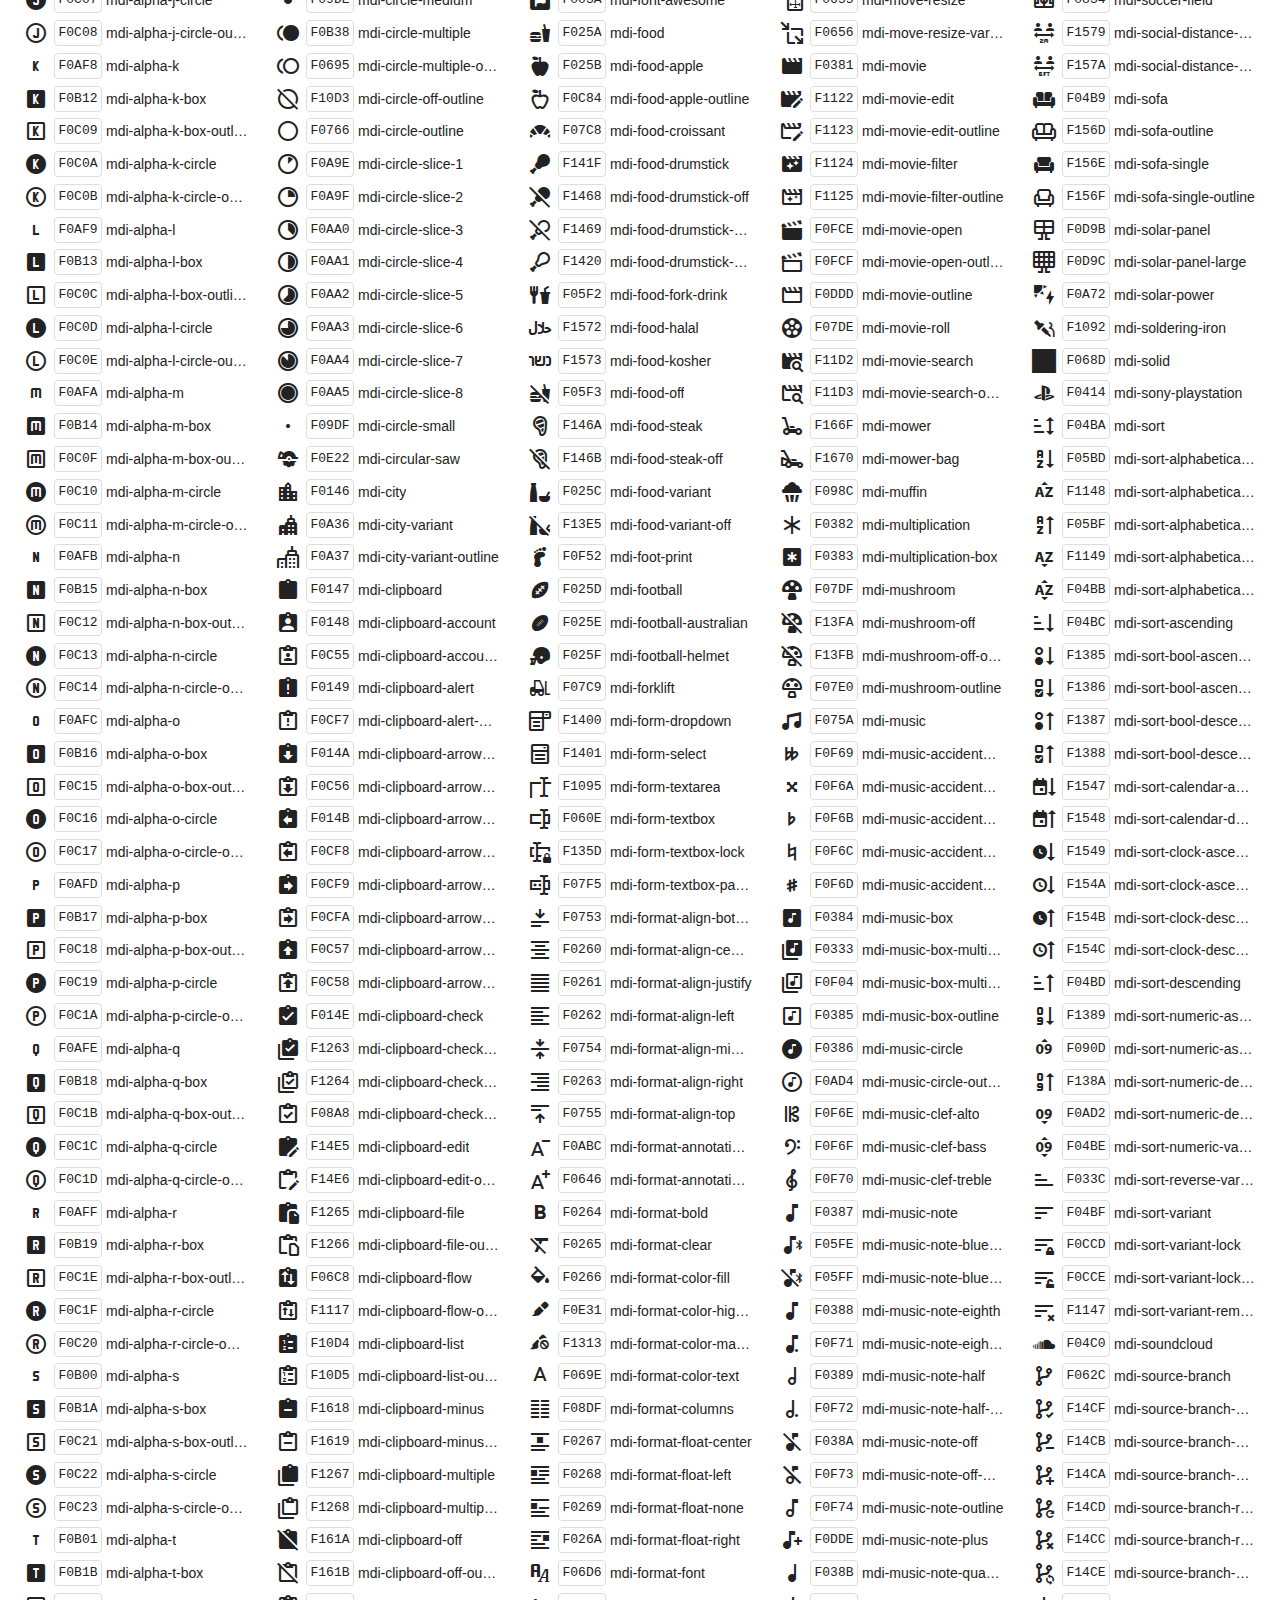
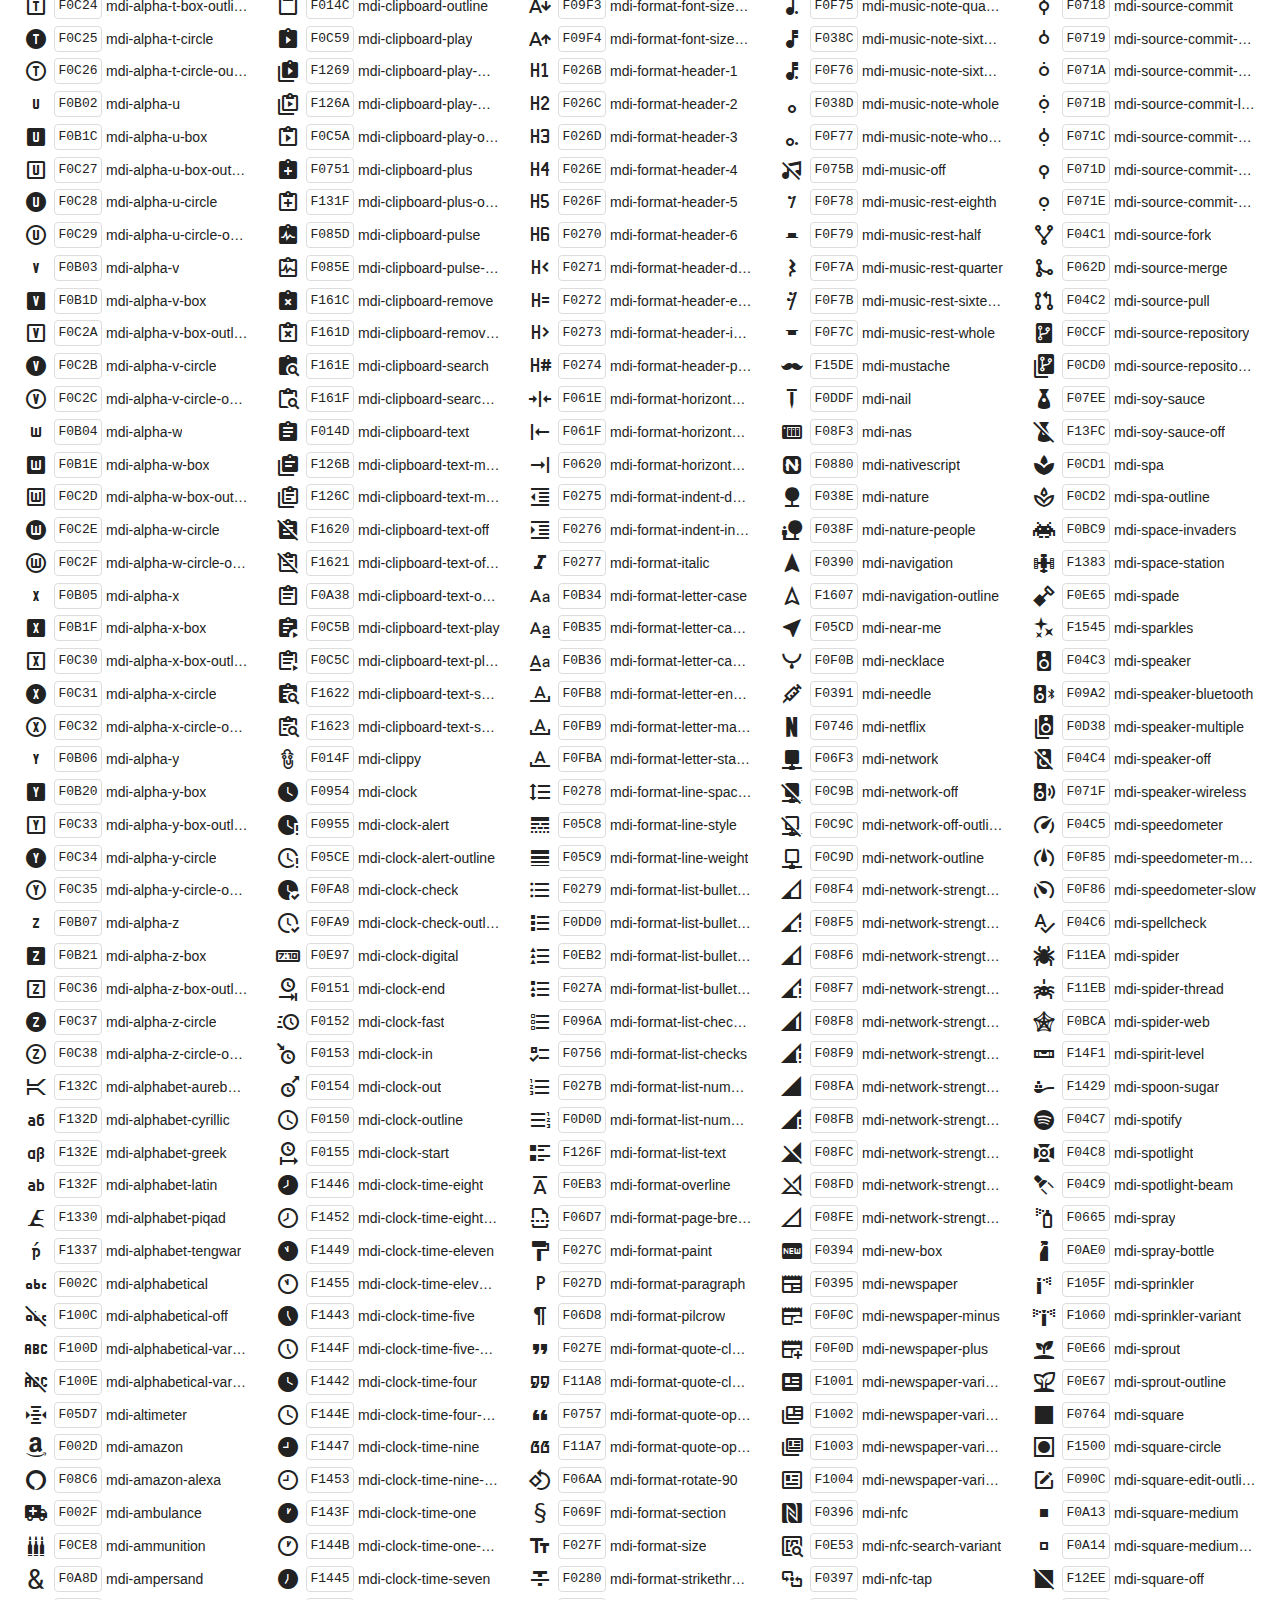
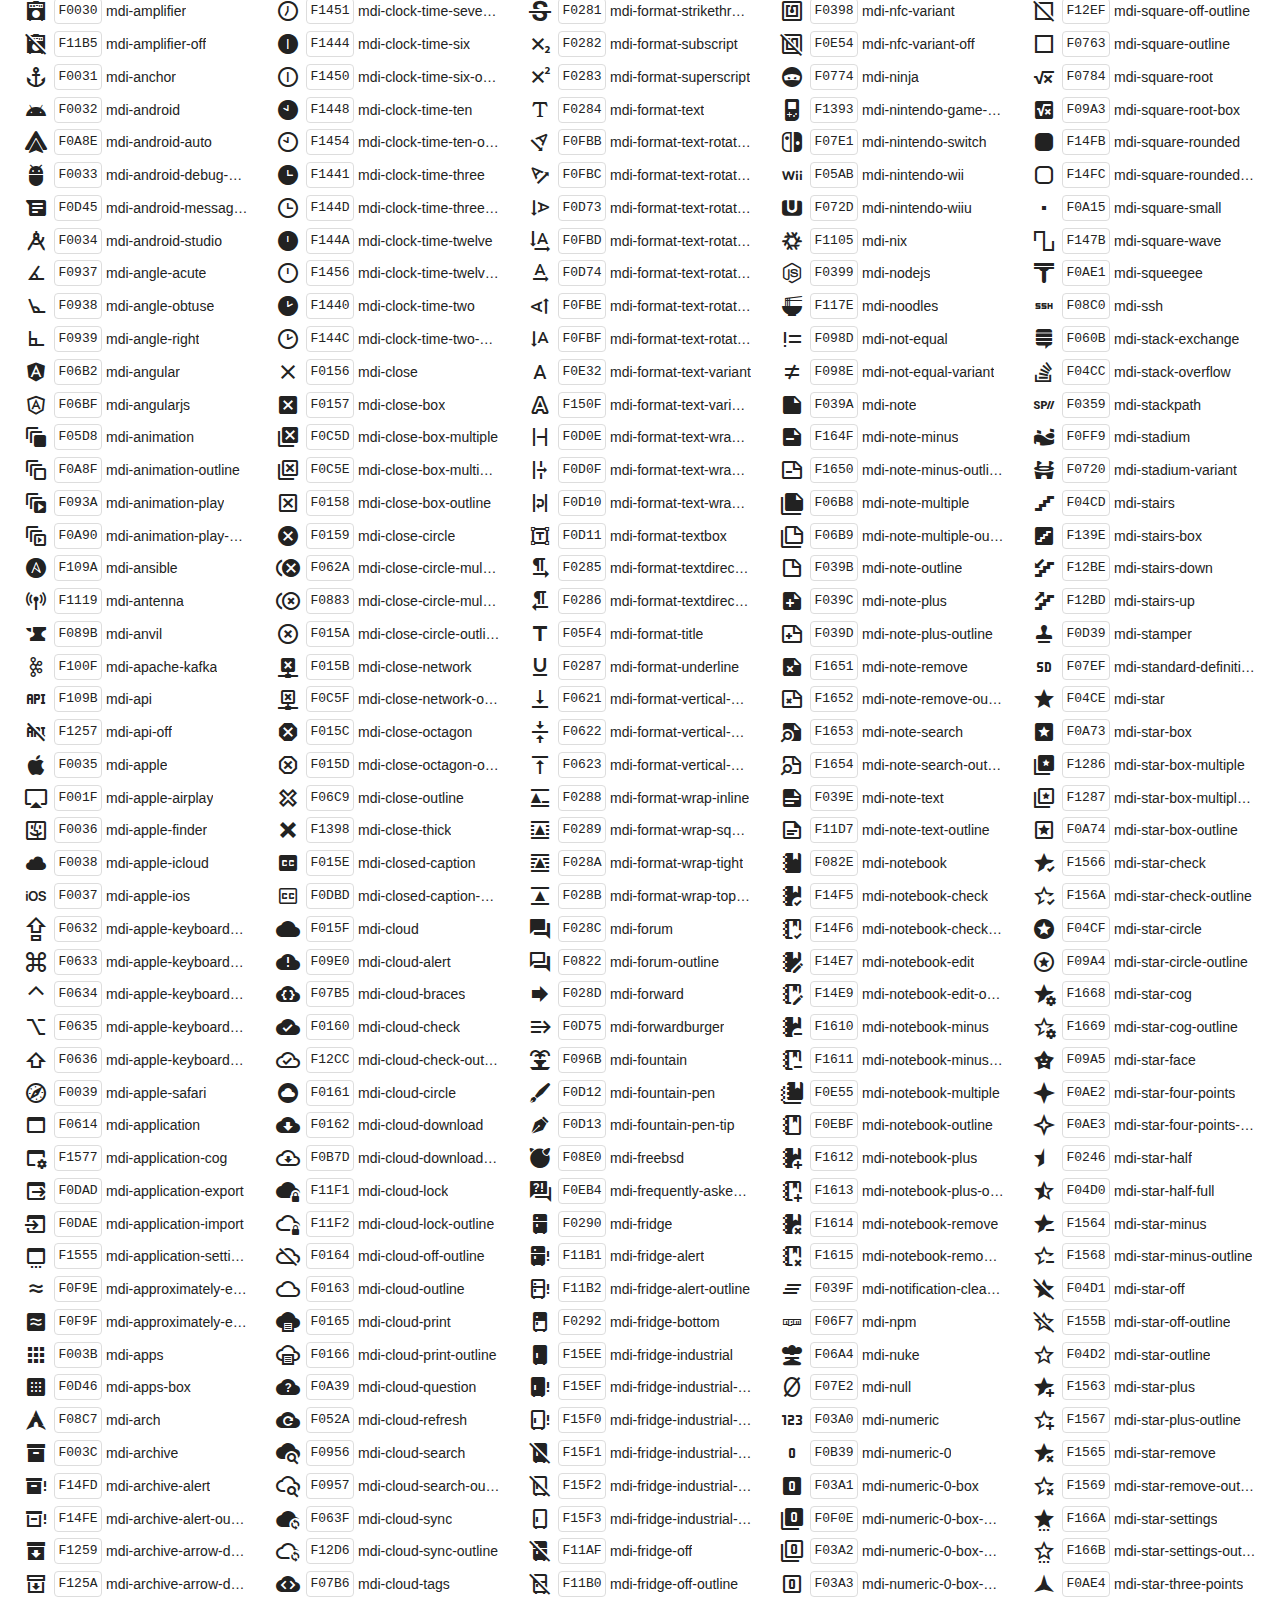
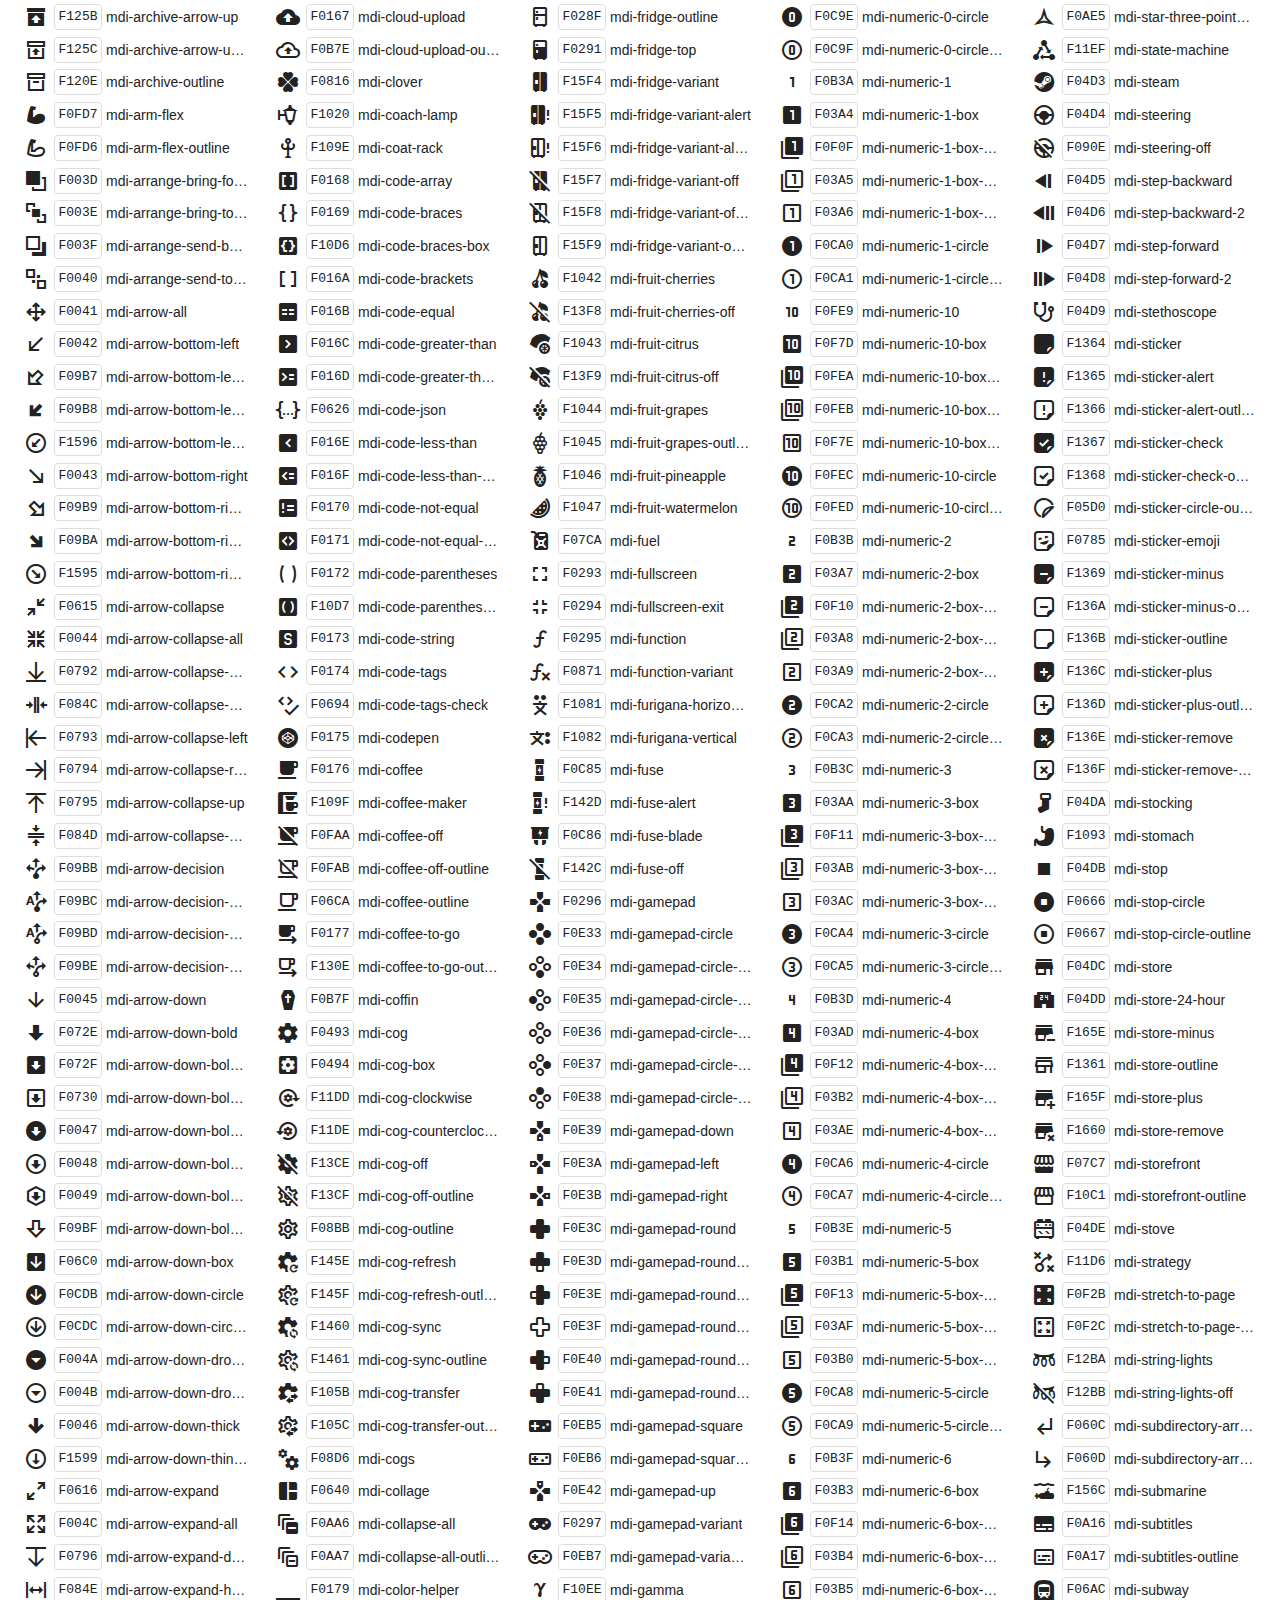
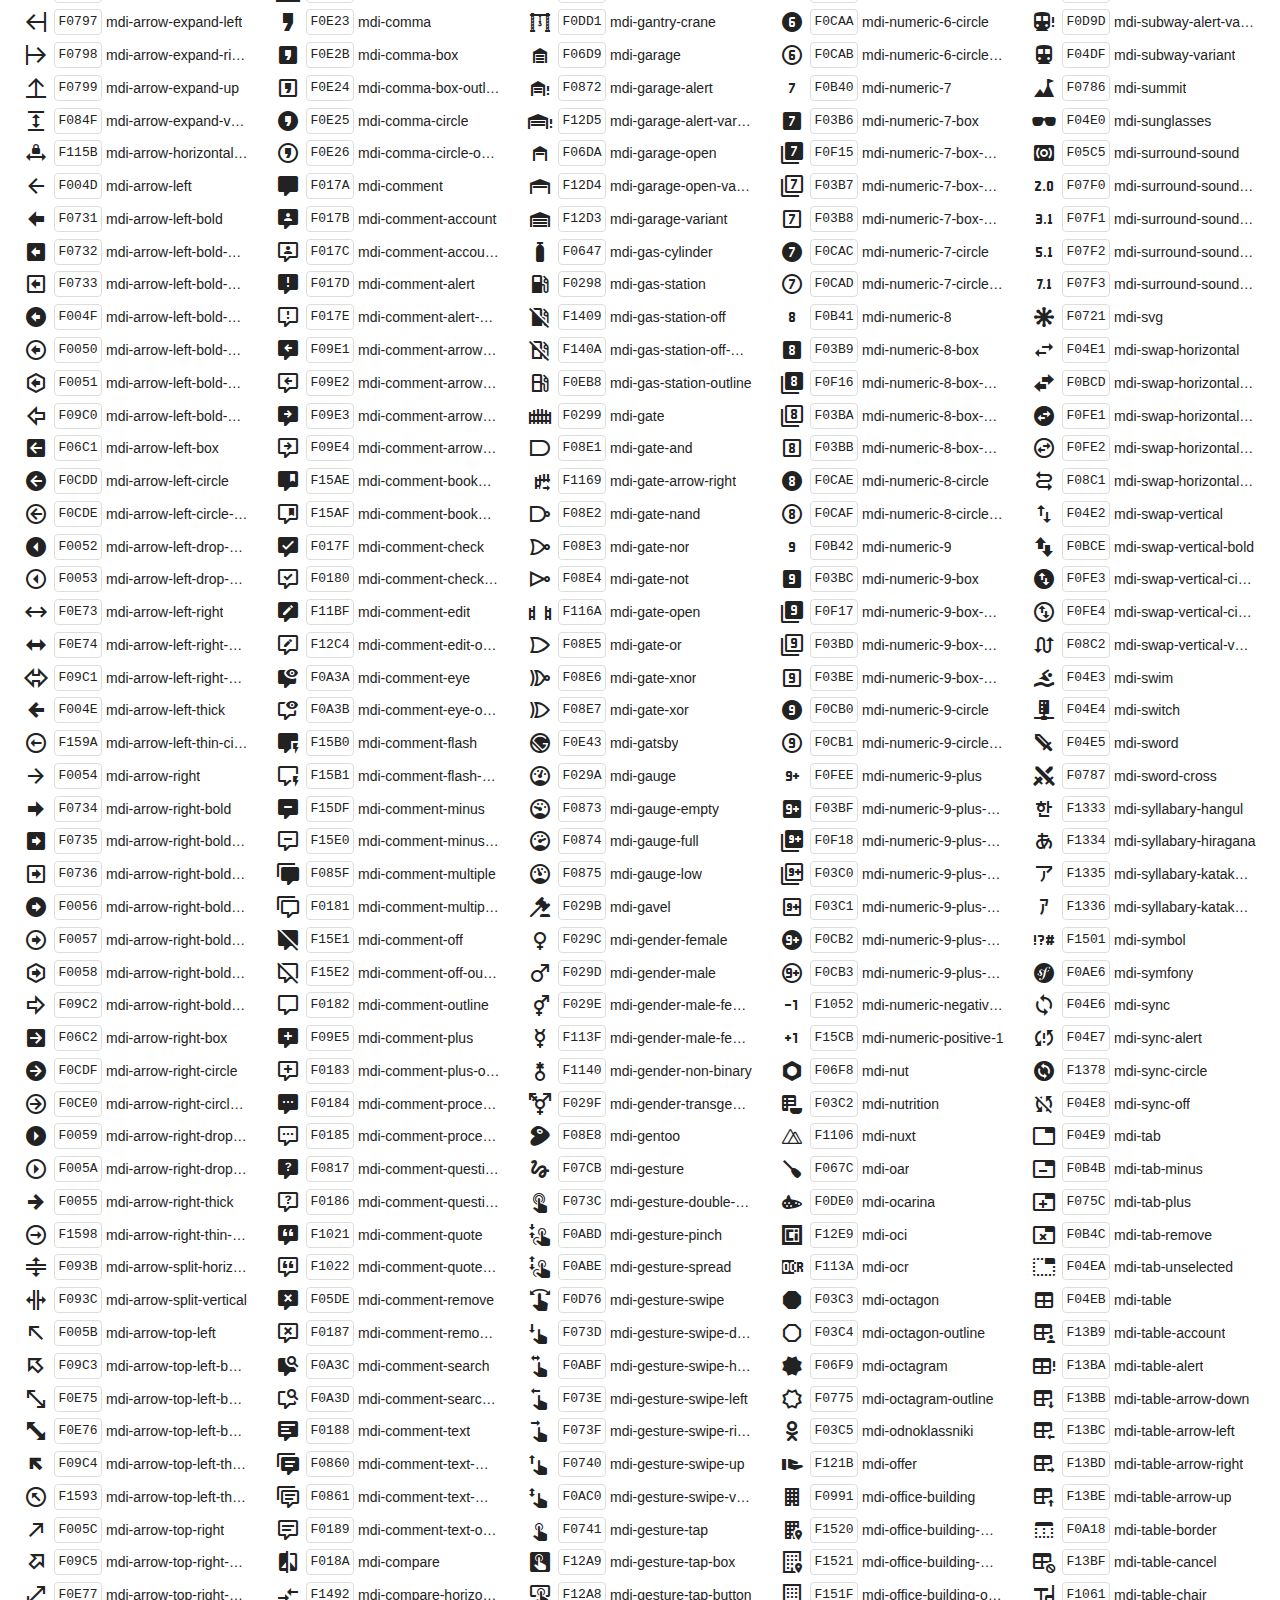
<file: src/template/vendor/icons/preview.html>
﻿<!doctype html>
<html lang="en">

<head>
    <meta charset="utf-8" />
    <meta name="google" content="notranslate">
    <title>Material Design Icons</title>
    <style>
        * {
            margin: 0;
            padding: 0;
        }

        body {
            margin: 0;
            padding: 0;
            background: #fff;
            color: #222;
        }

        h1,
        h2,
        h3,
        p,
        div,
        blockquote,
        footer {
            font-family: "Helvetica Neue", Arial, sans-serif;
        }

        h1 {
            padding: 20px 20px 16px 20px;
            font-size: 26px;
            line-height: 26px;
            font-weight: normal;
            color: #FFF;
            background-color: #2196F3;
        }

        h1 svg {
            vertical-align: middle;
            width: 26px;
            height: 26px;
            margin: 0 6px 4px 0;
        }

        h1 svg path {
            fill: #FFF;
        }

        h1 .version {
            font-size: 14px;
            background: #FFF;
            padding: 4px 10px;
            float: right;
            border-radius: 2px;
            margin: -3px 0 0 0;
            color: #666;
            font-weight: bold;
        }

        h1 .version::before {
            content: 'v';
        }

        h1 code {
            font-size: 20px;
            background: rgba(0, 0, 0, 0.5);
            padding: 4px 12px;
            border-radius: 3px;
            float: right;
            margin: -3px 10px 0 0;
            border: 1px solid transparent;
            cursor: pointer;
        }

        h1 code:hover {
            border: 1px solid #FFF;
        }

        h1 code svg {
            width: 24px;
            height: 24px;
            margin: -1px -4px 0 -2px
        }

        h2 {
            font-size: 18px;
            padding: 20px;
        }

        h2 small {
            color: #555;
            font-size: 0.8rem;
        }

        h2 small::before {
            content: '(';
        }

        h2 small::after {
            content: ')';
        }

        h2 span {
            position: relative;
        }

        h2.newicons span::before {
            position: absolute;
            content: ' ';
            width: 100%;
            height: 0.2rem;
            bottom: -0.25rem;
            background: #3C90BE;
            border-radius: 0.1rem;
        }

        h2.deprecatedicons span::before {
            position: absolute;
            content: ' ';
            width: 100%;
            height: 0.2rem;
            bottom: -0.25rem;
            background: #BE3C3C;
            border-radius: 0.1rem;
        }

        h3 {
            font-size: 14px;
            padding: 10px 20px 0 20px;
            font-weight: bold;
        }

        p {
            padding: 10px 20px;
        }

        p code {
            display: inline-block;
            vertical-align: middle;
            background: #F1F1F1;
            padding: 3px 5px;
            border-radius: 3px;
            border: 1px solid #DDD;
        }

        p i.mdi {
            vertical-align: middle;
            border-radius: 4px;
            display: inline-block;
        }

        p i.mdi.dark-demo {
            background: #333;
        }

        p.note {
            color: #999;
            font-size: 14px;
            padding: 0 20px 5px 20px;
        }

        p.deprecated {
            margin: -0.5rem 0 0.25rem 0;
        }

        p.extras {
            margin-top: -0.5rem;
        }

        div.icons {
            padding: 0 20px 10px 20px;
            -webkit-column-count: 5;
            -moz-column-count: 5;
            column-count: 5;
            -webkit-column-gap: 20px;
            -moz-column-gap: 20px;
            column-gap: 20px;
        }

        div.icons div {
            line-height: 2em;
        }

        div.icons div span {
            cursor: pointer;
            font-size: 14px;
            text-overflow: ellipsis;
            display: inline-block;
            max-width: calc(100% - 90px);
            overflow: hidden;
            vertical-align: middle;
            white-space: nowrap;
        }

        div.icons div code:hover,
        div.icons div span:hover,
        div.icons div i:hover {
            color: #3c90be;
        }

        div.icons div code:hover {
            border-color: #3c90be;
        }

        div.icons div code {
            border: 1px solid #DDD;
            width: 46px;
            margin-left: 2px;
            margin-right: 4px;
            border-radius: 4px;
            display: inline-block;
            vertical-align: middle;
            text-align: center;
            line-height: 24px;
            cursor: pointer;
        }

        div.icons div i {
            display: inline-block;
            width: 32px;
            height: 24px;
            text-align: center;
            vertical-align: middle;
            cursor: pointer;
            line-height: 24px;
        }

        div.icons .mdi::before {
            font-size: 24px;
        }

        div.icons div.new::before {
            content: ' ';
            width: 0.2rem;
            height: 1.75rem;
            position: absolute;
            margin-top: 0.25rem;
            margin-left: -0.25rem;
            background: #3C90BE;
            border-radius: 0.1rem;
        }

        div.icons div.deprecated::before {
            content: ' ';
            width: 0.2rem;
            height: 1.75rem;
            position: absolute;
            margin-top: 0.25rem;
            margin-left: -0.25rem;
            background: #BE3C3C;
            border-radius: 0.1rem;
        }

        pre {
            margin: 0 20px;
            font-family: Consolas, monospace;
            padding: 10px;
            border: 1px solid #DDD;
            background: #F1F1F1;
        }

        blockquote {
            position: relative;
            margin: 1rem 1rem 0 1rem;
            padding: 0.5rem 0.5rem 0.5rem 0.75rem;
        }

        blockquote.note::before {
            content: ' ';
            width: 0.25rem;
            height: 100%;
            background: #DDD;
            position: absolute;
            border-radius: 0.25rem;
            top: 0;
            left: 0;
        }

        blockquote.deprecated::before {
            content: ' ';
            width: 0.25rem;
            height: 100%;
            background: #BE3C3C;
            position: absolute;
            border-radius: 0.25rem;
            top: 0;
            left: 0;
        }

        div.copied {
            position: fixed;
            top: 100px;
            left: 50%;
            width: 200px;
            text-align: center;
            color: #3c763d;
            background-color: #dff0d8;
            border: 1px solid #d6e9c6;
            padding: 10px 15px;
            border-radius: 4px;
            margin-left: -100px;
            box-shadow: 0 0 10px rgba(0, 0, 0, 0.2);
        }

        div.examples {
            display: flex;
            flex-wrap: wrap;
            margin: 0.5rem 1.25rem;
        }

        div.examples > div {
            display: flex;
            margin-right: 0.5rem;
            margin-bottom: 0.5rem;
        }

        div.examples > div > div:first-child {
            display: flex;
            padding: 0.5rem;
            border-radius: 0.25rem;
            box-shadow: 0 0 0.25rem rgba(0, 0, 0, 0.4);
            background: #FFF;
            z-index: 1;
            align-items: center;
            justify-content: center;
        }

        div.examples > div > div:first-child + div {
            display: flex;
            margin-left: -0.25rem;
            padding: 0.5rem 0.75rem 0.5rem 1rem;
            background: #222;
            border-radius: 0 0.25rem 0.25rem 0;
        }

        div.examples > div > div:first-child + div > code {
            color: #FFF;
            align-self: center;
        }

        div.examples > div > div.dark:first-child {
            background: #444;
        }

        div.examples i {
            display: flex;
        }

        div.examples-size > div > div:first-child {
            min-width: 3rem;
        }

        footer {
            display: flex;
            padding: 20px;
            color: #666;
            border-top: 1px solid #DDD;
            background: #F1F1F1;
        }

        footer > div:first-child {
            flex: 1;
        }

        footer > div:last-child {
            text-align: right;
        }

        footer a {
            color: #e91e63;
            text-decoration: none;
        }

        footer a:hover {
            text-decoration: underline;
        }
    </style>
    <link href="css/materialdesignicons.min.css" media="all" rel="stylesheet" type="text/css" />
</head>

<body>
    <h1>
        <svg>
            <path d="M0,0H8V3H18V0H26V8H23V18H26V26H18V23H8V21H18V18H21V8H18V5H8V8H5V18H8V26H0V18H3V8H0V0M2,2V6H6V2H2M2,20V24H6V20H2M20,2V6H24V2H20M20,20V24H24V20H20Z"></path>
        </svg>
        Material Design Icons
        <span class="version">5.8.55</span>
        <code id="npm" title="Copy to Clipboard">
            <svg viewBox="0 0 24 24">
                <path d="M19,20H5V4H7V7H17V4H19M12,2A1,1 0 0,1 13,3A1,1 0 0,1 12,4A1,1 0 0,1 11,3A1,1 0 0,1 12,2M19,2H14.82C14.4,0.84 13.3,0 12,0C10.7,0 9.6,0.84 9.18,2H5A2,2 0 0,0 3,4V20A2,2 0 0,0 5,22H19A2,2 0 0,0 21,20V4A2,2 0 0,0 19,2Z" />
            </svg>
            npm install @mdi/font
        </code>
    </h1>

    <h2 class="usage">Usage</h2>
    <pre><code>&lt;span class=&quot;mdi mdi-<span id="name">name</span>&quot;&gt;&lt;/span&gt;</code></pre>

    <blockquote class="note">
        Click the icon, hex codepoint, or name below to copy the value to your clipboard.
    </blockquote>

    <h2 class="newicons"><span>New</span> Icons <small id="newIconsCount">-</small></h2>
    <div class="icons" id="newIcons"></div>

    <h2 class="icons">All Icons <small id="iconsCount">-</small></h2>
    <div class="icons" id="icons"></div>

    <h2 class="deprecatedicons"><span>Deprecated</span> Icons <small id="deprecatedIconsCount">-</small></h2>
    <p class="deprecated" id="deprecated">
        Deprecated icons will be removed in a future major release.
    </p>
    <div class="icons" id="deprecatedIcons"></div>

    <h2 class="extras">Extras</h2>

    <p class="extras">The helper CSS classes are listed below.</p>

    <section>
        <h3>Size</h3>

        <div class="examples examples-size">
            <div>
                <div>
                    <i class="mdi mdi-18px mdi-account"></i>
                </div>
                <div>
                    <code>mdi-18px</code>
                </div>
            </div>
            <div>
                <div>
                    <i class="mdi mdi-24px mdi-account"></i>
                </div>
                <div>
                    <code>mdi-24px</code>
                </div>
            </div>
            <div>
                <div>
                    <i class="mdi mdi-36px mdi-account"></i>
                </div>
                <div>
                    <code>mdi-36px</code>
                </div>
            </div>
            <div>
                <div>
                    <i class="mdi mdi-48px mdi-account"></i>
                </div>
                <div>
                    <code>mdi-48px</code>
                </div>
            </div>
        </div>
    </section>

    <h3>Rotate</h3>

    <div class="examples">
        <div>
            <div>
                <i class="mdi mdi-36px mdi-account"></i>
            </div>
        </div>
        <div>
            <div>
                <i class="mdi mdi-36px mdi-rotate-45 mdi-account"></i>
            </div>
            <div>
                <code>mdi-rotate-45</code> 
            </div>
        </div>
        <div>
            <div>
                <i class="mdi mdi-36px mdi-rotate-90 mdi-account"></i>
            </div>
            <div>
                <code>mdi-rotate-90</code>
            </div>
        </div>
        <div>
            <div>
                <i class="mdi mdi-36px mdi-rotate-135 mdi-account"></i>
            </div>
            <div>
                <code>mdi-rotate-135</code>
            </div>
        </div>
        <div>
            <div>
                <i class="mdi mdi-36px mdi-rotate-180 mdi-account"></i>
            </div>
            <div>
                <code>mdi-rotate-180</code>
            </div>
        </div>
        <div>
            <div>
                <i class="mdi mdi-36px mdi-rotate-225 mdi-account"></i>
            </div>
            <div>
                <code>mdi-rotate-225</code>
            </div>
        </div>
        <div>
            <div>
                <i class="mdi mdi-36px mdi-rotate-270 mdi-account"></i>
            </div>
            <div>
                <code>mdi-rotate-270</code>
            </div>
        </div>
        <div>
            <div>
                <i class="mdi mdi-36px mdi-rotate-315 mdi-account"></i>
            </div>
            <div>
                <code>mdi-rotate-315</code> 
            </div>
        </div>
    </div>

    <h3>Flip</h3>

    <div class="examples">
        <div>
            <div>
                <i class="mdi mdi-36px mdi-account-alert"></i>
            </div>
        </div>
        <div>
            <div>
                <i class="mdi mdi-36px mdi-flip-h mdi-account-alert"></i>
            </div>
            <div>
                <code>mdi-flip-h</code> 
            </div>
        </div>
        <div>
            <div>
                <i class="mdi mdi-36px mdi-flip-v mdi-account-alert"></i>
            </div>
            <div>
                <code>mdi-flip-v</code> 
            </div>
        </div>
    </div>

    <p class="note"><strong>Note:</strong> We do not include the ability to use <code>mdi-flip-*</code> and
        <code>mdi-rotate-*</code> at the same time.</p>

    <h3>Spin</h3>

    <div class="examples">
        <div>
            <div>
                <i class="mdi mdi-36px mdi-spin mdi-loading"></i>
            </div>
            <div>
                <code>mdi-spin</code>
            </div>
        </div>
        <div>
            <div>
                <i class="mdi mdi-36px mdi-spin mdi-star"></i>
            </div>
            <div>
                <code>mdi-spin</code>
            </div>
        </div>
    </div>

    <h3>Color</h3>

    <div class="examples">
        <div>
            <div class="dark">
                <i class="mdi mdi-36px mdi-light mdi-account dark-demo"></i>
            </div>
            <div>
                <code>mdi-light</code>
            </div>
        </div>
        <div>
            <div class="dark">
                <i class="mdi mdi-36px mdi-light mdi-inactive mdi-account dark-demo"></i>
            </div>
            <div>
                <code>mdi-light mdi-inactive</code>
            </div>
        </div>
        <div>
            <div>
                <i class="mdi mdi-36px mdi-dark mdi-account"></i>
            </div>
            <div>
                <code>mdi-dark</code>
            </div>
        </div>
        <div>
            <div>
                <i class="mdi mdi-36px mdi-dark mdi-inactive mdi-account"></i>
            </div>
            <div>
                <code>mdi-dark mdi-inactive</code> 
            </div>
        </div>
    </div>

    <footer>
        <div>
            Generated with <a href="https://npmjs.com/package/@mdi/font-build">@mdi/font-build</a>
            by <a href="http://MaterialDesignIcons.com/">MaterialDesignIcons.com</a>.
        </div>
        <div>
            <a href="https://www.npmjs.com/org/mdi" target="_blank">NPM @mdi Organization</a>
        </div>
    </footer>

    <script type="text/javascript">
        function isNew(icon) {
            return icon.version === '5.8.55';
        }
        function isDeprecated(icon) {
            return typeof icon.deprecated == 'undefined'
                ? false
                : icon.deprecated;
        }
        function copyText(text) {
            var copyFrom = document.createElement('textarea');
            copyFrom.setAttribute("style", "position:fixed;opacity:0;top:100px;left:100px;");
            copyFrom.value = text;
            document.body.appendChild(copyFrom);
            copyFrom.select();
            document.execCommand('copy');
            var copied = document.createElement('div');
            copied.setAttribute('class', 'copied');
            copied.appendChild(document.createTextNode('Copied to Clipboard'));
            document.body.appendChild(copied);
            setTimeout(function () {
                document.body.removeChild(copyFrom);
                document.body.removeChild(copied);
            }, 1500);
        };
        function getIconItem(icon, isNewIcon, isDeprecatedIcon) {
            var div = document.createElement('div'),
                i = document.createElement('i');
            i.className = 'mdi mdi-' + icon.name;
            div.appendChild(i);
            var code = document.createElement('code');
            code.appendChild(document.createTextNode(icon.hex));
            div.appendChild(code);
            var span = document.createElement('span');
            span.appendChild(document.createTextNode('mdi-' + icon.name));
            div.appendChild(span);
            span.onclick = function () {
                document.getElementById('name').innerHTML = icon.name;
            };
            i.onmouseup = function () {
                copyText(String.fromCodePoint(parseInt(icon.hex, 16)));
            };
            code.onmouseup = function () {
                copyText(icon.hex);
            };
            span.onmouseup = function () {
                copyText('mdi-' + icon.name);
            };
            if (isNewIcon) {
                div.className = 'new';
            }
            if (isDeprecatedIcon) {
                div.className = 'deprecated';
            }
            return div;
        }
        (function () {
            var iconsCount = 0;
            var newIconsCount = 0;
            var deprecatedIconsCount = 0;
            var icons = [{name:"ab-testing",hex:"F01C9",version:"4.0.96"},{name:"abjad-arabic",hex:"F1328",version:"4.9.95"},{name:"abjad-hebrew",hex:"F1329",version:"4.9.95"},{name:"abugida-devanagari",hex:"F132A",version:"4.9.95"},{name:"abugida-thai",hex:"F132B",version:"4.9.95"},{name:"access-point",hex:"F0003",version:"1.5.54"},{name:"access-point-check",hex:"F1538",version:"5.4.55"},{name:"access-point-minus",hex:"F1539",version:"5.4.55"},{name:"access-point-network",hex:"F0002",version:"1.5.54"},{name:"access-point-network-off",hex:"F0BE1",version:"3.2.89"},{name:"access-point-off",hex:"F1511",version:"5.4.55"},{name:"access-point-plus",hex:"F153A",version:"5.4.55"},{name:"access-point-remove",hex:"F153B",version:"5.4.55"},{name:"account",hex:"F0004",version:"1.5.54"},{name:"account-alert",hex:"F0005",version:"1.5.54"},{name:"account-alert-outline",hex:"F0B50",version:"3.0.39"},{name:"account-arrow-left",hex:"F0B51",version:"3.0.39"},{name:"account-arrow-left-outline",hex:"F0B52",version:"3.0.39"},{name:"account-arrow-right",hex:"F0B53",version:"3.0.39"},{name:"account-arrow-right-outline",hex:"F0B54",version:"3.0.39"},{name:"account-box",hex:"F0006",version:"1.5.54"},{name:"account-box-multiple",hex:"F0934",version:"2.4.85"},{name:"account-box-multiple-outline",hex:"F100A",version:"4.1.95"},{name:"account-box-outline",hex:"F0007",version:"1.5.54"},{name:"account-cancel",hex:"F12DF",version:"4.8.95"},{name:"account-cancel-outline",hex:"F12E0",version:"4.8.95"},{name:"account-cash",hex:"F1097",version:"4.2.95"},{name:"account-cash-outline",hex:"F1098",version:"4.2.95"},{name:"account-check",hex:"F0008",version:"1.5.54"},{name:"account-check-outline",hex:"F0BE2",version:"3.2.89"},{name:"account-child",hex:"F0A89",version:"2.7.94"},{name:"account-child-circle",hex:"F0A8A",version:"2.7.94"},{name:"account-child-outline",hex:"F10C8",version:"4.3.95"},{name:"account-circle",hex:"F0009",version:"1.5.54"},{name:"account-circle-outline",hex:"F0B55",version:"3.0.39"},{name:"account-clock",hex:"F0B56",version:"3.0.39"},{name:"account-clock-outline",hex:"F0B57",version:"3.0.39"},{name:"account-cog",hex:"F1370",version:"4.9.95"},{name:"account-cog-outline",hex:"F1371",version:"4.9.95"},{name:"account-convert",hex:"F000A",version:"1.5.54"},{name:"account-convert-outline",hex:"F1301",version:"4.8.95"},{name:"account-cowboy-hat",hex:"F0E9B",version:"3.7.94"},{name:"account-details",hex:"F0631",version:"1.6.50"},{name:"account-details-outline",hex:"F1372",version:"4.9.95"},{name:"account-edit",hex:"F06BC",version:"1.8.36"},{name:"account-edit-outline",hex:"F0FFB",version:"4.0.96"},{name:"account-group",hex:"F0849",version:"2.1.99"},{name:"account-group-outline",hex:"F0B58",version:"3.0.39"},{name:"account-hard-hat",hex:"F05B5",version:"1.5.54"},{name:"account-heart",hex:"F0899",version:"2.2.43"},{name:"account-heart-outline",hex:"F0BE3",version:"3.2.89"},{name:"account-key",hex:"F000B",version:"1.5.54"},{name:"account-key-outline",hex:"F0BE4",version:"3.2.89"},{name:"account-lock",hex:"F115E",version:"4.4.95"},{name:"account-lock-outline",hex:"F115F",version:"4.4.95"},{name:"account-minus",hex:"F000D",version:"1.5.54"},{name:"account-minus-outline",hex:"F0AEC",version:"2.8.94"},{name:"account-multiple",hex:"F000E",version:"1.5.54"},{name:"account-multiple-check",hex:"F08C5",version:"2.3.50"},{name:"account-multiple-check-outline",hex:"F11FE",version:"4.6.95"},{name:"account-multiple-minus",hex:"F05D3",version:"1.5.54"},{name:"account-multiple-minus-outline",hex:"F0BE5",version:"3.2.89"},{name:"account-multiple-outline",hex:"F000F",version:"1.5.54"},{name:"account-multiple-plus",hex:"F0010",version:"1.5.54"},{name:"account-multiple-plus-outline",hex:"F0800",version:"2.1.19"},{name:"account-multiple-remove",hex:"F120A",version:"4.6.95"},{name:"account-multiple-remove-outline",hex:"F120B",version:"4.6.95"},{name:"account-music",hex:"F0803",version:"2.1.19"},{name:"account-music-outline",hex:"F0CE9",version:"3.3.92"},{name:"account-network",hex:"F0011",version:"1.5.54"},{name:"account-network-outline",hex:"F0BE6",version:"3.2.89"},{name:"account-off",hex:"F0012",version:"1.5.54"},{name:"account-off-outline",hex:"F0BE7",version:"3.2.89"},{name:"account-outline",hex:"F0013",version:"1.5.54"},{name:"account-plus",hex:"F0014",version:"1.5.54"},{name:"account-plus-outline",hex:"F0801",version:"2.1.19"},{name:"account-question",hex:"F0B59",version:"3.0.39"},{name:"account-question-outline",hex:"F0B5A",version:"3.0.39"},{name:"account-reactivate",hex:"F152B",version:"5.4.55"},{name:"account-reactivate-outline",hex:"F152C",version:"5.4.55"},{name:"account-remove",hex:"F0015",version:"1.5.54"},{name:"account-remove-outline",hex:"F0AED",version:"2.8.94"},{name:"account-search",hex:"F0016",version:"1.5.54"},{name:"account-search-outline",hex:"F0935",version:"2.4.85"},{name:"account-settings",hex:"F0630",version:"1.6.50"},{name:"account-settings-outline",hex:"F10C9",version:"4.3.95"},{name:"account-star",hex:"F0017",version:"1.5.54"},{name:"account-star-outline",hex:"F0BE8",version:"3.2.89"},{name:"account-supervisor",hex:"F0A8B",version:"2.7.94"},{name:"account-supervisor-circle",hex:"F0A8C",version:"2.7.94"},{name:"account-supervisor-circle-outline",hex:"F14EC",version:"5.4.55"},{name:"account-supervisor-outline",hex:"F112D",version:"4.4.95"},{name:"account-switch",hex:"F0019",version:"1.5.54"},{name:"account-switch-outline",hex:"F04CB",version:"1.5.54"},{name:"account-tie",hex:"F0CE3",version:"3.3.92"},{name:"account-tie-outline",hex:"F10CA",version:"4.3.95"},{name:"account-tie-voice",hex:"F1308",version:"4.8.95"},{name:"account-tie-voice-off",hex:"F130A",version:"4.8.95"},{name:"account-tie-voice-off-outline",hex:"F130B",version:"4.8.95"},{name:"account-tie-voice-outline",hex:"F1309",version:"4.8.95"},{name:"account-voice",hex:"F05CB",version:"1.5.54"},{name:"adjust",hex:"F001A",version:"1.5.54"},{name:"adobe",hex:"F0936",version:"2.4.85"},{name:"adobe-acrobat",hex:"F0F9D",version:"4.0.96"},{name:"air-conditioner",hex:"F001B",version:"1.5.54"},{name:"air-filter",hex:"F0D43",version:"3.4.93"},{name:"air-horn",hex:"F0DAC",version:"3.5.94"},{name:"air-humidifier",hex:"F1099",version:"4.2.95"},{name:"air-humidifier-off",hex:"F1466",version:"5.2.45"},{name:"air-purifier",hex:"F0D44",version:"3.4.93"},{name:"airbag",hex:"F0BE9",version:"3.2.89"},{name:"airballoon",hex:"F001C",version:"1.5.54"},{name:"airballoon-outline",hex:"F100B",version:"4.1.95"},{name:"airplane",hex:"F001D",version:"1.5.54"},{name:"airplane-landing",hex:"F05D4",version:"1.5.54"},{name:"airplane-off",hex:"F001E",version:"1.5.54"},{name:"airplane-takeoff",hex:"F05D5",version:"1.5.54"},{name:"airport",hex:"F084B",version:"2.1.99"},{name:"alarm",hex:"F0020",version:"1.5.54"},{name:"alarm-bell",hex:"F078E",version:"2.0.46"},{name:"alarm-check",hex:"F0021",version:"1.5.54"},{name:"alarm-light",hex:"F078F",version:"2.0.46"},{name:"alarm-light-outline",hex:"F0BEA",version:"3.2.89"},{name:"alarm-multiple",hex:"F0022",version:"1.5.54"},{name:"alarm-note",hex:"F0E71",version:"3.7.94"},{name:"alarm-note-off",hex:"F0E72",version:"3.7.94"},{name:"alarm-off",hex:"F0023",version:"1.5.54"},{name:"alarm-panel",hex:"F15C4",version:"5.6.55"},{name:"alarm-panel-outline",hex:"F15C5",version:"5.6.55"},{name:"alarm-plus",hex:"F0024",version:"1.5.54"},{name:"alarm-snooze",hex:"F068E",version:"1.7.12"},{name:"album",hex:"F0025",version:"1.5.54"},{name:"alert",hex:"F0026",version:"1.5.54"},{name:"alert-box",hex:"F0027",version:"1.5.54"},{name:"alert-box-outline",hex:"F0CE4",version:"3.3.92"},{name:"alert-circle",hex:"F0028",version:"1.5.54"},{name:"alert-circle-check",hex:"F11ED",version:"4.5.95"},{name:"alert-circle-check-outline",hex:"F11EE",version:"4.5.95"},{name:"alert-circle-outline",hex:"F05D6",version:"1.5.54"},{name:"alert-decagram",hex:"F06BD",version:"1.8.36"},{name:"alert-decagram-outline",hex:"F0CE5",version:"3.3.92"},{name:"alert-minus",hex:"F14BB",version:"5.3.45"},{name:"alert-minus-outline",hex:"F14BE",version:"5.3.45"},{name:"alert-octagon",hex:"F0029",version:"1.5.54"},{name:"alert-octagon-outline",hex:"F0CE6",version:"3.3.92"},{name:"alert-octagram",hex:"F0767",version:"1.9.32"},{name:"alert-octagram-outline",hex:"F0CE7",version:"3.3.92"},{name:"alert-outline",hex:"F002A",version:"1.5.54"},{name:"alert-plus",hex:"F14BA",version:"5.3.45"},{name:"alert-plus-outline",hex:"F14BD",version:"5.3.45"},{name:"alert-remove",hex:"F14BC",version:"5.3.45"},{name:"alert-remove-outline",hex:"F14BF",version:"5.3.45"},{name:"alert-rhombus",hex:"F11CE",version:"4.5.95"},{name:"alert-rhombus-outline",hex:"F11CF",version:"4.5.95"},{name:"alien",hex:"F089A",version:"2.2.43"},{name:"alien-outline",hex:"F10CB",version:"4.3.95"},{name:"align-horizontal-center",hex:"F11C3",version:"4.5.95"},{name:"align-horizontal-left",hex:"F11C2",version:"4.5.95"},{name:"align-horizontal-right",hex:"F11C4",version:"4.5.95"},{name:"align-vertical-bottom",hex:"F11C5",version:"4.5.95"},{name:"align-vertical-center",hex:"F11C6",version:"4.5.95"},{name:"align-vertical-top",hex:"F11C7",version:"4.5.95"},{name:"all-inclusive",hex:"F06BE",version:"1.8.36"},{name:"allergy",hex:"F1258",version:"4.7.95"},{name:"alpha",hex:"F002B",version:"1.5.54"},{name:"alpha-a",hex:"F0AEE",version:"2.8.94"},{name:"alpha-a-box",hex:"F0B08",version:"2.8.94"},{name:"alpha-a-box-outline",hex:"F0BEB",version:"3.2.89"},{name:"alpha-a-circle",hex:"F0BEC",version:"3.2.89"},{name:"alpha-a-circle-outline",hex:"F0BED",version:"3.2.89"},{name:"alpha-b",hex:"F0AEF",version:"2.8.94"},{name:"alpha-b-box",hex:"F0B09",version:"2.8.94"},{name:"alpha-b-box-outline",hex:"F0BEE",version:"3.2.89"},{name:"alpha-b-circle",hex:"F0BEF",version:"3.2.89"},{name:"alpha-b-circle-outline",hex:"F0BF0",version:"3.2.89"},{name:"alpha-c",hex:"F0AF0",version:"2.8.94"},{name:"alpha-c-box",hex:"F0B0A",version:"2.8.94"},{name:"alpha-c-box-outline",hex:"F0BF1",version:"3.2.89"},{name:"alpha-c-circle",hex:"F0BF2",version:"3.2.89"},{name:"alpha-c-circle-outline",hex:"F0BF3",version:"3.2.89"},{name:"alpha-d",hex:"F0AF1",version:"2.8.94"},{name:"alpha-d-box",hex:"F0B0B",version:"2.8.94"},{name:"alpha-d-box-outline",hex:"F0BF4",version:"3.2.89"},{name:"alpha-d-circle",hex:"F0BF5",version:"3.2.89"},{name:"alpha-d-circle-outline",hex:"F0BF6",version:"3.2.89"},{name:"alpha-e",hex:"F0AF2",version:"2.8.94"},{name:"alpha-e-box",hex:"F0B0C",version:"2.8.94"},{name:"alpha-e-box-outline",hex:"F0BF7",version:"3.2.89"},{name:"alpha-e-circle",hex:"F0BF8",version:"3.2.89"},{name:"alpha-e-circle-outline",hex:"F0BF9",version:"3.2.89"},{name:"alpha-f",hex:"F0AF3",version:"2.8.94"},{name:"alpha-f-box",hex:"F0B0D",version:"2.8.94"},{name:"alpha-f-box-outline",hex:"F0BFA",version:"3.2.89"},{name:"alpha-f-circle",hex:"F0BFB",version:"3.2.89"},{name:"alpha-f-circle-outline",hex:"F0BFC",version:"3.2.89"},{name:"alpha-g",hex:"F0AF4",version:"2.8.94"},{name:"alpha-g-box",hex:"F0B0E",version:"2.8.94"},{name:"alpha-g-box-outline",hex:"F0BFD",version:"3.2.89"},{name:"alpha-g-circle",hex:"F0BFE",version:"3.2.89"},{name:"alpha-g-circle-outline",hex:"F0BFF",version:"3.2.89"},{name:"alpha-h",hex:"F0AF5",version:"2.8.94"},{name:"alpha-h-box",hex:"F0B0F",version:"2.8.94"},{name:"alpha-h-box-outline",hex:"F0C00",version:"3.2.89"},{name:"alpha-h-circle",hex:"F0C01",version:"3.2.89"},{name:"alpha-h-circle-outline",hex:"F0C02",version:"3.2.89"},{name:"alpha-i",hex:"F0AF6",version:"2.8.94"},{name:"alpha-i-box",hex:"F0B10",version:"2.8.94"},{name:"alpha-i-box-outline",hex:"F0C03",version:"3.2.89"},{name:"alpha-i-circle",hex:"F0C04",version:"3.2.89"},{name:"alpha-i-circle-outline",hex:"F0C05",version:"3.2.89"},{name:"alpha-j",hex:"F0AF7",version:"2.8.94"},{name:"alpha-j-box",hex:"F0B11",version:"2.8.94"},{name:"alpha-j-box-outline",hex:"F0C06",version:"3.2.89"},{name:"alpha-j-circle",hex:"F0C07",version:"3.2.89"},{name:"alpha-j-circle-outline",hex:"F0C08",version:"3.2.89"},{name:"alpha-k",hex:"F0AF8",version:"2.8.94"},{name:"alpha-k-box",hex:"F0B12",version:"2.8.94"},{name:"alpha-k-box-outline",hex:"F0C09",version:"3.2.89"},{name:"alpha-k-circle",hex:"F0C0A",version:"3.2.89"},{name:"alpha-k-circle-outline",hex:"F0C0B",version:"3.2.89"},{name:"alpha-l",hex:"F0AF9",version:"2.8.94"},{name:"alpha-l-box",hex:"F0B13",version:"2.8.94"},{name:"alpha-l-box-outline",hex:"F0C0C",version:"3.2.89"},{name:"alpha-l-circle",hex:"F0C0D",version:"3.2.89"},{name:"alpha-l-circle-outline",hex:"F0C0E",version:"3.2.89"},{name:"alpha-m",hex:"F0AFA",version:"2.8.94"},{name:"alpha-m-box",hex:"F0B14",version:"2.8.94"},{name:"alpha-m-box-outline",hex:"F0C0F",version:"3.2.89"},{name:"alpha-m-circle",hex:"F0C10",version:"3.2.89"},{name:"alpha-m-circle-outline",hex:"F0C11",version:"3.2.89"},{name:"alpha-n",hex:"F0AFB",version:"2.8.94"},{name:"alpha-n-box",hex:"F0B15",version:"2.8.94"},{name:"alpha-n-box-outline",hex:"F0C12",version:"3.2.89"},{name:"alpha-n-circle",hex:"F0C13",version:"3.2.89"},{name:"alpha-n-circle-outline",hex:"F0C14",version:"3.2.89"},{name:"alpha-o",hex:"F0AFC",version:"2.8.94"},{name:"alpha-o-box",hex:"F0B16",version:"2.8.94"},{name:"alpha-o-box-outline",hex:"F0C15",version:"3.2.89"},{name:"alpha-o-circle",hex:"F0C16",version:"3.2.89"},{name:"alpha-o-circle-outline",hex:"F0C17",version:"3.2.89"},{name:"alpha-p",hex:"F0AFD",version:"2.8.94"},{name:"alpha-p-box",hex:"F0B17",version:"2.8.94"},{name:"alpha-p-box-outline",hex:"F0C18",version:"3.2.89"},{name:"alpha-p-circle",hex:"F0C19",version:"3.2.89"},{name:"alpha-p-circle-outline",hex:"F0C1A",version:"3.2.89"},{name:"alpha-q",hex:"F0AFE",version:"2.8.94"},{name:"alpha-q-box",hex:"F0B18",version:"2.8.94"},{name:"alpha-q-box-outline",hex:"F0C1B",version:"3.2.89"},{name:"alpha-q-circle",hex:"F0C1C",version:"3.2.89"},{name:"alpha-q-circle-outline",hex:"F0C1D",version:"3.2.89"},{name:"alpha-r",hex:"F0AFF",version:"2.8.94"},{name:"alpha-r-box",hex:"F0B19",version:"2.8.94"},{name:"alpha-r-box-outline",hex:"F0C1E",version:"3.2.89"},{name:"alpha-r-circle",hex:"F0C1F",version:"3.2.89"},{name:"alpha-r-circle-outline",hex:"F0C20",version:"3.2.89"},{name:"alpha-s",hex:"F0B00",version:"2.8.94"},{name:"alpha-s-box",hex:"F0B1A",version:"2.8.94"},{name:"alpha-s-box-outline",hex:"F0C21",version:"3.2.89"},{name:"alpha-s-circle",hex:"F0C22",version:"3.2.89"},{name:"alpha-s-circle-outline",hex:"F0C23",version:"3.2.89"},{name:"alpha-t",hex:"F0B01",version:"2.8.94"},{name:"alpha-t-box",hex:"F0B1B",version:"2.8.94"},{name:"alpha-t-box-outline",hex:"F0C24",version:"3.2.89"},{name:"alpha-t-circle",hex:"F0C25",version:"3.2.89"},{name:"alpha-t-circle-outline",hex:"F0C26",version:"3.2.89"},{name:"alpha-u",hex:"F0B02",version:"2.8.94"},{name:"alpha-u-box",hex:"F0B1C",version:"2.8.94"},{name:"alpha-u-box-outline",hex:"F0C27",version:"3.2.89"},{name:"alpha-u-circle",hex:"F0C28",version:"3.2.89"},{name:"alpha-u-circle-outline",hex:"F0C29",version:"3.2.89"},{name:"alpha-v",hex:"F0B03",version:"2.8.94"},{name:"alpha-v-box",hex:"F0B1D",version:"2.8.94"},{name:"alpha-v-box-outline",hex:"F0C2A",version:"3.2.89"},{name:"alpha-v-circle",hex:"F0C2B",version:"3.2.89"},{name:"alpha-v-circle-outline",hex:"F0C2C",version:"3.2.89"},{name:"alpha-w",hex:"F0B04",version:"2.8.94"},{name:"alpha-w-box",hex:"F0B1E",version:"2.8.94"},{name:"alpha-w-box-outline",hex:"F0C2D",version:"3.2.89"},{name:"alpha-w-circle",hex:"F0C2E",version:"3.2.89"},{name:"alpha-w-circle-outline",hex:"F0C2F",version:"3.2.89"},{name:"alpha-x",hex:"F0B05",version:"2.8.94"},{name:"alpha-x-box",hex:"F0B1F",version:"2.8.94"},{name:"alpha-x-box-outline",hex:"F0C30",version:"3.2.89"},{name:"alpha-x-circle",hex:"F0C31",version:"3.2.89"},{name:"alpha-x-circle-outline",hex:"F0C32",version:"3.2.89"},{name:"alpha-y",hex:"F0B06",version:"2.8.94"},{name:"alpha-y-box",hex:"F0B20",version:"2.8.94"},{name:"alpha-y-box-outline",hex:"F0C33",version:"3.2.89"},{name:"alpha-y-circle",hex:"F0C34",version:"3.2.89"},{name:"alpha-y-circle-outline",hex:"F0C35",version:"3.2.89"},{name:"alpha-z",hex:"F0B07",version:"2.8.94"},{name:"alpha-z-box",hex:"F0B21",version:"2.8.94"},{name:"alpha-z-box-outline",hex:"F0C36",version:"3.2.89"},{name:"alpha-z-circle",hex:"F0C37",version:"3.2.89"},{name:"alpha-z-circle-outline",hex:"F0C38",version:"3.2.89"},{name:"alphabet-aurebesh",hex:"F132C",version:"4.9.95"},{name:"alphabet-cyrillic",hex:"F132D",version:"4.9.95"},{name:"alphabet-greek",hex:"F132E",version:"4.9.95"},{name:"alphabet-latin",hex:"F132F",version:"4.9.95"},{name:"alphabet-piqad",hex:"F1330",version:"4.9.95"},{name:"alphabet-tengwar",hex:"F1337",version:"4.9.95"},{name:"alphabetical",hex:"F002C",version:"1.5.54"},{name:"alphabetical-off",hex:"F100C",version:"4.1.95"},{name:"alphabetical-variant",hex:"F100D",version:"4.1.95"},{name:"alphabetical-variant-off",hex:"F100E",version:"4.1.95"},{name:"altimeter",hex:"F05D7",version:"1.5.54"},{name:"amazon",hex:"F002D",version:"1.5.54"},{name:"amazon-alexa",hex:"F08C6",version:"2.3.50"},{name:"ambulance",hex:"F002F",version:"1.5.54"},{name:"ammunition",hex:"F0CE8",version:"3.3.92"},{name:"ampersand",hex:"F0A8D",version:"2.7.94"},{name:"amplifier",hex:"F0030",version:"1.5.54"},{name:"amplifier-off",hex:"F11B5",version:"4.5.95"},{name:"anchor",hex:"F0031",version:"1.5.54"},{name:"android",hex:"F0032",version:"1.5.54"},{name:"android-auto",hex:"F0A8E",version:"2.7.94"},{name:"android-debug-bridge",hex:"F0033",version:"1.5.54"},{name:"android-messages",hex:"F0D45",version:"3.4.93"},{name:"android-studio",hex:"F0034",version:"1.5.54"},{name:"angle-acute",hex:"F0937",version:"2.4.85"},{name:"angle-obtuse",hex:"F0938",version:"2.4.85"},{name:"angle-right",hex:"F0939",version:"2.4.85"},{name:"angular",hex:"F06B2",version:"1.7.22"},{name:"angularjs",hex:"F06BF",version:"1.8.36"},{name:"animation",hex:"F05D8",version:"1.5.54"},{name:"animation-outline",hex:"F0A8F",version:"2.7.94"},{name:"animation-play",hex:"F093A",version:"2.4.85"},{name:"animation-play-outline",hex:"F0A90",version:"2.7.94"},{name:"ansible",hex:"F109A",version:"4.2.95"},{name:"antenna",hex:"F1119",version:"4.3.95"},{name:"anvil",hex:"F089B",version:"2.2.43"},{name:"apache-kafka",hex:"F100F",version:"4.1.95"},{name:"api",hex:"F109B",version:"4.2.95"},{name:"api-off",hex:"F1257",version:"4.6.95"},{name:"apple",hex:"F0035",version:"1.5.54"},{name:"apple-airplay",hex:"F001F",version:"1.5.54"},{name:"apple-finder",hex:"F0036",version:"1.5.54"},{name:"apple-icloud",hex:"F0038",version:"1.5.54"},{name:"apple-ios",hex:"F0037",version:"1.5.54"},{name:"apple-keyboard-caps",hex:"F0632",version:"1.6.50"},{name:"apple-keyboard-command",hex:"F0633",version:"1.6.50"},{name:"apple-keyboard-control",hex:"F0634",version:"1.6.50"},{name:"apple-keyboard-option",hex:"F0635",version:"1.6.50"},{name:"apple-keyboard-shift",hex:"F0636",version:"1.6.50"},{name:"apple-safari",hex:"F0039",version:"1.5.54"},{name:"application",hex:"F0614",version:"1.6.50"},{name:"application-cog",hex:"F1577",version:"5.5.55"},{name:"application-export",hex:"F0DAD",version:"3.5.94"},{name:"application-import",hex:"F0DAE",version:"3.5.94"},{name:"application-settings",hex:"F1555",version:"5.5.55"},{name:"approximately-equal",hex:"F0F9E",version:"4.0.96"},{name:"approximately-equal-box",hex:"F0F9F",version:"4.0.96"},{name:"apps",hex:"F003B",version:"1.5.54"},{name:"apps-box",hex:"F0D46",version:"3.4.93"},{name:"arch",hex:"F08C7",version:"2.3.50"},{name:"archive",hex:"F003C",version:"1.5.54"},{name:"archive-alert",hex:"F14FD",version:"5.4.55"},{name:"archive-alert-outline",hex:"F14FE",version:"5.4.55"},{name:"archive-arrow-down",hex:"F1259",version:"4.7.95"},{name:"archive-arrow-down-outline",hex:"F125A",version:"4.7.95"},{name:"archive-arrow-up",hex:"F125B",version:"4.7.95"},{name:"archive-arrow-up-outline",hex:"F125C",version:"4.7.95"},{name:"archive-outline",hex:"F120E",version:"4.6.95"},{name:"arm-flex",hex:"F0FD7",version:"4.2.95"},{name:"arm-flex-outline",hex:"F0FD6",version:"4.2.95"},{name:"arrange-bring-forward",hex:"F003D",version:"1.5.54"},{name:"arrange-bring-to-front",hex:"F003E",version:"1.5.54"},{name:"arrange-send-backward",hex:"F003F",version:"1.5.54"},{name:"arrange-send-to-back",hex:"F0040",version:"1.5.54"},{name:"arrow-all",hex:"F0041",version:"1.5.54"},{name:"arrow-bottom-left",hex:"F0042",version:"1.5.54"},{name:"arrow-bottom-left-bold-outline",hex:"F09B7",version:"2.5.94"},{name:"arrow-bottom-left-thick",hex:"F09B8",version:"2.5.94"},{name:"arrow-bottom-left-thin-circle-outline",hex:"F1596",version:"5.5.55"},{name:"arrow-bottom-right",hex:"F0043",version:"1.5.54"},{name:"arrow-bottom-right-bold-outline",hex:"F09B9",version:"2.5.94"},{name:"arrow-bottom-right-thick",hex:"F09BA",version:"2.5.94"},{name:"arrow-bottom-right-thin-circle-outline",hex:"F1595",version:"5.5.55"},{name:"arrow-collapse",hex:"F0615",version:"1.6.50"},{name:"arrow-collapse-all",hex:"F0044",version:"1.5.54"},{name:"arrow-collapse-down",hex:"F0792",version:"2.0.46"},{name:"arrow-collapse-horizontal",hex:"F084C",version:"2.1.99"},{name:"arrow-collapse-left",hex:"F0793",version:"2.0.46"},{name:"arrow-collapse-right",hex:"F0794",version:"2.0.46"},{name:"arrow-collapse-up",hex:"F0795",version:"2.0.46"},{name:"arrow-collapse-vertical",hex:"F084D",version:"2.1.99"},{name:"arrow-decision",hex:"F09BB",version:"2.5.94"},{name:"arrow-decision-auto",hex:"F09BC",version:"2.5.94"},{name:"arrow-decision-auto-outline",hex:"F09BD",version:"2.5.94"},{name:"arrow-decision-outline",hex:"F09BE",version:"2.5.94"},{name:"arrow-down",hex:"F0045",version:"1.5.54"},{name:"arrow-down-bold",hex:"F072E",version:"1.9.32"},{name:"arrow-down-bold-box",hex:"F072F",version:"1.9.32"},{name:"arrow-down-bold-box-outline",hex:"F0730",version:"1.9.32"},{name:"arrow-down-bold-circle",hex:"F0047",version:"1.5.54"},{name:"arrow-down-bold-circle-outline",hex:"F0048",version:"1.5.54"},{name:"arrow-down-bold-hexagon-outline",hex:"F0049",version:"1.5.54"},{name:"arrow-down-bold-outline",hex:"F09BF",version:"2.5.94"},{name:"arrow-down-box",hex:"F06C0",version:"1.8.36"},{name:"arrow-down-circle",hex:"F0CDB",version:"3.3.92"},{name:"arrow-down-circle-outline",hex:"F0CDC",version:"3.3.92"},{name:"arrow-down-drop-circle",hex:"F004A",version:"1.5.54"},{name:"arrow-down-drop-circle-outline",hex:"F004B",version:"1.5.54"},{name:"arrow-down-thick",hex:"F0046",version:"1.5.54"},{name:"arrow-down-thin-circle-outline",hex:"F1599",version:"5.5.55"},{name:"arrow-expand",hex:"F0616",version:"1.6.50"},{name:"arrow-expand-all",hex:"F004C",version:"1.5.54"},{name:"arrow-expand-down",hex:"F0796",version:"2.0.46"},{name:"arrow-expand-horizontal",hex:"F084E",version:"2.1.99"},{name:"arrow-expand-left",hex:"F0797",version:"2.0.46"},{name:"arrow-expand-right",hex:"F0798",version:"2.0.46"},{name:"arrow-expand-up",hex:"F0799",version:"2.0.46"},{name:"arrow-expand-vertical",hex:"F084F",version:"2.1.99"},{name:"arrow-horizontal-lock",hex:"F115B",version:"4.4.95"},{name:"arrow-left",hex:"F004D",version:"1.5.54"},{name:"arrow-left-bold",hex:"F0731",version:"1.9.32"},{name:"arrow-left-bold-box",hex:"F0732",version:"1.9.32"},{name:"arrow-left-bold-box-outline",hex:"F0733",version:"1.9.32"},{name:"arrow-left-bold-circle",hex:"F004F",version:"1.5.54"},{name:"arrow-left-bold-circle-outline",hex:"F0050",version:"1.5.54"},{name:"arrow-left-bold-hexagon-outline",hex:"F0051",version:"1.5.54"},{name:"arrow-left-bold-outline",hex:"F09C0",version:"2.5.94"},{name:"arrow-left-box",hex:"F06C1",version:"1.8.36"},{name:"arrow-left-circle",hex:"F0CDD",version:"3.3.92"},{name:"arrow-left-circle-outline",hex:"F0CDE",version:"3.3.92"},{name:"arrow-left-drop-circle",hex:"F0052",version:"1.5.54"},{name:"arrow-left-drop-circle-outline",hex:"F0053",version:"1.5.54"},{name:"arrow-left-right",hex:"F0E73",version:"3.7.94"},{name:"arrow-left-right-bold",hex:"F0E74",version:"3.7.94"},{name:"arrow-left-right-bold-outline",hex:"F09C1",version:"2.5.94"},{name:"arrow-left-thick",hex:"F004E",version:"1.5.54"},{name:"arrow-left-thin-circle-outline",hex:"F159A",version:"5.5.55"},{name:"arrow-right",hex:"F0054",version:"1.5.54"},{name:"arrow-right-bold",hex:"F0734",version:"1.9.32"},{name:"arrow-right-bold-box",hex:"F0735",version:"1.9.32"},{name:"arrow-right-bold-box-outline",hex:"F0736",version:"1.9.32"},{name:"arrow-right-bold-circle",hex:"F0056",version:"1.5.54"},{name:"arrow-right-bold-circle-outline",hex:"F0057",version:"1.5.54"},{name:"arrow-right-bold-hexagon-outline",hex:"F0058",version:"1.5.54"},{name:"arrow-right-bold-outline",hex:"F09C2",version:"2.5.94"},{name:"arrow-right-box",hex:"F06C2",version:"1.8.36"},{name:"arrow-right-circle",hex:"F0CDF",version:"3.3.92"},{name:"arrow-right-circle-outline",hex:"F0CE0",version:"3.3.92"},{name:"arrow-right-drop-circle",hex:"F0059",version:"1.5.54"},{name:"arrow-right-drop-circle-outline",hex:"F005A",version:"1.5.54"},{name:"arrow-right-thick",hex:"F0055",version:"1.5.54"},{name:"arrow-right-thin-circle-outline",hex:"F1598",version:"5.5.55"},{name:"arrow-split-horizontal",hex:"F093B",version:"2.4.85"},{name:"arrow-split-vertical",hex:"F093C",version:"2.4.85"},{name:"arrow-top-left",hex:"F005B",version:"1.5.54"},{name:"arrow-top-left-bold-outline",hex:"F09C3",version:"2.5.94"},{name:"arrow-top-left-bottom-right",hex:"F0E75",version:"3.7.94"},{name:"arrow-top-left-bottom-right-bold",hex:"F0E76",version:"3.7.94"},{name:"arrow-top-left-thick",hex:"F09C4",version:"2.5.94"},{name:"arrow-top-left-thin-circle-outline",hex:"F1593",version:"5.5.55"},{name:"arrow-top-right",hex:"F005C",version:"1.5.54"},{name:"arrow-top-right-bold-outline",hex:"F09C5",version:"2.5.94"},{name:"arrow-top-right-bottom-left",hex:"F0E77",version:"3.7.94"},{name:"arrow-top-right-bottom-left-bold",hex:"F0E78",version:"3.7.94"},{name:"arrow-top-right-thick",hex:"F09C6",version:"2.5.94"},{name:"arrow-top-right-thin-circle-outline",hex:"F1594",version:"5.5.55"},{name:"arrow-up",hex:"F005D",version:"1.5.54"},{name:"arrow-up-bold",hex:"F0737",version:"1.9.32"},{name:"arrow-up-bold-box",hex:"F0738",version:"1.9.32"},{name:"arrow-up-bold-box-outline",hex:"F0739",version:"1.9.32"},{name:"arrow-up-bold-circle",hex:"F005F",version:"1.5.54"},{name:"arrow-up-bold-circle-outline",hex:"F0060",version:"1.5.54"},{name:"arrow-up-bold-hexagon-outline",hex:"F0061",version:"1.5.54"},{name:"arrow-up-bold-outline",hex:"F09C7",version:"2.5.94"},{name:"arrow-up-box",hex:"F06C3",version:"1.8.36"},{name:"arrow-up-circle",hex:"F0CE1",version:"3.3.92"},{name:"arrow-up-circle-outline",hex:"F0CE2",version:"3.3.92"},{name:"arrow-up-down",hex:"F0E79",version:"3.7.94"},{name:"arrow-up-down-bold",hex:"F0E7A",version:"3.7.94"},{name:"arrow-up-down-bold-outline",hex:"F09C8",version:"2.5.94"},{name:"arrow-up-drop-circle",hex:"F0062",version:"1.5.54"},{name:"arrow-up-drop-circle-outline",hex:"F0063",version:"1.5.54"},{name:"arrow-up-thick",hex:"F005E",version:"1.5.54"},{name:"arrow-up-thin-circle-outline",hex:"F1597",version:"5.5.55"},{name:"arrow-vertical-lock",hex:"F115C",version:"4.4.95"},{name:"artstation",hex:"F0B5B",version:"3.0.39"},{name:"aspect-ratio",hex:"F0A24",version:"2.6.95"},{name:"assistant",hex:"F0064",version:"1.5.54"},{name:"asterisk",hex:"F06C4",version:"1.8.36"},{name:"at",hex:"F0065",version:"1.5.54"},{name:"atlassian",hex:"F0804",version:"2.1.19"},{name:"atm",hex:"F0D47",version:"3.4.93"},{name:"atom",hex:"F0768",version:"1.9.32"},{name:"atom-variant",hex:"F0E7B",version:"3.7.94"},{name:"attachment",hex:"F0066",version:"1.5.54"},{name:"audio-video",hex:"F093D",version:"2.4.85"},{name:"audio-video-off",hex:"F11B6",version:"4.5.95"},{name:"augmented-reality",hex:"F0850",version:"2.1.99"},{name:"auto-download",hex:"F137E",version:"4.9.95"},{name:"auto-fix",hex:"F0068",version:"1.5.54"},{name:"auto-upload",hex:"F0069",version:"1.5.54"},{name:"autorenew",hex:"F006A",version:"1.5.54"},{name:"av-timer",hex:"F006B",version:"1.5.54"},{name:"aws",hex:"F0E0F",version:"3.6.95"},{name:"axe",hex:"F08C8",version:"2.3.50"},{name:"axis",hex:"F0D48",version:"3.4.93"},{name:"axis-arrow",hex:"F0D49",version:"3.4.93"},{name:"axis-arrow-info",hex:"F140E",version:"5.1.45"},{name:"axis-arrow-lock",hex:"F0D4A",version:"3.4.93"},{name:"axis-lock",hex:"F0D4B",version:"3.4.93"},{name:"axis-x-arrow",hex:"F0D4C",version:"3.4.93"},{name:"axis-x-arrow-lock",hex:"F0D4D",version:"3.4.93"},{name:"axis-x-rotate-clockwise",hex:"F0D4E",version:"3.4.93"},{name:"axis-x-rotate-counterclockwise",hex:"F0D4F",version:"3.4.93"},{name:"axis-x-y-arrow-lock",hex:"F0D50",version:"3.4.93"},{name:"axis-y-arrow",hex:"F0D51",version:"3.4.93"},{name:"axis-y-arrow-lock",hex:"F0D52",version:"3.4.93"},{name:"axis-y-rotate-clockwise",hex:"F0D53",version:"3.4.93"},{name:"axis-y-rotate-counterclockwise",hex:"F0D54",version:"3.4.93"},{name:"axis-z-arrow",hex:"F0D55",version:"3.4.93"},{name:"axis-z-arrow-lock",hex:"F0D56",version:"3.4.93"},{name:"axis-z-rotate-clockwise",hex:"F0D57",version:"3.4.93"},{name:"axis-z-rotate-counterclockwise",hex:"F0D58",version:"3.4.93"},{name:"babel",hex:"F0A25",version:"2.6.95"},{name:"baby",hex:"F006C",version:"1.5.54"},{name:"baby-bottle",hex:"F0F39",version:"3.9.97"},{name:"baby-bottle-outline",hex:"F0F3A",version:"3.9.97"},{name:"baby-buggy",hex:"F13E0",version:"5.1.45"},{name:"baby-carriage",hex:"F068F",version:"1.7.12"},{name:"baby-carriage-off",hex:"F0FA0",version:"4.0.96"},{name:"baby-face",hex:"F0E7C",version:"3.7.94"},{name:"baby-face-outline",hex:"F0E7D",version:"3.7.94"},{name:"backburger",hex:"F006D",version:"1.5.54"},{name:"backspace",hex:"F006E",version:"1.5.54"},{name:"backspace-outline",hex:"F0B5C",version:"3.0.39"},{name:"backspace-reverse",hex:"F0E7E",version:"3.7.94"},{name:"backspace-reverse-outline",hex:"F0E7F",version:"3.7.94"},{name:"backup-restore",hex:"F006F",version:"1.5.54"},{name:"bacteria",hex:"F0ED5",version:"3.8.95"},{name:"bacteria-outline",hex:"F0ED6",version:"3.8.95"},{name:"badge-account",hex:"F0DA7",version:"3.5.94"},{name:"badge-account-alert",hex:"F0DA8",version:"3.5.94"},{name:"badge-account-alert-outline",hex:"F0DA9",version:"3.5.94"},{name:"badge-account-horizontal",hex:"F0E0D",version:"3.6.95"},{name:"badge-account-horizontal-outline",hex:"F0E0E",version:"3.6.95"},{name:"badge-account-outline",hex:"F0DAA",version:"3.5.94"},{name:"badminton",hex:"F0851",version:"2.1.99"},{name:"bag-carry-on",hex:"F0F3B",version:"3.9.97"},{name:"bag-carry-on-check",hex:"F0D65",version:"3.4.93"},{name:"bag-carry-on-off",hex:"F0F3C",version:"3.9.97"},{name:"bag-checked",hex:"F0F3D",version:"3.9.97"},{name:"bag-personal",hex:"F0E10",version:"3.6.95"},{name:"bag-personal-off",hex:"F0E11",version:"3.6.95"},{name:"bag-personal-off-outline",hex:"F0E12",version:"3.6.95"},{name:"bag-personal-outline",hex:"F0E13",version:"3.6.95"},{name:"bag-suitcase",hex:"F158B",version:"5.5.55"},{name:"bag-suitcase-off",hex:"F158D",version:"5.5.55"},{name:"bag-suitcase-off-outline",hex:"F158E",version:"5.5.55"},{name:"bag-suitcase-outline",hex:"F158C",version:"5.5.55"},{name:"baguette",hex:"F0F3E",version:"3.9.97"},{name:"balloon",hex:"F0A26",version:"2.6.95"},{name:"ballot",hex:"F09C9",version:"2.5.94"},{name:"ballot-outline",hex:"F09CA",version:"2.5.94"},{name:"ballot-recount",hex:"F0C39",version:"3.2.89"},{name:"ballot-recount-outline",hex:"F0C3A",version:"3.2.89"},{name:"bandage",hex:"F0DAF",version:"3.5.94"},{name:"bandcamp",hex:"F0675",version:"1.7.12"},{name:"bank",hex:"F0070",version:"1.5.54"},{name:"bank-check",hex:"F1655",version:"5.7.55"},{name:"bank-minus",hex:"F0DB0",version:"3.5.94"},{name:"bank-off",hex:"F1656",version:"5.7.55"},{name:"bank-off-outline",hex:"F1657",version:"5.7.55"},{name:"bank-outline",hex:"F0E80",version:"3.7.94"},{name:"bank-plus",hex:"F0DB1",version:"3.5.94"},{name:"bank-remove",hex:"F0DB2",version:"3.5.94"},{name:"bank-transfer",hex:"F0A27",version:"2.6.95"},{name:"bank-transfer-in",hex:"F0A28",version:"2.6.95"},{name:"bank-transfer-out",hex:"F0A29",version:"2.6.95"},{name:"barcode",hex:"F0071",version:"1.5.54"},{name:"barcode-off",hex:"F1236",version:"4.6.95"},{name:"barcode-scan",hex:"F0072",version:"1.5.54"},{name:"barley",hex:"F0073",version:"1.5.54"},{name:"barley-off",hex:"F0B5D",version:"3.0.39"},{name:"barn",hex:"F0B5E",version:"3.0.39"},{name:"barrel",hex:"F0074",version:"1.5.54"},{name:"baseball",hex:"F0852",version:"2.1.99"},{name:"baseball-bat",hex:"F0853",version:"2.1.99"},{name:"baseball-diamond",hex:"F15EC",version:"5.6.55"},{name:"baseball-diamond-outline",hex:"F15ED",version:"5.6.55"},{name:"bash",hex:"F1183",version:"4.4.95"},{name:"basket",hex:"F0076",version:"1.5.54"},{name:"basket-fill",hex:"F0077",version:"1.5.54"},{name:"basket-minus",hex:"F1523",version:"5.4.55"},{name:"basket-minus-outline",hex:"F1524",version:"5.4.55"},{name:"basket-off",hex:"F1525",version:"5.4.55"},{name:"basket-off-outline",hex:"F1526",version:"5.4.55"},{name:"basket-outline",hex:"F1181",version:"4.4.95"},{name:"basket-plus",hex:"F1527",version:"5.4.55"},{name:"basket-plus-outline",hex:"F1528",version:"5.4.55"},{name:"basket-remove",hex:"F1529",version:"5.4.55"},{name:"basket-remove-outline",hex:"F152A",version:"5.4.55"},{name:"basket-unfill",hex:"F0078",version:"1.5.54"},{name:"basketball",hex:"F0806",version:"2.1.19"},{name:"basketball-hoop",hex:"F0C3B",version:"3.2.89"},{name:"basketball-hoop-outline",hex:"F0C3C",version:"3.2.89"},{name:"bat",hex:"F0B5F",version:"3.0.39"},{name:"battery",hex:"F0079",version:"1.5.54"},{name:"battery-10",hex:"F007A",version:"1.5.54"},{name:"battery-10-bluetooth",hex:"F093E",version:"2.4.85"},{name:"battery-20",hex:"F007B",version:"1.5.54"},{name:"battery-20-bluetooth",hex:"F093F",version:"2.4.85"},{name:"battery-30",hex:"F007C",version:"1.5.54"},{name:"battery-30-bluetooth",hex:"F0940",version:"2.4.85"},{name:"battery-40",hex:"F007D",version:"1.5.54"},{name:"battery-40-bluetooth",hex:"F0941",version:"2.4.85"},{name:"battery-50",hex:"F007E",version:"1.5.54"},{name:"battery-50-bluetooth",hex:"F0942",version:"2.4.85"},{name:"battery-60",hex:"F007F",version:"1.5.54"},{name:"battery-60-bluetooth",hex:"F0943",version:"2.4.85"},{name:"battery-70",hex:"F0080",version:"1.5.54"},{name:"battery-70-bluetooth",hex:"F0944",version:"2.4.85"},{name:"battery-80",hex:"F0081",version:"1.5.54"},{name:"battery-80-bluetooth",hex:"F0945",version:"2.4.85"},{name:"battery-90",hex:"F0082",version:"1.5.54"},{name:"battery-90-bluetooth",hex:"F0946",version:"2.4.85"},{name:"battery-alert",hex:"F0083",version:"1.5.54"},{name:"battery-alert-bluetooth",hex:"F0947",version:"2.4.85"},{name:"battery-alert-variant",hex:"F10CC",version:"4.3.95"},{name:"battery-alert-variant-outline",hex:"F10CD",version:"4.3.95"},{name:"battery-bluetooth",hex:"F0948",version:"2.4.85"},{name:"battery-bluetooth-variant",hex:"F0949",version:"2.4.85"},{name:"battery-charging",hex:"F0084",version:"1.5.54"},{name:"battery-charging-10",hex:"F089C",version:"2.2.43"},{name:"battery-charging-100",hex:"F0085",version:"1.5.54"},{name:"battery-charging-20",hex:"F0086",version:"1.5.54"},{name:"battery-charging-30",hex:"F0087",version:"1.5.54"},{name:"battery-charging-40",hex:"F0088",version:"1.5.54"},{name:"battery-charging-50",hex:"F089D",version:"2.2.43"},{name:"battery-charging-60",hex:"F0089",version:"1.5.54"},{name:"battery-charging-70",hex:"F089E",version:"2.2.43"},{name:"battery-charging-80",hex:"F008A",version:"1.5.54"},{name:"battery-charging-90",hex:"F008B",version:"1.5.54"},{name:"battery-charging-high",hex:"F12A6",version:"4.7.95"},{name:"battery-charging-low",hex:"F12A4",version:"4.7.95"},{name:"battery-charging-medium",hex:"F12A5",version:"4.7.95"},{name:"battery-charging-outline",hex:"F089F",version:"2.2.43"},{name:"battery-charging-wireless",hex:"F0807",version:"2.1.19"},{name:"battery-charging-wireless-10",hex:"F0808",version:"2.1.19"},{name:"battery-charging-wireless-20",hex:"F0809",version:"2.1.19"},{name:"battery-charging-wireless-30",hex:"F080A",version:"2.1.19"},{name:"battery-charging-wireless-40",hex:"F080B",version:"2.1.19"},{name:"battery-charging-wireless-50",hex:"F080C",version:"2.1.19"},{name:"battery-charging-wireless-60",hex:"F080D",version:"2.1.19"},{name:"battery-charging-wireless-70",hex:"F080E",version:"2.1.19"},{name:"battery-charging-wireless-80",hex:"F080F",version:"2.1.19"},{name:"battery-charging-wireless-90",hex:"F0810",version:"2.1.19"},{name:"battery-charging-wireless-alert",hex:"F0811",version:"2.1.19"},{name:"battery-charging-wireless-outline",hex:"F0812",version:"2.1.19"},{name:"battery-heart",hex:"F120F",version:"4.6.95"},{name:"battery-heart-outline",hex:"F1210",version:"4.6.95"},{name:"battery-heart-variant",hex:"F1211",version:"4.6.95"},{name:"battery-high",hex:"F12A3",version:"4.7.95"},{name:"battery-low",hex:"F12A1",version:"4.7.95"},{name:"battery-medium",hex:"F12A2",version:"4.7.95"},{name:"battery-minus",hex:"F008C",version:"1.5.54"},{name:"battery-negative",hex:"F008D",version:"1.5.54"},{name:"battery-off",hex:"F125D",version:"4.7.95"},{name:"battery-off-outline",hex:"F125E",version:"4.7.95"},{name:"battery-outline",hex:"F008E",version:"1.5.54"},{name:"battery-plus",hex:"F008F",version:"1.5.54"},{name:"battery-positive",hex:"F0090",version:"1.5.54"},{name:"battery-unknown",hex:"F0091",version:"1.5.54"},{name:"battery-unknown-bluetooth",hex:"F094A",version:"2.4.85"},{name:"battlenet",hex:"F0B60",version:"3.0.39"},{name:"beach",hex:"F0092",version:"1.5.54"},{name:"beaker",hex:"F0CEA",version:"3.3.92"},{name:"beaker-alert",hex:"F1229",version:"4.6.95"},{name:"beaker-alert-outline",hex:"F122A",version:"4.6.95"},{name:"beaker-check",hex:"F122B",version:"4.6.95"},{name:"beaker-check-outline",hex:"F122C",version:"4.6.95"},{name:"beaker-minus",hex:"F122D",version:"4.6.95"},{name:"beaker-minus-outline",hex:"F122E",version:"4.6.95"},{name:"beaker-outline",hex:"F0690",version:"1.7.12"},{name:"beaker-plus",hex:"F122F",version:"4.6.95"},{name:"beaker-plus-outline",hex:"F1230",version:"4.6.95"},{name:"beaker-question",hex:"F1231",version:"4.6.95"},{name:"beaker-question-outline",hex:"F1232",version:"4.6.95"},{name:"beaker-remove",hex:"F1233",version:"4.6.95"},{name:"beaker-remove-outline",hex:"F1234",version:"4.6.95"},{name:"bed",hex:"F02E3",version:"1.5.54"},{name:"bed-double",hex:"F0FD4",version:"4.2.95"},{name:"bed-double-outline",hex:"F0FD3",version:"4.2.95"},{name:"bed-empty",hex:"F08A0",version:"2.2.43"},{name:"bed-king",hex:"F0FD2",version:"4.2.95"},{name:"bed-king-outline",hex:"F0FD1",version:"4.2.95"},{name:"bed-outline",hex:"F0099",version:"1.5.54"},{name:"bed-queen",hex:"F0FD0",version:"4.2.95"},{name:"bed-queen-outline",hex:"F0FDB",version:"4.2.95"},{name:"bed-single",hex:"F106D",version:"4.2.95"},{name:"bed-single-outline",hex:"F106E",version:"4.2.95"},{name:"bee",hex:"F0FA1",version:"4.0.96"},{name:"bee-flower",hex:"F0FA2",version:"4.0.96"},{name:"beehive-off-outline",hex:"F13ED",version:"5.1.45"},{name:"beehive-outline",hex:"F10CE",version:"4.3.95"},{name:"beekeeper",hex:"F14E2",version:"5.4.55"},{name:"beer",hex:"F0098",version:"1.5.54"},{name:"beer-outline",hex:"F130C",version:"4.8.95"},{name:"bell",hex:"F009A",version:"1.5.54"},{name:"bell-alert",hex:"F0D59",version:"3.4.93"},{name:"bell-alert-outline",hex:"F0E81",version:"3.7.94"},{name:"bell-cancel",hex:"F13E7",version:"5.1.45"},{name:"bell-cancel-outline",hex:"F13E8",version:"5.1.45"},{name:"bell-check",hex:"F11E5",version:"4.5.95"},{name:"bell-check-outline",hex:"F11E6",version:"4.5.95"},{name:"bell-circle",hex:"F0D5A",version:"3.4.93"},{name:"bell-circle-outline",hex:"F0D5B",version:"3.4.93"},{name:"bell-minus",hex:"F13E9",version:"5.1.45"},{name:"bell-minus-outline",hex:"F13EA",version:"5.1.45"},{name:"bell-off",hex:"F009B",version:"1.5.54"},{name:"bell-off-outline",hex:"F0A91",version:"2.7.94"},{name:"bell-outline",hex:"F009C",version:"1.5.54"},{name:"bell-plus",hex:"F009D",version:"1.5.54"},{name:"bell-plus-outline",hex:"F0A92",version:"2.7.94"},{name:"bell-remove",hex:"F13EB",version:"5.1.45"},{name:"bell-remove-outline",hex:"F13EC",version:"5.1.45"},{name:"bell-ring",hex:"F009E",version:"1.5.54"},{name:"bell-ring-outline",hex:"F009F",version:"1.5.54"},{name:"bell-sleep",hex:"F00A0",version:"1.5.54"},{name:"bell-sleep-outline",hex:"F0A93",version:"2.7.94"},{name:"beta",hex:"F00A1",version:"1.5.54"},{name:"betamax",hex:"F09CB",version:"2.5.94"},{name:"biathlon",hex:"F0E14",version:"3.6.95"},{name:"bicycle",hex:"F109C",version:"4.2.95"},{name:"bicycle-basket",hex:"F1235",version:"4.6.95"},{name:"bicycle-electric",hex:"F15B4",version:"5.6.55"},{name:"bicycle-penny-farthing",hex:"F15E9",version:"5.6.55"},{name:"bike",hex:"F00A3",version:"1.5.54"},{name:"bike-fast",hex:"F111F",version:"4.3.95"},{name:"billboard",hex:"F1010",version:"4.1.95"},{name:"billiards",hex:"F0B61",version:"3.0.39"},{name:"billiards-rack",hex:"F0B62",version:"3.0.39"},{name:"binoculars",hex:"F00A5",version:"1.5.54"},{name:"bio",hex:"F00A6",version:"1.5.54"},{name:"biohazard",hex:"F00A7",version:"1.5.54"},{name:"bird",hex:"F15C6",version:"5.6.55"},{name:"bitbucket",hex:"F00A8",version:"1.5.54"},{name:"bitcoin",hex:"F0813",version:"2.1.19"},{name:"black-mesa",hex:"F00A9",version:"1.5.54"},{name:"blender",hex:"F0CEB",version:"3.3.92"},{name:"blender-software",hex:"F00AB",version:"1.5.54"},{name:"blinds",hex:"F00AC",version:"1.5.54"},{name:"blinds-open",hex:"F1011",version:"4.1.95"},{name:"block-helper",hex:"F00AD",version:"1.5.54"},{name:"blogger",hex:"F00AE",version:"1.5.54"},{name:"blood-bag",hex:"F0CEC",version:"3.3.92"},{name:"bluetooth",hex:"F00AF",version:"1.5.54"},{name:"bluetooth-audio",hex:"F00B0",version:"1.5.54"},{name:"bluetooth-connect",hex:"F00B1",version:"1.5.54"},{name:"bluetooth-off",hex:"F00B2",version:"1.5.54"},{name:"bluetooth-settings",hex:"F00B3",version:"1.5.54"},{name:"bluetooth-transfer",hex:"F00B4",version:"1.5.54"},{name:"blur",hex:"F00B5",version:"1.5.54"},{name:"blur-linear",hex:"F00B6",version:"1.5.54"},{name:"blur-off",hex:"F00B7",version:"1.5.54"},{name:"blur-radial",hex:"F00B8",version:"1.5.54"},{name:"bolnisi-cross",hex:"F0CED",version:"3.3.92"},{name:"bolt",hex:"F0DB3",version:"3.5.94"},{name:"bomb",hex:"F0691",version:"1.7.12"},{name:"bomb-off",hex:"F06C5",version:"1.8.36"},{name:"bone",hex:"F00B9",version:"1.5.54"},{name:"book",hex:"F00BA",version:"1.5.54"},{name:"book-account",hex:"F13AD",version:"5.0.45"},{name:"book-account-outline",hex:"F13AE",version:"5.0.45"},{name:"book-alert",hex:"F167C",version:"5.8.55"},{name:"book-alert-outline",hex:"F167D",version:"5.8.55"},{name:"book-alphabet",hex:"F061D",version:"1.6.50"},{name:"book-arrow-down",hex:"F167E",version:"5.8.55"},{name:"book-arrow-down-outline",hex:"F167F",version:"5.8.55"},{name:"book-arrow-left",hex:"F1680",version:"5.8.55"},{name:"book-arrow-left-outline",hex:"F1681",version:"5.8.55"},{name:"book-arrow-right",hex:"F1682",version:"5.8.55"},{name:"book-arrow-right-outline",hex:"F1683",version:"5.8.55"},{name:"book-arrow-up",hex:"F1684",version:"5.8.55"},{name:"book-arrow-up-outline",hex:"F1685",version:"5.8.55"},{name:"book-cancel",hex:"F1686",version:"5.8.55"},{name:"book-cancel-outline",hex:"F1687",version:"5.8.55"},{name:"book-check",hex:"F14F3",version:"5.4.55"},{name:"book-check-outline",hex:"F14F4",version:"5.4.55"},{name:"book-clock",hex:"F1688",version:"5.8.55"},{name:"book-clock-outline",hex:"F1689",version:"5.8.55"},{name:"book-cog",hex:"F168A",version:"5.8.55"},{name:"book-cog-outline",hex:"F168B",version:"5.8.55"},{name:"book-cross",hex:"F00A2",version:"1.5.54"},{name:"book-edit",hex:"F168C",version:"5.8.55"},{name:"book-edit-outline",hex:"F168D",version:"5.8.55"},{name:"book-education",hex:"F16C9",version:"5.8.55"},{name:"book-education-outline",hex:"F16CA",version:"5.8.55"},{name:"book-information-variant",hex:"F106F",version:"4.2.95"},{name:"book-lock",hex:"F079A",version:"2.0.46"},{name:"book-lock-open",hex:"F079B",version:"2.0.46"},{name:"book-lock-open-outline",hex:"F168E",version:"5.8.55"},{name:"book-lock-outline",hex:"F168F",version:"5.8.55"},{name:"book-marker",hex:"F1690",version:"5.8.55"},{name:"book-marker-outline",hex:"F1691",version:"5.8.55"},{name:"book-minus",hex:"F05D9",version:"1.5.54"},{name:"book-minus-multiple",hex:"F0A94",version:"2.7.94"},{name:"book-minus-multiple-outline",hex:"F090B",version:"2.3.50"},{name:"book-minus-outline",hex:"F1692",version:"5.8.55"},{name:"book-multiple",hex:"F00BB",version:"1.5.54"},{name:"book-multiple-outline",hex:"F0436",version:"1.5.54"},{name:"book-music",hex:"F0067",version:"1.5.54"},{name:"book-music-outline",hex:"F1693",version:"5.8.55"},{name:"book-off",hex:"F1694",version:"5.8.55"},{name:"book-off-outline",hex:"F1695",version:"5.8.55"},{name:"book-open",hex:"F00BD",version:"1.5.54"},{name:"book-open-blank-variant",hex:"F00BE",version:"1.5.54"},{name:"book-open-outline",hex:"F0B63",version:"3.0.39"},{name:"book-open-page-variant",hex:"F05DA",version:"1.5.54"},{name:"book-open-page-variant-outline",hex:"F15D6",version:"5.6.55"},{name:"book-open-variant",hex:"F14F7",version:"5.4.55"},{name:"book-outline",hex:"F0B64",version:"3.0.39"},{name:"book-play",hex:"F0E82",version:"3.7.94"},{name:"book-play-outline",hex:"F0E83",version:"3.7.94"},{name:"book-plus",hex:"F05DB",version:"1.5.54"},{name:"book-plus-multiple",hex:"F0A95",version:"2.7.94"},{name:"book-plus-multiple-outline",hex:"F0ADE",version:"2.7.94"},{name:"book-plus-outline",hex:"F1696",version:"5.8.55"},{name:"book-refresh",hex:"F1697",version:"5.8.55"},{name:"book-refresh-outline",hex:"F1698",version:"5.8.55"},{name:"book-remove",hex:"F0A97",version:"2.7.94"},{name:"book-remove-multiple",hex:"F0A96",version:"2.7.94"},{name:"book-remove-multiple-outline",hex:"F04CA",version:"1.5.54"},{name:"book-remove-outline",hex:"F1699",version:"5.8.55"},{name:"book-search",hex:"F0E84",version:"3.7.94"},{name:"book-search-outline",hex:"F0E85",version:"3.7.94"},{name:"book-settings",hex:"F169A",version:"5.8.55"},{name:"book-settings-outline",hex:"F169B",version:"5.8.55"},{name:"book-sync",hex:"F169C",version:"5.8.55"},{name:"book-sync-outline",hex:"F16C8",version:"5.8.55"},{name:"book-variant",hex:"F00BF",version:"1.5.54"},{name:"book-variant-multiple",hex:"F00BC",version:"1.5.54"},{name:"bookmark",hex:"F00C0",version:"1.5.54"},{name:"bookmark-check",hex:"F00C1",version:"1.5.54"},{name:"bookmark-check-outline",hex:"F137B",version:"4.9.95"},{name:"bookmark-minus",hex:"F09CC",version:"2.5.94"},{name:"bookmark-minus-outline",hex:"F09CD",version:"2.5.94"},{name:"bookmark-multiple",hex:"F0E15",version:"3.6.95"},{name:"bookmark-multiple-outline",hex:"F0E16",version:"3.6.95"},{name:"bookmark-music",hex:"F00C2",version:"1.5.54"},{name:"bookmark-music-outline",hex:"F1379",version:"4.9.95"},{name:"bookmark-off",hex:"F09CE",version:"2.5.94"},{name:"bookmark-off-outline",hex:"F09CF",version:"2.5.94"},{name:"bookmark-outline",hex:"F00C3",version:"1.5.54"},{name:"bookmark-plus",hex:"F00C5",version:"1.5.54"},{name:"bookmark-plus-outline",hex:"F00C4",version:"1.5.54"},{name:"bookmark-remove",hex:"F00C6",version:"1.5.54"},{name:"bookmark-remove-outline",hex:"F137A",version:"4.9.95"},{name:"bookshelf",hex:"F125F",version:"4.7.95"},{name:"boom-gate",hex:"F0E86",version:"3.7.94"},{name:"boom-gate-alert",hex:"F0E87",version:"3.7.94"},{name:"boom-gate-alert-outline",hex:"F0E88",version:"3.7.94"},{name:"boom-gate-down",hex:"F0E89",version:"3.7.94"},{name:"boom-gate-down-outline",hex:"F0E8A",version:"3.7.94"},{name:"boom-gate-outline",hex:"F0E8B",version:"3.7.94"},{name:"boom-gate-up",hex:"F0E8C",version:"3.7.94"},{name:"boom-gate-up-outline",hex:"F0E8D",version:"3.7.94"},{name:"boombox",hex:"F05DC",version:"1.5.54"},{name:"boomerang",hex:"F10CF",version:"4.3.95"},{name:"bootstrap",hex:"F06C6",version:"1.8.36"},{name:"border-all",hex:"F00C7",version:"1.5.54"},{name:"border-all-variant",hex:"F08A1",version:"2.2.43"},{name:"border-bottom",hex:"F00C8",version:"1.5.54"},{name:"border-bottom-variant",hex:"F08A2",version:"2.2.43"},{name:"border-color",hex:"F00C9",version:"1.5.54"},{name:"border-horizontal",hex:"F00CA",version:"1.5.54"},{name:"border-inside",hex:"F00CB",version:"1.5.54"},{name:"border-left",hex:"F00CC",version:"1.5.54"},{name:"border-left-variant",hex:"F08A3",version:"2.2.43"},{name:"border-none",hex:"F00CD",version:"1.5.54"},{name:"border-none-variant",hex:"F08A4",version:"2.2.43"},{name:"border-outside",hex:"F00CE",version:"1.5.54"},{name:"border-right",hex:"F00CF",version:"1.5.54"},{name:"border-right-variant",hex:"F08A5",version:"2.2.43"},{name:"border-style",hex:"F00D0",version:"1.5.54"},{name:"border-top",hex:"F00D1",version:"1.5.54"},{name:"border-top-variant",hex:"F08A6",version:"2.2.43"},{name:"border-vertical",hex:"F00D2",version:"1.5.54"},{name:"bottle-soda",hex:"F1070",version:"4.2.95"},{name:"bottle-soda-classic",hex:"F1071",version:"4.2.95"},{name:"bottle-soda-classic-outline",hex:"F1363",version:"4.9.95"},{name:"bottle-soda-outline",hex:"F1072",version:"4.2.95"},{name:"bottle-tonic",hex:"F112E",version:"4.4.95"},{name:"bottle-tonic-outline",hex:"F112F",version:"4.4.95"},{name:"bottle-tonic-plus",hex:"F1130",version:"4.4.95"},{name:"bottle-tonic-plus-outline",hex:"F1131",version:"4.4.95"},{name:"bottle-tonic-skull",hex:"F1132",version:"4.4.95"},{name:"bottle-tonic-skull-outline",hex:"F1133",version:"4.4.95"},{name:"bottle-wine",hex:"F0854",version:"2.1.99"},{name:"bottle-wine-outline",hex:"F1310",version:"4.8.95"},{name:"bow-tie",hex:"F0678",version:"1.7.12"},{name:"bowl",hex:"F028E",version:"1.5.54"},{name:"bowl-mix",hex:"F0617",version:"1.6.50"},{name:"bowl-mix-outline",hex:"F02E4",version:"1.5.54"},{name:"bowl-outline",hex:"F02A9",version:"1.5.54"},{name:"bowling",hex:"F00D3",version:"1.5.54"},{name:"box",hex:"F00D4",version:"1.5.54"},{name:"box-cutter",hex:"F00D5",version:"1.5.54"},{name:"box-cutter-off",hex:"F0B4A",version:"2.8.94"},{name:"box-shadow",hex:"F0637",version:"1.6.50"},{name:"boxing-glove",hex:"F0B65",version:"3.0.39"},{name:"braille",hex:"F09D0",version:"2.5.94"},{name:"brain",hex:"F09D1",version:"2.5.94"},{name:"bread-slice",hex:"F0CEE",version:"3.3.92"},{name:"bread-slice-outline",hex:"F0CEF",version:"3.3.92"},{name:"bridge",hex:"F0618",version:"1.6.50"},{name:"briefcase",hex:"F00D6",version:"1.5.54"},{name:"briefcase-account",hex:"F0CF0",version:"3.3.92"},{name:"briefcase-account-outline",hex:"F0CF1",version:"3.3.92"},{name:"briefcase-check",hex:"F00D7",version:"1.5.54"},{name:"briefcase-check-outline",hex:"F131E",version:"4.8.95"},{name:"briefcase-clock",hex:"F10D0",version:"4.3.95"},{name:"briefcase-clock-outline",hex:"F10D1",version:"4.3.95"},{name:"briefcase-download",hex:"F00D8",version:"1.5.54"},{name:"briefcase-download-outline",hex:"F0C3D",version:"3.2.89"},{name:"briefcase-edit",hex:"F0A98",version:"2.7.94"},{name:"briefcase-edit-outline",hex:"F0C3E",version:"3.2.89"},{name:"briefcase-minus",hex:"F0A2A",version:"2.6.95"},{name:"briefcase-minus-outline",hex:"F0C3F",version:"3.2.89"},{name:"briefcase-off",hex:"F1658",version:"5.7.55"},{name:"briefcase-off-outline",hex:"F1659",version:"5.7.55"},{name:"briefcase-outline",hex:"F0814",version:"2.1.19"},{name:"briefcase-plus",hex:"F0A2B",version:"2.6.95"},{name:"briefcase-plus-outline",hex:"F0C40",version:"3.2.89"},{name:"briefcase-remove",hex:"F0A2C",version:"2.6.95"},{name:"briefcase-remove-outline",hex:"F0C41",version:"3.2.89"},{name:"briefcase-search",hex:"F0A2D",version:"2.6.95"},{name:"briefcase-search-outline",hex:"F0C42",version:"3.2.89"},{name:"briefcase-upload",hex:"F00D9",version:"1.5.54"},{name:"briefcase-upload-outline",hex:"F0C43",version:"3.2.89"},{name:"briefcase-variant",hex:"F1494",version:"5.3.45"},{name:"briefcase-variant-off",hex:"F165A",version:"5.7.55"},{name:"briefcase-variant-off-outline",hex:"F165B",version:"5.7.55"},{name:"briefcase-variant-outline",hex:"F1495",version:"5.3.45"},{name:"brightness-1",hex:"F00DA",version:"1.5.54"},{name:"brightness-2",hex:"F00DB",version:"1.5.54"},{name:"brightness-3",hex:"F00DC",version:"1.5.54"},{name:"brightness-4",hex:"F00DD",version:"1.5.54"},{name:"brightness-5",hex:"F00DE",version:"1.5.54"},{name:"brightness-6",hex:"F00DF",version:"1.5.54"},{name:"brightness-7",hex:"F00E0",version:"1.5.54"},{name:"brightness-auto",hex:"F00E1",version:"1.5.54"},{name:"brightness-percent",hex:"F0CF2",version:"3.3.92"},{name:"broom",hex:"F00E2",version:"1.5.54"},{name:"brush",hex:"F00E3",version:"1.5.54"},{name:"bucket",hex:"F1415",version:"5.1.45"},{name:"bucket-outline",hex:"F1416",version:"5.1.45"},{name:"buddhism",hex:"F094B",version:"2.4.85"},{name:"buffer",hex:"F0619",version:"1.6.50"},{name:"buffet",hex:"F0578",version:"1.5.54"},{name:"bug",hex:"F00E4",version:"1.5.54"},{name:"bug-check",hex:"F0A2E",version:"2.6.95"},{name:"bug-check-outline",hex:"F0A2F",version:"2.6.95"},{name:"bug-outline",hex:"F0A30",version:"2.6.95"},{name:"bugle",hex:"F0DB4",version:"3.5.94"},{name:"bulldozer",hex:"F0B22",version:"2.8.94"},{name:"bullet",hex:"F0CF3",version:"3.3.92"},{name:"bulletin-board",hex:"F00E5",version:"1.5.54"},{name:"bullhorn",hex:"F00E6",version:"1.5.54"},{name:"bullhorn-outline",hex:"F0B23",version:"2.8.94"},{name:"bullseye",hex:"F05DD",version:"1.5.54"},{name:"bullseye-arrow",hex:"F08C9",version:"2.3.50"},{name:"bulma",hex:"F12E7",version:"4.8.95"},{name:"bunk-bed",hex:"F1302",version:"4.8.95"},{name:"bunk-bed-outline",hex:"F0097",version:"1.5.54"},{name:"bus",hex:"F00E7",version:"1.5.54"},{name:"bus-alert",hex:"F0A99",version:"2.7.94"},{name:"bus-articulated-end",hex:"F079C",version:"2.0.46"},{name:"bus-articulated-front",hex:"F079D",version:"2.0.46"},{name:"bus-clock",hex:"F08CA",version:"2.3.50"},{name:"bus-double-decker",hex:"F079E",version:"2.0.46"},{name:"bus-marker",hex:"F1212",version:"4.6.95"},{name:"bus-multiple",hex:"F0F3F",version:"3.9.97"},{name:"bus-school",hex:"F079F",version:"2.0.46"},{name:"bus-side",hex:"F07A0",version:"2.0.46"},{name:"bus-stop",hex:"F1012",version:"4.1.95"},{name:"bus-stop-covered",hex:"F1013",version:"4.1.95"},{name:"bus-stop-uncovered",hex:"F1014",version:"4.1.95"},{name:"butterfly",hex:"F1589",version:"5.5.55"},{name:"butterfly-outline",hex:"F158A",version:"5.5.55"},{name:"cable-data",hex:"F1394",version:"5.0.45"},{name:"cached",hex:"F00E8",version:"1.5.54"},{name:"cactus",hex:"F0DB5",version:"3.5.94"},{name:"cake",hex:"F00E9",version:"1.5.54"},{name:"cake-layered",hex:"F00EA",version:"1.5.54"},{name:"cake-variant",hex:"F00EB",version:"1.5.54"},{name:"calculator",hex:"F00EC",version:"1.5.54"},{name:"calculator-variant",hex:"F0A9A",version:"2.7.94"},{name:"calculator-variant-outline",hex:"F15A6",version:"5.5.55"},{name:"calendar",hex:"F00ED",version:"1.5.54"},{name:"calendar-account",hex:"F0ED7",version:"3.8.95"},{name:"calendar-account-outline",hex:"F0ED8",version:"3.8.95"},{name:"calendar-alert",hex:"F0A31",version:"2.6.95"},{name:"calendar-arrow-left",hex:"F1134",version:"4.4.95"},{name:"calendar-arrow-right",hex:"F1135",version:"4.4.95"},{name:"calendar-blank",hex:"F00EE",version:"1.5.54"},{name:"calendar-blank-multiple",hex:"F1073",version:"4.2.95"},{name:"calendar-blank-outline",hex:"F0B66",version:"3.0.39"},{name:"calendar-check",hex:"F00EF",version:"1.5.54"},{name:"calendar-check-outline",hex:"F0C44",version:"3.2.89"},{name:"calendar-clock",hex:"F00F0",version:"1.5.54"},{name:"calendar-cursor",hex:"F157B",version:"5.5.55"},{name:"calendar-edit",hex:"F08A7",version:"2.2.43"},{name:"calendar-end",hex:"F166C",version:"5.7.55"},{name:"calendar-export",hex:"F0B24",version:"2.8.94"},{name:"calendar-heart",hex:"F09D2",version:"2.5.94"},{name:"calendar-import",hex:"F0B25",version:"2.8.94"},{name:"calendar-lock",hex:"F1641",version:"5.7.55"},{name:"calendar-lock-outline",hex:"F1642",version:"5.7.55"},{name:"calendar-minus",hex:"F0D5C",version:"3.4.93"},{name:"calendar-month",hex:"F0E17",version:"3.6.95"},{name:"calendar-month-outline",hex:"F0E18",version:"3.6.95"},{name:"calendar-multiple",hex:"F00F1",version:"1.5.54"},{name:"calendar-multiple-check",hex:"F00F2",version:"1.5.54"},{name:"calendar-multiselect",hex:"F0A32",version:"2.6.95"},{name:"calendar-outline",hex:"F0B67",version:"3.0.39"},{name:"calendar-plus",hex:"F00F3",version:"1.5.54"},{name:"calendar-question",hex:"F0692",version:"1.7.12"},{name:"calendar-range",hex:"F0679",version:"1.7.12"},{name:"calendar-range-outline",hex:"F0B68",version:"3.0.39"},{name:"calendar-refresh",hex:"F01E1",version:"1.5.54"},{name:"calendar-refresh-outline",hex:"F0203",version:"1.5.54"},{name:"calendar-remove",hex:"F00F4",version:"1.5.54"},{name:"calendar-remove-outline",hex:"F0C45",version:"3.2.89"},{name:"calendar-search",hex:"F094C",version:"2.4.85"},{name:"calendar-star",hex:"F09D3",version:"2.5.94"},{name:"calendar-start",hex:"F166D",version:"5.7.55"},{name:"calendar-sync",hex:"F0E8E",version:"3.7.94"},{name:"calendar-sync-outline",hex:"F0E8F",version:"3.7.94"},{name:"calendar-text",hex:"F00F5",version:"1.5.54"},{name:"calendar-text-outline",hex:"F0C46",version:"3.2.89"},{name:"calendar-today",hex:"F00F6",version:"1.5.54"},{name:"calendar-week",hex:"F0A33",version:"2.6.95"},{name:"calendar-week-begin",hex:"F0A34",version:"2.6.95"},{name:"calendar-weekend",hex:"F0ED9",version:"3.8.95"},{name:"calendar-weekend-outline",hex:"F0EDA",version:"3.8.95"},{name:"call-made",hex:"F00F7",version:"1.5.54"},{name:"call-merge",hex:"F00F8",version:"1.5.54"},{name:"call-missed",hex:"F00F9",version:"1.5.54"},{name:"call-received",hex:"F00FA",version:"1.5.54"},{name:"call-split",hex:"F00FB",version:"1.5.54"},{name:"camcorder",hex:"F00FC",version:"1.5.54"},{name:"camcorder-off",hex:"F00FF",version:"1.5.54"},{name:"camera",hex:"F0100",version:"1.5.54"},{name:"camera-account",hex:"F08CB",version:"2.3.50"},{name:"camera-burst",hex:"F0693",version:"1.7.12"},{name:"camera-control",hex:"F0B69",version:"3.0.39"},{name:"camera-enhance",hex:"F0101",version:"1.5.54"},{name:"camera-enhance-outline",hex:"F0B6A",version:"3.0.39"},{name:"camera-flip",hex:"F15D9",version:"5.6.55"},{name:"camera-flip-outline",hex:"F15DA",version:"5.6.55"},{name:"camera-front",hex:"F0102",version:"1.5.54"},{name:"camera-front-variant",hex:"F0103",version:"1.5.54"},{name:"camera-gopro",hex:"F07A1",version:"2.0.46"},{name:"camera-image",hex:"F08CC",version:"2.3.50"},{name:"camera-iris",hex:"F0104",version:"1.5.54"},{name:"camera-metering-center",hex:"F07A2",version:"2.0.46"},{name:"camera-metering-matrix",hex:"F07A3",version:"2.0.46"},{name:"camera-metering-partial",hex:"F07A4",version:"2.0.46"},{name:"camera-metering-spot",hex:"F07A5",version:"2.0.46"},{name:"camera-off",hex:"F05DF",version:"1.5.54"},{name:"camera-outline",hex:"F0D5D",version:"3.4.93"},{name:"camera-party-mode",hex:"F0105",version:"1.5.54"},{name:"camera-plus",hex:"F0EDB",version:"3.8.95"},{name:"camera-plus-outline",hex:"F0EDC",version:"3.8.95"},{name:"camera-rear",hex:"F0106",version:"1.5.54"},{name:"camera-rear-variant",hex:"F0107",version:"1.5.54"},{name:"camera-retake",hex:"F0E19",version:"3.6.95"},{name:"camera-retake-outline",hex:"F0E1A",version:"3.6.95"},{name:"camera-switch",hex:"F0108",version:"1.5.54"},{name:"camera-switch-outline",hex:"F084A",version:"2.1.99"},{name:"camera-timer",hex:"F0109",version:"1.5.54"},{name:"camera-wireless",hex:"F0DB6",version:"3.5.94"},{name:"camera-wireless-outline",hex:"F0DB7",version:"3.5.94"},{name:"campfire",hex:"F0EDD",version:"3.8.95"},{name:"cancel",hex:"F073A",version:"1.9.32"},{name:"candle",hex:"F05E2",version:"1.5.54"},{name:"candycane",hex:"F010A",version:"1.5.54"},{name:"cannabis",hex:"F07A6",version:"2.0.46"},{name:"cannabis-off",hex:"F166E",version:"5.7.55"},{name:"caps-lock",hex:"F0A9B",version:"2.7.94"},{name:"car",hex:"F010B",version:"1.5.54"},{name:"car-2-plus",hex:"F1015",version:"4.1.95"},{name:"car-3-plus",hex:"F1016",version:"4.1.95"},{name:"car-arrow-left",hex:"F13B2",version:"5.0.45"},{name:"car-arrow-right",hex:"F13B3",version:"5.0.45"},{name:"car-back",hex:"F0E1B",version:"3.6.95"},{name:"car-battery",hex:"F010C",version:"1.5.54"},{name:"car-brake-abs",hex:"F0C47",version:"3.2.89"},{name:"car-brake-alert",hex:"F0C48",version:"3.2.89"},{name:"car-brake-hold",hex:"F0D5E",version:"3.4.93"},{name:"car-brake-parking",hex:"F0D5F",version:"3.4.93"},{name:"car-brake-retarder",hex:"F1017",version:"4.1.95"},{name:"car-child-seat",hex:"F0FA3",version:"4.0.96"},{name:"car-clutch",hex:"F1018",version:"4.1.95"},{name:"car-cog",hex:"F13CC",version:"5.1.45"},{name:"car-connected",hex:"F010D",version:"1.5.54"},{name:"car-convertible",hex:"F07A7",version:"2.0.46"},{name:"car-coolant-level",hex:"F1019",version:"4.1.95"},{name:"car-cruise-control",hex:"F0D60",version:"3.4.93"},{name:"car-defrost-front",hex:"F0D61",version:"3.4.93"},{name:"car-defrost-rear",hex:"F0D62",version:"3.4.93"},{name:"car-door",hex:"F0B6B",version:"3.0.39"},{name:"car-door-lock",hex:"F109D",version:"4.2.95"},{name:"car-electric",hex:"F0B6C",version:"3.0.39"},{name:"car-electric-outline",hex:"F15B5",version:"5.6.55"},{name:"car-emergency",hex:"F160F",version:"5.6.55"},{name:"car-esp",hex:"F0C49",version:"3.2.89"},{name:"car-estate",hex:"F07A8",version:"2.0.46"},{name:"car-hatchback",hex:"F07A9",version:"2.0.46"},{name:"car-info",hex:"F11BE",version:"4.5.95"},{name:"car-key",hex:"F0B6D",version:"3.0.39"},{name:"car-lifted-pickup",hex:"F152D",version:"5.4.55"},{name:"car-light-dimmed",hex:"F0C4A",version:"3.2.89"},{name:"car-light-fog",hex:"F0C4B",version:"3.2.89"},{name:"car-light-high",hex:"F0C4C",version:"3.2.89"},{name:"car-limousine",hex:"F08CD",version:"2.3.50"},{name:"car-multiple",hex:"F0B6E",version:"3.0.39"},{name:"car-off",hex:"F0E1C",version:"3.6.95"},{name:"car-outline",hex:"F14ED",version:"5.4.55"},{name:"car-parking-lights",hex:"F0D63",version:"3.4.93"},{name:"car-pickup",hex:"F07AA",version:"2.0.46"},{name:"car-seat",hex:"F0FA4",version:"4.0.96"},{name:"car-seat-cooler",hex:"F0FA5",version:"4.0.96"},{name:"car-seat-heater",hex:"F0FA6",version:"4.0.96"},{name:"car-settings",hex:"F13CD",version:"5.1.45"},{name:"car-shift-pattern",hex:"F0F40",version:"3.9.97"},{name:"car-side",hex:"F07AB",version:"2.0.46"},{name:"car-sports",hex:"F07AC",version:"2.0.46"},{name:"car-tire-alert",hex:"F0C4D",version:"3.2.89"},{name:"car-traction-control",hex:"F0D64",version:"3.4.93"},{name:"car-turbocharger",hex:"F101A",version:"4.1.95"},{name:"car-wash",hex:"F010E",version:"1.5.54"},{name:"car-windshield",hex:"F101B",version:"4.1.95"},{name:"car-windshield-outline",hex:"F101C",version:"4.1.95"},{name:"carabiner",hex:"F14C0",version:"5.3.45"},{name:"caravan",hex:"F07AD",version:"2.0.46"},{name:"card",hex:"F0B6F",version:"3.0.39"},{name:"card-account-details",hex:"F05D2",version:"1.5.54"},{name:"card-account-details-outline",hex:"F0DAB",version:"3.5.94"},{name:"card-account-details-star",hex:"F02A3",version:"1.5.54"},{name:"card-account-details-star-outline",hex:"F06DB",version:"1.8.36"},{name:"card-account-mail",hex:"F018E",version:"1.5.54"},{name:"card-account-mail-outline",hex:"F0E98",version:"3.7.94"},{name:"card-account-phone",hex:"F0E99",version:"3.7.94"},{name:"card-account-phone-outline",hex:"F0E9A",version:"3.7.94"},{name:"card-bulleted",hex:"F0B70",version:"3.0.39"},{name:"card-bulleted-off",hex:"F0B71",version:"3.0.39"},{name:"card-bulleted-off-outline",hex:"F0B72",version:"3.0.39"},{name:"card-bulleted-outline",hex:"F0B73",version:"3.0.39"},{name:"card-bulleted-settings",hex:"F0B74",version:"3.0.39"},{name:"card-bulleted-settings-outline",hex:"F0B75",version:"3.0.39"},{name:"card-minus",hex:"F1600",version:"5.6.55"},{name:"card-minus-outline",hex:"F1601",version:"5.6.55"},{name:"card-off",hex:"F1602",version:"5.6.55"},{name:"card-off-outline",hex:"F1603",version:"5.6.55"},{name:"card-outline",hex:"F0B76",version:"3.0.39"},{name:"card-plus",hex:"F11FF",version:"4.6.95"},{name:"card-plus-outline",hex:"F1200",version:"4.6.95"},{name:"card-remove",hex:"F1604",version:"5.6.55"},{name:"card-remove-outline",hex:"F1605",version:"5.6.55"},{name:"card-search",hex:"F1074",version:"4.2.95"},{name:"card-search-outline",hex:"F1075",version:"4.2.95"},{name:"card-text",hex:"F0B77",version:"3.0.39"},{name:"card-text-outline",hex:"F0B78",version:"3.0.39"},{name:"cards",hex:"F0638",version:"1.6.50"},{name:"cards-club",hex:"F08CE",version:"2.3.50"},{name:"cards-diamond",hex:"F08CF",version:"2.3.50"},{name:"cards-diamond-outline",hex:"F101D",version:"4.1.95"},{name:"cards-heart",hex:"F08D0",version:"2.3.50"},{name:"cards-outline",hex:"F0639",version:"1.6.50"},{name:"cards-playing-outline",hex:"F063A",version:"1.6.50"},{name:"cards-spade",hex:"F08D1",version:"2.3.50"},{name:"cards-variant",hex:"F06C7",version:"1.8.36"},{name:"carrot",hex:"F010F",version:"1.5.54"},{name:"cart",hex:"F0110",version:"1.5.54"},{name:"cart-arrow-down",hex:"F0D66",version:"3.4.93"},{name:"cart-arrow-right",hex:"F0C4E",version:"3.2.89"},{name:"cart-arrow-up",hex:"F0D67",version:"3.4.93"},{name:"cart-check",hex:"F15EA",version:"5.6.55"},{name:"cart-minus",hex:"F0D68",version:"3.4.93"},{name:"cart-off",hex:"F066B",version:"1.6.50"},{name:"cart-outline",hex:"F0111",version:"1.5.54"},{name:"cart-plus",hex:"F0112",version:"1.5.54"},{name:"cart-remove",hex:"F0D69",version:"3.4.93"},{name:"cart-variant",hex:"F15EB",version:"5.6.55"},{name:"case-sensitive-alt",hex:"F0113",version:"1.5.54"},{name:"cash",hex:"F0114",version:"1.5.54"},{name:"cash-100",hex:"F0115",version:"1.5.54"},{name:"cash-check",hex:"F14EE",version:"5.4.55"},{name:"cash-lock",hex:"F14EA",version:"5.4.55"},{name:"cash-lock-open",hex:"F14EB",version:"5.4.55"},{name:"cash-marker",hex:"F0DB8",version:"3.5.94"},{name:"cash-minus",hex:"F1260",version:"4.7.95"},{name:"cash-multiple",hex:"F0116",version:"1.5.54"},{name:"cash-plus",hex:"F1261",version:"4.7.95"},{name:"cash-refund",hex:"F0A9C",version:"2.7.94"},{name:"cash-register",hex:"F0CF4",version:"3.3.92"},{name:"cash-remove",hex:"F1262",version:"4.7.95"},{name:"cash-usd",hex:"F1176",version:"4.4.95"},{name:"cash-usd-outline",hex:"F0117",version:"1.5.54"},{name:"cassette",hex:"F09D4",version:"2.5.94"},{name:"cast",hex:"F0118",version:"1.5.54"},{name:"cast-audio",hex:"F101E",version:"4.1.95"},{name:"cast-connected",hex:"F0119",version:"1.5.54"},{name:"cast-education",hex:"F0E1D",version:"3.6.95"},{name:"cast-off",hex:"F078A",version:"1.9.32"},{name:"castle",hex:"F011A",version:"1.5.54"},{name:"cat",hex:"F011B",version:"1.5.54"},{name:"cctv",hex:"F07AE",version:"2.0.46"},{name:"ceiling-light",hex:"F0769",version:"1.9.32"},{name:"cellphone",hex:"F011C",version:"1.5.54"},{name:"cellphone-android",hex:"F011D",version:"1.5.54",deprecated:true},{name:"cellphone-arrow-down",hex:"F09D5",version:"2.5.94"},{name:"cellphone-basic",hex:"F011E",version:"1.5.54"},{name:"cellphone-charging",hex:"F1397",version:"5.0.45"},{name:"cellphone-cog",hex:"F0951",version:"2.4.85"},{name:"cellphone-dock",hex:"F011F",version:"1.5.54"},{name:"cellphone-erase",hex:"F094D",version:"2.4.85"},{name:"cellphone-information",hex:"F0F41",version:"3.9.97"},{name:"cellphone-iphone",hex:"F0120",version:"1.5.54",deprecated:true},{name:"cellphone-key",hex:"F094E",version:"2.4.85"},{name:"cellphone-link",hex:"F0121",version:"1.5.54"},{name:"cellphone-link-off",hex:"F0122",version:"1.5.54"},{name:"cellphone-lock",hex:"F094F",version:"2.4.85"},{name:"cellphone-message",hex:"F08D3",version:"2.3.50"},{name:"cellphone-message-off",hex:"F10D2",version:"4.3.95"},{name:"cellphone-nfc",hex:"F0E90",version:"3.7.94"},{name:"cellphone-nfc-off",hex:"F12D8",version:"4.8.95"},{name:"cellphone-off",hex:"F0950",version:"2.4.85"},{name:"cellphone-play",hex:"F101F",version:"4.1.95"},{name:"cellphone-screenshot",hex:"F0A35",version:"2.6.95"},{name:"cellphone-settings",hex:"F0123",version:"1.5.54"},{name:"cellphone-sound",hex:"F0952",version:"2.4.85"},{name:"cellphone-text",hex:"F08D2",version:"2.3.50"},{name:"cellphone-wireless",hex:"F0815",version:"2.1.19"},{name:"celtic-cross",hex:"F0CF5",version:"3.3.92"},{name:"centos",hex:"F111A",version:"4.3.95"},{name:"certificate",hex:"F0124",version:"1.5.54"},{name:"certificate-outline",hex:"F1188",version:"4.4.95"},{name:"chair-rolling",hex:"F0F48",version:"3.9.97"},{name:"chair-school",hex:"F0125",version:"1.5.54"},{name:"charity",hex:"F0C4F",version:"3.2.89"},{name:"chart-arc",hex:"F0126",version:"1.5.54"},{name:"chart-areaspline",hex:"F0127",version:"1.5.54"},{name:"chart-areaspline-variant",hex:"F0E91",version:"3.7.94"},{name:"chart-bar",hex:"F0128",version:"1.5.54"},{name:"chart-bar-stacked",hex:"F076A",version:"1.9.32"},{name:"chart-bell-curve",hex:"F0C50",version:"3.2.89"},{name:"chart-bell-curve-cumulative",hex:"F0FA7",version:"4.0.96"},{name:"chart-box",hex:"F154D",version:"5.4.55"},{name:"chart-box-outline",hex:"F154E",version:"5.4.55"},{name:"chart-box-plus-outline",hex:"F154F",version:"5.4.55"},{name:"chart-bubble",hex:"F05E3",version:"1.5.54"},{name:"chart-donut",hex:"F07AF",version:"2.0.46"},{name:"chart-donut-variant",hex:"F07B0",version:"2.0.46"},{name:"chart-gantt",hex:"F066C",version:"1.6.50"},{name:"chart-histogram",hex:"F0129",version:"1.5.54"},{name:"chart-line",hex:"F012A",version:"1.5.54"},{name:"chart-line-stacked",hex:"F076B",version:"1.9.32"},{name:"chart-line-variant",hex:"F07B1",version:"2.0.46"},{name:"chart-multiline",hex:"F08D4",version:"2.3.50"},{name:"chart-multiple",hex:"F1213",version:"4.6.95"},{name:"chart-pie",hex:"F012B",version:"1.5.54"},{name:"chart-ppf",hex:"F1380",version:"4.9.95"},{name:"chart-sankey",hex:"F11DF",version:"4.5.95"},{name:"chart-sankey-variant",hex:"F11E0",version:"4.5.95"},{name:"chart-scatter-plot",hex:"F0E92",version:"3.7.94"},{name:"chart-scatter-plot-hexbin",hex:"F066D",version:"1.6.50"},{name:"chart-timeline",hex:"F066E",version:"1.6.50"},{name:"chart-timeline-variant",hex:"F0E93",version:"3.7.94"},{name:"chart-timeline-variant-shimmer",hex:"F15B6",version:"5.6.55"},{name:"chart-tree",hex:"F0E94",version:"3.7.94"},{name:"chat",hex:"F0B79",version:"3.0.39"},{name:"chat-alert",hex:"F0B7A",version:"3.0.39"},{name:"chat-alert-outline",hex:"F12C9",version:"4.8.95"},{name:"chat-minus",hex:"F1410",version:"5.1.45"},{name:"chat-minus-outline",hex:"F1413",version:"5.1.45"},{name:"chat-outline",hex:"F0EDE",version:"3.8.95"},{name:"chat-plus",hex:"F140F",version:"5.1.45"},{name:"chat-plus-outline",hex:"F1412",version:"5.1.45"},{name:"chat-processing",hex:"F0B7B",version:"3.0.39"},{name:"chat-processing-outline",hex:"F12CA",version:"4.8.95"},{name:"chat-remove",hex:"F1411",version:"5.1.45"},{name:"chat-remove-outline",hex:"F1414",version:"5.1.45"},{name:"chat-sleep",hex:"F12D1",version:"4.8.95"},{name:"chat-sleep-outline",hex:"F12D2",version:"4.8.95"},{name:"check",hex:"F012C",version:"1.5.54"},{name:"check-all",hex:"F012D",version:"1.5.54"},{name:"check-bold",hex:"F0E1E",version:"3.6.95"},{name:"check-box-multiple-outline",hex:"F0C51",version:"3.2.89"},{name:"check-box-outline",hex:"F0C52",version:"3.2.89"},{name:"check-circle",hex:"F05E0",version:"1.5.54"},{name:"check-circle-outline",hex:"F05E1",version:"1.5.54"},{name:"check-decagram",hex:"F0791",version:"2.0.46"},{name:"check-network",hex:"F0C53",version:"3.2.89"},{name:"check-network-outline",hex:"F0C54",version:"3.2.89"},{name:"check-outline",hex:"F0855",version:"2.1.99"},{name:"check-underline",hex:"F0E1F",version:"3.6.95"},{name:"check-underline-circle",hex:"F0E20",version:"3.6.95"},{name:"check-underline-circle-outline",hex:"F0E21",version:"3.6.95"},{name:"checkbook",hex:"F0A9D",version:"2.7.94"},{name:"checkbox-blank",hex:"F012E",version:"1.5.54"},{name:"checkbox-blank-circle",hex:"F012F",version:"1.5.54"},{name:"checkbox-blank-circle-outline",hex:"F0130",version:"1.5.54"},{name:"checkbox-blank-off",hex:"F12EC",version:"4.8.95"},{name:"checkbox-blank-off-outline",hex:"F12ED",version:"4.8.95"},{name:"checkbox-blank-outline",hex:"F0131",version:"1.5.54"},{name:"checkbox-intermediate",hex:"F0856",version:"2.1.99"},{name:"checkbox-marked",hex:"F0132",version:"1.5.54"},{name:"checkbox-marked-circle",hex:"F0133",version:"1.5.54"},{name:"checkbox-marked-circle-outline",hex:"F0134",version:"1.5.54"},{name:"checkbox-marked-outline",hex:"F0135",version:"1.5.54"},{name:"checkbox-multiple-blank",hex:"F0136",version:"1.5.54"},{name:"checkbox-multiple-blank-circle",hex:"F063B",version:"1.6.50"},{name:"checkbox-multiple-blank-circle-outline",hex:"F063C",version:"1.6.50"},{name:"checkbox-multiple-blank-outline",hex:"F0137",version:"1.5.54"},{name:"checkbox-multiple-marked",hex:"F0138",version:"1.5.54"},{name:"checkbox-multiple-marked-circle",hex:"F063D",version:"1.6.50"},{name:"checkbox-multiple-marked-circle-outline",hex:"F063E",version:"1.6.50"},{name:"checkbox-multiple-marked-outline",hex:"F0139",version:"1.5.54"},{name:"checkerboard",hex:"F013A",version:"1.5.54"},{name:"checkerboard-minus",hex:"F1202",version:"4.6.95"},{name:"checkerboard-plus",hex:"F1201",version:"4.6.95"},{name:"checkerboard-remove",hex:"F1203",version:"4.6.95"},{name:"cheese",hex:"F12B9",version:"4.7.95"},{name:"cheese-off",hex:"F13EE",version:"5.1.45"},{name:"chef-hat",hex:"F0B7C",version:"3.0.39"},{name:"chemical-weapon",hex:"F013B",version:"1.5.54"},{name:"chess-bishop",hex:"F085C",version:"2.1.99"},{name:"chess-king",hex:"F0857",version:"2.1.99"},{name:"chess-knight",hex:"F0858",version:"2.1.99"},{name:"chess-pawn",hex:"F0859",version:"2.1.99"},{name:"chess-queen",hex:"F085A",version:"2.1.99"},{name:"chess-rook",hex:"F085B",version:"2.1.99"},{name:"chevron-double-down",hex:"F013C",version:"1.5.54"},{name:"chevron-double-left",hex:"F013D",version:"1.5.54"},{name:"chevron-double-right",hex:"F013E",version:"1.5.54"},{name:"chevron-double-up",hex:"F013F",version:"1.5.54"},{name:"chevron-down",hex:"F0140",version:"1.5.54"},{name:"chevron-down-box",hex:"F09D6",version:"2.5.94"},{name:"chevron-down-box-outline",hex:"F09D7",version:"2.5.94"},{name:"chevron-down-circle",hex:"F0B26",version:"2.8.94"},{name:"chevron-down-circle-outline",hex:"F0B27",version:"2.8.94"},{name:"chevron-left",hex:"F0141",version:"1.5.54"},{name:"chevron-left-box",hex:"F09D8",version:"2.5.94"},{name:"chevron-left-box-outline",hex:"F09D9",version:"2.5.94"},{name:"chevron-left-circle",hex:"F0B28",version:"2.8.94"},{name:"chevron-left-circle-outline",hex:"F0B29",version:"2.8.94"},{name:"chevron-right",hex:"F0142",version:"1.5.54"},{name:"chevron-right-box",hex:"F09DA",version:"2.5.94"},{name:"chevron-right-box-outline",hex:"F09DB",version:"2.5.94"},{name:"chevron-right-circle",hex:"F0B2A",version:"2.8.94"},{name:"chevron-right-circle-outline",hex:"F0B2B",version:"2.8.94"},{name:"chevron-triple-down",hex:"F0DB9",version:"3.5.94"},{name:"chevron-triple-left",hex:"F0DBA",version:"3.5.94"},{name:"chevron-triple-right",hex:"F0DBB",version:"3.5.94"},{name:"chevron-triple-up",hex:"F0DBC",version:"3.5.94"},{name:"chevron-up",hex:"F0143",version:"1.5.54"},{name:"chevron-up-box",hex:"F09DC",version:"2.5.94"},{name:"chevron-up-box-outline",hex:"F09DD",version:"2.5.94"},{name:"chevron-up-circle",hex:"F0B2C",version:"2.8.94"},{name:"chevron-up-circle-outline",hex:"F0B2D",version:"2.8.94"},{name:"chili-hot",hex:"F07B2",version:"2.0.46"},{name:"chili-medium",hex:"F07B3",version:"2.0.46"},{name:"chili-mild",hex:"F07B4",version:"2.0.46"},{name:"chili-off",hex:"F1467",version:"5.2.45"},{name:"chip",hex:"F061A",version:"1.6.50"},{name:"christianity",hex:"F0953",version:"2.4.85"},{name:"christianity-outline",hex:"F0CF6",version:"3.3.92"},{name:"church",hex:"F0144",version:"1.5.54"},{name:"cigar",hex:"F1189",version:"4.4.95"},{name:"cigar-off",hex:"F141B",version:"5.2.45"},{name:"circle",hex:"F0765",version:"1.9.32"},{name:"circle-box",hex:"F15DC",version:"5.6.55"},{name:"circle-box-outline",hex:"F15DD",version:"5.6.55"},{name:"circle-double",hex:"F0E95",version:"3.7.94"},{name:"circle-edit-outline",hex:"F08D5",version:"2.3.50"},{name:"circle-expand",hex:"F0E96",version:"3.7.94"},{name:"circle-half",hex:"F1395",version:"5.0.45"},{name:"circle-half-full",hex:"F1396",version:"5.0.45"},{name:"circle-medium",hex:"F09DE",version:"2.5.94"},{name:"circle-multiple",hex:"F0B38",version:"2.8.94"},{name:"circle-multiple-outline",hex:"F0695",version:"1.7.12"},{name:"circle-off-outline",hex:"F10D3",version:"4.3.95"},{name:"circle-outline",hex:"F0766",version:"1.9.32"},{name:"circle-slice-1",hex:"F0A9E",version:"2.7.94"},{name:"circle-slice-2",hex:"F0A9F",version:"2.7.94"},{name:"circle-slice-3",hex:"F0AA0",version:"2.7.94"},{name:"circle-slice-4",hex:"F0AA1",version:"2.7.94"},{name:"circle-slice-5",hex:"F0AA2",version:"2.7.94"},{name:"circle-slice-6",hex:"F0AA3",version:"2.7.94"},{name:"circle-slice-7",hex:"F0AA4",version:"2.7.94"},{name:"circle-slice-8",hex:"F0AA5",version:"2.7.94"},{name:"circle-small",hex:"F09DF",version:"2.5.94"},{name:"circular-saw",hex:"F0E22",version:"3.6.95"},{name:"city",hex:"F0146",version:"1.5.54"},{name:"city-variant",hex:"F0A36",version:"2.6.95"},{name:"city-variant-outline",hex:"F0A37",version:"2.6.95"},{name:"clipboard",hex:"F0147",version:"1.5.54"},{name:"clipboard-account",hex:"F0148",version:"1.5.54"},{name:"clipboard-account-outline",hex:"F0C55",version:"3.2.89"},{name:"clipboard-alert",hex:"F0149",version:"1.5.54"},{name:"clipboard-alert-outline",hex:"F0CF7",version:"3.3.92"},{name:"clipboard-arrow-down",hex:"F014A",version:"1.5.54"},{name:"clipboard-arrow-down-outline",hex:"F0C56",version:"3.2.89"},{name:"clipboard-arrow-left",hex:"F014B",version:"1.5.54"},{name:"clipboard-arrow-left-outline",hex:"F0CF8",version:"3.3.92"},{name:"clipboard-arrow-right",hex:"F0CF9",version:"3.3.92"},{name:"clipboard-arrow-right-outline",hex:"F0CFA",version:"3.3.92"},{name:"clipboard-arrow-up",hex:"F0C57",version:"3.2.89"},{name:"clipboard-arrow-up-outline",hex:"F0C58",version:"3.2.89"},{name:"clipboard-check",hex:"F014E",version:"1.5.54"},{name:"clipboard-check-multiple",hex:"F1263",version:"4.7.95"},{name:"clipboard-check-multiple-outline",hex:"F1264",version:"4.7.95"},{name:"clipboard-check-outline",hex:"F08A8",version:"2.2.43"},{name:"clipboard-edit",hex:"F14E5",version:"5.4.55"},{name:"clipboard-edit-outline",hex:"F14E6",version:"5.4.55"},{name:"clipboard-file",hex:"F1265",version:"4.7.95"},{name:"clipboard-file-outline",hex:"F1266",version:"4.7.95"},{name:"clipboard-flow",hex:"F06C8",version:"1.8.36"},{name:"clipboard-flow-outline",hex:"F1117",version:"4.3.95"},{name:"clipboard-list",hex:"F10D4",version:"4.3.95"},{name:"clipboard-list-outline",hex:"F10D5",version:"4.3.95"},{name:"clipboard-minus",hex:"F1618",version:"5.7.55"},{name:"clipboard-minus-outline",hex:"F1619",version:"5.7.55"},{name:"clipboard-multiple",hex:"F1267",version:"4.7.95"},{name:"clipboard-multiple-outline",hex:"F1268",version:"4.7.95"},{name:"clipboard-off",hex:"F161A",version:"5.7.55"},{name:"clipboard-off-outline",hex:"F161B",version:"5.7.55"},{name:"clipboard-outline",hex:"F014C",version:"1.5.54"},{name:"clipboard-play",hex:"F0C59",version:"3.2.89"},{name:"clipboard-play-multiple",hex:"F1269",version:"4.7.95"},{name:"clipboard-play-multiple-outline",hex:"F126A",version:"4.7.95"},{name:"clipboard-play-outline",hex:"F0C5A",version:"3.2.89"},{name:"clipboard-plus",hex:"F0751",version:"1.9.32"},{name:"clipboard-plus-outline",hex:"F131F",version:"4.8.95"},{name:"clipboard-pulse",hex:"F085D",version:"2.1.99"},{name:"clipboard-pulse-outline",hex:"F085E",version:"2.1.99"},{name:"clipboard-remove",hex:"F161C",version:"5.7.55"},{name:"clipboard-remove-outline",hex:"F161D",version:"5.7.55"},{name:"clipboard-search",hex:"F161E",version:"5.7.55"},{name:"clipboard-search-outline",hex:"F161F",version:"5.7.55"},{name:"clipboard-text",hex:"F014D",version:"1.5.54"},{name:"clipboard-text-multiple",hex:"F126B",version:"4.7.95"},{name:"clipboard-text-multiple-outline",hex:"F126C",version:"4.7.95"},{name:"clipboard-text-off",hex:"F1620",version:"5.7.55"},{name:"clipboard-text-off-outline",hex:"F1621",version:"5.7.55"},{name:"clipboard-text-outline",hex:"F0A38",version:"2.6.95"},{name:"clipboard-text-play",hex:"F0C5B",version:"3.2.89"},{name:"clipboard-text-play-outline",hex:"F0C5C",version:"3.2.89"},{name:"clipboard-text-search",hex:"F1622",version:"5.7.55"},{name:"clipboard-text-search-outline",hex:"F1623",version:"5.7.55"},{name:"clippy",hex:"F014F",version:"1.5.54"},{name:"clock",hex:"F0954",version:"2.4.85"},{name:"clock-alert",hex:"F0955",version:"2.4.85"},{name:"clock-alert-outline",hex:"F05CE",version:"1.5.54"},{name:"clock-check",hex:"F0FA8",version:"4.0.96"},{name:"clock-check-outline",hex:"F0FA9",version:"4.0.96"},{name:"clock-digital",hex:"F0E97",version:"3.7.94"},{name:"clock-end",hex:"F0151",version:"1.5.54"},{name:"clock-fast",hex:"F0152",version:"1.5.54"},{name:"clock-in",hex:"F0153",version:"1.5.54"},{name:"clock-out",hex:"F0154",version:"1.5.54"},{name:"clock-outline",hex:"F0150",version:"1.5.54"},{name:"clock-start",hex:"F0155",version:"1.5.54"},{name:"clock-time-eight",hex:"F1446",version:"5.2.45"},{name:"clock-time-eight-outline",hex:"F1452",version:"5.2.45"},{name:"clock-time-eleven",hex:"F1449",version:"5.2.45"},{name:"clock-time-eleven-outline",hex:"F1455",version:"5.2.45"},{name:"clock-time-five",hex:"F1443",version:"5.2.45"},{name:"clock-time-five-outline",hex:"F144F",version:"5.2.45"},{name:"clock-time-four",hex:"F1442",version:"5.2.45"},{name:"clock-time-four-outline",hex:"F144E",version:"5.2.45"},{name:"clock-time-nine",hex:"F1447",version:"5.2.45"},{name:"clock-time-nine-outline",hex:"F1453",version:"5.2.45"},{name:"clock-time-one",hex:"F143F",version:"5.2.45"},{name:"clock-time-one-outline",hex:"F144B",version:"5.2.45"},{name:"clock-time-seven",hex:"F1445",version:"5.2.45"},{name:"clock-time-seven-outline",hex:"F1451",version:"5.2.45"},{name:"clock-time-six",hex:"F1444",version:"5.2.45"},{name:"clock-time-six-outline",hex:"F1450",version:"5.2.45"},{name:"clock-time-ten",hex:"F1448",version:"5.2.45"},{name:"clock-time-ten-outline",hex:"F1454",version:"5.2.45"},{name:"clock-time-three",hex:"F1441",version:"5.2.45"},{name:"clock-time-three-outline",hex:"F144D",version:"5.2.45"},{name:"clock-time-twelve",hex:"F144A",version:"5.2.45"},{name:"clock-time-twelve-outline",hex:"F1456",version:"5.2.45"},{name:"clock-time-two",hex:"F1440",version:"5.2.45"},{name:"clock-time-two-outline",hex:"F144C",version:"5.2.45"},{name:"close",hex:"F0156",version:"1.5.54"},{name:"close-box",hex:"F0157",version:"1.5.54"},{name:"close-box-multiple",hex:"F0C5D",version:"3.2.89"},{name:"close-box-multiple-outline",hex:"F0C5E",version:"3.2.89"},{name:"close-box-outline",hex:"F0158",version:"1.5.54"},{name:"close-circle",hex:"F0159",version:"1.5.54"},{name:"close-circle-multiple",hex:"F062A",version:"1.6.50"},{name:"close-circle-multiple-outline",hex:"F0883",version:"2.1.99"},{name:"close-circle-outline",hex:"F015A",version:"1.5.54"},{name:"close-network",hex:"F015B",version:"1.5.54"},{name:"close-network-outline",hex:"F0C5F",version:"3.2.89"},{name:"close-octagon",hex:"F015C",version:"1.5.54"},{name:"close-octagon-outline",hex:"F015D",version:"1.5.54"},{name:"close-outline",hex:"F06C9",version:"1.8.36"},{name:"close-thick",hex:"F1398",version:"5.0.45"},{name:"closed-caption",hex:"F015E",version:"1.5.54"},{name:"closed-caption-outline",hex:"F0DBD",version:"3.5.94"},{name:"cloud",hex:"F015F",version:"1.5.54"},{name:"cloud-alert",hex:"F09E0",version:"2.5.94"},{name:"cloud-braces",hex:"F07B5",version:"2.0.46"},{name:"cloud-check",hex:"F0160",version:"1.5.54"},{name:"cloud-check-outline",hex:"F12CC",version:"4.8.95"},{name:"cloud-circle",hex:"F0161",version:"1.5.54"},{name:"cloud-download",hex:"F0162",version:"1.5.54"},{name:"cloud-download-outline",hex:"F0B7D",version:"3.0.39"},{name:"cloud-lock",hex:"F11F1",version:"4.5.95"},{name:"cloud-lock-outline",hex:"F11F2",version:"4.5.95"},{name:"cloud-off-outline",hex:"F0164",version:"1.5.54"},{name:"cloud-outline",hex:"F0163",version:"1.5.54"},{name:"cloud-print",hex:"F0165",version:"1.5.54"},{name:"cloud-print-outline",hex:"F0166",version:"1.5.54"},{name:"cloud-question",hex:"F0A39",version:"2.6.95"},{name:"cloud-refresh",hex:"F052A",version:"1.5.54"},{name:"cloud-search",hex:"F0956",version:"2.4.85"},{name:"cloud-search-outline",hex:"F0957",version:"2.4.85"},{name:"cloud-sync",hex:"F063F",version:"1.6.50"},{name:"cloud-sync-outline",hex:"F12D6",version:"4.8.95"},{name:"cloud-tags",hex:"F07B6",version:"2.0.46"},{name:"cloud-upload",hex:"F0167",version:"1.5.54"},{name:"cloud-upload-outline",hex:"F0B7E",version:"3.0.39"},{name:"clover",hex:"F0816",version:"2.1.19"},{name:"coach-lamp",hex:"F1020",version:"4.1.95"},{name:"coat-rack",hex:"F109E",version:"4.2.95"},{name:"code-array",hex:"F0168",version:"1.5.54"},{name:"code-braces",hex:"F0169",version:"1.5.54"},{name:"code-braces-box",hex:"F10D6",version:"4.3.95"},{name:"code-brackets",hex:"F016A",version:"1.5.54"},{name:"code-equal",hex:"F016B",version:"1.5.54"},{name:"code-greater-than",hex:"F016C",version:"1.5.54"},{name:"code-greater-than-or-equal",hex:"F016D",version:"1.5.54"},{name:"code-json",hex:"F0626",version:"1.6.50"},{name:"code-less-than",hex:"F016E",version:"1.5.54"},{name:"code-less-than-or-equal",hex:"F016F",version:"1.5.54"},{name:"code-not-equal",hex:"F0170",version:"1.5.54"},{name:"code-not-equal-variant",hex:"F0171",version:"1.5.54"},{name:"code-parentheses",hex:"F0172",version:"1.5.54"},{name:"code-parentheses-box",hex:"F10D7",version:"4.3.95"},{name:"code-string",hex:"F0173",version:"1.5.54"},{name:"code-tags",hex:"F0174",version:"1.5.54"},{name:"code-tags-check",hex:"F0694",version:"1.7.12"},{name:"codepen",hex:"F0175",version:"1.5.54"},{name:"coffee",hex:"F0176",version:"1.5.54"},{name:"coffee-maker",hex:"F109F",version:"4.2.95"},{name:"coffee-off",hex:"F0FAA",version:"3.9.97"},{name:"coffee-off-outline",hex:"F0FAB",version:"3.9.97"},{name:"coffee-outline",hex:"F06CA",version:"1.8.36"},{name:"coffee-to-go",hex:"F0177",version:"1.5.54"},{name:"coffee-to-go-outline",hex:"F130E",version:"4.8.95"},{name:"coffin",hex:"F0B7F",version:"3.0.39"},{name:"cog",hex:"F0493",version:"1.5.54"},{name:"cog-box",hex:"F0494",version:"1.5.54"},{name:"cog-clockwise",hex:"F11DD",version:"4.5.95"},{name:"cog-counterclockwise",hex:"F11DE",version:"4.5.95"},{name:"cog-off",hex:"F13CE",version:"5.1.45"},{name:"cog-off-outline",hex:"F13CF",version:"5.1.45"},{name:"cog-outline",hex:"F08BB",version:"2.2.43"},{name:"cog-refresh",hex:"F145E",version:"5.2.45"},{name:"cog-refresh-outline",hex:"F145F",version:"5.2.45"},{name:"cog-sync",hex:"F1460",version:"5.2.45"},{name:"cog-sync-outline",hex:"F1461",version:"5.2.45"},{name:"cog-transfer",hex:"F105B",version:"4.1.95"},{name:"cog-transfer-outline",hex:"F105C",version:"4.1.95"},{name:"cogs",hex:"F08D6",version:"2.3.50"},{name:"collage",hex:"F0640",version:"1.6.50"},{name:"collapse-all",hex:"F0AA6",version:"2.7.94"},{name:"collapse-all-outline",hex:"F0AA7",version:"2.7.94"},{name:"color-helper",hex:"F0179",version:"1.5.54"},{name:"comma",hex:"F0E23",version:"3.6.95"},{name:"comma-box",hex:"F0E2B",version:"3.6.95"},{name:"comma-box-outline",hex:"F0E24",version:"3.6.95"},{name:"comma-circle",hex:"F0E25",version:"3.6.95"},{name:"comma-circle-outline",hex:"F0E26",version:"3.6.95"},{name:"comment",hex:"F017A",version:"1.5.54"},{name:"comment-account",hex:"F017B",version:"1.5.54"},{name:"comment-account-outline",hex:"F017C",version:"1.5.54"},{name:"comment-alert",hex:"F017D",version:"1.5.54"},{name:"comment-alert-outline",hex:"F017E",version:"1.5.54"},{name:"comment-arrow-left",hex:"F09E1",version:"2.5.94"},{name:"comment-arrow-left-outline",hex:"F09E2",version:"2.5.94"},{name:"comment-arrow-right",hex:"F09E3",version:"2.5.94"},{name:"comment-arrow-right-outline",hex:"F09E4",version:"2.5.94"},{name:"comment-bookmark",hex:"F15AE",version:"5.5.55"},{name:"comment-bookmark-outline",hex:"F15AF",version:"5.5.55"},{name:"comment-check",hex:"F017F",version:"1.5.54"},{name:"comment-check-outline",hex:"F0180",version:"1.5.54"},{name:"comment-edit",hex:"F11BF",version:"4.5.95"},{name:"comment-edit-outline",hex:"F12C4",version:"4.8.95"},{name:"comment-eye",hex:"F0A3A",version:"2.6.95"},{name:"comment-eye-outline",hex:"F0A3B",version:"2.6.95"},{name:"comment-flash",hex:"F15B0",version:"5.5.55"},{name:"comment-flash-outline",hex:"F15B1",version:"5.5.55"},{name:"comment-minus",hex:"F15DF",version:"5.6.55"},{name:"comment-minus-outline",hex:"F15E0",version:"5.6.55"},{name:"comment-multiple",hex:"F085F",version:"2.1.99"},{name:"comment-multiple-outline",hex:"F0181",version:"1.5.54"},{name:"comment-off",hex:"F15E1",version:"5.6.55"},{name:"comment-off-outline",hex:"F15E2",version:"5.6.55"},{name:"comment-outline",hex:"F0182",version:"1.5.54"},{name:"comment-plus",hex:"F09E5",version:"2.5.94"},{name:"comment-plus-outline",hex:"F0183",version:"1.5.54"},{name:"comment-processing",hex:"F0184",version:"1.5.54"},{name:"comment-processing-outline",hex:"F0185",version:"1.5.54"},{name:"comment-question",hex:"F0817",version:"2.1.19"},{name:"comment-question-outline",hex:"F0186",version:"1.5.54"},{name:"comment-quote",hex:"F1021",version:"4.1.95"},{name:"comment-quote-outline",hex:"F1022",version:"4.1.95"},{name:"comment-remove",hex:"F05DE",version:"1.5.54"},{name:"comment-remove-outline",hex:"F0187",version:"1.5.54"},{name:"comment-search",hex:"F0A3C",version:"2.6.95"},{name:"comment-search-outline",hex:"F0A3D",version:"2.6.95"},{name:"comment-text",hex:"F0188",version:"1.5.54"},{name:"comment-text-multiple",hex:"F0860",version:"2.1.99"},{name:"comment-text-multiple-outline",hex:"F0861",version:"2.1.99"},{name:"comment-text-outline",hex:"F0189",version:"1.5.54"},{name:"compare",hex:"F018A",version:"1.5.54"},{name:"compare-horizontal",hex:"F1492",version:"5.3.45"},{name:"compare-vertical",hex:"F1493",version:"5.3.45"},{name:"compass",hex:"F018B",version:"1.5.54"},{name:"compass-off",hex:"F0B80",version:"3.0.39"},{name:"compass-off-outline",hex:"F0B81",version:"3.0.39"},{name:"compass-outline",hex:"F018C",version:"1.5.54"},{name:"compass-rose",hex:"F1382",version:"4.9.95"},{name:"concourse-ci",hex:"F10A0",version:"4.2.95"},{name:"connection",hex:"F1616",version:"5.6.55"},{name:"console",hex:"F018D",version:"1.5.54"},{name:"console-line",hex:"F07B7",version:"2.0.46"},{name:"console-network",hex:"F08A9",version:"2.2.43"},{name:"console-network-outline",hex:"F0C60",version:"3.2.89"},{name:"consolidate",hex:"F10D8",version:"4.3.95"},{name:"contactless-payment",hex:"F0D6A",version:"3.4.93"},{name:"contactless-payment-circle",hex:"F0321",version:"1.5.54"},{name:"contactless-payment-circle-outline",hex:"F0408",version:"1.5.54"},{name:"contacts",hex:"F06CB",version:"1.8.36"},{name:"contacts-outline",hex:"F05B8",version:"1.5.54"},{name:"contain",hex:"F0A3E",version:"2.6.95"},{name:"contain-end",hex:"F0A3F",version:"2.6.95"},{name:"contain-start",hex:"F0A40",version:"2.6.95"},{name:"content-copy",hex:"F018F",version:"1.5.54"},{name:"content-cut",hex:"F0190",version:"1.5.54"},{name:"content-duplicate",hex:"F0191",version:"1.5.54"},{name:"content-paste",hex:"F0192",version:"1.5.54"},{name:"content-save",hex:"F0193",version:"1.5.54"},{name:"content-save-alert",hex:"F0F42",version:"3.9.97"},{name:"content-save-alert-outline",hex:"F0F43",version:"3.9.97"},{name:"content-save-all",hex:"F0194",version:"1.5.54"},{name:"content-save-all-outline",hex:"F0F44",version:"3.9.97"},{name:"content-save-cog",hex:"F145B",version:"5.2.45"},{name:"content-save-cog-outline",hex:"F145C",version:"5.2.45"},{name:"content-save-edit",hex:"F0CFB",version:"3.3.92"},{name:"content-save-edit-outline",hex:"F0CFC",version:"3.3.92"},{name:"content-save-move",hex:"F0E27",version:"3.6.95"},{name:"content-save-move-outline",hex:"F0E28",version:"3.6.95"},{name:"content-save-off",hex:"F1643",version:"5.7.55"},{name:"content-save-off-outline",hex:"F1644",version:"5.7.55"},{name:"content-save-outline",hex:"F0818",version:"2.1.19"},{name:"content-save-settings",hex:"F061B",version:"1.6.50"},{name:"content-save-settings-outline",hex:"F0B2E",version:"2.8.94"},{name:"contrast",hex:"F0195",version:"1.5.54"},{name:"contrast-box",hex:"F0196",version:"1.5.54"},{name:"contrast-circle",hex:"F0197",version:"1.5.54"},{name:"controller-classic",hex:"F0B82",version:"3.0.39"},{name:"controller-classic-outline",hex:"F0B83",version:"3.0.39"},{name:"cookie",hex:"F0198",version:"1.5.54"},{name:"cookie-alert",hex:"F16D0",version:"5.8.55"},{name:"cookie-alert-outline",hex:"F16D1",version:"5.8.55"},{name:"cookie-check",hex:"F16D2",version:"5.8.55"},{name:"cookie-check-outline",hex:"F16D3",version:"5.8.55"},{name:"cookie-cog",hex:"F16D4",version:"5.8.55"},{name:"cookie-cog-outline",hex:"F16D5",version:"5.8.55"},{name:"cookie-minus",hex:"F16DA",version:"5.8.55"},{name:"cookie-minus-outline",hex:"F16DB",version:"5.8.55"},{name:"cookie-outline",hex:"F16DE",version:"5.8.55"},{name:"cookie-plus",hex:"F16D6",version:"5.8.55"},{name:"cookie-plus-outline",hex:"F16D7",version:"5.8.55"},{name:"cookie-remove",hex:"F16D8",version:"5.8.55"},{name:"cookie-remove-outline",hex:"F16D9",version:"5.8.55"},{name:"cookie-settings",hex:"F16DC",version:"5.8.55"},{name:"cookie-settings-outline",hex:"F16DD",version:"5.8.55"},{name:"coolant-temperature",hex:"F03C8",version:"1.5.54"},{name:"copyright",hex:"F05E6",version:"1.5.54"},{name:"cordova",hex:"F0958",version:"2.4.85"},{name:"corn",hex:"F07B8",version:"2.0.46"},{name:"corn-off",hex:"F13EF",version:"5.1.45"},{name:"cosine-wave",hex:"F1479",version:"5.2.45"},{name:"counter",hex:"F0199",version:"1.5.54"},{name:"cow",hex:"F019A",version:"1.5.54"},{name:"cpu-32-bit",hex:"F0EDF",version:"3.8.95"},{name:"cpu-64-bit",hex:"F0EE0",version:"3.8.95"},{name:"crane",hex:"F0862",version:"2.1.99"},{name:"creation",hex:"F0674",version:"1.7.12"},{name:"creative-commons",hex:"F0D6B",version:"3.4.93"},{name:"credit-card",hex:"F0FEF",version:"4.0.96"},{name:"credit-card-check",hex:"F13D0",version:"5.1.45"},{name:"credit-card-check-outline",hex:"F13D1",version:"5.1.45"},{name:"credit-card-clock",hex:"F0EE1",version:"3.8.95"},{name:"credit-card-clock-outline",hex:"F0EE2",version:"3.8.95"},{name:"credit-card-marker",hex:"F06A8",version:"1.7.12"},{name:"credit-card-marker-outline",hex:"F0DBE",version:"3.5.94"},{name:"credit-card-minus",hex:"F0FAC",version:"4.0.96"},{name:"credit-card-minus-outline",hex:"F0FAD",version:"4.0.96"},{name:"credit-card-multiple",hex:"F0FF0",version:"4.0.96"},{name:"credit-card-multiple-outline",hex:"F019C",version:"1.5.54"},{name:"credit-card-off",hex:"F0FF1",version:"4.0.96"},{name:"credit-card-off-outline",hex:"F05E4",version:"1.5.54"},{name:"credit-card-outline",hex:"F019B",version:"1.5.54"},{name:"credit-card-plus",hex:"F0FF2",version:"4.0.96"},{name:"credit-card-plus-outline",hex:"F0676",version:"1.7.12"},{name:"credit-card-refresh",hex:"F1645",version:"5.7.55"},{name:"credit-card-refresh-outline",hex:"F1646",version:"5.7.55"},{name:"credit-card-refund",hex:"F0FF3",version:"4.0.96"},{name:"credit-card-refund-outline",hex:"F0AA8",version:"2.7.94"},{name:"credit-card-remove",hex:"F0FAE",version:"4.0.96"},{name:"credit-card-remove-outline",hex:"F0FAF",version:"4.0.96"},{name:"credit-card-scan",hex:"F0FF4",version:"4.0.96"},{name:"credit-card-scan-outline",hex:"F019D",version:"1.5.54"},{name:"credit-card-search",hex:"F1647",version:"5.7.55"},{name:"credit-card-search-outline",hex:"F1648",version:"5.7.55"},{name:"credit-card-settings",hex:"F0FF5",version:"4.0.96"},{name:"credit-card-settings-outline",hex:"F08D7",version:"2.3.50"},{name:"credit-card-sync",hex:"F1649",version:"5.7.55"},{name:"credit-card-sync-outline",hex:"F164A",version:"5.7.55"},{name:"credit-card-wireless",hex:"F0802",version:"2.1.19"},{name:"credit-card-wireless-off",hex:"F057A",version:"1.5.54"},{name:"credit-card-wireless-off-outline",hex:"F057B",version:"1.5.54"},{name:"credit-card-wireless-outline",hex:"F0D6C",version:"3.4.93"},{name:"cricket",hex:"F0D6D",version:"3.4.93"},{name:"crop",hex:"F019E",version:"1.5.54"},{name:"crop-free",hex:"F019F",version:"1.5.54"},{name:"crop-landscape",hex:"F01A0",version:"1.5.54"},{name:"crop-portrait",hex:"F01A1",version:"1.5.54"},{name:"crop-rotate",hex:"F0696",version:"1.7.12"},{name:"crop-square",hex:"F01A2",version:"1.5.54"},{name:"crosshairs",hex:"F01A3",version:"1.5.54"},{name:"crosshairs-gps",hex:"F01A4",version:"1.5.54"},{name:"crosshairs-off",hex:"F0F45",version:"3.9.97"},{name:"crosshairs-question",hex:"F1136",version:"4.4.95"},{name:"crown",hex:"F01A5",version:"1.5.54"},{name:"crown-outline",hex:"F11D0",version:"4.5.95"},{name:"cryengine",hex:"F0959",version:"2.4.85"},{name:"crystal-ball",hex:"F0B2F",version:"2.8.94"},{name:"cube",hex:"F01A6",version:"1.5.54"},{name:"cube-off",hex:"F141C",version:"5.2.45"},{name:"cube-off-outline",hex:"F141D",version:"5.2.45"},{name:"cube-outline",hex:"F01A7",version:"1.5.54"},{name:"cube-scan",hex:"F0B84",version:"3.0.39"},{name:"cube-send",hex:"F01A8",version:"1.5.54"},{name:"cube-unfolded",hex:"F01A9",version:"1.5.54"},{name:"cup",hex:"F01AA",version:"1.5.54"},{name:"cup-off",hex:"F05E5",version:"1.5.54"},{name:"cup-off-outline",hex:"F137D",version:"4.9.95"},{name:"cup-outline",hex:"F130F",version:"4.8.95"},{name:"cup-water",hex:"F01AB",version:"1.5.54"},{name:"cupboard",hex:"F0F46",version:"3.9.97"},{name:"cupboard-outline",hex:"F0F47",version:"3.9.97"},{name:"cupcake",hex:"F095A",version:"2.4.85"},{name:"curling",hex:"F0863",version:"2.1.99"},{name:"currency-bdt",hex:"F0864",version:"2.1.99"},{name:"currency-brl",hex:"F0B85",version:"3.0.39"},{name:"currency-btc",hex:"F01AC",version:"1.5.54"},{name:"currency-cny",hex:"F07BA",version:"2.0.46"},{name:"currency-eth",hex:"F07BB",version:"2.0.46"},{name:"currency-eur",hex:"F01AD",version:"1.5.54"},{name:"currency-eur-off",hex:"F1315",version:"4.8.95"},{name:"currency-gbp",hex:"F01AE",version:"1.5.54"},{name:"currency-ils",hex:"F0C61",version:"3.2.89"},{name:"currency-inr",hex:"F01AF",version:"1.5.54"},{name:"currency-jpy",hex:"F07BC",version:"2.0.46"},{name:"currency-krw",hex:"F07BD",version:"2.0.46"},{name:"currency-kzt",hex:"F0865",version:"2.1.99"},{name:"currency-mnt",hex:"F1512",version:"5.4.55"},{name:"currency-ngn",hex:"F01B0",version:"1.5.54"},{name:"currency-php",hex:"F09E6",version:"2.5.94"},{name:"currency-rial",hex:"F0E9C",version:"3.7.94"},{name:"currency-rub",hex:"F01B1",version:"1.5.54"},{name:"currency-sign",hex:"F07BE",version:"2.0.46"},{name:"currency-try",hex:"F01B2",version:"1.5.54"},{name:"currency-twd",hex:"F07BF",version:"2.0.46"},{name:"currency-usd",hex:"F01C1",version:"1.5.54"},{name:"currency-usd-circle",hex:"F116B",version:"4.4.95"},{name:"currency-usd-circle-outline",hex:"F0178",version:"1.5.54"},{name:"currency-usd-off",hex:"F067A",version:"1.7.12"},{name:"current-ac",hex:"F1480",version:"5.3.45"},{name:"current-dc",hex:"F095C",version:"2.4.85"},{name:"cursor-default",hex:"F01C0",version:"1.5.54"},{name:"cursor-default-click",hex:"F0CFD",version:"3.3.92"},{name:"cursor-default-click-outline",hex:"F0CFE",version:"3.3.92"},{name:"cursor-default-gesture",hex:"F1127",version:"4.3.95"},{name:"cursor-default-gesture-outline",hex:"F1128",version:"4.3.95"},{name:"cursor-default-outline",hex:"F01BF",version:"1.5.54"},{name:"cursor-move",hex:"F01BE",version:"1.5.54"},{name:"cursor-pointer",hex:"F01BD",version:"1.5.54"},{name:"cursor-text",hex:"F05E7",version:"1.5.54"},{name:"dance-ballroom",hex:"F15FB",version:"5.6.55"},{name:"dance-pole",hex:"F1578",version:"5.5.55"},{name:"data-matrix",hex:"F153C",version:"5.4.55"},{name:"data-matrix-edit",hex:"F153D",version:"5.4.55"},{name:"data-matrix-minus",hex:"F153E",version:"5.4.55"},{name:"data-matrix-plus",hex:"F153F",version:"5.4.55"},{name:"data-matrix-remove",hex:"F1540",version:"5.4.55"},{name:"data-matrix-scan",hex:"F1541",version:"5.4.55"},{name:"database",hex:"F01BC",version:"1.5.54"},{name:"database-alert",hex:"F163A",version:"5.7.55"},{name:"database-alert-outline",hex:"F1624",version:"5.7.55"},{name:"database-arrow-down",hex:"F163B",version:"5.7.55"},{name:"database-arrow-down-outline",hex:"F1625",version:"5.7.55"},{name:"database-arrow-left",hex:"F163C",version:"5.7.55"},{name:"database-arrow-left-outline",hex:"F1626",version:"5.7.55"},{name:"database-arrow-right",hex:"F163D",version:"5.7.55"},{name:"database-arrow-right-outline",hex:"F1627",version:"5.7.55"},{name:"database-arrow-up",hex:"F163E",version:"5.7.55"},{name:"database-arrow-up-outline",hex:"F1628",version:"5.7.55"},{name:"database-check",hex:"F0AA9",version:"2.7.94"},{name:"database-check-outline",hex:"F1629",version:"5.7.55"},{name:"database-clock",hex:"F163F",version:"5.7.55"},{name:"database-clock-outline",hex:"F162A",version:"5.7.55"},{name:"database-cog",hex:"F164B",version:"5.7.55"},{name:"database-cog-outline",hex:"F164C",version:"5.7.55"},{name:"database-edit",hex:"F0B86",version:"3.0.39"},{name:"database-edit-outline",hex:"F162B",version:"5.7.55"},{name:"database-export",hex:"F095E",version:"2.4.85"},{name:"database-export-outline",hex:"F162C",version:"5.7.55"},{name:"database-import",hex:"F095D",version:"2.4.85"},{name:"database-import-outline",hex:"F162D",version:"5.7.55"},{name:"database-lock",hex:"F0AAA",version:"2.7.94"},{name:"database-lock-outline",hex:"F162E",version:"5.7.55"},{name:"database-marker",hex:"F12F6",version:"4.8.95"},{name:"database-marker-outline",hex:"F162F",version:"5.7.55"},{name:"database-minus",hex:"F01BB",version:"1.5.54"},{name:"database-minus-outline",hex:"F1630",version:"5.7.55"},{name:"database-off",hex:"F1640",version:"5.7.55"},{name:"database-off-outline",hex:"F1631",version:"5.7.55"},{name:"database-outline",hex:"F1632",version:"5.7.55"},{name:"database-plus",hex:"F01BA",version:"1.5.54"},{name:"database-plus-outline",hex:"F1633",version:"5.7.55"},{name:"database-refresh",hex:"F05C2",version:"1.5.54"},{name:"database-refresh-outline",hex:"F1634",version:"5.7.55"},{name:"database-remove",hex:"F0D00",version:"3.3.92"},{name:"database-remove-outline",hex:"F1635",version:"5.7.55"},{name:"database-search",hex:"F0866",version:"2.1.99"},{name:"database-search-outline",hex:"F1636",version:"5.7.55"},{name:"database-settings",hex:"F0D01",version:"3.3.92"},{name:"database-settings-outline",hex:"F1637",version:"5.7.55"},{name:"database-sync",hex:"F0CFF",version:"3.3.92"},{name:"database-sync-outline",hex:"F1638",version:"5.7.55"},{name:"death-star",hex:"F08D8",version:"2.3.50"},{name:"death-star-variant",hex:"F08D9",version:"2.3.50"},{name:"deathly-hallows",hex:"F0B87",version:"3.0.39"},{name:"debian",hex:"F08DA",version:"2.3.50"},{name:"debug-step-into",hex:"F01B9",version:"1.5.54"},{name:"debug-step-out",hex:"F01B8",version:"1.5.54"},{name:"debug-step-over",hex:"F01B7",version:"1.5.54"},{name:"decagram",hex:"F076C",version:"1.9.32"},{name:"decagram-outline",hex:"F076D",version:"1.9.32"},{name:"decimal",hex:"F10A1",version:"4.2.95"},{name:"decimal-comma",hex:"F10A2",version:"4.2.95"},{name:"decimal-comma-decrease",hex:"F10A3",version:"4.2.95"},{name:"decimal-comma-increase",hex:"F10A4",version:"4.2.95"},{name:"decimal-decrease",hex:"F01B6",version:"1.5.54"},{name:"decimal-increase",hex:"F01B5",version:"1.5.54"},{name:"delete",hex:"F01B4",version:"1.5.54"},{name:"delete-alert",hex:"F10A5",version:"4.2.95"},{name:"delete-alert-outline",hex:"F10A6",version:"4.2.95"},{name:"delete-circle",hex:"F0683",version:"1.7.12"},{name:"delete-circle-outline",hex:"F0B88",version:"3.0.39"},{name:"delete-clock",hex:"F1556",version:"5.5.55"},{name:"delete-clock-outline",hex:"F1557",version:"5.5.55"},{name:"delete-empty",hex:"F06CC",version:"1.8.36"},{name:"delete-empty-outline",hex:"F0E9D",version:"3.7.94"},{name:"delete-forever",hex:"F05E8",version:"1.5.54"},{name:"delete-forever-outline",hex:"F0B89",version:"3.0.39"},{name:"delete-off",hex:"F10A7",version:"4.2.95"},{name:"delete-off-outline",hex:"F10A8",version:"4.2.95"},{name:"delete-outline",hex:"F09E7",version:"2.5.94"},{name:"delete-restore",hex:"F0819",version:"2.1.19"},{name:"delete-sweep",hex:"F05E9",version:"1.5.54"},{name:"delete-sweep-outline",hex:"F0C62",version:"3.2.89"},{name:"delete-variant",hex:"F01B3",version:"1.5.54"},{name:"delta",hex:"F01C2",version:"1.5.54"},{name:"desk",hex:"F1239",version:"4.6.95"},{name:"desk-lamp",hex:"F095F",version:"2.4.85"},{name:"deskphone",hex:"F01C3",version:"1.5.54"},{name:"desktop-classic",hex:"F07C0",version:"2.0.46"},{name:"desktop-mac",hex:"F01C4",version:"1.5.54"},{name:"desktop-mac-dashboard",hex:"F09E8",version:"2.5.94"},{name:"desktop-tower",hex:"F01C5",version:"1.5.54"},{name:"desktop-tower-monitor",hex:"F0AAB",version:"2.7.94"},{name:"details",hex:"F01C6",version:"1.5.54"},{name:"dev-to",hex:"F0D6E",version:"3.4.93"},{name:"developer-board",hex:"F0697",version:"1.7.12"},{name:"deviantart",hex:"F01C7",version:"1.5.54"},{name:"devices",hex:"F0FB0",version:"4.0.96"},{name:"diabetes",hex:"F1126",version:"4.3.95"},{name:"dialpad",hex:"F061C",version:"1.6.50"},{name:"diameter",hex:"F0C63",version:"3.2.89"},{name:"diameter-outline",hex:"F0C64",version:"3.2.89"},{name:"diameter-variant",hex:"F0C65",version:"3.2.89"},{name:"diamond",hex:"F0B8A",version:"3.0.39"},{name:"diamond-outline",hex:"F0B8B",version:"3.0.39"},{name:"diamond-stone",hex:"F01C8",version:"1.5.54"},{name:"dice-1",hex:"F01CA",version:"1.5.54"},{name:"dice-1-outline",hex:"F114A",version:"4.4.95"},{name:"dice-2",hex:"F01CB",version:"1.5.54"},{name:"dice-2-outline",hex:"F114B",version:"4.4.95"},{name:"dice-3",hex:"F01CC",version:"1.5.54"},{name:"dice-3-outline",hex:"F114C",version:"4.4.95"},{name:"dice-4",hex:"F01CD",version:"1.5.54"},{name:"dice-4-outline",hex:"F114D",version:"4.4.95"},{name:"dice-5",hex:"F01CE",version:"1.5.54"},{name:"dice-5-outline",hex:"F114E",version:"4.4.95"},{name:"dice-6",hex:"F01CF",version:"1.5.54"},{name:"dice-6-outline",hex:"F114F",version:"4.4.95"},{name:"dice-d10",hex:"F1153",version:"4.4.95"},{name:"dice-d10-outline",hex:"F076F",version:"1.9.32"},{name:"dice-d12",hex:"F1154",version:"4.4.95"},{name:"dice-d12-outline",hex:"F0867",version:"2.1.99"},{name:"dice-d20",hex:"F1155",version:"4.4.95"},{name:"dice-d20-outline",hex:"F05EA",version:"1.5.54"},{name:"dice-d4",hex:"F1150",version:"4.4.95"},{name:"dice-d4-outline",hex:"F05EB",version:"1.5.54"},{name:"dice-d6",hex:"F1151",version:"4.4.95"},{name:"dice-d6-outline",hex:"F05ED",version:"1.5.54"},{name:"dice-d8",hex:"F1152",version:"4.4.95"},{name:"dice-d8-outline",hex:"F05EC",version:"1.5.54"},{name:"dice-multiple",hex:"F076E",version:"1.9.32"},{name:"dice-multiple-outline",hex:"F1156",version:"4.4.95"},{name:"digital-ocean",hex:"F1237",version:"4.6.95"},{name:"dip-switch",hex:"F07C1",version:"2.0.46"},{name:"directions",hex:"F01D0",version:"1.5.54"},{name:"directions-fork",hex:"F0641",version:"1.6.50"},{name:"disc",hex:"F05EE",version:"1.5.54"},{name:"disc-alert",hex:"F01D1",version:"1.5.54"},{name:"disc-player",hex:"F0960",version:"2.4.85"},{name:"discord",hex:"F066F",version:"1.6.50"},{name:"dishwasher",hex:"F0AAC",version:"2.7.94"},{name:"dishwasher-alert",hex:"F11B8",version:"4.5.95"},{name:"dishwasher-off",hex:"F11B9",version:"4.5.95"},{name:"disqus",hex:"F01D2",version:"1.5.54"},{name:"distribute-horizontal-center",hex:"F11C9",version:"4.5.95"},{name:"distribute-horizontal-left",hex:"F11C8",version:"4.5.95"},{name:"distribute-horizontal-right",hex:"F11CA",version:"4.5.95"},{name:"distribute-vertical-bottom",hex:"F11CB",version:"4.5.95"},{name:"distribute-vertical-center",hex:"F11CC",version:"4.5.95"},{name:"distribute-vertical-top",hex:"F11CD",version:"4.5.95"},{name:"diving-flippers",hex:"F0DBF",version:"3.5.94"},{name:"diving-helmet",hex:"F0DC0",version:"3.5.94"},{name:"diving-scuba",hex:"F0DC1",version:"3.5.94"},{name:"diving-scuba-flag",hex:"F0DC2",version:"3.5.94"},{name:"diving-scuba-tank",hex:"F0DC3",version:"3.5.94"},{name:"diving-scuba-tank-multiple",hex:"F0DC4",version:"3.5.94"},{name:"diving-snorkel",hex:"F0DC5",version:"3.5.94"},{name:"division",hex:"F01D4",version:"1.5.54"},{name:"division-box",hex:"F01D5",version:"1.5.54"},{name:"dlna",hex:"F0A41",version:"2.6.95"},{name:"dna",hex:"F0684",version:"1.7.12"},{name:"dns",hex:"F01D6",version:"1.5.54"},{name:"dns-outline",hex:"F0B8C",version:"3.0.39"},{name:"do-not-disturb",hex:"F0698",version:"1.7.12",deprecated:true},{name:"do-not-disturb-off",hex:"F0699",version:"1.7.12",deprecated:true},{name:"dock-bottom",hex:"F10A9",version:"4.2.95"},{name:"dock-left",hex:"F10AA",version:"4.2.95"},{name:"dock-right",hex:"F10AB",version:"4.2.95"},{name:"dock-top",hex:"F1513",version:"5.4.55"},{name:"dock-window",hex:"F10AC",version:"4.2.95"},{name:"docker",hex:"F0868",version:"2.1.99"},{name:"doctor",hex:"F0A42",version:"2.6.95"},{name:"dog",hex:"F0A43",version:"2.6.95"},{name:"dog-service",hex:"F0AAD",version:"2.7.94"},{name:"dog-side",hex:"F0A44",version:"2.6.95"},{name:"dolby",hex:"F06B3",version:"1.7.22"},{name:"dolly",hex:"F0E9E",version:"3.7.94"},{name:"domain",hex:"F01D7",version:"1.5.54"},{name:"domain-off",hex:"F0D6F",version:"3.4.93"},{name:"domain-plus",hex:"F10AD",version:"4.2.95"},{name:"domain-remove",hex:"F10AE",version:"4.2.95"},{name:"dome-light",hex:"F141E",version:"5.2.45"},{name:"domino-mask",hex:"F1023",version:"4.1.95"},{name:"donkey",hex:"F07C2",version:"2.0.46"},{name:"door",hex:"F081A",version:"2.1.19"},{name:"door-closed",hex:"F081B",version:"2.1.19"},{name:"door-closed-lock",hex:"F10AF",version:"4.2.95"},{name:"door-open",hex:"F081C",version:"2.1.19"},{name:"doorbell",hex:"F12E6",version:"4.8.95"},{name:"doorbell-video",hex:"F0869",version:"2.1.99"},{name:"dot-net",hex:"F0AAE",version:"2.7.94"},{name:"dots-grid",hex:"F15FC",version:"5.6.55"},{name:"dots-hexagon",hex:"F15FF",version:"5.6.55"},{name:"dots-horizontal",hex:"F01D8",version:"1.5.54"},{name:"dots-horizontal-circle",hex:"F07C3",version:"2.0.46"},{name:"dots-horizontal-circle-outline",hex:"F0B8D",version:"3.0.39"},{name:"dots-square",hex:"F15FD",version:"5.6.55"},{name:"dots-triangle",hex:"F15FE",version:"5.6.55"},{name:"dots-vertical",hex:"F01D9",version:"1.5.54"},{name:"dots-vertical-circle",hex:"F07C4",version:"2.0.46"},{name:"dots-vertical-circle-outline",hex:"F0B8E",version:"3.0.39"},{name:"douban",hex:"F069A",version:"1.7.12"},{name:"download",hex:"F01DA",version:"1.5.54"},{name:"download-box",hex:"F1462",version:"5.2.45"},{name:"download-box-outline",hex:"F1463",version:"5.2.45"},{name:"download-circle",hex:"F1464",version:"5.2.45"},{name:"download-circle-outline",hex:"F1465",version:"5.2.45"},{name:"download-lock",hex:"F1320",version:"4.9.95"},{name:"download-lock-outline",hex:"F1321",version:"4.9.95"},{name:"download-multiple",hex:"F09E9",version:"2.5.94"},{name:"download-network",hex:"F06F4",version:"1.8.36"},{name:"download-network-outline",hex:"F0C66",version:"3.2.89"},{name:"download-off",hex:"F10B0",version:"4.2.95"},{name:"download-off-outline",hex:"F10B1",version:"4.2.95"},{name:"download-outline",hex:"F0B8F",version:"3.0.39"},{name:"drag",hex:"F01DB",version:"1.5.54"},{name:"drag-horizontal",hex:"F01DC",version:"1.5.54"},{name:"drag-horizontal-variant",hex:"F12F0",version:"4.8.95"},{name:"drag-variant",hex:"F0B90",version:"3.0.39"},{name:"drag-vertical",hex:"F01DD",version:"1.5.54"},{name:"drag-vertical-variant",hex:"F12F1",version:"4.8.95"},{name:"drama-masks",hex:"F0D02",version:"3.3.92"},{name:"draw",hex:"F0F49",version:"3.9.97"},{name:"drawing",hex:"F01DE",version:"1.5.54"},{name:"drawing-box",hex:"F01DF",version:"1.5.54"},{name:"dresser",hex:"F0F4A",version:"3.9.97"},{name:"dresser-outline",hex:"F0F4B",version:"3.9.97"},{name:"drone",hex:"F01E2",version:"1.5.54"},{name:"dropbox",hex:"F01E3",version:"1.5.54"},{name:"drupal",hex:"F01E4",version:"1.5.54"},{name:"duck",hex:"F01E5",version:"1.5.54"},{name:"dumbbell",hex:"F01E6",version:"1.5.54"},{name:"dump-truck",hex:"F0C67",version:"3.2.89"},{name:"ear-hearing",hex:"F07C5",version:"2.0.46"},{name:"ear-hearing-off",hex:"F0A45",version:"2.6.95"},{name:"earth",hex:"F01E7",version:"1.5.54"},{name:"earth-arrow-right",hex:"F1311",version:"4.8.95"},{name:"earth-box",hex:"F06CD",version:"1.8.36"},{name:"earth-box-minus",hex:"F1407",version:"5.1.45"},{name:"earth-box-off",hex:"F06CE",version:"1.8.36"},{name:"earth-box-plus",hex:"F1406",version:"5.1.45"},{name:"earth-box-remove",hex:"F1408",version:"5.1.45"},{name:"earth-minus",hex:"F1404",version:"5.1.45"},{name:"earth-off",hex:"F01E8",version:"1.5.54"},{name:"earth-plus",hex:"F1403",version:"5.1.45"},{name:"earth-remove",hex:"F1405",version:"5.1.45"},{name:"egg",hex:"F0AAF",version:"2.7.94"},{name:"egg-easter",hex:"F0AB0",version:"2.7.94"},{name:"egg-off",hex:"F13F0",version:"5.1.45"},{name:"egg-off-outline",hex:"F13F1",version:"5.1.45"},{name:"egg-outline",hex:"F13F2",version:"5.1.45"},{name:"eiffel-tower",hex:"F156B",version:"5.5.55"},{name:"eight-track",hex:"F09EA",version:"2.5.94"},{name:"eject",hex:"F01EA",version:"1.5.54"},{name:"eject-outline",hex:"F0B91",version:"3.0.39"},{name:"electric-switch",hex:"F0E9F",version:"3.7.94"},{name:"electric-switch-closed",hex:"F10D9",version:"4.3.95"},{name:"electron-framework",hex:"F1024",version:"4.1.95"},{name:"elephant",hex:"F07C6",version:"2.0.46"},{name:"elevation-decline",hex:"F01EB",version:"1.5.54"},{name:"elevation-rise",hex:"F01EC",version:"1.5.54"},{name:"elevator",hex:"F01ED",version:"1.5.54"},{name:"elevator-down",hex:"F12C2",version:"4.8.95"},{name:"elevator-passenger",hex:"F1381",version:"4.9.95"},{name:"elevator-up",hex:"F12C1",version:"4.8.95"},{name:"ellipse",hex:"F0EA0",version:"3.7.94"},{name:"ellipse-outline",hex:"F0EA1",version:"3.7.94"},{name:"email",hex:"F01EE",version:"1.5.54"},{name:"email-alert",hex:"F06CF",version:"1.8.36"},{name:"email-alert-outline",hex:"F0D42",version:"3.4.93"},{name:"email-box",hex:"F0D03",version:"3.3.92"},{name:"email-check",hex:"F0AB1",version:"2.7.94"},{name:"email-check-outline",hex:"F0AB2",version:"2.7.94"},{name:"email-edit",hex:"F0EE3",version:"3.8.95"},{name:"email-edit-outline",hex:"F0EE4",version:"3.8.95"},{name:"email-lock",hex:"F01F1",version:"1.5.54"},{name:"email-mark-as-unread",hex:"F0B92",version:"3.0.39"},{name:"email-minus",hex:"F0EE5",version:"3.8.95"},{name:"email-minus-outline",hex:"F0EE6",version:"3.8.95"},{name:"email-multiple",hex:"F0EE7",version:"3.8.95"},{name:"email-multiple-outline",hex:"F0EE8",version:"3.8.95"},{name:"email-newsletter",hex:"F0FB1",version:"4.0.96"},{name:"email-off",hex:"F13E3",version:"5.1.45"},{name:"email-off-outline",hex:"F13E4",version:"5.1.45"},{name:"email-open",hex:"F01EF",version:"1.5.54"},{name:"email-open-multiple",hex:"F0EE9",version:"3.8.95"},{name:"email-open-multiple-outline",hex:"F0EEA",version:"3.8.95"},{name:"email-open-outline",hex:"F05EF",version:"1.5.54"},{name:"email-outline",hex:"F01F0",version:"1.5.54"},{name:"email-plus",hex:"F09EB",version:"2.5.94"},{name:"email-plus-outline",hex:"F09EC",version:"2.5.94"},{name:"email-receive",hex:"F10DA",version:"4.3.95"},{name:"email-receive-outline",hex:"F10DB",version:"4.3.95"},{name:"email-remove",hex:"F1661",version:"5.7.55"},{name:"email-remove-outline",hex:"F1662",version:"5.7.55"},{name:"email-search",hex:"F0961",version:"2.4.85"},{name:"email-search-outline",hex:"F0962",version:"2.4.85"},{name:"email-send",hex:"F10DC",version:"4.3.95"},{name:"email-send-outline",hex:"F10DD",version:"4.3.95"},{name:"email-sync",hex:"F12C7",version:"4.8.95"},{name:"email-sync-outline",hex:"F12C8",version:"4.8.95"},{name:"email-variant",hex:"F05F0",version:"1.5.54"},{name:"ember",hex:"F0B30",version:"2.8.94"},{name:"emby",hex:"F06B4",version:"1.7.22"},{name:"emoticon",hex:"F0C68",version:"3.2.89"},{name:"emoticon-angry",hex:"F0C69",version:"3.2.89"},{name:"emoticon-angry-outline",hex:"F0C6A",version:"3.2.89"},{name:"emoticon-confused",hex:"F10DE",version:"4.3.95"},{name:"emoticon-confused-outline",hex:"F10DF",version:"4.3.95"},{name:"emoticon-cool",hex:"F0C6B",version:"3.2.89"},{name:"emoticon-cool-outline",hex:"F01F3",version:"1.5.54"},{name:"emoticon-cry",hex:"F0C6C",version:"3.2.89"},{name:"emoticon-cry-outline",hex:"F0C6D",version:"3.2.89"},{name:"emoticon-dead",hex:"F0C6E",version:"3.2.89"},{name:"emoticon-dead-outline",hex:"F069B",version:"1.7.12"},{name:"emoticon-devil",hex:"F0C6F",version:"3.2.89"},{name:"emoticon-devil-outline",hex:"F01F4",version:"1.5.54"},{name:"emoticon-excited",hex:"F0C70",version:"3.2.89"},{name:"emoticon-excited-outline",hex:"F069C",version:"1.7.12"},{name:"emoticon-frown",hex:"F0F4C",version:"3.9.97"},{name:"emoticon-frown-outline",hex:"F0F4D",version:"3.9.97"},{name:"emoticon-happy",hex:"F0C71",version:"3.2.89"},{name:"emoticon-happy-outline",hex:"F01F5",version:"1.5.54"},{name:"emoticon-kiss",hex:"F0C72",version:"3.2.89"},{name:"emoticon-kiss-outline",hex:"F0C73",version:"3.2.89"},{name:"emoticon-lol",hex:"F1214",version:"4.6.95"},{name:"emoticon-lol-outline",hex:"F1215",version:"4.6.95"},{name:"emoticon-neutral",hex:"F0C74",version:"3.2.89"},{name:"emoticon-neutral-outline",hex:"F01F6",version:"1.5.54"},{name:"emoticon-outline",hex:"F01F2",version:"1.5.54"},{name:"emoticon-poop",hex:"F01F7",version:"1.5.54"},{name:"emoticon-poop-outline",hex:"F0C75",version:"3.2.89"},{name:"emoticon-sad",hex:"F0C76",version:"3.2.89"},{name:"emoticon-sad-outline",hex:"F01F8",version:"1.5.54"},{name:"emoticon-sick",hex:"F157C",version:"5.5.55"},{name:"emoticon-sick-outline",hex:"F157D",version:"5.5.55"},{name:"emoticon-tongue",hex:"F01F9",version:"1.5.54"},{name:"emoticon-tongue-outline",hex:"F0C77",version:"3.2.89"},{name:"emoticon-wink",hex:"F0C78",version:"3.2.89"},{name:"emoticon-wink-outline",hex:"F0C79",version:"3.2.89"},{name:"engine",hex:"F01FA",version:"1.5.54"},{name:"engine-off",hex:"F0A46",version:"2.6.95"},{name:"engine-off-outline",hex:"F0A47",version:"2.6.95"},{name:"engine-outline",hex:"F01FB",version:"1.5.54"},{name:"epsilon",hex:"F10E0",version:"4.3.95"},{name:"equal",hex:"F01FC",version:"1.5.54"},{name:"equal-box",hex:"F01FD",version:"1.5.54"},{name:"equalizer",hex:"F0EA2",version:"3.7.94"},{name:"equalizer-outline",hex:"F0EA3",version:"3.7.94"},{name:"eraser",hex:"F01FE",version:"1.5.54"},{name:"eraser-variant",hex:"F0642",version:"1.6.50"},{name:"escalator",hex:"F01FF",version:"1.5.54"},{name:"escalator-box",hex:"F1399",version:"5.0.45"},{name:"escalator-down",hex:"F12C0",version:"4.8.95"},{name:"escalator-up",hex:"F12BF",version:"4.8.95"},{name:"eslint",hex:"F0C7A",version:"3.2.89"},{name:"et",hex:"F0AB3",version:"2.7.94"},{name:"ethereum",hex:"F086A",version:"2.1.99"},{name:"ethernet",hex:"F0200",version:"1.5.54"},{name:"ethernet-cable",hex:"F0201",version:"1.5.54"},{name:"ethernet-cable-off",hex:"F0202",version:"1.5.54"},{name:"ev-plug-ccs1",hex:"F1519",version:"5.4.55"},{name:"ev-plug-ccs2",hex:"F151A",version:"5.4.55"},{name:"ev-plug-chademo",hex:"F151B",version:"5.4.55"},{name:"ev-plug-tesla",hex:"F151C",version:"5.4.55"},{name:"ev-plug-type1",hex:"F151D",version:"5.4.55"},{name:"ev-plug-type2",hex:"F151E",version:"5.4.55"},{name:"ev-station",hex:"F05F1",version:"1.5.54"},{name:"evernote",hex:"F0204",version:"1.5.54"},{name:"excavator",hex:"F1025",version:"4.1.95"},{name:"exclamation",hex:"F0205",version:"1.5.54"},{name:"exclamation-thick",hex:"F1238",version:"4.6.95"},{name:"exit-run",hex:"F0A48",version:"2.6.95"},{name:"exit-to-app",hex:"F0206",version:"1.5.54"},{name:"expand-all",hex:"F0AB4",version:"2.7.94"},{name:"expand-all-outline",hex:"F0AB5",version:"2.7.94"},{name:"expansion-card",hex:"F08AE",version:"2.2.43"},{name:"expansion-card-variant",hex:"F0FB2",version:"4.0.96"},{name:"exponent",hex:"F0963",version:"2.4.85"},{name:"exponent-box",hex:"F0964",version:"2.4.85"},{name:"export",hex:"F0207",version:"1.5.54"},{name:"export-variant",hex:"F0B93",version:"3.0.39"},{name:"eye",hex:"F0208",version:"1.5.54"},{name:"eye-check",hex:"F0D04",version:"3.3.92"},{name:"eye-check-outline",hex:"F0D05",version:"3.3.92"},{name:"eye-circle",hex:"F0B94",version:"3.0.39"},{name:"eye-circle-outline",hex:"F0B95",version:"3.0.39"},{name:"eye-minus",hex:"F1026",version:"4.1.95"},{name:"eye-minus-outline",hex:"F1027",version:"4.1.95"},{name:"eye-off",hex:"F0209",version:"1.5.54"},{name:"eye-off-outline",hex:"F06D1",version:"1.8.36"},{name:"eye-outline",hex:"F06D0",version:"1.8.36"},{name:"eye-plus",hex:"F086B",version:"2.1.99"},{name:"eye-plus-outline",hex:"F086C",version:"2.1.99"},{name:"eye-remove",hex:"F15E3",version:"5.6.55"},{name:"eye-remove-outline",hex:"F15E4",version:"5.6.55"},{name:"eye-settings",hex:"F086D",version:"2.1.99"},{name:"eye-settings-outline",hex:"F086E",version:"2.1.99"},{name:"eyedropper",hex:"F020A",version:"1.5.54"},{name:"eyedropper-minus",hex:"F13DD",version:"5.1.45"},{name:"eyedropper-off",hex:"F13DF",version:"5.1.45"},{name:"eyedropper-plus",hex:"F13DC",version:"5.1.45"},{name:"eyedropper-remove",hex:"F13DE",version:"5.1.45"},{name:"eyedropper-variant",hex:"F020B",version:"1.5.54"},{name:"face",hex:"F0643",version:"1.6.50"},{name:"face-agent",hex:"F0D70",version:"3.4.93"},{name:"face-mask",hex:"F1586",version:"5.5.55"},{name:"face-mask-outline",hex:"F1587",version:"5.5.55"},{name:"face-outline",hex:"F0B96",version:"3.0.39"},{name:"face-profile",hex:"F0644",version:"1.6.50"},{name:"face-profile-woman",hex:"F1076",version:"4.2.95"},{name:"face-recognition",hex:"F0C7B",version:"3.2.89"},{name:"face-shimmer",hex:"F15CC",version:"5.6.55"},{name:"face-shimmer-outline",hex:"F15CD",version:"5.6.55"},{name:"face-woman",hex:"F1077",version:"4.2.95"},{name:"face-woman-outline",hex:"F1078",version:"4.2.95"},{name:"face-woman-shimmer",hex:"F15CE",version:"5.6.55"},{name:"face-woman-shimmer-outline",hex:"F15CF",version:"5.6.55"},{name:"facebook",hex:"F020C",version:"1.5.54"},{name:"facebook-gaming",hex:"F07DD",version:"2.0.46"},{name:"facebook-messenger",hex:"F020E",version:"1.5.54"},{name:"facebook-workplace",hex:"F0B31",version:"2.8.94"},{name:"factory",hex:"F020F",version:"1.5.54"},{name:"family-tree",hex:"F160E",version:"5.6.55"},{name:"fan",hex:"F0210",version:"1.5.54"},{name:"fan-alert",hex:"F146C",version:"5.2.45"},{name:"fan-chevron-down",hex:"F146D",version:"5.2.45"},{name:"fan-chevron-up",hex:"F146E",version:"5.2.45"},{name:"fan-minus",hex:"F1470",version:"5.2.45"},{name:"fan-off",hex:"F081D",version:"2.1.19"},{name:"fan-plus",hex:"F146F",version:"5.2.45"},{name:"fan-remove",hex:"F1471",version:"5.2.45"},{name:"fan-speed-1",hex:"F1472",version:"5.2.45"},{name:"fan-speed-2",hex:"F1473",version:"5.2.45"},{name:"fan-speed-3",hex:"F1474",version:"5.2.45"},{name:"fast-forward",hex:"F0211",version:"1.5.54"},{name:"fast-forward-10",hex:"F0D71",version:"3.4.93"},{name:"fast-forward-30",hex:"F0D06",version:"3.3.92"},{name:"fast-forward-5",hex:"F11F8",version:"4.6.95"},{name:"fast-forward-60",hex:"F160B",version:"5.6.55"},{name:"fast-forward-outline",hex:"F06D2",version:"1.8.36"},{name:"fax",hex:"F0212",version:"1.5.54"},{name:"feather",hex:"F06D3",version:"1.8.36"},{name:"feature-search",hex:"F0A49",version:"2.6.95"},{name:"feature-search-outline",hex:"F0A4A",version:"2.6.95"},{name:"fedora",hex:"F08DB",version:"2.3.50"},{name:"fencing",hex:"F14C1",version:"5.3.45"},{name:"ferris-wheel",hex:"F0EA4",version:"3.7.94"},{name:"ferry",hex:"F0213",version:"1.5.54"},{name:"file",hex:"F0214",version:"1.5.54"},{name:"file-account",hex:"F073B",version:"1.9.32"},{name:"file-account-outline",hex:"F1028",version:"4.1.95"},{name:"file-alert",hex:"F0A4B",version:"2.6.95"},{name:"file-alert-outline",hex:"F0A4C",version:"2.6.95"},{name:"file-cabinet",hex:"F0AB6",version:"2.7.94"},{name:"file-cad",hex:"F0EEB",version:"3.8.95"},{name:"file-cad-box",hex:"F0EEC",version:"3.8.95"},{name:"file-cancel",hex:"F0DC6",version:"3.5.94"},{name:"file-cancel-outline",hex:"F0DC7",version:"3.5.94"},{name:"file-certificate",hex:"F1186",version:"4.4.95"},{name:"file-certificate-outline",hex:"F1187",version:"4.4.95"},{name:"file-chart",hex:"F0215",version:"1.5.54"},{name:"file-chart-outline",hex:"F1029",version:"4.1.95"},{name:"file-check",hex:"F0216",version:"1.5.54"},{name:"file-check-outline",hex:"F0E29",version:"3.6.95"},{name:"file-clock",hex:"F12E1",version:"4.8.95"},{name:"file-clock-outline",hex:"F12E2",version:"4.8.95"},{name:"file-cloud",hex:"F0217",version:"1.5.54"},{name:"file-cloud-outline",hex:"F102A",version:"4.1.95"},{name:"file-code",hex:"F022E",version:"1.5.54"},{name:"file-code-outline",hex:"F102B",version:"4.1.95"},{name:"file-cog",hex:"F107B",version:"4.2.95"},{name:"file-cog-outline",hex:"F107C",version:"4.2.95"},{name:"file-compare",hex:"F08AA",version:"2.2.43"},{name:"file-delimited",hex:"F0218",version:"1.5.54"},{name:"file-delimited-outline",hex:"F0EA5",version:"3.7.94"},{name:"file-document",hex:"F0219",version:"1.5.54"},{name:"file-document-edit",hex:"F0DC8",version:"3.5.94"},{name:"file-document-edit-outline",hex:"F0DC9",version:"3.5.94"},{name:"file-document-multiple",hex:"F1517",version:"5.4.55"},{name:"file-document-multiple-outline",hex:"F1518",version:"5.4.55"},{name:"file-document-outline",hex:"F09EE",version:"2.5.94"},{name:"file-download",hex:"F0965",version:"2.4.85"},{name:"file-download-outline",hex:"F0966",version:"2.4.85"},{name:"file-edit",hex:"F11E7",version:"4.5.95"},{name:"file-edit-outline",hex:"F11E8",version:"4.5.95"},{name:"file-excel",hex:"F021B",version:"1.5.54"},{name:"file-excel-box",hex:"F021C",version:"1.5.54"},{name:"file-excel-box-outline",hex:"F102C",version:"4.1.95"},{name:"file-excel-outline",hex:"F102D",version:"4.1.95"},{name:"file-export",hex:"F021D",version:"1.5.54"},{name:"file-export-outline",hex:"F102E",version:"4.1.95"},{name:"file-eye",hex:"F0DCA",version:"3.5.94"},{name:"file-eye-outline",hex:"F0DCB",version:"3.5.94"},{name:"file-find",hex:"F021E",version:"1.5.54"},{name:"file-find-outline",hex:"F0B97",version:"3.0.39"},{name:"file-hidden",hex:"F0613",version:"1.5.54"},{name:"file-image",hex:"F021F",version:"1.5.54"},{name:"file-image-outline",hex:"F0EB0",version:"3.7.94"},{name:"file-import",hex:"F0220",version:"1.5.54"},{name:"file-import-outline",hex:"F102F",version:"4.1.95"},{name:"file-key",hex:"F1184",version:"4.4.95"},{name:"file-key-outline",hex:"F1185",version:"4.4.95"},{name:"file-link",hex:"F1177",version:"4.4.95"},{name:"file-link-outline",hex:"F1178",version:"4.4.95"},{name:"file-lock",hex:"F0221",version:"1.5.54"},{name:"file-lock-outline",hex:"F1030",version:"4.1.95"},{name:"file-move",hex:"F0AB9",version:"2.7.94"},{name:"file-move-outline",hex:"F1031",version:"4.1.95"},{name:"file-multiple",hex:"F0222",version:"1.5.54"},{name:"file-multiple-outline",hex:"F1032",version:"4.1.95"},{name:"file-music",hex:"F0223",version:"1.5.54"},{name:"file-music-outline",hex:"F0E2A",version:"3.6.95"},{name:"file-outline",hex:"F0224",version:"1.5.54"},{name:"file-pdf",hex:"F0225",version:"1.5.54"},{name:"file-pdf-box",hex:"F0226",version:"1.5.54"},{name:"file-pdf-box-outline",hex:"F0FB3",version:"4.0.96"},{name:"file-pdf-outline",hex:"F0E2D",version:"3.6.95"},{name:"file-percent",hex:"F081E",version:"2.1.19"},{name:"file-percent-outline",hex:"F1033",version:"4.1.95"},{name:"file-phone",hex:"F1179",version:"4.4.95"},{name:"file-phone-outline",hex:"F117A",version:"4.4.95"},{name:"file-plus",hex:"F0752",version:"1.9.32"},{name:"file-plus-outline",hex:"F0EED",version:"3.8.95"},{name:"file-powerpoint",hex:"F0227",version:"1.5.54"},{name:"file-powerpoint-box",hex:"F0228",version:"1.5.54"},{name:"file-powerpoint-box-outline",hex:"F1034",version:"4.1.95"},{name:"file-powerpoint-outline",hex:"F1035",version:"4.1.95"},{name:"file-presentation-box",hex:"F0229",version:"1.5.54"},{name:"file-question",hex:"F086F",version:"2.1.99"},{name:"file-question-outline",hex:"F1036",version:"4.1.95"},{name:"file-refresh",hex:"F0918",version:"2.3.50"},{name:"file-refresh-outline",hex:"F0541",version:"1.5.54"},{name:"file-remove",hex:"F0B98",version:"3.0.39"},{name:"file-remove-outline",hex:"F1037",version:"4.1.95"},{name:"file-replace",hex:"F0B32",version:"2.8.94"},{name:"file-replace-outline",hex:"F0B33",version:"2.8.94"},{name:"file-restore",hex:"F0670",version:"1.6.50"},{name:"file-restore-outline",hex:"F1038",version:"4.1.95"},{name:"file-search",hex:"F0C7C",version:"3.2.89"},{name:"file-search-outline",hex:"F0C7D",version:"3.2.89"},{name:"file-send",hex:"F022A",version:"1.5.54"},{name:"file-send-outline",hex:"F1039",version:"4.1.95"},{name:"file-settings",hex:"F1079",version:"4.2.95"},{name:"file-settings-outline",hex:"F107A",version:"4.2.95"},{name:"file-star",hex:"F103A",version:"4.1.95"},{name:"file-star-outline",hex:"F103B",version:"4.1.95"},{name:"file-swap",hex:"F0FB4",version:"4.0.96"},{name:"file-swap-outline",hex:"F0FB5",version:"4.0.96"},{name:"file-sync",hex:"F1216",version:"4.6.95"},{name:"file-sync-outline",hex:"F1217",version:"4.6.95"},{name:"file-table",hex:"F0C7E",version:"3.2.89"},{name:"file-table-box",hex:"F10E1",version:"4.3.95"},{name:"file-table-box-multiple",hex:"F10E2",version:"4.3.95"},{name:"file-table-box-multiple-outline",hex:"F10E3",version:"4.3.95"},{name:"file-table-box-outline",hex:"F10E4",version:"4.3.95"},{name:"file-table-outline",hex:"F0C7F",version:"3.2.89"},{name:"file-tree",hex:"F0645",version:"1.6.50"},{name:"file-tree-outline",hex:"F13D2",version:"5.1.45"},{name:"file-undo",hex:"F08DC",version:"2.3.50"},{name:"file-undo-outline",hex:"F103C",version:"4.1.95"},{name:"file-upload",hex:"F0A4D",version:"2.6.95"},{name:"file-upload-outline",hex:"F0A4E",version:"2.6.95"},{name:"file-video",hex:"F022B",version:"1.5.54"},{name:"file-video-outline",hex:"F0E2C",version:"3.6.95"},{name:"file-word",hex:"F022C",version:"1.5.54"},{name:"file-word-box",hex:"F022D",version:"1.5.54"},{name:"file-word-box-outline",hex:"F103D",version:"4.1.95"},{name:"file-word-outline",hex:"F103E",version:"4.1.95"},{name:"film",hex:"F022F",version:"1.5.54"},{name:"filmstrip",hex:"F0230",version:"1.5.54"},{name:"filmstrip-box",hex:"F0332",version:"1.5.54"},{name:"filmstrip-box-multiple",hex:"F0D18",version:"3.3.92"},{name:"filmstrip-off",hex:"F0231",version:"1.5.54"},{name:"filter",hex:"F0232",version:"1.5.54"},{name:"filter-menu",hex:"F10E5",version:"4.3.95"},{name:"filter-menu-outline",hex:"F10E6",version:"4.3.95"},{name:"filter-minus",hex:"F0EEE",version:"3.8.95"},{name:"filter-minus-outline",hex:"F0EEF",version:"3.8.95"},{name:"filter-off",hex:"F14EF",version:"5.4.55"},{name:"filter-off-outline",hex:"F14F0",version:"5.4.55"},{name:"filter-outline",hex:"F0233",version:"1.5.54"},{name:"filter-plus",hex:"F0EF0",version:"3.8.95"},{name:"filter-plus-outline",hex:"F0EF1",version:"3.8.95"},{name:"filter-remove",hex:"F0234",version:"1.5.54"},{name:"filter-remove-outline",hex:"F0235",version:"1.5.54"},{name:"filter-variant",hex:"F0236",version:"1.5.54"},{name:"filter-variant-minus",hex:"F1112",version:"4.3.95"},{name:"filter-variant-plus",hex:"F1113",version:"4.3.95"},{name:"filter-variant-remove",hex:"F103F",version:"4.1.95"},{name:"finance",hex:"F081F",version:"2.1.19"},{name:"find-replace",hex:"F06D4",version:"1.8.36"},{name:"fingerprint",hex:"F0237",version:"1.5.54"},{name:"fingerprint-off",hex:"F0EB1",version:"3.7.94"},{name:"fire",hex:"F0238",version:"1.5.54"},{name:"fire-alert",hex:"F15D7",version:"5.6.55"},{name:"fire-extinguisher",hex:"F0EF2",version:"3.8.95"},{name:"fire-hydrant",hex:"F1137",version:"4.4.95"},{name:"fire-hydrant-alert",hex:"F1138",version:"4.4.95"},{name:"fire-hydrant-off",hex:"F1139",version:"4.4.95"},{name:"fire-truck",hex:"F08AB",version:"2.2.43"},{name:"firebase",hex:"F0967",version:"2.4.85"},{name:"firefox",hex:"F0239",version:"1.5.54"},{name:"fireplace",hex:"F0E2E",version:"3.6.95"},{name:"fireplace-off",hex:"F0E2F",version:"3.6.95"},{name:"firework",hex:"F0E30",version:"3.6.95"},{name:"fish",hex:"F023A",version:"1.5.54"},{name:"fish-off",hex:"F13F3",version:"5.1.45"},{name:"fishbowl",hex:"F0EF3",version:"3.8.95"},{name:"fishbowl-outline",hex:"F0EF4",version:"3.8.95"},{name:"fit-to-page",hex:"F0EF5",version:"3.8.95"},{name:"fit-to-page-outline",hex:"F0EF6",version:"3.8.95"},{name:"flag",hex:"F023B",version:"1.5.54"},{name:"flag-checkered",hex:"F023C",version:"1.5.54"},{name:"flag-minus",hex:"F0B99",version:"3.0.39"},{name:"flag-minus-outline",hex:"F10B2",version:"4.2.95"},{name:"flag-outline",hex:"F023D",version:"1.5.54"},{name:"flag-plus",hex:"F0B9A",version:"3.0.39"},{name:"flag-plus-outline",hex:"F10B3",version:"4.2.95"},{name:"flag-remove",hex:"F0B9B",version:"3.0.39"},{name:"flag-remove-outline",hex:"F10B4",version:"4.2.95"},{name:"flag-triangle",hex:"F023F",version:"1.5.54"},{name:"flag-variant",hex:"F0240",version:"1.5.54"},{name:"flag-variant-outline",hex:"F023E",version:"1.5.54"},{name:"flare",hex:"F0D72",version:"3.4.93"},{name:"flash",hex:"F0241",version:"1.5.54"},{name:"flash-alert",hex:"F0EF7",version:"3.8.95"},{name:"flash-alert-outline",hex:"F0EF8",version:"3.8.95"},{name:"flash-auto",hex:"F0242",version:"1.5.54"},{name:"flash-circle",hex:"F0820",version:"2.1.19"},{name:"flash-off",hex:"F0243",version:"1.5.54"},{name:"flash-outline",hex:"F06D5",version:"1.8.36"},{name:"flash-red-eye",hex:"F067B",version:"1.7.12"},{name:"flashlight",hex:"F0244",version:"1.5.54"},{name:"flashlight-off",hex:"F0245",version:"1.5.54"},{name:"flask",hex:"F0093",version:"1.5.54"},{name:"flask-empty",hex:"F0094",version:"1.5.54"},{name:"flask-empty-minus",hex:"F123A",version:"4.6.95"},{name:"flask-empty-minus-outline",hex:"F123B",version:"4.6.95"},{name:"flask-empty-off",hex:"F13F4",version:"5.1.45"},{name:"flask-empty-off-outline",hex:"F13F5",version:"5.1.45"},{name:"flask-empty-outline",hex:"F0095",version:"1.5.54"},{name:"flask-empty-plus",hex:"F123C",version:"4.6.95"},{name:"flask-empty-plus-outline",hex:"F123D",version:"4.6.95"},{name:"flask-empty-remove",hex:"F123E",version:"4.6.95"},{name:"flask-empty-remove-outline",hex:"F123F",version:"4.6.95"},{name:"flask-minus",hex:"F1240",version:"4.6.95"},{name:"flask-minus-outline",hex:"F1241",version:"4.6.95"},{name:"flask-off",hex:"F13F6",version:"5.1.45"},{name:"flask-off-outline",hex:"F13F7",version:"5.1.45"},{name:"flask-outline",hex:"F0096",version:"1.5.54"},{name:"flask-plus",hex:"F1242",version:"4.6.95"},{name:"flask-plus-outline",hex:"F1243",version:"4.6.95"},{name:"flask-remove",hex:"F1244",version:"4.6.95"},{name:"flask-remove-outline",hex:"F1245",version:"4.6.95"},{name:"flask-round-bottom",hex:"F124B",version:"4.6.95"},{name:"flask-round-bottom-empty",hex:"F124C",version:"4.6.95"},{name:"flask-round-bottom-empty-outline",hex:"F124D",version:"4.6.95"},{name:"flask-round-bottom-outline",hex:"F124E",version:"4.6.95"},{name:"fleur-de-lis",hex:"F1303",version:"4.8.95"},{name:"flip-horizontal",hex:"F10E7",version:"4.3.95"},{name:"flip-to-back",hex:"F0247",version:"1.5.54"},{name:"flip-to-front",hex:"F0248",version:"1.5.54"},{name:"flip-vertical",hex:"F10E8",version:"4.3.95"},{name:"floor-lamp",hex:"F08DD",version:"2.3.50"},{name:"floor-lamp-dual",hex:"F1040",version:"4.1.95"},{name:"floor-lamp-variant",hex:"F1041",version:"4.1.95"},{name:"floor-plan",hex:"F0821",version:"2.1.19"},{name:"floppy",hex:"F0249",version:"1.5.54"},{name:"floppy-variant",hex:"F09EF",version:"2.5.94"},{name:"flower",hex:"F024A",version:"1.5.54"},{name:"flower-outline",hex:"F09F0",version:"2.5.94"},{name:"flower-poppy",hex:"F0D08",version:"3.3.92"},{name:"flower-tulip",hex:"F09F1",version:"2.5.94"},{name:"flower-tulip-outline",hex:"F09F2",version:"2.5.94"},{name:"focus-auto",hex:"F0F4E",version:"3.9.97"},{name:"focus-field",hex:"F0F4F",version:"3.9.97"},{name:"focus-field-horizontal",hex:"F0F50",version:"3.9.97"},{name:"focus-field-vertical",hex:"F0F51",version:"3.9.97"},{name:"folder",hex:"F024B",version:"1.5.54"},{name:"folder-account",hex:"F024C",version:"1.5.54"},{name:"folder-account-outline",hex:"F0B9C",version:"3.0.39"},{name:"folder-alert",hex:"F0DCC",version:"3.5.94"},{name:"folder-alert-outline",hex:"F0DCD",version:"3.5.94"},{name:"folder-clock",hex:"F0ABA",version:"2.7.94"},{name:"folder-clock-outline",hex:"F0ABB",version:"2.7.94"},{name:"folder-cog",hex:"F107F",version:"4.2.95"},{name:"folder-cog-outline",hex:"F1080",version:"4.2.95"},{name:"folder-download",hex:"F024D",version:"1.5.54"},{name:"folder-download-outline",hex:"F10E9",version:"4.3.95"},{name:"folder-edit",hex:"F08DE",version:"2.3.50"},{name:"folder-edit-outline",hex:"F0DCE",version:"3.5.94"},{name:"folder-google-drive",hex:"F024E",version:"1.5.54"},{name:"folder-heart",hex:"F10EA",version:"4.3.95"},{name:"folder-heart-outline",hex:"F10EB",version:"4.3.95"},{name:"folder-home",hex:"F10B5",version:"4.2.95"},{name:"folder-home-outline",hex:"F10B6",version:"4.2.95"},{name:"folder-image",hex:"F024F",version:"1.5.54"},{name:"folder-information",hex:"F10B7",version:"4.2.95"},{name:"folder-information-outline",hex:"F10B8",version:"4.2.95"},{name:"folder-key",hex:"F08AC",version:"2.2.43"},{name:"folder-key-network",hex:"F08AD",version:"2.2.43"},{name:"folder-key-network-outline",hex:"F0C80",version:"3.2.89"},{name:"folder-key-outline",hex:"F10EC",version:"4.3.95"},{name:"folder-lock",hex:"F0250",version:"1.5.54"},{name:"folder-lock-open",hex:"F0251",version:"1.5.54"},{name:"folder-marker",hex:"F126D",version:"4.7.95"},{name:"folder-marker-outline",hex:"F126E",version:"4.7.95"},{name:"folder-move",hex:"F0252",version:"1.5.54"},{name:"folder-move-outline",hex:"F1246",version:"4.6.95"},{name:"folder-multiple",hex:"F0253",version:"1.5.54"},{name:"folder-multiple-image",hex:"F0254",version:"1.5.54"},{name:"folder-multiple-outline",hex:"F0255",version:"1.5.54"},{name:"folder-multiple-plus",hex:"F147E",version:"5.3.45"},{name:"folder-multiple-plus-outline",hex:"F147F",version:"5.3.45"},{name:"folder-music",hex:"F1359",version:"4.9.95"},{name:"folder-music-outline",hex:"F135A",version:"4.9.95"},{name:"folder-network",hex:"F0870",version:"2.1.99"},{name:"folder-network-outline",hex:"F0C81",version:"3.2.89"},{name:"folder-open",hex:"F0770",version:"1.9.32"},{name:"folder-open-outline",hex:"F0DCF",version:"3.5.94"},{name:"folder-outline",hex:"F0256",version:"1.5.54"},{name:"folder-plus",hex:"F0257",version:"1.5.54"},{name:"folder-plus-outline",hex:"F0B9D",version:"3.0.39"},{name:"folder-pound",hex:"F0D09",version:"3.3.92"},{name:"folder-pound-outline",hex:"F0D0A",version:"3.3.92"},{name:"folder-refresh",hex:"F0749",version:"1.9.32"},{name:"folder-refresh-outline",hex:"F0542",version:"1.5.54"},{name:"folder-remove",hex:"F0258",version:"1.5.54"},{name:"folder-remove-outline",hex:"F0B9E",version:"3.0.39"},{name:"folder-search",hex:"F0968",version:"2.4.85"},{name:"folder-search-outline",hex:"F0969",version:"2.4.85"},{name:"folder-settings",hex:"F107D",version:"4.2.95"},{name:"folder-settings-outline",hex:"F107E",version:"4.2.95"},{name:"folder-star",hex:"F069D",version:"1.7.12"},{name:"folder-star-multiple",hex:"F13D3",version:"5.1.45"},{name:"folder-star-multiple-outline",hex:"F13D4",version:"5.1.45"},{name:"folder-star-outline",hex:"F0B9F",version:"3.0.39"},{name:"folder-swap",hex:"F0FB6",version:"4.0.96"},{name:"folder-swap-outline",hex:"F0FB7",version:"4.0.96"},{name:"folder-sync",hex:"F0D0B",version:"3.3.92"},{name:"folder-sync-outline",hex:"F0D0C",version:"3.3.92"},{name:"folder-table",hex:"F12E3",version:"4.8.95"},{name:"folder-table-outline",hex:"F12E4",version:"4.8.95"},{name:"folder-text",hex:"F0C82",version:"3.2.89"},{name:"folder-text-outline",hex:"F0C83",version:"3.2.89"},{name:"folder-upload",hex:"F0259",version:"1.5.54"},{name:"folder-upload-outline",hex:"F10ED",version:"4.3.95"},{name:"folder-zip",hex:"F06EB",version:"1.8.36"},{name:"folder-zip-outline",hex:"F07B9",version:"2.0.46"},{name:"font-awesome",hex:"F003A",version:"1.5.54"},{name:"food",hex:"F025A",version:"1.5.54"},{name:"food-apple",hex:"F025B",version:"1.5.54"},{name:"food-apple-outline",hex:"F0C84",version:"3.2.89"},{name:"food-croissant",hex:"F07C8",version:"2.0.46"},{name:"food-drumstick",hex:"F141F",version:"5.2.45"},{name:"food-drumstick-off",hex:"F1468",version:"5.2.45"},{name:"food-drumstick-off-outline",hex:"F1469",version:"5.2.45"},{name:"food-drumstick-outline",hex:"F1420",version:"5.2.45"},{name:"food-fork-drink",hex:"F05F2",version:"1.5.54"},{name:"food-halal",hex:"F1572",version:"5.5.55"},{name:"food-kosher",hex:"F1573",version:"5.5.55"},{name:"food-off",hex:"F05F3",version:"1.5.54"},{name:"food-steak",hex:"F146A",version:"5.2.45"},{name:"food-steak-off",hex:"F146B",version:"5.2.45"},{name:"food-variant",hex:"F025C",version:"1.5.54"},{name:"food-variant-off",hex:"F13E5",version:"5.1.45"},{name:"foot-print",hex:"F0F52",version:"3.9.97"},{name:"football",hex:"F025D",version:"1.5.54"},{name:"football-australian",hex:"F025E",version:"1.5.54"},{name:"football-helmet",hex:"F025F",version:"1.5.54"},{name:"forklift",hex:"F07C9",version:"2.0.46"},{name:"form-dropdown",hex:"F1400",version:"5.1.45"},{name:"form-select",hex:"F1401",version:"5.1.45"},{name:"form-textarea",hex:"F1095",version:"4.2.95"},{name:"form-textbox",hex:"F060E",version:"1.5.54"},{name:"form-textbox-lock",hex:"F135D",version:"4.9.95"},{name:"form-textbox-password",hex:"F07F5",version:"2.0.46"},{name:"format-align-bottom",hex:"F0753",version:"1.9.32"},{name:"format-align-center",hex:"F0260",version:"1.5.54"},{name:"format-align-justify",hex:"F0261",version:"1.5.54"},{name:"format-align-left",hex:"F0262",version:"1.5.54"},{name:"format-align-middle",hex:"F0754",version:"1.9.32"},{name:"format-align-right",hex:"F0263",version:"1.5.54"},{name:"format-align-top",hex:"F0755",version:"1.9.32"},{name:"format-annotation-minus",hex:"F0ABC",version:"2.7.94"},{name:"format-annotation-plus",hex:"F0646",version:"1.6.50"},{name:"format-bold",hex:"F0264",version:"1.5.54"},{name:"format-clear",hex:"F0265",version:"1.5.54"},{name:"format-color-fill",hex:"F0266",version:"1.5.54"},{name:"format-color-highlight",hex:"F0E31",version:"3.6.95"},{name:"format-color-marker-cancel",hex:"F1313",version:"4.8.95"},{name:"format-color-text",hex:"F069E",version:"1.7.12"},{name:"format-columns",hex:"F08DF",version:"2.3.50"},{name:"format-float-center",hex:"F0267",version:"1.5.54"},{name:"format-float-left",hex:"F0268",version:"1.5.54"},{name:"format-float-none",hex:"F0269",version:"1.5.54"},{name:"format-float-right",hex:"F026A",version:"1.5.54"},{name:"format-font",hex:"F06D6",version:"1.8.36"},{name:"format-font-size-decrease",hex:"F09F3",version:"2.5.94"},{name:"format-font-size-increase",hex:"F09F4",version:"2.5.94"},{name:"format-header-1",hex:"F026B",version:"1.5.54"},{name:"format-header-2",hex:"F026C",version:"1.5.54"},{name:"format-header-3",hex:"F026D",version:"1.5.54"},{name:"format-header-4",hex:"F026E",version:"1.5.54"},{name:"format-header-5",hex:"F026F",version:"1.5.54"},{name:"format-header-6",hex:"F0270",version:"1.5.54"},{name:"format-header-decrease",hex:"F0271",version:"1.5.54"},{name:"format-header-equal",hex:"F0272",version:"1.5.54"},{name:"format-header-increase",hex:"F0273",version:"1.5.54"},{name:"format-header-pound",hex:"F0274",version:"1.5.54"},{name:"format-horizontal-align-center",hex:"F061E",version:"1.6.50"},{name:"format-horizontal-align-left",hex:"F061F",version:"1.6.50"},{name:"format-horizontal-align-right",hex:"F0620",version:"1.6.50"},{name:"format-indent-decrease",hex:"F0275",version:"1.5.54"},{name:"format-indent-increase",hex:"F0276",version:"1.5.54"},{name:"format-italic",hex:"F0277",version:"1.5.54"},{name:"format-letter-case",hex:"F0B34",version:"2.8.94"},{name:"format-letter-case-lower",hex:"F0B35",version:"2.8.94"},{name:"format-letter-case-upper",hex:"F0B36",version:"2.8.94"},{name:"format-letter-ends-with",hex:"F0FB8",version:"4.0.96"},{name:"format-letter-matches",hex:"F0FB9",version:"4.0.96"},{name:"format-letter-starts-with",hex:"F0FBA",version:"4.0.96"},{name:"format-line-spacing",hex:"F0278",version:"1.5.54"},{name:"format-line-style",hex:"F05C8",version:"1.5.54"},{name:"format-line-weight",hex:"F05C9",version:"1.5.54"},{name:"format-list-bulleted",hex:"F0279",version:"1.5.54"},{name:"format-list-bulleted-square",hex:"F0DD0",version:"3.5.94"},{name:"format-list-bulleted-triangle",hex:"F0EB2",version:"3.7.94"},{name:"format-list-bulleted-type",hex:"F027A",version:"1.5.54"},{name:"format-list-checkbox",hex:"F096A",version:"2.4.85"},{name:"format-list-checks",hex:"F0756",version:"1.9.32"},{name:"format-list-numbered",hex:"F027B",version:"1.5.54"},{name:"format-list-numbered-rtl",hex:"F0D0D",version:"3.3.92"},{name:"format-list-text",hex:"F126F",version:"4.7.95"},{name:"format-overline",hex:"F0EB3",version:"3.7.94"},{name:"format-page-break",hex:"F06D7",version:"1.8.36"},{name:"format-paint",hex:"F027C",version:"1.5.54"},{name:"format-paragraph",hex:"F027D",version:"1.5.54"},{name:"format-pilcrow",hex:"F06D8",version:"1.8.36"},{name:"format-quote-close",hex:"F027E",version:"1.5.54"},{name:"format-quote-close-outline",hex:"F11A8",version:"4.5.95"},{name:"format-quote-open",hex:"F0757",version:"1.9.32"},{name:"format-quote-open-outline",hex:"F11A7",version:"4.5.95"},{name:"format-rotate-90",hex:"F06AA",version:"1.7.12"},{name:"format-section",hex:"F069F",version:"1.7.12"},{name:"format-size",hex:"F027F",version:"1.5.54"},{name:"format-strikethrough",hex:"F0280",version:"1.5.54"},{name:"format-strikethrough-variant",hex:"F0281",version:"1.5.54"},{name:"format-subscript",hex:"F0282",version:"1.5.54"},{name:"format-superscript",hex:"F0283",version:"1.5.54"},{name:"format-text",hex:"F0284",version:"1.5.54"},{name:"format-text-rotation-angle-down",hex:"F0FBB",version:"4.0.96"},{name:"format-text-rotation-angle-up",hex:"F0FBC",version:"4.0.96"},{name:"format-text-rotation-down",hex:"F0D73",version:"3.4.93"},{name:"format-text-rotation-down-vertical",hex:"F0FBD",version:"4.0.96"},{name:"format-text-rotation-none",hex:"F0D74",version:"3.4.93"},{name:"format-text-rotation-up",hex:"F0FBE",version:"4.0.96"},{name:"format-text-rotation-vertical",hex:"F0FBF",version:"4.0.96"},{name:"format-text-variant",hex:"F0E32",version:"3.6.95"},{name:"format-text-variant-outline",hex:"F150F",version:"5.4.55"},{name:"format-text-wrapping-clip",hex:"F0D0E",version:"3.3.92"},{name:"format-text-wrapping-overflow",hex:"F0D0F",version:"3.3.92"},{name:"format-text-wrapping-wrap",hex:"F0D10",version:"3.3.92"},{name:"format-textbox",hex:"F0D11",version:"3.3.92"},{name:"format-textdirection-l-to-r",hex:"F0285",version:"1.5.54"},{name:"format-textdirection-r-to-l",hex:"F0286",version:"1.5.54"},{name:"format-title",hex:"F05F4",version:"1.5.54"},{name:"format-underline",hex:"F0287",version:"1.5.54"},{name:"format-vertical-align-bottom",hex:"F0621",version:"1.6.50"},{name:"format-vertical-align-center",hex:"F0622",version:"1.6.50"},{name:"format-vertical-align-top",hex:"F0623",version:"1.6.50"},{name:"format-wrap-inline",hex:"F0288",version:"1.5.54"},{name:"format-wrap-square",hex:"F0289",version:"1.5.54"},{name:"format-wrap-tight",hex:"F028A",version:"1.5.54"},{name:"format-wrap-top-bottom",hex:"F028B",version:"1.5.54"},{name:"forum",hex:"F028C",version:"1.5.54"},{name:"forum-outline",hex:"F0822",version:"2.1.19"},{name:"forward",hex:"F028D",version:"1.5.54"},{name:"forwardburger",hex:"F0D75",version:"3.4.93"},{name:"fountain",hex:"F096B",version:"2.4.85"},{name:"fountain-pen",hex:"F0D12",version:"3.3.92"},{name:"fountain-pen-tip",hex:"F0D13",version:"3.3.92"},{name:"freebsd",hex:"F08E0",version:"2.3.50"},{name:"frequently-asked-questions",hex:"F0EB4",version:"3.7.94"},{name:"fridge",hex:"F0290",version:"1.5.54"},{name:"fridge-alert",hex:"F11B1",version:"4.5.95"},{name:"fridge-alert-outline",hex:"F11B2",version:"4.5.95"},{name:"fridge-bottom",hex:"F0292",version:"1.5.54"},{name:"fridge-industrial",hex:"F15EE",version:"5.6.55"},{name:"fridge-industrial-alert",hex:"F15EF",version:"5.6.55"},{name:"fridge-industrial-alert-outline",hex:"F15F0",version:"5.6.55"},{name:"fridge-industrial-off",hex:"F15F1",version:"5.6.55"},{name:"fridge-industrial-off-outline",hex:"F15F2",version:"5.6.55"},{name:"fridge-industrial-outline",hex:"F15F3",version:"5.6.55"},{name:"fridge-off",hex:"F11AF",version:"4.5.95"},{name:"fridge-off-outline",hex:"F11B0",version:"4.5.95"},{name:"fridge-outline",hex:"F028F",version:"1.5.54"},{name:"fridge-top",hex:"F0291",version:"1.5.54"},{name:"fridge-variant",hex:"F15F4",version:"5.6.55"},{name:"fridge-variant-alert",hex:"F15F5",version:"5.6.55"},{name:"fridge-variant-alert-outline",hex:"F15F6",version:"5.6.55"},{name:"fridge-variant-off",hex:"F15F7",version:"5.6.55"},{name:"fridge-variant-off-outline",hex:"F15F8",version:"5.6.55"},{name:"fridge-variant-outline",hex:"F15F9",version:"5.6.55"},{name:"fruit-cherries",hex:"F1042",version:"4.1.95"},{name:"fruit-cherries-off",hex:"F13F8",version:"5.1.45"},{name:"fruit-citrus",hex:"F1043",version:"4.1.95"},{name:"fruit-citrus-off",hex:"F13F9",version:"5.1.45"},{name:"fruit-grapes",hex:"F1044",version:"4.1.95"},{name:"fruit-grapes-outline",hex:"F1045",version:"4.1.95"},{name:"fruit-pineapple",hex:"F1046",version:"4.1.95"},{name:"fruit-watermelon",hex:"F1047",version:"4.1.95"},{name:"fuel",hex:"F07CA",version:"2.0.46"},{name:"fullscreen",hex:"F0293",version:"1.5.54"},{name:"fullscreen-exit",hex:"F0294",version:"1.5.54"},{name:"function",hex:"F0295",version:"1.5.54"},{name:"function-variant",hex:"F0871",version:"2.1.99"},{name:"furigana-horizontal",hex:"F1081",version:"4.2.95"},{name:"furigana-vertical",hex:"F1082",version:"4.2.95"},{name:"fuse",hex:"F0C85",version:"3.2.89"},{name:"fuse-alert",hex:"F142D",version:"5.2.45"},{name:"fuse-blade",hex:"F0C86",version:"3.2.89"},{name:"fuse-off",hex:"F142C",version:"5.2.45"},{name:"gamepad",hex:"F0296",version:"1.5.54"},{name:"gamepad-circle",hex:"F0E33",version:"3.6.95"},{name:"gamepad-circle-down",hex:"F0E34",version:"3.6.95"},{name:"gamepad-circle-left",hex:"F0E35",version:"3.6.95"},{name:"gamepad-circle-outline",hex:"F0E36",version:"3.6.95"},{name:"gamepad-circle-right",hex:"F0E37",version:"3.6.95"},{name:"gamepad-circle-up",hex:"F0E38",version:"3.6.95"},{name:"gamepad-down",hex:"F0E39",version:"3.6.95"},{name:"gamepad-left",hex:"F0E3A",version:"3.6.95"},{name:"gamepad-right",hex:"F0E3B",version:"3.6.95"},{name:"gamepad-round",hex:"F0E3C",version:"3.6.95"},{name:"gamepad-round-down",hex:"F0E3D",version:"3.6.95"},{name:"gamepad-round-left",hex:"F0E3E",version:"3.6.95"},{name:"gamepad-round-outline",hex:"F0E3F",version:"3.6.95"},{name:"gamepad-round-right",hex:"F0E40",version:"3.6.95"},{name:"gamepad-round-up",hex:"F0E41",version:"3.6.95"},{name:"gamepad-square",hex:"F0EB5",version:"3.7.94"},{name:"gamepad-square-outline",hex:"F0EB6",version:"3.7.94"},{name:"gamepad-up",hex:"F0E42",version:"3.6.95"},{name:"gamepad-variant",hex:"F0297",version:"1.5.54"},{name:"gamepad-variant-outline",hex:"F0EB7",version:"3.7.94"},{name:"gamma",hex:"F10EE",version:"4.3.95"},{name:"gantry-crane",hex:"F0DD1",version:"3.5.94"},{name:"garage",hex:"F06D9",version:"1.8.36"},{name:"garage-alert",hex:"F0872",version:"2.1.99"},{name:"garage-alert-variant",hex:"F12D5",version:"4.8.95"},{name:"garage-open",hex:"F06DA",version:"1.8.36"},{name:"garage-open-variant",hex:"F12D4",version:"4.8.95"},{name:"garage-variant",hex:"F12D3",version:"4.8.95"},{name:"gas-cylinder",hex:"F0647",version:"1.6.50"},{name:"gas-station",hex:"F0298",version:"1.5.54"},{name:"gas-station-off",hex:"F1409",version:"5.1.45"},{name:"gas-station-off-outline",hex:"F140A",version:"5.1.45"},{name:"gas-station-outline",hex:"F0EB8",version:"3.7.94"},{name:"gate",hex:"F0299",version:"1.5.54"},{name:"gate-and",hex:"F08E1",version:"2.3.50"},{name:"gate-arrow-right",hex:"F1169",version:"4.4.95"},{name:"gate-nand",hex:"F08E2",version:"2.3.50"},{name:"gate-nor",hex:"F08E3",version:"2.3.50"},{name:"gate-not",hex:"F08E4",version:"2.3.50"},{name:"gate-open",hex:"F116A",version:"4.4.95"},{name:"gate-or",hex:"F08E5",version:"2.3.50"},{name:"gate-xnor",hex:"F08E6",version:"2.3.50"},{name:"gate-xor",hex:"F08E7",version:"2.3.50"},{name:"gatsby",hex:"F0E43",version:"3.6.95"},{name:"gauge",hex:"F029A",version:"1.5.54"},{name:"gauge-empty",hex:"F0873",version:"2.1.99"},{name:"gauge-full",hex:"F0874",version:"2.1.99"},{name:"gauge-low",hex:"F0875",version:"2.1.99"},{name:"gavel",hex:"F029B",version:"1.5.54"},{name:"gender-female",hex:"F029C",version:"1.5.54"},{name:"gender-male",hex:"F029D",version:"1.5.54"},{name:"gender-male-female",hex:"F029E",version:"1.5.54"},{name:"gender-male-female-variant",hex:"F113F",version:"4.4.95"},{name:"gender-non-binary",hex:"F1140",version:"4.4.95"},{name:"gender-transgender",hex:"F029F",version:"1.5.54"},{name:"gentoo",hex:"F08E8",version:"2.3.50"},{name:"gesture",hex:"F07CB",version:"2.0.46"},{name:"gesture-double-tap",hex:"F073C",version:"1.9.32"},{name:"gesture-pinch",hex:"F0ABD",version:"2.7.94"},{name:"gesture-spread",hex:"F0ABE",version:"2.7.94"},{name:"gesture-swipe",hex:"F0D76",version:"3.4.93"},{name:"gesture-swipe-down",hex:"F073D",version:"1.9.32"},{name:"gesture-swipe-horizontal",hex:"F0ABF",version:"2.7.94"},{name:"gesture-swipe-left",hex:"F073E",version:"1.9.32"},{name:"gesture-swipe-right",hex:"F073F",version:"1.9.32"},{name:"gesture-swipe-up",hex:"F0740",version:"1.9.32"},{name:"gesture-swipe-vertical",hex:"F0AC0",version:"2.7.94"},{name:"gesture-tap",hex:"F0741",version:"1.9.32"},{name:"gesture-tap-box",hex:"F12A9",version:"4.7.95"},{name:"gesture-tap-button",hex:"F12A8",version:"4.7.95"},{name:"gesture-tap-hold",hex:"F0D77",version:"3.4.93"},{name:"gesture-two-double-tap",hex:"F0742",version:"1.9.32"},{name:"gesture-two-tap",hex:"F0743",version:"1.9.32"},{name:"ghost",hex:"F02A0",version:"1.5.54"},{name:"ghost-off",hex:"F09F5",version:"2.5.94"},{name:"ghost-off-outline",hex:"F165C",version:"5.7.55"},{name:"ghost-outline",hex:"F165D",version:"5.7.55"},{name:"gif",hex:"F0D78",version:"3.4.93"},{name:"gift",hex:"F0E44",version:"3.6.95"},{name:"gift-outline",hex:"F02A1",version:"1.5.54"},{name:"git",hex:"F02A2",version:"1.5.54"},{name:"github",hex:"F02A4",version:"1.5.54"},{name:"gitlab",hex:"F0BA0",version:"3.0.39"},{name:"glass-cocktail",hex:"F0356",version:"1.5.54"},{name:"glass-cocktail-off",hex:"F15E6",version:"5.6.55"},{name:"glass-flute",hex:"F02A5",version:"1.5.54"},{name:"glass-mug",hex:"F02A6",version:"1.5.54"},{name:"glass-mug-off",hex:"F15E7",version:"5.6.55"},{name:"glass-mug-variant",hex:"F1116",version:"4.3.95"},{name:"glass-mug-variant-off",hex:"F15E8",version:"5.6.55"},{name:"glass-pint-outline",hex:"F130D",version:"4.8.95"},{name:"glass-stange",hex:"F02A7",version:"1.5.54"},{name:"glass-tulip",hex:"F02A8",version:"1.5.54"},{name:"glass-wine",hex:"F0876",version:"2.1.99"},{name:"glasses",hex:"F02AA",version:"1.5.54"},{name:"globe-light",hex:"F12D7",version:"4.8.95"},{name:"globe-model",hex:"F08E9",version:"2.3.50"},{name:"gmail",hex:"F02AB",version:"1.5.54"},{name:"gnome",hex:"F02AC",version:"1.5.54"},{name:"go-kart",hex:"F0D79",version:"3.4.93"},{name:"go-kart-track",hex:"F0D7A",version:"3.4.93"},{name:"gog",hex:"F0BA1",version:"3.0.39"},{name:"gold",hex:"F124F",version:"4.6.95"},{name:"golf",hex:"F0823",version:"2.1.19"},{name:"golf-cart",hex:"F11A4",version:"4.5.95"},{name:"golf-tee",hex:"F1083",version:"4.2.95"},{name:"gondola",hex:"F0686",version:"1.7.12"},{name:"goodreads",hex:"F0D7B",version:"3.4.93"},{name:"google",hex:"F02AD",version:"1.5.54"},{name:"google-ads",hex:"F0C87",version:"3.2.89"},{name:"google-analytics",hex:"F07CC",version:"2.0.46"},{name:"google-assistant",hex:"F07CD",version:"2.0.46"},{name:"google-cardboard",hex:"F02AE",version:"1.5.54"},{name:"google-chrome",hex:"F02AF",version:"1.5.54"},{name:"google-circles",hex:"F02B0",version:"1.5.54"},{name:"google-circles-communities",hex:"F02B1",version:"1.5.54"},{name:"google-circles-extended",hex:"F02B2",version:"1.5.54"},{name:"google-circles-group",hex:"F02B3",version:"1.5.54"},{name:"google-classroom",hex:"F02C0",version:"1.5.54"},{name:"google-cloud",hex:"F11F6",version:"4.6.95"},{name:"google-controller",hex:"F02B4",version:"1.5.54"},{name:"google-controller-off",hex:"F02B5",version:"1.5.54"},{name:"google-downasaur",hex:"F1362",version:"4.9.95"},{name:"google-drive",hex:"F02B6",version:"1.5.54"},{name:"google-earth",hex:"F02B7",version:"1.5.54"},{name:"google-fit",hex:"F096C",version:"2.4.85"},{name:"google-glass",hex:"F02B8",version:"1.5.54"},{name:"google-hangouts",hex:"F02C9",version:"1.5.54"},{name:"google-home",hex:"F0824",version:"2.1.19"},{name:"google-keep",hex:"F06DC",version:"1.8.36"},{name:"google-lens",hex:"F09F6",version:"2.5.94"},{name:"google-maps",hex:"F05F5",version:"1.5.54"},{name:"google-my-business",hex:"F1048",version:"4.1.95"},{name:"google-nearby",hex:"F02B9",version:"1.5.54"},{name:"google-photos",hex:"F06DD",version:"1.8.36"},{name:"google-play",hex:"F02BC",version:"1.5.54"},{name:"google-plus",hex:"F02BD",version:"1.5.54"},{name:"google-podcast",hex:"F0EB9",version:"3.7.94"},{name:"google-spreadsheet",hex:"F09F7",version:"2.5.94"},{name:"google-street-view",hex:"F0C88",version:"3.2.89"},{name:"google-translate",hex:"F02BF",version:"1.5.54"},{name:"gradient",hex:"F06A0",version:"1.7.12"},{name:"grain",hex:"F0D7C",version:"3.4.93"},{name:"graph",hex:"F1049",version:"4.1.95"},{name:"graph-outline",hex:"F104A",version:"4.1.95"},{name:"graphql",hex:"F0877",version:"2.1.99"},{name:"grass",hex:"F1510",version:"5.4.55"},{name:"grave-stone",hex:"F0BA2",version:"3.0.39"},{name:"grease-pencil",hex:"F0648",version:"1.6.50"},{name:"greater-than",hex:"F096D",version:"2.4.85"},{name:"greater-than-or-equal",hex:"F096E",version:"2.4.85"},{name:"grid",hex:"F02C1",version:"1.5.54"},{name:"grid-large",hex:"F0758",version:"1.9.32"},{name:"grid-off",hex:"F02C2",version:"1.5.54"},{name:"grill",hex:"F0E45",version:"3.6.95"},{name:"grill-outline",hex:"F118A",version:"4.4.95"},{name:"group",hex:"F02C3",version:"1.5.54"},{name:"guitar-acoustic",hex:"F0771",version:"1.9.32"},{name:"guitar-electric",hex:"F02C4",version:"1.5.54"},{name:"guitar-pick",hex:"F02C5",version:"1.5.54"},{name:"guitar-pick-outline",hex:"F02C6",version:"1.5.54"},{name:"guy-fawkes-mask",hex:"F0825",version:"2.1.19"},{name:"hail",hex:"F0AC1",version:"2.7.94"},{name:"hair-dryer",hex:"F10EF",version:"4.3.95"},{name:"hair-dryer-outline",hex:"F10F0",version:"4.3.95"},{name:"halloween",hex:"F0BA3",version:"3.0.39"},{name:"hamburger",hex:"F0685",version:"1.7.12"},{name:"hammer",hex:"F08EA",version:"2.3.50"},{name:"hammer-screwdriver",hex:"F1322",version:"4.9.95"},{name:"hammer-wrench",hex:"F1323",version:"4.9.95"},{name:"hand",hex:"F0A4F",version:"2.6.95"},{name:"hand-heart",hex:"F10F1",version:"4.3.95"},{name:"hand-heart-outline",hex:"F157E",version:"5.5.55"},{name:"hand-left",hex:"F0E46",version:"3.6.95"},{name:"hand-okay",hex:"F0A50",version:"2.6.95"},{name:"hand-peace",hex:"F0A51",version:"2.6.95"},{name:"hand-peace-variant",hex:"F0A52",version:"2.6.95"},{name:"hand-pointing-down",hex:"F0A53",version:"2.6.95"},{name:"hand-pointing-left",hex:"F0A54",version:"2.6.95"},{name:"hand-pointing-right",hex:"F02C7",version:"1.5.54"},{name:"hand-pointing-up",hex:"F0A55",version:"2.6.95"},{name:"hand-right",hex:"F0E47",version:"3.6.95"},{name:"hand-saw",hex:"F0E48",version:"3.6.95"},{name:"hand-wash",hex:"F157F",version:"5.5.55"},{name:"hand-wash-outline",hex:"F1580",version:"5.5.55"},{name:"hand-water",hex:"F139F",version:"5.0.45"},{name:"handball",hex:"F0F53",version:"3.9.97"},{name:"handcuffs",hex:"F113E",version:"4.4.95"},{name:"handshake",hex:"F1218",version:"4.6.95"},{name:"handshake-outline",hex:"F15A1",version:"5.5.55"},{name:"hanger",hex:"F02C8",version:"1.5.54"},{name:"hard-hat",hex:"F096F",version:"2.4.85"},{name:"harddisk",hex:"F02CA",version:"1.5.54"},{name:"harddisk-plus",hex:"F104B",version:"4.1.95"},{name:"harddisk-remove",hex:"F104C",version:"4.1.95"},{name:"hat-fedora",hex:"F0BA4",version:"3.0.39"},{name:"hazard-lights",hex:"F0C89",version:"3.2.89"},{name:"hdr",hex:"F0D7D",version:"3.4.93"},{name:"hdr-off",hex:"F0D7E",version:"3.4.93"},{name:"head",hex:"F135E",version:"4.9.95"},{name:"head-alert",hex:"F1338",version:"4.9.95"},{name:"head-alert-outline",hex:"F1339",version:"4.9.95"},{name:"head-check",hex:"F133A",version:"4.9.95"},{name:"head-check-outline",hex:"F133B",version:"4.9.95"},{name:"head-cog",hex:"F133C",version:"4.9.95"},{name:"head-cog-outline",hex:"F133D",version:"4.9.95"},{name:"head-dots-horizontal",hex:"F133E",version:"4.9.95"},{name:"head-dots-horizontal-outline",hex:"F133F",version:"4.9.95"},{name:"head-flash",hex:"F1340",version:"4.9.95"},{name:"head-flash-outline",hex:"F1341",version:"4.9.95"},{name:"head-heart",hex:"F1342",version:"4.9.95"},{name:"head-heart-outline",hex:"F1343",version:"4.9.95"},{name:"head-lightbulb",hex:"F1344",version:"4.9.95"},{name:"head-lightbulb-outline",hex:"F1345",version:"4.9.95"},{name:"head-minus",hex:"F1346",version:"4.9.95"},{name:"head-minus-outline",hex:"F1347",version:"4.9.95"},{name:"head-outline",hex:"F135F",version:"4.9.95"},{name:"head-plus",hex:"F1348",version:"4.9.95"},{name:"head-plus-outline",hex:"F1349",version:"4.9.95"},{name:"head-question",hex:"F134A",version:"4.9.95"},{name:"head-question-outline",hex:"F134B",version:"4.9.95"},{name:"head-remove",hex:"F134C",version:"4.9.95"},{name:"head-remove-outline",hex:"F134D",version:"4.9.95"},{name:"head-snowflake",hex:"F134E",version:"4.9.95"},{name:"head-snowflake-outline",hex:"F134F",version:"4.9.95"},{name:"head-sync",hex:"F1350",version:"4.9.95"},{name:"head-sync-outline",hex:"F1351",version:"4.9.95"},{name:"headphones",hex:"F02CB",version:"1.5.54"},{name:"headphones-bluetooth",hex:"F0970",version:"2.4.85"},{name:"headphones-box",hex:"F02CC",version:"1.5.54"},{name:"headphones-off",hex:"F07CE",version:"2.0.46"},{name:"headphones-settings",hex:"F02CD",version:"1.5.54"},{name:"headset",hex:"F02CE",version:"1.5.54"},{name:"headset-dock",hex:"F02CF",version:"1.5.54"},{name:"headset-off",hex:"F02D0",version:"1.5.54"},{name:"heart",hex:"F02D1",version:"1.5.54"},{name:"heart-box",hex:"F02D2",version:"1.5.54"},{name:"heart-box-outline",hex:"F02D3",version:"1.5.54"},{name:"heart-broken",hex:"F02D4",version:"1.5.54"},{name:"heart-broken-outline",hex:"F0D14",version:"3.3.92"},{name:"heart-circle",hex:"F0971",version:"2.4.85"},{name:"heart-circle-outline",hex:"F0972",version:"2.4.85"},{name:"heart-cog",hex:"F1663",version:"5.7.55"},{name:"heart-cog-outline",hex:"F1664",version:"5.7.55"},{name:"heart-flash",hex:"F0EF9",version:"3.8.95"},{name:"heart-half",hex:"F06DF",version:"1.8.36"},{name:"heart-half-full",hex:"F06DE",version:"1.8.36"},{name:"heart-half-outline",hex:"F06E0",version:"1.8.36"},{name:"heart-minus",hex:"F142F",version:"5.2.45"},{name:"heart-minus-outline",hex:"F1432",version:"5.2.45"},{name:"heart-multiple",hex:"F0A56",version:"2.6.95"},{name:"heart-multiple-outline",hex:"F0A57",version:"2.6.95"},{name:"heart-off",hex:"F0759",version:"1.9.32"},{name:"heart-off-outline",hex:"F1434",version:"5.2.45"},{name:"heart-outline",hex:"F02D5",version:"1.5.54"},{name:"heart-plus",hex:"F142E",version:"5.2.45"},{name:"heart-plus-outline",hex:"F1431",version:"5.2.45"},{name:"heart-pulse",hex:"F05F6",version:"1.5.54"},{name:"heart-remove",hex:"F1430",version:"5.2.45"},{name:"heart-remove-outline",hex:"F1433",version:"5.2.45"},{name:"heart-settings",hex:"F1665",version:"5.7.55"},{name:"heart-settings-outline",hex:"F1666",version:"5.7.55"},{name:"helicopter",hex:"F0AC2",version:"2.7.94"},{name:"help",hex:"F02D6",version:"1.5.54"},{name:"help-box",hex:"F078B",version:"1.9.32"},{name:"help-circle",hex:"F02D7",version:"1.5.54"},{name:"help-circle-outline",hex:"F0625",version:"1.6.50"},{name:"help-network",hex:"F06F5",version:"1.8.36"},{name:"help-network-outline",hex:"F0C8A",version:"3.2.89"},{name:"help-rhombus",hex:"F0BA5",version:"3.0.39"},{name:"help-rhombus-outline",hex:"F0BA6",version:"3.0.39"},{name:"hexadecimal",hex:"F12A7",version:"4.7.95"},{name:"hexagon",hex:"F02D8",version:"1.5.54"},{name:"hexagon-multiple",hex:"F06E1",version:"1.8.36"},{name:"hexagon-multiple-outline",hex:"F10F2",version:"4.3.95"},{name:"hexagon-outline",hex:"F02D9",version:"1.5.54"},{name:"hexagon-slice-1",hex:"F0AC3",version:"2.7.94"},{name:"hexagon-slice-2",hex:"F0AC4",version:"2.7.94"},{name:"hexagon-slice-3",hex:"F0AC5",version:"2.7.94"},{name:"hexagon-slice-4",hex:"F0AC6",version:"2.7.94"},{name:"hexagon-slice-5",hex:"F0AC7",version:"2.7.94"},{name:"hexagon-slice-6",hex:"F0AC8",version:"2.7.94"},{name:"hexagram",hex:"F0AC9",version:"2.7.94"},{name:"hexagram-outline",hex:"F0ACA",version:"2.7.94"},{name:"high-definition",hex:"F07CF",version:"2.0.46"},{name:"high-definition-box",hex:"F0878",version:"2.1.99"},{name:"highway",hex:"F05F7",version:"1.5.54"},{name:"hiking",hex:"F0D7F",version:"3.4.93"},{name:"hinduism",hex:"F0973",version:"2.4.85"},{name:"history",hex:"F02DA",version:"1.5.54"},{name:"hockey-puck",hex:"F0879",version:"2.1.99"},{name:"hockey-sticks",hex:"F087A",version:"2.1.99"},{name:"hololens",hex:"F02DB",version:"1.5.54"},{name:"home",hex:"F02DC",version:"1.5.54"},{name:"home-account",hex:"F0826",version:"2.1.19"},{name:"home-alert",hex:"F087B",version:"2.1.99"},{name:"home-alert-outline",hex:"F15D0",version:"5.6.55"},{name:"home-analytics",hex:"F0EBA",version:"3.7.94"},{name:"home-assistant",hex:"F07D0",version:"2.0.46"},{name:"home-automation",hex:"F07D1",version:"2.0.46"},{name:"home-circle",hex:"F07D2",version:"2.0.46"},{name:"home-circle-outline",hex:"F104D",version:"4.1.95"},{name:"home-city",hex:"F0D15",version:"3.3.92"},{name:"home-city-outline",hex:"F0D16",version:"3.3.92"},{name:"home-currency-usd",hex:"F08AF",version:"2.2.43"},{name:"home-edit",hex:"F1159",version:"4.4.95"},{name:"home-edit-outline",hex:"F115A",version:"4.4.95"},{name:"home-export-outline",hex:"F0F9B",version:"3.9.97"},{name:"home-flood",hex:"F0EFA",version:"3.8.95"},{name:"home-floor-0",hex:"F0DD2",version:"3.5.94"},{name:"home-floor-1",hex:"F0D80",version:"3.4.93"},{name:"home-floor-2",hex:"F0D81",version:"3.4.93"},{name:"home-floor-3",hex:"F0D82",version:"3.4.93"},{name:"home-floor-a",hex:"F0D83",version:"3.4.93"},{name:"home-floor-b",hex:"F0D84",version:"3.4.93"},{name:"home-floor-g",hex:"F0D85",version:"3.4.93"},{name:"home-floor-l",hex:"F0D86",version:"3.4.93"},{name:"home-floor-negative-1",hex:"F0DD3",version:"3.5.94"},{name:"home-group",hex:"F0DD4",version:"3.5.94"},{name:"home-heart",hex:"F0827",version:"2.1.19"},{name:"home-import-outline",hex:"F0F9C",version:"3.9.97"},{name:"home-lightbulb",hex:"F1251",version:"4.6.95"},{name:"home-lightbulb-outline",hex:"F1252",version:"4.6.95"},{name:"home-lock",hex:"F08EB",version:"2.3.50"},{name:"home-lock-open",hex:"F08EC",version:"2.3.50"},{name:"home-map-marker",hex:"F05F8",version:"1.5.54"},{name:"home-minus",hex:"F0974",version:"2.4.85"},{name:"home-minus-outline",hex:"F13D5",version:"5.1.45"},{name:"home-modern",hex:"F02DD",version:"1.5.54"},{name:"home-outline",hex:"F06A1",version:"1.7.12"},{name:"home-plus",hex:"F0975",version:"2.4.85"},{name:"home-plus-outline",hex:"F13D6",version:"5.1.45"},{name:"home-remove",hex:"F1247",version:"4.6.95"},{name:"home-remove-outline",hex:"F13D7",version:"5.1.45"},{name:"home-roof",hex:"F112B",version:"4.3.95"},{name:"home-search",hex:"F13B0",version:"5.0.45"},{name:"home-search-outline",hex:"F13B1",version:"5.0.45"},{name:"home-thermometer",hex:"F0F54",version:"3.9.97"},{name:"home-thermometer-outline",hex:"F0F55",version:"3.9.97"},{name:"home-variant",hex:"F02DE",version:"1.5.54"},{name:"home-variant-outline",hex:"F0BA7",version:"3.0.39"},{name:"hook",hex:"F06E2",version:"1.8.36"},{name:"hook-off",hex:"F06E3",version:"1.8.36"},{name:"hops",hex:"F02DF",version:"1.5.54"},{name:"horizontal-rotate-clockwise",hex:"F10F3",version:"4.3.95"},{name:"horizontal-rotate-counterclockwise",hex:"F10F4",version:"4.3.95"},{name:"horse",hex:"F15BF",version:"5.6.55"},{name:"horse-human",hex:"F15C0",version:"5.6.55"},{name:"horse-variant",hex:"F15C1",version:"5.6.55"},{name:"horseshoe",hex:"F0A58",version:"2.6.95"},{name:"hospital",hex:"F0FF6",version:"4.0.96"},{name:"hospital-box",hex:"F02E0",version:"1.5.54"},{name:"hospital-box-outline",hex:"F0FF7",version:"4.0.96"},{name:"hospital-building",hex:"F02E1",version:"1.5.54"},{name:"hospital-marker",hex:"F02E2",version:"1.5.54"},{name:"hot-tub",hex:"F0828",version:"2.1.19"},{name:"hours-24",hex:"F1478",version:"5.2.45"},{name:"hubspot",hex:"F0D17",version:"3.3.92"},{name:"hulu",hex:"F0829",version:"2.1.19"},{name:"human",hex:"F02E6",version:"1.5.54"},{name:"human-baby-changing-table",hex:"F138B",version:"5.0.45"},{name:"human-cane",hex:"F1581",version:"5.5.55"},{name:"human-capacity-decrease",hex:"F159B",version:"5.5.55"},{name:"human-capacity-increase",hex:"F159C",version:"5.5.55"},{name:"human-child",hex:"F02E7",version:"1.5.54"},{name:"human-edit",hex:"F14E8",version:"5.4.55"},{name:"human-female",hex:"F0649",version:"1.6.50"},{name:"human-female-boy",hex:"F0A59",version:"2.6.95"},{name:"human-female-dance",hex:"F15C9",version:"5.6.55"},{name:"human-female-female",hex:"F0A5A",version:"2.6.95"},{name:"human-female-girl",hex:"F0A5B",version:"2.6.95"},{name:"human-greeting",hex:"F064A",version:"1.6.50"},{name:"human-greeting-proximity",hex:"F159D",version:"5.5.55"},{name:"human-handsdown",hex:"F064B",version:"1.6.50"},{name:"human-handsup",hex:"F064C",version:"1.6.50"},{name:"human-male",hex:"F064D",version:"1.6.50"},{name:"human-male-boy",hex:"F0A5C",version:"2.6.95"},{name:"human-male-child",hex:"F138C",version:"5.0.45"},{name:"human-male-female",hex:"F02E8",version:"1.5.54"},{name:"human-male-girl",hex:"F0A5D",version:"2.6.95"},{name:"human-male-height",hex:"F0EFB",version:"3.8.95"},{name:"human-male-height-variant",hex:"F0EFC",version:"3.8.95"},{name:"human-male-male",hex:"F0A5E",version:"2.6.95"},{name:"human-pregnant",hex:"F05CF",version:"1.5.54"},{name:"human-queue",hex:"F1571",version:"5.5.55"},{name:"human-scooter",hex:"F11E9",version:"4.5.95"},{name:"human-wheelchair",hex:"F138D",version:"5.0.45"},{name:"humble-bundle",hex:"F0744",version:"1.9.32"},{name:"hvac",hex:"F1352",version:"4.9.95"},{name:"hvac-off",hex:"F159E",version:"5.5.55"},{name:"hydraulic-oil-level",hex:"F1324",version:"4.9.95"},{name:"hydraulic-oil-temperature",hex:"F1325",version:"4.9.95"},{name:"hydro-power",hex:"F12E5",version:"4.8.95"},{name:"ice-cream",hex:"F082A",version:"2.1.19"},{name:"ice-cream-off",hex:"F0E52",version:"3.6.95"},{name:"ice-pop",hex:"F0EFD",version:"3.8.95"},{name:"id-card",hex:"F0FC0",version:"4.0.96"},{name:"identifier",hex:"F0EFE",version:"3.8.95"},{name:"ideogram-cjk",hex:"F1331",version:"4.9.95"},{name:"ideogram-cjk-variant",hex:"F1332",version:"4.9.95"},{name:"iframe",hex:"F0C8B",version:"3.2.89"},{name:"iframe-array",hex:"F10F5",version:"4.3.95"},{name:"iframe-array-outline",hex:"F10F6",version:"4.3.95"},{name:"iframe-braces",hex:"F10F7",version:"4.3.95"},{name:"iframe-braces-outline",hex:"F10F8",version:"4.3.95"},{name:"iframe-outline",hex:"F0C8C",version:"3.2.89"},{name:"iframe-parentheses",hex:"F10F9",version:"4.3.95"},{name:"iframe-parentheses-outline",hex:"F10FA",version:"4.3.95"},{name:"iframe-variable",hex:"F10FB",version:"4.3.95"},{name:"iframe-variable-outline",hex:"F10FC",version:"4.3.95"},{name:"image",hex:"F02E9",version:"1.5.54"},{name:"image-album",hex:"F02EA",version:"1.5.54"},{name:"image-area",hex:"F02EB",version:"1.5.54"},{name:"image-area-close",hex:"F02EC",version:"1.5.54"},{name:"image-auto-adjust",hex:"F0FC1",version:"4.0.96"},{name:"image-broken",hex:"F02ED",version:"1.5.54"},{name:"image-broken-variant",hex:"F02EE",version:"1.5.54"},{name:"image-edit",hex:"F11E3",version:"4.5.95"},{name:"image-edit-outline",hex:"F11E4",version:"4.5.95"},{name:"image-filter-black-white",hex:"F02F0",version:"1.5.54"},{name:"image-filter-center-focus",hex:"F02F1",version:"1.5.54"},{name:"image-filter-center-focus-strong",hex:"F0EFF",version:"3.8.95"},{name:"image-filter-center-focus-strong-outline",hex:"F0F00",version:"3.8.95"},{name:"image-filter-center-focus-weak",hex:"F02F2",version:"1.5.54"},{name:"image-filter-drama",hex:"F02F3",version:"1.5.54"},{name:"image-filter-frames",hex:"F02F4",version:"1.5.54"},{name:"image-filter-hdr",hex:"F02F5",version:"1.5.54"},{name:"image-filter-none",hex:"F02F6",version:"1.5.54"},{name:"image-filter-tilt-shift",hex:"F02F7",version:"1.5.54"},{name:"image-filter-vintage",hex:"F02F8",version:"1.5.54"},{name:"image-frame",hex:"F0E49",version:"3.6.95"},{name:"image-minus",hex:"F1419",version:"5.1.45"},{name:"image-move",hex:"F09F8",version:"2.5.94"},{name:"image-multiple",hex:"F02F9",version:"1.5.54"},{name:"image-multiple-outline",hex:"F02EF",version:"1.5.54"},{name:"image-off",hex:"F082B",version:"2.1.19"},{name:"image-off-outline",hex:"F11D1",version:"4.5.95"},{name:"image-outline",hex:"F0976",version:"2.4.85"},{name:"image-plus",hex:"F087C",version:"2.1.99"},{name:"image-remove",hex:"F1418",version:"5.1.45"},{name:"image-search",hex:"F0977",version:"2.4.85"},{name:"image-search-outline",hex:"F0978",version:"2.4.85"},{name:"image-size-select-actual",hex:"F0C8D",version:"3.2.89"},{name:"image-size-select-large",hex:"F0C8E",version:"3.2.89"},{name:"image-size-select-small",hex:"F0C8F",version:"3.2.89"},{name:"image-text",hex:"F160D",version:"5.6.55"},{name:"import",hex:"F02FA",version:"1.5.54"},{name:"inbox",hex:"F0687",version:"1.7.12"},{name:"inbox-arrow-down",hex:"F02FB",version:"1.5.54"},{name:"inbox-arrow-down-outline",hex:"F1270",version:"4.7.95"},{name:"inbox-arrow-up",hex:"F03D1",version:"1.5.54"},{name:"inbox-arrow-up-outline",hex:"F1271",version:"4.7.95"},{name:"inbox-full",hex:"F1272",version:"4.7.95"},{name:"inbox-full-outline",hex:"F1273",version:"4.7.95"},{name:"inbox-multiple",hex:"F08B0",version:"2.2.43"},{name:"inbox-multiple-outline",hex:"F0BA8",version:"3.0.39"},{name:"inbox-outline",hex:"F1274",version:"4.7.95"},{name:"inbox-remove",hex:"F159F",version:"5.5.55"},{name:"inbox-remove-outline",hex:"F15A0",version:"5.5.55"},{name:"incognito",hex:"F05F9",version:"1.5.54"},{name:"incognito-circle",hex:"F1421",version:"5.2.45"},{name:"incognito-circle-off",hex:"F1422",version:"5.2.45"},{name:"incognito-off",hex:"F0075",version:"1.5.54"},{name:"infinity",hex:"F06E4",version:"1.8.36"},{name:"information",hex:"F02FC",version:"1.5.54"},{name:"information-outline",hex:"F02FD",version:"1.5.54"},{name:"information-variant",hex:"F064E",version:"1.6.50"},{name:"instagram",hex:"F02FE",version:"1.5.54"},{name:"instrument-triangle",hex:"F104E",version:"4.1.95"},{name:"invert-colors",hex:"F0301",version:"1.5.54"},{name:"invert-colors-off",hex:"F0E4A",version:"3.6.95"},{name:"iobroker",hex:"F12E8",version:"4.8.95"},{name:"ip",hex:"F0A5F",version:"2.6.95"},{name:"ip-network",hex:"F0A60",version:"2.6.95"},{name:"ip-network-outline",hex:"F0C90",version:"3.2.89"},{name:"ipod",hex:"F0C91",version:"3.2.89"},{name:"islam",hex:"F0979",version:"2.4.85"},{name:"island",hex:"F104F",version:"4.1.95"},{name:"iv-bag",hex:"F10B9",version:"4.2.95"},{name:"jabber",hex:"F0DD5",version:"3.5.94"},{name:"jeepney",hex:"F0302",version:"1.5.54"},{name:"jellyfish",hex:"F0F01",version:"3.8.95"},{name:"jellyfish-outline",hex:"F0F02",version:"3.8.95"},{name:"jira",hex:"F0303",version:"1.5.54"},{name:"jquery",hex:"F087D",version:"2.1.99"},{name:"jsfiddle",hex:"F0304",version:"1.5.54"},{name:"judaism",hex:"F097A",version:"2.4.85"},{name:"jump-rope",hex:"F12FF",version:"4.8.95"},{name:"kabaddi",hex:"F0D87",version:"3.4.93"},{name:"kangaroo",hex:"F1558",version:"5.5.55"},{name:"karate",hex:"F082C",version:"2.1.19"},{name:"keg",hex:"F0305",version:"1.5.54"},{name:"kettle",hex:"F05FA",version:"1.5.54"},{name:"kettle-alert",hex:"F1317",version:"4.8.95"},{name:"kettle-alert-outline",hex:"F1318",version:"4.8.95"},{name:"kettle-off",hex:"F131B",version:"4.8.95"},{name:"kettle-off-outline",hex:"F131C",version:"4.8.95"},{name:"kettle-outline",hex:"F0F56",version:"3.9.97"},{name:"kettle-steam",hex:"F1319",version:"4.8.95"},{name:"kettle-steam-outline",hex:"F131A",version:"4.8.95"},{name:"kettlebell",hex:"F1300",version:"4.8.95"},{name:"key",hex:"F0306",version:"1.5.54"},{name:"key-arrow-right",hex:"F1312",version:"4.8.95"},{name:"key-chain",hex:"F1574",version:"5.5.55"},{name:"key-chain-variant",hex:"F1575",version:"5.5.55"},{name:"key-change",hex:"F0307",version:"1.5.54"},{name:"key-link",hex:"F119F",version:"4.4.95"},{name:"key-minus",hex:"F0308",version:"1.5.54"},{name:"key-outline",hex:"F0DD6",version:"3.5.94"},{name:"key-plus",hex:"F0309",version:"1.5.54"},{name:"key-remove",hex:"F030A",version:"1.5.54"},{name:"key-star",hex:"F119E",version:"4.4.95"},{name:"key-variant",hex:"F030B",version:"1.5.54"},{name:"key-wireless",hex:"F0FC2",version:"4.0.96"},{name:"keyboard",hex:"F030C",version:"1.5.54"},{name:"keyboard-backspace",hex:"F030D",version:"1.5.54"},{name:"keyboard-caps",hex:"F030E",version:"1.5.54"},{name:"keyboard-close",hex:"F030F",version:"1.5.54"},{name:"keyboard-esc",hex:"F12B7",version:"4.7.95"},{name:"keyboard-f1",hex:"F12AB",version:"4.7.95"},{name:"keyboard-f10",hex:"F12B4",version:"4.7.95"},{name:"keyboard-f11",hex:"F12B5",version:"4.7.95"},{name:"keyboard-f12",hex:"F12B6",version:"4.7.95"},{name:"keyboard-f2",hex:"F12AC",version:"4.7.95"},{name:"keyboard-f3",hex:"F12AD",version:"4.7.95"},{name:"keyboard-f4",hex:"F12AE",version:"4.7.95"},{name:"keyboard-f5",hex:"F12AF",version:"4.7.95"},{name:"keyboard-f6",hex:"F12B0",version:"4.7.95"},{name:"keyboard-f7",hex:"F12B1",version:"4.7.95"},{name:"keyboard-f8",hex:"F12B2",version:"4.7.95"},{name:"keyboard-f9",hex:"F12B3",version:"4.7.95"},{name:"keyboard-off",hex:"F0310",version:"1.5.54"},{name:"keyboard-off-outline",hex:"F0E4B",version:"3.6.95"},{name:"keyboard-outline",hex:"F097B",version:"2.4.85"},{name:"keyboard-return",hex:"F0311",version:"1.5.54"},{name:"keyboard-settings",hex:"F09F9",version:"2.5.94"},{name:"keyboard-settings-outline",hex:"F09FA",version:"2.5.94"},{name:"keyboard-space",hex:"F1050",version:"4.1.95"},{name:"keyboard-tab",hex:"F0312",version:"1.5.54"},{name:"keyboard-variant",hex:"F0313",version:"1.5.54"},{name:"khanda",hex:"F10FD",version:"4.3.95"},{name:"kickstarter",hex:"F0745",version:"1.9.32"},{name:"klingon",hex:"F135B",version:"4.9.95"},{name:"knife",hex:"F09FB",version:"2.5.94"},{name:"knife-military",hex:"F09FC",version:"2.5.94"},{name:"kodi",hex:"F0314",version:"1.5.54"},{name:"kubernetes",hex:"F10FE",version:"4.3.95"},{name:"label",hex:"F0315",version:"1.5.54"},{name:"label-multiple",hex:"F1375",version:"4.9.95"},{name:"label-multiple-outline",hex:"F1376",version:"4.9.95"},{name:"label-off",hex:"F0ACB",version:"2.7.94"},{name:"label-off-outline",hex:"F0ACC",version:"2.7.94"},{name:"label-outline",hex:"F0316",version:"1.5.54"},{name:"label-percent",hex:"F12EA",version:"4.8.95"},{name:"label-percent-outline",hex:"F12EB",version:"4.8.95"},{name:"label-variant",hex:"F0ACD",version:"2.7.94"},{name:"label-variant-outline",hex:"F0ACE",version:"2.7.94"},{name:"ladder",hex:"F15A2",version:"5.5.55"},{name:"ladybug",hex:"F082D",version:"2.1.19"},{name:"lambda",hex:"F0627",version:"1.6.50"},{name:"lamp",hex:"F06B5",version:"1.7.22"},{name:"lamps",hex:"F1576",version:"5.5.55"},{name:"lan",hex:"F0317",version:"1.5.54"},{name:"lan-check",hex:"F12AA",version:"4.7.95"},{name:"lan-connect",hex:"F0318",version:"1.5.54"},{name:"lan-disconnect",hex:"F0319",version:"1.5.54"},{name:"lan-pending",hex:"F031A",version:"1.5.54"},{name:"language-c",hex:"F0671",version:"1.6.50"},{name:"language-cpp",hex:"F0672",version:"1.6.50"},{name:"language-csharp",hex:"F031B",version:"1.5.54"},{name:"language-css3",hex:"F031C",version:"1.5.54"},{name:"language-fortran",hex:"F121A",version:"4.6.95"},{name:"language-go",hex:"F07D3",version:"2.0.46"},{name:"language-haskell",hex:"F0C92",version:"3.2.89"},{name:"language-html5",hex:"F031D",version:"1.5.54"},{name:"language-java",hex:"F0B37",version:"2.8.94"},{name:"language-javascript",hex:"F031E",version:"1.5.54"},{name:"language-kotlin",hex:"F1219",version:"4.6.95"},{name:"language-lua",hex:"F08B1",version:"2.2.43"},{name:"language-markdown",hex:"F0354",version:"1.5.54"},{name:"language-markdown-outline",hex:"F0F5B",version:"3.9.97"},{name:"language-php",hex:"F031F",version:"1.5.54"},{name:"language-python",hex:"F0320",version:"1.5.54"},{name:"language-r",hex:"F07D4",version:"2.0.46"},{name:"language-ruby",hex:"F0D2D",version:"3.3.92"},{name:"language-ruby-on-rails",hex:"F0ACF",version:"2.7.94"},{name:"language-rust",hex:"F1617",version:"5.6.55"},{name:"language-swift",hex:"F06E5",version:"1.8.36"},{name:"language-typescript",hex:"F06E6",version:"1.8.36"},{name:"language-xaml",hex:"F0673",version:"1.6.50"},{name:"laptop",hex:"F0322",version:"1.5.54"},{name:"laptop-chromebook",hex:"F0323",version:"1.5.54",deprecated:true},{name:"laptop-mac",hex:"F0324",version:"1.5.54",deprecated:true},{name:"laptop-off",hex:"F06E7",version:"1.8.36"},{name:"laptop-windows",hex:"F0325",version:"1.5.54",deprecated:true},{name:"laravel",hex:"F0AD0",version:"2.7.94"},{name:"laser-pointer",hex:"F1484",version:"5.3.45"},{name:"lasso",hex:"F0F03",version:"3.8.95"},{name:"lastpass",hex:"F0446",version:"1.5.54"},{name:"latitude",hex:"F0F57",version:"3.9.97"},{name:"launch",hex:"F0327",version:"1.5.54"},{name:"lava-lamp",hex:"F07D5",version:"2.0.46"},{name:"layers",hex:"F0328",version:"1.5.54"},{name:"layers-minus",hex:"F0E4C",version:"3.6.95"},{name:"layers-off",hex:"F0329",version:"1.5.54"},{name:"layers-off-outline",hex:"F09FD",version:"2.5.94"},{name:"layers-outline",hex:"F09FE",version:"2.5.94"},{name:"layers-plus",hex:"F0E4D",version:"3.6.95"},{name:"layers-remove",hex:"F0E4E",version:"3.6.95"},{name:"layers-search",hex:"F1206",version:"4.6.95"},{name:"layers-search-outline",hex:"F1207",version:"4.6.95"},{name:"layers-triple",hex:"F0F58",version:"3.9.97"},{name:"layers-triple-outline",hex:"F0F59",version:"3.9.97"},{name:"lead-pencil",hex:"F064F",version:"1.6.50"},{name:"leaf",hex:"F032A",version:"1.5.54"},{name:"leaf-maple",hex:"F0C93",version:"3.2.89"},{name:"leaf-maple-off",hex:"F12DA",version:"4.8.95"},{name:"leaf-off",hex:"F12D9",version:"4.8.95"},{name:"leak",hex:"F0DD7",version:"3.5.94"},{name:"leak-off",hex:"F0DD8",version:"3.5.94"},{name:"led-off",hex:"F032B",version:"1.5.54"},{name:"led-on",hex:"F032C",version:"1.5.54"},{name:"led-outline",hex:"F032D",version:"1.5.54"},{name:"led-strip",hex:"F07D6",version:"2.0.46"},{name:"led-strip-variant",hex:"F1051",version:"4.1.95"},{name:"led-variant-off",hex:"F032E",version:"1.5.54"},{name:"led-variant-on",hex:"F032F",version:"1.5.54"},{name:"led-variant-outline",hex:"F0330",version:"1.5.54"},{name:"leek",hex:"F117D",version:"4.4.95"},{name:"less-than",hex:"F097C",version:"2.4.85"},{name:"less-than-or-equal",hex:"F097D",version:"2.4.85"},{name:"library",hex:"F0331",version:"1.5.54"},{name:"library-shelves",hex:"F0BA9",version:"3.0.39"},{name:"license",hex:"F0FC3",version:"4.0.96"},{name:"lifebuoy",hex:"F087E",version:"2.1.99"},{name:"light-switch",hex:"F097E",version:"2.4.85"},{name:"lightbulb",hex:"F0335",version:"1.5.54"},{name:"lightbulb-cfl",hex:"F1208",version:"4.6.95"},{name:"lightbulb-cfl-off",hex:"F1209",version:"4.6.95"},{name:"lightbulb-cfl-spiral",hex:"F1275",version:"4.7.95"},{name:"lightbulb-cfl-spiral-off",hex:"F12C3",version:"4.8.95"},{name:"lightbulb-group",hex:"F1253",version:"4.6.95"},{name:"lightbulb-group-off",hex:"F12CD",version:"4.8.95"},{name:"lightbulb-group-off-outline",hex:"F12CE",version:"4.8.95"},{name:"lightbulb-group-outline",hex:"F1254",version:"4.6.95"},{name:"lightbulb-multiple",hex:"F1255",version:"4.6.95"},{name:"lightbulb-multiple-off",hex:"F12CF",version:"4.8.95"},{name:"lightbulb-multiple-off-outline",hex:"F12D0",version:"4.8.95"},{name:"lightbulb-multiple-outline",hex:"F1256",version:"4.6.95"},{name:"lightbulb-off",hex:"F0E4F",version:"3.6.95"},{name:"lightbulb-off-outline",hex:"F0E50",version:"3.6.95"},{name:"lightbulb-on",hex:"F06E8",version:"1.8.36"},{name:"lightbulb-on-outline",hex:"F06E9",version:"1.8.36"},{name:"lightbulb-outline",hex:"F0336",version:"1.5.54"},{name:"lighthouse",hex:"F09FF",version:"2.5.94"},{name:"lighthouse-on",hex:"F0A00",version:"2.5.94"},{name:"lightning-bolt",hex:"F140B",version:"5.1.45"},{name:"lightning-bolt-outline",hex:"F140C",version:"5.1.45"},{name:"lingerie",hex:"F1476",version:"5.2.45"},{name:"link",hex:"F0337",version:"1.5.54"},{name:"link-box",hex:"F0D1A",version:"3.3.92"},{name:"link-box-outline",hex:"F0D1B",version:"3.3.92"},{name:"link-box-variant",hex:"F0D1C",version:"3.3.92"},{name:"link-box-variant-outline",hex:"F0D1D",version:"3.3.92"},{name:"link-lock",hex:"F10BA",version:"4.2.95"},{name:"link-off",hex:"F0338",version:"1.5.54"},{name:"link-plus",hex:"F0C94",version:"3.2.89"},{name:"link-variant",hex:"F0339",version:"1.5.54"},{name:"link-variant-minus",hex:"F10FF",version:"4.3.95"},{name:"link-variant-off",hex:"F033A",version:"1.5.54"},{name:"link-variant-plus",hex:"F1100",version:"4.3.95"},{name:"link-variant-remove",hex:"F1101",version:"4.3.95"},{name:"linkedin",hex:"F033B",version:"1.5.54"},{name:"linux",hex:"F033D",version:"1.5.54"},{name:"linux-mint",hex:"F08ED",version:"2.3.50"},{name:"lipstick",hex:"F13B5",version:"5.0.45"},{name:"list-status",hex:"F15AB",version:"5.5.55"},{name:"litecoin",hex:"F0A61",version:"2.6.95"},{name:"loading",hex:"F0772",version:"1.9.32"},{name:"location-enter",hex:"F0FC4",version:"4.0.96"},{name:"location-exit",hex:"F0FC5",version:"4.0.96"},{name:"lock",hex:"F033E",version:"1.5.54"},{name:"lock-alert",hex:"F08EE",version:"2.3.50"},{name:"lock-alert-outline",hex:"F15D1",version:"5.6.55"},{name:"lock-check",hex:"F139A",version:"5.0.45"},{name:"lock-check-outline",hex:"F16A8",version:"5.8.55"},{name:"lock-clock",hex:"F097F",version:"2.4.85"},{name:"lock-minus",hex:"F16A9",version:"5.8.55"},{name:"lock-minus-outline",hex:"F16AA",version:"5.8.55"},{name:"lock-off",hex:"F1671",version:"5.7.55"},{name:"lock-off-outline",hex:"F1672",version:"5.7.55"},{name:"lock-open",hex:"F033F",version:"1.5.54"},{name:"lock-open-alert",hex:"F139B",version:"5.0.45"},{name:"lock-open-alert-outline",hex:"F15D2",version:"5.6.55"},{name:"lock-open-check",hex:"F139C",version:"5.0.45"},{name:"lock-open-check-outline",hex:"F16AB",version:"5.8.55"},{name:"lock-open-minus",hex:"F16AC",version:"5.8.55"},{name:"lock-open-minus-outline",hex:"F16AD",version:"5.8.55"},{name:"lock-open-outline",hex:"F0340",version:"1.5.54"},{name:"lock-open-plus",hex:"F16AE",version:"5.8.55"},{name:"lock-open-plus-outline",hex:"F16AF",version:"5.8.55"},{name:"lock-open-remove",hex:"F16B0",version:"5.8.55"},{name:"lock-open-remove-outline",hex:"F16B1",version:"5.8.55"},{name:"lock-open-variant",hex:"F0FC6",version:"4.0.96"},{name:"lock-open-variant-outline",hex:"F0FC7",version:"4.0.96"},{name:"lock-outline",hex:"F0341",version:"1.5.54"},{name:"lock-pattern",hex:"F06EA",version:"1.8.36"},{name:"lock-plus",hex:"F05FB",version:"1.5.54"},{name:"lock-plus-outline",hex:"F16B2",version:"5.8.55"},{name:"lock-question",hex:"F08EF",version:"2.3.50"},{name:"lock-remove",hex:"F16B3",version:"5.8.55"},{name:"lock-remove-outline",hex:"F16B4",version:"5.8.55"},{name:"lock-reset",hex:"F0773",version:"1.9.32"},{name:"lock-smart",hex:"F08B2",version:"2.2.43"},{name:"locker",hex:"F07D7",version:"2.0.46"},{name:"locker-multiple",hex:"F07D8",version:"2.0.46"},{name:"login",hex:"F0342",version:"1.5.54"},{name:"login-variant",hex:"F05FC",version:"1.5.54"},{name:"logout",hex:"F0343",version:"1.5.54"},{name:"logout-variant",hex:"F05FD",version:"1.5.54"},{name:"longitude",hex:"F0F5A",version:"3.9.97"},{name:"looks",hex:"F0344",version:"1.5.54"},{name:"lotion",hex:"F1582",version:"5.5.55"},{name:"lotion-outline",hex:"F1583",version:"5.5.55"},{name:"lotion-plus",hex:"F1584",version:"5.5.55"},{name:"lotion-plus-outline",hex:"F1585",version:"5.5.55"},{name:"loupe",hex:"F0345",version:"1.5.54"},{name:"lumx",hex:"F0346",version:"1.5.54"},{name:"lungs",hex:"F1084",version:"4.2.95"},{name:"magnet",hex:"F0347",version:"1.5.54"},{name:"magnet-on",hex:"F0348",version:"1.5.54"},{name:"magnify",hex:"F0349",version:"1.5.54"},{name:"magnify-close",hex:"F0980",version:"2.4.85"},{name:"magnify-minus",hex:"F034A",version:"1.5.54"},{name:"magnify-minus-cursor",hex:"F0A62",version:"2.6.95"},{name:"magnify-minus-outline",hex:"F06EC",version:"1.8.36"},{name:"magnify-plus",hex:"F034B",version:"1.5.54"},{name:"magnify-plus-cursor",hex:"F0A63",version:"2.6.95"},{name:"magnify-plus-outline",hex:"F06ED",version:"1.8.36"},{name:"magnify-remove-cursor",hex:"F120C",version:"4.6.95"},{name:"magnify-remove-outline",hex:"F120D",version:"4.6.95"},{name:"magnify-scan",hex:"F1276",version:"4.7.95"},{name:"mail",hex:"F0EBB",version:"3.7.94"},{name:"mailbox",hex:"F06EE",version:"1.8.36"},{name:"mailbox-open",hex:"F0D88",version:"3.4.93"},{name:"mailbox-open-outline",hex:"F0D89",version:"3.4.93"},{name:"mailbox-open-up",hex:"F0D8A",version:"3.4.93"},{name:"mailbox-open-up-outline",hex:"F0D8B",version:"3.4.93"},{name:"mailbox-outline",hex:"F0D8C",version:"3.4.93"},{name:"mailbox-up",hex:"F0D8D",version:"3.4.93"},{name:"mailbox-up-outline",hex:"F0D8E",version:"3.4.93"},{name:"manjaro",hex:"F160A",version:"5.6.55"},{name:"map",hex:"F034D",version:"1.5.54"},{name:"map-check",hex:"F0EBC",version:"3.7.94"},{name:"map-check-outline",hex:"F0EBD",version:"3.7.94"},{name:"map-clock",hex:"F0D1E",version:"3.3.92"},{name:"map-clock-outline",hex:"F0D1F",version:"3.3.92"},{name:"map-legend",hex:"F0A01",version:"2.5.94"},{name:"map-marker",hex:"F034E",version:"1.5.54"},{name:"map-marker-alert",hex:"F0F05",version:"3.8.95"},{name:"map-marker-alert-outline",hex:"F0F06",version:"3.8.95"},{name:"map-marker-check",hex:"F0C95",version:"3.2.89"},{name:"map-marker-check-outline",hex:"F12FB",version:"4.8.95"},{name:"map-marker-circle",hex:"F034F",version:"1.5.54"},{name:"map-marker-distance",hex:"F08F0",version:"2.3.50"},{name:"map-marker-down",hex:"F1102",version:"4.3.95"},{name:"map-marker-left",hex:"F12DB",version:"4.8.95"},{name:"map-marker-left-outline",hex:"F12DD",version:"4.8.95"},{name:"map-marker-minus",hex:"F0650",version:"1.6.50"},{name:"map-marker-minus-outline",hex:"F12F9",version:"4.8.95"},{name:"map-marker-multiple",hex:"F0350",version:"1.5.54"},{name:"map-marker-multiple-outline",hex:"F1277",version:"4.7.95"},{name:"map-marker-off",hex:"F0351",version:"1.5.54"},{name:"map-marker-off-outline",hex:"F12FD",version:"4.8.95"},{name:"map-marker-outline",hex:"F07D9",version:"2.0.46"},{name:"map-marker-path",hex:"F0D20",version:"3.3.92"},{name:"map-marker-plus",hex:"F0651",version:"1.6.50"},{name:"map-marker-plus-outline",hex:"F12F8",version:"4.8.95"},{name:"map-marker-question",hex:"F0F07",version:"3.8.95"},{name:"map-marker-question-outline",hex:"F0F08",version:"3.8.95"},{name:"map-marker-radius",hex:"F0352",version:"1.5.54"},{name:"map-marker-radius-outline",hex:"F12FC",version:"4.8.95"},{name:"map-marker-remove",hex:"F0F09",version:"3.8.95"},{name:"map-marker-remove-outline",hex:"F12FA",version:"4.8.95"},{name:"map-marker-remove-variant",hex:"F0F0A",version:"3.8.95"},{name:"map-marker-right",hex:"F12DC",version:"4.8.95"},{name:"map-marker-right-outline",hex:"F12DE",version:"4.8.95"},{name:"map-marker-star",hex:"F1608",version:"5.6.55"},{name:"map-marker-star-outline",hex:"F1609",version:"5.6.55"},{name:"map-marker-up",hex:"F1103",version:"4.3.95"},{name:"map-minus",hex:"F0981",version:"2.4.85"},{name:"map-outline",hex:"F0982",version:"2.4.85"},{name:"map-plus",hex:"F0983",version:"2.4.85"},{name:"map-search",hex:"F0984",version:"2.4.85"},{name:"map-search-outline",hex:"F0985",version:"2.4.85"},{name:"mapbox",hex:"F0BAA",version:"3.0.39"},{name:"margin",hex:"F0353",version:"1.5.54"},{name:"marker",hex:"F0652",version:"1.6.50"},{name:"marker-cancel",hex:"F0DD9",version:"3.5.94"},{name:"marker-check",hex:"F0355",version:"1.5.54"},{name:"mastodon",hex:"F0AD1",version:"2.7.94"},{name:"material-design",hex:"F0986",version:"2.4.85"},{name:"material-ui",hex:"F0357",version:"1.5.54"},{name:"math-compass",hex:"F0358",version:"1.5.54"},{name:"math-cos",hex:"F0C96",version:"3.2.89"},{name:"math-integral",hex:"F0FC8",version:"4.0.96"},{name:"math-integral-box",hex:"F0FC9",version:"4.0.96"},{name:"math-log",hex:"F1085",version:"4.2.95"},{name:"math-norm",hex:"F0FCA",version:"4.0.96"},{name:"math-norm-box",hex:"F0FCB",version:"4.0.96"},{name:"math-sin",hex:"F0C97",version:"3.2.89"},{name:"math-tan",hex:"F0C98",version:"3.2.89"},{name:"matrix",hex:"F0628",version:"1.6.50"},{name:"medal",hex:"F0987",version:"2.4.85"},{name:"medal-outline",hex:"F1326",version:"4.9.95"},{name:"medical-bag",hex:"F06EF",version:"1.8.36"},{name:"meditation",hex:"F117B",version:"4.4.95"},{name:"memory",hex:"F035B",version:"1.5.54"},{name:"menu",hex:"F035C",version:"1.5.54"},{name:"menu-down",hex:"F035D",version:"1.5.54"},{name:"menu-down-outline",hex:"F06B6",version:"1.7.22"},{name:"menu-left",hex:"F035E",version:"1.5.54"},{name:"menu-left-outline",hex:"F0A02",version:"2.5.94"},{name:"menu-open",hex:"F0BAB",version:"3.0.39"},{name:"menu-right",hex:"F035F",version:"1.5.54"},{name:"menu-right-outline",hex:"F0A03",version:"2.5.94"},{name:"menu-swap",hex:"F0A64",version:"2.6.95"},{name:"menu-swap-outline",hex:"F0A65",version:"2.6.95"},{name:"menu-up",hex:"F0360",version:"1.5.54"},{name:"menu-up-outline",hex:"F06B7",version:"1.7.22"},{name:"merge",hex:"F0F5C",version:"3.9.97"},{name:"message",hex:"F0361",version:"1.5.54"},{name:"message-alert",hex:"F0362",version:"1.5.54"},{name:"message-alert-outline",hex:"F0A04",version:"2.5.94"},{name:"message-arrow-left",hex:"F12F2",version:"4.8.95"},{name:"message-arrow-left-outline",hex:"F12F3",version:"4.8.95"},{name:"message-arrow-right",hex:"F12F4",version:"4.8.95"},{name:"message-arrow-right-outline",hex:"F12F5",version:"4.8.95"},{name:"message-bookmark",hex:"F15AC",version:"5.5.55"},{name:"message-bookmark-outline",hex:"F15AD",version:"5.5.55"},{name:"message-bulleted",hex:"F06A2",version:"1.7.12"},{name:"message-bulleted-off",hex:"F06A3",version:"1.7.12"},{name:"message-cog",hex:"F06F1",version:"1.8.36"},{name:"message-cog-outline",hex:"F1172",version:"4.4.95"},{name:"message-draw",hex:"F0363",version:"1.5.54"},{name:"message-flash",hex:"F15A9",version:"5.5.55"},{name:"message-flash-outline",hex:"F15AA",version:"5.5.55"},{name:"message-image",hex:"F0364",version:"1.5.54"},{name:"message-image-outline",hex:"F116C",version:"4.4.95"},{name:"message-lock",hex:"F0FCC",version:"4.0.96"},{name:"message-lock-outline",hex:"F116D",version:"4.4.95"},{name:"message-minus",hex:"F116E",version:"4.4.95"},{name:"message-minus-outline",hex:"F116F",version:"4.4.95"},{name:"message-off",hex:"F164D",version:"5.7.55"},{name:"message-off-outline",hex:"F164E",version:"5.7.55"},{name:"message-outline",hex:"F0365",version:"1.5.54"},{name:"message-plus",hex:"F0653",version:"1.6.50"},{name:"message-plus-outline",hex:"F10BB",version:"4.2.95"},{name:"message-processing",hex:"F0366",version:"1.5.54"},{name:"message-processing-outline",hex:"F1170",version:"4.4.95"},{name:"message-reply",hex:"F0367",version:"1.5.54"},{name:"message-reply-text",hex:"F0368",version:"1.5.54"},{name:"message-settings",hex:"F06F0",version:"1.8.36"},{name:"message-settings-outline",hex:"F1171",version:"4.4.95"},{name:"message-text",hex:"F0369",version:"1.5.54"},{name:"message-text-clock",hex:"F1173",version:"4.4.95"},{name:"message-text-clock-outline",hex:"F1174",version:"4.4.95"},{name:"message-text-lock",hex:"F0FCD",version:"4.0.96"},{name:"message-text-lock-outline",hex:"F1175",version:"4.4.95"},{name:"message-text-outline",hex:"F036A",version:"1.5.54"},{name:"message-video",hex:"F036B",version:"1.5.54"},{name:"meteor",hex:"F0629",version:"1.6.50"},{name:"metronome",hex:"F07DA",version:"2.0.46"},{name:"metronome-tick",hex:"F07DB",version:"2.0.46"},{name:"micro-sd",hex:"F07DC",version:"2.0.46"},{name:"microphone",hex:"F036C",version:"1.5.54"},{name:"microphone-minus",hex:"F08B3",version:"2.2.43"},{name:"microphone-off",hex:"F036D",version:"1.5.54"},{name:"microphone-outline",hex:"F036E",version:"1.5.54"},{name:"microphone-plus",hex:"F08B4",version:"2.2.43"},{name:"microphone-settings",hex:"F036F",version:"1.5.54"},{name:"microphone-variant",hex:"F0370",version:"1.5.54"},{name:"microphone-variant-off",hex:"F0371",version:"1.5.54"},{name:"microscope",hex:"F0654",version:"1.6.50"},{name:"microsoft",hex:"F0372",version:"1.5.54"},{name:"microsoft-access",hex:"F138E",version:"5.0.45"},{name:"microsoft-azure",hex:"F0805",version:"2.1.19"},{name:"microsoft-azure-devops",hex:"F0FD5",version:"4.2.95"},{name:"microsoft-bing",hex:"F00A4",version:"1.5.54"},{name:"microsoft-dynamics-365",hex:"F0988",version:"2.4.85"},{name:"microsoft-edge",hex:"F01E9",version:"1.5.54"},{name:"microsoft-edge-legacy",hex:"F1250",version:"4.6.95"},{name:"microsoft-excel",hex:"F138F",version:"5.0.45"},{name:"microsoft-internet-explorer",hex:"F0300",version:"1.5.54"},{name:"microsoft-office",hex:"F03C6",version:"1.5.54"},{name:"microsoft-onedrive",hex:"F03CA",version:"1.5.54"},{name:"microsoft-onenote",hex:"F0747",version:"1.9.32"},{name:"microsoft-outlook",hex:"F0D22",version:"3.3.92"},{name:"microsoft-powerpoint",hex:"F1390",version:"5.0.45"},{name:"microsoft-sharepoint",hex:"F1391",version:"5.0.45"},{name:"microsoft-teams",hex:"F02BB",version:"1.5.54"},{name:"microsoft-visual-studio",hex:"F0610",version:"1.5.54"},{name:"microsoft-visual-studio-code",hex:"F0A1E",version:"2.5.94"},{name:"microsoft-windows",hex:"F05B3",version:"1.5.54"},{name:"microsoft-windows-classic",hex:"F0A21",version:"2.5.94"},{name:"microsoft-word",hex:"F1392",version:"5.0.45"},{name:"microsoft-xbox",hex:"F05B9",version:"1.5.54"},{name:"microsoft-xbox-controller",hex:"F05BA",version:"1.5.54"},{name:"microsoft-xbox-controller-battery-alert",hex:"F074B",version:"1.9.32"},{name:"microsoft-xbox-controller-battery-charging",hex:"F0A22",version:"2.5.94"},{name:"microsoft-xbox-controller-battery-empty",hex:"F074C",version:"1.9.32"},{name:"microsoft-xbox-controller-battery-full",hex:"F074D",version:"1.9.32"},{name:"microsoft-xbox-controller-battery-low",hex:"F074E",version:"1.9.32"},{name:"microsoft-xbox-controller-battery-medium",hex:"F074F",version:"1.9.32"},{name:"microsoft-xbox-controller-battery-unknown",hex:"F0750",version:"1.9.32"},{name:"microsoft-xbox-controller-menu",hex:"F0E6F",version:"3.6.95"},{name:"microsoft-xbox-controller-off",hex:"F05BB",version:"1.5.54"},{name:"microsoft-xbox-controller-view",hex:"F0E70",version:"3.6.95"},{name:"microsoft-yammer",hex:"F0789",version:"1.9.32"},{name:"microwave",hex:"F0C99",version:"3.2.89"},{name:"microwave-off",hex:"F1423",version:"5.2.45"},{name:"middleware",hex:"F0F5D",version:"3.9.97"},{name:"middleware-outline",hex:"F0F5E",version:"3.9.97"},{name:"midi",hex:"F08F1",version:"2.3.50"},{name:"midi-port",hex:"F08F2",version:"2.3.50"},{name:"mine",hex:"F0DDA",version:"3.5.94"},{name:"minecraft",hex:"F0373",version:"1.5.54"},{name:"mini-sd",hex:"F0A05",version:"2.5.94"},{name:"minidisc",hex:"F0A06",version:"2.5.94"},{name:"minus",hex:"F0374",version:"1.5.54"},{name:"minus-box",hex:"F0375",version:"1.5.54"},{name:"minus-box-multiple",hex:"F1141",version:"4.4.95"},{name:"minus-box-multiple-outline",hex:"F1142",version:"4.4.95"},{name:"minus-box-outline",hex:"F06F2",version:"1.8.36"},{name:"minus-circle",hex:"F0376",version:"1.5.54"},{name:"minus-circle-multiple",hex:"F035A",version:"1.5.54"},{name:"minus-circle-multiple-outline",hex:"F0AD3",version:"2.7.94"},{name:"minus-circle-off",hex:"F1459",version:"5.2.45"},{name:"minus-circle-off-outline",hex:"F145A",version:"5.2.45"},{name:"minus-circle-outline",hex:"F0377",version:"1.5.54"},{name:"minus-network",hex:"F0378",version:"1.5.54"},{name:"minus-network-outline",hex:"F0C9A",version:"3.2.89"},{name:"minus-thick",hex:"F1639",version:"5.7.55"},{name:"mirror",hex:"F11FD",version:"4.6.95"},{name:"mixed-martial-arts",hex:"F0D8F",version:"3.4.93"},{name:"mixed-reality",hex:"F087F",version:"2.1.99"},{name:"molecule",hex:"F0BAC",version:"3.0.39"},{name:"molecule-co",hex:"F12FE",version:"4.8.95"},{name:"molecule-co2",hex:"F07E4",version:"2.0.46"},{name:"monitor",hex:"F0379",version:"1.5.54"},{name:"monitor-cellphone",hex:"F0989",version:"2.4.85"},{name:"monitor-cellphone-star",hex:"F098A",version:"2.4.85"},{name:"monitor-clean",hex:"F1104",version:"4.3.95"},{name:"monitor-dashboard",hex:"F0A07",version:"2.5.94"},{name:"monitor-edit",hex:"F12C6",version:"4.8.95"},{name:"monitor-eye",hex:"F13B4",version:"5.0.45"},{name:"monitor-lock",hex:"F0DDB",version:"3.5.94"},{name:"monitor-multiple",hex:"F037A",version:"1.5.54"},{name:"monitor-off",hex:"F0D90",version:"3.4.93"},{name:"monitor-screenshot",hex:"F0E51",version:"3.6.95"},{name:"monitor-share",hex:"F1483",version:"5.3.45"},{name:"monitor-speaker",hex:"F0F5F",version:"3.9.97"},{name:"monitor-speaker-off",hex:"F0F60",version:"3.9.97"},{name:"monitor-star",hex:"F0DDC",version:"3.5.94"},{name:"moon-first-quarter",hex:"F0F61",version:"3.9.97"},{name:"moon-full",hex:"F0F62",version:"3.9.97"},{name:"moon-last-quarter",hex:"F0F63",version:"3.9.97"},{name:"moon-new",hex:"F0F64",version:"3.9.97"},{name:"moon-waning-crescent",hex:"F0F65",version:"3.9.97"},{name:"moon-waning-gibbous",hex:"F0F66",version:"3.9.97"},{name:"moon-waxing-crescent",hex:"F0F67",version:"3.9.97"},{name:"moon-waxing-gibbous",hex:"F0F68",version:"3.9.97"},{name:"moped",hex:"F1086",version:"4.2.95"},{name:"moped-electric",hex:"F15B7",version:"5.6.55"},{name:"moped-electric-outline",hex:"F15B8",version:"5.6.55"},{name:"moped-outline",hex:"F15B9",version:"5.6.55"},{name:"more",hex:"F037B",version:"1.5.54"},{name:"mother-heart",hex:"F1314",version:"4.8.95"},{name:"mother-nurse",hex:"F0D21",version:"3.3.92"},{name:"motion",hex:"F15B2",version:"5.5.55"},{name:"motion-outline",hex:"F15B3",version:"5.5.55"},{name:"motion-pause",hex:"F1590",version:"5.5.55"},{name:"motion-pause-outline",hex:"F1592",version:"5.5.55"},{name:"motion-play",hex:"F158F",version:"5.5.55"},{name:"motion-play-outline",hex:"F1591",version:"5.5.55"},{name:"motion-sensor",hex:"F0D91",version:"3.4.93"},{name:"motion-sensor-off",hex:"F1435",version:"5.2.45"},{name:"motorbike",hex:"F037C",version:"1.5.54"},{name:"motorbike-electric",hex:"F15BA",version:"5.6.55"},{name:"mouse",hex:"F037D",version:"1.5.54"},{name:"mouse-bluetooth",hex:"F098B",version:"2.4.85"},{name:"mouse-move-down",hex:"F1550",version:"5.5.55"},{name:"mouse-move-up",hex:"F1551",version:"5.5.55"},{name:"mouse-move-vertical",hex:"F1552",version:"5.5.55"},{name:"mouse-off",hex:"F037E",version:"1.5.54"},{name:"mouse-variant",hex:"F037F",version:"1.5.54"},{name:"mouse-variant-off",hex:"F0380",version:"1.5.54"},{name:"move-resize",hex:"F0655",version:"1.6.50"},{name:"move-resize-variant",hex:"F0656",version:"1.6.50"},{name:"movie",hex:"F0381",version:"1.5.54"},{name:"movie-edit",hex:"F1122",version:"4.3.95"},{name:"movie-edit-outline",hex:"F1123",version:"4.3.95"},{name:"movie-filter",hex:"F1124",version:"4.3.95"},{name:"movie-filter-outline",hex:"F1125",version:"4.3.95"},{name:"movie-open",hex:"F0FCE",version:"4.0.96"},{name:"movie-open-outline",hex:"F0FCF",version:"4.0.96"},{name:"movie-outline",hex:"F0DDD",version:"3.5.94"},{name:"movie-roll",hex:"F07DE",version:"2.0.46"},{name:"movie-search",hex:"F11D2",version:"4.5.95"},{name:"movie-search-outline",hex:"F11D3",version:"4.5.95"},{name:"mower",hex:"F166F",version:"5.7.55"},{name:"mower-bag",hex:"F1670",version:"5.7.55"},{name:"muffin",hex:"F098C",version:"2.4.85"},{name:"multiplication",hex:"F0382",version:"1.5.54"},{name:"multiplication-box",hex:"F0383",version:"1.5.54"},{name:"mushroom",hex:"F07DF",version:"2.0.46"},{name:"mushroom-off",hex:"F13FA",version:"5.1.45"},{name:"mushroom-off-outline",hex:"F13FB",version:"5.1.45"},{name:"mushroom-outline",hex:"F07E0",version:"2.0.46"},{name:"music",hex:"F075A",version:"1.9.32"},{name:"music-accidental-double-flat",hex:"F0F69",version:"3.9.97"},{name:"music-accidental-double-sharp",hex:"F0F6A",version:"3.9.97"},{name:"music-accidental-flat",hex:"F0F6B",version:"3.9.97"},{name:"music-accidental-natural",hex:"F0F6C",version:"3.9.97"},{name:"music-accidental-sharp",hex:"F0F6D",version:"3.9.97"},{name:"music-box",hex:"F0384",version:"1.5.54"},{name:"music-box-multiple",hex:"F0333",version:"1.5.54"},{name:"music-box-multiple-outline",hex:"F0F04",version:"3.8.95"},{name:"music-box-outline",hex:"F0385",version:"1.5.54"},{name:"music-circle",hex:"F0386",version:"1.5.54"},{name:"music-circle-outline",hex:"F0AD4",version:"2.7.94"},{name:"music-clef-alto",hex:"F0F6E",version:"3.9.97"},{name:"music-clef-bass",hex:"F0F6F",version:"3.9.97"},{name:"music-clef-treble",hex:"F0F70",version:"3.9.97"},{name:"music-note",hex:"F0387",version:"1.5.54"},{name:"music-note-bluetooth",hex:"F05FE",version:"1.5.54"},{name:"music-note-bluetooth-off",hex:"F05FF",version:"1.5.54"},{name:"music-note-eighth",hex:"F0388",version:"1.5.54"},{name:"music-note-eighth-dotted",hex:"F0F71",version:"3.9.97"},{name:"music-note-half",hex:"F0389",version:"1.5.54"},{name:"music-note-half-dotted",hex:"F0F72",version:"3.9.97"},{name:"music-note-off",hex:"F038A",version:"1.5.54"},{name:"music-note-off-outline",hex:"F0F73",version:"3.9.97"},{name:"music-note-outline",hex:"F0F74",version:"3.9.97"},{name:"music-note-plus",hex:"F0DDE",version:"3.5.94"},{name:"music-note-quarter",hex:"F038B",version:"1.5.54"},{name:"music-note-quarter-dotted",hex:"F0F75",version:"3.9.97"},{name:"music-note-sixteenth",hex:"F038C",version:"1.5.54"},{name:"music-note-sixteenth-dotted",hex:"F0F76",version:"3.9.97"},{name:"music-note-whole",hex:"F038D",version:"1.5.54"},{name:"music-note-whole-dotted",hex:"F0F77",version:"3.9.97"},{name:"music-off",hex:"F075B",version:"1.9.32"},{name:"music-rest-eighth",hex:"F0F78",version:"3.9.97"},{name:"music-rest-half",hex:"F0F79",version:"3.9.97"},{name:"music-rest-quarter",hex:"F0F7A",version:"3.9.97"},{name:"music-rest-sixteenth",hex:"F0F7B",version:"3.9.97"},{name:"music-rest-whole",hex:"F0F7C",version:"3.9.97"},{name:"mustache",hex:"F15DE",version:"5.6.55"},{name:"nail",hex:"F0DDF",version:"3.5.94"},{name:"nas",hex:"F08F3",version:"2.3.50"},{name:"nativescript",hex:"F0880",version:"2.1.99"},{name:"nature",hex:"F038E",version:"1.5.54"},{name:"nature-people",hex:"F038F",version:"1.5.54"},{name:"navigation",hex:"F0390",version:"1.5.54"},{name:"navigation-outline",hex:"F1607",version:"5.6.55"},{name:"near-me",hex:"F05CD",version:"1.5.54"},{name:"necklace",hex:"F0F0B",version:"3.8.95"},{name:"needle",hex:"F0391",version:"1.5.54"},{name:"netflix",hex:"F0746",version:"1.9.32"},{name:"network",hex:"F06F3",version:"1.8.36"},{name:"network-off",hex:"F0C9B",version:"3.2.89"},{name:"network-off-outline",hex:"F0C9C",version:"3.2.89"},{name:"network-outline",hex:"F0C9D",version:"3.2.89"},{name:"network-strength-1",hex:"F08F4",version:"2.3.50"},{name:"network-strength-1-alert",hex:"F08F5",version:"2.3.50"},{name:"network-strength-2",hex:"F08F6",version:"2.3.50"},{name:"network-strength-2-alert",hex:"F08F7",version:"2.3.50"},{name:"network-strength-3",hex:"F08F8",version:"2.3.50"},{name:"network-strength-3-alert",hex:"F08F9",version:"2.3.50"},{name:"network-strength-4",hex:"F08FA",version:"2.3.50"},{name:"network-strength-4-alert",hex:"F08FB",version:"2.3.50"},{name:"network-strength-off",hex:"F08FC",version:"2.3.50"},{name:"network-strength-off-outline",hex:"F08FD",version:"2.3.50"},{name:"network-strength-outline",hex:"F08FE",version:"2.3.50"},{name:"new-box",hex:"F0394",version:"1.5.54"},{name:"newspaper",hex:"F0395",version:"1.5.54"},{name:"newspaper-minus",hex:"F0F0C",version:"3.8.95"},{name:"newspaper-plus",hex:"F0F0D",version:"3.8.95"},{name:"newspaper-variant",hex:"F1001",version:"4.0.96"},{name:"newspaper-variant-multiple",hex:"F1002",version:"4.0.96"},{name:"newspaper-variant-multiple-outline",hex:"F1003",version:"4.0.96"},{name:"newspaper-variant-outline",hex:"F1004",version:"4.0.96"},{name:"nfc",hex:"F0396",version:"1.5.54"},{name:"nfc-search-variant",hex:"F0E53",version:"3.6.95"},{name:"nfc-tap",hex:"F0397",version:"1.5.54"},{name:"nfc-variant",hex:"F0398",version:"1.5.54"},{name:"nfc-variant-off",hex:"F0E54",version:"3.6.95"},{name:"ninja",hex:"F0774",version:"1.9.32"},{name:"nintendo-game-boy",hex:"F1393",version:"5.0.45"},{name:"nintendo-switch",hex:"F07E1",version:"2.0.46"},{name:"nintendo-wii",hex:"F05AB",version:"1.5.54"},{name:"nintendo-wiiu",hex:"F072D",version:"1.8.36"},{name:"nix",hex:"F1105",version:"4.3.95"},{name:"nodejs",hex:"F0399",version:"1.5.54"},{name:"noodles",hex:"F117E",version:"4.4.95"},{name:"not-equal",hex:"F098D",version:"2.4.85"},{name:"not-equal-variant",hex:"F098E",version:"2.4.85"},{name:"note",hex:"F039A",version:"1.5.54"},{name:"note-minus",hex:"F164F",version:"5.7.55"},{name:"note-minus-outline",hex:"F1650",version:"5.7.55"},{name:"note-multiple",hex:"F06B8",version:"1.7.22"},{name:"note-multiple-outline",hex:"F06B9",version:"1.7.22"},{name:"note-outline",hex:"F039B",version:"1.5.54"},{name:"note-plus",hex:"F039C",version:"1.5.54"},{name:"note-plus-outline",hex:"F039D",version:"1.5.54"},{name:"note-remove",hex:"F1651",version:"5.7.55"},{name:"note-remove-outline",hex:"F1652",version:"5.7.55"},{name:"note-search",hex:"F1653",version:"5.7.55"},{name:"note-search-outline",hex:"F1654",version:"5.7.55"},{name:"note-text",hex:"F039E",version:"1.5.54"},{name:"note-text-outline",hex:"F11D7",version:"4.5.95"},{name:"notebook",hex:"F082E",version:"2.1.19"},{name:"notebook-check",hex:"F14F5",version:"5.4.55"},{name:"notebook-check-outline",hex:"F14F6",version:"5.4.55"},{name:"notebook-edit",hex:"F14E7",version:"5.4.55"},{name:"notebook-edit-outline",hex:"F14E9",version:"5.4.55"},{name:"notebook-minus",hex:"F1610",version:"5.6.55"},{name:"notebook-minus-outline",hex:"F1611",version:"5.6.55"},{name:"notebook-multiple",hex:"F0E55",version:"3.6.95"},{name:"notebook-outline",hex:"F0EBF",version:"3.7.94"},{name:"notebook-plus",hex:"F1612",version:"5.6.55"},{name:"notebook-plus-outline",hex:"F1613",version:"5.6.55"},{name:"notebook-remove",hex:"F1614",version:"5.6.55"},{name:"notebook-remove-outline",hex:"F1615",version:"5.6.55"},{name:"notification-clear-all",hex:"F039F",version:"1.5.54"},{name:"npm",hex:"F06F7",version:"1.8.36"},{name:"nuke",hex:"F06A4",version:"1.7.12"},{name:"null",hex:"F07E2",version:"2.0.46"},{name:"numeric",hex:"F03A0",version:"1.5.54"},{name:"numeric-0",hex:"F0B39",version:"2.8.94"},{name:"numeric-0-box",hex:"F03A1",version:"1.5.54"},{name:"numeric-0-box-multiple",hex:"F0F0E",version:"3.8.95"},{name:"numeric-0-box-multiple-outline",hex:"F03A2",version:"1.5.54"},{name:"numeric-0-box-outline",hex:"F03A3",version:"1.5.54"},{name:"numeric-0-circle",hex:"F0C9E",version:"3.2.89"},{name:"numeric-0-circle-outline",hex:"F0C9F",version:"3.2.89"},{name:"numeric-1",hex:"F0B3A",version:"2.8.94"},{name:"numeric-1-box",hex:"F03A4",version:"1.5.54"},{name:"numeric-1-box-multiple",hex:"F0F0F",version:"3.8.95"},{name:"numeric-1-box-multiple-outline",hex:"F03A5",version:"1.5.54"},{name:"numeric-1-box-outline",hex:"F03A6",version:"1.5.54"},{name:"numeric-1-circle",hex:"F0CA0",version:"3.2.89"},{name:"numeric-1-circle-outline",hex:"F0CA1",version:"3.2.89"},{name:"numeric-10",hex:"F0FE9",version:"4.0.96"},{name:"numeric-10-box",hex:"F0F7D",version:"3.9.97"},{name:"numeric-10-box-multiple",hex:"F0FEA",version:"4.0.96"},{name:"numeric-10-box-multiple-outline",hex:"F0FEB",version:"4.0.96"},{name:"numeric-10-box-outline",hex:"F0F7E",version:"3.9.97"},{name:"numeric-10-circle",hex:"F0FEC",version:"4.0.96"},{name:"numeric-10-circle-outline",hex:"F0FED",version:"4.0.96"},{name:"numeric-2",hex:"F0B3B",version:"2.8.94"},{name:"numeric-2-box",hex:"F03A7",version:"1.5.54"},{name:"numeric-2-box-multiple",hex:"F0F10",version:"3.8.95"},{name:"numeric-2-box-multiple-outline",hex:"F03A8",version:"1.5.54"},{name:"numeric-2-box-outline",hex:"F03A9",version:"1.5.54"},{name:"numeric-2-circle",hex:"F0CA2",version:"3.2.89"},{name:"numeric-2-circle-outline",hex:"F0CA3",version:"3.2.89"},{name:"numeric-3",hex:"F0B3C",version:"2.8.94"},{name:"numeric-3-box",hex:"F03AA",version:"1.5.54"},{name:"numeric-3-box-multiple",hex:"F0F11",version:"3.8.95"},{name:"numeric-3-box-multiple-outline",hex:"F03AB",version:"1.5.54"},{name:"numeric-3-box-outline",hex:"F03AC",version:"1.5.54"},{name:"numeric-3-circle",hex:"F0CA4",version:"3.2.89"},{name:"numeric-3-circle-outline",hex:"F0CA5",version:"3.2.89"},{name:"numeric-4",hex:"F0B3D",version:"2.8.94"},{name:"numeric-4-box",hex:"F03AD",version:"1.5.54"},{name:"numeric-4-box-multiple",hex:"F0F12",version:"3.8.95"},{name:"numeric-4-box-multiple-outline",hex:"F03B2",version:"1.5.54"},{name:"numeric-4-box-outline",hex:"F03AE",version:"1.5.54"},{name:"numeric-4-circle",hex:"F0CA6",version:"3.2.89"},{name:"numeric-4-circle-outline",hex:"F0CA7",version:"3.2.89"},{name:"numeric-5",hex:"F0B3E",version:"2.8.94"},{name:"numeric-5-box",hex:"F03B1",version:"1.5.54"},{name:"numeric-5-box-multiple",hex:"F0F13",version:"3.8.95"},{name:"numeric-5-box-multiple-outline",hex:"F03AF",version:"1.5.54"},{name:"numeric-5-box-outline",hex:"F03B0",version:"1.5.54"},{name:"numeric-5-circle",hex:"F0CA8",version:"3.2.89"},{name:"numeric-5-circle-outline",hex:"F0CA9",version:"3.2.89"},{name:"numeric-6",hex:"F0B3F",version:"2.8.94"},{name:"numeric-6-box",hex:"F03B3",version:"1.5.54"},{name:"numeric-6-box-multiple",hex:"F0F14",version:"3.8.95"},{name:"numeric-6-box-multiple-outline",hex:"F03B4",version:"1.5.54"},{name:"numeric-6-box-outline",hex:"F03B5",version:"1.5.54"},{name:"numeric-6-circle",hex:"F0CAA",version:"3.2.89"},{name:"numeric-6-circle-outline",hex:"F0CAB",version:"3.2.89"},{name:"numeric-7",hex:"F0B40",version:"2.8.94"},{name:"numeric-7-box",hex:"F03B6",version:"1.5.54"},{name:"numeric-7-box-multiple",hex:"F0F15",version:"3.8.95"},{name:"numeric-7-box-multiple-outline",hex:"F03B7",version:"1.5.54"},{name:"numeric-7-box-outline",hex:"F03B8",version:"1.5.54"},{name:"numeric-7-circle",hex:"F0CAC",version:"3.2.89"},{name:"numeric-7-circle-outline",hex:"F0CAD",version:"3.2.89"},{name:"numeric-8",hex:"F0B41",version:"2.8.94"},{name:"numeric-8-box",hex:"F03B9",version:"1.5.54"},{name:"numeric-8-box-multiple",hex:"F0F16",version:"3.8.95"},{name:"numeric-8-box-multiple-outline",hex:"F03BA",version:"1.5.54"},{name:"numeric-8-box-outline",hex:"F03BB",version:"1.5.54"},{name:"numeric-8-circle",hex:"F0CAE",version:"3.2.89"},{name:"numeric-8-circle-outline",hex:"F0CAF",version:"3.2.89"},{name:"numeric-9",hex:"F0B42",version:"2.8.94"},{name:"numeric-9-box",hex:"F03BC",version:"1.5.54"},{name:"numeric-9-box-multiple",hex:"F0F17",version:"3.8.95"},{name:"numeric-9-box-multiple-outline",hex:"F03BD",version:"1.5.54"},{name:"numeric-9-box-outline",hex:"F03BE",version:"1.5.54"},{name:"numeric-9-circle",hex:"F0CB0",version:"3.2.89"},{name:"numeric-9-circle-outline",hex:"F0CB1",version:"3.2.89"},{name:"numeric-9-plus",hex:"F0FEE",version:"4.0.96"},{name:"numeric-9-plus-box",hex:"F03BF",version:"1.5.54"},{name:"numeric-9-plus-box-multiple",hex:"F0F18",version:"3.8.95"},{name:"numeric-9-plus-box-multiple-outline",hex:"F03C0",version:"1.5.54"},{name:"numeric-9-plus-box-outline",hex:"F03C1",version:"1.5.54"},{name:"numeric-9-plus-circle",hex:"F0CB2",version:"3.2.89"},{name:"numeric-9-plus-circle-outline",hex:"F0CB3",version:"3.2.89"},{name:"numeric-negative-1",hex:"F1052",version:"4.1.95"},{name:"numeric-positive-1",hex:"F15CB",version:"5.6.55"},{name:"nut",hex:"F06F8",version:"1.8.36"},{name:"nutrition",hex:"F03C2",version:"1.5.54"},{name:"nuxt",hex:"F1106",version:"4.3.95"},{name:"oar",hex:"F067C",version:"1.7.12"},{name:"ocarina",hex:"F0DE0",version:"3.5.94"},{name:"oci",hex:"F12E9",version:"4.8.95"},{name:"ocr",hex:"F113A",version:"4.4.95"},{name:"octagon",hex:"F03C3",version:"1.5.54"},{name:"octagon-outline",hex:"F03C4",version:"1.5.54"},{name:"octagram",hex:"F06F9",version:"1.8.36"},{name:"octagram-outline",hex:"F0775",version:"1.9.32"},{name:"odnoklassniki",hex:"F03C5",version:"1.5.54"},{name:"offer",hex:"F121B",version:"4.6.95"},{name:"office-building",hex:"F0991",version:"2.4.85"},{name:"office-building-marker",hex:"F1520",version:"5.4.55"},{name:"office-building-marker-outline",hex:"F1521",version:"5.4.55"},{name:"office-building-outline",hex:"F151F",version:"5.4.55"},{name:"oil",hex:"F03C7",version:"1.5.54"},{name:"oil-lamp",hex:"F0F19",version:"3.8.95"},{name:"oil-level",hex:"F1053",version:"4.1.95"},{name:"oil-temperature",hex:"F0FF8",version:"4.0.96"},{name:"omega",hex:"F03C9",version:"1.5.54"},{name:"one-up",hex:"F0BAD",version:"3.0.39"},{name:"onepassword",hex:"F0881",version:"2.1.99"},{name:"opacity",hex:"F05CC",version:"1.5.54"},{name:"open-in-app",hex:"F03CB",version:"1.5.54"},{name:"open-in-new",hex:"F03CC",version:"1.5.54"},{name:"open-source-initiative",hex:"F0BAE",version:"3.0.39"},{name:"openid",hex:"F03CD",version:"1.5.54"},{name:"opera",hex:"F03CE",version:"1.5.54"},{name:"orbit",hex:"F0018",version:"1.5.54"},{name:"orbit-variant",hex:"F15DB",version:"5.6.55"},{name:"order-alphabetical-ascending",hex:"F020D",version:"1.5.54"},{name:"order-alphabetical-descending",hex:"F0D07",version:"3.3.92"},{name:"order-bool-ascending",hex:"F02BE",version:"1.5.54"},{name:"order-bool-ascending-variant",hex:"F098F",version:"2.4.85"},{name:"order-bool-descending",hex:"F1384",version:"5.0.45"},{name:"order-bool-descending-variant",hex:"F0990",version:"2.4.85"},{name:"order-numeric-ascending",hex:"F0545",version:"1.5.54"},{name:"order-numeric-descending",hex:"F0546",version:"1.5.54"},{name:"origin",hex:"F0B43",version:"2.8.94"},{name:"ornament",hex:"F03CF",version:"1.5.54"},{name:"ornament-variant",hex:"F03D0",version:"1.5.54"},{name:"outdoor-lamp",hex:"F1054",version:"4.1.95"},{name:"overscan",hex:"F1005",version:"4.0.96"},{name:"owl",hex:"F03D2",version:"1.5.54"},{name:"pac-man",hex:"F0BAF",version:"3.0.39"},{name:"package",hex:"F03D3",version:"1.5.54"},{name:"package-down",hex:"F03D4",version:"1.5.54"},{name:"package-up",hex:"F03D5",version:"1.5.54"},{name:"package-variant",hex:"F03D6",version:"1.5.54"},{name:"package-variant-closed",hex:"F03D7",version:"1.5.54"},{name:"page-first",hex:"F0600",version:"1.5.54"},{name:"page-last",hex:"F0601",version:"1.5.54"},{name:"page-layout-body",hex:"F06FA",version:"1.8.36"},{name:"page-layout-footer",hex:"F06FB",version:"1.8.36"},{name:"page-layout-header",hex:"F06FC",version:"1.8.36"},{name:"page-layout-header-footer",hex:"F0F7F",version:"3.9.97"},{name:"page-layout-sidebar-left",hex:"F06FD",version:"1.8.36"},{name:"page-layout-sidebar-right",hex:"F06FE",version:"1.8.36"},{name:"page-next",hex:"F0BB0",version:"3.0.39"},{name:"page-next-outline",hex:"F0BB1",version:"3.0.39"},{name:"page-previous",hex:"F0BB2",version:"3.0.39"},{name:"page-previous-outline",hex:"F0BB3",version:"3.0.39"},{name:"pail",hex:"F1417",version:"5.1.45"},{name:"pail-minus",hex:"F1437",version:"5.2.45"},{name:"pail-minus-outline",hex:"F143C",version:"5.2.45"},{name:"pail-off",hex:"F1439",version:"5.2.45"},{name:"pail-off-outline",hex:"F143E",version:"5.2.45"},{name:"pail-outline",hex:"F143A",version:"5.2.45"},{name:"pail-plus",hex:"F1436",version:"5.2.45"},{name:"pail-plus-outline",hex:"F143B",version:"5.2.45"},{name:"pail-remove",hex:"F1438",version:"5.2.45"},{name:"pail-remove-outline",hex:"F143D",version:"5.2.45"},{name:"palette",hex:"F03D8",version:"1.5.54"},{name:"palette-advanced",hex:"F03D9",version:"1.5.54"},{name:"palette-outline",hex:"F0E0C",version:"3.5.95"},{name:"palette-swatch",hex:"F08B5",version:"2.2.43"},{name:"palette-swatch-outline",hex:"F135C",version:"4.9.95"},{name:"palm-tree",hex:"F1055",version:"4.1.95"},{name:"pan",hex:"F0BB4",version:"3.0.39"},{name:"pan-bottom-left",hex:"F0BB5",version:"3.0.39"},{name:"pan-bottom-right",hex:"F0BB6",version:"3.0.39"},{name:"pan-down",hex:"F0BB7",version:"3.0.39"},{name:"pan-horizontal",hex:"F0BB8",version:"3.0.39"},{name:"pan-left",hex:"F0BB9",version:"3.0.39"},{name:"pan-right",hex:"F0BBA",version:"3.0.39"},{name:"pan-top-left",hex:"F0BBB",version:"3.0.39"},{name:"pan-top-right",hex:"F0BBC",version:"3.0.39"},{name:"pan-up",hex:"F0BBD",version:"3.0.39"},{name:"pan-vertical",hex:"F0BBE",version:"3.0.39"},{name:"panda",hex:"F03DA",version:"1.5.54"},{name:"pandora",hex:"F03DB",version:"1.5.54"},{name:"panorama",hex:"F03DC",version:"1.5.54"},{name:"panorama-fisheye",hex:"F03DD",version:"1.5.54"},{name:"panorama-horizontal",hex:"F03DE",version:"1.5.54"},{name:"panorama-vertical",hex:"F03DF",version:"1.5.54"},{name:"panorama-wide-angle",hex:"F03E0",version:"1.5.54"},{name:"paper-cut-vertical",hex:"F03E1",version:"1.5.54"},{name:"paper-roll",hex:"F1157",version:"4.4.95"},{name:"paper-roll-outline",hex:"F1158",version:"4.4.95"},{name:"paperclip",hex:"F03E2",version:"1.5.54"},{name:"parachute",hex:"F0CB4",version:"3.2.89"},{name:"parachute-outline",hex:"F0CB5",version:"3.2.89"},{name:"parking",hex:"F03E3",version:"1.5.54"},{name:"party-popper",hex:"F1056",version:"4.1.95"},{name:"passport",hex:"F07E3",version:"2.0.46"},{name:"passport-biometric",hex:"F0DE1",version:"3.5.94"},{name:"pasta",hex:"F1160",version:"4.4.95"},{name:"patio-heater",hex:"F0F80",version:"3.9.97"},{name:"patreon",hex:"F0882",version:"2.1.99"},{name:"pause",hex:"F03E4",version:"1.5.54"},{name:"pause-circle",hex:"F03E5",version:"1.5.54"},{name:"pause-circle-outline",hex:"F03E6",version:"1.5.54"},{name:"pause-octagon",hex:"F03E7",version:"1.5.54"},{name:"pause-octagon-outline",hex:"F03E8",version:"1.5.54"},{name:"paw",hex:"F03E9",version:"1.5.54"},{name:"paw-off",hex:"F0657",version:"1.6.50"},{name:"paw-off-outline",hex:"F1676",version:"5.7.55"},{name:"paw-outline",hex:"F1675",version:"5.7.55"},{name:"pdf-box",hex:"F0E56",version:"3.6.95"},{name:"peace",hex:"F0884",version:"2.1.99"},{name:"peanut",hex:"F0FFC",version:"4.0.96"},{name:"peanut-off",hex:"F0FFD",version:"4.0.96"},{name:"peanut-off-outline",hex:"F0FFF",version:"4.0.96"},{name:"peanut-outline",hex:"F0FFE",version:"4.0.96"},{name:"pen",hex:"F03EA",version:"1.5.54"},{name:"pen-lock",hex:"F0DE2",version:"3.5.94"},{name:"pen-minus",hex:"F0DE3",version:"3.5.94"},{name:"pen-off",hex:"F0DE4",version:"3.5.94"},{name:"pen-plus",hex:"F0DE5",version:"3.5.94"},{name:"pen-remove",hex:"F0DE6",version:"3.5.94"},{name:"pencil",hex:"F03EB",version:"1.5.54"},{name:"pencil-box",hex:"F03EC",version:"1.5.54"},{name:"pencil-box-multiple",hex:"F1144",version:"4.4.95"},{name:"pencil-box-multiple-outline",hex:"F1145",version:"4.4.95"},{name:"pencil-box-outline",hex:"F03ED",version:"1.5.54"},{name:"pencil-circle",hex:"F06FF",version:"1.8.36"},{name:"pencil-circle-outline",hex:"F0776",version:"1.9.32"},{name:"pencil-lock",hex:"F03EE",version:"1.5.54"},{name:"pencil-lock-outline",hex:"F0DE7",version:"3.5.94"},{name:"pencil-minus",hex:"F0DE8",version:"3.5.94"},{name:"pencil-minus-outline",hex:"F0DE9",version:"3.5.94"},{name:"pencil-off",hex:"F03EF",version:"1.5.54"},{name:"pencil-off-outline",hex:"F0DEA",version:"3.5.94"},{name:"pencil-outline",hex:"F0CB6",version:"3.2.89"},{name:"pencil-plus",hex:"F0DEB",version:"3.5.94"},{name:"pencil-plus-outline",hex:"F0DEC",version:"3.5.94"},{name:"pencil-remove",hex:"F0DED",version:"3.5.94"},{name:"pencil-remove-outline",hex:"F0DEE",version:"3.5.94"},{name:"pencil-ruler",hex:"F1353",version:"4.9.95"},{name:"penguin",hex:"F0EC0",version:"3.7.94"},{name:"pentagon",hex:"F0701",version:"1.8.36"},{name:"pentagon-outline",hex:"F0700",version:"1.8.36"},{name:"pentagram",hex:"F1667",version:"5.7.55"},{name:"percent",hex:"F03F0",version:"1.5.54"},{name:"percent-outline",hex:"F1278",version:"4.7.95"},{name:"periodic-table",hex:"F08B6",version:"2.2.43"},{name:"perspective-less",hex:"F0D23",version:"3.3.92"},{name:"perspective-more",hex:"F0D24",version:"3.3.92"},{name:"pharmacy",hex:"F03F1",version:"1.5.54"},{name:"phone",hex:"F03F2",version:"1.5.54"},{name:"phone-alert",hex:"F0F1A",version:"3.8.95"},{name:"phone-alert-outline",hex:"F118E",version:"4.5.95"},{name:"phone-bluetooth",hex:"F03F3",version:"1.5.54"},{name:"phone-bluetooth-outline",hex:"F118F",version:"4.5.95"},{name:"phone-cancel",hex:"F10BC",version:"4.2.95"},{name:"phone-cancel-outline",hex:"F1190",version:"4.5.95"},{name:"phone-check",hex:"F11A9",version:"4.5.95"},{name:"phone-check-outline",hex:"F11AA",version:"4.5.95"},{name:"phone-classic",hex:"F0602",version:"1.5.54"},{name:"phone-classic-off",hex:"F1279",version:"4.7.95"},{name:"phone-dial",hex:"F1559",version:"5.5.55"},{name:"phone-dial-outline",hex:"F155A",version:"5.5.55"},{name:"phone-forward",hex:"F03F4",version:"1.5.54"},{name:"phone-forward-outline",hex:"F1191",version:"4.5.95"},{name:"phone-hangup",hex:"F03F5",version:"1.5.54"},{name:"phone-hangup-outline",hex:"F1192",version:"4.5.95"},{name:"phone-in-talk",hex:"F03F6",version:"1.5.54"},{name:"phone-in-talk-outline",hex:"F1182",version:"4.4.95"},{name:"phone-incoming",hex:"F03F7",version:"1.5.54"},{name:"phone-incoming-outline",hex:"F1193",version:"4.5.95"},{name:"phone-lock",hex:"F03F8",version:"1.5.54"},{name:"phone-lock-outline",hex:"F1194",version:"4.5.95"},{name:"phone-log",hex:"F03F9",version:"1.5.54"},{name:"phone-log-outline",hex:"F1195",version:"4.5.95"},{name:"phone-message",hex:"F1196",version:"4.5.95"},{name:"phone-message-outline",hex:"F1197",version:"4.5.95"},{name:"phone-minus",hex:"F0658",version:"1.6.50"},{name:"phone-minus-outline",hex:"F1198",version:"4.5.95"},{name:"phone-missed",hex:"F03FA",version:"1.5.54"},{name:"phone-missed-outline",hex:"F11A5",version:"4.5.95"},{name:"phone-off",hex:"F0DEF",version:"3.5.94"},{name:"phone-off-outline",hex:"F11A6",version:"4.5.95"},{name:"phone-outgoing",hex:"F03FB",version:"1.5.54"},{name:"phone-outgoing-outline",hex:"F1199",version:"4.5.95"},{name:"phone-outline",hex:"F0DF0",version:"3.5.94"},{name:"phone-paused",hex:"F03FC",version:"1.5.54"},{name:"phone-paused-outline",hex:"F119A",version:"4.5.95"},{name:"phone-plus",hex:"F0659",version:"1.6.50"},{name:"phone-plus-outline",hex:"F119B",version:"4.5.95"},{name:"phone-remove",hex:"F152F",version:"5.4.55"},{name:"phone-remove-outline",hex:"F1530",version:"5.4.55"},{name:"phone-return",hex:"F082F",version:"2.1.19"},{name:"phone-return-outline",hex:"F119C",version:"4.5.95"},{name:"phone-ring",hex:"F11AB",version:"4.5.95"},{name:"phone-ring-outline",hex:"F11AC",version:"4.5.95"},{name:"phone-rotate-landscape",hex:"F0885",version:"2.1.99"},{name:"phone-rotate-portrait",hex:"F0886",version:"2.1.99"},{name:"phone-settings",hex:"F03FD",version:"1.5.54"},{name:"phone-settings-outline",hex:"F119D",version:"4.5.95"},{name:"phone-voip",hex:"F03FE",version:"1.5.54"},{name:"pi",hex:"F03FF",version:"1.5.54"},{name:"pi-box",hex:"F0400",version:"1.5.54"},{name:"pi-hole",hex:"F0DF1",version:"3.5.94"},{name:"piano",hex:"F067D",version:"1.7.12"},{name:"pickaxe",hex:"F08B7",version:"2.2.43"},{name:"picture-in-picture-bottom-right",hex:"F0E57",version:"3.6.95"},{name:"picture-in-picture-bottom-right-outline",hex:"F0E58",version:"3.6.95"},{name:"picture-in-picture-top-right",hex:"F0E59",version:"3.6.95"},{name:"picture-in-picture-top-right-outline",hex:"F0E5A",version:"3.6.95"},{name:"pier",hex:"F0887",version:"2.1.99"},{name:"pier-crane",hex:"F0888",version:"2.1.99"},{name:"pig",hex:"F0401",version:"1.5.54"},{name:"pig-variant",hex:"F1006",version:"4.0.96"},{name:"pig-variant-outline",hex:"F1678",version:"5.7.55"},{name:"piggy-bank",hex:"F1007",version:"4.0.96"},{name:"piggy-bank-outline",hex:"F1679",version:"5.7.55"},{name:"pill",hex:"F0402",version:"1.5.54"},{name:"pillar",hex:"F0702",version:"1.8.36"},{name:"pin",hex:"F0403",version:"1.5.54"},{name:"pin-off",hex:"F0404",version:"1.5.54"},{name:"pin-off-outline",hex:"F0930",version:"2.3.54"},{name:"pin-outline",hex:"F0931",version:"2.3.54"},{name:"pine-tree",hex:"F0405",version:"1.5.54"},{name:"pine-tree-box",hex:"F0406",version:"1.5.54"},{name:"pine-tree-fire",hex:"F141A",version:"5.2.45"},{name:"pinterest",hex:"F0407",version:"1.5.54"},{name:"pinwheel",hex:"F0AD5",version:"2.7.94"},{name:"pinwheel-outline",hex:"F0AD6",version:"2.7.94"},{name:"pipe",hex:"F07E5",version:"2.0.46"},{name:"pipe-disconnected",hex:"F07E6",version:"2.0.46"},{name:"pipe-leak",hex:"F0889",version:"2.1.99"},{name:"pipe-wrench",hex:"F1354",version:"4.9.95"},{name:"pirate",hex:"F0A08",version:"2.5.94"},{name:"pistol",hex:"F0703",version:"1.8.36"},{name:"piston",hex:"F088A",version:"2.1.99"},{name:"pitchfork",hex:"F1553",version:"5.5.55"},{name:"pizza",hex:"F0409",version:"1.5.54"},{name:"play",hex:"F040A",version:"1.5.54"},{name:"play-box",hex:"F127A",version:"4.7.95"},{name:"play-box-multiple",hex:"F0D19",version:"3.3.92"},{name:"play-box-multiple-outline",hex:"F13E6",version:"5.1.45"},{name:"play-box-outline",hex:"F040B",version:"1.5.54"},{name:"play-circle",hex:"F040C",version:"1.5.54"},{name:"play-circle-outline",hex:"F040D",version:"1.5.54"},{name:"play-network",hex:"F088B",version:"2.1.99"},{name:"play-network-outline",hex:"F0CB7",version:"3.2.89"},{name:"play-outline",hex:"F0F1B",version:"3.8.95"},{name:"play-pause",hex:"F040E",version:"1.5.54"},{name:"play-protected-content",hex:"F040F",version:"1.5.54"},{name:"play-speed",hex:"F08FF",version:"2.3.50"},{name:"playlist-check",hex:"F05C7",version:"1.5.54"},{name:"playlist-edit",hex:"F0900",version:"2.3.50"},{name:"playlist-minus",hex:"F0410",version:"1.5.54"},{name:"playlist-music",hex:"F0CB8",version:"3.2.89"},{name:"playlist-music-outline",hex:"F0CB9",version:"3.2.89"},{name:"playlist-play",hex:"F0411",version:"1.5.54"},{name:"playlist-plus",hex:"F0412",version:"1.5.54"},{name:"playlist-remove",hex:"F0413",version:"1.5.54"},{name:"playlist-star",hex:"F0DF2",version:"3.5.94"},{name:"plex",hex:"F06BA",version:"1.7.22"},{name:"plus",hex:"F0415",version:"1.5.54"},{name:"plus-box",hex:"F0416",version:"1.5.54"},{name:"plus-box-multiple",hex:"F0334",version:"1.5.54"},{name:"plus-box-multiple-outline",hex:"F1143",version:"4.4.95"},{name:"plus-box-outline",hex:"F0704",version:"1.8.36"},{name:"plus-circle",hex:"F0417",version:"1.5.54"},{name:"plus-circle-multiple",hex:"F034C",version:"1.5.54"},{name:"plus-circle-multiple-outline",hex:"F0418",version:"1.5.54"},{name:"plus-circle-outline",hex:"F0419",version:"1.5.54"},{name:"plus-minus",hex:"F0992",version:"2.4.85"},{name:"plus-minus-box",hex:"F0993",version:"2.4.85"},{name:"plus-minus-variant",hex:"F14C9",version:"5.3.45"},{name:"plus-network",hex:"F041A",version:"1.5.54"},{name:"plus-network-outline",hex:"F0CBA",version:"3.2.89"},{name:"plus-one",hex:"F041B",version:"1.5.54",deprecated:true},{name:"plus-outline",hex:"F0705",version:"1.8.36"},{name:"plus-thick",hex:"F11EC",version:"4.5.95"},{name:"podcast",hex:"F0994",version:"2.4.85"},{name:"podium",hex:"F0D25",version:"3.3.92"},{name:"podium-bronze",hex:"F0D26",version:"3.3.92"},{name:"podium-gold",hex:"F0D27",version:"3.3.92"},{name:"podium-silver",hex:"F0D28",version:"3.3.92"},{name:"point-of-sale",hex:"F0D92",version:"3.4.93"},{name:"pokeball",hex:"F041D",version:"1.5.54"},{name:"pokemon-go",hex:"F0A09",version:"2.5.94"},{name:"poker-chip",hex:"F0830",version:"2.1.19"},{name:"polaroid",hex:"F041E",version:"1.5.54"},{name:"police-badge",hex:"F1167",version:"4.4.95"},{name:"police-badge-outline",hex:"F1168",version:"4.4.95"},{name:"poll",hex:"F041F",version:"1.5.54"},{name:"poll-box",hex:"F0420",version:"1.5.54"},{name:"poll-box-outline",hex:"F127B",version:"4.7.95"},{name:"polo",hex:"F14C3",version:"5.3.45"},{name:"polymer",hex:"F0421",version:"1.5.54"},{name:"pool",hex:"F0606",version:"1.5.54"},{name:"popcorn",hex:"F0422",version:"1.5.54"},{name:"post",hex:"F1008",version:"4.0.96"},{name:"post-outline",hex:"F1009",version:"4.0.96"},{name:"postage-stamp",hex:"F0CBB",version:"3.2.89"},{name:"pot",hex:"F02E5",version:"1.5.54"},{name:"pot-mix",hex:"F065B",version:"1.6.50"},{name:"pot-mix-outline",hex:"F0677",version:"1.7.12"},{name:"pot-outline",hex:"F02FF",version:"1.5.54"},{name:"pot-steam",hex:"F065A",version:"1.6.50"},{name:"pot-steam-outline",hex:"F0326",version:"1.5.54"},{name:"pound",hex:"F0423",version:"1.5.54"},{name:"pound-box",hex:"F0424",version:"1.5.54"},{name:"pound-box-outline",hex:"F117F",version:"4.4.95"},{name:"power",hex:"F0425",version:"1.5.54"},{name:"power-cycle",hex:"F0901",version:"2.3.50"},{name:"power-off",hex:"F0902",version:"2.3.50"},{name:"power-on",hex:"F0903",version:"2.3.50"},{name:"power-plug",hex:"F06A5",version:"1.7.12"},{name:"power-plug-off",hex:"F06A6",version:"1.7.12"},{name:"power-plug-off-outline",hex:"F1424",version:"5.2.45"},{name:"power-plug-outline",hex:"F1425",version:"5.2.45"},{name:"power-settings",hex:"F0426",version:"1.5.54"},{name:"power-sleep",hex:"F0904",version:"2.3.50"},{name:"power-socket",hex:"F0427",version:"1.5.54"},{name:"power-socket-au",hex:"F0905",version:"2.3.50"},{name:"power-socket-de",hex:"F1107",version:"4.3.95"},{name:"power-socket-eu",hex:"F07E7",version:"2.0.46"},{name:"power-socket-fr",hex:"F1108",version:"4.3.95"},{name:"power-socket-it",hex:"F14FF",version:"5.4.55"},{name:"power-socket-jp",hex:"F1109",version:"4.3.95"},{name:"power-socket-uk",hex:"F07E8",version:"2.0.46"},{name:"power-socket-us",hex:"F07E9",version:"2.0.46"},{name:"power-standby",hex:"F0906",version:"2.3.50"},{name:"powershell",hex:"F0A0A",version:"2.5.94"},{name:"prescription",hex:"F0706",version:"1.8.36"},{name:"presentation",hex:"F0428",version:"1.5.54"},{name:"presentation-play",hex:"F0429",version:"1.5.54"},{name:"pretzel",hex:"F1562",version:"5.5.55"},{name:"printer",hex:"F042A",version:"1.5.54"},{name:"printer-3d",hex:"F042B",version:"1.5.54"},{name:"printer-3d-nozzle",hex:"F0E5B",version:"3.6.95"},{name:"printer-3d-nozzle-alert",hex:"F11C0",version:"4.5.95"},{name:"printer-3d-nozzle-alert-outline",hex:"F11C1",version:"4.5.95"},{name:"printer-3d-nozzle-outline",hex:"F0E5C",version:"3.6.95"},{name:"printer-alert",hex:"F042C",version:"1.5.54"},{name:"printer-check",hex:"F1146",version:"4.4.95"},{name:"printer-eye",hex:"F1458",version:"5.2.45"},{name:"printer-off",hex:"F0E5D",version:"3.6.95"},{name:"printer-pos",hex:"F1057",version:"4.1.95"},{name:"printer-search",hex:"F1457",version:"5.2.45"},{name:"printer-settings",hex:"F0707",version:"1.8.36"},{name:"printer-wireless",hex:"F0A0B",version:"2.5.94"},{name:"priority-high",hex:"F0603",version:"1.5.54"},{name:"priority-low",hex:"F0604",version:"1.5.54"},{name:"professional-hexagon",hex:"F042D",version:"1.5.54"},{name:"progress-alert",hex:"F0CBC",version:"3.2.89"},{name:"progress-check",hex:"F0995",version:"2.4.85"},{name:"progress-clock",hex:"F0996",version:"2.4.85"},{name:"progress-close",hex:"F110A",version:"4.3.95"},{name:"progress-download",hex:"F0997",version:"2.4.85"},{name:"progress-question",hex:"F1522",version:"5.4.55"},{name:"progress-upload",hex:"F0998",version:"2.4.85"},{name:"progress-wrench",hex:"F0CBD",version:"3.2.89"},{name:"projector",hex:"F042E",version:"1.5.54"},{name:"projector-screen",hex:"F042F",version:"1.5.54"},{name:"propane-tank",hex:"F1357",version:"4.9.95"},{name:"propane-tank-outline",hex:"F1358",version:"4.9.95"},{name:"protocol",hex:"F0FD8",version:"4.0.96"},{name:"publish",hex:"F06A7",version:"1.7.12"},{name:"pulse",hex:"F0430",version:"1.5.54"},{name:"pump",hex:"F1402",version:"5.1.45"},{name:"pumpkin",hex:"F0BBF",version:"3.0.39"},{name:"purse",hex:"F0F1C",version:"3.8.95"},{name:"purse-outline",hex:"F0F1D",version:"3.8.95"},{name:"puzzle",hex:"F0431",version:"1.5.54"},{name:"puzzle-check",hex:"F1426",version:"5.2.45"},{name:"puzzle-check-outline",hex:"F1427",version:"5.2.45"},{name:"puzzle-edit",hex:"F14D3",version:"5.3.45"},{name:"puzzle-edit-outline",hex:"F14D9",version:"5.3.45"},{name:"puzzle-heart",hex:"F14D4",version:"5.3.45"},{name:"puzzle-heart-outline",hex:"F14DA",version:"5.3.45"},{name:"puzzle-minus",hex:"F14D1",version:"5.3.45"},{name:"puzzle-minus-outline",hex:"F14D7",version:"5.3.45"},{name:"puzzle-outline",hex:"F0A66",version:"2.6.95"},{name:"puzzle-plus",hex:"F14D0",version:"5.3.45"},{name:"puzzle-plus-outline",hex:"F14D6",version:"5.3.45"},{name:"puzzle-remove",hex:"F14D2",version:"5.3.45"},{name:"puzzle-remove-outline",hex:"F14D8",version:"5.3.45"},{name:"puzzle-star",hex:"F14D5",version:"5.3.45"},{name:"puzzle-star-outline",hex:"F14DB",version:"5.3.45"},{name:"qi",hex:"F0999",version:"2.4.85"},{name:"qqchat",hex:"F0605",version:"1.5.54"},{name:"qrcode",hex:"F0432",version:"1.5.54"},{name:"qrcode-edit",hex:"F08B8",version:"2.2.43"},{name:"qrcode-minus",hex:"F118C",version:"4.4.95"},{name:"qrcode-plus",hex:"F118B",version:"4.4.95"},{name:"qrcode-remove",hex:"F118D",version:"4.4.95"},{name:"qrcode-scan",hex:"F0433",version:"1.5.54"},{name:"quadcopter",hex:"F0434",version:"1.5.54"},{name:"quality-high",hex:"F0435",version:"1.5.54"},{name:"quality-low",hex:"F0A0C",version:"2.5.94"},{name:"quality-medium",hex:"F0A0D",version:"2.5.94"},{name:"quora",hex:"F0D29",version:"3.3.92"},{name:"rabbit",hex:"F0907",version:"2.3.50"},{name:"racing-helmet",hex:"F0D93",version:"3.4.93"},{name:"racquetball",hex:"F0D94",version:"3.4.93"},{name:"radar",hex:"F0437",version:"1.5.54"},{name:"radiator",hex:"F0438",version:"1.5.54"},{name:"radiator-disabled",hex:"F0AD7",version:"2.7.94"},{name:"radiator-off",hex:"F0AD8",version:"2.7.94"},{name:"radio",hex:"F0439",version:"1.5.54"},{name:"radio-am",hex:"F0CBE",version:"3.2.89"},{name:"radio-fm",hex:"F0CBF",version:"3.2.89"},{name:"radio-handheld",hex:"F043A",version:"1.5.54"},{name:"radio-off",hex:"F121C",version:"4.6.95"},{name:"radio-tower",hex:"F043B",version:"1.5.54"},{name:"radioactive",hex:"F043C",version:"1.5.54"},{name:"radioactive-off",hex:"F0EC1",version:"3.7.94"},{name:"radiobox-blank",hex:"F043D",version:"1.5.54"},{name:"radiobox-marked",hex:"F043E",version:"1.5.54"},{name:"radiology-box",hex:"F14C5",version:"5.3.45"},{name:"radiology-box-outline",hex:"F14C6",version:"5.3.45"},{name:"radius",hex:"F0CC0",version:"3.2.89"},{name:"radius-outline",hex:"F0CC1",version:"3.2.89"},{name:"railroad-light",hex:"F0F1E",version:"3.8.95"},{name:"rake",hex:"F1544",version:"5.4.55"},{name:"raspberry-pi",hex:"F043F",version:"1.5.54"},{name:"ray-end",hex:"F0440",version:"1.5.54"},{name:"ray-end-arrow",hex:"F0441",version:"1.5.54"},{name:"ray-start",hex:"F0442",version:"1.5.54"},{name:"ray-start-arrow",hex:"F0443",version:"1.5.54"},{name:"ray-start-end",hex:"F0444",version:"1.5.54"},{name:"ray-start-vertex-end",hex:"F15D8",version:"5.6.55"},{name:"ray-vertex",hex:"F0445",version:"1.5.54"},{name:"react",hex:"F0708",version:"1.8.36"},{name:"read",hex:"F0447",version:"1.5.54"},{name:"receipt",hex:"F0449",version:"1.5.54"},{name:"record",hex:"F044A",version:"1.5.54"},{name:"record-circle",hex:"F0EC2",version:"3.7.94"},{name:"record-circle-outline",hex:"F0EC3",version:"3.7.94"},{name:"record-player",hex:"F099A",version:"2.4.85"},{name:"record-rec",hex:"F044B",version:"1.5.54"},{name:"rectangle",hex:"F0E5E",version:"3.6.95"},{name:"rectangle-outline",hex:"F0E5F",version:"3.6.95"},{name:"recycle",hex:"F044C",version:"1.5.54"},{name:"recycle-variant",hex:"F139D",version:"5.0.45"},{name:"reddit",hex:"F044D",version:"1.5.54"},{name:"redhat",hex:"F111B",version:"4.3.95"},{name:"redo",hex:"F044E",version:"1.5.54"},{name:"redo-variant",hex:"F044F",version:"1.5.54"},{name:"reflect-horizontal",hex:"F0A0E",version:"2.5.94"},{name:"reflect-vertical",hex:"F0A0F",version:"2.5.94"},{name:"refresh",hex:"F0450",version:"1.5.54"},{name:"refresh-circle",hex:"F1377",version:"4.9.95"},{name:"regex",hex:"F0451",version:"1.5.54"},{name:"registered-trademark",hex:"F0A67",version:"2.6.95"},{name:"reiterate",hex:"F1588",version:"5.5.55"},{name:"relation-many-to-many",hex:"F1496",version:"5.3.45"},{name:"relation-many-to-one",hex:"F1497",version:"5.3.45"},{name:"relation-many-to-one-or-many",hex:"F1498",version:"5.3.45"},{name:"relation-many-to-only-one",hex:"F1499",version:"5.3.45"},{name:"relation-many-to-zero-or-many",hex:"F149A",version:"5.3.45"},{name:"relation-many-to-zero-or-one",hex:"F149B",version:"5.3.45"},{name:"relation-one-or-many-to-many",hex:"F149C",version:"5.3.45"},{name:"relation-one-or-many-to-one",hex:"F149D",version:"5.3.45"},{name:"relation-one-or-many-to-one-or-many",hex:"F149E",version:"5.3.45"},{name:"relation-one-or-many-to-only-one",hex:"F149F",version:"5.3.45"},{name:"relation-one-or-many-to-zero-or-many",hex:"F14A0",version:"5.3.45"},{name:"relation-one-or-many-to-zero-or-one",hex:"F14A1",version:"5.3.45"},{name:"relation-one-to-many",hex:"F14A2",version:"5.3.45"},{name:"relation-one-to-one",hex:"F14A3",version:"5.3.45"},{name:"relation-one-to-one-or-many",hex:"F14A4",version:"5.3.45"},{name:"relation-one-to-only-one",hex:"F14A5",version:"5.3.45"},{name:"relation-one-to-zero-or-many",hex:"F14A6",version:"5.3.45"},{name:"relation-one-to-zero-or-one",hex:"F14A7",version:"5.3.45"},{name:"relation-only-one-to-many",hex:"F14A8",version:"5.3.45"},{name:"relation-only-one-to-one",hex:"F14A9",version:"5.3.45"},{name:"relation-only-one-to-one-or-many",hex:"F14AA",version:"5.3.45"},{name:"relation-only-one-to-only-one",hex:"F14AB",version:"5.3.45"},{name:"relation-only-one-to-zero-or-many",hex:"F14AC",version:"5.3.45"},{name:"relation-only-one-to-zero-or-one",hex:"F14AD",version:"5.3.45"},{name:"relation-zero-or-many-to-many",hex:"F14AE",version:"5.3.45"},{name:"relation-zero-or-many-to-one",hex:"F14AF",version:"5.3.45"},{name:"relation-zero-or-many-to-one-or-many",hex:"F14B0",version:"5.3.45"},{name:"relation-zero-or-many-to-only-one",hex:"F14B1",version:"5.3.45"},{name:"relation-zero-or-many-to-zero-or-many",hex:"F14B2",version:"5.3.45"},{name:"relation-zero-or-many-to-zero-or-one",hex:"F14B3",version:"5.3.45"},{name:"relation-zero-or-one-to-many",hex:"F14B4",version:"5.3.45"},{name:"relation-zero-or-one-to-one",hex:"F14B5",version:"5.3.45"},{name:"relation-zero-or-one-to-one-or-many",hex:"F14B6",version:"5.3.45"},{name:"relation-zero-or-one-to-only-one",hex:"F14B7",version:"5.3.45"},{name:"relation-zero-or-one-to-zero-or-many",hex:"F14B8",version:"5.3.45"},{name:"relation-zero-or-one-to-zero-or-one",hex:"F14B9",version:"5.3.45"},{name:"relative-scale",hex:"F0452",version:"1.5.54"},{name:"reload",hex:"F0453",version:"1.5.54"},{name:"reload-alert",hex:"F110B",version:"4.3.95"},{name:"reminder",hex:"F088C",version:"2.1.99"},{name:"remote",hex:"F0454",version:"1.5.54"},{name:"remote-desktop",hex:"F08B9",version:"2.2.43"},{name:"remote-off",hex:"F0EC4",version:"3.7.94"},{name:"remote-tv",hex:"F0EC5",version:"3.7.94"},{name:"remote-tv-off",hex:"F0EC6",version:"3.7.94"},{name:"rename-box",hex:"F0455",version:"1.5.54"},{name:"reorder-horizontal",hex:"F0688",version:"1.7.12"},{name:"reorder-vertical",hex:"F0689",version:"1.7.12"},{name:"repeat",hex:"F0456",version:"1.5.54"},{name:"repeat-off",hex:"F0457",version:"1.5.54"},{name:"repeat-once",hex:"F0458",version:"1.5.54"},{name:"replay",hex:"F0459",version:"1.5.54"},{name:"reply",hex:"F045A",version:"1.5.54"},{name:"reply-all",hex:"F045B",version:"1.5.54"},{name:"reply-all-outline",hex:"F0F1F",version:"3.8.95"},{name:"reply-circle",hex:"F11AE",version:"4.5.95"},{name:"reply-outline",hex:"F0F20",version:"3.8.95"},{name:"reproduction",hex:"F045C",version:"1.5.54"},{name:"resistor",hex:"F0B44",version:"2.8.94"},{name:"resistor-nodes",hex:"F0B45",version:"2.8.94"},{name:"resize",hex:"F0A68",version:"2.6.95"},{name:"resize-bottom-right",hex:"F045D",version:"1.5.54"},{name:"responsive",hex:"F045E",version:"1.5.54"},{name:"restart",hex:"F0709",version:"1.8.36"},{name:"restart-alert",hex:"F110C",version:"4.3.95"},{name:"restart-off",hex:"F0D95",version:"3.4.93"},{name:"restore",hex:"F099B",version:"2.4.85"},{name:"restore-alert",hex:"F110D",version:"4.3.95"},{name:"rewind",hex:"F045F",version:"1.5.54"},{name:"rewind-10",hex:"F0D2A",version:"3.3.92"},{name:"rewind-30",hex:"F0D96",version:"3.4.93"},{name:"rewind-5",hex:"F11F9",version:"4.6.95"},{name:"rewind-60",hex:"F160C",version:"5.6.55"},{name:"rewind-outline",hex:"F070A",version:"1.8.36"},{name:"rhombus",hex:"F070B",version:"1.8.36"},{name:"rhombus-medium",hex:"F0A10",version:"2.5.94"},{name:"rhombus-medium-outline",hex:"F14DC",version:"5.3.45"},{name:"rhombus-outline",hex:"F070C",version:"1.8.36"},{name:"rhombus-split",hex:"F0A11",version:"2.5.94"},{name:"rhombus-split-outline",hex:"F14DD",version:"5.3.45"},{name:"ribbon",hex:"F0460",version:"1.5.54"},{name:"rice",hex:"F07EA",version:"2.0.46"},{name:"rickshaw",hex:"F15BB",version:"5.6.55"},{name:"rickshaw-electric",hex:"F15BC",version:"5.6.55"},{name:"ring",hex:"F07EB",version:"2.0.46"},{name:"rivet",hex:"F0E60",version:"3.6.95"},{name:"road",hex:"F0461",version:"1.5.54"},{name:"road-variant",hex:"F0462",version:"1.5.54"},{name:"robber",hex:"F1058",version:"4.1.95"},{name:"robot",hex:"F06A9",version:"1.7.12"},{name:"robot-angry",hex:"F169D",version:"5.8.55"},{name:"robot-angry-outline",hex:"F169E",version:"5.8.55"},{name:"robot-confused",hex:"F169F",version:"5.8.55"},{name:"robot-confused-outline",hex:"F16A0",version:"5.8.55"},{name:"robot-dead",hex:"F16A1",version:"5.8.55"},{name:"robot-dead-outline",hex:"F16A2",version:"5.8.55"},{name:"robot-excited",hex:"F16A3",version:"5.8.55"},{name:"robot-excited-outline",hex:"F16A4",version:"5.8.55"},{name:"robot-industrial",hex:"F0B46",version:"2.8.94"},{name:"robot-love",hex:"F16A5",version:"5.8.55"},{name:"robot-love-outline",hex:"F16A6",version:"5.8.55"},{name:"robot-mower",hex:"F11F7",version:"4.6.95"},{name:"robot-mower-outline",hex:"F11F3",version:"4.5.95"},{name:"robot-off",hex:"F16A7",version:"5.8.55"},{name:"robot-off-outline",hex:"F167B",version:"5.7.55"},{name:"robot-outline",hex:"F167A",version:"5.7.55"},{name:"robot-vacuum",hex:"F070D",version:"1.8.36"},{name:"robot-vacuum-variant",hex:"F0908",version:"2.3.50"},{name:"rocket",hex:"F0463",version:"1.5.54"},{name:"rocket-launch",hex:"F14DE",version:"5.3.45"},{name:"rocket-launch-outline",hex:"F14DF",version:"5.3.45"},{name:"rocket-outline",hex:"F13AF",version:"5.0.45"},{name:"rodent",hex:"F1327",version:"4.9.95"},{name:"roller-skate",hex:"F0D2B",version:"3.3.92"},{name:"roller-skate-off",hex:"F0145",version:"1.5.54"},{name:"rollerblade",hex:"F0D2C",version:"3.3.92"},{name:"rollerblade-off",hex:"F002E",version:"1.5.54"},{name:"rollupjs",hex:"F0BC0",version:"3.0.39"},{name:"roman-numeral-1",hex:"F1088",version:"4.2.95"},{name:"roman-numeral-10",hex:"F1091",version:"4.2.95"},{name:"roman-numeral-2",hex:"F1089",version:"4.2.95"},{name:"roman-numeral-3",hex:"F108A",version:"4.2.95"},{name:"roman-numeral-4",hex:"F108B",version:"4.2.95"},{name:"roman-numeral-5",hex:"F108C",version:"4.2.95"},{name:"roman-numeral-6",hex:"F108D",version:"4.2.95"},{name:"roman-numeral-7",hex:"F108E",version:"4.2.95"},{name:"roman-numeral-8",hex:"F108F",version:"4.2.95"},{name:"roman-numeral-9",hex:"F1090",version:"4.2.95"},{name:"room-service",hex:"F088D",version:"2.1.99"},{name:"room-service-outline",hex:"F0D97",version:"3.4.93"},{name:"rotate-3d",hex:"F0EC7",version:"3.7.94"},{name:"rotate-3d-variant",hex:"F0464",version:"1.5.54"},{name:"rotate-left",hex:"F0465",version:"1.5.54"},{name:"rotate-left-variant",hex:"F0466",version:"1.5.54"},{name:"rotate-orbit",hex:"F0D98",version:"3.4.93"},{name:"rotate-right",hex:"F0467",version:"1.5.54"},{name:"rotate-right-variant",hex:"F0468",version:"1.5.54"},{name:"rounded-corner",hex:"F0607",version:"1.5.54"},{name:"router",hex:"F11E2",version:"4.5.95"},{name:"router-network",hex:"F1087",version:"4.2.95"},{name:"router-wireless",hex:"F0469",version:"1.5.54"},{name:"router-wireless-off",hex:"F15A3",version:"5.5.55"},{name:"router-wireless-settings",hex:"F0A69",version:"2.6.95"},{name:"routes",hex:"F046A",version:"1.5.54"},{name:"routes-clock",hex:"F1059",version:"4.1.95"},{name:"rowing",hex:"F0608",version:"1.5.54"},{name:"rss",hex:"F046B",version:"1.5.54"},{name:"rss-box",hex:"F046C",version:"1.5.54"},{name:"rss-off",hex:"F0F21",version:"3.8.95"},{name:"rug",hex:"F1475",version:"5.2.45"},{name:"rugby",hex:"F0D99",version:"3.4.93"},{name:"ruler",hex:"F046D",version:"1.5.54"},{name:"ruler-square",hex:"F0CC2",version:"3.2.89"},{name:"ruler-square-compass",hex:"F0EBE",version:"3.7.94"},{name:"run",hex:"F070E",version:"1.8.36"},{name:"run-fast",hex:"F046E",version:"1.5.54"},{name:"rv-truck",hex:"F11D4",version:"4.5.95"},{name:"sack",hex:"F0D2E",version:"3.3.92"},{name:"sack-percent",hex:"F0D2F",version:"3.3.92"},{name:"safe",hex:"F0A6A",version:"2.6.95"},{name:"safe-square",hex:"F127C",version:"4.7.95"},{name:"safe-square-outline",hex:"F127D",version:"4.7.95"},{name:"safety-goggles",hex:"F0D30",version:"3.3.92"},{name:"sail-boat",hex:"F0EC8",version:"3.7.94"},{name:"sale",hex:"F046F",version:"1.5.54"},{name:"salesforce",hex:"F088E",version:"2.1.99"},{name:"sass",hex:"F07EC",version:"2.0.46"},{name:"satellite",hex:"F0470",version:"1.5.54"},{name:"satellite-uplink",hex:"F0909",version:"2.3.50"},{name:"satellite-variant",hex:"F0471",version:"1.5.54"},{name:"sausage",hex:"F08BA",version:"2.2.43"},{name:"saw-blade",hex:"F0E61",version:"3.6.95"},{name:"sawtooth-wave",hex:"F147A",version:"5.2.45"},{name:"saxophone",hex:"F0609",version:"1.5.54"},{name:"scale",hex:"F0472",version:"1.5.54"},{name:"scale-balance",hex:"F05D1",version:"1.5.54"},{name:"scale-bathroom",hex:"F0473",version:"1.5.54"},{name:"scale-off",hex:"F105A",version:"4.1.95"},{name:"scan-helper",hex:"F13D8",version:"5.1.45"},{name:"scanner",hex:"F06AB",version:"1.7.12"},{name:"scanner-off",hex:"F090A",version:"2.3.50"},{name:"scatter-plot",hex:"F0EC9",version:"3.7.94"},{name:"scatter-plot-outline",hex:"F0ECA",version:"3.7.94"},{name:"school",hex:"F0474",version:"1.5.54"},{name:"school-outline",hex:"F1180",version:"4.4.95"},{name:"scissors-cutting",hex:"F0A6B",version:"2.6.95"},{name:"scooter",hex:"F15BD",version:"5.6.55"},{name:"scooter-electric",hex:"F15BE",version:"5.6.55"},{name:"scoreboard",hex:"F127E",version:"4.7.95"},{name:"scoreboard-outline",hex:"F127F",version:"4.7.95"},{name:"screen-rotation",hex:"F0475",version:"1.5.54"},{name:"screen-rotation-lock",hex:"F0478",version:"1.5.54"},{name:"screw-flat-top",hex:"F0DF3",version:"3.5.94"},{name:"screw-lag",hex:"F0DF4",version:"3.5.94"},{name:"screw-machine-flat-top",hex:"F0DF5",version:"3.5.94"},{name:"screw-machine-round-top",hex:"F0DF6",version:"3.5.94"},{name:"screw-round-top",hex:"F0DF7",version:"3.5.94"},{name:"screwdriver",hex:"F0476",version:"1.5.54"},{name:"script",hex:"F0BC1",version:"3.0.39"},{name:"script-outline",hex:"F0477",version:"1.5.54"},{name:"script-text",hex:"F0BC2",version:"3.0.39"},{name:"script-text-outline",hex:"F0BC3",version:"3.0.39"},{name:"sd",hex:"F0479",version:"1.5.54"},{name:"seal",hex:"F047A",version:"1.5.54"},{name:"seal-variant",hex:"F0FD9",version:"4.0.96"},{name:"search-web",hex:"F070F",version:"1.8.36"},{name:"seat",hex:"F0CC3",version:"3.2.89"},{name:"seat-flat",hex:"F047B",version:"1.5.54"},{name:"seat-flat-angled",hex:"F047C",version:"1.5.54"},{name:"seat-individual-suite",hex:"F047D",version:"1.5.54"},{name:"seat-legroom-extra",hex:"F047E",version:"1.5.54"},{name:"seat-legroom-normal",hex:"F047F",version:"1.5.54"},{name:"seat-legroom-reduced",hex:"F0480",version:"1.5.54"},{name:"seat-outline",hex:"F0CC4",version:"3.2.89"},{name:"seat-passenger",hex:"F1249",version:"4.6.95"},{name:"seat-recline-extra",hex:"F0481",version:"1.5.54"},{name:"seat-recline-normal",hex:"F0482",version:"1.5.54"},{name:"seatbelt",hex:"F0CC5",version:"3.2.89"},{name:"security",hex:"F0483",version:"1.5.54"},{name:"security-network",hex:"F0484",version:"1.5.54"},{name:"seed",hex:"F0E62",version:"3.6.95"},{name:"seed-off",hex:"F13FD",version:"5.1.45"},{name:"seed-off-outline",hex:"F13FE",version:"5.1.45"},{name:"seed-outline",hex:"F0E63",version:"3.6.95"},{name:"seesaw",hex:"F15A4",version:"5.5.55"},{name:"segment",hex:"F0ECB",version:"3.7.94"},{name:"select",hex:"F0485",version:"1.5.54"},{name:"select-all",hex:"F0486",version:"1.5.54"},{name:"select-color",hex:"F0D31",version:"3.3.92"},{name:"select-compare",hex:"F0AD9",version:"2.7.94"},{name:"select-drag",hex:"F0A6C",version:"2.6.95"},{name:"select-group",hex:"F0F82",version:"3.9.97"},{name:"select-inverse",hex:"F0487",version:"1.5.54"},{name:"select-marker",hex:"F1280",version:"4.7.95"},{name:"select-multiple",hex:"F1281",version:"4.7.95"},{name:"select-multiple-marker",hex:"F1282",version:"4.7.95"},{name:"select-off",hex:"F0488",version:"1.5.54"},{name:"select-place",hex:"F0FDA",version:"4.0.96"},{name:"select-search",hex:"F1204",version:"4.6.95"},{name:"selection",hex:"F0489",version:"1.5.54"},{name:"selection-drag",hex:"F0A6D",version:"2.6.95"},{name:"selection-ellipse",hex:"F0D32",version:"3.3.92"},{name:"selection-ellipse-arrow-inside",hex:"F0F22",version:"3.8.95"},{name:"selection-marker",hex:"F1283",version:"4.7.95"},{name:"selection-multiple",hex:"F1285",version:"4.7.95"},{name:"selection-multiple-marker",hex:"F1284",version:"4.7.95"},{name:"selection-off",hex:"F0777",version:"1.9.32"},{name:"selection-search",hex:"F1205",version:"4.6.95"},{name:"semantic-web",hex:"F1316",version:"4.8.95"},{name:"send",hex:"F048A",version:"1.5.54"},{name:"send-check",hex:"F1161",version:"4.4.95"},{name:"send-check-outline",hex:"F1162",version:"4.4.95"},{name:"send-circle",hex:"F0DF8",version:"3.5.94"},{name:"send-circle-outline",hex:"F0DF9",version:"3.5.94"},{name:"send-clock",hex:"F1163",version:"4.4.95"},{name:"send-clock-outline",hex:"F1164",version:"4.4.95"},{name:"send-lock",hex:"F07ED",version:"2.0.46"},{name:"send-lock-outline",hex:"F1166",version:"4.4.95"},{name:"send-outline",hex:"F1165",version:"4.4.95"},{name:"serial-port",hex:"F065C",version:"1.6.50"},{name:"server",hex:"F048B",version:"1.5.54"},{name:"server-minus",hex:"F048C",version:"1.5.54"},{name:"server-network",hex:"F048D",version:"1.5.54"},{name:"server-network-off",hex:"F048E",version:"1.5.54"},{name:"server-off",hex:"F048F",version:"1.5.54"},{name:"server-plus",hex:"F0490",version:"1.5.54"},{name:"server-remove",hex:"F0491",version:"1.5.54"},{name:"server-security",hex:"F0492",version:"1.5.54"},{name:"set-all",hex:"F0778",version:"1.9.32"},{name:"set-center",hex:"F0779",version:"1.9.32"},{name:"set-center-right",hex:"F077A",version:"1.9.32"},{name:"set-left",hex:"F077B",version:"1.9.32"},{name:"set-left-center",hex:"F077C",version:"1.9.32"},{name:"set-left-right",hex:"F077D",version:"1.9.32"},{name:"set-merge",hex:"F14E0",version:"5.3.45"},{name:"set-none",hex:"F077E",version:"1.9.32"},{name:"set-right",hex:"F077F",version:"1.9.32"},{name:"set-split",hex:"F14E1",version:"5.3.45"},{name:"set-square",hex:"F145D",version:"5.2.45"},{name:"set-top-box",hex:"F099F",version:"2.4.85"},{name:"settings-helper",hex:"F0A6E",version:"2.6.95"},{name:"shaker",hex:"F110E",version:"4.3.95"},{name:"shaker-outline",hex:"F110F",version:"4.3.95"},{name:"shape",hex:"F0831",version:"2.1.19"},{name:"shape-circle-plus",hex:"F065D",version:"1.6.50"},{name:"shape-outline",hex:"F0832",version:"2.1.19"},{name:"shape-oval-plus",hex:"F11FA",version:"4.6.95"},{name:"shape-plus",hex:"F0495",version:"1.5.54"},{name:"shape-polygon-plus",hex:"F065E",version:"1.6.50"},{name:"shape-rectangle-plus",hex:"F065F",version:"1.6.50"},{name:"shape-square-plus",hex:"F0660",version:"1.6.50"},{name:"shape-square-rounded-plus",hex:"F14FA",version:"5.4.55"},{name:"share",hex:"F0496",version:"1.5.54"},{name:"share-all",hex:"F11F4",version:"4.6.95"},{name:"share-all-outline",hex:"F11F5",version:"4.6.95"},{name:"share-circle",hex:"F11AD",version:"4.5.95"},{name:"share-off",hex:"F0F23",version:"3.8.95"},{name:"share-off-outline",hex:"F0F24",version:"3.8.95"},{name:"share-outline",hex:"F0932",version:"2.3.54"},{name:"share-variant",hex:"F0497",version:"1.5.54"},{name:"share-variant-outline",hex:"F1514",version:"5.4.55"},{name:"shark-fin",hex:"F1673",version:"5.7.55"},{name:"shark-fin-outline",hex:"F1674",version:"5.7.55"},{name:"sheep",hex:"F0CC6",version:"3.2.89"},{name:"shield",hex:"F0498",version:"1.5.54"},{name:"shield-account",hex:"F088F",version:"2.1.99"},{name:"shield-account-outline",hex:"F0A12",version:"2.5.94"},{name:"shield-account-variant",hex:"F15A7",version:"5.5.55"},{name:"shield-account-variant-outline",hex:"F15A8",version:"5.5.55"},{name:"shield-airplane",hex:"F06BB",version:"1.7.22"},{name:"shield-airplane-outline",hex:"F0CC7",version:"3.2.89"},{name:"shield-alert",hex:"F0ECC",version:"3.7.94"},{name:"shield-alert-outline",hex:"F0ECD",version:"3.7.94"},{name:"shield-bug",hex:"F13DA",version:"5.1.45"},{name:"shield-bug-outline",hex:"F13DB",version:"5.1.45"},{name:"shield-car",hex:"F0F83",version:"3.9.97"},{name:"shield-check",hex:"F0565",version:"1.5.54"},{name:"shield-check-outline",hex:"F0CC8",version:"3.2.89"},{name:"shield-cross",hex:"F0CC9",version:"3.2.89"},{name:"shield-cross-outline",hex:"F0CCA",version:"3.2.89"},{name:"shield-edit",hex:"F11A0",version:"4.5.95"},{name:"shield-edit-outline",hex:"F11A1",version:"4.5.95"},{name:"shield-half",hex:"F1360",version:"4.9.95"},{name:"shield-half-full",hex:"F0780",version:"1.9.32"},{name:"shield-home",hex:"F068A",version:"1.7.12"},{name:"shield-home-outline",hex:"F0CCB",version:"3.2.89"},{name:"shield-key",hex:"F0BC4",version:"3.0.39"},{name:"shield-key-outline",hex:"F0BC5",version:"3.0.39"},{name:"shield-link-variant",hex:"F0D33",version:"3.3.92"},{name:"shield-link-variant-outline",hex:"F0D34",version:"3.3.92"},{name:"shield-lock",hex:"F099D",version:"2.4.85"},{name:"shield-lock-outline",hex:"F0CCC",version:"3.2.89"},{name:"shield-off",hex:"F099E",version:"2.4.85"},{name:"shield-off-outline",hex:"F099C",version:"2.4.85"},{name:"shield-outline",hex:"F0499",version:"1.5.54"},{name:"shield-plus",hex:"F0ADA",version:"2.7.94"},{name:"shield-plus-outline",hex:"F0ADB",version:"2.7.94"},{name:"shield-refresh",hex:"F00AA",version:"1.5.54"},{name:"shield-refresh-outline",hex:"F01E0",version:"1.5.54"},{name:"shield-remove",hex:"F0ADC",version:"2.7.94"},{name:"shield-remove-outline",hex:"F0ADD",version:"2.7.94"},{name:"shield-search",hex:"F0D9A",version:"3.4.93"},{name:"shield-star",hex:"F113B",version:"4.4.95"},{name:"shield-star-outline",hex:"F113C",version:"4.4.95"},{name:"shield-sun",hex:"F105D",version:"4.1.95"},{name:"shield-sun-outline",hex:"F105E",version:"4.1.95"},{name:"shield-sync",hex:"F11A2",version:"4.5.95"},{name:"shield-sync-outline",hex:"F11A3",version:"4.5.95"},{name:"ship-wheel",hex:"F0833",version:"2.1.19"},{name:"shoe-ballet",hex:"F15CA",version:"5.6.55"},{name:"shoe-cleat",hex:"F15C7",version:"5.6.55"},{name:"shoe-formal",hex:"F0B47",version:"2.8.94"},{name:"shoe-heel",hex:"F0B48",version:"2.8.94"},{name:"shoe-print",hex:"F0DFA",version:"3.5.94"},{name:"shoe-sneaker",hex:"F15C8",version:"5.6.55"},{name:"shopping",hex:"F049A",version:"1.5.54"},{name:"shopping-music",hex:"F049B",version:"1.5.54"},{name:"shopping-outline",hex:"F11D5",version:"4.5.95"},{name:"shopping-search",hex:"F0F84",version:"3.9.97"},{name:"shore",hex:"F14F9",version:"5.4.55"},{name:"shovel",hex:"F0710",version:"1.8.36"},{name:"shovel-off",hex:"F0711",version:"1.8.36"},{name:"shower",hex:"F09A0",version:"2.4.85"},{name:"shower-head",hex:"F09A1",version:"2.4.85"},{name:"shredder",hex:"F049C",version:"1.5.54"},{name:"shuffle",hex:"F049D",version:"1.5.54"},{name:"shuffle-disabled",hex:"F049E",version:"1.5.54"},{name:"shuffle-variant",hex:"F049F",version:"1.5.54"},{name:"shuriken",hex:"F137F",version:"4.9.95"},{name:"sigma",hex:"F04A0",version:"1.5.54"},{name:"sigma-lower",hex:"F062B",version:"1.6.50"},{name:"sign-caution",hex:"F04A1",version:"1.5.54"},{name:"sign-direction",hex:"F0781",version:"1.9.32"},{name:"sign-direction-minus",hex:"F1000",version:"4.0.96"},{name:"sign-direction-plus",hex:"F0FDC",version:"4.0.96"},{name:"sign-direction-remove",hex:"F0FDD",version:"4.0.96"},{name:"sign-pole",hex:"F14F8",version:"5.4.55"},{name:"sign-real-estate",hex:"F1118",version:"4.3.95"},{name:"sign-text",hex:"F0782",version:"1.9.32"},{name:"signal",hex:"F04A2",version:"1.5.54"},{name:"signal-2g",hex:"F0712",version:"1.8.36"},{name:"signal-3g",hex:"F0713",version:"1.8.36"},{name:"signal-4g",hex:"F0714",version:"1.8.36"},{name:"signal-5g",hex:"F0A6F",version:"2.6.95"},{name:"signal-cellular-1",hex:"F08BC",version:"2.2.43"},{name:"signal-cellular-2",hex:"F08BD",version:"2.2.43"},{name:"signal-cellular-3",hex:"F08BE",version:"2.2.43"},{name:"signal-cellular-outline",hex:"F08BF",version:"2.2.43"},{name:"signal-distance-variant",hex:"F0E64",version:"3.6.95"},{name:"signal-hspa",hex:"F0715",version:"1.8.36"},{name:"signal-hspa-plus",hex:"F0716",version:"1.8.36"},{name:"signal-off",hex:"F0783",version:"1.9.32"},{name:"signal-variant",hex:"F060A",version:"1.5.54"},{name:"signature",hex:"F0DFB",version:"3.5.94"},{name:"signature-freehand",hex:"F0DFC",version:"3.5.94"},{name:"signature-image",hex:"F0DFD",version:"3.5.94"},{name:"signature-text",hex:"F0DFE",version:"3.5.94"},{name:"silo",hex:"F0B49",version:"2.8.94"},{name:"silverware",hex:"F04A3",version:"1.5.54"},{name:"silverware-clean",hex:"F0FDE",version:"4.0.96"},{name:"silverware-fork",hex:"F04A4",version:"1.5.54"},{name:"silverware-fork-knife",hex:"F0A70",version:"2.6.95"},{name:"silverware-spoon",hex:"F04A5",version:"1.5.54"},{name:"silverware-variant",hex:"F04A6",version:"1.5.54"},{name:"sim",hex:"F04A7",version:"1.5.54"},{name:"sim-alert",hex:"F04A8",version:"1.5.54"},{name:"sim-alert-outline",hex:"F15D3",version:"5.6.55"},{name:"sim-off",hex:"F04A9",version:"1.5.54"},{name:"sim-off-outline",hex:"F15D4",version:"5.6.55"},{name:"sim-outline",hex:"F15D5",version:"5.6.55"},{name:"simple-icons",hex:"F131D",version:"4.8.95"},{name:"sina-weibo",hex:"F0ADF",version:"2.7.94"},{name:"sine-wave",hex:"F095B",version:"2.4.85"},{name:"sitemap",hex:"F04AA",version:"1.5.54"},{name:"size-l",hex:"F13A6",version:"5.0.45"},{name:"size-m",hex:"F13A5",version:"5.0.45"},{name:"size-s",hex:"F13A4",version:"5.0.45"},{name:"size-xl",hex:"F13A7",version:"5.0.45"},{name:"size-xs",hex:"F13A3",version:"5.0.45"},{name:"size-xxl",hex:"F13A8",version:"5.0.45"},{name:"size-xxs",hex:"F13A2",version:"5.0.45"},{name:"size-xxxl",hex:"F13A9",version:"5.0.45"},{name:"skate",hex:"F0D35",version:"3.3.92"},{name:"skateboard",hex:"F14C2",version:"5.3.45"},{name:"skew-less",hex:"F0D36",version:"3.3.92"},{name:"skew-more",hex:"F0D37",version:"3.3.92"},{name:"ski",hex:"F1304",version:"4.8.95"},{name:"ski-cross-country",hex:"F1305",version:"4.8.95"},{name:"ski-water",hex:"F1306",version:"4.8.95"},{name:"skip-backward",hex:"F04AB",version:"1.5.54"},{name:"skip-backward-outline",hex:"F0F25",version:"3.8.95"},{name:"skip-forward",hex:"F04AC",version:"1.5.54"},{name:"skip-forward-outline",hex:"F0F26",version:"3.8.95"},{name:"skip-next",hex:"F04AD",version:"1.5.54"},{name:"skip-next-circle",hex:"F0661",version:"1.6.50"},{name:"skip-next-circle-outline",hex:"F0662",version:"1.6.50"},{name:"skip-next-outline",hex:"F0F27",version:"3.8.95"},{name:"skip-previous",hex:"F04AE",version:"1.5.54"},{name:"skip-previous-circle",hex:"F0663",version:"1.6.50"},{name:"skip-previous-circle-outline",hex:"F0664",version:"1.6.50"},{name:"skip-previous-outline",hex:"F0F28",version:"3.8.95"},{name:"skull",hex:"F068C",version:"1.7.12"},{name:"skull-crossbones",hex:"F0BC6",version:"3.0.39"},{name:"skull-crossbones-outline",hex:"F0BC7",version:"3.0.39"},{name:"skull-outline",hex:"F0BC8",version:"3.0.39"},{name:"skull-scan",hex:"F14C7",version:"5.3.45"},{name:"skull-scan-outline",hex:"F14C8",version:"5.3.45"},{name:"skype",hex:"F04AF",version:"1.5.54"},{name:"skype-business",hex:"F04B0",version:"1.5.54"},{name:"slack",hex:"F04B1",version:"1.5.54"},{name:"slash-forward",hex:"F0FDF",version:"4.0.96"},{name:"slash-forward-box",hex:"F0FE0",version:"4.0.96"},{name:"sleep",hex:"F04B2",version:"1.5.54"},{name:"sleep-off",hex:"F04B3",version:"1.5.54"},{name:"slide",hex:"F15A5",version:"5.5.55"},{name:"slope-downhill",hex:"F0DFF",version:"3.5.94"},{name:"slope-uphill",hex:"F0E00",version:"3.5.94"},{name:"slot-machine",hex:"F1114",version:"4.3.95"},{name:"slot-machine-outline",hex:"F1115",version:"4.3.95"},{name:"smart-card",hex:"F10BD",version:"4.2.95"},{name:"smart-card-outline",hex:"F10BE",version:"4.2.95"},{name:"smart-card-reader",hex:"F10BF",version:"4.2.95"},{name:"smart-card-reader-outline",hex:"F10C0",version:"4.2.95"},{name:"smog",hex:"F0A71",version:"2.6.95"},{name:"smoke-detector",hex:"F0392",version:"1.5.54"},{name:"smoking",hex:"F04B4",version:"1.5.54"},{name:"smoking-off",hex:"F04B5",version:"1.5.54"},{name:"smoking-pipe",hex:"F140D",version:"5.1.45"},{name:"smoking-pipe-off",hex:"F1428",version:"5.2.45"},{name:"snail",hex:"F1677",version:"5.7.55"},{name:"snake",hex:"F150E",version:"5.4.55"},{name:"snapchat",hex:"F04B6",version:"1.5.54"},{name:"snowboard",hex:"F1307",version:"4.8.95"},{name:"snowflake",hex:"F0717",version:"1.8.36"},{name:"snowflake-alert",hex:"F0F29",version:"3.8.95"},{name:"snowflake-melt",hex:"F12CB",version:"4.8.95"},{name:"snowflake-off",hex:"F14E3",version:"5.4.55"},{name:"snowflake-variant",hex:"F0F2A",version:"3.8.95"},{name:"snowman",hex:"F04B7",version:"1.5.54"},{name:"soccer",hex:"F04B8",version:"1.5.54"},{name:"soccer-field",hex:"F0834",version:"2.1.19"},{name:"social-distance-2-meters",hex:"F1579",version:"5.5.55"},{name:"social-distance-6-feet",hex:"F157A",version:"5.5.55"},{name:"sofa",hex:"F04B9",version:"1.5.54"},{name:"sofa-outline",hex:"F156D",version:"5.5.55"},{name:"sofa-single",hex:"F156E",version:"5.5.55"},{name:"sofa-single-outline",hex:"F156F",version:"5.5.55"},{name:"solar-panel",hex:"F0D9B",version:"3.4.93"},{name:"solar-panel-large",hex:"F0D9C",version:"3.4.93"},{name:"solar-power",hex:"F0A72",version:"2.6.95"},{name:"soldering-iron",hex:"F1092",version:"4.2.95"},{name:"solid",hex:"F068D",version:"1.7.12"},{name:"sony-playstation",hex:"F0414",version:"1.5.54"},{name:"sort",hex:"F04BA",version:"1.5.54"},{name:"sort-alphabetical-ascending",hex:"F05BD",version:"1.5.54"},{name:"sort-alphabetical-ascending-variant",hex:"F1148",version:"4.4.95"},{name:"sort-alphabetical-descending",hex:"F05BF",version:"1.5.54"},{name:"sort-alphabetical-descending-variant",hex:"F1149",version:"4.4.95"},{name:"sort-alphabetical-variant",hex:"F04BB",version:"1.5.54"},{name:"sort-ascending",hex:"F04BC",version:"1.5.54"},{name:"sort-bool-ascending",hex:"F1385",version:"5.0.45"},{name:"sort-bool-ascending-variant",hex:"F1386",version:"5.0.45"},{name:"sort-bool-descending",hex:"F1387",version:"5.0.45"},{name:"sort-bool-descending-variant",hex:"F1388",version:"5.0.45"},{name:"sort-calendar-ascending",hex:"F1547",version:"5.4.55"},{name:"sort-calendar-descending",hex:"F1548",version:"5.4.55"},{name:"sort-clock-ascending",hex:"F1549",version:"5.4.55"},{name:"sort-clock-ascending-outline",hex:"F154A",version:"5.4.55"},{name:"sort-clock-descending",hex:"F154B",version:"5.4.55"},{name:"sort-clock-descending-outline",hex:"F154C",version:"5.4.55"},{name:"sort-descending",hex:"F04BD",version:"1.5.54"},{name:"sort-numeric-ascending",hex:"F1389",version:"5.0.45"},{name:"sort-numeric-ascending-variant",hex:"F090D",version:"2.3.50"},{name:"sort-numeric-descending",hex:"F138A",version:"5.0.45"},{name:"sort-numeric-descending-variant",hex:"F0AD2",version:"2.7.94"},{name:"sort-numeric-variant",hex:"F04BE",version:"1.5.54"},{name:"sort-reverse-variant",hex:"F033C",version:"1.5.54"},{name:"sort-variant",hex:"F04BF",version:"1.5.54"},{name:"sort-variant-lock",hex:"F0CCD",version:"3.2.89"},{name:"sort-variant-lock-open",hex:"F0CCE",version:"3.2.89"},{name:"sort-variant-remove",hex:"F1147",version:"4.4.95"},{name:"soundcloud",hex:"F04C0",version:"1.5.54"},{name:"source-branch",hex:"F062C",version:"1.6.50"},{name:"source-branch-check",hex:"F14CF",version:"5.3.45"},{name:"source-branch-minus",hex:"F14CB",version:"5.3.45"},{name:"source-branch-plus",hex:"F14CA",version:"5.3.45"},{name:"source-branch-refresh",hex:"F14CD",version:"5.3.45"},{name:"source-branch-remove",hex:"F14CC",version:"5.3.45"},{name:"source-branch-sync",hex:"F14CE",version:"5.3.45"},{name:"source-commit",hex:"F0718",version:"1.8.36"},{name:"source-commit-end",hex:"F0719",version:"1.8.36"},{name:"source-commit-end-local",hex:"F071A",version:"1.8.36"},{name:"source-commit-local",hex:"F071B",version:"1.8.36"},{name:"source-commit-next-local",hex:"F071C",version:"1.8.36"},{name:"source-commit-start",hex:"F071D",version:"1.8.36"},{name:"source-commit-start-next-local",hex:"F071E",version:"1.8.36"},{name:"source-fork",hex:"F04C1",version:"1.5.54"},{name:"source-merge",hex:"F062D",version:"1.6.50"},{name:"source-pull",hex:"F04C2",version:"1.5.54"},{name:"source-repository",hex:"F0CCF",version:"3.2.89"},{name:"source-repository-multiple",hex:"F0CD0",version:"3.2.89"},{name:"soy-sauce",hex:"F07EE",version:"2.0.46"},{name:"soy-sauce-off",hex:"F13FC",version:"5.1.45"},{name:"spa",hex:"F0CD1",version:"3.2.89"},{name:"spa-outline",hex:"F0CD2",version:"3.2.89"},{name:"space-invaders",hex:"F0BC9",version:"3.0.39"},{name:"space-station",hex:"F1383",version:"4.9.95"},{name:"spade",hex:"F0E65",version:"3.6.95"},{name:"sparkles",hex:"F1545",version:"5.4.55"},{name:"speaker",hex:"F04C3",version:"1.5.54"},{name:"speaker-bluetooth",hex:"F09A2",version:"2.4.85"},{name:"speaker-multiple",hex:"F0D38",version:"3.3.92"},{name:"speaker-off",hex:"F04C4",version:"1.5.54"},{name:"speaker-wireless",hex:"F071F",version:"1.8.36"},{name:"speedometer",hex:"F04C5",version:"1.5.54"},{name:"speedometer-medium",hex:"F0F85",version:"3.9.97"},{name:"speedometer-slow",hex:"F0F86",version:"3.9.97"},{name:"spellcheck",hex:"F04C6",version:"1.5.54"},{name:"spider",hex:"F11EA",version:"4.5.95"},{name:"spider-thread",hex:"F11EB",version:"4.5.95"},{name:"spider-web",hex:"F0BCA",version:"3.0.39"},{name:"spirit-level",hex:"F14F1",version:"5.4.55"},{name:"spoon-sugar",hex:"F1429",version:"5.2.45"},{name:"spotify",hex:"F04C7",version:"1.5.54"},{name:"spotlight",hex:"F04C8",version:"1.5.54"},{name:"spotlight-beam",hex:"F04C9",version:"1.5.54"},{name:"spray",hex:"F0665",version:"1.6.50"},{name:"spray-bottle",hex:"F0AE0",version:"2.7.94"},{name:"sprinkler",hex:"F105F",version:"4.1.95"},{name:"sprinkler-variant",hex:"F1060",version:"4.1.95"},{name:"sprout",hex:"F0E66",version:"3.6.95"},{name:"sprout-outline",hex:"F0E67",version:"3.6.95"},{name:"square",hex:"F0764",version:"1.9.32"},{name:"square-circle",hex:"F1500",version:"5.4.55"},{name:"square-edit-outline",hex:"F090C",version:"2.3.50"},{name:"square-medium",hex:"F0A13",version:"2.5.94"},{name:"square-medium-outline",hex:"F0A14",version:"2.5.94"},{name:"square-off",hex:"F12EE",version:"4.8.95"},{name:"square-off-outline",hex:"F12EF",version:"4.8.95"},{name:"square-outline",hex:"F0763",version:"1.9.32"},{name:"square-root",hex:"F0784",version:"1.9.32"},{name:"square-root-box",hex:"F09A3",version:"2.4.85"},{name:"square-rounded",hex:"F14FB",version:"5.4.55"},{name:"square-rounded-outline",hex:"F14FC",version:"5.4.55"},{name:"square-small",hex:"F0A15",version:"2.5.94"},{name:"square-wave",hex:"F147B",version:"5.2.45"},{name:"squeegee",hex:"F0AE1",version:"2.7.94"},{name:"ssh",hex:"F08C0",version:"2.2.43"},{name:"stack-exchange",hex:"F060B",version:"1.5.54"},{name:"stack-overflow",hex:"F04CC",version:"1.5.54"},{name:"stackpath",hex:"F0359",version:"1.5.54"},{name:"stadium",hex:"F0FF9",version:"4.0.96"},{name:"stadium-variant",hex:"F0720",version:"1.8.36"},{name:"stairs",hex:"F04CD",version:"1.5.54"},{name:"stairs-box",hex:"F139E",version:"5.0.45"},{name:"stairs-down",hex:"F12BE",version:"4.8.95"},{name:"stairs-up",hex:"F12BD",version:"4.8.95"},{name:"stamper",hex:"F0D39",version:"3.3.92"},{name:"standard-definition",hex:"F07EF",version:"2.0.46"},{name:"star",hex:"F04CE",version:"1.5.54"},{name:"star-box",hex:"F0A73",version:"2.6.95"},{name:"star-box-multiple",hex:"F1286",version:"4.7.95"},{name:"star-box-multiple-outline",hex:"F1287",version:"4.7.95"},{name:"star-box-outline",hex:"F0A74",version:"2.6.95"},{name:"star-check",hex:"F1566",version:"5.5.55"},{name:"star-check-outline",hex:"F156A",version:"5.5.55"},{name:"star-circle",hex:"F04CF",version:"1.5.54"},{name:"star-circle-outline",hex:"F09A4",version:"2.4.85"},{name:"star-cog",hex:"F1668",version:"5.7.55"},{name:"star-cog-outline",hex:"F1669",version:"5.7.55"},{name:"star-face",hex:"F09A5",version:"2.4.85"},{name:"star-four-points",hex:"F0AE2",version:"2.7.94"},{name:"star-four-points-outline",hex:"F0AE3",version:"2.7.94"},{name:"star-half",hex:"F0246",version:"1.5.54"},{name:"star-half-full",hex:"F04D0",version:"1.5.54"},{name:"star-minus",hex:"F1564",version:"5.5.55"},{name:"star-minus-outline",hex:"F1568",version:"5.5.55"},{name:"star-off",hex:"F04D1",version:"1.5.54"},{name:"star-off-outline",hex:"F155B",version:"5.5.55"},{name:"star-outline",hex:"F04D2",version:"1.5.54"},{name:"star-plus",hex:"F1563",version:"5.5.55"},{name:"star-plus-outline",hex:"F1567",version:"5.5.55"},{name:"star-remove",hex:"F1565",version:"5.5.55"},{name:"star-remove-outline",hex:"F1569",version:"5.5.55"},{name:"star-settings",hex:"F166A",version:"5.7.55"},{name:"star-settings-outline",hex:"F166B",version:"5.7.55"},{name:"star-three-points",hex:"F0AE4",version:"2.7.94"},{name:"star-three-points-outline",hex:"F0AE5",version:"2.7.94"},{name:"state-machine",hex:"F11EF",version:"4.5.95"},{name:"steam",hex:"F04D3",version:"1.5.54"},{name:"steering",hex:"F04D4",version:"1.5.54"},{name:"steering-off",hex:"F090E",version:"2.3.50"},{name:"step-backward",hex:"F04D5",version:"1.5.54"},{name:"step-backward-2",hex:"F04D6",version:"1.5.54"},{name:"step-forward",hex:"F04D7",version:"1.5.54"},{name:"step-forward-2",hex:"F04D8",version:"1.5.54"},{name:"stethoscope",hex:"F04D9",version:"1.5.54"},{name:"sticker",hex:"F1364",version:"4.9.95"},{name:"sticker-alert",hex:"F1365",version:"4.9.95"},{name:"sticker-alert-outline",hex:"F1366",version:"4.9.95"},{name:"sticker-check",hex:"F1367",version:"4.9.95"},{name:"sticker-check-outline",hex:"F1368",version:"4.9.95"},{name:"sticker-circle-outline",hex:"F05D0",version:"1.5.54"},{name:"sticker-emoji",hex:"F0785",version:"1.9.32"},{name:"sticker-minus",hex:"F1369",version:"4.9.95"},{name:"sticker-minus-outline",hex:"F136A",version:"4.9.95"},{name:"sticker-outline",hex:"F136B",version:"4.9.95"},{name:"sticker-plus",hex:"F136C",version:"4.9.95"},{name:"sticker-plus-outline",hex:"F136D",version:"4.9.95"},{name:"sticker-remove",hex:"F136E",version:"4.9.95"},{name:"sticker-remove-outline",hex:"F136F",version:"4.9.95"},{name:"stocking",hex:"F04DA",version:"1.5.54"},{name:"stomach",hex:"F1093",version:"4.2.95"},{name:"stop",hex:"F04DB",version:"1.5.54"},{name:"stop-circle",hex:"F0666",version:"1.6.50"},{name:"stop-circle-outline",hex:"F0667",version:"1.6.50"},{name:"store",hex:"F04DC",version:"1.5.54"},{name:"store-24-hour",hex:"F04DD",version:"1.5.54"},{name:"store-minus",hex:"F165E",version:"5.7.55"},{name:"store-outline",hex:"F1361",version:"4.9.95"},{name:"store-plus",hex:"F165F",version:"5.7.55"},{name:"store-remove",hex:"F1660",version:"5.7.55"},{name:"storefront",hex:"F07C7",version:"2.0.46"},{name:"storefront-outline",hex:"F10C1",version:"4.2.95"},{name:"stove",hex:"F04DE",version:"1.5.54"},{name:"strategy",hex:"F11D6",version:"4.5.95"},{name:"stretch-to-page",hex:"F0F2B",version:"3.8.95"},{name:"stretch-to-page-outline",hex:"F0F2C",version:"3.8.95"},{name:"string-lights",hex:"F12BA",version:"4.7.95"},{name:"string-lights-off",hex:"F12BB",version:"4.7.95"},{name:"subdirectory-arrow-left",hex:"F060C",version:"1.5.54"},{name:"subdirectory-arrow-right",hex:"F060D",version:"1.5.54"},{name:"submarine",hex:"F156C",version:"5.5.55"},{name:"subtitles",hex:"F0A16",version:"2.5.94"},{name:"subtitles-outline",hex:"F0A17",version:"2.5.94"},{name:"subway",hex:"F06AC",version:"1.7.12"},{name:"subway-alert-variant",hex:"F0D9D",version:"3.4.93"},{name:"subway-variant",hex:"F04DF",version:"1.5.54"},{name:"summit",hex:"F0786",version:"1.9.32"},{name:"sunglasses",hex:"F04E0",version:"1.5.54"},{name:"surround-sound",hex:"F05C5",version:"1.5.54"},{name:"surround-sound-2-0",hex:"F07F0",version:"2.0.46"},{name:"surround-sound-3-1",hex:"F07F1",version:"2.0.46"},{name:"surround-sound-5-1",hex:"F07F2",version:"2.0.46"},{name:"surround-sound-7-1",hex:"F07F3",version:"2.0.46"},{name:"svg",hex:"F0721",version:"1.8.36"},{name:"swap-horizontal",hex:"F04E1",version:"1.5.54"},{name:"swap-horizontal-bold",hex:"F0BCD",version:"3.0.39"},{name:"swap-horizontal-circle",hex:"F0FE1",version:"4.0.96"},{name:"swap-horizontal-circle-outline",hex:"F0FE2",version:"4.0.96"},{name:"swap-horizontal-variant",hex:"F08C1",version:"2.2.43"},{name:"swap-vertical",hex:"F04E2",version:"1.5.54"},{name:"swap-vertical-bold",hex:"F0BCE",version:"3.0.39"},{name:"swap-vertical-circle",hex:"F0FE3",version:"4.0.96"},{name:"swap-vertical-circle-outline",hex:"F0FE4",version:"4.0.96"},{name:"swap-vertical-variant",hex:"F08C2",version:"2.2.43"},{name:"swim",hex:"F04E3",version:"1.5.54"},{name:"switch",hex:"F04E4",version:"1.5.54"},{name:"sword",hex:"F04E5",version:"1.5.54"},{name:"sword-cross",hex:"F0787",version:"1.9.32"},{name:"syllabary-hangul",hex:"F1333",version:"4.9.95"},{name:"syllabary-hiragana",hex:"F1334",version:"4.9.95"},{name:"syllabary-katakana",hex:"F1335",version:"4.9.95"},{name:"syllabary-katakana-halfwidth",hex:"F1336",version:"4.9.95"},{name:"symbol",hex:"F1501",version:"5.4.55"},{name:"symfony",hex:"F0AE6",version:"2.7.94"},{name:"sync",hex:"F04E6",version:"1.5.54"},{name:"sync-alert",hex:"F04E7",version:"1.5.54"},{name:"sync-circle",hex:"F1378",version:"4.9.95"},{name:"sync-off",hex:"F04E8",version:"1.5.54"},{name:"tab",hex:"F04E9",version:"1.5.54"},{name:"tab-minus",hex:"F0B4B",version:"2.8.94"},{name:"tab-plus",hex:"F075C",version:"1.9.32"},{name:"tab-remove",hex:"F0B4C",version:"2.8.94"},{name:"tab-unselected",hex:"F04EA",version:"1.5.54"},{name:"table",hex:"F04EB",version:"1.5.54"},{name:"table-account",hex:"F13B9",version:"5.1.45"},{name:"table-alert",hex:"F13BA",version:"5.1.45"},{name:"table-arrow-down",hex:"F13BB",version:"5.1.45"},{name:"table-arrow-left",hex:"F13BC",version:"5.1.45"},{name:"table-arrow-right",hex:"F13BD",version:"5.1.45"},{name:"table-arrow-up",hex:"F13BE",version:"5.1.45"},{name:"table-border",hex:"F0A18",version:"2.5.94"},{name:"table-cancel",hex:"F13BF",version:"5.1.45"},{name:"table-chair",hex:"F1061",version:"4.1.95"},{name:"table-check",hex:"F13C0",version:"5.1.45"},{name:"table-clock",hex:"F13C1",version:"5.1.45"},{name:"table-cog",hex:"F13C2",version:"5.1.45"},{name:"table-column",hex:"F0835",version:"2.1.19"},{name:"table-column-plus-after",hex:"F04EC",version:"1.5.54"},{name:"table-column-plus-before",hex:"F04ED",version:"1.5.54"},{name:"table-column-remove",hex:"F04EE",version:"1.5.54"},{name:"table-column-width",hex:"F04EF",version:"1.5.54"},{name:"table-edit",hex:"F04F0",version:"1.5.54"},{name:"table-eye",hex:"F1094",version:"4.2.95"},{name:"table-eye-off",hex:"F13C3",version:"5.1.45"},{name:"table-furniture",hex:"F05BC",version:"1.5.54"},{name:"table-headers-eye",hex:"F121D",version:"4.6.95"},{name:"table-headers-eye-off",hex:"F121E",version:"4.6.95"},{name:"table-heart",hex:"F13C4",version:"5.1.45"},{name:"table-key",hex:"F13C5",version:"5.1.45"},{name:"table-large",hex:"F04F1",version:"1.5.54"},{name:"table-large-plus",hex:"F0F87",version:"3.9.97"},{name:"table-large-remove",hex:"F0F88",version:"3.9.97"},{name:"table-lock",hex:"F13C6",version:"5.1.45"},{name:"table-merge-cells",hex:"F09A6",version:"2.4.85"},{name:"table-minus",hex:"F13C7",version:"5.1.45"},{name:"table-multiple",hex:"F13C8",version:"5.1.45"},{name:"table-network",hex:"F13C9",version:"5.1.45"},{name:"table-of-contents",hex:"F0836",version:"2.1.19"},{name:"table-off",hex:"F13CA",version:"5.1.45"},{name:"table-plus",hex:"F0A75",version:"2.6.95"},{name:"table-refresh",hex:"F13A0",version:"5.0.45"},{name:"table-remove",hex:"F0A76",version:"2.6.95"},{name:"table-row",hex:"F0837",version:"2.1.19"},{name:"table-row-height",hex:"F04F2",version:"1.5.54"},{name:"table-row-plus-after",hex:"F04F3",version:"1.5.54"},{name:"table-row-plus-before",hex:"F04F4",version:"1.5.54"},{name:"table-row-remove",hex:"F04F5",version:"1.5.54"},{name:"table-search",hex:"F090F",version:"2.3.50"},{name:"table-settings",hex:"F0838",version:"2.1.19"},{name:"table-split-cell",hex:"F142A",version:"5.2.45"},{name:"table-star",hex:"F13CB",version:"5.1.45"},{name:"table-sync",hex:"F13A1",version:"5.0.45"},{name:"table-tennis",hex:"F0E68",version:"3.6.95"},{name:"tablet",hex:"F04F6",version:"1.5.54"},{name:"tablet-android",hex:"F04F7",version:"1.5.54"},{name:"tablet-cellphone",hex:"F09A7",version:"2.4.85"},{name:"tablet-dashboard",hex:"F0ECE",version:"3.7.94"},{name:"tablet-ipad",hex:"F04F8",version:"1.5.54",deprecated:true},{name:"taco",hex:"F0762",version:"1.9.32"},{name:"tag",hex:"F04F9",version:"1.5.54"},{name:"tag-faces",hex:"F04FA",version:"1.5.54"},{name:"tag-heart",hex:"F068B",version:"1.7.12"},{name:"tag-heart-outline",hex:"F0BCF",version:"3.0.39"},{name:"tag-minus",hex:"F0910",version:"2.3.50"},{name:"tag-minus-outline",hex:"F121F",version:"4.6.95"},{name:"tag-multiple",hex:"F04FB",version:"1.5.54"},{name:"tag-multiple-outline",hex:"F12F7",version:"4.8.95"},{name:"tag-off",hex:"F1220",version:"4.6.95"},{name:"tag-off-outline",hex:"F1221",version:"4.6.95"},{name:"tag-outline",hex:"F04FC",version:"1.5.54"},{name:"tag-plus",hex:"F0722",version:"1.8.36"},{name:"tag-plus-outline",hex:"F1222",version:"4.6.95"},{name:"tag-remove",hex:"F0723",version:"1.8.36"},{name:"tag-remove-outline",hex:"F1223",version:"4.6.95"},{name:"tag-text",hex:"F1224",version:"4.6.95"},{name:"tag-text-outline",hex:"F04FD",version:"1.5.54"},{name:"tailwind",hex:"F13FF",version:"5.1.45"},{name:"tank",hex:"F0D3A",version:"3.3.92"},{name:"tanker-truck",hex:"F0FE5",version:"4.0.96"},{name:"tape-drive",hex:"F16DF",version:"5.8.55"},{name:"tape-measure",hex:"F0B4D",version:"2.8.94"},{name:"target",hex:"F04FE",version:"1.5.54"},{name:"target-account",hex:"F0BD0",version:"3.0.39"},{name:"target-variant",hex:"F0A77",version:"2.6.95"},{name:"taxi",hex:"F04FF",version:"1.5.54"},{name:"tea",hex:"F0D9E",version:"3.4.93"},{name:"tea-outline",hex:"F0D9F",version:"3.4.93"},{name:"teach",hex:"F0890",version:"2.1.99"},{name:"teamviewer",hex:"F0500",version:"1.5.54"},{name:"telegram",hex:"F0501",version:"1.5.54",deprecated:true},{name:"telescope",hex:"F0B4E",version:"2.8.94"},{name:"television",hex:"F0502",version:"1.5.54"},{name:"television-ambient-light",hex:"F1356",version:"4.9.95"},{name:"television-box",hex:"F0839",version:"2.1.19"},{name:"television-classic",hex:"F07F4",version:"2.0.46"},{name:"television-classic-off",hex:"F083A",version:"2.1.19"},{name:"television-clean",hex:"F1110",version:"4.3.95"},{name:"television-guide",hex:"F0503",version:"1.5.54"},{name:"television-off",hex:"F083B",version:"2.1.19"},{name:"television-pause",hex:"F0F89",version:"3.9.97"},{name:"television-play",hex:"F0ECF",version:"3.7.94"},{name:"television-stop",hex:"F0F8A",version:"3.9.97"},{name:"temperature-celsius",hex:"F0504",version:"1.5.54"},{name:"temperature-fahrenheit",hex:"F0505",version:"1.5.54"},{name:"temperature-kelvin",hex:"F0506",version:"1.5.54"},{name:"tennis",hex:"F0DA0",version:"3.4.93"},{name:"tennis-ball",hex:"F0507",version:"1.5.54"},{name:"tent",hex:"F0508",version:"1.5.54"},{name:"terraform",hex:"F1062",version:"4.1.95"},{name:"terrain",hex:"F0509",version:"1.5.54"},{name:"test-tube",hex:"F0668",version:"1.6.50"},{name:"test-tube-empty",hex:"F0911",version:"2.3.50"},{name:"test-tube-off",hex:"F0912",version:"2.3.50"},{name:"text",hex:"F09A8",version:"2.4.85"},{name:"text-account",hex:"F1570",version:"5.5.55"},{name:"text-box",hex:"F021A",version:"1.5.54"},{name:"text-box-check",hex:"F0EA6",version:"3.7.94"},{name:"text-box-check-outline",hex:"F0EA7",version:"3.7.94"},{name:"text-box-minus",hex:"F0EA8",version:"3.7.94"},{name:"text-box-minus-outline",hex:"F0EA9",version:"3.7.94"},{name:"text-box-multiple",hex:"F0AB7",version:"2.7.94"},{name:"text-box-multiple-outline",hex:"F0AB8",version:"2.7.94"},{name:"text-box-outline",hex:"F09ED",version:"2.5.94"},{name:"text-box-plus",hex:"F0EAA",version:"3.7.94"},{name:"text-box-plus-outline",hex:"F0EAB",version:"3.7.94"},{name:"text-box-remove",hex:"F0EAC",version:"3.7.94"},{name:"text-box-remove-outline",hex:"F0EAD",version:"3.7.94"},{name:"text-box-search",hex:"F0EAE",version:"3.7.94"},{name:"text-box-search-outline",hex:"F0EAF",version:"3.7.94"},{name:"text-recognition",hex:"F113D",version:"4.4.95"},{name:"text-search",hex:"F13B8",version:"5.1.45"},{name:"text-shadow",hex:"F0669",version:"1.6.50"},{name:"text-short",hex:"F09A9",version:"2.4.85"},{name:"text-subject",hex:"F09AA",version:"2.4.85"},{name:"text-to-speech",hex:"F050A",version:"1.5.54"},{name:"text-to-speech-off",hex:"F050B",version:"1.5.54"},{name:"texture",hex:"F050C",version:"1.5.54"},{name:"texture-box",hex:"F0FE6",version:"4.0.96"},{name:"theater",hex:"F050D",version:"1.5.54"},{name:"theme-light-dark",hex:"F050E",version:"1.5.54"},{name:"thermometer",hex:"F050F",version:"1.5.54"},{name:"thermometer-alert",hex:"F0E01",version:"3.5.94"},{name:"thermometer-chevron-down",hex:"F0E02",version:"3.5.94"},{name:"thermometer-chevron-up",hex:"F0E03",version:"3.5.94"},{name:"thermometer-high",hex:"F10C2",version:"4.2.95"},{name:"thermometer-lines",hex:"F0510",version:"1.5.54"},{name:"thermometer-low",hex:"F10C3",version:"4.2.95"},{name:"thermometer-minus",hex:"F0E04",version:"3.5.94"},{name:"thermometer-off",hex:"F1531",version:"5.4.55"},{name:"thermometer-plus",hex:"F0E05",version:"3.5.94"},{name:"thermostat",hex:"F0393",version:"1.5.54"},{name:"thermostat-box",hex:"F0891",version:"2.1.99"},{name:"thought-bubble",hex:"F07F6",version:"2.0.46"},{name:"thought-bubble-outline",hex:"F07F7",version:"2.0.46"},{name:"thumb-down",hex:"F0511",version:"1.5.54"},{name:"thumb-down-outline",hex:"F0512",version:"1.5.54"},{name:"thumb-up",hex:"F0513",version:"1.5.54"},{name:"thumb-up-outline",hex:"F0514",version:"1.5.54"},{name:"thumbs-up-down",hex:"F0515",version:"1.5.54"},{name:"ticket",hex:"F0516",version:"1.5.54"},{name:"ticket-account",hex:"F0517",version:"1.5.54"},{name:"ticket-confirmation",hex:"F0518",version:"1.5.54"},{name:"ticket-confirmation-outline",hex:"F13AA",version:"5.0.45"},{name:"ticket-outline",hex:"F0913",version:"2.3.50"},{name:"ticket-percent",hex:"F0724",version:"1.8.36"},{name:"ticket-percent-outline",hex:"F142B",version:"5.2.45"},{name:"tie",hex:"F0519",version:"1.5.54"},{name:"tilde",hex:"F0725",version:"1.8.36"},{name:"timelapse",hex:"F051A",version:"1.5.54"},{name:"timeline",hex:"F0BD1",version:"3.0.39"},{name:"timeline-alert",hex:"F0F95",version:"3.9.97"},{name:"timeline-alert-outline",hex:"F0F98",version:"3.9.97"},{name:"timeline-check",hex:"F1532",version:"5.4.55"},{name:"timeline-check-outline",hex:"F1533",version:"5.4.55"},{name:"timeline-clock",hex:"F11FB",version:"4.6.95"},{name:"timeline-clock-outline",hex:"F11FC",version:"4.6.95"},{name:"timeline-help",hex:"F0F99",version:"3.9.97"},{name:"timeline-help-outline",hex:"F0F9A",version:"3.9.97"},{name:"timeline-minus",hex:"F1534",version:"5.4.55"},{name:"timeline-minus-outline",hex:"F1535",version:"5.4.55"},{name:"timeline-outline",hex:"F0BD2",version:"3.0.39"},{name:"timeline-plus",hex:"F0F96",version:"3.9.97"},{name:"timeline-plus-outline",hex:"F0F97",version:"3.9.97"},{name:"timeline-remove",hex:"F1536",version:"5.4.55"},{name:"timeline-remove-outline",hex:"F1537",version:"5.4.55"},{name:"timeline-text",hex:"F0BD3",version:"3.0.39"},{name:"timeline-text-outline",hex:"F0BD4",version:"3.0.39"},{name:"timer",hex:"F13AB",version:"5.0.45"},{name:"timer-10",hex:"F051C",version:"1.5.54"},{name:"timer-3",hex:"F051D",version:"1.5.54"},{name:"timer-off",hex:"F13AC",version:"5.0.45"},{name:"timer-off-outline",hex:"F051E",version:"1.5.54"},{name:"timer-outline",hex:"F051B",version:"1.5.54"},{name:"timer-sand",hex:"F051F",version:"1.5.54"},{name:"timer-sand-empty",hex:"F06AD",version:"1.7.12"},{name:"timer-sand-full",hex:"F078C",version:"1.9.32"},{name:"timetable",hex:"F0520",version:"1.5.54"},{name:"toaster",hex:"F1063",version:"4.1.95"},{name:"toaster-off",hex:"F11B7",version:"4.5.95"},{name:"toaster-oven",hex:"F0CD3",version:"3.2.89"},{name:"toggle-switch",hex:"F0521",version:"1.5.54"},{name:"toggle-switch-off",hex:"F0522",version:"1.5.54"},{name:"toggle-switch-off-outline",hex:"F0A19",version:"2.5.94"},{name:"toggle-switch-outline",hex:"F0A1A",version:"2.5.94"},{name:"toilet",hex:"F09AB",version:"2.4.85"},{name:"toolbox",hex:"F09AC",version:"2.4.85"},{name:"toolbox-outline",hex:"F09AD",version:"2.4.85"},{name:"tools",hex:"F1064",version:"4.1.95"},{name:"tooltip",hex:"F0523",version:"1.5.54"},{name:"tooltip-account",hex:"F000C",version:"1.5.54"},{name:"tooltip-check",hex:"F155C",version:"5.5.55"},{name:"tooltip-check-outline",hex:"F155D",version:"5.5.55"},{name:"tooltip-edit",hex:"F0524",version:"1.5.54"},{name:"tooltip-edit-outline",hex:"F12C5",version:"4.8.95"},{name:"tooltip-image",hex:"F0525",version:"1.5.54"},{name:"tooltip-image-outline",hex:"F0BD5",version:"3.0.39"},{name:"tooltip-minus",hex:"F155E",version:"5.5.55"},{name:"tooltip-minus-outline",hex:"F155F",version:"5.5.55"},{name:"tooltip-outline",hex:"F0526",version:"1.5.54"},{name:"tooltip-plus",hex:"F0BD6",version:"3.0.39"},{name:"tooltip-plus-outline",hex:"F0527",version:"1.5.54"},{name:"tooltip-remove",hex:"F1560",version:"5.5.55"},{name:"tooltip-remove-outline",hex:"F1561",version:"5.5.55"},{name:"tooltip-text",hex:"F0528",version:"1.5.54"},{name:"tooltip-text-outline",hex:"F0BD7",version:"3.0.39"},{name:"tooth",hex:"F08C3",version:"2.2.43"},{name:"tooth-outline",hex:"F0529",version:"1.5.54"},{name:"toothbrush",hex:"F1129",version:"4.3.95"},{name:"toothbrush-electric",hex:"F112C",version:"4.4.95"},{name:"toothbrush-paste",hex:"F112A",version:"4.3.95"},{name:"torch",hex:"F1606",version:"5.6.55"},{name:"tortoise",hex:"F0D3B",version:"3.3.92"},{name:"toslink",hex:"F12B8",version:"4.7.95"},{name:"tournament",hex:"F09AE",version:"2.4.85"},{name:"tow-truck",hex:"F083C",version:"2.1.19"},{name:"tower-beach",hex:"F0681",version:"1.7.12"},{name:"tower-fire",hex:"F0682",version:"1.7.12"},{name:"toy-brick",hex:"F1288",version:"4.7.95"},{name:"toy-brick-marker",hex:"F1289",version:"4.7.95"},{name:"toy-brick-marker-outline",hex:"F128A",version:"4.7.95"},{name:"toy-brick-minus",hex:"F128B",version:"4.7.95"},{name:"toy-brick-minus-outline",hex:"F128C",version:"4.7.95"},{name:"toy-brick-outline",hex:"F128D",version:"4.7.95"},{name:"toy-brick-plus",hex:"F128E",version:"4.7.95"},{name:"toy-brick-plus-outline",hex:"F128F",version:"4.7.95"},{name:"toy-brick-remove",hex:"F1290",version:"4.7.95"},{name:"toy-brick-remove-outline",hex:"F1291",version:"4.7.95"},{name:"toy-brick-search",hex:"F1292",version:"4.7.95"},{name:"toy-brick-search-outline",hex:"F1293",version:"4.7.95"},{name:"track-light",hex:"F0914",version:"2.3.50"},{name:"trackpad",hex:"F07F8",version:"2.0.46"},{name:"trackpad-lock",hex:"F0933",version:"2.3.54"},{name:"tractor",hex:"F0892",version:"2.1.99"},{name:"tractor-variant",hex:"F14C4",version:"5.3.45"},{name:"trademark",hex:"F0A78",version:"2.6.95"},{name:"traffic-cone",hex:"F137C",version:"4.9.95"},{name:"traffic-light",hex:"F052B",version:"1.5.54"},{name:"train",hex:"F052C",version:"1.5.54"},{name:"train-car",hex:"F0BD8",version:"3.0.39"},{name:"train-variant",hex:"F08C4",version:"2.2.43"},{name:"tram",hex:"F052D",version:"1.5.54"},{name:"tram-side",hex:"F0FE7",version:"4.0.96"},{name:"transcribe",hex:"F052E",version:"1.5.54"},{name:"transcribe-close",hex:"F052F",version:"1.5.54"},{name:"transfer",hex:"F1065",version:"4.1.95"},{name:"transfer-down",hex:"F0DA1",version:"3.4.93"},{name:"transfer-left",hex:"F0DA2",version:"3.4.93"},{name:"transfer-right",hex:"F0530",version:"1.5.54"},{name:"transfer-up",hex:"F0DA3",version:"3.4.93"},{name:"transit-connection",hex:"F0D3C",version:"3.3.92"},{name:"transit-connection-horizontal",hex:"F1546",version:"5.4.55"},{name:"transit-connection-variant",hex:"F0D3D",version:"3.3.92"},{name:"transit-detour",hex:"F0F8B",version:"3.9.97"},{name:"transit-skip",hex:"F1515",version:"5.4.55"},{name:"transit-transfer",hex:"F06AE",version:"1.7.12"},{name:"transition",hex:"F0915",version:"2.3.50"},{name:"transition-masked",hex:"F0916",version:"2.3.50"},{name:"translate",hex:"F05CA",version:"1.5.54"},{name:"translate-off",hex:"F0E06",version:"3.5.94"},{name:"transmission-tower",hex:"F0D3E",version:"3.3.92"},{name:"trash-can",hex:"F0A79",version:"2.6.95"},{name:"trash-can-outline",hex:"F0A7A",version:"2.6.95"},{name:"tray",hex:"F1294",version:"4.7.95"},{name:"tray-alert",hex:"F1295",version:"4.7.95"},{name:"tray-full",hex:"F1296",version:"4.7.95"},{name:"tray-minus",hex:"F1297",version:"4.7.95"},{name:"tray-plus",hex:"F1298",version:"4.7.95"},{name:"tray-remove",hex:"F1299",version:"4.7.95"},{name:"treasure-chest",hex:"F0726",version:"1.8.36"},{name:"tree",hex:"F0531",version:"1.5.54"},{name:"tree-outline",hex:"F0E69",version:"3.6.95"},{name:"trello",hex:"F0532",version:"1.5.54"},{name:"trending-down",hex:"F0533",version:"1.5.54"},{name:"trending-neutral",hex:"F0534",version:"1.5.54"},{name:"trending-up",hex:"F0535",version:"1.5.54"},{name:"triangle",hex:"F0536",version:"1.5.54"},{name:"triangle-outline",hex:"F0537",version:"1.5.54"},{name:"triangle-wave",hex:"F147C",version:"5.2.45"},{name:"triforce",hex:"F0BD9",version:"3.0.39"},{name:"trophy",hex:"F0538",version:"1.5.54"},{name:"trophy-award",hex:"F0539",version:"1.5.54"},{name:"trophy-broken",hex:"F0DA4",version:"3.4.93"},{name:"trophy-outline",hex:"F053A",version:"1.5.54"},{name:"trophy-variant",hex:"F053B",version:"1.5.54"},{name:"trophy-variant-outline",hex:"F053C",version:"1.5.54"},{name:"truck",hex:"F053D",version:"1.5.54"},{name:"truck-check",hex:"F0CD4",version:"3.2.89"},{name:"truck-check-outline",hex:"F129A",version:"4.7.95"},{name:"truck-delivery",hex:"F053E",version:"1.5.54"},{name:"truck-delivery-outline",hex:"F129B",version:"4.7.95"},{name:"truck-fast",hex:"F0788",version:"1.9.32"},{name:"truck-fast-outline",hex:"F129C",version:"4.7.95"},{name:"truck-outline",hex:"F129D",version:"4.7.95"},{name:"truck-trailer",hex:"F0727",version:"1.8.36"},{name:"trumpet",hex:"F1096",version:"4.2.95"},{name:"tshirt-crew",hex:"F0A7B",version:"2.6.95"},{name:"tshirt-crew-outline",hex:"F053F",version:"1.5.54"},{name:"tshirt-v",hex:"F0A7C",version:"2.6.95"},{name:"tshirt-v-outline",hex:"F0540",version:"1.5.54"},{name:"tumble-dryer",hex:"F0917",version:"2.3.50"},{name:"tumble-dryer-alert",hex:"F11BA",version:"4.5.95"},{name:"tumble-dryer-off",hex:"F11BB",version:"4.5.95"},{name:"tune",hex:"F062E",version:"1.6.50"},{name:"tune-variant",hex:"F1542",version:"5.4.55"},{name:"tune-vertical",hex:"F066A",version:"1.6.50"},{name:"tune-vertical-variant",hex:"F1543",version:"5.4.55"},{name:"turnstile",hex:"F0CD5",version:"3.2.89"},{name:"turnstile-outline",hex:"F0CD6",version:"3.2.89"},{name:"turtle",hex:"F0CD7",version:"3.2.89"},{name:"twitch",hex:"F0543",version:"1.5.54"},{name:"twitter",hex:"F0544",version:"1.5.54"},{name:"twitter-retweet",hex:"F0547",version:"1.5.54"},{name:"two-factor-authentication",hex:"F09AF",version:"2.4.85"},{name:"typewriter",hex:"F0F2D",version:"3.8.95"},{name:"ubisoft",hex:"F0BDA",version:"3.0.39"},{name:"ubuntu",hex:"F0548",version:"1.5.54"},{name:"ufo",hex:"F10C4",version:"4.2.95"},{name:"ufo-outline",hex:"F10C5",version:"4.2.95"},{name:"ultra-high-definition",hex:"F07F9",version:"2.0.46"},{name:"umbraco",hex:"F0549",version:"1.5.54"},{name:"umbrella",hex:"F054A",version:"1.5.54"},{name:"umbrella-closed",hex:"F09B0",version:"2.4.85"},{name:"umbrella-closed-outline",hex:"F13E2",version:"5.1.45"},{name:"umbrella-closed-variant",hex:"F13E1",version:"5.1.45"},{name:"umbrella-outline",hex:"F054B",version:"1.5.54"},{name:"undo",hex:"F054C",version:"1.5.54"},{name:"undo-variant",hex:"F054D",version:"1.5.54"},{name:"unfold-less-horizontal",hex:"F054E",version:"1.5.54"},{name:"unfold-less-vertical",hex:"F0760",version:"1.9.32"},{name:"unfold-more-horizontal",hex:"F054F",version:"1.5.54"},{name:"unfold-more-vertical",hex:"F0761",version:"1.9.32"},{name:"ungroup",hex:"F0550",version:"1.5.54"},{name:"unicode",hex:"F0ED0",version:"3.7.94"},{name:"unicorn",hex:"F15C2",version:"5.6.55"},{name:"unicorn-variant",hex:"F15C3",version:"5.6.55"},{name:"unicycle",hex:"F15E5",version:"5.6.55"},{name:"unity",hex:"F06AF",version:"1.7.12"},{name:"unreal",hex:"F09B1",version:"2.4.85"},{name:"untappd",hex:"F0551",version:"1.5.54"},{name:"update",hex:"F06B0",version:"1.7.12"},{name:"upload",hex:"F0552",version:"1.5.54"},{name:"upload-lock",hex:"F1373",version:"4.9.95"},{name:"upload-lock-outline",hex:"F1374",version:"4.9.95"},{name:"upload-multiple",hex:"F083D",version:"2.1.19"},{name:"upload-network",hex:"F06F6",version:"1.8.36"},{name:"upload-network-outline",hex:"F0CD8",version:"3.2.89"},{name:"upload-off",hex:"F10C6",version:"4.2.95"},{name:"upload-off-outline",hex:"F10C7",version:"4.2.95"},{name:"upload-outline",hex:"F0E07",version:"3.5.94"},{name:"usb",hex:"F0553",version:"1.5.54"},{name:"usb-flash-drive",hex:"F129E",version:"4.7.95"},{name:"usb-flash-drive-outline",hex:"F129F",version:"4.7.95"},{name:"usb-port",hex:"F11F0",version:"4.5.95"},{name:"valve",hex:"F1066",version:"4.1.95"},{name:"valve-closed",hex:"F1067",version:"4.1.95"},{name:"valve-open",hex:"F1068",version:"4.1.95"},{name:"van-passenger",hex:"F07FA",version:"2.0.46"},{name:"van-utility",hex:"F07FB",version:"2.0.46"},{name:"vanish",hex:"F07FC",version:"2.0.46"},{name:"vanish-quarter",hex:"F1554",version:"5.5.55"},{name:"vanity-light",hex:"F11E1",version:"4.5.95"},{name:"variable",hex:"F0AE7",version:"2.7.94"},{name:"variable-box",hex:"F1111",version:"4.3.95"},{name:"vector-arrange-above",hex:"F0554",version:"1.5.54"},{name:"vector-arrange-below",hex:"F0555",version:"1.5.54"},{name:"vector-bezier",hex:"F0AE8",version:"2.7.94"},{name:"vector-circle",hex:"F0556",version:"1.5.54"},{name:"vector-circle-variant",hex:"F0557",version:"1.5.54"},{name:"vector-combine",hex:"F0558",version:"1.5.54"},{name:"vector-curve",hex:"F0559",version:"1.5.54"},{name:"vector-difference",hex:"F055A",version:"1.5.54"},{name:"vector-difference-ab",hex:"F055B",version:"1.5.54"},{name:"vector-difference-ba",hex:"F055C",version:"1.5.54"},{name:"vector-ellipse",hex:"F0893",version:"2.1.99"},{name:"vector-intersection",hex:"F055D",version:"1.5.54"},{name:"vector-line",hex:"F055E",version:"1.5.54"},{name:"vector-link",hex:"F0FE8",version:"4.0.96"},{name:"vector-point",hex:"F055F",version:"1.5.54"},{name:"vector-polygon",hex:"F0560",version:"1.5.54"},{name:"vector-polyline",hex:"F0561",version:"1.5.54"},{name:"vector-polyline-edit",hex:"F1225",version:"4.6.95"},{name:"vector-polyline-minus",hex:"F1226",version:"4.6.95"},{name:"vector-polyline-plus",hex:"F1227",version:"4.6.95"},{name:"vector-polyline-remove",hex:"F1228",version:"4.6.95"},{name:"vector-radius",hex:"F074A",version:"1.9.32"},{name:"vector-rectangle",hex:"F05C6",version:"1.5.54"},{name:"vector-selection",hex:"F0562",version:"1.5.54"},{name:"vector-square",hex:"F0001",version:"1.5.54"},{name:"vector-triangle",hex:"F0563",version:"1.5.54"},{name:"vector-union",hex:"F0564",version:"1.5.54"},{name:"vhs",hex:"F0A1B",version:"2.5.94"},{name:"vibrate",hex:"F0566",version:"1.5.54"},{name:"vibrate-off",hex:"F0CD9",version:"3.2.89"},{name:"video",hex:"F0567",version:"1.5.54"},{name:"video-3d",hex:"F07FD",version:"2.0.46"},{name:"video-3d-off",hex:"F13D9",version:"5.1.45"},{name:"video-3d-variant",hex:"F0ED1",version:"3.7.94"},{name:"video-4k-box",hex:"F083E",version:"2.1.19"},{name:"video-account",hex:"F0919",version:"2.3.50"},{name:"video-box",hex:"F00FD",version:"1.5.54"},{name:"video-box-off",hex:"F00FE",version:"1.5.54"},{name:"video-check",hex:"F1069",version:"4.1.95"},{name:"video-check-outline",hex:"F106A",version:"4.1.95"},{name:"video-high-definition",hex:"F152E",version:"5.4.55"},{name:"video-image",hex:"F091A",version:"2.3.50"},{name:"video-input-antenna",hex:"F083F",version:"2.1.19"},{name:"video-input-component",hex:"F0840",version:"2.1.19"},{name:"video-input-hdmi",hex:"F0841",version:"2.1.19"},{name:"video-input-scart",hex:"F0F8C",version:"3.9.97"},{name:"video-input-svideo",hex:"F0842",version:"2.1.19"},{name:"video-minus",hex:"F09B2",version:"2.4.85"},{name:"video-minus-outline",hex:"F02BA",version:"1.5.54"},{name:"video-off",hex:"F0568",version:"1.5.54"},{name:"video-off-outline",hex:"F0BDB",version:"3.0.39"},{name:"video-outline",hex:"F0BDC",version:"3.0.39"},{name:"video-plus",hex:"F09B3",version:"2.4.85"},{name:"video-plus-outline",hex:"F01D3",version:"1.5.54"},{name:"video-stabilization",hex:"F091B",version:"2.3.50"},{name:"video-switch",hex:"F0569",version:"1.5.54"},{name:"video-switch-outline",hex:"F0790",version:"2.0.46"},{name:"video-vintage",hex:"F0A1C",version:"2.5.94"},{name:"video-wireless",hex:"F0ED2",version:"3.7.94"},{name:"video-wireless-outline",hex:"F0ED3",version:"3.7.94"},{name:"view-agenda",hex:"F056A",version:"1.5.54"},{name:"view-agenda-outline",hex:"F11D8",version:"4.5.95"},{name:"view-array",hex:"F056B",version:"1.5.54"},{name:"view-array-outline",hex:"F1485",version:"5.3.45"},{name:"view-carousel",hex:"F056C",version:"1.5.54"},{name:"view-carousel-outline",hex:"F1486",version:"5.3.45"},{name:"view-column",hex:"F056D",version:"1.5.54"},{name:"view-column-outline",hex:"F1487",version:"5.3.45"},{name:"view-comfy",hex:"F0E6A",version:"3.6.95"},{name:"view-comfy-outline",hex:"F1488",version:"5.3.45"},{name:"view-compact",hex:"F0E6B",version:"3.6.95"},{name:"view-compact-outline",hex:"F0E6C",version:"3.6.95"},{name:"view-dashboard",hex:"F056E",version:"1.5.54"},{name:"view-dashboard-outline",hex:"F0A1D",version:"2.5.94"},{name:"view-dashboard-variant",hex:"F0843",version:"2.1.19"},{name:"view-dashboard-variant-outline",hex:"F1489",version:"5.3.45"},{name:"view-day",hex:"F056F",version:"1.5.54"},{name:"view-day-outline",hex:"F148A",version:"5.3.45"},{name:"view-grid",hex:"F0570",version:"1.5.54"},{name:"view-grid-outline",hex:"F11D9",version:"4.5.95"},{name:"view-grid-plus",hex:"F0F8D",version:"3.9.97"},{name:"view-grid-plus-outline",hex:"F11DA",version:"4.5.95"},{name:"view-headline",hex:"F0571",version:"1.5.54"},{name:"view-list",hex:"F0572",version:"1.5.54"},{name:"view-list-outline",hex:"F148B",version:"5.3.45"},{name:"view-module",hex:"F0573",version:"1.5.54"},{name:"view-module-outline",hex:"F148C",version:"5.3.45"},{name:"view-parallel",hex:"F0728",version:"1.8.36"},{name:"view-parallel-outline",hex:"F148D",version:"5.3.45"},{name:"view-quilt",hex:"F0574",version:"1.5.54"},{name:"view-quilt-outline",hex:"F148E",version:"5.3.45"},{name:"view-sequential",hex:"F0729",version:"1.8.36"},{name:"view-sequential-outline",hex:"F148F",version:"5.3.45"},{name:"view-split-horizontal",hex:"F0BCB",version:"3.0.39"},{name:"view-split-vertical",hex:"F0BCC",version:"3.0.39"},{name:"view-stream",hex:"F0575",version:"1.5.54"},{name:"view-stream-outline",hex:"F1490",version:"5.3.45"},{name:"view-week",hex:"F0576",version:"1.5.54"},{name:"view-week-outline",hex:"F1491",version:"5.3.45"},{name:"vimeo",hex:"F0577",version:"1.5.54"},{name:"violin",hex:"F060F",version:"1.5.54"},{name:"virtual-reality",hex:"F0894",version:"2.1.99"},{name:"virus",hex:"F13B6",version:"5.1.45"},{name:"virus-outline",hex:"F13B7",version:"5.1.45"},{name:"vk",hex:"F0579",version:"1.5.54"},{name:"vlc",hex:"F057C",version:"1.5.54"},{name:"voice-off",hex:"F0ED4",version:"3.7.95"},{name:"voicemail",hex:"F057D",version:"1.5.54"},{name:"volleyball",hex:"F09B4",version:"2.4.85"},{name:"volume-high",hex:"F057E",version:"1.5.54"},{name:"volume-low",hex:"F057F",version:"1.5.54"},{name:"volume-medium",hex:"F0580",version:"1.5.54"},{name:"volume-minus",hex:"F075E",version:"1.9.32"},{name:"volume-mute",hex:"F075F",version:"1.9.32"},{name:"volume-off",hex:"F0581",version:"1.5.54"},{name:"volume-plus",hex:"F075D",version:"1.9.32"},{name:"volume-source",hex:"F1120",version:"4.3.95"},{name:"volume-variant-off",hex:"F0E08",version:"3.5.94"},{name:"volume-vibrate",hex:"F1121",version:"4.3.95"},{name:"vote",hex:"F0A1F",version:"2.5.94"},{name:"vote-outline",hex:"F0A20",version:"2.5.94"},{name:"vpn",hex:"F0582",version:"1.5.54"},{name:"vuejs",hex:"F0844",version:"2.1.19"},{name:"vuetify",hex:"F0E6D",version:"3.6.95"},{name:"walk",hex:"F0583",version:"1.5.54"},{name:"wall",hex:"F07FE",version:"2.0.46"},{name:"wall-sconce",hex:"F091C",version:"2.3.50"},{name:"wall-sconce-flat",hex:"F091D",version:"2.3.50"},{name:"wall-sconce-flat-variant",hex:"F041C",version:"1.5.54"},{name:"wall-sconce-round",hex:"F0748",version:"1.9.32"},{name:"wall-sconce-round-variant",hex:"F091E",version:"2.3.50"},{name:"wallet",hex:"F0584",version:"1.5.54"},{name:"wallet-giftcard",hex:"F0585",version:"1.5.54"},{name:"wallet-membership",hex:"F0586",version:"1.5.54"},{name:"wallet-outline",hex:"F0BDD",version:"3.0.39"},{name:"wallet-plus",hex:"F0F8E",version:"3.9.97"},{name:"wallet-plus-outline",hex:"F0F8F",version:"3.9.97"},{name:"wallet-travel",hex:"F0587",version:"1.5.54"},{name:"wallpaper",hex:"F0E09",version:"3.5.94"},{name:"wan",hex:"F0588",version:"1.5.54"},{name:"wardrobe",hex:"F0F90",version:"3.9.97"},{name:"wardrobe-outline",hex:"F0F91",version:"3.9.97"},{name:"warehouse",hex:"F0F81",version:"3.9.97"},{name:"washing-machine",hex:"F072A",version:"1.8.36"},{name:"washing-machine-alert",hex:"F11BC",version:"4.5.95"},{name:"washing-machine-off",hex:"F11BD",version:"4.5.95"},{name:"watch",hex:"F0589",version:"1.5.54"},{name:"watch-export",hex:"F058A",version:"1.5.54"},{name:"watch-export-variant",hex:"F0895",version:"2.1.99"},{name:"watch-import",hex:"F058B",version:"1.5.54"},{name:"watch-import-variant",hex:"F0896",version:"2.1.99"},{name:"watch-variant",hex:"F0897",version:"2.1.99"},{name:"watch-vibrate",hex:"F06B1",version:"1.7.12"},{name:"watch-vibrate-off",hex:"F0CDA",version:"3.2.89"},{name:"water",hex:"F058C",version:"1.5.54"},{name:"water-alert",hex:"F1502",version:"5.4.55"},{name:"water-alert-outline",hex:"F1503",version:"5.4.55"},{name:"water-boiler",hex:"F0F92",version:"3.9.97"},{name:"water-boiler-alert",hex:"F11B3",version:"4.5.95"},{name:"water-boiler-off",hex:"F11B4",version:"4.5.95"},{name:"water-check",hex:"F1504",version:"5.4.55"},{name:"water-check-outline",hex:"F1505",version:"5.4.55"},{name:"water-minus",hex:"F1506",version:"5.4.55"},{name:"water-minus-outline",hex:"F1507",version:"5.4.55"},{name:"water-off",hex:"F058D",version:"1.5.54"},{name:"water-off-outline",hex:"F1508",version:"5.4.55"},{name:"water-outline",hex:"F0E0A",version:"3.5.94"},{name:"water-percent",hex:"F058E",version:"1.5.54"},{name:"water-percent-alert",hex:"F1509",version:"5.4.55"},{name:"water-plus",hex:"F150A",version:"5.4.55"},{name:"water-plus-outline",hex:"F150B",version:"5.4.55"},{name:"water-polo",hex:"F12A0",version:"4.7.95"},{name:"water-pump",hex:"F058F",version:"1.5.54"},{name:"water-pump-off",hex:"F0F93",version:"3.9.97"},{name:"water-remove",hex:"F150C",version:"5.4.55"},{name:"water-remove-outline",hex:"F150D",version:"5.4.55"},{name:"water-well",hex:"F106B",version:"4.1.95"},{name:"water-well-outline",hex:"F106C",version:"4.1.95"},{name:"watering-can",hex:"F1481",version:"5.3.45"},{name:"watering-can-outline",hex:"F1482",version:"5.3.45"},{name:"watermark",hex:"F0612",version:"1.5.54"},{name:"wave",hex:"F0F2E",version:"3.8.95"},{name:"waveform",hex:"F147D",version:"5.2.45"},{name:"waves",hex:"F078D",version:"1.9.32"},{name:"waze",hex:"F0BDE",version:"3.0.39"},{name:"weather-cloudy",hex:"F0590",version:"1.5.54"},{name:"weather-cloudy-alert",hex:"F0F2F",version:"3.8.95"},{name:"weather-cloudy-arrow-right",hex:"F0E6E",version:"3.6.95"},{name:"weather-fog",hex:"F0591",version:"1.5.54"},{name:"weather-hail",hex:"F0592",version:"1.5.54"},{name:"weather-hazy",hex:"F0F30",version:"3.8.95"},{name:"weather-hurricane",hex:"F0898",version:"2.1.99"},{name:"weather-lightning",hex:"F0593",version:"1.5.54"},{name:"weather-lightning-rainy",hex:"F067E",version:"1.7.12"},{name:"weather-night",hex:"F0594",version:"1.5.54"},{name:"weather-night-partly-cloudy",hex:"F0F31",version:"3.8.95"},{name:"weather-partly-cloudy",hex:"F0595",version:"1.5.54"},{name:"weather-partly-lightning",hex:"F0F32",version:"3.8.95"},{name:"weather-partly-rainy",hex:"F0F33",version:"3.8.95"},{name:"weather-partly-snowy",hex:"F0F34",version:"3.8.95"},{name:"weather-partly-snowy-rainy",hex:"F0F35",version:"3.8.95"},{name:"weather-pouring",hex:"F0596",version:"1.5.54"},{name:"weather-rainy",hex:"F0597",version:"1.5.54"},{name:"weather-snowy",hex:"F0598",version:"1.5.54"},{name:"weather-snowy-heavy",hex:"F0F36",version:"3.8.95"},{name:"weather-snowy-rainy",hex:"F067F",version:"1.7.12"},{name:"weather-sunny",hex:"F0599",version:"1.5.54"},{name:"weather-sunny-alert",hex:"F0F37",version:"3.8.95"},{name:"weather-sunny-off",hex:"F14E4",version:"5.4.55"},{name:"weather-sunset",hex:"F059A",version:"1.5.54"},{name:"weather-sunset-down",hex:"F059B",version:"1.5.54"},{name:"weather-sunset-up",hex:"F059C",version:"1.5.54"},{name:"weather-tornado",hex:"F0F38",version:"3.8.95"},{name:"weather-windy",hex:"F059D",version:"1.5.54"},{name:"weather-windy-variant",hex:"F059E",version:"1.5.54"},{name:"web",hex:"F059F",version:"1.5.54"},{name:"web-box",hex:"F0F94",version:"3.9.97"},{name:"web-clock",hex:"F124A",version:"4.6.95"},{name:"webcam",hex:"F05A0",version:"1.5.54"},{name:"webhook",hex:"F062F",version:"1.6.50"},{name:"webpack",hex:"F072B",version:"1.8.36"},{name:"webrtc",hex:"F1248",version:"4.6.95"},{name:"wechat",hex:"F0611",version:"1.5.54"},{name:"weight",hex:"F05A1",version:"1.5.54"},{name:"weight-gram",hex:"F0D3F",version:"3.3.92"},{name:"weight-kilogram",hex:"F05A2",version:"1.5.54"},{name:"weight-lifter",hex:"F115D",version:"4.4.95"},{name:"weight-pound",hex:"F09B5",version:"2.4.85"},{name:"whatsapp",hex:"F05A3",version:"1.5.54"},{name:"wheel-barrow",hex:"F14F2",version:"5.4.55"},{name:"wheelchair-accessibility",hex:"F05A4",version:"1.5.54"},{name:"whistle",hex:"F09B6",version:"2.4.85"},{name:"whistle-outline",hex:"F12BC",version:"4.8.95"},{name:"white-balance-auto",hex:"F05A5",version:"1.5.54"},{name:"white-balance-incandescent",hex:"F05A6",version:"1.5.54"},{name:"white-balance-iridescent",hex:"F05A7",version:"1.5.54"},{name:"white-balance-sunny",hex:"F05A8",version:"1.5.54"},{name:"widgets",hex:"F072C",version:"1.8.36"},{name:"widgets-outline",hex:"F1355",version:"4.9.95"},{name:"wifi",hex:"F05A9",version:"1.5.54"},{name:"wifi-alert",hex:"F16B5",version:"5.8.55"},{name:"wifi-arrow-down",hex:"F16B6",version:"5.8.55"},{name:"wifi-arrow-left",hex:"F16B7",version:"5.8.55"},{name:"wifi-arrow-left-right",hex:"F16B8",version:"5.8.55"},{name:"wifi-arrow-right",hex:"F16B9",version:"5.8.55"},{name:"wifi-arrow-up",hex:"F16BA",version:"5.8.55"},{name:"wifi-arrow-up-down",hex:"F16BB",version:"5.8.55"},{name:"wifi-cancel",hex:"F16BC",version:"5.8.55"},{name:"wifi-check",hex:"F16BD",version:"5.8.55"},{name:"wifi-cog",hex:"F16BE",version:"5.8.55"},{name:"wifi-lock",hex:"F16BF",version:"5.8.55"},{name:"wifi-lock-open",hex:"F16C0",version:"5.8.55"},{name:"wifi-marker",hex:"F16C1",version:"5.8.55"},{name:"wifi-minus",hex:"F16C2",version:"5.8.55"},{name:"wifi-off",hex:"F05AA",version:"1.5.54"},{name:"wifi-plus",hex:"F16C3",version:"5.8.55"},{name:"wifi-refresh",hex:"F16C4",version:"5.8.55"},{name:"wifi-remove",hex:"F16C5",version:"5.8.55"},{name:"wifi-settings",hex:"F16C6",version:"5.8.55"},{name:"wifi-star",hex:"F0E0B",version:"3.5.94"},{name:"wifi-strength-1",hex:"F091F",version:"2.3.50"},{name:"wifi-strength-1-alert",hex:"F0920",version:"2.3.50"},{name:"wifi-strength-1-lock",hex:"F0921",version:"2.3.50"},{name:"wifi-strength-1-lock-open",hex:"F16CB",version:"5.8.55"},{name:"wifi-strength-2",hex:"F0922",version:"2.3.50"},{name:"wifi-strength-2-alert",hex:"F0923",version:"2.3.50"},{name:"wifi-strength-2-lock",hex:"F0924",version:"2.3.50"},{name:"wifi-strength-2-lock-open",hex:"F16CC",version:"5.8.55"},{name:"wifi-strength-3",hex:"F0925",version:"2.3.50"},{name:"wifi-strength-3-alert",hex:"F0926",version:"2.3.50"},{name:"wifi-strength-3-lock",hex:"F0927",version:"2.3.50"},{name:"wifi-strength-3-lock-open",hex:"F16CD",version:"5.8.55"},{name:"wifi-strength-4",hex:"F0928",version:"2.3.50"},{name:"wifi-strength-4-alert",hex:"F0929",version:"2.3.50"},{name:"wifi-strength-4-lock",hex:"F092A",version:"2.3.50"},{name:"wifi-strength-4-lock-open",hex:"F16CE",version:"5.8.55"},{name:"wifi-strength-alert-outline",hex:"F092B",version:"2.3.50"},{name:"wifi-strength-lock-open-outline",hex:"F16CF",version:"5.8.55"},{name:"wifi-strength-lock-outline",hex:"F092C",version:"2.3.50"},{name:"wifi-strength-off",hex:"F092D",version:"2.3.50"},{name:"wifi-strength-off-outline",hex:"F092E",version:"2.3.50"},{name:"wifi-strength-outline",hex:"F092F",version:"2.3.50"},{name:"wifi-sync",hex:"F16C7",version:"5.8.55"},{name:"wikipedia",hex:"F05AC",version:"1.5.54"},{name:"wind-turbine",hex:"F0DA5",version:"3.4.93"},{name:"window-close",hex:"F05AD",version:"1.5.54"},{name:"window-closed",hex:"F05AE",version:"1.5.54"},{name:"window-closed-variant",hex:"F11DB",version:"4.5.95"},{name:"window-maximize",hex:"F05AF",version:"1.5.54"},{name:"window-minimize",hex:"F05B0",version:"1.5.54"},{name:"window-open",hex:"F05B1",version:"1.5.54"},{name:"window-open-variant",hex:"F11DC",version:"4.5.95"},{name:"window-restore",hex:"F05B2",version:"1.5.54"},{name:"window-shutter",hex:"F111C",version:"4.3.95"},{name:"window-shutter-alert",hex:"F111D",version:"4.3.95"},{name:"window-shutter-open",hex:"F111E",version:"4.3.95"},{name:"windsock",hex:"F15FA",version:"5.6.55"},{name:"wiper",hex:"F0AE9",version:"2.7.94"},{name:"wiper-wash",hex:"F0DA6",version:"3.4.93"},{name:"wizard-hat",hex:"F1477",version:"5.2.45"},{name:"wordpress",hex:"F05B4",version:"1.5.54"},{name:"wrap",hex:"F05B6",version:"1.5.54"},{name:"wrap-disabled",hex:"F0BDF",version:"3.0.39"},{name:"wrench",hex:"F05B7",version:"1.5.54"},{name:"wrench-outline",hex:"F0BE0",version:"3.0.39"},{name:"xamarin",hex:"F0845",version:"2.1.19"},{name:"xamarin-outline",hex:"F0846",version:"2.1.19"},{name:"xing",hex:"F05BE",version:"1.5.54"},{name:"xml",hex:"F05C0",version:"1.5.54"},{name:"xmpp",hex:"F07FF",version:"2.0.46"},{name:"y-combinator",hex:"F0624",version:"1.6.50"},{name:"yahoo",hex:"F0B4F",version:"2.8.94"},{name:"yeast",hex:"F05C1",version:"1.5.54"},{name:"yin-yang",hex:"F0680",version:"1.7.12"},{name:"yoga",hex:"F117C",version:"4.4.95"},{name:"youtube",hex:"F05C3",version:"1.5.54"},{name:"youtube-gaming",hex:"F0848",version:"2.1.19"},{name:"youtube-studio",hex:"F0847",version:"2.1.19"},{name:"youtube-subscription",hex:"F0D40",version:"3.3.92"},{name:"youtube-tv",hex:"F0448",version:"1.5.54"},{name:"yurt",hex:"F1516",version:"5.4.55"},{name:"z-wave",hex:"F0AEA",version:"2.7.94"},{name:"zend",hex:"F0AEB",version:"2.7.94"},{name:"zigbee",hex:"F0D41",version:"3.3.92"},{name:"zip-box",hex:"F05C4",version:"1.5.54"},{name:"zip-box-outline",hex:"F0FFA",version:"4.0.96"},{name:"zip-disk",hex:"F0A23",version:"2.5.94"},{name:"zodiac-aquarius",hex:"F0A7D",version:"2.6.95"},{name:"zodiac-aries",hex:"F0A7E",version:"2.6.95"},{name:"zodiac-cancer",hex:"F0A7F",version:"2.6.95"},{name:"zodiac-capricorn",hex:"F0A80",version:"2.6.95"},{name:"zodiac-gemini",hex:"F0A81",version:"2.6.95"},{name:"zodiac-leo",hex:"F0A82",version:"2.6.95"},{name:"zodiac-libra",hex:"F0A83",version:"2.6.95"},{name:"zodiac-pisces",hex:"F0A84",version:"2.6.95"},{name:"zodiac-sagittarius",hex:"F0A85",version:"2.6.95"},{name:"zodiac-scorpio",hex:"F0A86",version:"2.6.95"},{name:"zodiac-taurus",hex:"F0A87",version:"2.6.95"},{name:"zodiac-virgo",hex:"F0A88",version:"2.6.95"}];
            icons.push({ "name": "blank", "hex": "f68c" });
            icons.forEach(function (icon) {
                var item = getIconItem(icon, isNew(icon), isDeprecated(icon));
                document.getElementById('icons').appendChild(item);
                if (isNew(icon)) {
                    var newItem = getIconItem(icon, false, false);
                    document.getElementById('newIcons').appendChild(newItem);
                    newIconsCount++;
                }
                if (isDeprecated(icon)) {
                    var deprecatedItem = getIconItem(icon, false, false);
                    document.getElementById('deprecatedIcons').appendChild(deprecatedItem);
                    deprecatedIconsCount++;
                }
                iconsCount++;
            });
            var whereDeprecated = function (icon) {
                return icon.deprecated === true;
            };
            if (!(icons.find(whereDeprecated))) {
                document.getElementById('deprecated').style.display = 'none';
            }
            document.getElementById('iconsCount').innerText = iconsCount;
            document.getElementById('newIconsCount').innerText = newIconsCount;
            document.getElementById('deprecatedIconsCount').innerText = deprecatedIconsCount;
            document.getElementById('npm').addEventListener('click', function () {
                copyText('npm install @mdi/font');
            });
        })();
    </script>

</body>

</html>
</file>
<file: src/documentation/css/prettify.css>
/* GitHub Theme */
/* Pretty printing styles. Used with prettify.js. */
/* SPAN elements with the classes below are added by prettyprint. */
/* plain text */
.pln {
  color: #333333;
}
.prettyprint{overflow:auto!important;}

@media screen {
  /* string content */
  .str {
    color: #dd1144;
  }

  /* a keyword */
  .kwd {
    color: #333333;
  }

  /* a comment */
  .com {
    color: #999988;
  }

  /* a type name */
  .typ {
    color: #445588;
  }

  /* a literal value */
  .lit {
    color: #445588;
  }

  /* punctuation */
  .pun {
    color: #333333;
  }

  /* lisp open bracket */
  .opn {
    color: #333333;
  }

  /* lisp close bracket */
  .clo {
    color: #333333;
  }

  /* a markup tag name */
  .tag {
    color: navy;
  }

  /* a markup attribute name */
  .atn {
    color: teal;
  }

  /* a markup attribute value */
  .atv {
    color: #dd1144;
  }

  /* a declaration */
  .dec {
    color: #333333;
  }

  /* a variable name */
  .var {
    color: teal;
  }

  /* a function name */
  .fun {
    color: #990000;
  }
}
/* Use higher contrast and text-weight for printable form. */
@media print, projection {
  .str {
    color: #006600;
  }

  .kwd {
    color: #006;
    font-weight: bold;
  }

  .com {
    color: #600;
    font-style: italic;
  }

  .typ {
    color: #404;
    font-weight: bold;
  }

  .lit {
    color: #004444;
  }

  .pun, .opn, .clo {
    color: #444400;
  }

  .tag {
    color: #006;
    font-weight: bold;
  }

  .atn {
    color: #440044;
  }

  .atv {
    color: #006600;
  }
}
/* Style */
pre.prettyprint {
  background: #F0F0F0;
  font-family: Menlo, "Bitstream Vera Sans Mono", "DejaVu Sans Mono", Monaco, Consolas, monospace;
  font-size: 12px;
  line-height: 1.5;
  border: 1px solid #cccccc;
  padding: 0;
}

/* Specify class=linenums on a pre to get line numbering */
ol.linenums {
  margin-top: 0;
  margin-bottom: 0;
  color: #888;
}

.linenums li {
  background: #FAFAFA;
  padding-left: 10px;
  border-left: 1px solid #CCC;
}

.linenums li {
  padding-top: 5px;
}

.linenums li + li {
  padding-top: 0;
}

.linenums li:last-child {
  padding-bottom: 5px;
}



/* IE indents via margin-left */
li.L0,
li.L1,
li.L2,
li.L3,
li.L4,
li.L5,
li.L6,
li.L7,
li.L8,
li.L9 {
  /* */
}

/* Alternate shading for lines */
li.L1,
li.L3,
li.L5,
li.L7,
li.L9 {
  /* */
}
</file>
<file: src/documentation/css/style.css>
@font-face {
    font-family: "Open Sans";
    src: url("OpenSans-Regular.ttf");
}

* {
    margin: 0;
    padding: 0;
    -webkit-box-sizing: border-box;
    box-sizing: border-box;
}

body {
    width: 100%;
    margin: 0;
    padding: 0;
    background-color: #f1f1f1;
    font-family: 'Open Sans', sans-serif;
    line-height: 2;
    font-size: 0;
    text-rendering: optimizeLegibility;
}

table {
    border-spacing: 0;
    border-collapse: collapse;
}

a {
    outline: none;
    color: #00abef;
    background-color: transparent;
}

a:hover,
a:active {
    border: 0;
    outline: 0;
}

ul,
ol {
    padding: 0 0 0 20px;
}

ol li {
    padding: 0 0 3px 10px;
}

ul li,
ol li {
    font-size: 14px;
    letter-spacing: .5px;
}

h1 {
    font-size: 28px;
}

h2 {
    font-size: 24px;
}

h3 {
    font-size: 20px;
}

h4 {
    font-size: 18px;
    margin: 5px 0 5px 0;
}

h5,
h6 {
    font-size: 16px;
    margin: 5px 0 5px 0;
}

h1,
h2,
h3,
h4,
h5,
h6 {
    font-weight: 300;
    color: #333;
}

p {
    font-size: 14px;
    line-height: 28px;
    letter-spacing: .5px;
    text-align: justify;
    color: #555;
    margin: 0 0 10px 0;
}

b {
    color: #333;
    font-weight: 700;
}

pre {
    padding: 5px 0 5px 0 !important;
}

pre.prettyprint {
    width: 600px;
}

input,
textarea {
    font-family: 'Open Sans', sans-serif;
    -webkit-box-shadow: none;
    box-shadow: none;
    background-color: transparent;
    border: 0;
}

input:focus,
textarea:focus {
    border: 0;
    outline: 0;
}

input[type=number]::-webkit-inner-spin-button,
input[type=number]::-webkit-outer-spin-button {
    -webkit-appearance: none;
    margin: 0;
}

textarea {
    resize: none;
}

button {
    background-color: transparent;
    border: 0;
}

button:hover,
button:active,
button:focus {
    border: 0;
    outline: 0;
}

select:focus {
    border: none;
    outline: none;
}


/*----------------- Commom Classes------------------------*/

.tbl {
    display: table;
    width: 100%;
}

.tbl-row {
    display: table-row;
}

.tbl-cell {
    display: table-cell;
    vertical-align: middle;
}

.div-center {
    position: relative;
    width: 100%;
    margin: 0 auto;
}

.background {
    background: #fff;
}

#hdr {
    min-width: 980px;
    width: 100%;
    background: #5890fe;
    padding: 10px;
    -webkit-box-sizing: border-box;
    box-sizing: border-box;
    min-height: 52px;
}

#hdr h1 {
    float: right;
    font-size: 16px;
    margin: 0;
    color: #fff;
    letter-spacing: .5px;
}

#hdr img {
    margin: 0 0;
    float: left;
    height: 32px;
    background: #fff;
    padding: 5px;
    border-radius: 5px;
}

.hdr-inner {
    width: 100%;
    margin: 0 auto;
}

.bdy .tbl-cell {
    vertical-align: top;
    -webkit-box-sizing: border-box;
    box-sizing: border-box;
}

.menu-container {
    width: 22%;
    min-width: 220px;
    max-width: 250px;
    border-color: transparent !important;
    background: #000000;
}

#menu {
    display: inline-block;
    padding: 12px;
}

#menu li {
    list-style: outside none none;
}

#menu li:nth-last-child(1) {
    border-bottom: 0;
}

#menu a {
    color: #fff;
    display: block;
    font-size: 14px;
    padding: 16px;
    text-decoration: none;
}

#menu a .fa {
    position: relative;
    width: 20px;
    height: 20px;
    color: #ddd;
    line-height: 20px;
    font-size: 18px;
    text-align: center;
    margin: 0 10px 0 0;
    border-radius: 50%;
}

.color-blue {
    color: #32c1ce;
}

.color-red {
    color: #cc5151;
}

.container {}

.content {
    padding: 20px 20px 20px 20px;
    background: #fcfcfc;
    border: 1px solid #eee;
}

.main-content h2 {
    padding: 0 0 5px 0;
    margin: 0 0 10px 0;
    border-bottom: 1px solid #ccc;
}

.main-content h2 .fa {
    width: 30px;
    height: 30px;
    line-height: 30px;
    color: #fff;
    font-size: 20px;
    text-align: center;
    border-radius: 50%;
    margin: 0 10px 0 0;
    background: #000000;
}

.content-container {
    padding: 20px;
}

.content-container ul {
    padding: 0 40px;
}

#welcome h2 .fa {}

#generalinfo h2 .fa {}

#referencefile h2 .fa {}

#customization {
    padding: 10px 0 0 0;
}

#admin-panel h3 {
    font-size: 16px;
    color: #333;
    font-weight: 600;
    border-bottom: 1px solid #ccc;
}

#admin-panel h3 .fa {
    color: #888;
    padding: 0 10px 0 0;
}

#file {
    padding: 10px 0 20px 0;
}

#file h2 .fa {}

#form h2 .fa {}

#email h2 .fa {}

#upload h2 .fa {}

#validation h2 .fa {}

#help h2 .fa {}

.direcotry {
    padding: 10px;
}

.direcotry ul li {
    list-style: none;
}

.direcotry ul li .fa {
    color: #888;
    padding: 0 5px 0 0;
}

.direcotry ul li span {
    font-size: 12px;
    color: #00abef;
}

.strucutre-image img {
    width: 100%;
    height: auto;
}
</file>
<file: src/template/css/style.css>
/*
Template Name: Vogel - Social Network & Community HTML Template
Author: Askbootstrap
Author URI: https://themeforest.net/user/askbootstrap
Version: 1.0
*/

/*
-- Fonts
-- Body
-- FAQ
-- Slider
-- Basic
-- Material icons
-- Modal
-- Sidebar
-- Index
-- Profile
-- Media
*/

/* Fonts */
@import url('fonts/dm-sans/dm-sans.css');
@import url('fonts/gilroy/Gilroy.css');

/* Body */
body {
    font-size: 13px;
    font-family: 'DM Sans', sans-serif;
    color: #6c757d;
    overflow-x: hidden;
    background-color: #ececec !important;
}
.h1, .h2, .h3, .h4, .h5, .h6, h1, h2, h3, h4, h5, h6 {
    font-family: 'Gilroy', sans-serif;
}


/* FAQ */
.faq-page .accordion-button {
    font-size: 14px;
}
.feature {
    display: inline-flex;
    align-items: center;
    justify-content: center;
    height: 3rem;
    width: 3rem;
    font-size: 1.5rem;
}

/* Slider */
.slick-track{
    display:flex;
}
.slick-slide{
    display:flex;
    justify-content:center;
}

.trail-slider .slick-dots {
    bottom: -5px !important;
}

.slick-slider {
    margin-bottom: 0px !important;
}
.slick-dots {
    bottom: 11px;
}
.slick-arrow {
    background: #fff !important;
    width: 35px;
    height: 35px;
    border-radius: 50px;
    box-shadow: 0 .5px 10px rgba(0,0,0,.20)!important;
    z-index: 9;
}
.slick-arrow:hover, .slick-arrow:focus {
    background: #0e6dfd !important;
}
.slick-arrow:hover:before, .slick-arrow:focus:before {
    color: #ffffff;
}
.slick-prev:before, .slick-next:before {
    color: #000;
    font-size: 20px;
    font-weight: 700;
}
.slick-next {
    right: 15px;
}
.slick-prev {
    left: 15px !important;
}
.slick-prev:before {
    content: "\eac9";
    font-family: IcoFont!important;
}
.slick-next:before {
    content: "\eaca";
    font-family: IcoFont!important;
}


::-webkit-scrollbar-button {
	width: 0;
	height: 0;
	display: none;
}
::-webkit-scrollbar-corner {
	background-color: transparent;
}
::-webkit-scrollbar-thumb {
	height: 6px;
	border: 4px solid transparent;
	background-clip: padding-box;
	-webkit-border-radius: 7px;
	border-radius: 7px;
	background-color: rgba(0, 0, 0, .15);
	-webkit-box-shadow: inset -1px -1px 0 rgba(0, 0, 0, .05), inset 1px 1px 0 rgba(0, 0, 0, .05);
	box-shadow: inset -1px -1px 0 rgba(0, 0, 0, .05), inset 1px 1px 0 rgba(0, 0, 0, .05);
}
::-webkit-scrollbar {
	width: 4px;
	background-color: #ffffff;
}
::-webkit-scrollbar-thumb {
	height: 50px;
	background: hsla(0, 0%, 53.3%, 0.4);
}

/* Basic Css */
.dropdown-menu.fs-13.dropdown-menu-end {
    padding: 6px 6px;
    border-radius: 8px;
}

.dropdown-menu.fs-13.dropdown-menu-end .dropdown-item {
    display: flex;
    align-items: center;
    padding: 6px 10px;
    border-radius: 6px;
}

.dropdown-menu.fs-13.dropdown-menu-end .dropdown-item span {
    margin: 0 8px 0 0 !important;
}
.bg-light {
    background-color: #edf2f6 !important;
}
.small {
    font-size: .875em !important;
}
.fs-3 {
    font-size: 3px !important;
}
.fs-13 {
    font-size: 13px !important;
}
.fs-11 {
    font-size: 11px !important;
}
.fw-500 {
    font-weight: 500 !important;
}
.ln-0 {
    line-height: 0px !important;
}
.ln-18 {
    line-height: 18px;
}
.ln-25 {
    line-height: 25px !important;
}
.rounded-4 {
    border-radius: 14px;
}
.rounded-5{
    border-radius: 8px;
}
.form-control:focus {
    border-color: none;
    box-shadow: none;
}
.bg-warning-100 {
    background-color: #f6f3e6;
}
.fix-sidebar {
    position: sticky;
    top: 20px;
}
.sticky-sidebar2 {
    position: sticky;
    top: 20px;
}
.rotate-320 {
    transform: rotate(320deg);
}
.form-check-input:checked {
    background-color: #0d6efd;
    border-color: #0d6efd;
}
.chat-text {
    padding: 9px 13px !important;
}
.ltsp-n5 {
    letter-spacing: -5px !important;
}

/* Material icons css */
.md-3 {
    font-size: 3px !important;
}
.md-13 {
    font-size: 13px !important;
}
.md-14 {
    font-size: 14px !important;
}
.md-16 {
    font-size: 16px !important;
}
.md-18 {
    font-size: 18px !important;
}
.md-20 {
    font-size: 20px !important;
}
.md-32 {
    font-size: 32px !important;
}
.md-36 {
    font-size: 36px !important;
}
.md-48 {
    font-size: 48px !important;
}
.h6, h6 {
    font-size: 14px;
}

/* Modal */
#commentModal .modal-dialog {
    max-width: 815px;
}
#commentModal .modal-content, #commentModal .modal-content .h-600 {
    height: 600px;
}
#commentModal .content-body .user-img {
    height: 40px;
}

/* Sidebar */
.logo {
    height: 51px;
}
.navbar {
    justify-content: start;
    align-items: start;
}
.top-osahan-nav-tab {
    z-index: 9;
}
.top-osahan-nav-tab .nav-link {
    text-transform: uppercase;
    letter-spacing: 1px;
}
.navbar .navbar-item{
    width: 100%;
}
.sidebar-nav .navbar-nav a {
    display: flex;
    align-items: center;
    text-transform: uppercase;
    font-size: 14px;
    letter-spacing: 1px;
    color: #6c757d;
    padding: 12px 16px !important;
    border-radius: 11px;
    background: #edf2f6;
    margin-bottom: 9px;
}
.sidebar-nav .navbar-nav .dropdown-menu {
    position: static !important;
    transform: unset !important;
    padding: 0px !important;
    border: none;
    background: transparent;
}
.sidebar-nav .navbar-nav .dropdown-menu a {
    padding: 7px 14px !important;
    font-size: 13px;
    margin: 2px 0px !important;
    border-radius: 8px !important;
}
.sidebar-nav .navbar-nav a:hover, .sidebar-nav .navbar-nav a.active {
    color: #000000;
    background: #ffffff;
    box-shadow: 0 .125rem .25rem rgba(0,0,0,.075)!important;
}
.dropdown-toggle::after {
    margin-left: auto;
}
.nav-pills .nav-link.active, .nav-pills .show>.nav-link {
    background-color: #f8f9fa;
    border-bottom: 2px solid #0d6efd;
    border-radius: 0px;
    color: #000 !important;
}
.image-slider .slick-prev {
    z-index: 9;
    left: 20px;
}
.image-slider .slick-next {
    z-index: 9;
    right: 10px;
}
.image-slider img {
    width: 489px;
    height: 600px;
    object-fit: cover;
}
.slick-prev:before, .slick-next:before {
    color: #f8c146 !important;
}

/* Index */
.user-list-item .img-fluid {
    height: 60px;
    width: 60px;
}
.btn-check:active+.btn-outline-primary .follow, .btn-check:checked+.btn-outline-primary .follow {
    display: none;
}
.btn-check:active+.btn-outline-primary .following, .btn-check:checked+.btn-outline-primary .following {
    display: block !important;
}


.pf-item img {
    height: 60px;
}
.pf-item {
    align-items: center;
}
.account-slider .account-item .position-absolute {
    bottom: 4px;
    right: 0;
    left: 0;
}
.feeds .feed-item img.user-img {
    height: 50px;
}
.account-follow .account-item img {
    height: 50px;
}
.langauge-item .btn-language {
    border: 1px solid #dee2e6;
}
.btn-check:active+.btn-language, .btn-check:checked+.btn-language, .btn-language.active, .btn-language.dropdown-toggle.show, .btn-language:active {
    background-color: #0d6efd;
    color: #ffffff;
    font-weight: bold;
    border: 1px solid #0d6efd !important;
}
.btn-check:checked+.btn-language span {
    color: #ffffff !important;
    font-weight: bold !important;
}
.btn-check:focus+.btn, .btn:focus {
    box-shadow: none;
}
#email {
    display: none;
}
.offcanvas.offcanvas-start {
    width: 250px;
}
.comments img {
    height: 36px;
    min-width: 36px;
    width: 36px;
}
.ov-icon {
    font-size: 9px !important;
    padding: 3px !important;
}

/* Profile */
.profile img {
    height: 65px;
}
.followers img {
    height: 25px;
    border: 2px solid #fff;
    margin: 0 -6px 0 0px;
}

/* Media Css */
@media (max-width: 576px) {
    .m-sm-none {
        display: none !important;
    }
}
@media (max-width: 992px) {
    .lg-none {
        display: none;
    }
    .main-content {
        width: 100% !important;
    }
    .web-none.d-flex.align-items-center.px-3.pt-3 {
        background: #fff;
        border-bottom: 1px solid #dee2e6;
        padding: 0.6rem 1rem !important;
    }
    img.img-fluid.logo-mobile {
        height: 36px;
    }
    button.ms-auto.btn.btn-primary.ln-0 {
        padding: 2px 3px !important;
        width: 33px;
    }
    .col-md-2.ps-0.offcanvas.offcanvas-start.show{
        padding: 0px !important;
    }
}
@media (max-width: 1200px) {
    .m-none {
        display: none !important;
    }
    .main-content {
        width: 75%;
    }
    .side-trend {
        width: 25%;
    }
    .web-none.d-flex.align-items-center.px-3.pt-3 {
        background: #fff;
        border-bottom: 1px solid #dee2e6;
        padding: 0.6rem 1rem !important;
    }
    img.img-fluid.logo-mobile {
        height: 36px;
    }
    button.ms-auto.btn.btn-primary.ln-0 {
        padding: 2px 3px !important;
        width: 33px;
    }
    .col-md-2.ps-0.offcanvas.offcanvas-start.show{
        padding: 0px !important;
    }
}
@media (min-width: 1200px) {
    .web-none {
        display: none !important;
    }
    .mt-web-5 {
        margin-top: 1.3rem !important;
    }
    .px-web-0 {
        padding-left: 0px !important;
        padding-right: 0px !important;
    }
    .web-none.d-flex.align-items-center.px-3.pt-3 {
        background: #fff;
        border-bottom: 1px solid #dee2e6;
        padding: 0.6rem 1rem !important;
    }
    img.img-fluid.logo-mobile {
        height: 36px;
    }
    button.ms-auto.btn.btn-primary.ln-0 {
        padding: 2px 3px !important;
        width: 33px;
    }
    .col-md-2.ps-0.offcanvas.offcanvas-start.show{
        padding: 0px !important;
    }
}
</file>
